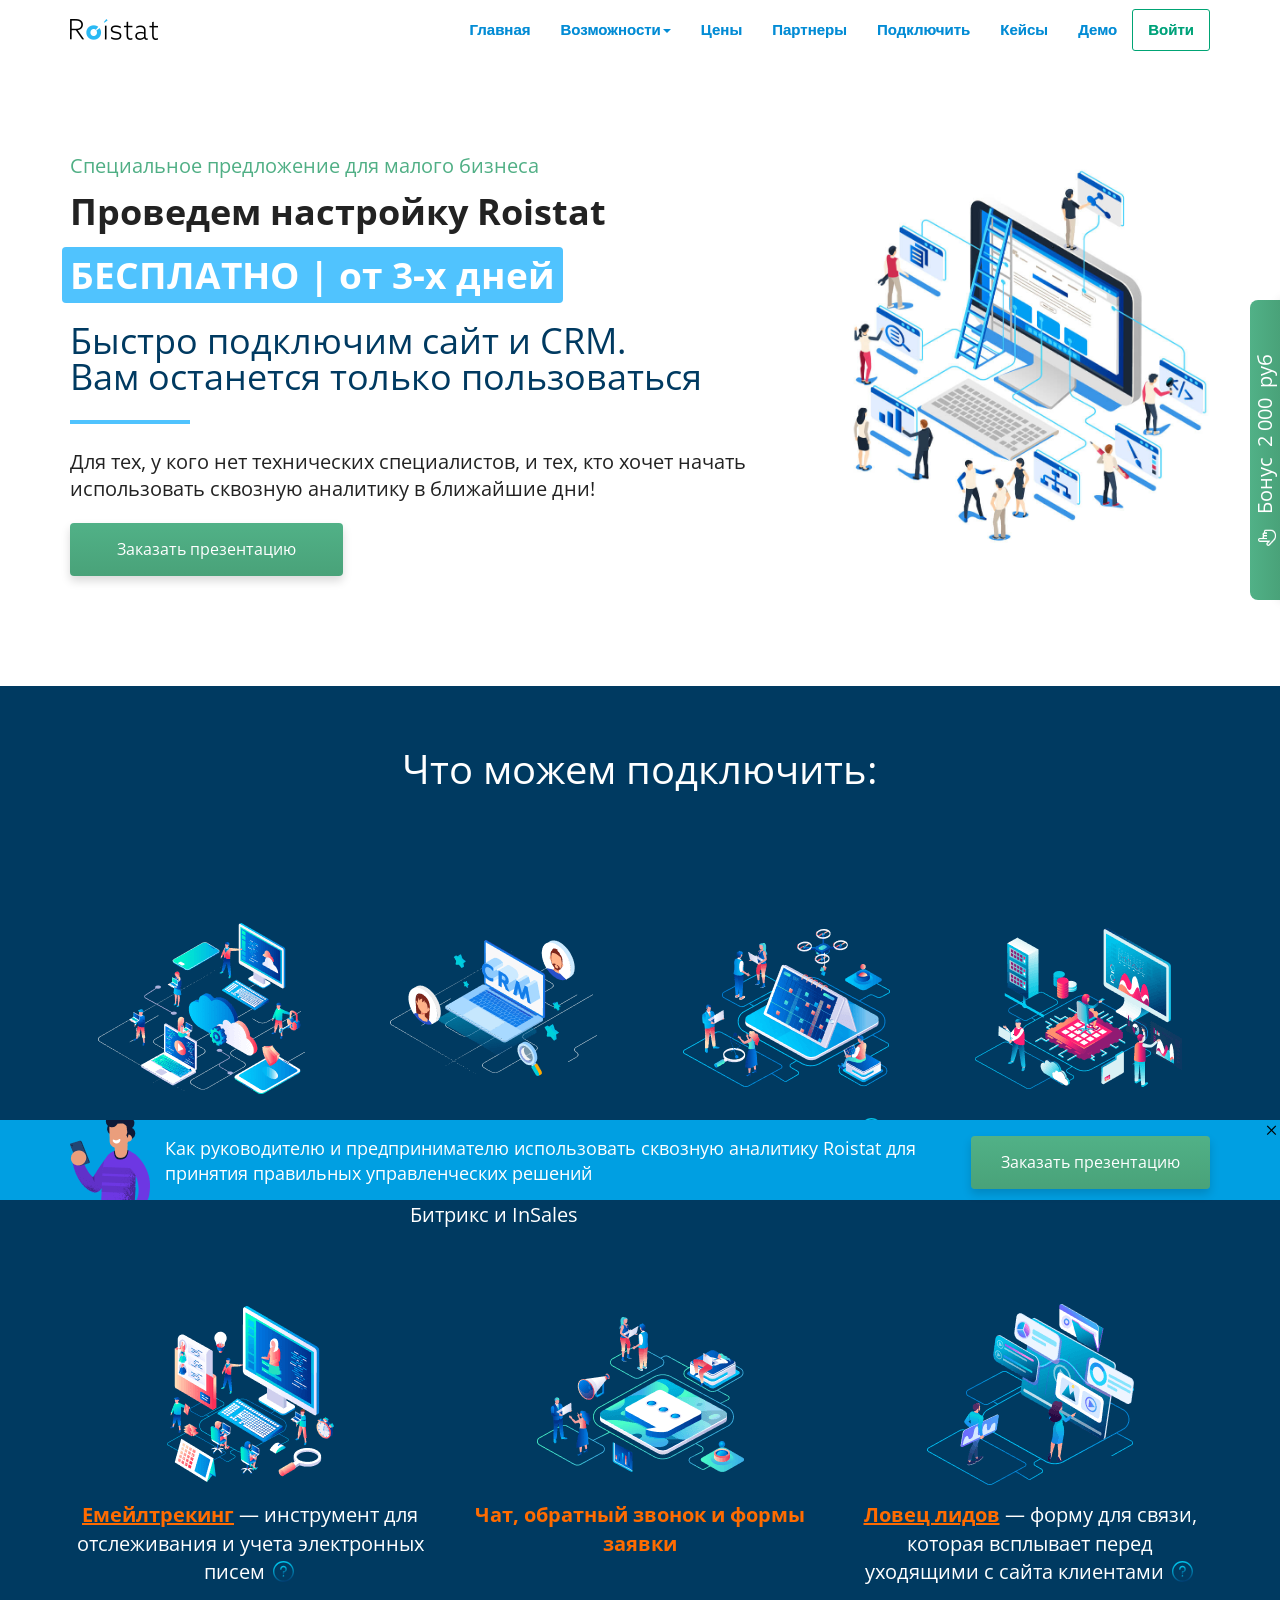
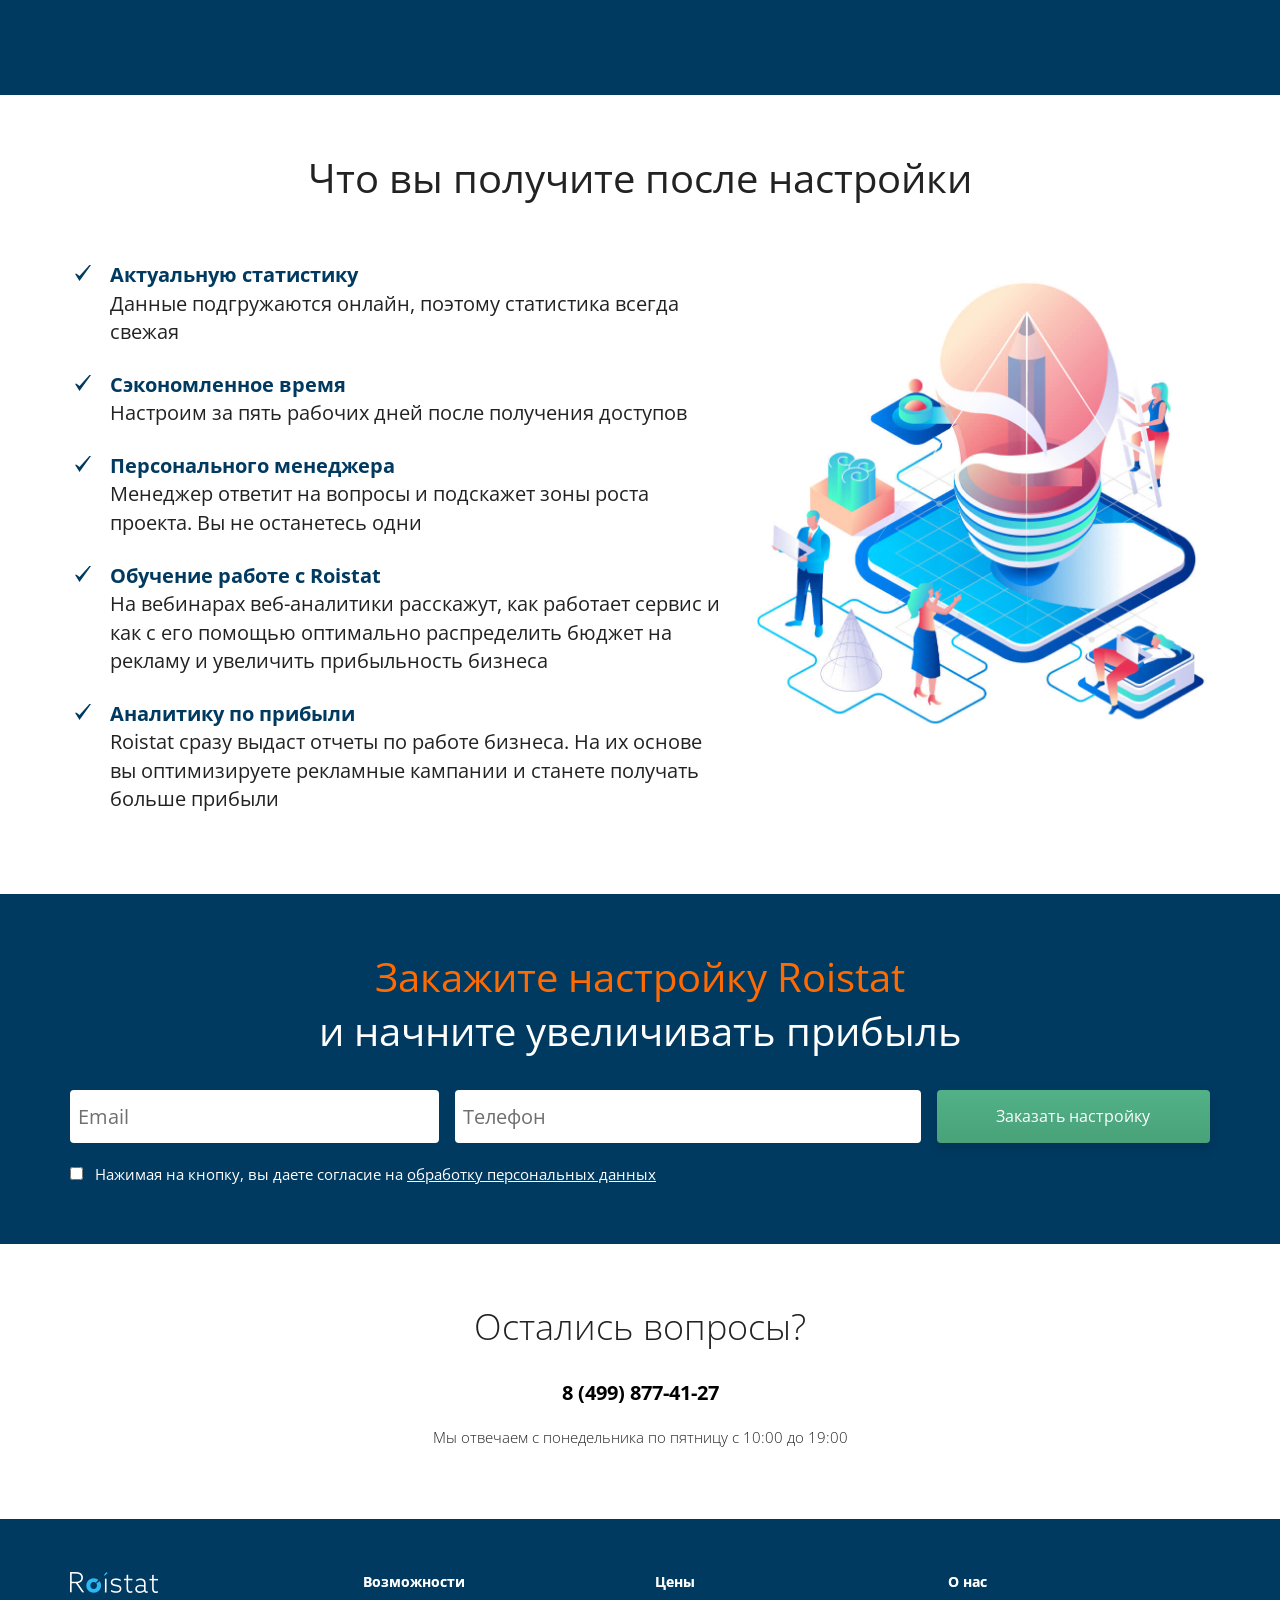
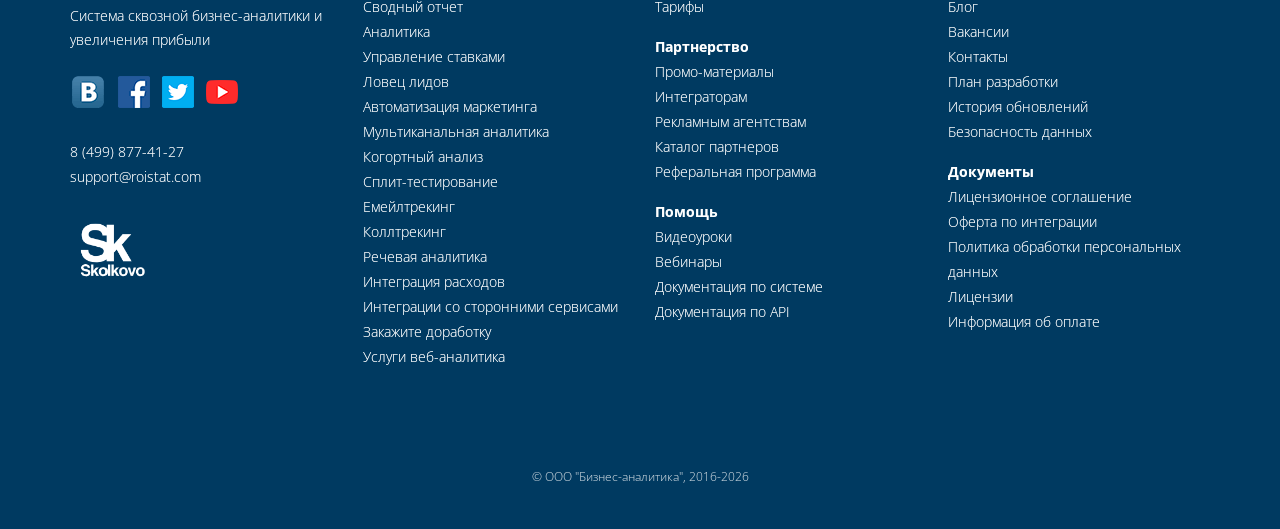
<file: index.html>
<!doctype html>
<html lang="ru">
<head>
	<meta charset="utf-8">
	<meta http-equiv="X-UA-Compatible" content="IE=edge,chrome=1">
	<title>Базовая интеграция Roistat c СRM</title>
	<meta name="description" content="Как подключить Roistat и CRM без специалистов максимально быстро и получить актуальную аналитику по продажам">
	<meta name="viewport" content="width=device-width, initial-scale=1">
	<link rel="shortcut icon" href="favicon.ico" type="image/x-icon">
	<link href="https://fonts.googleapis.com/css?family=Open+Sans:600,400,300&subset=latin,cyrillic-ext" rel="stylesheet">
	<link rel="stylesheet" href="css/vendor/bootstrap.min.css">
	<link rel="stylesheet" href="css/libs/modal.css">
	<link rel="stylesheet" href="css/main.css">
</head>
<body>
<div class="overlay js-overlay"></div>

<div class="rs-modal js-modal">
	<div class="close js-close-modal">
		<i class="x fa fa-times" aria-hidden="true"></i>
	</div>
	<h3 class="rs-modal__title js-modal__title"></h3>
	<form class="js-form">
		<div class="input-group">
			<input class="form__input js-form-input js-name" type="text" maxlength="60"  placeholder="Ваше имя" name="formParams[full_name]" value="">
		</div>
		<div class="input-group">
			<input class="form__input js-form-input js-email" type="email" maxlength="60"  placeholder="Ваш E-mail" name="formParams[email]" value="">
		</div>
		<div class="input-group">
			<input class="form__input js-form-input phone__input js-phone" type="tel" maxlength="60"  placeholder="Ваш телефон" name="formParams[phone]" value="">
			<div class="flag-container js-flag-container">
				<img class="country-image js-country-image" src="img/rus.svg" alt="Russia">
			</div>
			<div class="dropdown js-dropdown hide">
				<ul class="country-list">
					<li class="country-item js-country-item" data-country="belarus">
						<div class="flag belarus"></div>
						<span class="country-name">Belarus (Беларусь)</span>
						<span class="country-phone-code">+375</span>
					</li>
					<li class="country-item js-country-item" data-country="kazakhstan">
						<div class="flag kazakhstan"></div>
						<span class="country-name">Kazakhstan (Казахстан)</span>
						<span class="country-phone-code">+7</span>
					</li>
					<li class="country-item js-country-item" data-country="russia">
						<div class="flag russia"></div>
						<span class="country-name">Russia (Россия)</span>
						<span class="country-phone-code">+7</span>
					</li>
					<li class="country-item js-country-item" data-country="ukraine">
						<div class="flag ukraine"></div>
						<span class="country-name">Ukraine (Украина)</span>
						<span class="country-phone-code">+380</span>
					</li>
				</ul>
			</div>
		</div>
		<button class="btn submit js-submit" type="submit"></button>
		<div class="checkbox js-checkbox">
			<input class="checkbox__input js-checkbox__input" id="check" type="checkbox">
			<label for="check">Отправляя сведения через электронную форму, вы соглашаетесь с условиями <a class="checkbox-link js-checkbox__link" href="/ru/privacy">оферты</a>, даете согласие на обработку персональных данных, их сбор, хранение и передвчу третьим лицам представленной вами информации на условиях <a class="checkbox-link js-checkbox__link" href="/ru/license/integration">Политики обработки персональных данных</a></label>
		</div>
		<input type="hidden" id="1301595dcac97f1689d" name="__gc__internal__form__helper" class="__gc__internal__form__helper" value="">
		<input type="hidden" id="1301595dcac97f1689dref" name="__gc__internal__form__helper_ref" class="__gc__internal__form__helper_ref" value="">
		<input type="hidden" name="requestTime" value="1573570943">
		<input type="hidden" name="requestSimpleSign" value="08caa1a9f842d72c41dda9ce7ab56776">
		<input type="hidden" name="isHtmlWidget" value="1"/>

		<span id="gccounterImgContainer"></span>
	</form>
	<div class="answer js-answer">
		<img class="answer-image js-answer-image">
		<p class="answer-text js-answer-text"></p>
	</div>
</div>

<div class="navbar js-navbar navbar-fixed-top navbar-default navbar-top">
	<div class="container navbar-container">
		<div class="navbar-header">
			<button type="button" class="navbar-toggle collapsed" data-toggle="collapse" data-target="#navbar" aria-expanded="false" aria-controls="navbar">
				<span class="sr-only">Toggle navigation</span>
				<span class="icon-bar"></span>
				<span class="icon-bar"></span>
				<span class="icon-bar"></span>
			</button>
			<div class="navbar-brand js-target-button">
				<a class="navbar-logo" href="/ru/">
					<img src="img/logo_black.png" alt="Roistat">
				</a>
			</div>
		</div>

		<div id="navbar" class="collapse navbar-collapse navbar-right" aria-expanded="false">
			<ul class="nav navbar-nav js-nav-pjax">
				<li class="hidden-sm"><a href="/ru/">Главная</a></li>
				<li class="dropdown">
					<a href="#" class="dropdown-toggle" data-toggle="dropdown" role="button" aria-haspopup="true" aria-expanded="false">Возможности<span class="caret"></span></a>
					<ul class="dropdown-menu">
						<li><a href="/ru/features/dashboard">Сводный отчет</a></li>
						<li><a href="/ru/features/analytics">Аналитика</a></li>
						<li><a href="/ru/features/bid-manager">Управление ставками</a></li>
						<li><a href="/ru/features/lead-hunter">Ловец лидов</a></li>
						<li><a href="/ru/features/automation">Автоматизация маркетинга</a></li>
						<li><a href="/ru/features/multi-channel-analytics">Мультиканальная аналитика</a></li>
						<li><a href="/ru/features/cohorts">Когортный анализ</a></li>
						<li><a href="/ru/features/split-testing">Сплит-тестирование</a></li>
						<li><a href="/ru/features/emailtracking">Емейлтрекинг</a></li>
						<li><a href="/ru/features/calltracking">Коллтрекинг</a></li>
						<li><a href="/ru/features/speech-analytics">Речевая аналитика</a></li>
						<li><a href="/ru/features/marketing-channels">Интеграция расходов</a></li>
						<li><a href="/ru/features/integrations">Интеграции со сторонними сервисами</a></li>
						<li><a href="/ru/features/feature-request">Закажите доработку</a></li>
						<li><a href="/ru/features/audit">Услуги веб-аналитика</a></li>
					</ul>
				</li>
				<li><a href="/ru/price">Цены</a></li>
				<li><a href="/ru/partners/referral">Партнеры</a></li>
				<li class="hidden-md hidden-sm"><a href="/ru/connection">Подключить</a></li>
				<li class="hidden-sm"><a href="https://roistat.com/ru/blog/category/keysy" target="_blank">Кейсы</a></li>
				<li class="hidden-sm"><a href="https://cloud.roistat.com/user/register?demo=1&tags=199&lang=ru" class="js-generate-link js-target-button">Демо</a></li>
				<li><a href="https://cloud.roistat.com/user/login?tags=199&lang=ru" class="js-generate-link navbar-nav__reg-button border js-target-button">Войти</a></li>
			</ul>
		</div>
	</div>
</div>

<div class="article">
	<div class="titles">
		<div class="container">
			<div class="row">
				<div class="col-sm-8 titles__text-block">
					<span class="titles__subtitle">Специальное предложение для малого бизнеса</span>
					<h1 class="titles__title">Проведем настройку Roistat</h1>
					<span class="titles__price">БЕСПЛАТНО | от 3-х дней</span>
					<span class="titles__description">Быстро подключим сайт и&nbsp;CRM. Вам&nbsp;останется только пользоваться</span>
					<p>Для тех, у кого нет технических специалистов, и тех, кто  хочет начать использовать сквозную аналитику в ближайшие дни!</p>
					<div class="titles__button-block">
						<button class="js-open-modal">Заказать презентацию</button>
					</div>
				</div>
				<div class="col-sm-4">
					<div class="titles__bg">
						<img src="img/imac.jpg" alt="background">
					</div>
				</div>
			</div>
		</div>
	</div>

	<div class="product-cards bluebg">
		<div class="container">
			<h2>Что можем подключить:</h2>
			<div class="row product-cards__items">
				<div class="product-cards__item product-cards-item col-sm-3">
					<div class="product-cards-item__imgbl display-table">
						<div class="display-tablecell">
							<img src="img/sites.png" alt="sites">
						</div>
					</div>
					<div class="product-cards-item__text-block">
						<span class="product-cards-item__text-block_orange">Сайты</span><span class="product-cards-item__text-block_white"> — самописные, созданные с помощью конструктора или CMS</span>
					</div>
				</div>
				<div class="product-cards__item product-cards-item col-sm-3">
					<div class="product-cards-item__imgbl display-table">
						<div class="display-tablecell">
							<img src="img/crm.png" alt="CRM">
						</div>
					</div>
					<div class="product-cards-item__text-block">
						<span class="product-cards-item__text-block_orange">CRM:</span><span class="product-cards-item__text-block_white"> Битрикс24, amoCRM, RetailCRM, МойСклад, Мегаплан, 1С-Битрикс и InSales</span>
					</div>
				</div>
				<div class="product-cards-item product-cards-item col-sm-3">
					<div class="product-cards-item__imgbl display-table">
						<div class="display-tablecell">
							<img src="img/googtables.png" alt="Google tables">
						</div>
					</div>
					<div class="product-cards-item__text-block">
						<span class="product-cards-item__text-block_orange">Google таблицы</span><span class="product-cards-item__text-block_white"></span>
						<div class="help">
							<span class="help-text help-text_right">Решение подойдет, если вы не&nbsp;ведете учет заявок в&nbsp;CRM или&nbsp;CMS.</span>
						</div>
					</div>
				</div>
				<div class="product-cards__item product-cards-item col-sm-3">
					<div class="product-cards-item__imgbl display-table">
						<div class="display-tablecell">
							<img src="img/calltrack.png" alt="Calltracking">
						</div>
					</div>
					<div class="product-cards-item__text-block">
						<span class="product-cards-item__text-block_orange"><a href="/ru/features/calltracking">Коллтрекинг</a></span><span class="product-cards-item__text-block_white"> — систему аналитики источников звонков</span>
						<div class="help">
							<span class="help-text help-text_right">Рекомендуем подключить, если более 15% обращений поступает по&nbsp;звонкам.</span>
						</div>
					</div>
				</div>
				<div class="product-cards__item product-cards-item col-sm-4">
					<div class="product-cards-item__imgbl display-table">
						<div class="display-tablecell">
							<img src="img/emailtrack.png" alt="Emailtracking">
						</div>
					</div>
					<div class="product-cards-item__text-block">
						<span class="product-cards-item__text-block_orange"><a href="/ru/features/emailtracking">Емейлтрекинг</a></span><span class="product-cards-item__text-block_white"> — инструмент для отслеживания и учета электронных писем</span>
						<div class="help">
							<span class="help-text help-text_right">Необходим для компании, в&nbsp;которой клиенты предпочитают оставлять заявки по&nbsp;электронной почте.</span>
						</div>
					</div>
				</div>
				<div class="product-cards__item product-cards-item col-sm-4">
					<div class="product-cards-item__imgbl display-table">
						<div class="display-tablecell">
							<img src="img/chat.png" alt="Chat">
						</div>
					</div>
					<div class="product-cards-item__text-block">
						<span class="product-cards-item__text-block_orange">Чат, обратный звонок и формы заявки</span><span class="product-cards-item__text-block_white"></span>
					</div>
				</div>
				<div class="product-cards__item product-cards-item col-sm-4">
					<div class="product-cards-item__imgbl display-table">
						<div class="display-tablecell">
							<img src="img/lovets.png" alt="Lead hunter">
						</div>
					</div>
					<div class="product-cards-item__text-block">
						<span class="product-cards-item__text-block_orange"><a href="/ru/features/lead-hunter">Ловец лидов</a></span><span class="product-cards-item__text-block_white"> — форму для связи, которая всплывает перед уходящими с сайта клиентами</span>
						<div class="help">
							<span class="help-text help-text_right">Вернет вам 7% клиентов, уходящих с&nbsp;сайта</span>
						</div>
					</div>
				</div>
			</div>
		</div>
	</div>

	<div class="vantage-list">
		<div class="container">
			<h2>Что вы получите после настройки</h2>
		</div>
		<div class="container">
			<div class="row">
				<div class="col-sm-7">
					<ul class="vantage-list__list">
						<li class="vantage-list__item vantage-listitem">
							<span class="vantage-list__item_head">Актуальную статистику</span>
							<p class="vantage-listitem_text">Данные подгружаются онлайн, поэтому статистика всегда свежая</p>
						</li>
						<li class="vantage-list__item vantage-listitem">
							<span class="vantage-list__item_head">Сэкономленное время</span>
							<p class="vantage-listitem_text">Настроим за пять рабочих дней после получения доступов</p>
						</li>
						<li class="vantage-list__item vantage-listitem">
							<span class="vantage-list__item_head">Персонального менеджера</span>
							<p class="vantage-listitem_text">Менеджер ответит на вопросы и подскажет зоны роста проекта. Вы не останетесь одни</p>
						</li>
						<li class="vantage-list__item vantage-listitem">
							<span class="vantage-list__item_head">Обучение работе с Roistat</span>
							<p class="vantage-listitem_text">На вебинарах веб-аналитики расскажут, как работает сервис и как с его помощью оптимально распределить бюджет на рекламу и увеличить прибыльность бизнеса</p>
						</li>
						<li class="vantage-list__item vantage-listitem">
							<span class="vantage-list__item_head">Аналитику по прибыли</span>
							<p class="vantage-listitem_text">Roistat сразу выдаст отчеты по работе бизнеса. На их основе вы оптимизируете рекламные кампании и станете получать больше прибыли</p>
						</li>
					</ul>
				</div>
				<div class="col-sm-5">
					<div class="vantage-list__bg">
						<img src="img/lamp.jpg" alt="background">
					</div>
				</div>
			</div>
		</div>
	</div>

	<div class="form-block bluebg">
		<div class="container">
			<h2><span class="orange">Закажите настройку Roistat</span><br>и начните увеличивать прибыль</h2>
			<form data-action="https://roistat.com/ml/leadhunter/scripts/send.php" class="form-block__form">
				<div class="row">
					<div class="col-sm-4">
						<input class="js-input-email type-text" type="text" name="email" placeholder="Email">
					</div>
					<div class="col-sm-5">
						<input class="js-input-phone type-text" type="text" name="number" placeholder="Телефон">
					</div>
					<div class="col-sm-3">
						<button class="js-submit-data type-text" type="submit">Заказать настройку</button>
					</div>
				</div>
				<div class="form-block__agreecheck">
					<input id="agreecheck" type="checkbox" class="agreecheck checkbox__input js-checkbox__input">
					<label for="agreecheck">Нажимая на кнопку, вы даете согласие на <a href="/ru/license/integration">обработку персональных данных</a></label>
				</div>
				<p class="answer js-answer"></p>
			</form>
		</div>
	</div>

	<div class="js-bottom-block bottom-block closed">
		<div class="x js-closeblock closeblock"></div>
		<div class="container">
			<div class="row">
				<div class="col-sm-9">
					<p>Как руководителю и предпринимателю использовать сквозную аналитику Roistat для принятия правильных управленческих решений</p>
				</div>
				<div class="col-sm-3">
					<div class="bottom-block__button-block">
						<button class="js-open-modal">Заказать презентацию</button>
					</div>
				</div>
			</div>
		</div>
	</div>

	<div class="side-block js-side-block">
		<div class="side-block__label js-side-block-label"><img src="img/pointer.png" class="pointer" alt="pointer">Бонус&ensp;2 000&ensp;руб</div>
		<div class="formobile">
			<span class="side-block__text-block">Узнайте больше о Базовой настройке в <span class="green">WhastApp</span></span>
			<div class="whatsapp-button-block">
				<a href="https://myautobot.ru/l/qfo00bd" class="js-target-button button">2 000&ensp;руб. на аналитику<img src="img/waicon.png" class="waicon" alt="whatsapp"></a>
				<p>В 1 клик в <a href="https://myautobot.ru/l/qfo00bd" class="green">WhatsApp</a></p>
			</div>
		</div>
		<div class="fordesktop">
			<span class="side-block__text-block">Сканируйте QR-код, чтобы узнать больше о Базовой настройке</span>
			<div class="qrcode-block"><img src="img/qr-code.gif" alt="qr-code"></div>
			<p>В 1 клик в <span class="green">WhatsApp</span></p>
		</div>
	</div>
</div>

<div class="got-any-questions" class="text-center">
	<div class="container">
		<h2>Остались вопросы?</h2>
		<div class="linkblock"><a href="tel:+74998774127" class="roistat-phone tel">8 (499) 877-41-27</a></div>
		<p>Мы отвечаем с понедельника по пятницу с 10:00 до 19:00</p>
	</div>
</div>

<div class="footer with-copyright">
	<div class="container">
		<div class="row">
			<div class="col-md-3 col-xs-6">
				<img src="img/logo_transparent.png" alt="Roistat - Система сквозной бизнес-аналитики и увеличения прибыли"><br>
				<p class="footer__underlogo">Система сквозной бизнес-аналитики и увеличения прибыли</p>

				<div class="footer__social">
					<a target="_blank" href="https://vk.com/roistat"><i class="icon40 i53"></i></a>
					<a target="_blank" href="https://www.facebook.com/roistat"><i class="icon40 i13"></i></a>
					<a target="_blank" href="https://twitter.com/roistatcom"><i class="icon40 i43"></i></a>
					<a target="_blank" href="https://www.youtube.com/c/roistatcom"><i class="icon40 i23"></i></a>
				</div>

				<div class="footer__contacts">
					<a class="roistat-phone" href="tel:+74998774127">8 (499) 877-41-27</a><br>
					<a href="mailto:support@roistat.com">support@roistat.com</a>
				</div>
				
				<div class="footer__links">
					<a href="https://sk.ru" rel="nofollow">
						<img class="sk-logo" src="img/skolkovo.png" alt="skolkovo">
					</a>
					<iframe id='frame-duns' class="frame-duns" src='https://dunsregistered.dnb.com/SealAuthentication.aspx?Cid=1' width='114px' height='97px' frameborder='0' scrolling='no' allowtransparency='true' ></iframe>
				</div>
			</div>

			<div class="col-md-3 col-xs-6">
				<span class="footer__list-header">Возможности</span>
				<ul class="footer__list">
					<li><a href="/ru/features/dashboard">Сводный отчет</a></li>
					<li><a href="/ru/features/analytics">Аналитика</a></li>
					<li><a href="/ru/features/bid-manager">Управление ставками</a></li>
					<li><a href="/ru/features/lead-hunter">Ловец лидов</a></li>
					<li><a href="/ru/features/automation">Автоматизация маркетинга</a></li>
					<li><a href="/ru/features/multi-channel-analytics">Мультиканальная аналитика</a></li>
					<li><a href="/ru/features/cohorts">Когортный анализ</a></li>
					<li><a href="/ru/features/split-testing">Сплит-тестирование</a></li>
					<li><a href="/ru/features/emailtracking">Емейлтрекинг</a></li>
					<li><a href="/ru/features/calltracking">Коллтрекинг</a></li>
					<li><a href="/ru/features/speech-analytics">Речевая аналитика</a></li>
					<li><a href="/ru/features/marketing-channels">Интеграция расходов</a></li>
					<li><a href="/ru/features/integrations">Интеграции со сторонними сервисами</a></li>
					<li><a href="/ru/features/feature-request">Закажите доработку</a></li>
					<li><a href="/ru/features/audit">Услуги веб-аналитика</a></li>
				</ul>
			</div>

			<div class="col-md-3 col-xs-6 footer-xs-clear">
				<span class="footer__list-header">Цены</span>
				<ul class="footer__list">
					<li><a href="/ru/price">Тарифы</a></li>
				</ul>

				<span class="footer__list-header">Партнерство</span>
				<ul class="footer__list">
					<li><a href="/ru/promo">Промо-материалы</a></li>
					<li><a href="/ru/partners/integrator">Интеграторам</a></li>
					<li><a href="/ru/partners/agency">Рекламным агентствам</a></li>
					<li><a href="/ru/partners/marketplace">Каталог партнеров</a></li>
					<li><a href="/ru/partners/referral">Реферальная программа</a></li>
				</ul>

				<span class="footer__list-header">Помощь</span>
				<ul class="footer__list">
					<li><a target="_blank" href="https://www.youtube.com/channel/UCP-9hs-OHYoTh4fNHJ6XvEA/videos">Видеоуроки</a></li>
					<li><a target="_blank" href="/ru/features/webinar">Вебинары</a></li>
					<li><a target="_blank" href="https://help.roistat.com/pages/viewpage.action?pageId=360908">Документация по системе</a></li>
					<li><a target="_blank" href="https://roistat.api-docs.io">Документация по API</a></li>
				</ul>
			</div>

			<div class="col-md-3 col-xs-6">
				<span class="footer__list-header">О нас</span>
				<ul class="footer__list">
					<li><a target="_blank" href="https://roistat.com/ru/blog/">Блог</a></li>
					<li><a href="/ru/vacancy">Вакансии</a></li>
					<li><a href="/ru/contacts">Контакты</a></li>
					<li><a href="/ru/roadmap">План разработки</a></li>
					<li><a href="/ru/changelog">История обновлений</a></li>
					<li><a href="/ru/security">Безопасность данных</a></li>
				</ul>

				<span class="footer__list-header">Документы</span>
				<ul class="footer__list">
					<li><a href="/ru/license">Лицензионное соглашение</a></li>
					<li><a href="/ru/license/integration">Оферта по интеграции</a></li>
					<li><a href="/ru/privacy">Политика обработки персональных данных</a></li>
					<li><a href="/ru/documents">Лицензии</a></li>
					<li><a href="/ru/payment-info">Информация об оплате</a></li>
				</ul>
			</div>
		</div>

		<div class="row copyright">
			<span>© ООО "Бизнес-аналитика", 2016-<span class="js-current-year"></span></span>
		</div>
	</div>
</div>

<script src="js/vendor/jquery-3.1.1.min.js"></script>
<script src="js/vendor/bootstrap.min.js"></script>
<script src="js/vendor/inputmask.min.js"></script>
<script src="js/libs/utils.js"></script>
<script src="js/main.js"></script>
<script>
	!function(f,b,e,v,n,t,s) {
	    if(f.fbq)return;n=f.fbq=function () {
	        n.callMethod?
	        n.callMethod.apply(n,arguments):n.queue.push(arguments)};
	        if(!f._fbq)f._fbq=n;n.push=n;n.loaded=!0;n.version='2.0';
	        n.queue=[];t=b.createElement(e);t.async=!0;
	        t.src=v;s=b.getElementsByTagName(e)[0];
	        s.parentNode.insertBefore(t,s)}(window, document,'script',
	        'https://connect.facebook.net/en_US/fbevents.js');
	        fbq('init', '1860525404053913');

	(function(m,e,t,r,i,k,a){m[i]=m[i]||function(){(m[i].a=m[i].a||[]).push(arguments)}; m[i].l=1*new Date();k=e.createElement(t),a=e.getElementsByTagName(t)[0],k.async=1,k.src=r,a.parentNode.insertBefore(k,a)}) (window, document, "script", "https://mc.yandex.ru/metrika/tag.js", "ym"); ym(24840335, "init", { clickmap:true, trackLinks:true, accurateTrackBounce:true, webvisor:true, trackHash:true });

	(function(w, d, s, h, id) {
	    w.roistatProjectId = id; w.roistatHost = h;
	    var p = d.location.protocol == "https:" ? "https://" : "http://";
	    var u = /^.*roistat_visit=[^;]+(.*)?$/.test(d.cookie) ? "/dist/module.js" : "/api/site/1.0/"+id+"/init";
	    var js = d.createElement(s); js.charset="UTF-8"; js.async = 1; js.src = p+h+u; var js2 = d.getElementsByTagName(s)[0]; js2.parentNode.insertBefore(js, js2);
	})(window, document, 'script', 'cloud.roistat.com', '86ee03e4ba0f978620d7a0ee0e2e51dc');

	!function(){var t=document.createElement("script");t.type="text/javascript",t.async=!0,t.src="https://vk.com/js/api/openapi.js?162",t.onload=function(){VK.Retargeting.Init("VK-RTRG-412502-cCwct"),VK.Retargeting.Hit()},document.head.appendChild(t)}();

	(function(i,s,o,g,r,a,m){i['GoogleAnalyticsObject']=r;i[r]=i[r]||function(){(i[r].q=i[r].q||[]).push(arguments)},i[r].l=1*new Date();a=s.createElement(o), m=s.getElementsByTagName(o)[0];a.async=1;a.src=g;m.parentNode.insertBefore(a,m)})(window,document,'script','//www.google-analytics.com/analytics.js','ga');
	ga('create', 'UA-57887378-1', 'auto', {'allowLinker': true});
	ga('require', 'linker');
	ga('linker:autoLink', ['cloud.roistat.com'] );
	ga('send', 'pageview');
</script>
</body>
</html>
</file>
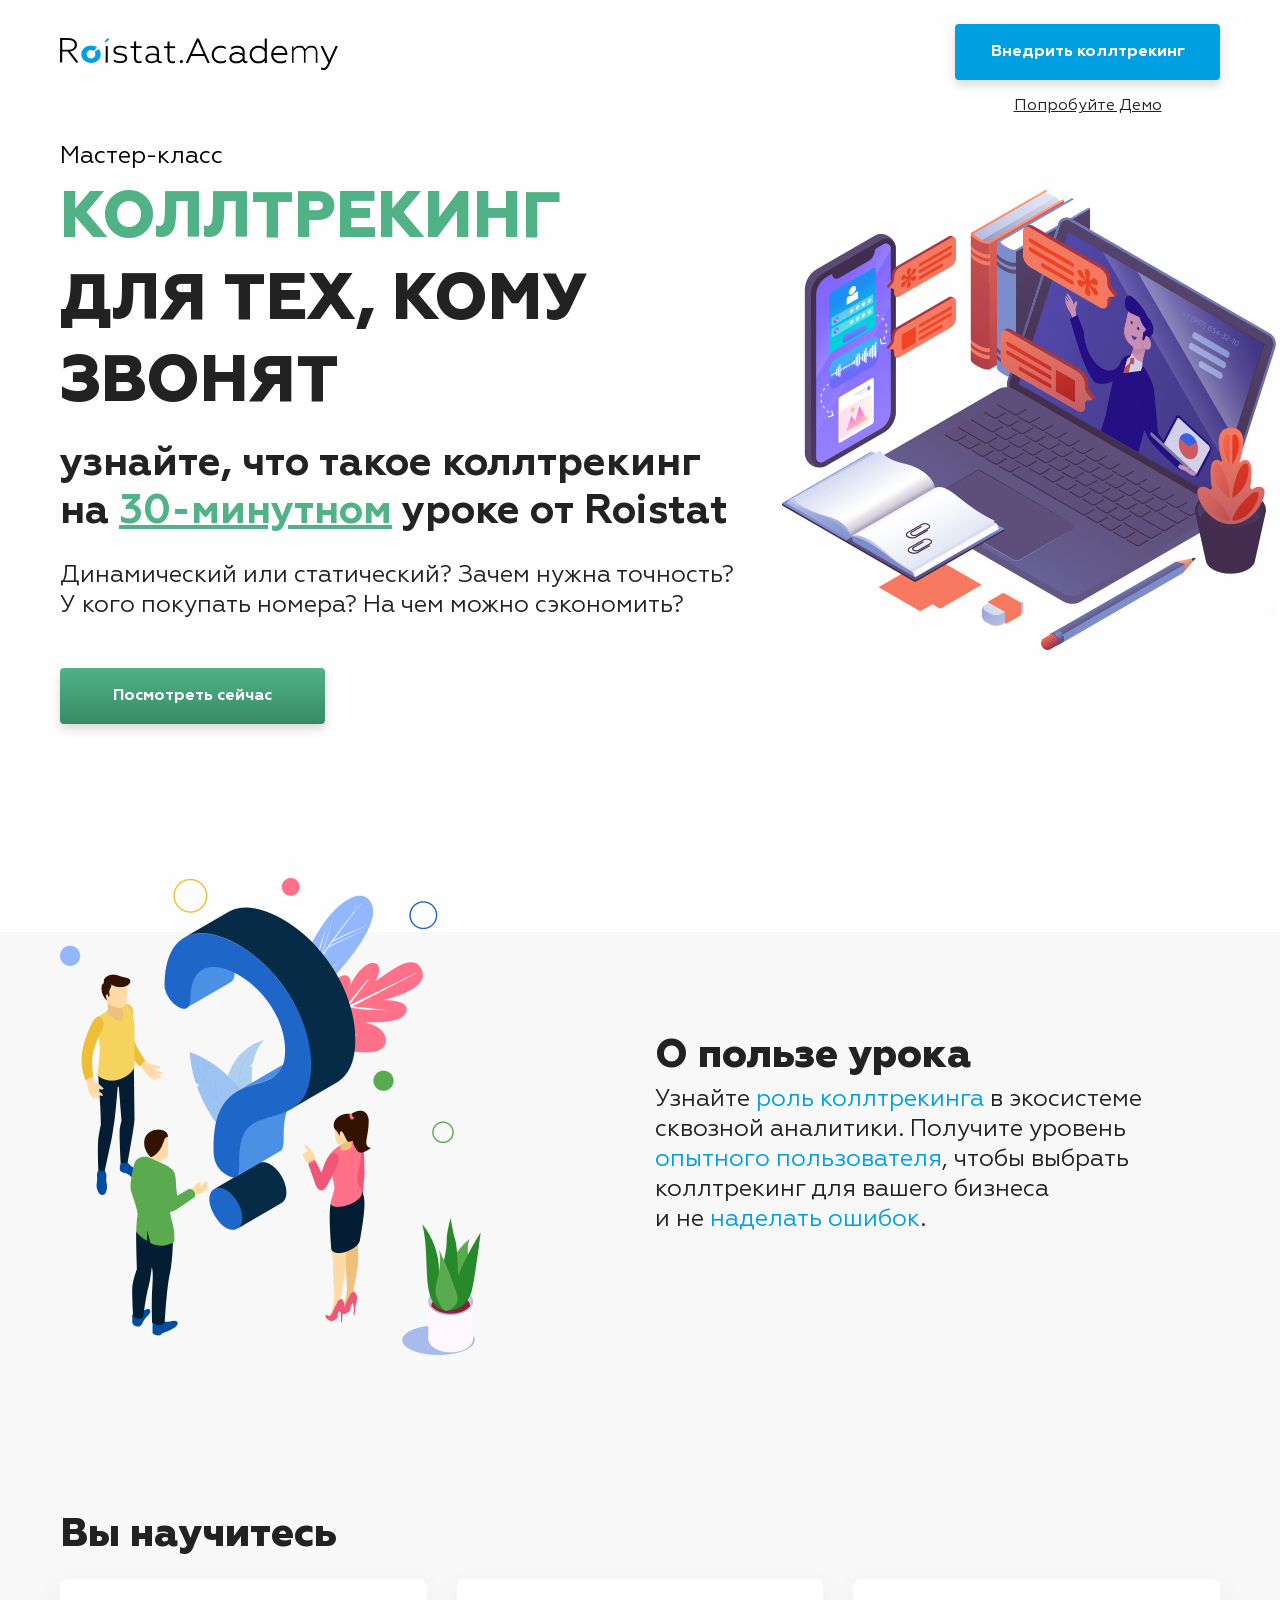
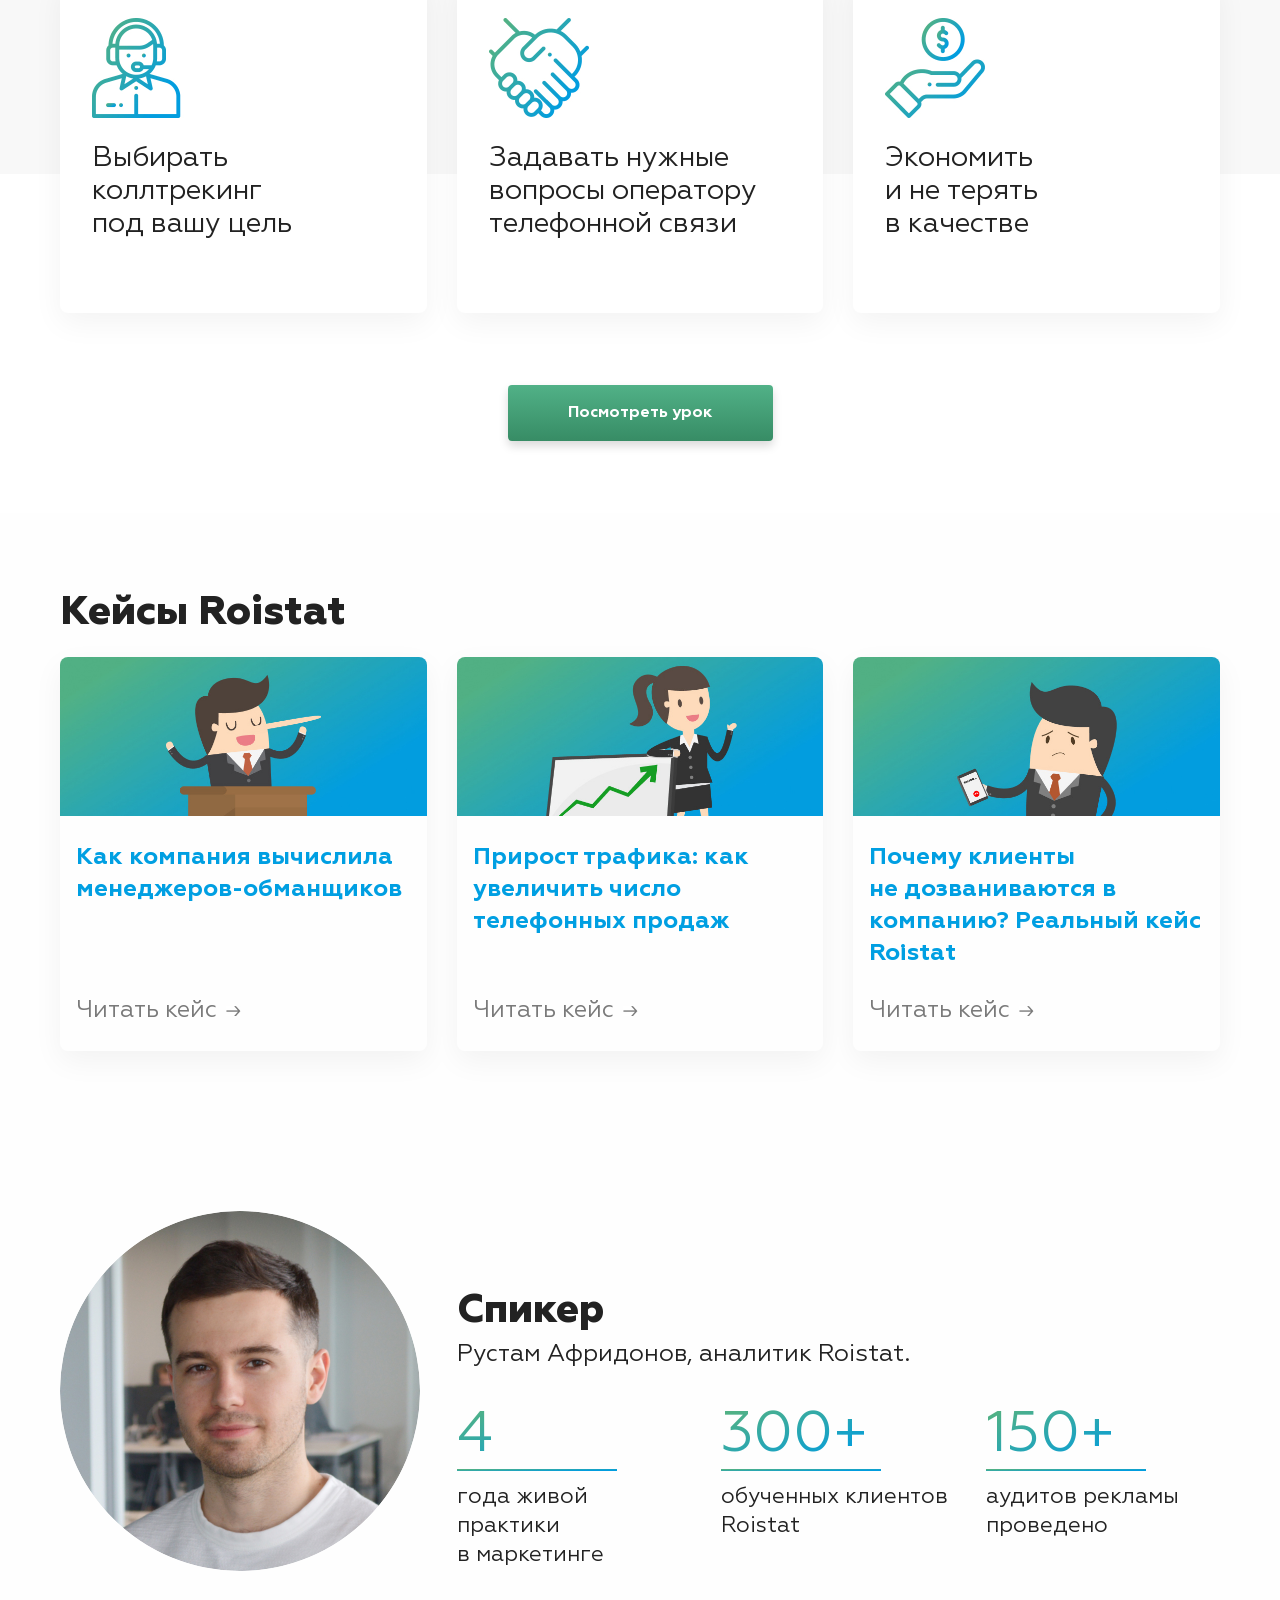
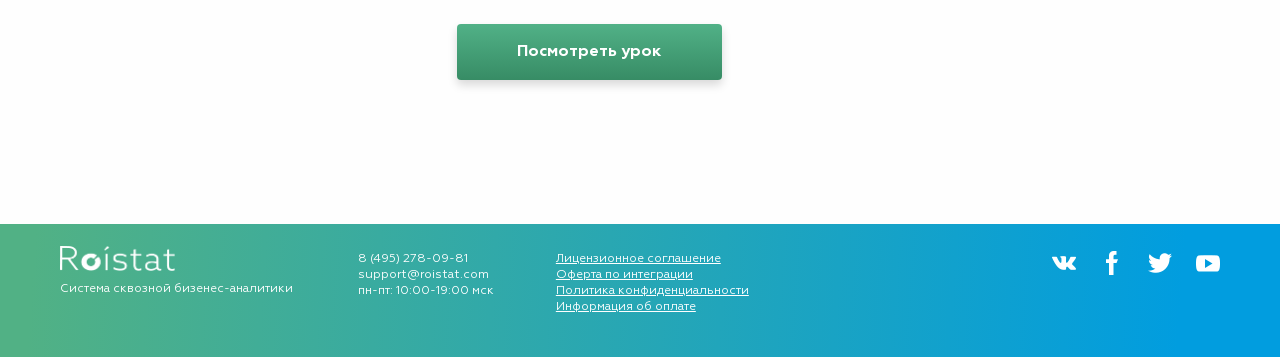
<file: calltracking-webinar/index.html>
<!doctype html>
<html lang="ru">
<head>
	<meta charset="utf-8">
	<meta http-equiv="X-UA-Compatible" content="IE=edge,chrome=1">
	<title>Мастер класс по коллтрекингу. Узнайте, как отслеживать звонки в аналитике.</title>
	<meta name="description" content="Коллтрекинг в сквозной аналитике. Узнайте, что такое динамический и статический коллтрекинг и как настроить эффективную систему отслеживания звонков.">
	<meta name="viewport" content="width=device-width, initial-scale=1">
	<link rel="shortcut icon" href="favicon.ico" type="image/x-icon">
	<link rel="stylesheet" href="fonts/Geometria/stylesheet.css">
	<link rel="stylesheet" href="css/libs/modal.css">
	<link rel="stylesheet" href="css/main.css">
</head>
<body>
<div class="overlay js-overlay"></div>

<div class="rs-modal js-modal">
	<div class="close js-close-modal">
		<i class="x fa fa-times" aria-hidden="true"></i>
	</div>
	<h3 class="rs-modal__title js-modal__title"></h3>
	<form class="js-form" action="https://edu.roistat.com/teach/control/lesson/view/id/102656854">
		<!-- <div class="input-group">
			<input class="form__input js-form-input js-name" type="text" maxlength="60"  placeholder="Ваше имя" name="formParams[full_name]" value="">
		</div> -->
		<div class="input-group">
			<input class="form__input js-form-input js-email" type="email" maxlength="60"  placeholder="Ваш E-mail" name="formParams[email]" value="">
		</div>
		<div class="input-group">
			<input class="form__input js-form-input phone__input js-phone" type="tel" maxlength="60"  placeholder="Ваш телефон" name="formParams[phone]" value="">
			<div class="flag-container js-flag-container">
				<img class="country-image js-country-image" src="img/rus.svg" alt="Russia">
			</div>
			<div class="dropdown js-dropdown hide">
				<ul class="country-list">
					<li class="country-item js-country-item" data-country="belarus">
						<div class="flag belarus"></div>
						<span class="country-name">Belarus (Беларусь)</span>
						<span class="country-phone-code">+375</span>
					</li>
					<li class="country-item js-country-item" data-country="kazakhstan">
						<div class="flag kazakhstan"></div>
						<span class="country-name">Kazakhstan (Казахстан)</span>
						<span class="country-phone-code">+7</span>
					</li>
					<li class="country-item js-country-item" data-country="russia">
						<div class="flag russia"></div>
						<span class="country-name">Russia (Россия)</span>
						<span class="country-phone-code">+7</span>
					</li>
					<li class="country-item js-country-item" data-country="ukraine">
						<div class="flag ukraine"></div>
						<span class="country-name">Ukraine (Украина)</span>
						<span class="country-phone-code">+380</span>
					</li>
				</ul>
			</div>
		</div>
		<button class="btn submit js-submit" type="submit"></button>
		<div class="checkbox js-checkbox">
			<input class="checkbox__input js-checkbox__input" id="check" type="checkbox">
			<label for="check">Отправляя сведения через электронную форму, вы соглашаетесь с условиями <a class="checkbox-link js-checkbox__link" href="https://roistat.com/ru/license">оферты</a>, даете согласие на обработку персональных данных, их сбор, хранение и передвчу третьим лицам представленной вами информации на условиях <a class="checkbox-link js-checkbox__link" href="https://roistat.com/ru/privacy">Политики обработки персональных данных</a></label>
		</div>
		<input type="hidden" id="1301595ddbefc67f45c" name="__gc__internal__form__helper" class="__gc__internal__form__helper" value="">
		<input type="hidden" id="1301595ddbefc67f45cref" name="__gc__internal__form__helper_ref" class="__gc__internal__form__helper_ref" value="">
		<input type="hidden" name="requestTime" value="1574694854">
		<input type="hidden" name="requestSimpleSign" value="2ce7a6d1c37a0dac11e9ce006f6b15d4">
		<input type="hidden" name="isHtmlWidget" value="1"/>

		<span id="gccounterImgContainer"></span>
	</form>
	<div class="answer js-answer">
		<img class="answer-image js-answer-image">
		<p class="answer-text js-answer-text"></p>
	</div>
</div>

<div class="header logo-button-header">
	<div class="container">
		<div class="logo-button-header__logo-block">
			<div class="logo-button-header__logo">
				<a target="_blank" href="https://roistat.com/">
					<img class="header__roistat-logo" src="img/logoroistat.png" alt="Academy.roistat logo">
				</a>
				<a href="https://academy.roistat.com/">
					<img class="header__academy-logo" src="img/logoacademy.png" alt="Academy.roistat logo">
				</a>
			</div>			
		</div>
		<div class="mobilehide logo-button-header__right-block">
			<div class="logo-button-header__button-block">
				<a target="_blank" href="https://roistat.com/ru/features/calltracking" class="js-target-button blue-button button">Внедрить коллтрекинг</a>
			</div>
			<div class="logo-button-header__link-block">
				<a target="_blank" href="https://cloud.roistat.com/user/register?demo=1&tags=156&lang=ru" class="js-open-modal-prezent logo-button-header__link js-generate-link js-target-button">Попробуйте Демо</a>
			</div>
		</div>
	</div>
</div>

<div class="article">
	<div class="section text-bgimg first-floor">
		<div class="container">
			<div class="row">
				<div class="col-sm-7">
					<div class="text-bgimg__text-block">
						<span class="text-bgimg__subtitle">Мастер-класс</span>
						<h1 class="text-bgimg__title"><span class="green">КОЛЛТРЕКИНГ</span> ДЛЯ&nbsp;ТЕХ, КОМУ ЗВОНЯТ</h1>
						<p class="text-bgimg__description">узнайте, что&nbsp;такое коллтрекинг на&nbsp;<span class="green">30-минутном</span> уроке от&nbsp;Roistat</p>
						<p class="text-bgimg__subdescription">Динамический или&nbsp;статический? Зачем нужна точность? У&nbsp;кого покупать номера? На&nbsp;чем можно сэкономить?</p>
						<div class="text-bgimg__buttonblock">
							<button class="js-target-button js-open-modal">Посмотреть сейчас</button>
						</div>
						<div class="mobileshow logo-button-header__right-block">
							<div class="logo-button-header__button-block">
								<a target="_blank" href="https://roistat.com/ru/features/calltracking" class="js-target-button blue-button button">Внедрить коллтрекинг</a>
							</div>
							<div class="logo-button-header__link-block">
								<a target="_blank" href="https://cloud.roistat.com/user/register?demo=1&tags=156&lang=ru" class="js-open-modal-prezent logo-button-header__link js-generate-link js-target-button">Попробуйте Демо</a>
							</div>
						</div>
					</div>
				</div>
				<div class="col-sm-5 mobilehide">
					<div class="text-bgimg__bg-block">
						<img class="floor1bg" src="img/fl1bg.jpg" alt="">
					</div>
				</div>
			</div>
		</div>
	</div>

	<div class="section bg_gray bgimg-text second-floor">
		<div class="container">
			<div class="row">
				<div class="col-sm-6">
					<div class="bgimg-text__bg-block">
						<img class="floor2bg" src="img/fl2bg.png" alt="">
					</div>
				</div>
				<div class="col-sm-6 bgimg-text__text-block">
					<h2>О пользе урока</h2>
					<p>Узнайте <span class="blue">роль коллтрекинга</span> в&nbsp;экосистеме сквозной аналитики. Получите уровень <span class="blue">опытного пользователя</span>, чтобы выбрать коллтрекинг для&nbsp;вашего бизнеса и&nbsp;не&nbsp;<span class="blue">наделать ошибок</span>.</p>
				</div>
			</div>

			<!-- <div class="bgimg-text__bg-block mobileshow">
				<img class="floor2bg" src="img/fl2bg.png" alt="">
			</div> -->
		</div>
	</div>

	<div class="section bg_half-gray you-will-learn">
		<div class="container">
			<h2>Вы научитесь</h2>
			<div class="row">
				<div class="col-sm-4">
					<div class="item-topimg-text">
						<div class="item-topimg-text__imgblock">
							<img src="img/operatorka.jpg" alt="operator">
						</div>
						<p class="item-topimg-text__text">Выбирать коллтрекинг под&nbsp;вашу цель</p>
					</div>
				</div>
				<div class="col-sm-4">
					<div class="item-topimg-text">
						<div class="item-topimg-text__imgblock">
							<img src="img/handshake.jpg" alt="handshake">
						</div>
						<p class="item-topimg-text__text">Задавать нужные вопросы оператору телефонной связи</p>
					</div>
				</div>
				<div class="col-sm-4">
					<div class="item-topimg-text">
						<div class="item-topimg-text__imgblock">
							<img src="img/money.jpg" alt="money">
						</div>
						<p class="item-topimg-text__text">Экономить и&nbsp;не&nbsp;терять в&nbsp;качестве</p>
					</div>
				</div>

			</div>
			<div class="button-block">
				<button class="js-target-button js-open-modal">Посмотреть урок</button>
			</div>
		</div>
	</div>

	<div class="section roistat-cases">
		<div class="container">
			<h2>Кейсы Roistat</h2>
			<div class="row">
				<div class="col-sm-4">
					<a target="_blank" href="https://roistat.com/ru/blog/neozhidannyy-kolltreking#case-one" class="item-topbgimg-text obman">
						<p class="item-topbgimg-text__text">Как компания вычислила менеджеров-обманщиков</p>
						<span class="item-topbgimg-text__link">Читать кейс</span>
					</a>
				</div>
				<div class="col-sm-4">
					<a target="_blank" href="https://roistat.com/ru/blog/prirost-telefonnih-prodaj" class="item-topbgimg-text rost">
						<p class="item-topbgimg-text__text">Прирост трафика: как увеличить число телефонных продаж</p>
						<span class="item-topbgimg-text__link">Читать кейс</span>
					</a>
				</div>
				<div class="col-sm-4">
					<a target="_blank" href="https://roistat.com/ru/blog/neozhidannyy-kolltreking#case-two" class="item-topbgimg-text nedozvon">
						<p class="item-topbgimg-text__text">Почему клиенты не&nbsp;дозваниваются в компанию? Реальный кейс Roistat</p>
						<span class="item-topbgimg-text__link">Читать кейс</span>
					</a>
				</div>
			</div>
		</div>
	</div>

	<div class="section speaker bgimg-text">
		<div class="container">
			<div class="row">
				<div class="col-sm-4">
					<img class="bgimg-text__porteait" src="img/rustam.jpg" alt="Рустам Афридонов">
				</div>
				<div class="col-sm-8 bgimg-text__text-block">
					<h2>Спикер</h2>
					<p>Рустам Афридонов, аналитик Roistat.</p>

					<div class="row item-topnumber-text-block">
						<div class="col-sm-4">
							<div class="item-topnumber-text">
								<span class="item-topnumber-text__number">4</span>
								<p class="item-topnumber-text__text">года живой практики в&nbsp;маркетинге</p>
							</div>
						</div>
						<div class="col-sm-4">
							<div class="item-topnumber-text">
								<span class="item-topnumber-text__number">300+</span>
								<p class="item-topnumber-text__text">обученных клиентов Roistat</p>
							</div>
						</div>
						<div class="col-sm-4">
							<div class="item-topnumber-text">
								<span class="item-topnumber-text__number">150+</span>
								<p class="item-topnumber-text__text">аудитов рекламы проведено</p>
							</div>
						</div>
					</div>

					<div class="buttonbl">
						<button class="js-target-button js-open-modal">Посмотреть урок</button>
					</div>
				</div>
			</div>
		</div>
	</div>
</div>

<div class="footer">
	<div class="container">
		<div class="row">
			<div class="col-sm-3">
				<div class="footer__logo">
					<img class="footer__roistat-logo" src="img/footerlogo.png" alt="Academy.roistat logo">
				</div>
				<p class="footer__underlogo">Система сквозной бизенес-аналитики</p>
			</div>
			<div class="col-sm-2">
				<p class="footer__contacts"><a href="tel:84952780981" class="footer__link">8 (495) 278-09-81</a><br><a href="mailto:support@roistat.com" class="footer__link">support@roistat.com</a><br>пн-пт: 10:00-19:00 мск</p>
			</div>
			<div class="col-sm-3">
				<ul class="footer__menu">
					<li><a target="_blank" href="https://roistat.com/ru/license">Лицензионное соглашение</a></li>
					<li><a target="_blank" href="https://roistat.com/ru/license/integration">Оферта по интеграции</a></li>
					<li><a target="_blank" href="https://roistat.com/ru/privacy">Политика конфиденциальности</a></li>
					<li><a target="_blank" href="https://roistat.com/ru/payment-info">Информация об оплате</a></li>
				</ul>
			</div>
			<div class="col-sm-4">
				<ul class="footer__socials">
					<li><a target="_blank" href="https://vk.com/roistat"><img src="img/vk.png" alt="vk"></a></li>
					<li><a target="_blank" href="https://www.facebook.com/roistat"><img src="img/fb.png" alt="facebook"></a></li>
					<li><a target="_blank" href="https://twitter.com/roistatcom"><img src="img/tw.png" alt="twitter"></a></li>
					<li><a target="_blank" href="https://www.youtube.com/c/roistatcom"><img src="img/yt.png" alt="youtube"></a></li>
				</ul>
			</div>
		</div>
	</div>
</div>

<!-- <div class="side-block js-side-block">
	<div class="side-block__label js-side-block-label"><img src="img/pointer.png" class="pointer" alt="pointer">Бонус&ensp;2 000&ensp;руб</div>
	<div class="formobile">
		<span class="side-block__text-block">Узнайте больше о Базовой настройке в <span class="green">WhastApp</span></span>
		<div class="whatsapp-button-block">
			<a href="https://myautobot.ru/l/qfo00bd" class="js-target-button button">2 000&ensp;руб. на аналитику<img src="img/waicon.png" class="waicon" alt="whatsapp"></a>
			<p>В 1 клик в <a href="https://myautobot.ru/l/qfo00bd" class="green">WhatsApp</a></p>
		</div>
	</div>
	<div class="fordesktop">
		<span class="side-block__text-block">Сканируйте QR-код, чтобы узнать больше о Базовой настройке</span>
		<div class="qrcode-block"><img src="img/qr-code.gif" alt="qr-code"></div>
		<p>В 1 клик в <span class="green">WhatsApp</span></p>
	</div>
</div> -->

<script src="js/vendor/jquery-3.1.1.min.js"></script>
<script src="js/vendor/inputmask.min.js"></script>
<script src="js/libs/utils.js"></script>
<script src="js/main.js"></script>
<script>
	!function(f,b,e,v,n,t,s) {
	    if(f.fbq)return;n=f.fbq=function () {
	        n.callMethod?
	        n.callMethod.apply(n,arguments):n.queue.push(arguments)};
	        if(!f._fbq)f._fbq=n;n.push=n;n.loaded=!0;n.version='2.0';
	        n.queue=[];t=b.createElement(e);t.async=!0;
	        t.src=v;s=b.getElementsByTagName(e)[0];
	        s.parentNode.insertBefore(t,s)}(window, document,'script',
	        'https://connect.facebook.net/en_US/fbevents.js');
	        fbq('init', '1860525404053913');

	(function(m,e,t,r,i,k,a){m[i]=m[i]||function(){(m[i].a=m[i].a||[]).push(arguments)}; m[i].l=1*new Date();k=e.createElement(t),a=e.getElementsByTagName(t)[0],k.async=1,k.src=r,a.parentNode.insertBefore(k,a)}) (window, document, "script", "https://mc.yandex.ru/metrika/tag.js", "ym"); ym(24840335, "init", { clickmap:true, trackLinks:true, accurateTrackBounce:true, webvisor:true, trackHash:true });

	(function(w, d, s, h, id) {
	    w.roistatProjectId = id; w.roistatHost = h;
	    var p = d.location.protocol == "https:" ? "https://" : "http://";
	    var u = /^.*roistat_visit=[^;]+(.*)?$/.test(d.cookie) ? "/dist/module.js" : "/api/site/1.0/"+id+"/init";
	    var js = d.createElement(s); js.charset="UTF-8"; js.async = 1; js.src = p+h+u; var js2 = d.getElementsByTagName(s)[0]; js2.parentNode.insertBefore(js, js2);
	})(window, document, 'script', 'cloud.roistat.com', '86ee03e4ba0f978620d7a0ee0e2e51dc');

	!function(){var t=document.createElement("script");t.type="text/javascript",t.async=!0,t.src="https://vk.com/js/api/openapi.js?162",t.onload=function(){VK.Retargeting.Init("VK-RTRG-412502-cCwct"),VK.Retargeting.Hit()},document.head.appendChild(t)}();

	(function(i,s,o,g,r,a,m){i['GoogleAnalyticsObject']=r;i[r]=i[r]||function(){(i[r].q=i[r].q||[]).push(arguments)},i[r].l=1*new Date();a=s.createElement(o), m=s.getElementsByTagName(o)[0];a.async=1;a.src=g;m.parentNode.insertBefore(a,m)})(window,document,'script','//www.google-analytics.com/analytics.js','ga');
	ga('create', 'UA-57887378-1', 'auto', {'allowLinker': true});
	ga('require', 'linker');
	ga('linker:autoLink', ['cloud.roistat.com'] );
	ga('send', 'pageview');
</script>
</body>
</html>
</file>
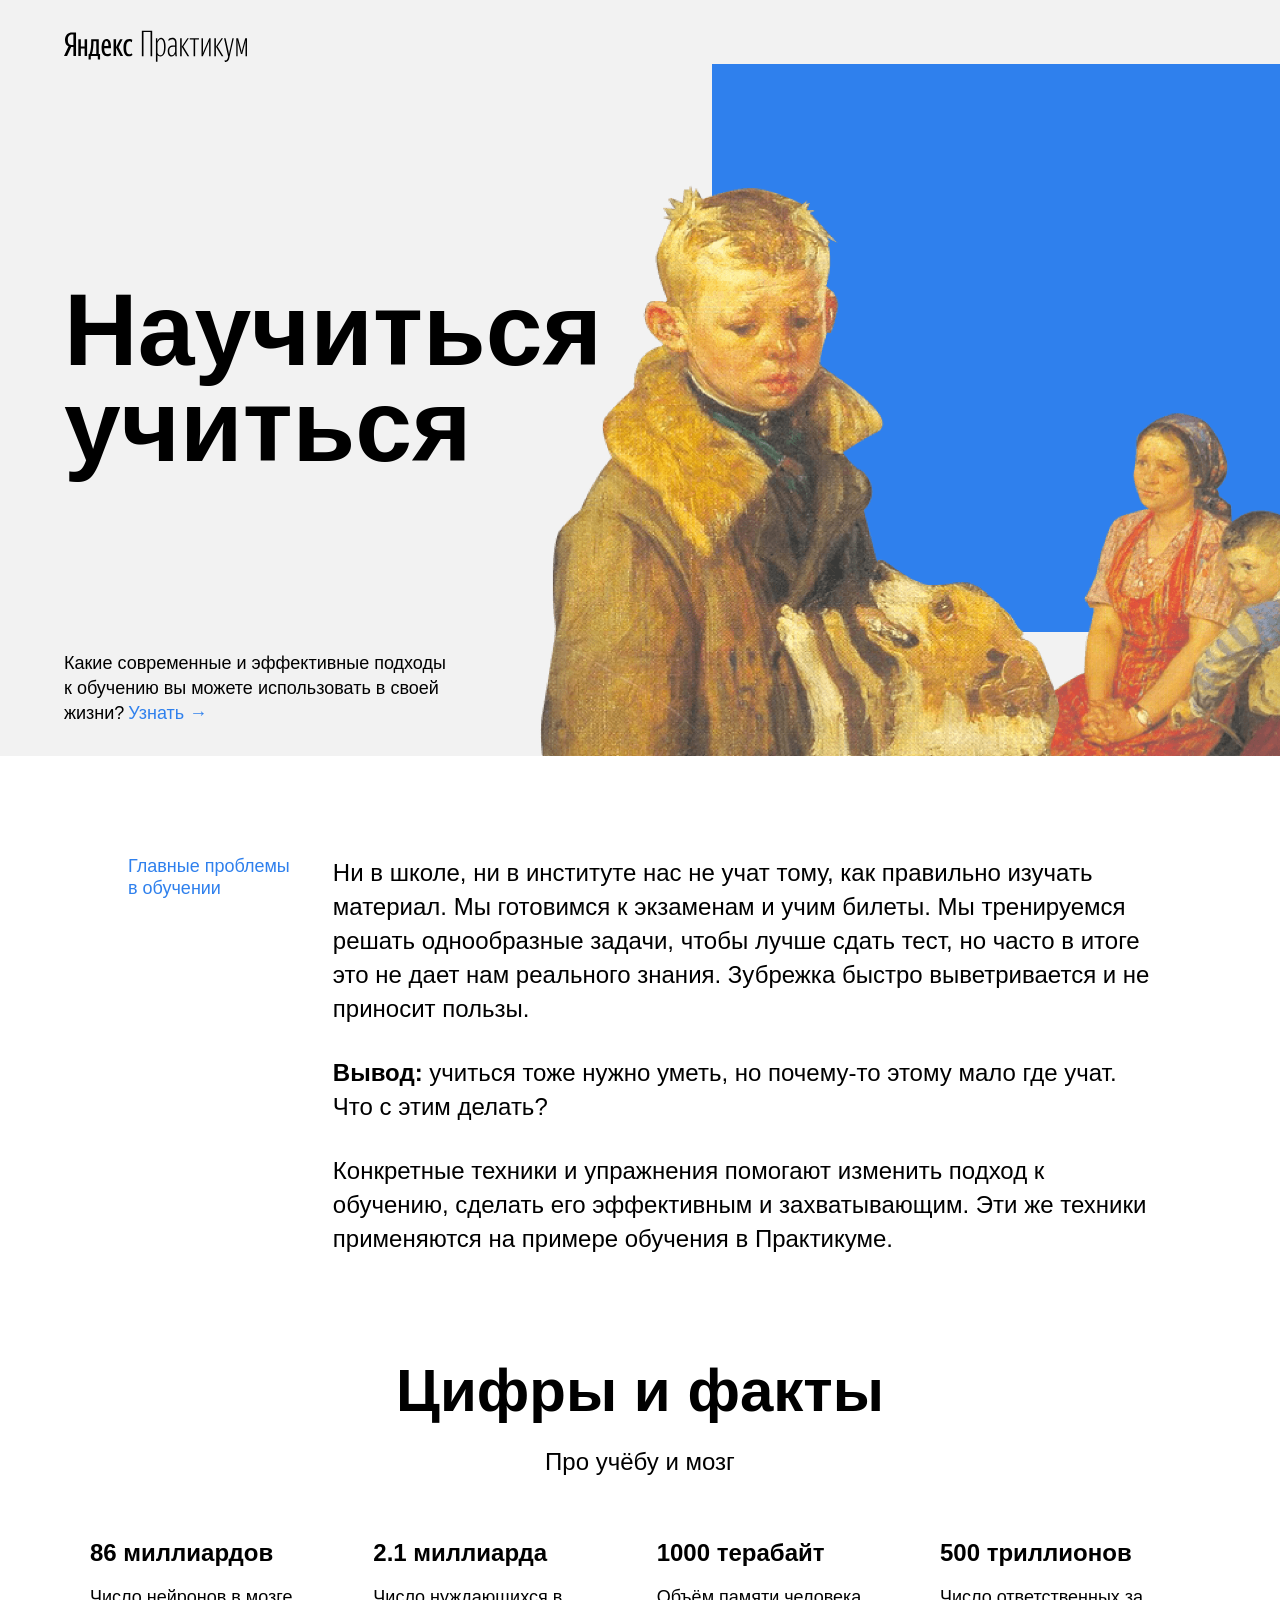
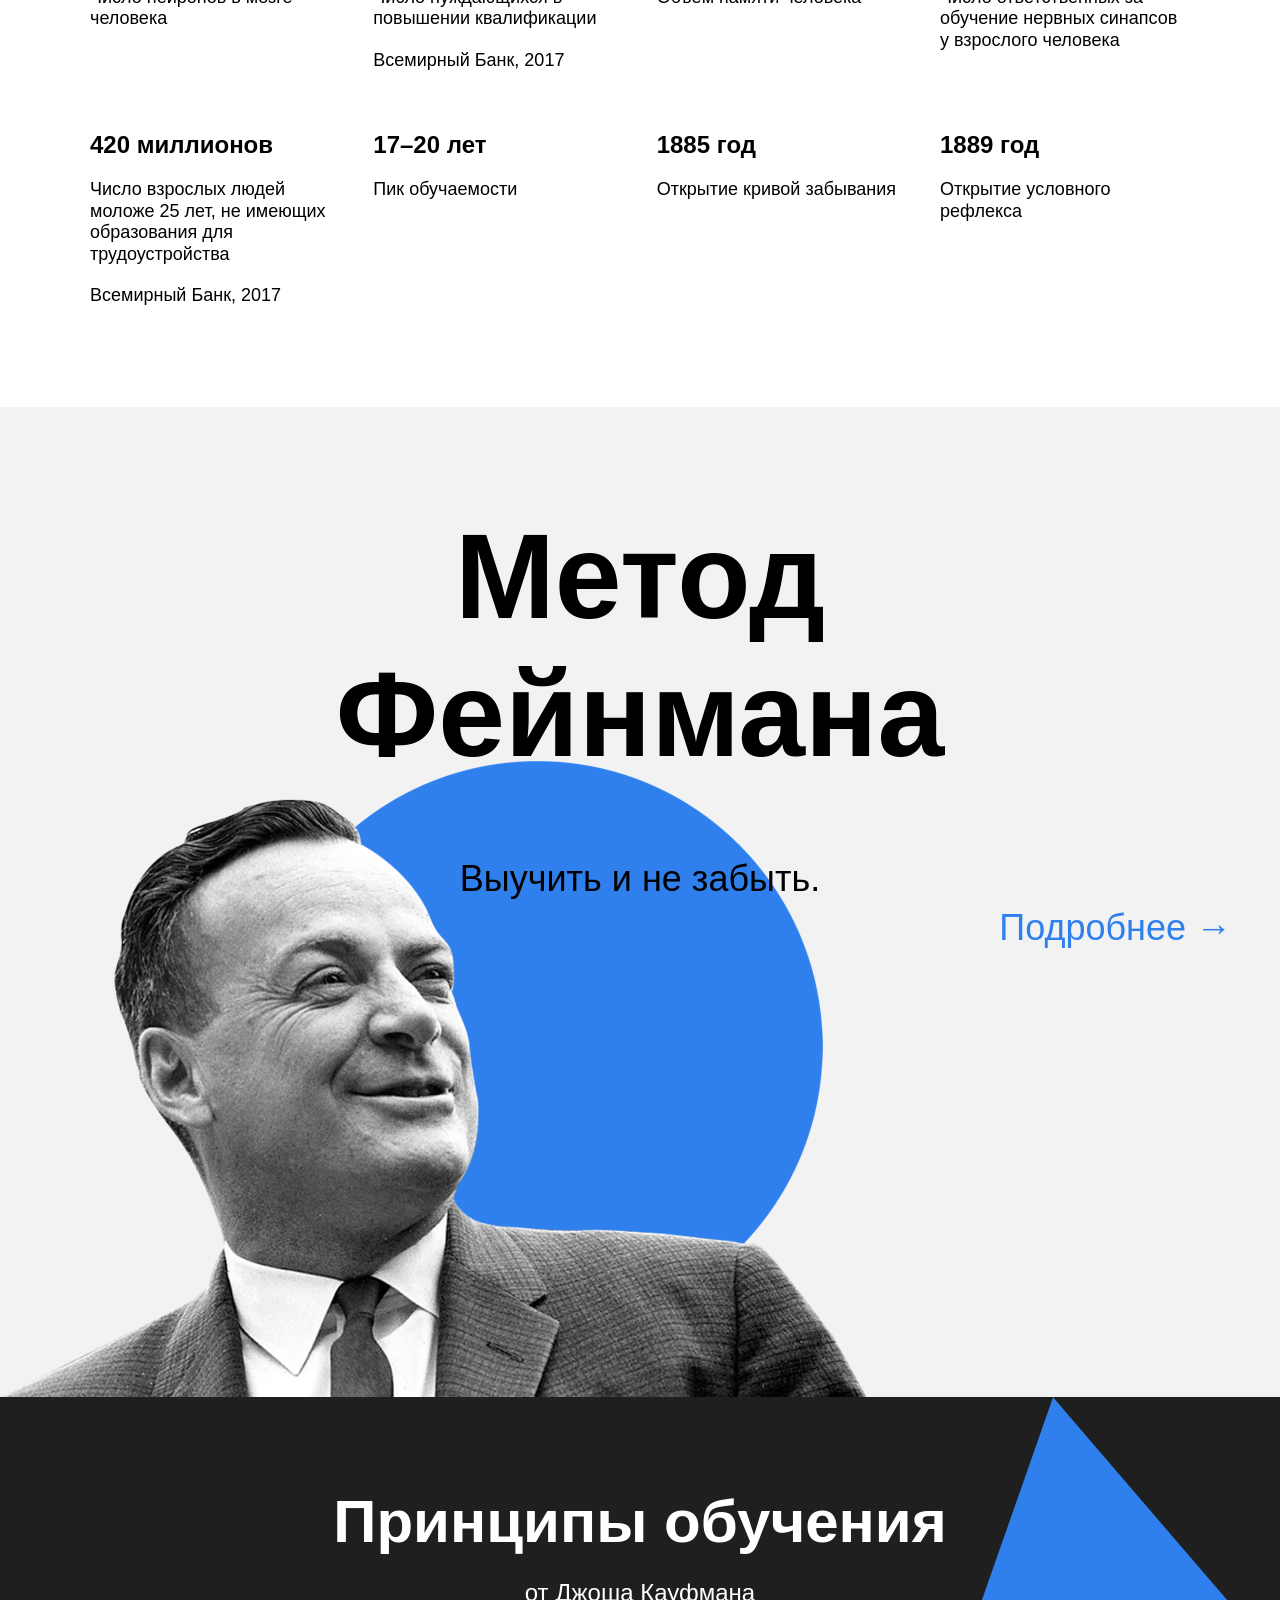
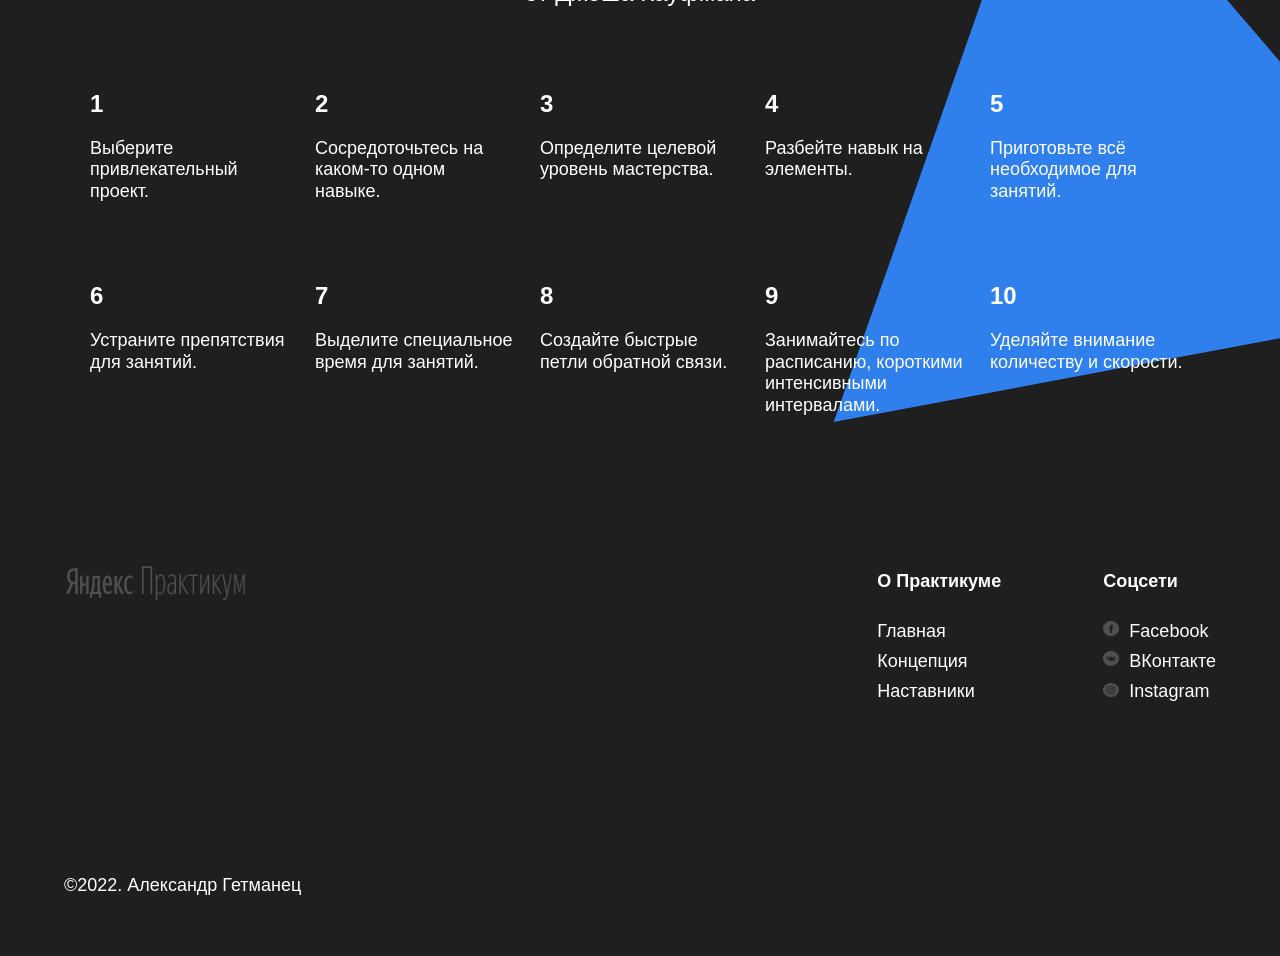
<file: how-to-learn/index.html>
<!DOCTYPE html>
<html lang="ru">
<head>
  <meta charset="UTF-8">
  <meta name="viewport" content="width=device-width, initial-scale=1.0">
  <title>Научиться учиться</title>
  <link rel="stylesheet" href="styles/normalize.css">
  <link rel="stylesheet" href="styles/style.css">
</head>
<body>
  <div class="page">
    <header class="header">
      <img class="logo logo_place_header" src="images/logo_place_header.svg" alt="Логотип Яндекс.Практикум">
      <h1 class="header__title">Научиться учиться</h1>
      <p class="header__subtitle">Какие современные и эффективные подходы к обучению вы можете использовать в своей жизни?<a href="#description" class="header__link link">Узнать</a></p>
      <img class="header__main-illustration" src="images/header-image.png" alt="Опять двойка">
      <div class="header__square-pic"></div>
    </header>
    <main class="content">
      <section class="description" id="description">
        <div class="two-columns">
          <h2 class="two-columns__brief">Главные проблемы в обучении</h2>
          <div class="two-columns__main-text">
            <p class="two-columns__paragraph">Ни в школе, ни в институте нас не учат тому, как правильно изучать материал. Мы готовимся к экзаменам и учим билеты. Мы тренируемся решать однообразные задачи, чтобы лучше сдать тест, но часто в итоге это не дает нам реального знания. Зубрежка быстро выветривается и не приносит пользы.</p>
            <p class="two-columns__paragraph"><span class="two-columns__span-accent">Вывод:</span> учиться тоже нужно уметь, но почему-то этому мало где учат. Что с этим делать?</p>
            <p class="two-columns__paragraph">Конкретные техники и упражнения помогают изменить подход к обучению, сделать его эффективным и захватывающим. Эти же техники применяются на примере обучения в Практикуме.</p>
          </div>
        </div>
      </section>

      <section class="digits">
        <h2 class="section-title">Цифры и факты</h2>
        <p class="section-subtitle">Про учёбу и мозг</p>
        <div class="table">
          <div class="table__cell">
            <h3 class="table__heading">86 миллиардов</h3>
            <p class="table__text">Число нейронов в мозге человека</p>
          </div>
          <div class="table__cell">
            <h3 class="table__heading">2.1 миллиарда
            </h3>
            <p class="table__text">Число нуждающихся в повышении квалификации</p>
            <p class="table__text">Всемирный Банк, 2017</p>
          </div>
          <div class="table__cell">
            <h3 class="table__heading">1000 терабайт</h3>
            <p class="table__text">Объём памяти человека</p>
          </div>
          <div class="table__cell">
            <h3 class="table__heading">500 триллионов
            </h3>
            <p class="table__text">Число ответственных за обучение нервных синапсов у взрослого человека</p>
          </div>
          <div class="table__cell">
            <h3 class="table__heading">420 миллионов</h3>
            <p class="table__text">Число взрослых людей моложе 25 лет, не имеющих образования для трудоустройства</p>
            <p class="table__text">Всемирный Банк, 2017</p>
          </div>
          <div class="table__cell">
            <h3 class="table__heading">17–20 лет</h3>
            <p class="table__text">Пик обучаемости</p>
          </div>
          <div class="table__cell">
            <h3 class="table__heading">1885 год</h3>
            <p class="table__text">Открытие кривой забывания</p>
          </div>
          <div class="table__cell">
            <h3 class="table__heading">1889 год</h3>
            <p class="table__text">Открытие условного рефлекса</p>
          </div>
        </div>
      </section>

      <section class="feynman">
        <h2 class="feynman__title">Метод Фейнмана</h2>
        <p class="feynman__subtitle">Выучить и не забыть.</p>
        <a href="#" class="feynman__link link">Подробнее</a>
        <img src="images/feynman.png" class="feynman__illustration" alt="Фейнман">
      </section>

      <section class="kaufman">
        <h2 class="section-title section-title_theme_dark">Принципы обучения</h2>
        <p class="section-subtitle section-subtitle_theme_dark">от Джоша Кауфмана</p>
        <div class="table table_theme_dark">
          <div class="table__cell table__cell_theme_dark table__cell_width_200">
            <h3 class="table__heading table__heading_theme_dark">1</h3>
            <p class="table__text table__text_theme_dark">Выберите привлекательный проект.</p>
          </div>
          <div class="table__cell table__cell_theme_dark table__cell_width_200">
            <h3 class="table__heading table__heading_theme_dark">2</h3>
            <p class="table__text table__text_theme_dark">Сосредоточьтесь на каком-то одном навыке.</p>
          </div>
          <div class="table__cell table__cell_theme_dark table__cell_width_200">
            <h3 class="table__heading table__heading_theme_dark">3</h3>
            <p class="table__text table__text_theme_dark">Определите целевой уровень мастерства.</p>
          </div>
          <div class="table__cell table__cell_theme_dark table__cell_width_200">
            <h3 class="table__heading table__heading_theme_dark">4</h3>
            <p class="table__text table__text_theme_dark">Разбейте навык на элементы.</p>
          </div>
          <div class="table__cell table__cell_theme_dark table__cell_width_200">
            <h3 class="table__heading table__heading_theme_dark">5</h3>
            <p class="table__text table__text_theme_dark">Приготовьте всё необходимое для занятий.</p>
          </div>
          <div class="table__cell table__cell_theme_dark table__cell_width_200">
            <h3 class="table__heading table__heading_theme_dark">6</h3>
            <p class="table__text table__text_theme_dark">Устраните препятствия для занятий.</p>
          </div>
          <div class="table__cell table__cell_theme_dark table__cell_width_200">
            <h3 class="table__heading table__heading_theme_dark">7</h3>
            <p class="table__text table__text_theme_dark">Выделите специальное время для занятий.</p>
          </div>
          <div class="table__cell table__cell_theme_dark table__cell_width_200">
            <h3 class="table__heading table__heading_theme_dark">8</h3>
            <p class="table__text table__text_theme_dark">Создайте быстрые петли обратной связи.</p>
          </div>
          <div class="table__cell table__cell_theme_dark table__cell_width_200">
            <h3 class="table__heading table__heading_theme_dark">9</h3>
            <p class="table__text table__text_theme_dark">Занимайтесь по расписанию, короткими интенсивными интервалами.</p>
          </div>
          <div class="table__cell table__cell_theme_dark table__cell_width_200">
            <h3 class="table__heading table__heading_theme_dark">10</h3>
            <p class="table__text table__text_theme_dark">Уделяйте внимание количеству и скорости.</p>
          </div>
        </div>
        <img src="images/kaufman-triangle.svg" alt="blue triangle" class="kaufman__triangle">
      </section>
    </main>
    <footer class="footer">
      <div class="footer__columns">
        <div class="footer__column footer__column_content-copyright">
          <img class="logo logo_place_footer" src="images/logo_place_footer.svg" alt="Логотип Яндекс.Практикум">
          <span class="footer__author">&copy;2022. Александр Гетманец</span>
        </div>
        <div class="footer__column footer__column_content-info">
          <span class="footer__column-heading">О Практикуме</span>
          <div class="footer__column-links">
            <a href="#" class="footer__column-link">Главная</a>
            <a href="#" class="footer__column-link">Концепция</a>
            <a href="#" class="footer__column-link">Наставники</a>
          </div>
        </div>
        <div class="footer__column footer__column_content-social">
          <span class="footer__column-heading">Соцсети</span>
          <div class="footer__column-links">
            <a href="#" class="footer__column-link"><img class="footer__social-icon" src="images/facebook_color_white.svg" alt="Facebook icon">Facebook</a>
            <a href="#" class="footer__column-link"><img class="footer__social-icon" src="images/vk_color_white.svg" alt="Иконка ВКонтакте">ВКонтакте</a>
            <a href="#" class="footer__column-link"><img class="footer__social-icon" src="images/instagram_color_white.svg" alt="Instagram icon">Instagram</a>
          </div>
        </div>
      </div>
    </footer>
  </div>
</body>
</html>
</file>
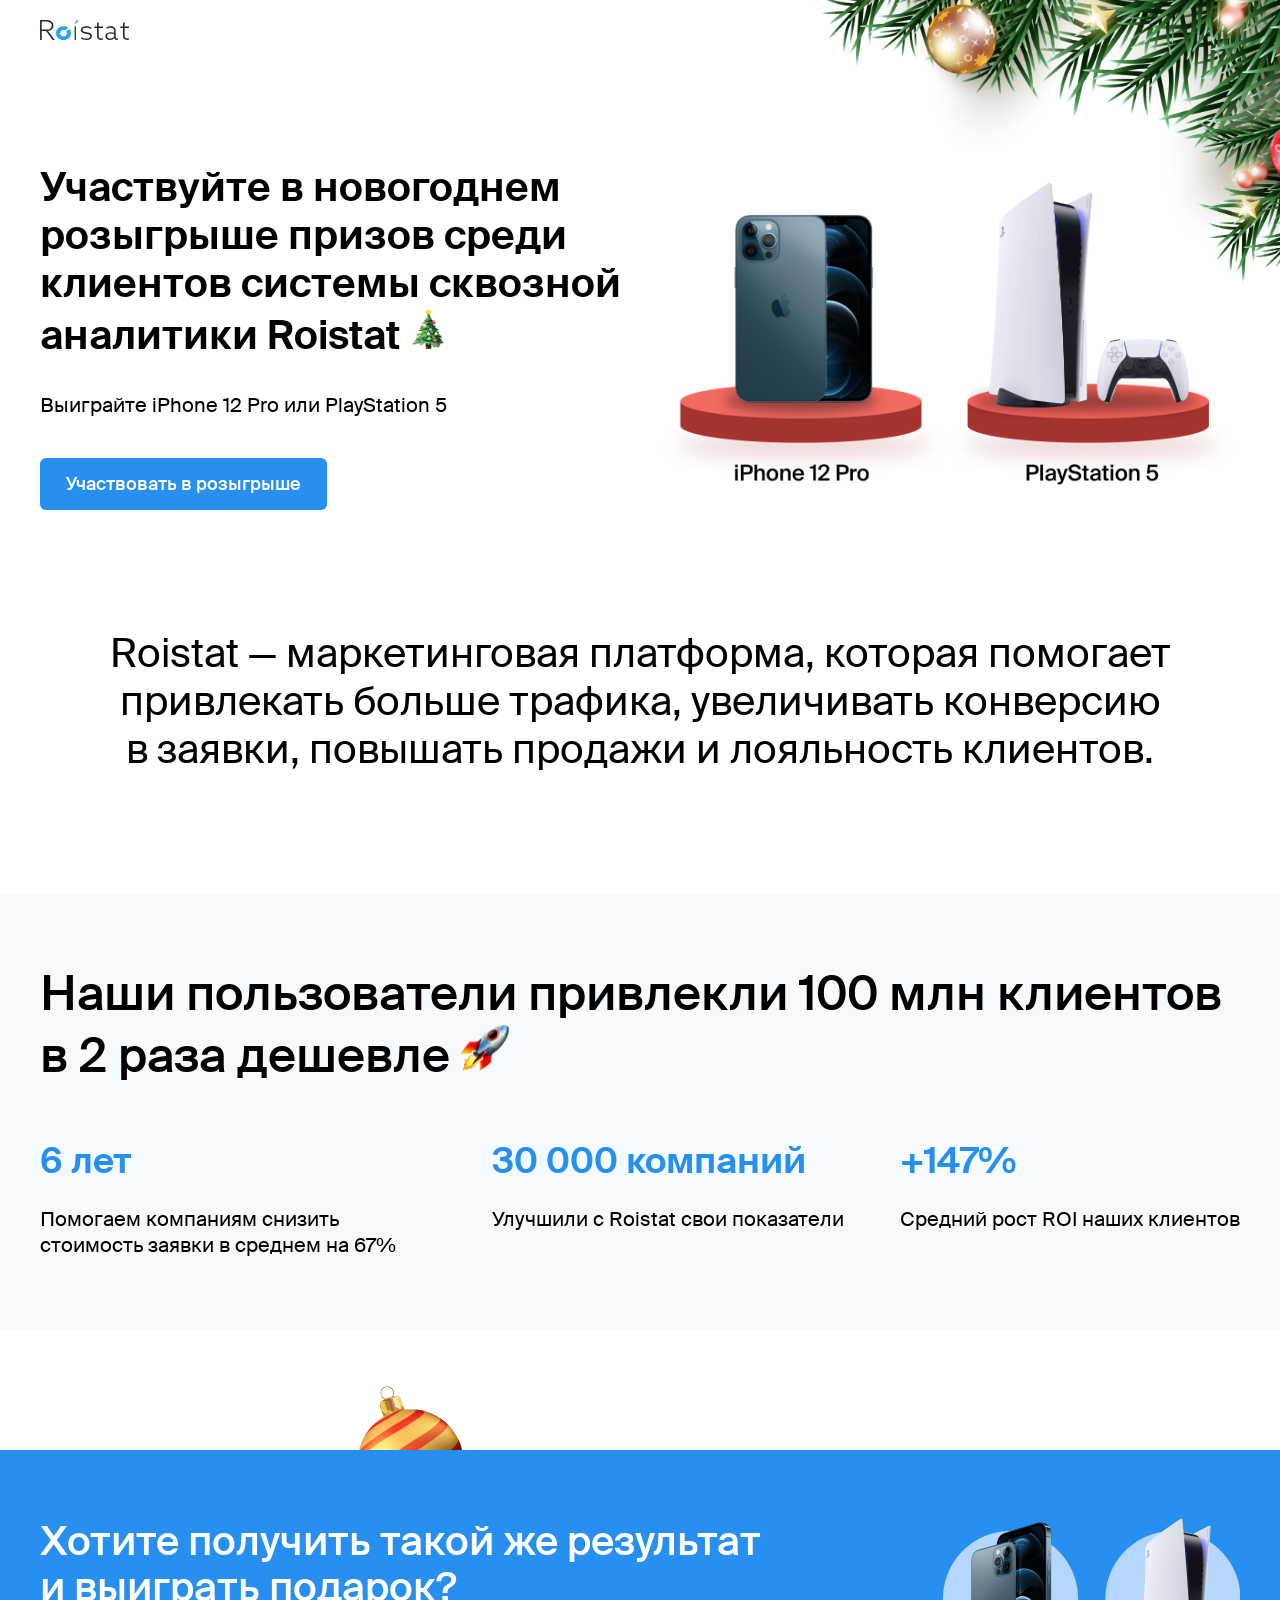
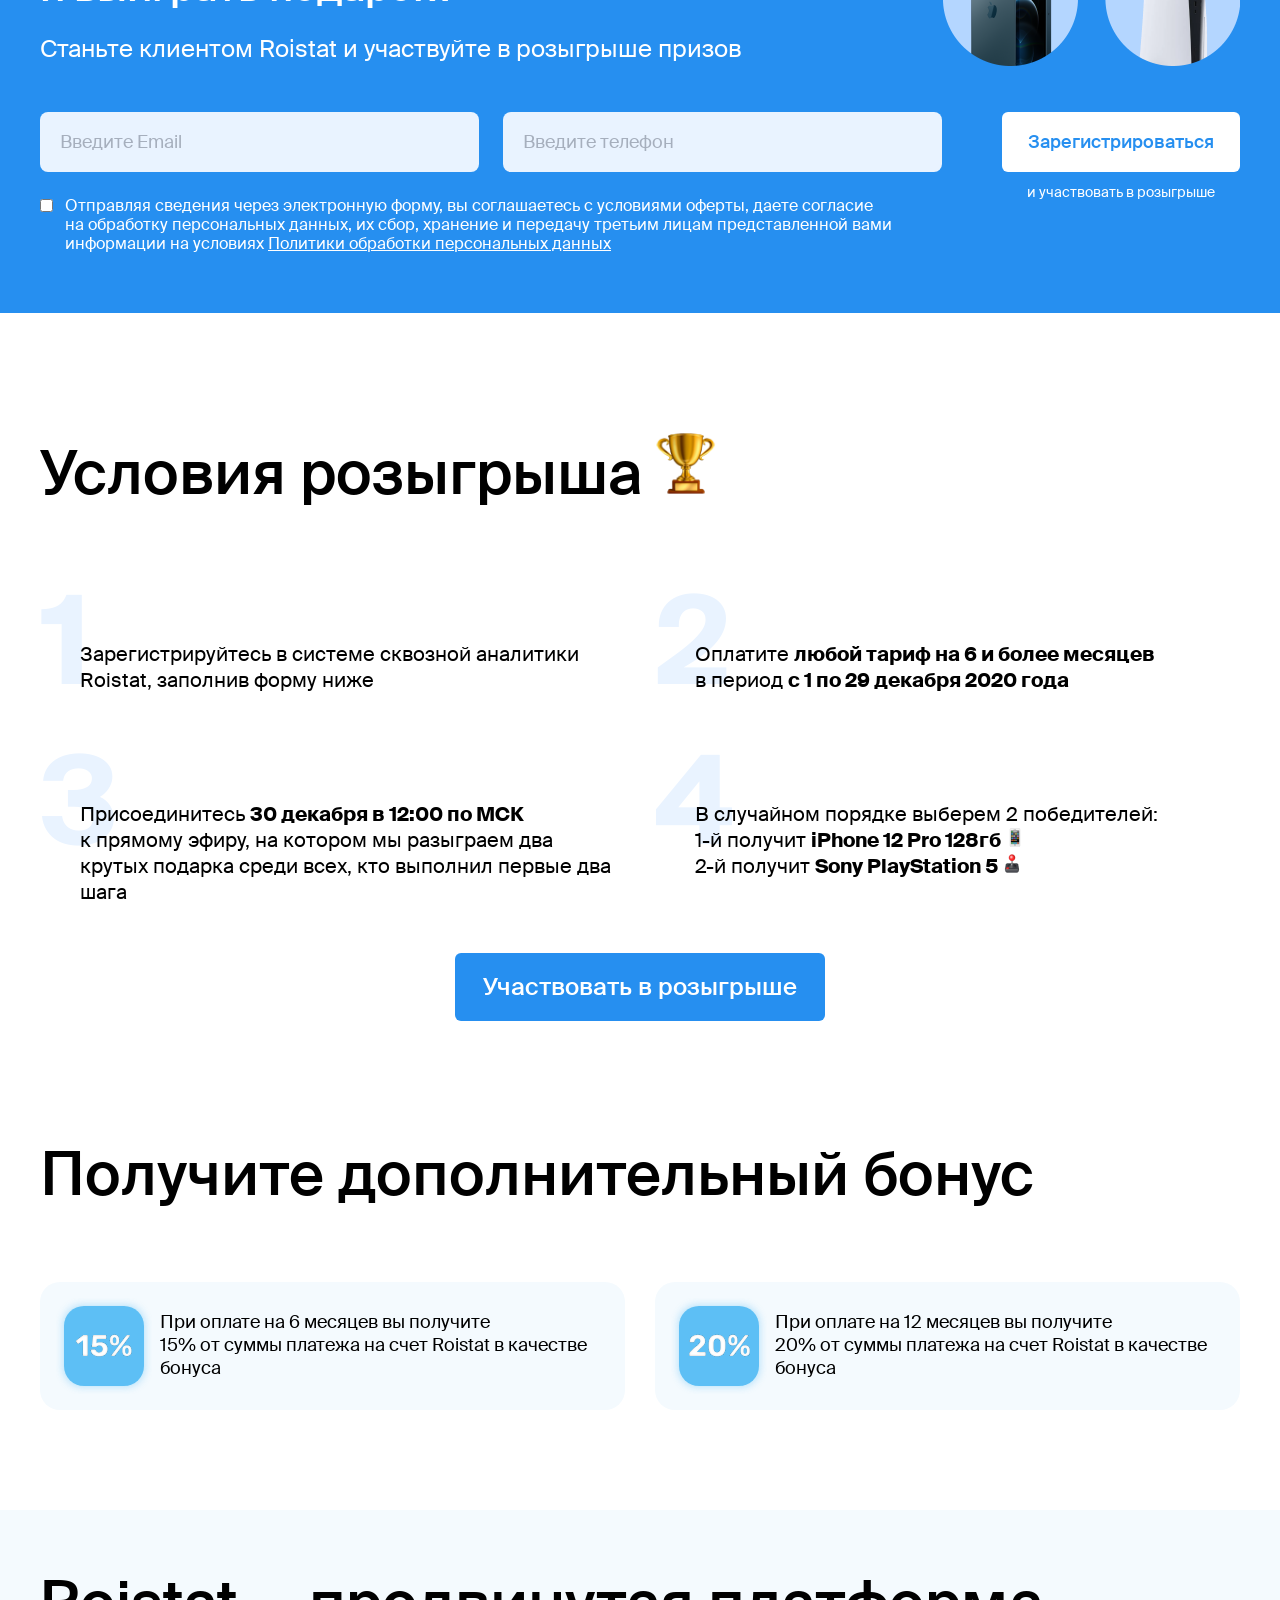
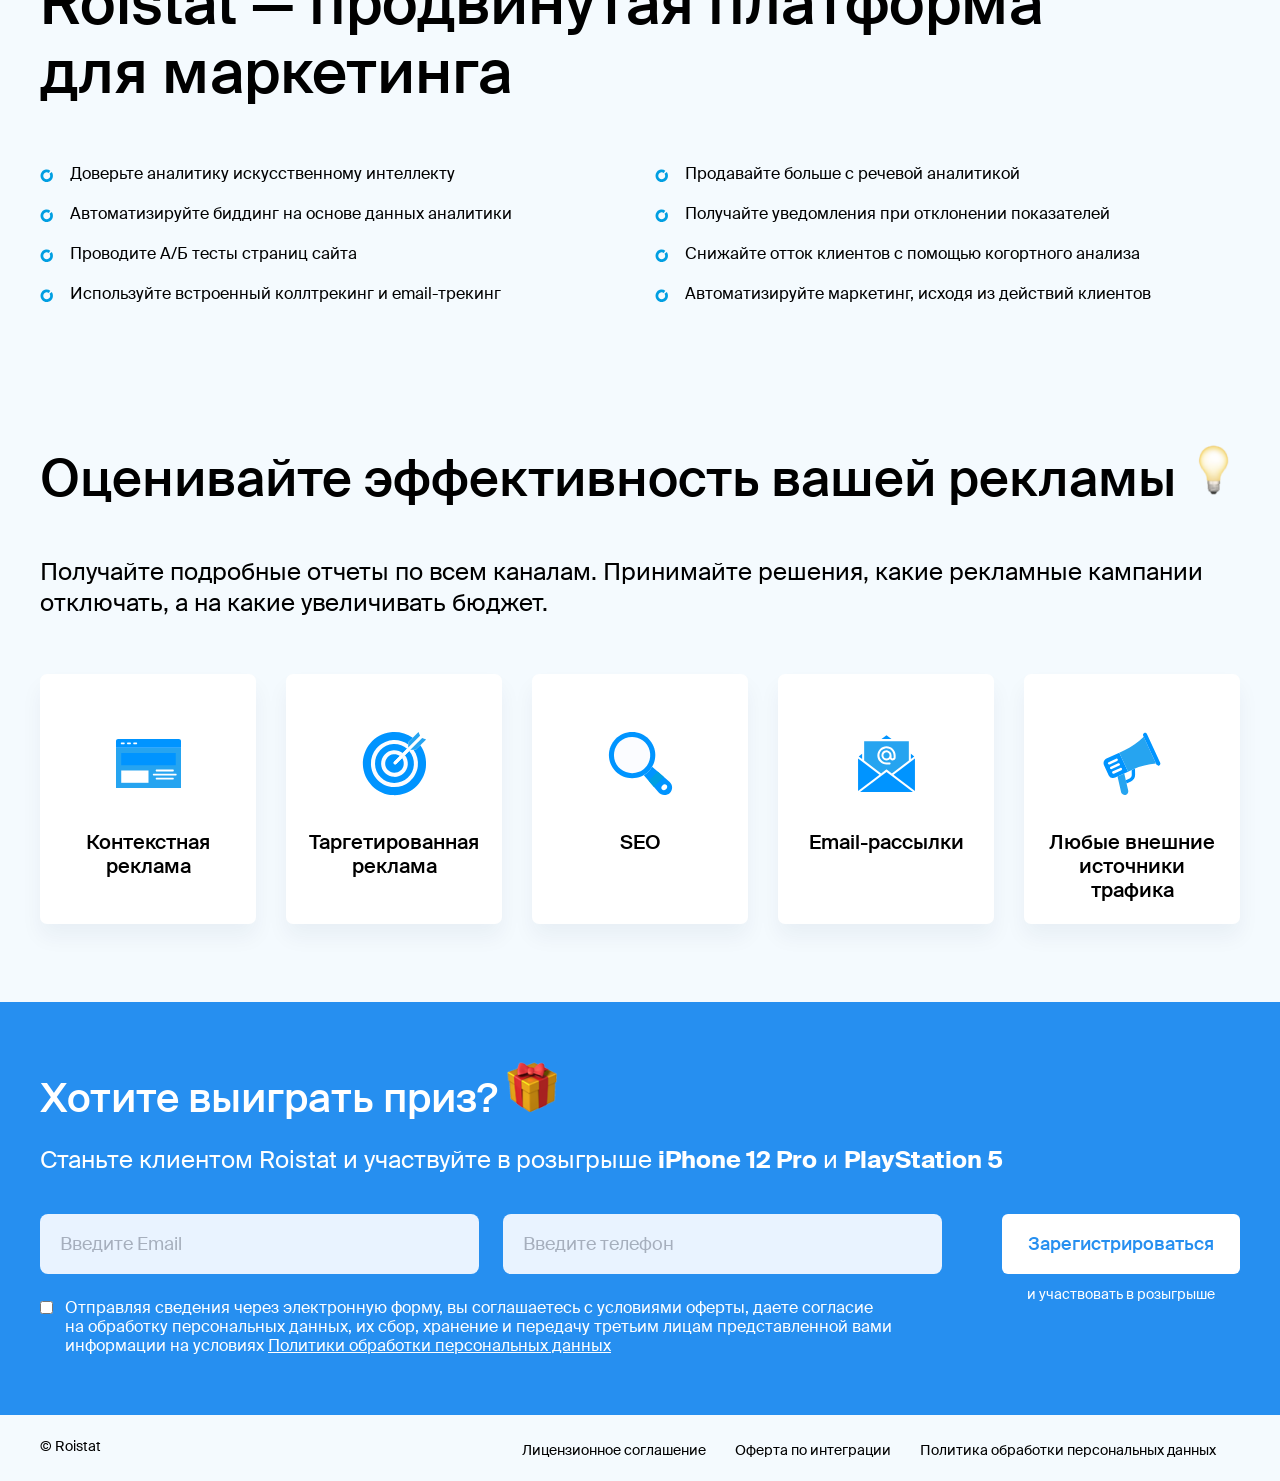
<file: new-year-2021/index.html>
<!doctype html>
<html lang="ru">
<head>
	<meta charset="utf-8">
	<meta http-equiv="X-UA-Compatible" content="IE=edge,chrome=1">
	<title></title>
	<meta name="description" content="">

	<meta property="og:title" content="">
	<meta name="twitter:title" content="">
	<meta property="og:description" content="">
	<meta name="twitter:description" content="">
	<meta property="og:url" content="https://roistat.com/ml/">
	<meta property="og:image"content="">
	<meta name="twitter:card" content="summary_large_image">
	<meta name="twitter:image" content="">
	<meta property="og:image:width" content="1024">
	<meta property="og:image:height" content="512">

	<meta name="viewport" content="width=device-width, initial-scale=1">
	<link rel="shortcut icon" href="favicon.ico" type="image/x-icon">
	
	<link rel="stylesheet" href="font/font.css">
	<link rel="stylesheet" href="css/main.css">
	<link rel="stylesheet" href="css/mobile.css">
</head>
<body>

<!-- <div class="over-overlay js-over-overlay">
	<div class="overlay js-overlay"></div>
	<div class="popup success-popup js-success-popup bg_blue">
		<div class="js-close-icon close-icon"></div>
		<h2 class="text_center">Спасибо за заявку!</h2>
		<p class="text_center"></p>
	</div>
</div> -->


<div class="navbar">
	<div class="container">
		<div class="navbar__logo">
			<a href="https://roistat.com/ru/">
				<img src="img/logo.svg" alt="Roistat">
			</a>
		</div>
	</div>
</div>



<div class="section floor1">
	<div class="container">
		<div class="row-flex-md flex-reverse">
			<div class="col-md-6">
				<div class="img-block">
					<img src="img/head-gifts.png" alt="iPhone 12 Pro, PlayStation 5">
				</div>
			</div>

			<div class="col-md-6">
				<h1>Участвуйте в&nbsp;новогоднем розыгрыше призов среди клиентов системы сквозной аналитики Roistat&nbsp;<img class="tree" src="img/tree.png" alt="🎄"></h1>
				<p>Выиграйте iPhone&nbsp;12&nbsp;Pro или&nbsp;PlayStation&nbsp;5</p>
				<div class="button-block">
					<button class="js-target-button js-open-modal">Участвовать в розыгрыше</button>
				</div>
			</div>
		</div>
	</div>
</div>


<div class="section floor2">
	<div class="container">
		<p class="text_center">Roistat&nbsp;— маркетинговая платформа, которая помогает привлекать больше трафика, увеличивать конверсию в&nbsp;заявки, повышать продажи и&nbsp;лояльность клиентов.</p>
	</div>
</div>

<div class="section floor3">
	<div class="container">
		<h2>Наши пользователи привлекли 100&nbsp;млн клиентов в 2&nbsp;раза дешевле&nbsp;<img class="rocket" src="img/rocket.png" alt="🚀"></h2>
		<div class="flex">
			<div class="floor3__item">
				<h3>6 лет</h3>
				<p>Помогаем компаниям снизить стоимость&nbsp;заявки в&nbsp;среднем на&nbsp;67%</p>
			</div>
			<div class="floor3__item">
				<h3>30&nbsp;000&nbsp;компаний</h3>
				<p>Улучшили с&nbsp;Roistat свои показатели</p>
			</div>
			<div class="floor3__item">
				<h3>+147%</h3>
				<p>Средний рост ROI наших клиентов</p>
			</div>
		</div>

	</div>
</div>


<div class="section floor-form" id="form">
	<div class="container">
		<div class="flex top-block">
			<div class="text-block">
				<h2>Хотите получить такой&nbsp;же результат и&nbsp;выиграть подарок?</h2>
				<p>Станьте клиентом Roistat и&nbsp;участвуйте в&nbsp;розыгрыше призов</p>
			</div>
			<div class="img-block">
				<img src="img/form-gifts.png" alt="iPhone 12 Pro, PlayStation 5">
			</div>
		</div>

		<div class="form-block">
			<form class="js-form">
				<div class="flex">
					<input type="text" class="js-input-email" placeholder="Введите Email">
					<input type="text" class="js-input-tel" placeholder="Введите телефон">
					<div class="button-block">
						<button type="submit" class="js-submit">Зарегистрироваться</button>
						<span class="button-block__description">и участвовать в&nbsp;розыгрыше</span>
					</div>
					<div class="clear"></div>
				</div>
				
				<div class="js-checkbox-container form-block__agreecheck">
					<input id="agreecheck" type="checkbox" class="agreecheck checkbox__input js-agreeprivacy">
					<label for="agreecheck">Отправляя сведения через электронную форму, вы соглашаетесь с&nbsp;условиями оферты, даете согласие на&nbsp;обработку персональных данных, их&nbsp;сбор, хранение и&nbsp;передачу третьим лицам представленной вами информации на&nbsp;условиях <a target="_blank" href="https://roistat.com/ru/license/privacy">Политики обработки персональных данных</a></label>
				</div>
			</form>
		</div>
	</div>
</div>

<div class="section floor5">
	<div class="container">
		<h2>Условия розыгрыша <img class="cup" src="img/cup.png" alt="🏆"></h2>
		<div class="row">
			<div class="col-md-6">
				<div class="textitem">
					<span class="textitem__title">1</span>
					<p>Зарегистрируйтесь в&nbsp;системе сквозной аналитики Roistat, заполнив форму ниже</p>
				</div>
			</div>
			<div class="col-md-6">
				<div class="textitem">
					<span class="textitem__title">2</span>
					<p>Оплатите <span class="bold">любой тариф на&nbsp;6 и&nbsp;более месяцев</span> в&nbsp;период <span class="bold">с&nbsp;1 по&nbsp;29 декабря 2020&nbsp;года</span></p>
				</div>
			</div>
			<div class="col-md-6">
				<div class="textitem">
					<span class="textitem__title">3</span>
					<p>Присоединитесь <span class="bold">30&nbsp;декабря в&nbsp;12:00 по&nbsp;МСК</span> к&nbsp;прямому эфиру, на&nbsp;котором мы&nbsp;разыграем два крутых подарка среди всех, кто выполнил первые два шага </p>
				</div>
			</div>
			<div class="col-md-6">
				<div class="textitem">
					<span class="textitem__title">4</span>
					<p>В случайном порядке выберем 2&nbsp;победителей:</p>
					<p>1-й получит <span class="bold">iPhone&nbsp;12&nbsp;Pro&nbsp;128гб</span>&nbsp;<img class="phone" src="img/phone.png" alt="📱"><br>2-й получит <span class="bold">Sony&nbsp;PlayStation&nbsp;5</span>&nbsp;<img class="joystick" src="img/joystick.png" alt="🕹"></p>
				</div>
			</div>
		</div>

		<div class="button-block">
			<a href="#form" class="button">Участвовать в розыгрыше</a>
		</div>
	</div>
</div>


<div class="section floor6">
	<div class="container">
		<h2>Получите дополнительный бонус</h2>
		<div class="row">
			<div class="col-md-6">
				<div class="card">
					<div class="icon">
						<img src="img/icon-15per.svg" alt="15%">
					</div>
					<span class="description">При&nbsp;оплате на&nbsp;6&nbsp;месяцев вы получите 15%&nbsp;от&nbsp;суммы платежа на&nbsp;счет Roistat в&nbsp;качестве бонуса</span>
				</div>
			</div>
			<div class="col-md-6">
				<div class="card">
					<div class="icon">
						<img src="img/icon-20per.svg" alt="20%">
					</div>
					<span class="description">При оплате на&nbsp;12&nbsp;месяцев вы получите 20%&nbsp;от&nbsp;суммы платежа на&nbsp;счет Roistat в&nbsp;качестве бонуса</span>
				</div>
			</div>
		</div>
	</div>
</div>

<div class="section floor7">
	<div class="container">
		<h2>Roistat&nbsp;— продвинутая платформа для&nbsp;маркетинга</h2>
		<div class="row">
			<div class="col-sm-6">
				<ul>
					<li>Доверьте аналитику искусственному интеллекту</li>
					<li>Автоматизируйте биддинг на&nbsp;основе данных аналитики</li>
					<li>Проводите А/Б тесты страниц сайта</li>
					<li>Используйте встроенный коллтрекинг и&nbsp;email-трекинг</li>
				</ul>
			</div>
			<div class="col-sm-6">
				<ul>
					<li>Продавайте больше с&nbsp;речевой аналитикой</li>
					<li>Получайте уведомления при&nbsp;отклонении показателей</li>
					<li>Снижайте отток клиентов с&nbsp;помощью когортного анализа</li>
					<li>Автоматизируйте маркетинг, исходя из&nbsp;действий клиентов</li>
				</ul>
			</div>
		</div>
	</div>
</div>


<div class="section floor8">
	<div class="container">
		<h2>Оценивайте эффективность вашей рекламы&nbsp;<img class="light" src="img/light.png" alt="💡"></h2>
		<p>Получайте подробные отчеты по&nbsp;всем каналам. Принимайте решения, какие рекламные кампании отключать, а&nbsp;на&nbsp;какие увеличивать бюджет.</p>
		<div class="cards-row">
			<div class="row-flex-xs">
				<div class="col-md-20 col-sm-4 col-xs-6">
					<div class="cards-row__item">
						<div class="cards-row__img-block">
							<img src="img/instrument1.svg" alt="">
						</div>
						<span class="cards-row__text">Контекстная реклама</span>
					</div>
				</div>
				<div class="col-md-20 col-sm-4 col-xs-6">
					<div class="cards-row__item">
						<div class="cards-row__img-block">
							<img src="img/instrument2.svg" alt="">
						</div>
						<span class="cards-row__text">Таргети&shy;рованная реклама</span>
					</div>
				</div>
				<div class="col-md-20 col-sm-4 col-xs-6">
					<div class="cards-row__item">
						<div class="cards-row__img-block">
							<img src="img/instrument3.svg" alt="">
						</div>
						<span class="cards-row__text">SEO</span>
					</div>
				</div>
				<div class="col-md-20 col-sm-4 col-xs-6">
					<div class="cards-row__item">
						<div class="cards-row__img-block">
							<img src="img/instrument4.svg" alt="">
						</div>
						<span class="cards-row__text">Email-рассылки</span>
					</div>
				</div>
				<div class="col-md-20 col-sm-4 col-xs-6">
					<div class="cards-row__item">
						<div class="cards-row__img-block">
							<img src="img/instrument5.svg" alt="">
						</div>
						<span class="cards-row__text">Любые внешние источники трафика</span>
					</div>
				</div>
			</div>
		</div>
	</div>
</div>




<div class="section floor-form">
	<div class="container">
		<div class="top-block">
			<div class="text-block">
				<h2>Хотите выиграть приз?&nbsp;<img class="gift" src="img/gift.png" alt="🎁"></h2>
				<p>Станьте клиентом Roistat и&nbsp;участвуйте в&nbsp;розыгрыше <span class="bold">iPhone&nbsp;12&nbsp;Pro</span> и&nbsp;<span class="bold">PlayStation&nbsp;5</span></p>
			</div>
		</div>

		<div class="form-block">
			<form class="js-form">
				<div class="flex">
					<input type="text" class="js-input-email" placeholder="Введите Email">
					<input type="text" class="js-input-tel" placeholder="Введите телефон">
					<div class="button-block">
						<button type="submit" class="js-submit">Зарегистрироваться</button>
						<span class="button-block__description">и участвовать в розыгрыше</span>
					</div>
					<div class="clear"></div>
				</div>
				
				<div class="js-checkbox-container form-block__agreecheck">
					<input id="agreecheck2" type="checkbox" class="agreecheck checkbox__input js-agreeprivacy">
					<label for="agreecheck2">Отправляя сведения через электронную форму, вы соглашаетесь с&nbsp;условиями оферты, даете согласие на&nbsp;обработку персональных данных, их сбор, хранение и&nbsp;передачу третьим лицам представленной вами информации на&nbsp;условиях <a target="_blank" href="https://roistat.com/ru/license/privacy">Политики обработки персональных данных</a></label>
				</div>
			</form>
		</div>
	</div>
</div>

<div class="footer">
	<div class="container">
		<div class="flex">
			<span class="copy">&copy; Roistat</span>
			<div class="footer__right-block">
				<ul>
					<li><a target="_blank" href="https://roistat.com/ru/license/license">Лицензионное соглашение</a></li>
					<li><a target="_blank" href="https://roistat.com/ru/license/integration">Оферта по&nbsp;интеграции</a></li>
					<li><a target="_blank" href="https://roistat.com/ru/license/privacy">Политика обработки персональных данных</a></li>
				</ul>
			</div>
		</div>
	</div>
</div>









<script src="js/vendor/jquery-3.1.1.min.js"></script>
<!-- <script src="js/vendor/inputmask.min.js"></script> -->
<!-- <script src="js/vendor/jquery.fancybox.min.js"></script> -->
<!-- <script src="js/vendor/swiper.min.js"></script> -->
<!-- <script src="js/vendor/select2.min.js"></script> -->
<!-- <script src="js/vendor/jquery-ui.min.js"></script> -->
<!-- <script src="js/vendor/jquery.ui.touch-punch.min.js"></script> -->
<script src="js/main.js"></script>
<noscript><img height="1" width="1" style="display:none"
  src="https://www.facebook.com/tr?id=1860525404053913&ev=PageView&noscript=1"
/></noscript>
<script>
	(function(m,e,t,r,i,k,a){m[i]=m[i]||function(){(m[i].a=m[i].a||[]).push(arguments)}; m[i].l=1*new Date();k=e.createElement(t),a=e.getElementsByTagName(t)[0],k.async=1,k.src=r,a.parentNode.insertBefore(k,a)}) (window, document, "script", "https://mc.yandex.ru/metrika/tag.js", "ym"); ym(24840335, "init", { clickmap:true, trackLinks:true, accurateTrackBounce:true, webvisor:true, trackHash:true });
</script>
<noscript><div><img src="https://mc.yandex.ru/watch/24840335" style="position:absolute; left:-9999px;" alt="" /></div></noscript>
<script>
	(function(w, d, s, h, id) {
		w.roistatProjectId = id; w.roistatHost = h;
		var p = d.location.protocol == "https:" ? "https://" : "http://";
		var u = /^.*roistat_visit=[^;]+(.*)?$/.test(d.cookie) ? "/dist/module.js" : "/api/site/1.0/"+id+"/init";
		var js = d.createElement(s); js.charset="UTF-8"; js.async = 1; js.src = p+h+u; var js2 = d.getElementsByTagName(s)[0]; js2.parentNode.insertBefore(js, js2);
	})(window, document, 'script', 'cloud.roistat.com', '86ee03e4ba0f978620d7a0ee0e2e51dc');
</script>
<script>
	!function(){var t=document.createElement("script");t.type="text/javascript",t.async=!0,t.src="https://vk.com/js/api/openapi.js?162",t.onload=function(){VK.Retargeting.Init("VK-RTRG-412502-cCwct"),VK.Retargeting.Hit()},document.head.appendChild(t)}();
</script>
<noscript><img src="https://vk.com/rtrg?p=VK-RTRG-412502-cCwct" style="position:fixed; left:-999px;" alt=""/></noscript>
<script>
	(function(i,s,o,g,r,a,m){i['GoogleAnalyticsObject']=r;i[r]=i[r]||function(){(i[r].q=i[r].q||[]).push(arguments)},i[r].l=1*new Date();a=s.createElement(o), m=s.getElementsByTagName(o)[0];a.async=1;a.src=g;m.parentNode.insertBefore(a,m)})(window,document,'script','//www.google-analytics.com/analytics.js','ga');
	ga('create', 'UA-57887378-1', 'auto', {'allowLinker': true});
	ga('require', 'linker');
	ga('linker:autoLink', ['cloud.roistat.com'] );
	ga('send', 'pageview');
</script>
</body>
</html>
</file>
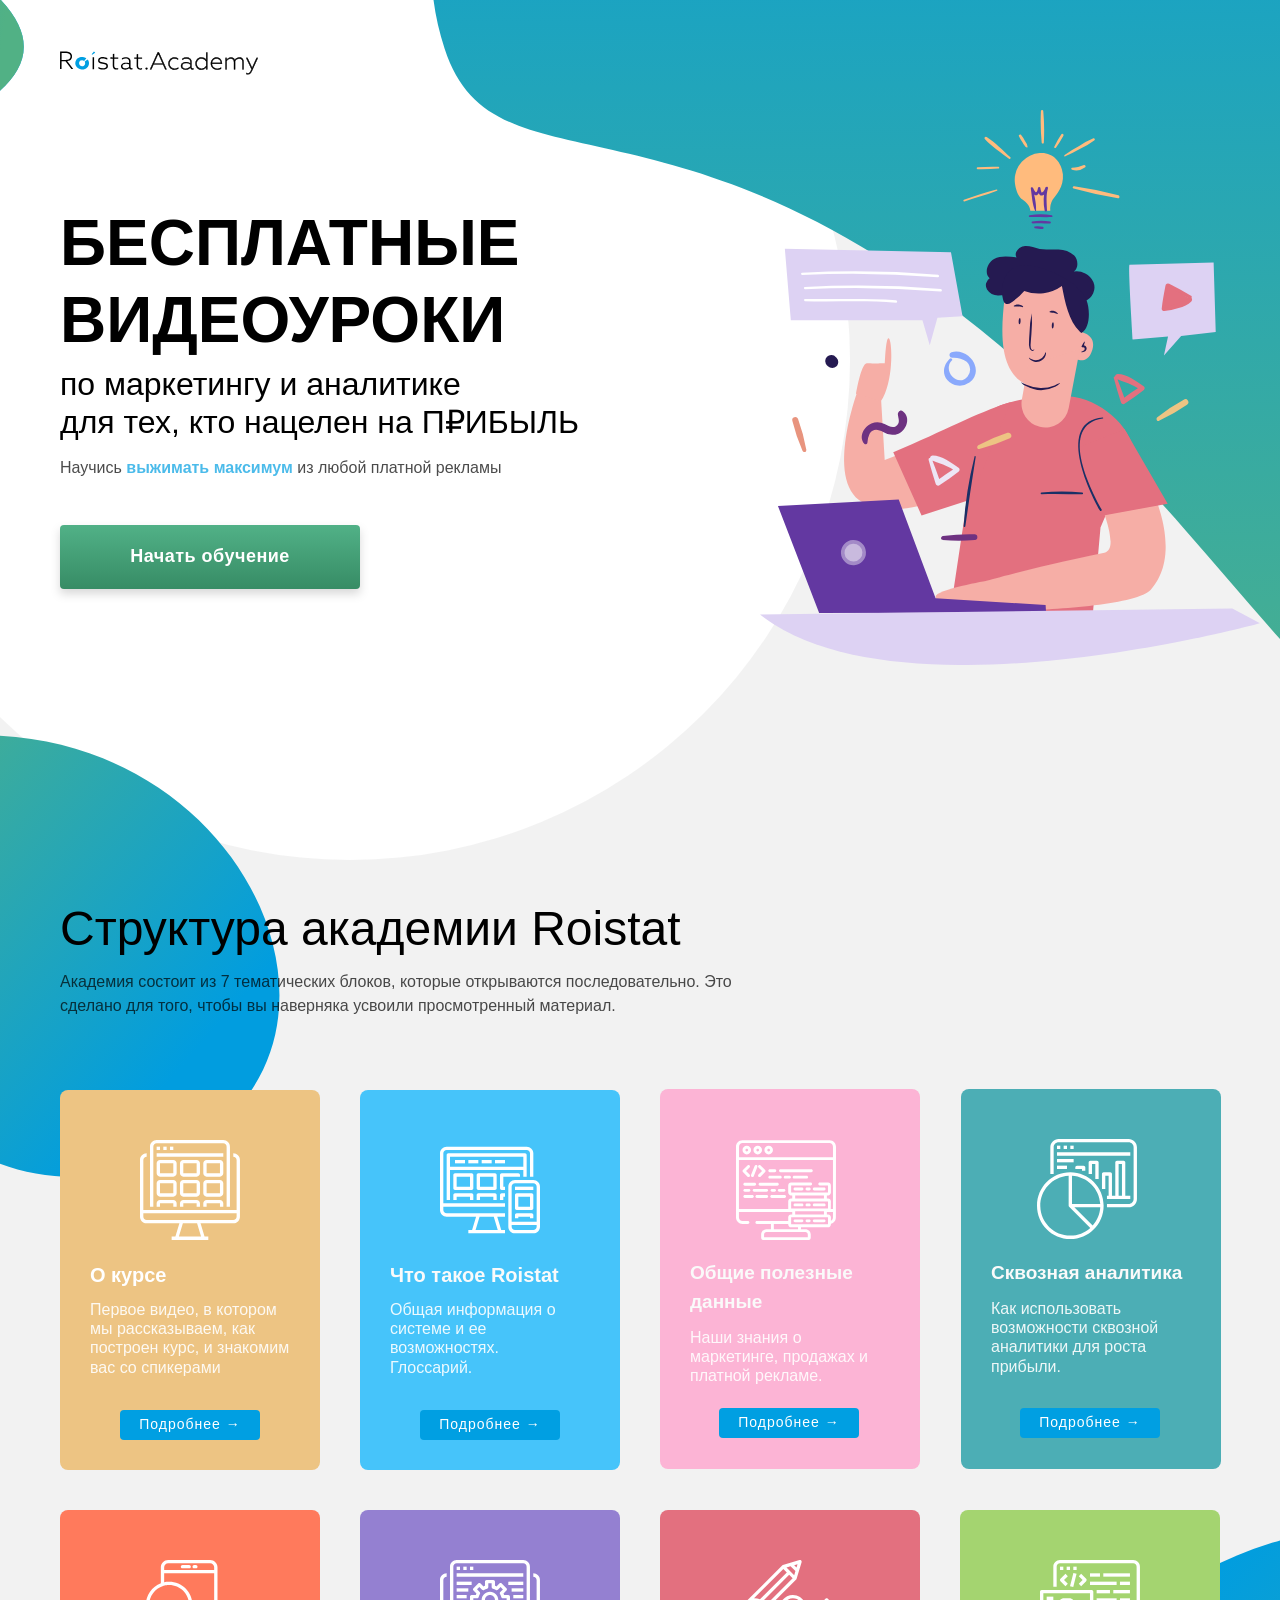
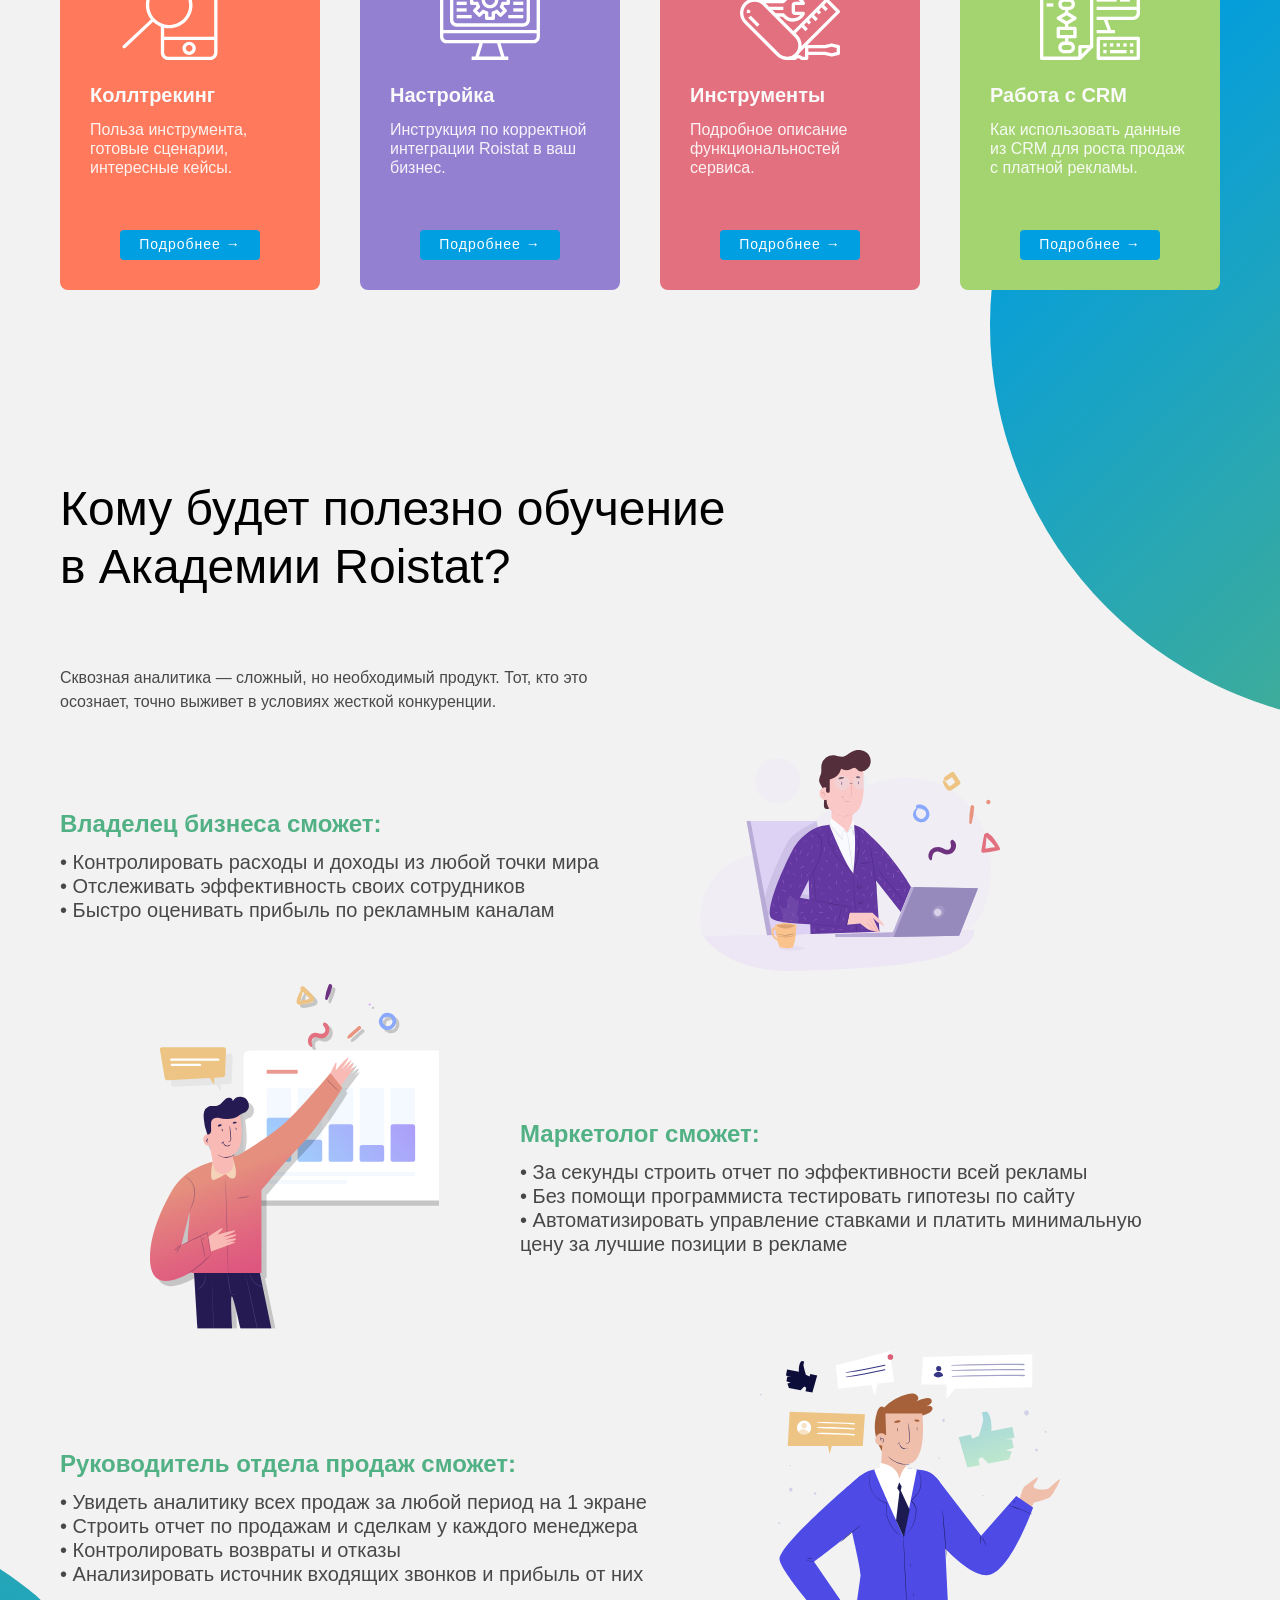
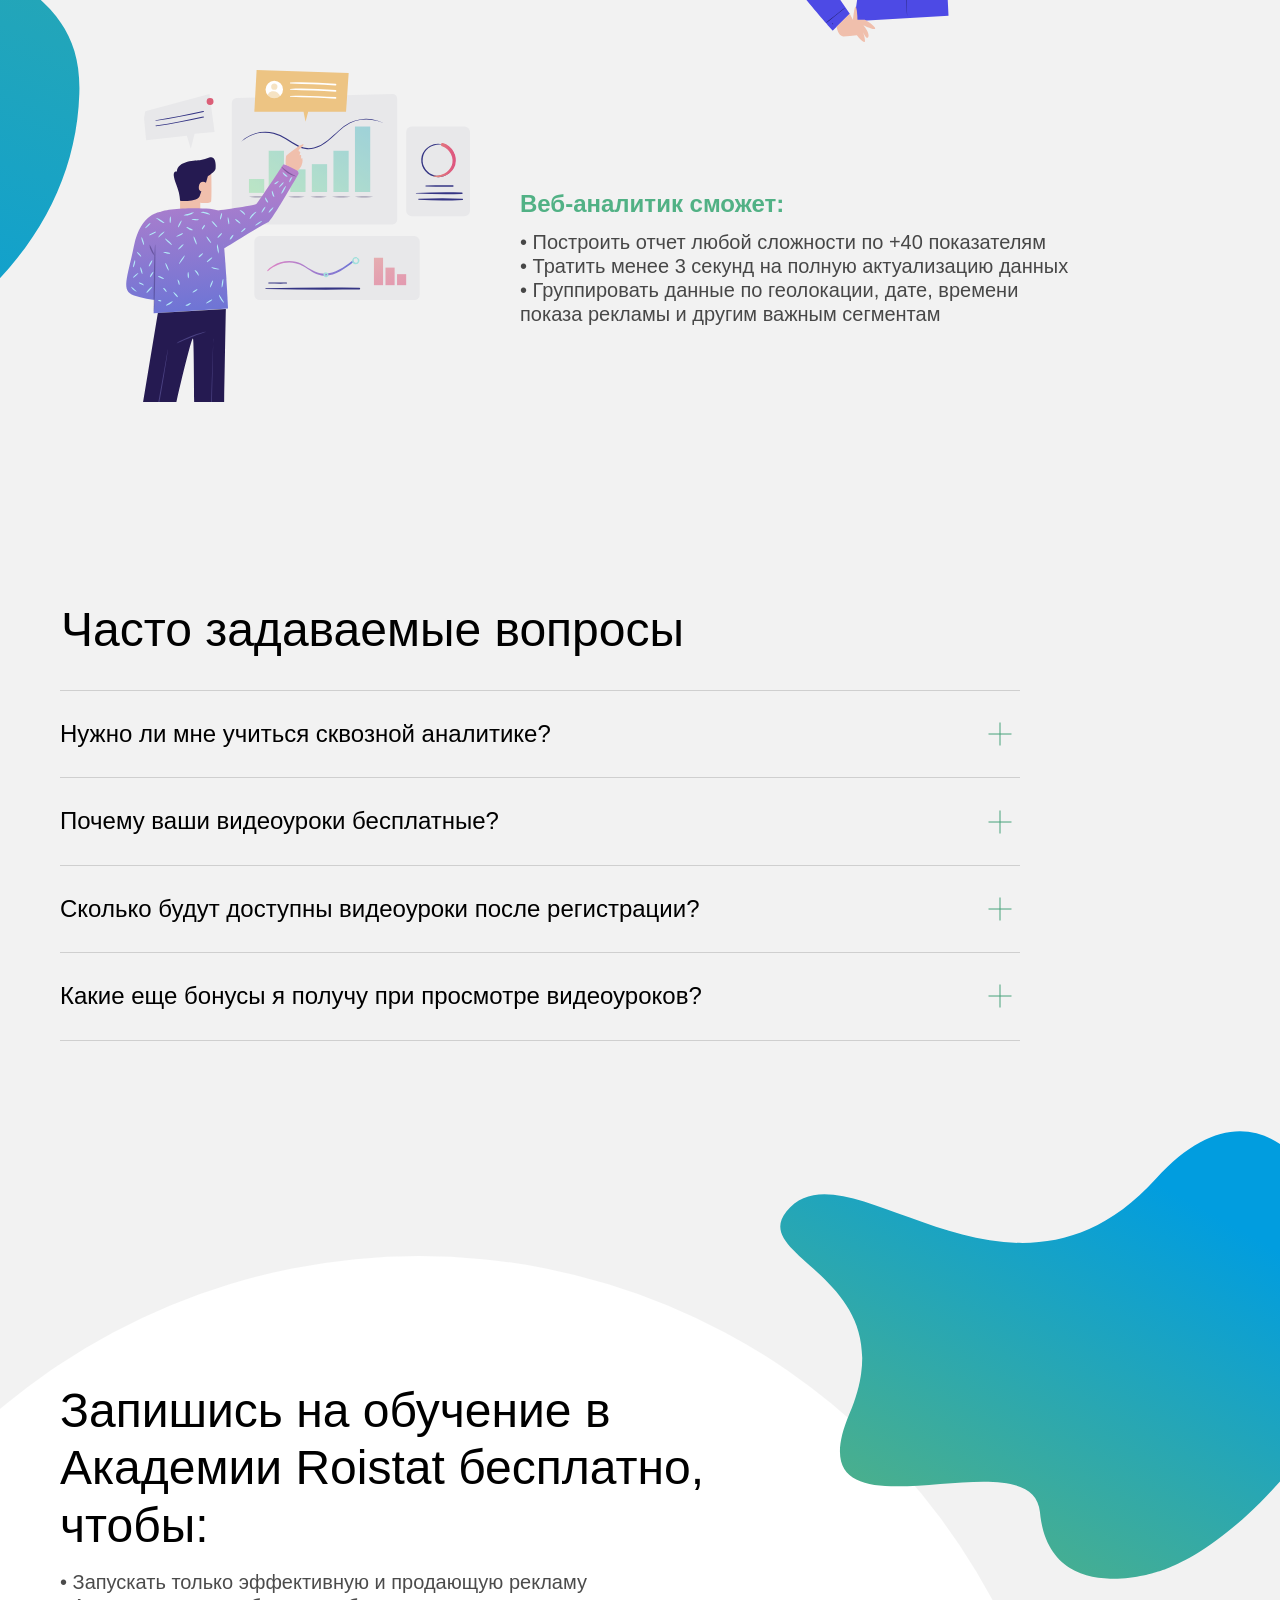
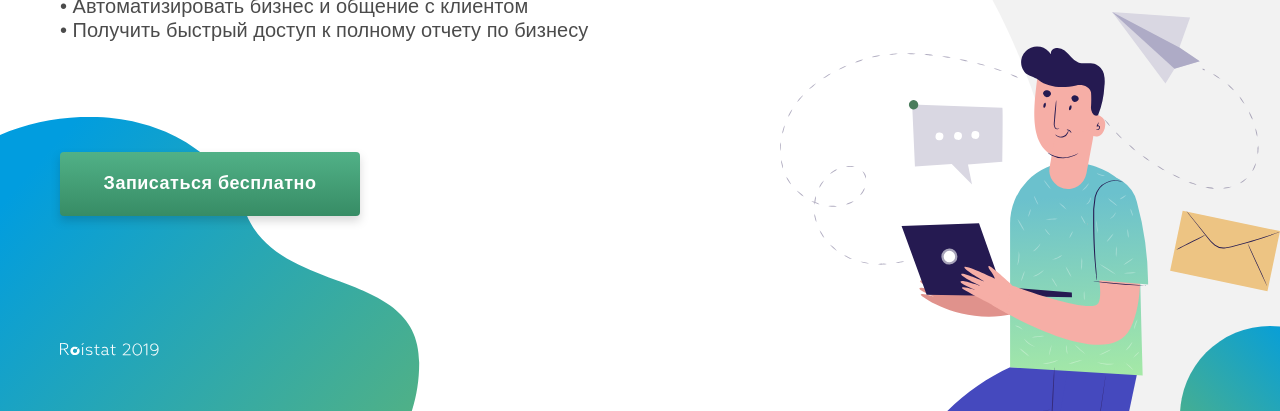
<file: academy/page6607366.html>
<!DOCTYPE html><html> <head><meta charset="utf-8" /><meta http-equiv="Content-Type" content="text/html; charset=utf-8" /><meta name="viewport" content="width=device-width, initial-scale=1.0" /> <!--metatextblock--><title>Roistat.Academy</title><meta property="og:url" content="https://academy.roistat.com" /><meta property="og:title" content="Roistat.Academy" /><meta property="og:description" content="" /><meta property="og:type" content="website" /><meta property="og:image" content="images/tild3264-3763-4234-b235-613736633438__image.png" /> <link rel="canonical" href="https://academy.roistat.com"><!--/metatextblock--><meta property="fb:app_id" content="257953674358265" /><meta name="format-detection" content="telephone=no" /><meta http-equiv="x-dns-prefetch-control" content="on"><link rel="shortcut icon" href="images/tild3165-6535-4666-b261-396663356537__roistat.ico" type="image/x-icon" /><!-- Assets --><link rel="stylesheet" href="css/tilda-grid-3.0.min.css" type="text/css" media="all" /><link rel="stylesheet" href="css/tilda-blocks-2.12.css?t=1574067843" type="text/css" media="all" /><link rel="stylesheet" href="css/tilda-animation-1.0.min.css" type="text/css" media="all" /><link rel="stylesheet" href="css/tilda-slds-1.4.min.css" type="text/css" media="all" /><link rel="stylesheet" href="css/tilda-zoom-2.0.min.css" type="text/css" media="all" /><link rel="stylesheet" href="css/tilda-popup-1.1.min.css" type="text/css" media="all" /><script type="text/javascript" src="js/rentafont_webfonts.js" charset="utf-8"></script><script type="text/javascript"> WebFontConfig = {"id": "OTI5NzBvcmRlcjgxMzgz", "fonts": ["2590","2594","2592","2582","2584"], by_style: 1, by_id: 1};</script><script src="js/jquery-1.10.2.min.js"></script><script src="js/tilda-scripts-2.8.min.js"></script><script src="js/tilda-blocks-2.7.js?t=1574067843"></script><script src="js/lazyload-1.3.min.js" charset="utf-8"></script><script src="js/tilda-animation-1.0.min.js" charset="utf-8"></script><script src="js/tilda-slds-1.4.min.js" charset="utf-8"></script><script src="js/hammer.min.js" charset="utf-8"></script><script src="js/tilda-zoom-2.0.min.js" charset="utf-8"></script><script src="js/tilda-animation-ext-1.0.min.js" charset="utf-8"></script><script src="js/tilda-animation-sbs-1.0.min.js" charset="utf-8"></script><script src="js/tilda-forms-1.0.min.js" charset="utf-8"></script><script type="text/javascript">window.dataLayer = window.dataLayer || [];</script><!-- Google Tag Manager --><script type="text/javascript">(function(w,d,s,l,i){w[l]=w[l]||[];w[l].push({'gtm.start':	new Date().getTime(),event:'gtm.js'});var f=d.getElementsByTagName(s)[0],	j=d.createElement(s),dl=l!='dataLayer'?'&l='+l:'';j.async=true;j.src=	'https://www.googletagmanager.com/gtm.js?id='+i+dl;f.parentNode.insertBefore(j,f);	})(window,document,'script','dataLayer','GTM-TZD44QV');</script><!-- End Google Tag Manager --><script type="text/javascript">if((/bot|google|yandex|baidu|bing|msn|duckduckbot|teoma|slurp|crawler|spider|robot|crawling|facebook/i.test(navigator.userAgent))===false && typeof(sessionStorage)!='undefined' && sessionStorage.getItem('visited')!=='y'){	var style=document.createElement('style');	style.type='text/css';	style.innerHTML='@media screen and (min-width: 980px) {.t-records {opacity: 0;}.t-records_animated {-webkit-transition: opacity ease-in-out .2s;-moz-transition: opacity ease-in-out .2s;-o-transition: opacity ease-in-out .2s;transition: opacity ease-in-out .2s;}.t-records.t-records_visible {opacity: 1;}}';	document.getElementsByTagName('head')[0].appendChild(style);	$(document).ready(function() { $('.t-records').addClass('t-records_animated'); setTimeout(function(){ $('.t-records').addClass('t-records_visible'); sessionStorage.setItem('visited','y'); },400);	});
}</script></head><body class="t-body" style="margin:0;"><!--allrecords--><div id="allrecords" class="t-records" data-hook="blocks-collection-content-node" data-tilda-project-id="1514029" data-tilda-page-id="6607366" data-tilda-page-alias="roistatacademy" data-tilda-formskey="37d88da303286b77bfeaf03f70f16314" ><div id="rec116746068" class="r t-rec" style=" " data-animationappear="off" data-record-type="396" ><!-- T396 --><style>#rec116746068 .t396__artboard{height: 3860px;background-color: #f2f2f2;}#rec116746068 .t396__filter{height: 3860px;}#rec116746068 .t396__carrier{height: 3860px;background-position: center center;background-attachment: scroll;background-size:cover;background-repeat:no-repeat;}@media screen and (max-width: 1199px){#rec116746068 .t396__artboard{height: 3750px;}#rec116746068 .t396__filter{height: 3750px;}#rec116746068 .t396__carrier{height: 3750px;background-attachment:scroll;}}@media screen and (max-width: 959px){#rec116746068 .t396__artboard{height: 5410px;}#rec116746068 .t396__filter{height: 5410px;}#rec116746068 .t396__carrier{height: 5410px;}}@media screen and (max-width: 639px){#rec116746068 .t396__artboard{height: 5000px;}#rec116746068 .t396__filter{height: 5000px;}#rec116746068 .t396__carrier{height: 5000px;}}@media screen and (max-width: 479px){#rec116746068 .t396__artboard{height: 6280px;}#rec116746068 .t396__filter{height: 6280px;}#rec116746068 .t396__carrier{height: 6280px;}}#rec116746068 .tn-elem[data-elem-id="1563381313804"]{z-index:12;top: 50px;left: calc(50% - 600px + 20px);width:200px;}#rec116746068 .tn-elem[data-elem-id="1563381313804"] .tn-atom{background-position:center center;border-color:transparent;border-style:solid;}@media screen and (max-width: 1199px){#rec116746068 .tn-elem[data-elem-id="1563381313804"]{left: calc(50% - 480px + 10px);}}@media screen and (max-width: 959px){}@media screen and (max-width: 639px){#rec116746068 .tn-elem[data-elem-id="1563381313804"]{top: 56px;left: calc(50% - 240px + 10px);}}@media screen and (max-width: 479px){#rec116746068 .tn-elem[data-elem-id="1563381313804"]{top: 26px;left: calc(50% - 160px + 10px);width:150px;}}#rec116746068 .tn-elem[data-elem-id="1563381447681"]{color:#000000;z-index:54;top: 205px;left: calc(50% - 600px + 20px);width:755px;}#rec116746068 .tn-elem[data-elem-id="1563381447681"] .tn-atom{color:#000000;font-size:64px;font-family:'Geometria',Arial,sans-serif;line-height:1.2;font-weight:500;background-position:center center;border-color:transparent;border-style:solid;}@media screen and (max-width: 1199px){#rec116746068 .tn-elem[data-elem-id="1563381447681"]{top: 215px;left: calc(50% - 480px + 10px);}}@media screen and (max-width: 959px){#rec116746068 .tn-elem[data-elem-id="1563381447681"]{top: 153px;left: calc(50% - 320px + 10px);}#rec116746068 .tn-elem[data-elem-id="1563381447681"] .tn-atom{font-size:48px;}}@media screen and (max-width: 639px){#rec116746068 .tn-elem[data-elem-id="1563381447681"]{top: 193px;left: calc(50% - 240px + 10px);width:460px;}#rec116746068 .tn-elem[data-elem-id="1563381447681"] .tn-atom{font-size:40px;}}@media screen and (max-width: 479px){#rec116746068 .tn-elem[data-elem-id="1563381447681"]{top: 72px;left: calc(50% - 160px + 10px);width:300px;}#rec116746068 .tn-elem[data-elem-id="1563381447681"] .tn-atom{font-size:32px;}}#rec116746068 .tn-elem[data-elem-id="1563381501209"]{color:#000000;z-index:13;top: 456px;left: calc(50% - 600px + 20px);width:490px;}#rec116746068 .tn-elem[data-elem-id="1563381501209"] .tn-atom{color:#000000;font-size:16px;font-family:'Geometria',Arial,sans-serif;line-height:1.5;font-weight:400;opacity:0.7;background-position:center center;border-color:transparent;border-style:solid;}@media screen and (max-width: 1199px){#rec116746068 .tn-elem[data-elem-id="1563381501209"]{top: 446px;left: calc(50% - 480px + 10px);}}@media screen and (max-width: 959px){#rec116746068 .tn-elem[data-elem-id="1563381501209"]{top: 366px;left: calc(50% - 320px + 10px);width:480px;}#rec116746068 .tn-elem[data-elem-id="1563381501209"] .tn-atom{font-size:16px;}}@media screen and (max-width: 639px){#rec116746068 .tn-elem[data-elem-id="1563381501209"]{top: 435px;left: calc(50% - 240px + 10px);}}@media screen and (max-width: 479px){#rec116746068 .tn-elem[data-elem-id="1563381501209"]{top: 251px;left: calc(50% - 160px + 10px);width:290px;}#rec116746068 .tn-elem[data-elem-id="1563381501209"] .tn-atom{font-size:12px;}}#rec116746068 .tn-elem[data-elem-id="1563381571790"]{color:#ffffff;text-align:center;z-index:14;top: 525px;left: calc(50% - 600px + 20px);width:300px;height:64px;}#rec116746068 .tn-elem[data-elem-id="1563381571790"] .tn-atom{color:#ffffff;font-size:18px;font-family:'Geometria',Arial,sans-serif;line-height:1.55;font-weight:600;letter-spacing:0.5px;border-radius:4px;background-position:center center;border-color:transparent;border-style:solid;transition: background-color 0.8s ease-in-out, color 0.8s ease-in-out, border-color 0.8s ease-in-out;}#rec116746068 .tn-elem[data-elem-id="1563381571790"] .tn-atom:hover{background-color:#009fe2;}@media screen and (max-width: 1199px){#rec116746068 .tn-elem[data-elem-id="1563381571790"]{top: 536px;left: calc(50% - 480px + 12px);}}@media screen and (max-width: 959px){#rec116746068 .tn-elem[data-elem-id="1563381571790"]{top: 438px;left: calc(50% - 320px + 10px);}}@media screen and (max-width: 639px){#rec116746068 .tn-elem[data-elem-id="1563381571790"]{top: 504px;left: calc(50% - 240px + 10px);}}@media screen and (max-width: 479px){#rec116746068 .tn-elem[data-elem-id="1563381571790"]{top: 315px;left: calc(50% - 160px + 10px);width:252px;height:53px;}}#rec116746068 .tn-elem[data-elem-id="1563454607524"]{color:#000000;z-index:15;top: 900px;left: calc(50% - 600px + 20px);width:860px;}#rec116746068 .tn-elem[data-elem-id="1563454607524"] .tn-atom{color:#000000;font-size:48px;font-family:'Geometria',Arial,sans-serif;line-height:1.2;font-weight:500;background-position:center center;border-color:transparent;border-style:solid;}@media screen and (max-width: 1199px){#rec116746068 .tn-elem[data-elem-id="1563454607524"]{top: 799px;left: calc(50% - 480px + 11px);}}@media screen and (max-width: 959px){#rec116746068 .tn-elem[data-elem-id="1563454607524"]{top: 1070px;left: calc(50% - 320px + 11px);width:480px;}#rec116746068 .tn-elem[data-elem-id="1563454607524"] .tn-atom{font-size:40px;}}@media screen and (max-width: 639px){#rec116746068 .tn-elem[data-elem-id="1563454607524"]{top: 1175px;left: calc(50% - 240px + 11px);width:400px;}#rec116746068 .tn-elem[data-elem-id="1563454607524"] .tn-atom{font-size:32px;}}@media screen and (max-width: 479px){#rec116746068 .tn-elem[data-elem-id="1563454607524"]{top: 781px;left: calc(50% - 160px + 11px);width:300px;}#rec116746068 .tn-elem[data-elem-id="1563454607524"] .tn-atom{font-size:24px;}}#rec116746068 .tn-elem[data-elem-id="1563454607534"]{color:#000000;z-index:16;top: 970px;left: calc(50% - 600px + 20px);width:700px;}#rec116746068 .tn-elem[data-elem-id="1563454607534"] .tn-atom{color:#000000;font-size:16px;font-family:'Geometria',Arial,sans-serif;line-height:1.5;font-weight:400;opacity:0.7;background-position:center center;border-color:transparent;border-style:solid;}@media screen and (max-width: 1199px){#rec116746068 .tn-elem[data-elem-id="1563454607534"]{top: 868px;left: calc(50% - 480px + 12px);}}@media screen and (max-width: 959px){#rec116746068 .tn-elem[data-elem-id="1563454607534"]{top: 1180px;left: calc(50% - 320px + 12px);width:560px;}#rec116746068 .tn-elem[data-elem-id="1563454607534"] .tn-atom{font-size:16px;}}@media screen and (max-width: 639px){#rec116746068 .tn-elem[data-elem-id="1563454607534"]{top: 1267px;left: calc(50% - 240px + 12px);width:430px;}#rec116746068 .tn-elem[data-elem-id="1563454607534"] .tn-atom{font-size:16px;}}@media screen and (max-width: 479px){#rec116746068 .tn-elem[data-elem-id="1563454607534"]{top: 848px;left: calc(50% - 160px + 12px);width:290px;}#rec116746068 .tn-elem[data-elem-id="1563454607534"] .tn-atom{font-size:12px;}}#rec116746068 .tn-elem[data-elem-id="1563455984257"]{z-index:17;top: 110px;left: calc(50% - 600px + 720px);width:500px;}#rec116746068 .tn-elem[data-elem-id="1563455984257"] .tn-atom{background-position:center center;border-color:transparent;border-style:solid;}@media screen and (max-width: 1199px){#rec116746068 .tn-elem[data-elem-id="1563455984257"]{top: 170px;left: calc(50% - 480px + 540px);width:450px;}}@media screen and (max-width: 959px){#rec116746068 .tn-elem[data-elem-id="1563455984257"]{top: 445px;left: calc(50% - 320px + 240px);width:340px;}}@media screen and (max-width: 639px){#rec116746068 .tn-elem[data-elem-id="1563455984257"]{top: 650px;left: calc(50% - 240px + 90px);}}@media screen and (max-width: 479px){#rec116746068 .tn-elem[data-elem-id="1563455984257"]{top: 400px;left: calc(50% - 160px + 35px);width:250px;}}#rec116746068 .tn-elem[data-elem-id="1563533618023"]{color:#000000;z-index:18;top: 365px;left: calc(50% - 600px + 20px);width:850px;}#rec116746068 .tn-elem[data-elem-id="1563533618023"] .tn-atom{color:#000000;font-size:32px;font-family:'Geometria',Arial,sans-serif;line-height:1.2;font-weight:400;background-position:center center;border-color:transparent;border-style:solid;}@media screen and (max-width: 1199px){#rec116746068 .tn-elem[data-elem-id="1563533618023"]{top: 365px;left: calc(50% - 480px + 10px);}}@media screen and (max-width: 959px){#rec116746068 .tn-elem[data-elem-id="1563533618023"]{top: 278px;left: calc(50% - 320px + 10px);width:560px;}#rec116746068 .tn-elem[data-elem-id="1563533618023"] .tn-atom{font-size:32px;}}@media screen and (max-width: 639px){#rec116746068 .tn-elem[data-elem-id="1563533618023"]{top: 303px;left: calc(50% - 240px + 10px);width:480px;}#rec116746068 .tn-elem[data-elem-id="1563533618023"] .tn-atom{font-size:32px;}}@media screen and (max-width: 479px){#rec116746068 .tn-elem[data-elem-id="1563533618023"]{top: 155px;left: calc(50% - 160px + 10px);width:280px;}#rec116746068 .tn-elem[data-elem-id="1563533618023"] .tn-atom{font-size:20px;}}#rec116746068 .tn-elem[data-elem-id="1563535478827"]{z-index:10;top: 520px;left: calc(50% - 600px + 10px);width:320px;}#rec116746068 .tn-elem[data-elem-id="1563535478827"] .tn-atom{background-position:center center;border-color:transparent;border-style:solid;}@media screen and (max-width: 1199px){#rec116746068 .tn-elem[data-elem-id="1563535478827"]{top: 530px;left: calc(50% - 480px + 2px);}}@media screen and (max-width: 959px){#rec116746068 .tn-elem[data-elem-id="1563535478827"]{top: 433px;left: calc(50% - 320px + 1px);}}@media screen and (max-width: 639px){#rec116746068 .tn-elem[data-elem-id="1563535478827"]{top: 499px;left: calc(50% - 240px + 0px);}}@media screen and (max-width: 479px){#rec116746068 .tn-elem[data-elem-id="1563535478827"]{top: 310px;left: calc(50% - 160px + 0px);width:270px;}}#rec116746068 .tn-elem[data-elem-id="1563381742054"]{z-index:11;top: -75px;left: calc(50% - 600px + -470px);width:454px;}#rec116746068 .tn-elem[data-elem-id="1563381742054"] .tn-atom{background-position:center center;border-color:transparent;border-style:solid;}@media screen and (max-width: 1199px){}@media screen and (max-width: 959px){}@media screen and (max-width: 639px){#rec116746068 .tn-elem[data-elem-id="1563381742054"]{top: 15px;left: calc(50% - 240px + -420px);}}@media screen and (max-width: 479px){#rec116746068 .tn-elem[data-elem-id="1563381742054"]{top: 55px;left: calc(50% - 160px + -380px);width:424px;}}#rec116746068 .tn-elem[data-elem-id="1563544457463"]{z-index:9;top: 735px;left: calc(50% - 600px + -310px);width:550px;}#rec116746068 .tn-elem[data-elem-id="1563544457463"] .tn-atom{background-position:center center;border-color:transparent;border-style:solid;}@media screen and (max-width: 1199px){#rec116746068 .tn-elem[data-elem-id="1563544457463"]{top: 735px;left: calc(50% - 480px + -310px);}}@media screen and (max-width: 959px){}@media screen and (max-width: 639px){#rec116746068 .tn-elem[data-elem-id="1563544457463"]{top: 4470px;left: calc(50% - 240px + -410px);}#rec116746068 .tn-elem[data-elem-id="1563544457463"] .tn-atom{-webkit-transform:rotate(180deg); -moz-transform:rotate(180deg);}}@media screen and (max-width: 479px){#rec116746068 .tn-elem[data-elem-id="1563544457463"]{top: 5745px;left: calc(50% - 160px + -410px);}}#rec116746068 .tn-elem[data-elem-id="1563544526066"]{z-index:4;top: -140px;left: calc(50% - 600px + -190px);width:1000px;height:1000px;}#rec116746068 .tn-elem[data-elem-id="1563544526066"] .tn-atom{border-radius:3000px;background-color:#ffffff;background-position:center center;border-color:transparent;border-style:solid;}@media screen and (max-width: 1199px){}@media screen and (max-width: 959px){#rec116746068 .tn-elem[data-elem-id="1563544526066"]{top: -140px;left: calc(50% - 320px + -214px);width:945px;height:852px;}}@media screen and (max-width: 639px){#rec116746068 .tn-elem[data-elem-id="1563544526066"]{top: -120px;left: calc(50% - 240px + -180px);width:985px;height:985px;}}@media screen and (max-width: 479px){#rec116746068 .tn-elem[data-elem-id="1563544526066"]{top: -170px;left: calc(50% - 160px + -183px);width:748px;height:755px;}}#rec116746068 .tn-elem[data-elem-id="1563546135326"]{z-index:19;top: 1090px;left: calc(50% - 600px + 20px);width:260px;height:380px;}#rec116746068 .tn-elem[data-elem-id="1563546135326"] .tn-atom{border-radius:8px;background-color:#edc483;background-position:center center;border-color:transparent;border-style:solid;}@media screen and (max-width: 1199px){#rec116746068 .tn-elem[data-elem-id="1563546135326"]{top: 990px;left: calc(50% - 480px + 10px);width:220px;height:380px;}}@media screen and (max-width: 959px){#rec116746068 .tn-elem[data-elem-id="1563546135326"]{top: 1300px;left: calc(50% - 320px + 91px);}}@media screen and (max-width: 639px){#rec116746068 .tn-elem[data-elem-id="1563546135326"]{top: 1407px;left: calc(50% - 240px + 11px);}}@media screen and (max-width: 479px){#rec116746068 .tn-elem[data-elem-id="1563546135326"]{top: 965px;left: calc(50% - 160px + 11px);width:299px;height:380px;}}#rec116746068 .tn-elem[data-elem-id="1563546919915"]{z-index:20;top: 1140px;left: calc(50% - 600px + 100px);width:100px;}#rec116746068 .tn-elem[data-elem-id="1563546919915"] .tn-atom{background-position:center center;border-color:transparent;border-style:solid;}@media screen and (max-width: 1199px){#rec116746068 .tn-elem[data-elem-id="1563546919915"]{top: 1030px;left: calc(50% - 480px + 60px);}}@media screen and (max-width: 959px){#rec116746068 .tn-elem[data-elem-id="1563546919915"]{top: 1350px;left: calc(50% - 320px + 141px);}}@media screen and (max-width: 639px){#rec116746068 .tn-elem[data-elem-id="1563546919915"]{top: 1457px;left: calc(50% - 240px + 61px);}}@media screen and (max-width: 479px){#rec116746068 .tn-elem[data-elem-id="1563546919915"]{top: 1015px;left: calc(50% - 160px + 110px);}}#rec116746068 .tn-elem[data-elem-id="1563546949231"]{color:#ffffff;z-index:21;top: 1260px;left: calc(50% - 600px + 50px);width:200px;}#rec116746068 .tn-elem[data-elem-id="1563546949231"] .tn-atom{color:#ffffff;font-size:20px;font-family:'Geometria',Arial,sans-serif;line-height:1.5;font-weight:600;background-position:center center;border-color:transparent;border-style:solid;}@media screen and (max-width: 1199px){#rec116746068 .tn-elem[data-elem-id="1563546949231"]{top: 1160px;left: calc(50% - 480px + 25px);width:190px;}}@media screen and (max-width: 959px){#rec116746068 .tn-elem[data-elem-id="1563546949231"]{top: 1470px;left: calc(50% - 320px + 110px);width:140px;}#rec116746068 .tn-elem[data-elem-id="1563546949231"]{text-align:left;}#rec116746068 .tn-elem[data-elem-id="1563546949231"] .tn-atom{font-size:18px;}}@media screen and (max-width: 639px){#rec116746068 .tn-elem[data-elem-id="1563546949231"]{top: 1572px;left: calc(50% - 240px + 30px);width:140px;}#rec116746068 .tn-elem[data-elem-id="1563546949231"] .tn-atom{font-size:18px;}}@media screen and (max-width: 479px){#rec116746068 .tn-elem[data-elem-id="1563546949231"]{top: 1135px;left: calc(50% - 160px + 70px);width:180px;}#rec116746068 .tn-elem[data-elem-id="1563546949231"] .tn-atom{font-size:18px;}}#rec116746068 .tn-elem[data-elem-id="1563547077629"]{z-index:22;top: 1090px;left: calc(50% - 600px + 320px);width:260px;height:380px;}#rec116746068 .tn-elem[data-elem-id="1563547077629"] .tn-atom{border-radius:8px;background-color:#46c4fa;background-position:center center;border-color:transparent;border-style:solid;}@media screen and (max-width: 1199px){#rec116746068 .tn-elem[data-elem-id="1563547077629"]{top: 990px;left: calc(50% - 480px + 251px);width:220px;height:380px;}}@media screen and (max-width: 959px){#rec116746068 .tn-elem[data-elem-id="1563547077629"]{top: 1300px;left: calc(50% - 320px + 332px);}}@media screen and (max-width: 639px){#rec116746068 .tn-elem[data-elem-id="1563547077629"]{top: 1407px;left: calc(50% - 240px + 251px);}}@media screen and (max-width: 479px){#rec116746068 .tn-elem[data-elem-id="1563547077629"]{top: 1376px;left: calc(50% - 160px + 12px);width:299px;height:380px;}}#rec116746068 .tn-elem[data-elem-id="1563547077638"]{z-index:23;top: 1140px;left: calc(50% - 600px + 400px);width:100px;}#rec116746068 .tn-elem[data-elem-id="1563547077638"] .tn-atom{background-position:center center;border-color:transparent;border-style:solid;}@media screen and (max-width: 1199px){#rec116746068 .tn-elem[data-elem-id="1563547077638"]{top: 1030px;left: calc(50% - 480px + 311px);}}@media screen and (max-width: 959px){#rec116746068 .tn-elem[data-elem-id="1563547077638"]{top: 1350px;left: calc(50% - 320px + 382px);}}@media screen and (max-width: 639px){#rec116746068 .tn-elem[data-elem-id="1563547077638"]{top: 1457px;left: calc(50% - 240px + 301px);}}@media screen and (max-width: 479px){#rec116746068 .tn-elem[data-elem-id="1563547077638"]{top: 1426px;left: calc(50% - 160px + 110px);}}#rec116746068 .tn-elem[data-elem-id="1563547077647"]{color:#fafafa;z-index:24;top: 1260px;left: calc(50% - 600px + 350px);width:200px;}#rec116746068 .tn-elem[data-elem-id="1563547077647"] .tn-atom{color:#fafafa;font-size:20px;font-family:'Geometria',Arial,sans-serif;line-height:1.5;font-weight:600;background-position:center center;border-color:transparent;border-style:solid;}@media screen and (max-width: 1199px){#rec116746068 .tn-elem[data-elem-id="1563547077647"]{top: 1160px;left: calc(50% - 480px + 266px);width:190px;}}@media screen and (max-width: 959px){#rec116746068 .tn-elem[data-elem-id="1563547077647"]{top: 1470px;left: calc(50% - 320px + 353px);width:180px;}#rec116746068 .tn-elem[data-elem-id="1563547077647"] .tn-atom{font-size:18px;}}@media screen and (max-width: 639px){#rec116746068 .tn-elem[data-elem-id="1563547077647"]{top: 1572px;left: calc(50% - 240px + 270px);width:190px;}#rec116746068 .tn-elem[data-elem-id="1563547077647"] .tn-atom{font-size:18px;}}@media screen and (max-width: 479px){#rec116746068 .tn-elem[data-elem-id="1563547077647"]{top: 1543px;left: calc(50% - 160px + 70px);width:190px;}#rec116746068 .tn-elem[data-elem-id="1563547077647"] .tn-atom{font-size:18px;}}#rec116746068 .tn-elem[data-elem-id="1563547085862"]{z-index:25;top: 1510px;left: calc(50% - 600px + 620px);width:260px;height:380px;}#rec116746068 .tn-elem[data-elem-id="1563547085862"] .tn-atom{border-radius:8px;background-color:#e3707f;background-position:center center;border-color:transparent;border-style:solid;}@media screen and (max-width: 1199px){#rec116746068 .tn-elem[data-elem-id="1563547085862"]{top: 1411px;left: calc(50% - 480px + 491px);width:220px;height:380px;}}@media screen and (max-width: 959px){#rec116746068 .tn-elem[data-elem-id="1563547085862"]{top: 2562px;left: calc(50% - 320px + 90px);}}@media screen and (max-width: 639px){#rec116746068 .tn-elem[data-elem-id="1563547085862"]{top: 2608px;left: calc(50% - 240px + 11px);}}@media screen and (max-width: 479px){#rec116746068 .tn-elem[data-elem-id="1563547085862"]{top: 3020px;left: calc(50% - 160px + 11px);width:300px;height:380px;}}#rec116746068 .tn-elem[data-elem-id="1563547085868"]{z-index:26;top: 1560px;left: calc(50% - 600px + 700px);width:100px;}#rec116746068 .tn-elem[data-elem-id="1563547085868"] .tn-atom{background-position:center center;border-color:transparent;border-style:solid;}@media screen and (max-width: 1199px){#rec116746068 .tn-elem[data-elem-id="1563547085868"]{top: 1440px;left: calc(50% - 480px + 541px);}}@media screen and (max-width: 959px){#rec116746068 .tn-elem[data-elem-id="1563547085868"]{top: 2602px;left: calc(50% - 320px + 140px);}}@media screen and (max-width: 639px){#rec116746068 .tn-elem[data-elem-id="1563547085868"]{top: 2648px;left: calc(50% - 240px + 61px);}}@media screen and (max-width: 479px){#rec116746068 .tn-elem[data-elem-id="1563547085868"]{top: 3060px;left: calc(50% - 160px + 110px);}}#rec116746068 .tn-elem[data-elem-id="1563547085876"]{color:#fafafa;z-index:27;top: 1680px;left: calc(50% - 600px + 650px);width:200px;}#rec116746068 .tn-elem[data-elem-id="1563547085876"] .tn-atom{color:#fafafa;font-size:20px;font-family:'Geometria',Arial,sans-serif;line-height:1.5;font-weight:600;background-position:center center;border-color:transparent;border-style:solid;}@media screen and (max-width: 1199px){#rec116746068 .tn-elem[data-elem-id="1563547085876"]{top: 1580px;left: calc(50% - 480px + 506px);width:190px;}}@media screen and (max-width: 959px){#rec116746068 .tn-elem[data-elem-id="1563547085876"]{top: 2732px;left: calc(50% - 320px + 110px);width:170px;}#rec116746068 .tn-elem[data-elem-id="1563547085876"] .tn-atom{font-size:18px;}}@media screen and (max-width: 639px){#rec116746068 .tn-elem[data-elem-id="1563547085876"]{top: 2770px;left: calc(50% - 240px + 30px);width:180px;}#rec116746068 .tn-elem[data-elem-id="1563547085876"] .tn-atom{font-size:18px;}}@media screen and (max-width: 479px){#rec116746068 .tn-elem[data-elem-id="1563547085876"]{top: 3185px;left: calc(50% - 160px + 69px);width:180px;}#rec116746068 .tn-elem[data-elem-id="1563547085876"] .tn-atom{font-size:18px;}}#rec116746068 .tn-elem[data-elem-id="1563547085881"]{z-index:28;top: 1510px;left: calc(50% - 600px + 320px);width:260px;height:380px;}#rec116746068 .tn-elem[data-elem-id="1563547085881"] .tn-atom{border-radius:8px;background-color:#9480d1;background-position:center center;border-color:transparent;border-style:solid;}@media screen and (max-width: 1199px){#rec116746068 .tn-elem[data-elem-id="1563547085881"]{top: 1411px;left: calc(50% - 480px + 251px);width:220px;height:380px;}}@media screen and (max-width: 959px){#rec116746068 .tn-elem[data-elem-id="1563547085881"]{top: 2141px;left: calc(50% - 320px + 330px);}}@media screen and (max-width: 639px){#rec116746068 .tn-elem[data-elem-id="1563547085881"]{top: 2208px;left: calc(50% - 240px + 251px);}}@media screen and (max-width: 479px){#rec116746068 .tn-elem[data-elem-id="1563547085881"]{top: 3430px;left: calc(50% - 160px + 11px);width:299px;height:380px;}}#rec116746068 .tn-elem[data-elem-id="1563547085888"]{z-index:29;top: 1560px;left: calc(50% - 600px + 400px);width:100px;}#rec116746068 .tn-elem[data-elem-id="1563547085888"] .tn-atom{background-position:center center;border-color:transparent;border-style:solid;}@media screen and (max-width: 1199px){#rec116746068 .tn-elem[data-elem-id="1563547085888"]{top: 1441px;left: calc(50% - 480px + 301px);}}@media screen and (max-width: 959px){#rec116746068 .tn-elem[data-elem-id="1563547085888"]{top: 2184px;left: calc(50% - 320px + 380px);}}@media screen and (max-width: 639px){#rec116746068 .tn-elem[data-elem-id="1563547085888"]{top: 2251px;left: calc(50% - 240px + 301px);}}@media screen and (max-width: 479px){#rec116746068 .tn-elem[data-elem-id="1563547085888"]{top: 3473px;left: calc(50% - 160px + 110px);}}#rec116746068 .tn-elem[data-elem-id="1563547085894"]{color:#fafafa;z-index:30;top: 1680px;left: calc(50% - 600px + 350px);width:200px;}#rec116746068 .tn-elem[data-elem-id="1563547085894"] .tn-atom{color:#fafafa;font-size:20px;font-family:'Geometria',Arial,sans-serif;line-height:1.5;font-weight:600;background-position:center center;border-color:transparent;border-style:solid;}@media screen and (max-width: 1199px){#rec116746068 .tn-elem[data-elem-id="1563547085894"]{top: 1581px;left: calc(50% - 480px + 261px);}}@media screen and (max-width: 959px){#rec116746068 .tn-elem[data-elem-id="1563547085894"]{top: 2311px;left: calc(50% - 320px + 350px);width:180px;}#rec116746068 .tn-elem[data-elem-id="1563547085894"] .tn-atom{font-size:18px;}}@media screen and (max-width: 639px){#rec116746068 .tn-elem[data-elem-id="1563547085894"]{top: 2370px;left: calc(50% - 240px + 270px);width:170px;}#rec116746068 .tn-elem[data-elem-id="1563547085894"] .tn-atom{font-size:18px;}}@media screen and (max-width: 479px){#rec116746068 .tn-elem[data-elem-id="1563547085894"]{top: 3603px;left: calc(50% - 160px + 70px);width:160px;}#rec116746068 .tn-elem[data-elem-id="1563547085894"] .tn-atom{font-size:18px;}}#rec116746068 .tn-elem[data-elem-id="1563547099014"]{z-index:31;top: 1089px;left: calc(50% - 600px + 921px);width:260px;height:380px;}#rec116746068 .tn-elem[data-elem-id="1563547099014"] .tn-atom{border-radius:8px;background-color:#4caeb5;background-position:center center;border-color:transparent;border-style:solid;}@media screen and (max-width: 1199px){#rec116746068 .tn-elem[data-elem-id="1563547099014"]{top: 990px;left: calc(50% - 480px + 730px);width:220px;height:380px;}}@media screen and (max-width: 959px){#rec116746068 .tn-elem[data-elem-id="1563547099014"]{top: 1721px;left: calc(50% - 320px + 330px);}}@media screen and (max-width: 639px){#rec116746068 .tn-elem[data-elem-id="1563547099014"]{top: 1808px;left: calc(50% - 240px + 250px);}}@media screen and (max-width: 479px){#rec116746068 .tn-elem[data-elem-id="1563547099014"]{top: 2197px;left: calc(50% - 160px + 11px);width:299px;height:380px;}}#rec116746068 .tn-elem[data-elem-id="1563547099022"]{z-index:32;top: 1139px;left: calc(50% - 600px + 997px);width:100px;}#rec116746068 .tn-elem[data-elem-id="1563547099022"] .tn-atom{background-position:center center;border-color:transparent;border-style:solid;}@media screen and (max-width: 1199px){#rec116746068 .tn-elem[data-elem-id="1563547099022"]{top: 1030px;left: calc(50% - 480px + 775px);}}@media screen and (max-width: 959px){#rec116746068 .tn-elem[data-elem-id="1563547099022"]{top: 1771px;left: calc(50% - 320px + 380px);}}@media screen and (max-width: 639px){#rec116746068 .tn-elem[data-elem-id="1563547099022"]{top: 1858px;left: calc(50% - 240px + 300px);}}@media screen and (max-width: 479px){#rec116746068 .tn-elem[data-elem-id="1563547099022"]{top: 2247px;left: calc(50% - 160px + 110px);}}#rec116746068 .tn-elem[data-elem-id="1563547099029"]{color:#fafafa;z-index:33;top: 1259px;left: calc(50% - 600px + 951px);width:220px;}#rec116746068 .tn-elem[data-elem-id="1563547099029"] .tn-atom{color:#fafafa;font-size:19px;font-family:'Geometria',Arial,sans-serif;line-height:1.5;font-weight:600;background-position:center center;border-color:transparent;border-style:solid;}@media screen and (max-width: 1199px){#rec116746068 .tn-elem[data-elem-id="1563547099029"]{top: 1160px;left: calc(50% - 480px + 745px);width:190px;}#rec116746068 .tn-elem[data-elem-id="1563547099029"] .tn-atom{line-height:1.15;}}@media screen and (max-width: 959px){#rec116746068 .tn-elem[data-elem-id="1563547099029"]{top: 1893px;left: calc(50% - 320px + 350px);width:200px;}#rec116746068 .tn-elem[data-elem-id="1563547099029"] .tn-atom{font-size:18px;}}@media screen and (max-width: 639px){#rec116746068 .tn-elem[data-elem-id="1563547099029"]{top: 1988px;left: calc(50% - 240px + 270px);width:160px;}#rec116746068 .tn-elem[data-elem-id="1563547099029"] .tn-atom{font-size:18px;}}@media screen and (max-width: 479px){#rec116746068 .tn-elem[data-elem-id="1563547099029"]{top: 2362px;left: calc(50% - 160px + 70px);width:160px;}#rec116746068 .tn-elem[data-elem-id="1563547099029"] .tn-atom{font-size:18px;}}#rec116746068 .tn-elem[data-elem-id="1563547099033"]{z-index:34;top: 1510px;left: calc(50% - 600px + 920px);width:260px;height:380px;}#rec116746068 .tn-elem[data-elem-id="1563547099033"] .tn-atom{border-radius:8px;background-color:#a4d470;background-position:center center;border-color:transparent;border-style:solid;}@media screen and (max-width: 1199px){#rec116746068 .tn-elem[data-elem-id="1563547099033"]{top: 1410px;left: calc(50% - 480px + 730px);width:220px;height:380px;}}@media screen and (max-width: 959px){#rec116746068 .tn-elem[data-elem-id="1563547099033"]{top: 2561px;left: calc(50% - 320px + 330px);}}@media screen and (max-width: 639px){#rec116746068 .tn-elem[data-elem-id="1563547099033"]{top: 2608px;left: calc(50% - 240px + 251px);}}@media screen and (max-width: 479px){#rec116746068 .tn-elem[data-elem-id="1563547099033"]{top: 3840px;left: calc(50% - 160px + 11px);width:299px;height:380px;}}#rec116746068 .tn-elem[data-elem-id="1563547099040"]{z-index:35;top: 1560px;left: calc(50% - 600px + 1000px);width:100px;}#rec116746068 .tn-elem[data-elem-id="1563547099040"] .tn-atom{background-position:center center;border-color:transparent;border-style:solid;}@media screen and (max-width: 1199px){#rec116746068 .tn-elem[data-elem-id="1563547099040"]{top: 1450px;left: calc(50% - 480px + 780px);}}@media screen and (max-width: 959px){#rec116746068 .tn-elem[data-elem-id="1563547099040"]{top: 2611px;left: calc(50% - 320px + 380px);}}@media screen and (max-width: 639px){#rec116746068 .tn-elem[data-elem-id="1563547099040"]{top: 2659px;left: calc(50% - 240px + 300px);}}@media screen and (max-width: 479px){#rec116746068 .tn-elem[data-elem-id="1563547099040"]{top: 3890px;left: calc(50% - 160px + 110px);}}#rec116746068 .tn-elem[data-elem-id="1563547099047"]{color:#fafafa;z-index:36;top: 1680px;left: calc(50% - 600px + 950px);width:200px;}#rec116746068 .tn-elem[data-elem-id="1563547099047"] .tn-atom{color:#fafafa;font-size:20px;font-family:'Geometria',Arial,sans-serif;line-height:1.5;font-weight:600;background-position:center center;border-color:transparent;border-style:solid;}@media screen and (max-width: 1199px){#rec116746068 .tn-elem[data-elem-id="1563547099047"]{top: 1580px;left: calc(50% - 480px + 745px);width:190px;}}@media screen and (max-width: 959px){#rec116746068 .tn-elem[data-elem-id="1563547099047"]{top: 2733px;left: calc(50% - 320px + 350px);width:190px;}#rec116746068 .tn-elem[data-elem-id="1563547099047"] .tn-atom{font-size:18px;}}@media screen and (max-width: 639px){#rec116746068 .tn-elem[data-elem-id="1563547099047"]{top: 2789px;left: calc(50% - 240px + 270px);width:170px;}#rec116746068 .tn-elem[data-elem-id="1563547099047"] .tn-atom{font-size:18px;}}@media screen and (max-width: 479px){#rec116746068 .tn-elem[data-elem-id="1563547099047"]{top: 4020px;left: calc(50% - 160px + 70px);width:190px;}#rec116746068 .tn-elem[data-elem-id="1563547099047"] .tn-atom{font-size:18px;}}#rec116746068 .tn-elem[data-elem-id="1563548669261"]{z-index:3;top: 1525px;left: calc(50% - 600px + 950px);width:800px;}#rec116746068 .tn-elem[data-elem-id="1563548669261"] .tn-atom{background-position:center center;border-color:transparent;border-style:solid;}@media screen and (max-width: 1199px){#rec116746068 .tn-elem[data-elem-id="1563548669261"]{top: 1455px;left: calc(50% - 480px + 760px);width:690px;}}@media screen and (max-width: 959px){#rec116746068 .tn-elem[data-elem-id="1563548669261"]{top: 2530px;left: calc(50% - 320px + 460px);}}@media screen and (max-width: 639px){#rec116746068 .tn-elem[data-elem-id="1563548669261"]{top: 2690px;left: calc(50% - 240px + 270px);width:470px;}}@media screen and (max-width: 479px){#rec116746068 .tn-elem[data-elem-id="1563548669261"]{top: 3450px;left: calc(50% - 160px + 190px);}}#rec116746068 .tn-elem[data-elem-id="1563548994583"]{color:#000000;z-index:40;top: 2080px;left: calc(50% - 600px + 20px);width:700px;}#rec116746068 .tn-elem[data-elem-id="1563548994583"] .tn-atom{color:#000000;font-size:48px;font-family:'Geometria',Arial,sans-serif;line-height:1.2;font-weight:500;background-position:center center;border-color:transparent;border-style:solid;}@media screen and (max-width: 1199px){#rec116746068 .tn-elem[data-elem-id="1563548994583"]{top: 1940px;left: calc(50% - 480px + 10px);}}@media screen and (max-width: 959px){#rec116746068 .tn-elem[data-elem-id="1563548994583"]{top: 3093px;left: calc(50% - 320px + 11px);width:590px;}#rec116746068 .tn-elem[data-elem-id="1563548994583"] .tn-atom{font-size:40px;}}@media screen and (max-width: 639px){#rec116746068 .tn-elem[data-elem-id="1563548994583"]{top: 3139px;left: calc(50% - 240px + 12px);width:460px;}#rec116746068 .tn-elem[data-elem-id="1563548994583"] .tn-atom{font-size:32px;}}@media screen and (max-width: 479px){#rec116746068 .tn-elem[data-elem-id="1563548994583"]{top: 4353px;left: calc(50% - 160px + 10px);width:310px;}#rec116746068 .tn-elem[data-elem-id="1563548994583"] .tn-atom{font-size:23px;}}#rec116746068 .tn-elem[data-elem-id="1563548994592"]{color:#000000;z-index:41;top: 2266px;left: calc(50% - 600px + 20px);width:560px;}#rec116746068 .tn-elem[data-elem-id="1563548994592"] .tn-atom{color:#000000;font-size:16px;font-family:'Geometria',Arial,sans-serif;line-height:1.5;font-weight:400;opacity:0.7;background-position:center center;border-color:transparent;border-style:solid;}@media screen and (max-width: 1199px){#rec116746068 .tn-elem[data-elem-id="1563548994592"]{top: 2122px;left: calc(50% - 480px + 10px);}}@media screen and (max-width: 959px){#rec116746068 .tn-elem[data-elem-id="1563548994592"]{top: 3253px;left: calc(50% - 320px + 11px);width:430px;}#rec116746068 .tn-elem[data-elem-id="1563548994592"] .tn-atom{font-size:16px;}}@media screen and (max-width: 639px){#rec116746068 .tn-elem[data-elem-id="1563548994592"]{top: 3261px;left: calc(50% - 240px + 12px);}}@media screen and (max-width: 479px){#rec116746068 .tn-elem[data-elem-id="1563548994592"]{top: 4447px;left: calc(50% - 160px + 10px);width:300px;}#rec116746068 .tn-elem[data-elem-id="1563548994592"] .tn-atom{font-size:12px;}}#rec116746068 .tn-elem[data-elem-id="1563740494473"]{color:#51b185;z-index:42;top: 2410px;left: calc(50% - 600px + 20px);width:600px;}#rec116746068 .tn-elem[data-elem-id="1563740494473"] .tn-atom{color:#51b185;font-size:24px;font-family:'Geometria',Arial,sans-serif;line-height:1.2;font-weight:600;background-position:center center;border-color:transparent;border-style:solid;}@media screen and (max-width: 1199px){#rec116746068 .tn-elem[data-elem-id="1563740494473"]{top: 2268px;left: calc(50% - 480px + 10px);}}@media screen and (max-width: 959px){#rec116746068 .tn-elem[data-elem-id="1563740494473"]{top: 3368px;left: calc(50% - 320px + 10px);}#rec116746068 .tn-elem[data-elem-id="1563740494473"] .tn-atom{font-size:20px;}}@media screen and (max-width: 639px){#rec116746068 .tn-elem[data-elem-id="1563740494473"]{top: 3377px;left: calc(50% - 240px + 12px);width:340px;}#rec116746068 .tn-elem[data-elem-id="1563740494473"] .tn-atom{font-size:20px;}}@media screen and (max-width: 479px){#rec116746068 .tn-elem[data-elem-id="1563740494473"]{top: 4535px;left: calc(50% - 160px + 10px);}}#rec116746068 .tn-elem[data-elem-id="1563740494479"]{color:#000000;z-index:43;top: 2450px;left: calc(50% - 600px + 20px);width:710px;}#rec116746068 .tn-elem[data-elem-id="1563740494479"] .tn-atom{color:#000000;font-size:20px;font-family:'Geometria',Arial,sans-serif;line-height:1.2;font-weight:400;opacity:0.7;background-position:center center;border-color:transparent;border-style:solid;}@media screen and (max-width: 1199px){#rec116746068 .tn-elem[data-elem-id="1563740494479"]{top: 2307px;left: calc(50% - 480px + 10px);}}@media screen and (max-width: 959px){#rec116746068 .tn-elem[data-elem-id="1563740494479"]{top: 3403px;left: calc(50% - 320px + 10px);width:500px;}#rec116746068 .tn-elem[data-elem-id="1563740494479"] .tn-atom{font-size:16px;}}@media screen and (max-width: 639px){#rec116746068 .tn-elem[data-elem-id="1563740494479"]{top: 3407px;left: calc(50% - 240px + 12px);width:400px;}#rec116746068 .tn-elem[data-elem-id="1563740494479"] .tn-atom{font-size:12px;}}@media screen and (max-width: 479px){#rec116746068 .tn-elem[data-elem-id="1563740494479"]{top: 4565px;left: calc(50% - 160px + 10px);width:300px;}}#rec116746068 .tn-elem[data-elem-id="1563740494483"]{color:#51b185;z-index:44;top: 2720px;left: calc(50% - 600px + 480px);width:600px;}#rec116746068 .tn-elem[data-elem-id="1563740494483"] .tn-atom{color:#51b185;font-size:24px;font-family:'Geometria',Arial,sans-serif;line-height:1.2;font-weight:600;background-position:center center;border-color:transparent;border-style:solid;}@media screen and (max-width: 1199px){#rec116746068 .tn-elem[data-elem-id="1563740494483"]{top: 2574px;left: calc(50% - 480px + 350px);}}@media screen and (max-width: 959px){#rec116746068 .tn-elem[data-elem-id="1563740494483"]{top: 3758px;left: calc(50% - 320px + 10px);width:230px;}#rec116746068 .tn-elem[data-elem-id="1563740494483"] .tn-atom{font-size:20px;}}@media screen and (max-width: 639px){#rec116746068 .tn-elem[data-elem-id="1563740494483"]{top: 3699px;left: calc(50% - 240px + 12px);width:320px;}#rec116746068 .tn-elem[data-elem-id="1563740494483"] .tn-atom{font-size:20px;}}@media screen and (max-width: 479px){#rec116746068 .tn-elem[data-elem-id="1563740494483"]{top: 4874px;left: calc(50% - 160px + 10px);}}#rec116746068 .tn-elem[data-elem-id="1563740494487"]{color:#000000;z-index:45;top: 2760px;left: calc(50% - 600px + 480px);width:630px;}#rec116746068 .tn-elem[data-elem-id="1563740494487"] .tn-atom{color:#000000;font-size:20px;font-family:'Geometria',Arial,sans-serif;line-height:1.2;font-weight:400;opacity:0.7;background-position:center center;border-color:transparent;border-style:solid;}@media screen and (max-width: 1199px){#rec116746068 .tn-elem[data-elem-id="1563740494487"]{top: 2613px;left: calc(50% - 480px + 350px);width:600px;}}@media screen and (max-width: 959px){#rec116746068 .tn-elem[data-elem-id="1563740494487"]{top: 3792px;left: calc(50% - 320px + 10px);width:510px;}#rec116746068 .tn-elem[data-elem-id="1563740494487"] .tn-atom{font-size:16px;}}@media screen and (max-width: 639px){#rec116746068 .tn-elem[data-elem-id="1563740494487"]{top: 3730px;left: calc(50% - 240px + 12px);width:380px;}#rec116746068 .tn-elem[data-elem-id="1563740494487"] .tn-atom{font-size:12px;}}@media screen and (max-width: 479px){#rec116746068 .tn-elem[data-elem-id="1563740494487"]{top: 4905px;left: calc(50% - 160px + 10px);width:300px;}}#rec116746068 .tn-elem[data-elem-id="1563740494492"]{color:#51b185;z-index:46;top: 3050px;left: calc(50% - 600px + 20px);width:570px;}#rec116746068 .tn-elem[data-elem-id="1563740494492"] .tn-atom{color:#51b185;font-size:24px;font-family:'Geometria',Arial,sans-serif;line-height:1.2;font-weight:600;background-position:center center;border-color:transparent;border-style:solid;}@media screen and (max-width: 1199px){#rec116746068 .tn-elem[data-elem-id="1563740494492"]{top: 2904px;left: calc(50% - 480px + 10px);}}@media screen and (max-width: 959px){#rec116746068 .tn-elem[data-elem-id="1563740494492"]{top: 4218px;left: calc(50% - 320px + 10px);}#rec116746068 .tn-elem[data-elem-id="1563740494492"] .tn-atom{font-size:20px;}}@media screen and (max-width: 639px){#rec116746068 .tn-elem[data-elem-id="1563740494492"]{top: 4089px;left: calc(50% - 240px + 12px);width:400px;}#rec116746068 .tn-elem[data-elem-id="1563740494492"] .tn-atom{font-size:20px;}}@media screen and (max-width: 479px){#rec116746068 .tn-elem[data-elem-id="1563740494492"]{top: 5275px;left: calc(50% - 160px + 10px);width:250px;}}#rec116746068 .tn-elem[data-elem-id="1563740494496"]{color:#000000;z-index:47;top: 3090px;left: calc(50% - 600px + 20px);width:770px;}#rec116746068 .tn-elem[data-elem-id="1563740494496"] .tn-atom{color:#000000;font-size:20px;font-family:'Geometria',Arial,sans-serif;line-height:1.2;font-weight:400;opacity:0.7;background-position:center center;border-color:transparent;border-style:solid;}@media screen and (max-width: 1199px){#rec116746068 .tn-elem[data-elem-id="1563740494496"]{top: 2943px;left: calc(50% - 480px + 10px);}}@media screen and (max-width: 959px){#rec116746068 .tn-elem[data-elem-id="1563740494496"]{top: 4253px;left: calc(50% - 320px + 10px);width:560px;}#rec116746068 .tn-elem[data-elem-id="1563740494496"] .tn-atom{font-size:16px;}}@media screen and (max-width: 639px){#rec116746068 .tn-elem[data-elem-id="1563740494496"]{top: 4120px;left: calc(50% - 240px + 12px);width:400px;}#rec116746068 .tn-elem[data-elem-id="1563740494496"] .tn-atom{font-size:12px;}}@media screen and (max-width: 479px){#rec116746068 .tn-elem[data-elem-id="1563740494496"]{top: 5324px;left: calc(50% - 160px + 10px);width:300px;}}#rec116746068 .tn-elem[data-elem-id="1563740494500"]{color:#51b185;z-index:48;top: 3390px;left: calc(50% - 600px + 480px);width:600px;}#rec116746068 .tn-elem[data-elem-id="1563740494500"] .tn-atom{color:#51b185;font-size:24px;font-family:'Geometria',Arial,sans-serif;line-height:1.2;font-weight:600;background-position:center center;border-color:transparent;border-style:solid;}@media screen and (max-width: 1199px){#rec116746068 .tn-elem[data-elem-id="1563740494500"]{top: 3234px;left: calc(50% - 480px + 363px);}}@media screen and (max-width: 959px){#rec116746068 .tn-elem[data-elem-id="1563740494500"]{top: 4668px;left: calc(50% - 320px + 10px);}#rec116746068 .tn-elem[data-elem-id="1563740494500"] .tn-atom{font-size:20px;}}@media screen and (max-width: 639px){#rec116746068 .tn-elem[data-elem-id="1563740494500"]{top: 4430px;left: calc(50% - 240px + 12px);width:300px;}#rec116746068 .tn-elem[data-elem-id="1563740494500"] .tn-atom{font-size:20px;}}@media screen and (max-width: 479px){#rec116746068 .tn-elem[data-elem-id="1563740494500"]{top: 5666px;left: calc(50% - 160px + 10px);}}#rec116746068 .tn-elem[data-elem-id="1563740494503"]{color:#000000;z-index:49;top: 3430px;left: calc(50% - 600px + 480px);width:730px;}#rec116746068 .tn-elem[data-elem-id="1563740494503"] .tn-atom{color:#000000;font-size:20px;font-family:'Geometria',Arial,sans-serif;line-height:1.2;font-weight:400;opacity:0.7;background-position:center center;border-color:transparent;border-style:solid;}@media screen and (max-width: 1199px){#rec116746068 .tn-elem[data-elem-id="1563740494503"]{top: 3273px;left: calc(50% - 480px + 363px);}}@media screen and (max-width: 959px){#rec116746068 .tn-elem[data-elem-id="1563740494503"]{top: 4703px;left: calc(50% - 320px + 10px);}#rec116746068 .tn-elem[data-elem-id="1563740494503"] .tn-atom{font-size:16px;}}@media screen and (max-width: 639px){#rec116746068 .tn-elem[data-elem-id="1563740494503"]{top: 4460px;left: calc(50% - 240px + 12px);width:380px;}#rec116746068 .tn-elem[data-elem-id="1563740494503"] .tn-atom{font-size:12px;}}@media screen and (max-width: 479px){#rec116746068 .tn-elem[data-elem-id="1563740494503"]{top: 5701px;left: calc(50% - 160px + 10px);width:300px;}}#rec116746068 .tn-elem[data-elem-id="1563740766443"]{z-index:50;top: 2350px;left: calc(50% - 600px + 660px);width:300px;}#rec116746068 .tn-elem[data-elem-id="1563740766443"] .tn-atom{background-position:center center;border-color:transparent;border-style:solid;}@media screen and (max-width: 1199px){#rec116746068 .tn-elem[data-elem-id="1563740766443"]{top: 2218px;left: calc(50% - 480px + 630px);}}@media screen and (max-width: 959px){#rec116746068 .tn-elem[data-elem-id="1563740766443"]{top: 3486px;left: calc(50% - 320px + 10px);}}@media screen and (max-width: 639px){#rec116746068 .tn-elem[data-elem-id="1563740766443"]{top: 3475px;left: calc(50% - 240px + 12px);width:260px;}}@media screen and (max-width: 479px){#rec116746068 .tn-elem[data-elem-id="1563740766443"]{top: 4652px;left: calc(50% - 160px + 30px);}}#rec116746068 .tn-elem[data-elem-id="1563740810090"]{z-index:2;top: 2584px;left: calc(50% - 600px + 110px);width:300px;}#rec116746068 .tn-elem[data-elem-id="1563740810090"] .tn-atom{background-position:center center;border-color:transparent;border-style:solid;}@media screen and (max-width: 1199px){#rec116746068 .tn-elem[data-elem-id="1563740810090"]{top: 2433px;left: calc(50% - 480px + 30px);}}@media screen and (max-width: 959px){#rec116746068 .tn-elem[data-elem-id="1563740810090"]{top: 3894px;left: calc(50% - 320px + 10px);width:240px;}}@media screen and (max-width: 639px){#rec116746068 .tn-elem[data-elem-id="1563740810090"]{top: 3805px;left: calc(50% - 240px + 40px);width:220px;}}@media screen and (max-width: 479px){#rec116746068 .tn-elem[data-elem-id="1563740810090"]{top: 5015px;left: calc(50% - 160px + 60px);width:200px;}}#rec116746068 .tn-elem[data-elem-id="1563740846305"]{z-index:51;top: 3270px;left: calc(50% - 600px + 80px);width:350px;}#rec116746068 .tn-elem[data-elem-id="1563740846305"] .tn-atom{background-position:center center;border-color:transparent;border-style:solid;}@media screen and (max-width: 1199px){#rec116746068 .tn-elem[data-elem-id="1563740846305"]{top: 3143px;left: calc(50% - 480px + 30px);width:320px;}}@media screen and (max-width: 959px){#rec116746068 .tn-elem[data-elem-id="1563740846305"]{top: 4808px;left: calc(50% - 320px + 50px);}}@media screen and (max-width: 639px){#rec116746068 .tn-elem[data-elem-id="1563740846305"]{top: 4535px;left: calc(50% - 240px + 12px);width:260px;}}@media screen and (max-width: 479px){#rec116746068 .tn-elem[data-elem-id="1563740846305"]{top: 5810px;left: calc(50% - 160px + 40px);width:240px;}}#rec116746068 .tn-elem[data-elem-id="1563740870158"]{z-index:52;top: 2950px;left: calc(50% - 600px + 720px);width:300px;}#rec116746068 .tn-elem[data-elem-id="1563740870158"] .tn-atom{background-position:center center;border-color:transparent;border-style:solid;}@media screen and (max-width: 1199px){#rec116746068 .tn-elem[data-elem-id="1563740870158"]{top: 2828px;left: calc(50% - 480px + 660px);width:280px;}}@media screen and (max-width: 959px){#rec116746068 .tn-elem[data-elem-id="1563740870158"]{top: 4355px;left: calc(50% - 320px + 10px);}}@media screen and (max-width: 639px){#rec116746068 .tn-elem[data-elem-id="1563740870158"]{top: 4193px;left: calc(50% - 240px + 12px);width:210px;}}@media screen and (max-width: 479px){#rec116746068 .tn-elem[data-elem-id="1563740870158"]{top: 5435px;left: calc(50% - 160px + 55px);}}#rec116746068 .tn-elem[data-elem-id="1563740915550"]{z-index:8;top: 2165px;left: calc(50% - 600px + -1350px);width:1500px;}#rec116746068 .tn-elem[data-elem-id="1563740915550"] .tn-atom{-webkit-transform:rotate(200deg); -moz-transform:rotate(200deg); transform:rotate(200deg);background-position:center center;border-color:transparent;border-style:solid;}@media screen and (max-width: 1199px){#rec116746068 .tn-elem[data-elem-id="1563740915550"]{top: 2035px;left: calc(50% - 480px + -1350px);}}@media screen and (max-width: 959px){#rec116746068 .tn-elem[data-elem-id="1563740915550"]{top: 4765px;left: calc(50% - 320px + -280px);width:542px;}}@media screen and (max-width: 639px){#rec116746068 .tn-elem[data-elem-id="1563740915550"]{top: 0px;left: calc(50% - 240px + 1340px);width:402px;}#rec116746068 .tn-elem[data-elem-id="1563740915550"] .tn-atom{-webkit-transform:rotate(9deg); -moz-transform:rotate(9deg);}}@media screen and (max-width: 479px){#rec116746068 .tn-elem[data-elem-id="1563740915550"]{top: 815px;left: calc(50% - 160px + 140px);}}#rec116746068 .tn-elem[data-elem-id="1563803028172"]{color:#000000;z-index:53;top: 3801px;left: calc(50% - 600px + 21px);width:700px;}#rec116746068 .tn-elem[data-elem-id="1563803028172"] .tn-atom{color:#000000;font-size:48px;font-family:'Geometria',Arial,sans-serif;line-height:1.2;font-weight:500;background-position:center center;border-color:transparent;border-style:solid;}@media screen and (max-width: 1199px){#rec116746068 .tn-elem[data-elem-id="1563803028172"]{top: 3646px;left: calc(50% - 480px + 10px);}}@media screen and (max-width: 959px){#rec116746068 .tn-elem[data-elem-id="1563803028172"]{top: 5311px;left: calc(50% - 320px + 11px);}#rec116746068 .tn-elem[data-elem-id="1563803028172"] .tn-atom{font-size:40px;}}@media screen and (max-width: 639px){#rec116746068 .tn-elem[data-elem-id="1563803028172"]{top: 4932px;left: calc(50% - 240px + 12px);width:460px;}#rec116746068 .tn-elem[data-elem-id="1563803028172"] .tn-atom{font-size:32px;}}@media screen and (max-width: 479px){#rec116746068 .tn-elem[data-elem-id="1563803028172"]{top: 6198px;left: calc(50% - 160px + 11px);width:310px;}#rec116746068 .tn-elem[data-elem-id="1563803028172"] .tn-atom{font-size:23px;}}#rec116746068 .tn-elem[data-elem-id="1563878191087"]{color:#ffffff;z-index:55;top: 1300px;left: calc(50% - 600px + 50px);width:200px;}#rec116746068 .tn-elem[data-elem-id="1563878191087"] .tn-atom{color:#ffffff;font-size:16px;font-family:'Geometria',Arial,sans-serif;line-height:1.2;font-weight:400;opacity:0.9;background-position:center center;border-color:transparent;border-style:solid;}@media screen and (max-width: 1199px){#rec116746068 .tn-elem[data-elem-id="1563878191087"]{top: 1197px;left: calc(50% - 480px + 25px);width:190px;}}@media screen and (max-width: 959px){#rec116746068 .tn-elem[data-elem-id="1563878191087"]{top: 1505px;left: calc(50% - 320px + 110px);width:190px;}#rec116746068 .tn-elem[data-elem-id="1563878191087"] .tn-atom{font-size:16px;}}@media screen and (max-width: 639px){#rec116746068 .tn-elem[data-elem-id="1563878191087"]{top: 1607px;left: calc(50% - 240px + 30px);width:180px;}#rec116746068 .tn-elem[data-elem-id="1563878191087"] .tn-atom{font-size:16px;}}@media screen and (max-width: 479px){#rec116746068 .tn-elem[data-elem-id="1563878191087"]{top: 1170px;left: calc(50% - 160px + 70px);width:200px;}#rec116746068 .tn-elem[data-elem-id="1563878191087"] .tn-atom{font-size:16px;}}#rec116746068 .tn-elem[data-elem-id="1563878394339"]{color:#ffffff;z-index:56;top: 1300px;left: calc(50% - 600px + 350px);width:170px;}#rec116746068 .tn-elem[data-elem-id="1563878394339"] .tn-atom{color:#ffffff;font-size:16px;font-family:'Geometria',Arial,sans-serif;line-height:1.2;font-weight:400;opacity:0.9;background-position:center center;border-color:transparent;border-style:solid;}@media screen and (max-width: 1199px){#rec116746068 .tn-elem[data-elem-id="1563878394339"]{top: 1197px;left: calc(50% - 480px + 266px);}}@media screen and (max-width: 959px){#rec116746068 .tn-elem[data-elem-id="1563878394339"]{top: 1505px;left: calc(50% - 320px + 353px);width:170px;}#rec116746068 .tn-elem[data-elem-id="1563878394339"] .tn-atom{font-size:16px;}}@media screen and (max-width: 639px){#rec116746068 .tn-elem[data-elem-id="1563878394339"]{top: 1607px;left: calc(50% - 240px + 270px);width:170px;}#rec116746068 .tn-elem[data-elem-id="1563878394339"] .tn-atom{font-size:16px;}}@media screen and (max-width: 479px){#rec116746068 .tn-elem[data-elem-id="1563878394339"]{top: 1578px;left: calc(50% - 160px + 70px);width:200px;}#rec116746068 .tn-elem[data-elem-id="1563878394339"] .tn-atom{font-size:16px;}}#rec116746068 .tn-elem[data-elem-id="1563878400671"]{color:#ffffff;z-index:57;top: 1720px;left: calc(50% - 600px + 650px);width:200px;}#rec116746068 .tn-elem[data-elem-id="1563878400671"] .tn-atom{color:#ffffff;font-size:16px;font-family:'Geometria',Arial,sans-serif;line-height:1.2;font-weight:400;opacity:0.9;background-position:center center;border-color:transparent;border-style:solid;}@media screen and (max-width: 1199px){#rec116746068 .tn-elem[data-elem-id="1563878400671"]{top: 1617px;left: calc(50% - 480px + 506px);width:190px;}}@media screen and (max-width: 959px){#rec116746068 .tn-elem[data-elem-id="1563878400671"]{top: 2767px;left: calc(50% - 320px + 110px);width:220px;}#rec116746068 .tn-elem[data-elem-id="1563878400671"] .tn-atom{font-size:16px;}}@media screen and (max-width: 639px){#rec116746068 .tn-elem[data-elem-id="1563878400671"]{top: 2804px;left: calc(50% - 240px + 30px);width:180px;}#rec116746068 .tn-elem[data-elem-id="1563878400671"] .tn-atom{font-size:16px;}}@media screen and (max-width: 479px){#rec116746068 .tn-elem[data-elem-id="1563878400671"]{top: 3220px;left: calc(50% - 160px + 69px);width:190px;}#rec116746068 .tn-elem[data-elem-id="1563878400671"] .tn-atom{font-size:16px;}}#rec116746068 .tn-elem[data-elem-id="1563878405532"]{color:#ffffff;z-index:58;top: 1720px;left: calc(50% - 600px + 350px);width:200px;}#rec116746068 .tn-elem[data-elem-id="1563878405532"] .tn-atom{color:#ffffff;font-size:16px;font-family:'Geometria',Arial,sans-serif;line-height:1.2;font-weight:400;opacity:0.9;background-position:center center;border-color:transparent;border-style:solid;}@media screen and (max-width: 1199px){#rec116746068 .tn-elem[data-elem-id="1563878405532"]{top: 1618px;left: calc(50% - 480px + 261px);}}@media screen and (max-width: 959px){#rec116746068 .tn-elem[data-elem-id="1563878405532"]{top: 2346px;left: calc(50% - 320px + 350px);width:160px;}#rec116746068 .tn-elem[data-elem-id="1563878405532"] .tn-atom{font-size:16px;}}@media screen and (max-width: 639px){#rec116746068 .tn-elem[data-elem-id="1563878405532"]{top: 2404px;left: calc(50% - 240px + 270px);width:180px;}#rec116746068 .tn-elem[data-elem-id="1563878405532"] .tn-atom{font-size:16px;}}@media screen and (max-width: 479px){#rec116746068 .tn-elem[data-elem-id="1563878405532"]{top: 3638px;left: calc(50% - 160px + 70px);width:160px;}#rec116746068 .tn-elem[data-elem-id="1563878405532"] .tn-atom{font-size:16px;}}#rec116746068 .tn-elem[data-elem-id="1563878586645"]{color:#ffffff;z-index:59;top: 1299px;left: calc(50% - 600px + 951px);width:200px;}#rec116746068 .tn-elem[data-elem-id="1563878586645"] .tn-atom{color:#ffffff;font-size:16px;font-family:'Geometria',Arial,sans-serif;line-height:1.2;font-weight:400;opacity:0.9;background-position:center center;border-color:transparent;border-style:solid;}@media screen and (max-width: 1199px){#rec116746068 .tn-elem[data-elem-id="1563878586645"]{top: 1213px;left: calc(50% - 480px + 745px);width:190px;}}@media screen and (max-width: 959px){#rec116746068 .tn-elem[data-elem-id="1563878586645"]{top: 1928px;left: calc(50% - 320px + 350px);width:190px;}#rec116746068 .tn-elem[data-elem-id="1563878586645"] .tn-atom{font-size:16px;}}@media screen and (max-width: 639px){#rec116746068 .tn-elem[data-elem-id="1563878586645"]{top: 2038px;left: calc(50% - 240px + 270px);width:190px;}#rec116746068 .tn-elem[data-elem-id="1563878586645"] .tn-atom{font-size:16px;}}@media screen and (max-width: 479px){#rec116746068 .tn-elem[data-elem-id="1563878586645"]{top: 2413px;left: calc(50% - 160px + 70px);width:190px;}#rec116746068 .tn-elem[data-elem-id="1563878586645"] .tn-atom{font-size:16px;}}#rec116746068 .tn-elem[data-elem-id="1563878664227"]{color:#ffffff;z-index:60;top: 1720px;left: calc(50% - 600px + 950px);width:200px;}#rec116746068 .tn-elem[data-elem-id="1563878664227"] .tn-atom{color:#ffffff;font-size:16px;font-family:'Geometria',Arial,sans-serif;line-height:1.2;font-weight:400;opacity:0.9;background-position:center center;border-color:transparent;border-style:solid;}@media screen and (max-width: 1199px){#rec116746068 .tn-elem[data-elem-id="1563878664227"]{top: 1617px;left: calc(50% - 480px + 745px);width:190px;}}@media screen and (max-width: 959px){#rec116746068 .tn-elem[data-elem-id="1563878664227"]{top: 2768px;left: calc(50% - 320px + 350px);width:190px;}#rec116746068 .tn-elem[data-elem-id="1563878664227"] .tn-atom{font-size:16px;}}@media screen and (max-width: 639px){#rec116746068 .tn-elem[data-elem-id="1563878664227"]{top: 2824px;left: calc(50% - 240px + 270px);width:190px;}#rec116746068 .tn-elem[data-elem-id="1563878664227"] .tn-atom{font-size:16px;}}@media screen and (max-width: 479px){#rec116746068 .tn-elem[data-elem-id="1563878664227"]{top: 4055px;left: calc(50% - 160px + 70px);width:180px;}#rec116746068 .tn-elem[data-elem-id="1563878664227"] .tn-atom{font-size:16px;}}#rec116746068 .tn-elem[data-elem-id="1563890245009"]{color:#ffffff;text-align:center;z-index:64;top: 1410px;left: calc(50% - 600px + 80px);width:140px;height:30px;}#rec116746068 .tn-elem[data-elem-id="1563890245009"] .tn-atom{color:#ffffff;font-size:14px;font-family:'Geometria',Arial,sans-serif;line-height:1.55;font-weight:500;letter-spacing:1px;border-width:1px;border-radius:4px;background-color:#009fe2;background-position:center center;border-color:transparent;border-style:solid;transition: background-color 0.2s ease-in-out, color 0.2s ease-in-out, border-color 0.2s ease-in-out;}#rec116746068 .tn-elem[data-elem-id="1563890245009"] .tn-atom:hover{background-color:#009fe2;}@media screen and (max-width: 1199px){#rec116746068 .tn-elem[data-elem-id="1563890245009"]{top: 1320px;left: calc(50% - 480px + 50px);}}@media screen and (max-width: 959px){#rec116746068 .tn-elem[data-elem-id="1563890245009"]{top: 1630px;left: calc(50% - 320px + 130px);}}@media screen and (max-width: 639px){#rec116746068 .tn-elem[data-elem-id="1563890245009"]{top: 1737px;left: calc(50% - 240px + 51px);}}@media screen and (max-width: 479px){#rec116746068 .tn-elem[data-elem-id="1563890245009"]{top: 1295px;left: calc(50% - 160px + 90px);}}#rec116746068 .tn-elem[data-elem-id="1563890408306"]{color:#ffffff;text-align:center;z-index:65;top: 1410px;left: calc(50% - 600px + 380px);width:140px;height:30px;}#rec116746068 .tn-elem[data-elem-id="1563890408306"] .tn-atom{color:#ffffff;font-size:14px;font-family:'Geometria',Arial,sans-serif;line-height:1.55;font-weight:500;letter-spacing:1px;border-width:1px;border-radius:4px;background-color:#009fe2;background-position:center center;border-color:transparent;border-style:solid;transition: background-color 0.2s ease-in-out, color 0.2s ease-in-out, border-color 0.2s ease-in-out;}#rec116746068 .tn-elem[data-elem-id="1563890408306"] .tn-atom:hover{background-color:#009fe2;}@media screen and (max-width: 1199px){#rec116746068 .tn-elem[data-elem-id="1563890408306"]{top: 1320px;left: calc(50% - 480px + 290px);}}@media screen and (max-width: 959px){#rec116746068 .tn-elem[data-elem-id="1563890408306"]{top: 1630px;left: calc(50% - 320px + 370px);}}@media screen and (max-width: 639px){#rec116746068 .tn-elem[data-elem-id="1563890408306"]{top: 1735px;left: calc(50% - 240px + 290px);}}@media screen and (max-width: 479px){#rec116746068 .tn-elem[data-elem-id="1563890408306"]{top: 1706px;left: calc(50% - 160px + 90px);}}#rec116746068 .tn-elem[data-elem-id="1563890415431"]{color:#ffffff;text-align:center;z-index:66;top: 1830px;left: calc(50% - 600px + 680px);width:140px;height:30px;}#rec116746068 .tn-elem[data-elem-id="1563890415431"] .tn-atom{color:#ffffff;font-size:14px;font-family:'Geometria',Arial,sans-serif;line-height:1.55;font-weight:500;letter-spacing:1px;border-width:1px;border-radius:4px;background-color:#009fe2;background-position:center center;border-color:transparent;border-style:solid;transition: background-color 0.2s ease-in-out, color 0.2s ease-in-out, border-color 0.2s ease-in-out;}#rec116746068 .tn-elem[data-elem-id="1563890415431"] .tn-atom:hover{background-color:#009fe2;}@media screen and (max-width: 1199px){#rec116746068 .tn-elem[data-elem-id="1563890415431"]{top: 1740px;left: calc(50% - 480px + 530px);}}@media screen and (max-width: 959px){#rec116746068 .tn-elem[data-elem-id="1563890415431"]{top: 2892px;left: calc(50% - 320px + 130px);}}@media screen and (max-width: 639px){#rec116746068 .tn-elem[data-elem-id="1563890415431"]{top: 2938px;left: calc(50% - 240px + 51px);}}@media screen and (max-width: 479px){#rec116746068 .tn-elem[data-elem-id="1563890415431"]{top: 3350px;left: calc(50% - 160px + 90px);}}#rec116746068 .tn-elem[data-elem-id="1563890420005"]{color:#ffffff;text-align:center;z-index:67;top: 1830px;left: calc(50% - 600px + 380px);width:140px;height:30px;}#rec116746068 .tn-elem[data-elem-id="1563890420005"] .tn-atom{color:#ffffff;font-size:14px;font-family:'Geometria',Arial,sans-serif;line-height:1.55;font-weight:500;letter-spacing:1px;border-width:1px;border-radius:4px;background-color:#009fe2;background-position:center center;border-color:transparent;border-style:solid;transition: background-color 0.2s ease-in-out, color 0.2s ease-in-out, border-color 0.2s ease-in-out;}#rec116746068 .tn-elem[data-elem-id="1563890420005"] .tn-atom:hover{background-color:#009fe2;}@media screen and (max-width: 1199px){#rec116746068 .tn-elem[data-elem-id="1563890420005"]{top: 1741px;left: calc(50% - 480px + 291px);}}@media screen and (max-width: 959px){#rec116746068 .tn-elem[data-elem-id="1563890420005"]{top: 2471px;left: calc(50% - 320px + 370px);}}@media screen and (max-width: 639px){#rec116746068 .tn-elem[data-elem-id="1563890420005"]{top: 2538px;left: calc(50% - 240px + 291px);}}@media screen and (max-width: 479px){#rec116746068 .tn-elem[data-elem-id="1563890420005"]{top: 3760px;left: calc(50% - 160px + 90px);}}#rec116746068 .tn-elem[data-elem-id="1563890444619"]{color:#ffffff;text-align:center;z-index:68;top: 1408px;left: calc(50% - 600px + 980px);width:140px;height:30px;}#rec116746068 .tn-elem[data-elem-id="1563890444619"] .tn-atom{color:#ffffff;font-size:14px;font-family:'Geometria',Arial,sans-serif;line-height:1.55;font-weight:500;letter-spacing:1px;border-width:1px;border-radius:4px;background-color:#009fe2;background-position:center center;border-color:transparent;border-style:solid;transition: background-color 0.2s ease-in-out, color 0.2s ease-in-out, border-color 0.2s ease-in-out;}#rec116746068 .tn-elem[data-elem-id="1563890444619"] .tn-atom:hover{background-color:#009fe2;}@media screen and (max-width: 1199px){#rec116746068 .tn-elem[data-elem-id="1563890444619"]{top: 1320px;left: calc(50% - 480px + 770px);}}@media screen and (max-width: 959px){#rec116746068 .tn-elem[data-elem-id="1563890444619"]{top: 2051px;left: calc(50% - 320px + 370px);}}@media screen and (max-width: 639px){#rec116746068 .tn-elem[data-elem-id="1563890444619"]{top: 2137px;left: calc(50% - 240px + 290px);}}@media screen and (max-width: 479px){#rec116746068 .tn-elem[data-elem-id="1563890444619"]{top: 2527px;left: calc(50% - 160px + 90px);}}#rec116746068 .tn-elem[data-elem-id="1563890444626"]{color:#ffffff;text-align:center;z-index:69;top: 1830px;left: calc(50% - 600px + 980px);width:140px;height:30px;}#rec116746068 .tn-elem[data-elem-id="1563890444626"] .tn-atom{color:#ffffff;font-size:14px;font-family:'Geometria',Arial,sans-serif;line-height:1.55;font-weight:500;letter-spacing:1px;border-width:1px;border-radius:4px;background-color:#009fe2;background-position:center center;border-color:transparent;border-style:solid;transition: background-color 0.2s ease-in-out, color 0.2s ease-in-out, border-color 0.2s ease-in-out;}#rec116746068 .tn-elem[data-elem-id="1563890444626"] .tn-atom:hover{background-color:#009fe2;}@media screen and (max-width: 1199px){#rec116746068 .tn-elem[data-elem-id="1563890444626"]{top: 1740px;left: calc(50% - 480px + 770px);}}@media screen and (max-width: 959px){#rec116746068 .tn-elem[data-elem-id="1563890444626"]{top: 2891px;left: calc(50% - 320px + 370px);}}@media screen and (max-width: 639px){#rec116746068 .tn-elem[data-elem-id="1563890444626"]{top: 2938px;left: calc(50% - 240px + 291px);}}@media screen and (max-width: 479px){#rec116746068 .tn-elem[data-elem-id="1563890444626"]{top: 4170px;left: calc(50% - 160px + 90px);}}#rec116746068 .tn-elem[data-elem-id="1565596885366"]{z-index:71;top: 206px;left: calc(50% - 600px + 1560px);width:100px;height:100px;}#rec116746068 .tn-elem[data-elem-id="1565596885366"] .tn-atom{opacity:0;background-color:#fff705;background-position:center center;border-color:transparent;border-style:solid;}@media screen and (max-width: 1199px){}@media screen and (max-width: 959px){}@media screen and (max-width: 639px){}@media screen and (max-width: 479px){}#rec116746068 .tn-elem[data-elem-id="1565596894019"]{z-index:72;top: 199px;left: calc(50% - 600px + 1514px);width:100px;height:100px;}#rec116746068 .tn-elem[data-elem-id="1565596894019"] .tn-atom{opacity:0;background-color:#fff705;background-position:center center;border-color:transparent;border-style:solid;}@media screen and (max-width: 1199px){}@media screen and (max-width: 959px){}@media screen and (max-width: 639px){}@media screen and (max-width: 479px){}#rec116746068 .tn-elem[data-elem-id="1565596898323"]{z-index:5;top: -535px;left: calc(50% - 600px + 390px);width:1499px;}#rec116746068 .tn-elem[data-elem-id="1565596898323"] .tn-atom{background-position:center center;border-color:transparent;border-style:solid;}@media screen and (max-width: 1199px){#rec116746068 .tn-elem[data-elem-id="1565596898323"]{top: -245px;left: calc(50% - 480px + 400px);}}@media screen and (max-width: 959px){}@media screen and (max-width: 639px){}@media screen and (max-width: 479px){#rec116746068 .tn-elem[data-elem-id="1565596898323"]{top: -275px;left: calc(50% - 160px + 400px);}}#rec116746068 .tn-elem[data-elem-id="1566467124025"]{z-index:75;top: 1140px;left: calc(50% - 600px + 696px);width:100px;}#rec116746068 .tn-elem[data-elem-id="1566467124025"] .tn-atom{background-position:center center;border-color:transparent;border-style:solid;}@media screen and (max-width: 1199px){#rec116746068 .tn-elem[data-elem-id="1566467124025"]{top: 1030px;left: calc(50% - 480px + 550px);}}@media screen and (max-width: 959px){#rec116746068 .tn-elem[data-elem-id="1566467124025"]{top: 1762px;left: calc(50% - 320px + 150px);}}@media screen and (max-width: 639px){#rec116746068 .tn-elem[data-elem-id="1566467124025"]{top: 1855px;left: calc(50% - 240px + 71px);}}@media screen and (max-width: 479px){#rec116746068 .tn-elem[data-elem-id="1566467124025"]{top: 1830px;left: calc(50% - 160px + 111px);}}#rec116746068 .tn-elem[data-elem-id="1566468002246"]{z-index:1;top: 1089px;left: calc(50% - 600px + 620px);width:260px;height:380px;}#rec116746068 .tn-elem[data-elem-id="1566468002246"] .tn-atom{border-radius:8px;background-color:#fcb4d5;background-position:center center;border-color:transparent;border-style:solid;}@media screen and (max-width: 1199px){#rec116746068 .tn-elem[data-elem-id="1566468002246"]{top: 990px;left: calc(50% - 480px + 490px);width:220px;height:380px;}}@media screen and (max-width: 959px){#rec116746068 .tn-elem[data-elem-id="1566468002246"]{top: 1720px;left: calc(50% - 320px + 90px);}}@media screen and (max-width: 639px){#rec116746068 .tn-elem[data-elem-id="1566468002246"]{top: 1808px;left: calc(50% - 240px + 11px);}}@media screen and (max-width: 479px){#rec116746068 .tn-elem[data-elem-id="1566468002246"]{top: 1787px;left: calc(50% - 160px + 11px);width:299px;height:380px;}}#rec116746068 .tn-elem[data-elem-id="1566468002266"]{color:#fafafa;z-index:81;top: 1259px;left: calc(50% - 600px + 650px);width:220px;}#rec116746068 .tn-elem[data-elem-id="1566468002266"] .tn-atom{color:#fafafa;font-size:19px;font-family:'Geometria',Arial,sans-serif;line-height:1.5;font-weight:600;background-position:center center;border-color:transparent;border-style:solid;}@media screen and (max-width: 1199px){#rec116746068 .tn-elem[data-elem-id="1566468002266"]{top: 1160px;left: calc(50% - 480px + 505px);width:190px;}#rec116746068 .tn-elem[data-elem-id="1566468002266"] .tn-atom{line-height:1.15;}}@media screen and (max-width: 959px){#rec116746068 .tn-elem[data-elem-id="1566468002266"]{top: 1892px;left: calc(50% - 320px + 100px);width:200px;}#rec116746068 .tn-elem[data-elem-id="1566468002266"] .tn-atom{font-size:18px;}}@media screen and (max-width: 639px){#rec116746068 .tn-elem[data-elem-id="1566468002266"]{top: 1988px;left: calc(50% - 240px + 26px);width:160px;}#rec116746068 .tn-elem[data-elem-id="1566468002266"] .tn-atom{font-size:18px;}}@media screen and (max-width: 479px){#rec116746068 .tn-elem[data-elem-id="1566468002266"]{top: 1952px;left: calc(50% - 160px + 71px);width:160px;}#rec116746068 .tn-elem[data-elem-id="1566468002266"] .tn-atom{font-size:18px;}}#rec116746068 .tn-elem[data-elem-id="1566468002272"]{color:#ffffff;z-index:82;top: 1328px;left: calc(50% - 600px + 650px);width:200px;}#rec116746068 .tn-elem[data-elem-id="1566468002272"] .tn-atom{color:#ffffff;font-size:16px;font-family:'Geometria',Arial,sans-serif;line-height:1.2;font-weight:400;opacity:0.9;background-position:center center;border-color:transparent;border-style:solid;}@media screen and (max-width: 1199px){#rec116746068 .tn-elem[data-elem-id="1566468002272"]{top: 1212px;left: calc(50% - 480px + 505px);width:190px;}}@media screen and (max-width: 959px){#rec116746068 .tn-elem[data-elem-id="1566468002272"]{top: 1947px;left: calc(50% - 320px + 100px);width:190px;}#rec116746068 .tn-elem[data-elem-id="1566468002272"] .tn-atom{font-size:16px;}}@media screen and (max-width: 639px){#rec116746068 .tn-elem[data-elem-id="1566468002272"]{top: 2038px;left: calc(50% - 240px + 26px);width:190px;}#rec116746068 .tn-elem[data-elem-id="1566468002272"] .tn-atom{font-size:16px;}}@media screen and (max-width: 479px){#rec116746068 .tn-elem[data-elem-id="1566468002272"]{top: 2003px;left: calc(50% - 160px + 71px);width:190px;}#rec116746068 .tn-elem[data-elem-id="1566468002272"] .tn-atom{font-size:16px;}}#rec116746068 .tn-elem[data-elem-id="1566468002278"]{color:#ffffff;text-align:center;z-index:83;top: 1408px;left: calc(50% - 600px + 679px);width:140px;height:30px;}#rec116746068 .tn-elem[data-elem-id="1566468002278"] .tn-atom{color:#ffffff;font-size:14px;font-family:'Geometria',Arial,sans-serif;line-height:1.55;font-weight:500;letter-spacing:1px;border-width:1px;border-radius:4px;background-color:#009fe2;background-position:center center;border-color:transparent;border-style:solid;transition: background-color 0.2s ease-in-out, color 0.2s ease-in-out, border-color 0.2s ease-in-out;}#rec116746068 .tn-elem[data-elem-id="1566468002278"] .tn-atom:hover{background-color:#009fe2;}@media screen and (max-width: 1199px){#rec116746068 .tn-elem[data-elem-id="1566468002278"]{top: 1320px;left: calc(50% - 480px + 530px);}}@media screen and (max-width: 959px){#rec116746068 .tn-elem[data-elem-id="1566468002278"]{top: 2050px;left: calc(50% - 320px + 130px);}}@media screen and (max-width: 639px){#rec116746068 .tn-elem[data-elem-id="1566468002278"]{top: 2137px;left: calc(50% - 240px + 51px);}}@media screen and (max-width: 479px){#rec116746068 .tn-elem[data-elem-id="1566468002278"]{top: 2117px;left: calc(50% - 160px + 91px);}}#rec116746068 .tn-elem[data-elem-id="1566468894356"]{z-index:84;top: 1510px;left: calc(50% - 600px + 20px);width:260px;height:380px;}#rec116746068 .tn-elem[data-elem-id="1566468894356"] .tn-atom{border-radius:8px;background-color:#ff7a5c;background-position:center center;border-color:transparent;border-style:solid;}@media screen and (max-width: 1199px){#rec116746068 .tn-elem[data-elem-id="1566468894356"]{top: 1411px;left: calc(50% - 480px + 11px);width:220px;height:380px;}}@media screen and (max-width: 959px){#rec116746068 .tn-elem[data-elem-id="1566468894356"]{top: 2141px;left: calc(50% - 320px + 88px);}}@media screen and (max-width: 639px){#rec116746068 .tn-elem[data-elem-id="1566468894356"]{top: 2209px;left: calc(50% - 240px + 12px);}}@media screen and (max-width: 479px){#rec116746068 .tn-elem[data-elem-id="1566468894356"]{top: 2607px;left: calc(50% - 160px + 12px);width:299px;height:380px;}}#rec116746068 .tn-elem[data-elem-id="1566468894400"]{color:#fafafa;z-index:86;top: 1680px;left: calc(50% - 600px + 50px);width:200px;}#rec116746068 .tn-elem[data-elem-id="1566468894400"] .tn-atom{color:#fafafa;font-size:20px;font-family:'Geometria',Arial,sans-serif;line-height:1.5;font-weight:600;background-position:center center;border-color:transparent;border-style:solid;}@media screen and (max-width: 1199px){#rec116746068 .tn-elem[data-elem-id="1566468894400"]{top: 1581px;left: calc(50% - 480px + 21px);}}@media screen and (max-width: 959px){#rec116746068 .tn-elem[data-elem-id="1566468894400"]{top: 2321px;left: calc(50% - 320px + 108px);width:180px;}#rec116746068 .tn-elem[data-elem-id="1566468894400"] .tn-atom{font-size:18px;}}@media screen and (max-width: 639px){#rec116746068 .tn-elem[data-elem-id="1566468894400"]{top: 2371px;left: calc(50% - 240px + 32px);width:170px;}#rec116746068 .tn-elem[data-elem-id="1566468894400"] .tn-atom{font-size:18px;}}@media screen and (max-width: 479px){#rec116746068 .tn-elem[data-elem-id="1566468894400"]{top: 2780px;left: calc(50% - 160px + 71px);width:160px;}#rec116746068 .tn-elem[data-elem-id="1566468894400"] .tn-atom{font-size:18px;}}#rec116746068 .tn-elem[data-elem-id="1566468894408"]{color:#ffffff;z-index:87;top: 1720px;left: calc(50% - 600px + 50px);width:200px;}#rec116746068 .tn-elem[data-elem-id="1566468894408"] .tn-atom{color:#ffffff;font-size:16px;font-family:'Geometria',Arial,sans-serif;line-height:1.2;font-weight:400;opacity:0.9;background-position:center center;border-color:transparent;border-style:solid;}@media screen and (max-width: 1199px){#rec116746068 .tn-elem[data-elem-id="1566468894408"]{top: 1617px;left: calc(50% - 480px + 21px);}}@media screen and (max-width: 959px){#rec116746068 .tn-elem[data-elem-id="1566468894408"]{top: 2346px;left: calc(50% - 320px + 108px);width:160px;}#rec116746068 .tn-elem[data-elem-id="1566468894408"] .tn-atom{font-size:16px;}}@media screen and (max-width: 639px){#rec116746068 .tn-elem[data-elem-id="1566468894408"]{top: 2405px;left: calc(50% - 240px + 32px);width:180px;}#rec116746068 .tn-elem[data-elem-id="1566468894408"] .tn-atom{font-size:16px;}}@media screen and (max-width: 479px){#rec116746068 .tn-elem[data-elem-id="1566468894408"]{top: 2815px;left: calc(50% - 160px + 71px);width:180px;}#rec116746068 .tn-elem[data-elem-id="1566468894408"] .tn-atom{font-size:16px;}}#rec116746068 .tn-elem[data-elem-id="1566468894416"]{color:#ffffff;text-align:center;z-index:88;top: 1830px;left: calc(50% - 600px + 80px);width:140px;height:30px;}#rec116746068 .tn-elem[data-elem-id="1566468894416"] .tn-atom{color:#ffffff;font-size:14px;font-family:'Geometria',Arial,sans-serif;line-height:1.55;font-weight:500;letter-spacing:1px;border-width:1px;border-radius:4px;background-color:#009fe2;background-position:center center;border-color:transparent;border-style:solid;transition: background-color 0.2s ease-in-out, color 0.2s ease-in-out, border-color 0.2s ease-in-out;}#rec116746068 .tn-elem[data-elem-id="1566468894416"] .tn-atom:hover{background-color:#009fe2;}@media screen and (max-width: 1199px){#rec116746068 .tn-elem[data-elem-id="1566468894416"]{top: 1741px;left: calc(50% - 480px + 51px);}}@media screen and (max-width: 959px){#rec116746068 .tn-elem[data-elem-id="1566468894416"]{top: 2471px;left: calc(50% - 320px + 128px);}}@media screen and (max-width: 639px){#rec116746068 .tn-elem[data-elem-id="1566468894416"]{top: 2539px;left: calc(50% - 240px + 52px);}}@media screen and (max-width: 479px){#rec116746068 .tn-elem[data-elem-id="1566468894416"]{top: 2937px;left: calc(50% - 160px + 91px);}}#rec116746068 .tn-elem[data-elem-id="1566469051816"]{z-index:89;top: 1560px;left: calc(50% - 600px + 80px);width:100px;}#rec116746068 .tn-elem[data-elem-id="1566469051816"] .tn-atom{background-position:center center;border-color:transparent;border-style:solid;}@media screen and (max-width: 1199px){#rec116746068 .tn-elem[data-elem-id="1566469051816"]{top: 1448px;left: calc(50% - 480px + 55px);}}@media screen and (max-width: 959px){#rec116746068 .tn-elem[data-elem-id="1566469051816"]{top: 2185px;left: calc(50% - 320px + 131px);}}@media screen and (max-width: 639px){#rec116746068 .tn-elem[data-elem-id="1566469051816"]{top: 2249px;left: calc(50% - 240px + 62px);}}@media screen and (max-width: 479px){#rec116746068 .tn-elem[data-elem-id="1566469051816"]{top: 2658px;left: calc(50% - 160px + 101px);}}</style> <div class='t396'><div class="t396__artboard" data-artboard-recid="116746068"	data-artboard-height="3860"	data-artboard-height-res-960="3750"	data-artboard-height-res-640="5410"	data-artboard-height-res-480="5000"	data-artboard-height-res-320="6280"	data-artboard-height_vh=""	data-artboard-valign="center"	data-artboard-ovrflw=""	> <div class="t396__carrier" data-artboard-recid="116746068"></div> <div class="t396__filter" data-artboard-recid="116746068"></div> <div class='t396__elem tn-elem tn-elem__1167460681563381313804' data-elem-id='1563381313804' data-elem-type='image'	data-field-top-value="50"	data-field-top-res-480-value="56"	data-field-top-res-320-value="26"	data-field-left-value="20"	data-field-left-res-960-value="10"	data-field-left-res-480-value="10"	data-field-left-res-320-value="10"	data-field-width-value="200"	data-field-width-res-320-value="150"	data-field-axisy-value="top"	data-field-axisx-value="left"	data-field-container-value="grid"	data-field-topunits-value=""	data-field-leftunits-value=""	data-field-heightunits-value=""	data-field-widthunits-value="" > <div class='tn-atom' > <img class='tn-atom__img t-img' data-original='images/tild6333-6632-4537-b564-333864643764__group_4.svg' imgfield='tn_img_1563381313804'> </div> </div> <div class='t396__elem tn-elem tn-elem__1167460681563381447681' data-elem-id='1563381447681' data-elem-type='text'	data-field-top-value="205"	data-field-top-res-960-value="215"	data-field-top-res-640-value="153"	data-field-top-res-480-value="193"	data-field-top-res-320-value="72"	data-field-left-value="20"	data-field-left-res-960-value="10"	data-field-left-res-640-value="10"	data-field-left-res-480-value="10"	data-field-left-res-320-value="10"	data-field-width-value="755"	data-field-width-res-480-value="460"	data-field-width-res-320-value="300"	data-field-axisy-value="top"	data-field-axisx-value="left"	data-field-container-value="grid"	data-field-topunits-value=""	data-field-leftunits-value=""	data-field-heightunits-value=""	data-field-widthunits-value="" > <div class='tn-atom' field='tn_text_1563381447681' ><b>БЕСПЛАТНЫЕ ВИДЕОУРОКИ</b></div> </div> <div class='t396__elem tn-elem tn-elem__1167460681563381501209' data-elem-id='1563381501209' data-elem-type='text'	data-field-top-value="456"	data-field-top-res-960-value="446"	data-field-top-res-640-value="366"	data-field-top-res-480-value="435"	data-field-top-res-320-value="251"	data-field-left-value="20"	data-field-left-res-960-value="10"	data-field-left-res-640-value="10"	data-field-left-res-480-value="10"	data-field-left-res-320-value="10"	data-field-width-value="490"	data-field-width-res-640-value="480"	data-field-width-res-320-value="290"	data-field-axisy-value="top"	data-field-axisx-value="left"	data-field-container-value="grid"	data-field-topunits-value=""	data-field-leftunits-value=""	data-field-heightunits-value=""	data-field-widthunits-value="" > <div class='tn-atom' field='tn_text_1563381501209' >Научись <span style="color: rgb(0, 159, 226);"><span style="font-weight: 700;">выжимать максимум</span></span> из любой платной рекламы<br></div> </div> <div class='t396__elem tn-elem tn-elem__1167460681563381571790' data-elem-id='1563381571790' data-elem-type='button'	data-field-top-value="525"	data-field-top-res-960-value="536"	data-field-top-res-640-value="438"	data-field-top-res-480-value="504"	data-field-top-res-320-value="315"	data-field-left-value="20"	data-field-left-res-960-value="12"	data-field-left-res-640-value="10"	data-field-left-res-480-value="10"	data-field-left-res-320-value="10"	data-field-height-value="64"	data-field-height-res-320-value="53"	data-field-width-value="300"	data-field-width-res-320-value="252"	data-field-axisy-value="top"	data-field-axisx-value="left"	data-field-container-value="grid"	data-field-topunits-value=""	data-field-leftunits-value=""	data-field-heightunits-value=""	data-field-widthunits-value="" > <a class='tn-atom' href="#popup:embedcode" >Начать обучение</a> </div> <div class='t396__elem tn-elem tn-elem__1167460681563454607524' data-elem-id='1563454607524' data-elem-type='text'	data-field-top-value="900"	data-field-top-res-960-value="799"	data-field-top-res-640-value="1070"	data-field-top-res-480-value="1175"	data-field-top-res-320-value="781"	data-field-left-value="20"	data-field-left-res-960-value="11"	data-field-left-res-640-value="11"	data-field-left-res-480-value="11"	data-field-left-res-320-value="11"	data-field-width-value="860"	data-field-width-res-640-value="480"	data-field-width-res-480-value="400"	data-field-width-res-320-value="300"	data-field-axisy-value="top"	data-field-axisx-value="left"	data-field-container-value="grid"	data-field-topunits-value=""	data-field-leftunits-value=""	data-field-heightunits-value=""	data-field-widthunits-value="" > <div class='tn-atom' field='tn_text_1563454607524' >Структура академии Roistat<br></div> </div> <div class='t396__elem tn-elem tn-elem__1167460681563454607534' data-elem-id='1563454607534' data-elem-type='text'	data-field-top-value="970"	data-field-top-res-960-value="868"	data-field-top-res-640-value="1180"	data-field-top-res-480-value="1267"	data-field-top-res-320-value="848"	data-field-left-value="20"	data-field-left-res-960-value="12"	data-field-left-res-640-value="12"	data-field-left-res-480-value="12"	data-field-left-res-320-value="12"	data-field-width-value="700"	data-field-width-res-640-value="560"	data-field-width-res-480-value="430"	data-field-width-res-320-value="290"	data-field-axisy-value="top"	data-field-axisx-value="left"	data-field-container-value="grid"	data-field-topunits-value=""	data-field-leftunits-value=""	data-field-heightunits-value=""	data-field-widthunits-value="" > <div class='tn-atom' field='tn_text_1563454607534' >Академия состоит из 7 тематических блоков, которые открываются последовательно. Это сделано для того, чтобы вы наверняка усвоили просмотренный материал.<br></div> </div> <div class='t396__elem tn-elem tn-elem__1167460681563455984257' data-elem-id='1563455984257' data-elem-type='image'	data-field-top-value="110"	data-field-top-res-960-value="170"	data-field-top-res-640-value="445"	data-field-top-res-480-value="650"	data-field-top-res-320-value="400"	data-field-left-value="720"	data-field-left-res-960-value="540"	data-field-left-res-640-value="240"	data-field-left-res-480-value="90"	data-field-left-res-320-value="35"	data-field-width-value="500"	data-field-width-res-960-value="450"	data-field-width-res-640-value="340"	data-field-width-res-320-value="250"	data-field-axisy-value="top"	data-field-axisx-value="left"	data-field-container-value="grid"	data-field-topunits-value=""	data-field-leftunits-value=""	data-field-heightunits-value=""	data-field-widthunits-value=""	data-animate-sbs-event="intoview" data-animate-sbs-trg="1" data-animate-sbs-trgofst="0" data-animate-sbs-loop="loop" data-animate-sbs-opts="[{'ti':'0','mx':'0','my':'0','sx':'1','sy':'1','op':'1','ro':'0','bl':'0','ea':'','dt':'0'},{'ti':2000,'mx':'0','my':'0','sx':'1','sy':'1','op':'1','ro':-3,'bl':'0','ea':'','dt':'0'},{'ti':2000,'mx':'0','my':'0','sx':'1','sy':'1','op':'1','ro':0,'bl':'0','ea':'','dt':'0'},{'ti':2000,'mx':'0','my':'0','sx':'1','sy':'1','op':'1','ro':3,'bl':'0','ea':'','dt':'0'},{'ti':2000,'mx':'0','my':'0','sx':'1','sy':'1','op':'1','ro':null,'bl':'0','ea':'','dt':'0'}]" > <div class='tn-atom' > <img class='tn-atom__img t-img' data-original='images/tild3836-3465-4063-b638-316330613735__asset_1.svg' imgfield='tn_img_1563455984257'> </div> </div> <div class='t396__elem tn-elem tn-elem__1167460681563533618023' data-elem-id='1563533618023' data-elem-type='text'	data-field-top-value="365"	data-field-top-res-960-value="365"	data-field-top-res-640-value="278"	data-field-top-res-480-value="303"	data-field-top-res-320-value="155"	data-field-left-value="20"	data-field-left-res-960-value="10"	data-field-left-res-640-value="10"	data-field-left-res-480-value="10"	data-field-left-res-320-value="10"	data-field-width-value="850"	data-field-width-res-640-value="560"	data-field-width-res-480-value="480"	data-field-width-res-320-value="280"	data-field-axisy-value="top"	data-field-axisx-value="left"	data-field-container-value="grid"	data-field-topunits-value=""	data-field-leftunits-value=""	data-field-heightunits-value=""	data-field-widthunits-value="" > <div class='tn-atom' field='tn_text_1563533618023' ><span style="font-weight: 500;">по маркетингу и аналитике</span><br>для тех, кто нацелен
на <span style="font-weight: 500;">П₽ИБЫЛЬ</span><br></div> </div> <div class='t396__elem tn-elem tn-elem__1167460681563535478827' data-elem-id='1563535478827' data-elem-type='image'	data-field-top-value="520"	data-field-top-res-960-value="530"	data-field-top-res-640-value="433"	data-field-top-res-480-value="499"	data-field-top-res-320-value="310"	data-field-left-value="10"	data-field-left-res-960-value="2"	data-field-left-res-640-value="1"	data-field-left-res-480-value="0"	data-field-left-res-320-value="0"	data-field-width-value="320"	data-field-width-res-320-value="270"	data-field-axisy-value="top"	data-field-axisx-value="left"	data-field-container-value="grid"	data-field-topunits-value=""	data-field-leftunits-value=""	data-field-heightunits-value=""	data-field-widthunits-value=""	data-animate-sbs-event="intoview" data-animate-sbs-trg="1" data-animate-sbs-trgofst="0" data-animate-sbs-loop="loop" data-animate-sbs-opts="[{'ti':'0','mx':'0','my':'0','sx':'1','sy':'1','op':'1','ro':'0','bl':'0','ea':'','dt':'0'},{'ti':2000,'mx':'0','my':'0','sx':'1','sy':'1','op':0.8,'ro':'0','bl':'0','ea':'','dt':'0'},{'ti':2000,'mx':'0','my':'0','sx':'1','sy':'1','op':1,'ro':'0','bl':'0','ea':'','dt':'0'}]" > <div class='tn-atom' > <img class='tn-atom__img t-img' data-original='images/tild6165-6366-4430-b531-366536643934__button.svg' imgfield='tn_img_1563535478827'> </div> </div> <div class='t396__elem tn-elem tn-elem__1167460681563381742054' data-elem-id='1563381742054' data-elem-type='image'	data-field-top-value="-75"	data-field-top-res-480-value="15"	data-field-top-res-320-value="55"	data-field-left-value="-470"	data-field-left-res-480-value="-420"	data-field-left-res-320-value="-380"	data-field-width-value="454"	data-field-width-res-320-value="424"	data-field-axisy-value="top"	data-field-axisx-value="left"	data-field-container-value="grid"	data-field-topunits-value=""	data-field-leftunits-value=""	data-field-heightunits-value=""	data-field-widthunits-value=""	data-animate-prx="mouse" data-animate-prx-dx="10" data-animate-prx-dy="10" > <div class='tn-atom' > <img class='tn-atom__img t-img' data-original='images/tild6264-6332-4562-b737-346266353464__vector1.svg' imgfield='tn_img_1563381742054'> </div> </div> <div class='t396__elem tn-elem tn-elem__1167460681563544457463' data-elem-id='1563544457463' data-elem-type='image'	data-field-top-value="735"	data-field-top-res-960-value="735"	data-field-top-res-480-value="4470"	data-field-top-res-320-value="5745"	data-field-left-value="-310"	data-field-left-res-960-value="-310"	data-field-left-res-480-value="-410"	data-field-left-res-320-value="-410"	data-field-width-value="550"	data-field-axisy-value="top"	data-field-axisx-value="left"	data-field-container-value="grid"	data-field-topunits-value=""	data-field-leftunits-value=""	data-field-heightunits-value=""	data-field-widthunits-value=""	data-animate-prx="mouse" data-animate-prx-dx="-5" data-animate-prx-dy="10" > <div class='tn-atom' > <img class='tn-atom__img t-img' data-original='images/tild3362-3730-4537-b365-636661303463__vector2.svg' imgfield='tn_img_1563544457463'> </div> </div> <div class='t396__elem tn-elem tn-elem__1167460681563544526066' data-elem-id='1563544526066' data-elem-type='shape'	data-field-top-value="-140"	data-field-top-res-640-value="-140"	data-field-top-res-480-value="-120"	data-field-top-res-320-value="-170"	data-field-left-value="-190"	data-field-left-res-640-value="-214"	data-field-left-res-480-value="-180"	data-field-left-res-320-value="-183"	data-field-height-value="1000"	data-field-height-res-640-value="852"	data-field-height-res-480-value="985"	data-field-height-res-320-value="755"	data-field-width-value="1000"	data-field-width-res-640-value="945"	data-field-width-res-480-value="985"	data-field-width-res-320-value="748"	data-field-axisy-value="top"	data-field-axisx-value="left"	data-field-container-value="grid"	data-field-topunits-value=""	data-field-leftunits-value=""	data-field-heightunits-value=""	data-field-widthunits-value=""	data-animate-prx="mouse" data-animate-prx-dx="5" data-animate-prx-dy="5" > <div class='tn-atom' > </div> </div> <div class='t396__elem tn-elem tn-elem__1167460681563546135326' data-elem-id='1563546135326' data-elem-type='shape'	data-field-top-value="1090"	data-field-top-res-960-value="990"	data-field-top-res-640-value="1300"	data-field-top-res-480-value="1407"	data-field-top-res-320-value="965"	data-field-left-value="20"	data-field-left-res-960-value="10"	data-field-left-res-640-value="91"	data-field-left-res-480-value="11"	data-field-left-res-320-value="11"	data-field-height-value="380"	data-field-height-res-960-value="380"	data-field-height-res-320-value="380"	data-field-width-value="260"	data-field-width-res-960-value="220"	data-field-width-res-320-value="299"	data-field-axisy-value="top"	data-field-axisx-value="left"	data-field-container-value="grid"	data-field-topunits-value=""	data-field-leftunits-value=""	data-field-heightunits-value=""	data-field-widthunits-value="" > <a class='tn-atom' href="#popup:course" > </a> </div> <div class='t396__elem tn-elem tn-elem__1167460681563546919915' data-elem-id='1563546919915' data-elem-type='image'	data-field-top-value="1140"	data-field-top-res-960-value="1030"	data-field-top-res-640-value="1350"	data-field-top-res-480-value="1457"	data-field-top-res-320-value="1015"	data-field-left-value="100"	data-field-left-res-960-value="60"	data-field-left-res-640-value="141"	data-field-left-res-480-value="61"	data-field-left-res-320-value="110"	data-field-width-value="100"	data-field-axisy-value="top"	data-field-axisx-value="left"	data-field-container-value="grid"	data-field-topunits-value=""	data-field-leftunits-value=""	data-field-heightunits-value=""	data-field-widthunits-value="" > <a class='tn-atom' href="#popup:course" > <img class='tn-atom__img t-img' data-original='images/tild3035-3838-4330-a466-363039643437___.svg' imgfield='tn_img_1563546919915'> </a> </div> <div class='t396__elem tn-elem tn-elem__1167460681563546949231' data-elem-id='1563546949231' data-elem-type='text'	data-field-top-value="1260"	data-field-top-res-960-value="1160"	data-field-top-res-640-value="1470"	data-field-top-res-480-value="1572"	data-field-top-res-320-value="1135"	data-field-left-value="50"	data-field-left-res-960-value="25"	data-field-left-res-640-value="110"	data-field-left-res-480-value="30"	data-field-left-res-320-value="70"	data-field-width-value="200"	data-field-width-res-960-value="190"	data-field-width-res-640-value="140"	data-field-width-res-480-value="140"	data-field-width-res-320-value="180"	data-field-axisy-value="top"	data-field-axisx-value="left"	data-field-container-value="grid"	data-field-topunits-value=""	data-field-leftunits-value=""	data-field-heightunits-value=""	data-field-widthunits-value="" > <a class='tn-atom' href="#popup:course" >О курсе</a> </div> <div class='t396__elem tn-elem tn-elem__1167460681563547077629' data-elem-id='1563547077629' data-elem-type='shape'	data-field-top-value="1090"	data-field-top-res-960-value="990"	data-field-top-res-640-value="1300"	data-field-top-res-480-value="1407"	data-field-top-res-320-value="1376"	data-field-left-value="320"	data-field-left-res-960-value="251"	data-field-left-res-640-value="332"	data-field-left-res-480-value="251"	data-field-left-res-320-value="12"	data-field-height-value="380"	data-field-height-res-960-value="380"	data-field-height-res-320-value="380"	data-field-width-value="260"	data-field-width-res-960-value="220"	data-field-width-res-320-value="299"	data-field-axisy-value="top"	data-field-axisx-value="left"	data-field-container-value="grid"	data-field-topunits-value=""	data-field-leftunits-value=""	data-field-heightunits-value=""	data-field-widthunits-value="" > <a class='tn-atom' href="#popup:roistat" > </a> </div> <div class='t396__elem tn-elem tn-elem__1167460681563547077638' data-elem-id='1563547077638' data-elem-type='image'	data-field-top-value="1140"	data-field-top-res-960-value="1030"	data-field-top-res-640-value="1350"	data-field-top-res-480-value="1457"	data-field-top-res-320-value="1426"	data-field-left-value="400"	data-field-left-res-960-value="311"	data-field-left-res-640-value="382"	data-field-left-res-480-value="301"	data-field-left-res-320-value="110"	data-field-width-value="100"	data-field-axisy-value="top"	data-field-axisx-value="left"	data-field-container-value="grid"	data-field-topunits-value=""	data-field-leftunits-value=""	data-field-heightunits-value=""	data-field-widthunits-value="" > <a class='tn-atom' href="#popup:roistat" > <img class='tn-atom__img t-img' data-original='images/tild6535-3731-4862-a665-646161666536___.svg' imgfield='tn_img_1563547077638'> </a> </div> <div class='t396__elem tn-elem tn-elem__1167460681563547077647' data-elem-id='1563547077647' data-elem-type='text'	data-field-top-value="1260"	data-field-top-res-960-value="1160"	data-field-top-res-640-value="1470"	data-field-top-res-480-value="1572"	data-field-top-res-320-value="1543"	data-field-left-value="350"	data-field-left-res-960-value="266"	data-field-left-res-640-value="353"	data-field-left-res-480-value="270"	data-field-left-res-320-value="70"	data-field-width-value="200"	data-field-width-res-960-value="190"	data-field-width-res-640-value="180"	data-field-width-res-480-value="190"	data-field-width-res-320-value="190"	data-field-axisy-value="top"	data-field-axisx-value="left"	data-field-container-value="grid"	data-field-topunits-value=""	data-field-leftunits-value=""	data-field-heightunits-value=""	data-field-widthunits-value="" > <a class='tn-atom' href="#popup:roistat" >Что такое Roistat</a> </div> <div class='t396__elem tn-elem tn-elem__1167460681563547085862' data-elem-id='1563547085862' data-elem-type='shape'	data-field-top-value="1510"	data-field-top-res-960-value="1411"	data-field-top-res-640-value="2562"	data-field-top-res-480-value="2608"	data-field-top-res-320-value="3020"	data-field-left-value="620"	data-field-left-res-960-value="491"	data-field-left-res-640-value="90"	data-field-left-res-480-value="11"	data-field-left-res-320-value="11"	data-field-height-value="380"	data-field-height-res-960-value="380"	data-field-height-res-320-value="380"	data-field-width-value="260"	data-field-width-res-960-value="220"	data-field-width-res-320-value="300"	data-field-axisy-value="top"	data-field-axisx-value="left"	data-field-container-value="grid"	data-field-topunits-value=""	data-field-leftunits-value=""	data-field-heightunits-value=""	data-field-widthunits-value="" > <a class='tn-atom' href="#popup:tools" > </a> </div> <div class='t396__elem tn-elem tn-elem__1167460681563547085868' data-elem-id='1563547085868' data-elem-type='image'	data-field-top-value="1560"	data-field-top-res-960-value="1440"	data-field-top-res-640-value="2602"	data-field-top-res-480-value="2648"	data-field-top-res-320-value="3060"	data-field-left-value="700"	data-field-left-res-960-value="541"	data-field-left-res-640-value="140"	data-field-left-res-480-value="61"	data-field-left-res-320-value="110"	data-field-width-value="100"	data-field-axisy-value="top"	data-field-axisx-value="left"	data-field-container-value="grid"	data-field-topunits-value=""	data-field-leftunits-value=""	data-field-heightunits-value=""	data-field-widthunits-value="" > <a class='tn-atom' href="#popup:tools" > <img class='tn-atom__img t-img' data-original='images/tild6465-3731-4937-a138-306536376635__photo.svg' imgfield='tn_img_1563547085868'> </a> </div> <div class='t396__elem tn-elem tn-elem__1167460681563547085876' data-elem-id='1563547085876' data-elem-type='text'	data-field-top-value="1680"	data-field-top-res-960-value="1580"	data-field-top-res-640-value="2732"	data-field-top-res-480-value="2770"	data-field-top-res-320-value="3185"	data-field-left-value="650"	data-field-left-res-960-value="506"	data-field-left-res-640-value="110"	data-field-left-res-480-value="30"	data-field-left-res-320-value="69"	data-field-width-value="200"	data-field-width-res-960-value="190"	data-field-width-res-640-value="170"	data-field-width-res-480-value="180"	data-field-width-res-320-value="180"	data-field-axisy-value="top"	data-field-axisx-value="left"	data-field-container-value="grid"	data-field-topunits-value=""	data-field-leftunits-value=""	data-field-heightunits-value=""	data-field-widthunits-value="" > <a class='tn-atom' href="#popup:tools" >Инструменты</a> </div> <div class='t396__elem tn-elem tn-elem__1167460681563547085881' data-elem-id='1563547085881' data-elem-type='shape'	data-field-top-value="1510"	data-field-top-res-960-value="1411"	data-field-top-res-640-value="2141"	data-field-top-res-480-value="2208"	data-field-top-res-320-value="3430"	data-field-left-value="320"	data-field-left-res-960-value="251"	data-field-left-res-640-value="330"	data-field-left-res-480-value="251"	data-field-left-res-320-value="11"	data-field-height-value="380"	data-field-height-res-960-value="380"	data-field-height-res-320-value="380"	data-field-width-value="260"	data-field-width-res-960-value="220"	data-field-width-res-320-value="299"	data-field-axisy-value="top"	data-field-axisx-value="left"	data-field-container-value="grid"	data-field-topunits-value=""	data-field-leftunits-value=""	data-field-heightunits-value=""	data-field-widthunits-value="" > <a class='tn-atom' href="#popup:tuning" > </a> </div> <div class='t396__elem tn-elem tn-elem__1167460681563547085888' data-elem-id='1563547085888' data-elem-type='image'	data-field-top-value="1560"	data-field-top-res-960-value="1441"	data-field-top-res-640-value="2184"	data-field-top-res-480-value="2251"	data-field-top-res-320-value="3473"	data-field-left-value="400"	data-field-left-res-960-value="301"	data-field-left-res-640-value="380"	data-field-left-res-480-value="301"	data-field-left-res-320-value="110"	data-field-width-value="100"	data-field-axisy-value="top"	data-field-axisx-value="left"	data-field-container-value="grid"	data-field-topunits-value=""	data-field-leftunits-value=""	data-field-heightunits-value=""	data-field-widthunits-value="" > <a class='tn-atom' href="#popup:tuning" > <img class='tn-atom__img t-img' data-original='images/tild3235-3561-4434-b237-303730363437__photo.svg' imgfield='tn_img_1563547085888'> </a> </div> <div class='t396__elem tn-elem tn-elem__1167460681563547085894' data-elem-id='1563547085894' data-elem-type='text'	data-field-top-value="1680"	data-field-top-res-960-value="1581"	data-field-top-res-640-value="2311"	data-field-top-res-480-value="2370"	data-field-top-res-320-value="3603"	data-field-left-value="350"	data-field-left-res-960-value="261"	data-field-left-res-640-value="350"	data-field-left-res-480-value="270"	data-field-left-res-320-value="70"	data-field-width-value="200"	data-field-width-res-640-value="180"	data-field-width-res-480-value="170"	data-field-width-res-320-value="160"	data-field-axisy-value="top"	data-field-axisx-value="left"	data-field-container-value="grid"	data-field-topunits-value=""	data-field-leftunits-value=""	data-field-heightunits-value=""	data-field-widthunits-value="" > <a class='tn-atom' href="#popup:tuning" >Настройка</a> </div> <div class='t396__elem tn-elem tn-elem__1167460681563547099014' data-elem-id='1563547099014' data-elem-type='shape'	data-field-top-value="1089"	data-field-top-res-960-value="990"	data-field-top-res-640-value="1721"	data-field-top-res-480-value="1808"	data-field-top-res-320-value="2197"	data-field-left-value="921"	data-field-left-res-960-value="730"	data-field-left-res-640-value="330"	data-field-left-res-480-value="250"	data-field-left-res-320-value="11"	data-field-height-value="380"	data-field-height-res-960-value="380"	data-field-height-res-320-value="380"	data-field-width-value="260"	data-field-width-res-960-value="220"	data-field-width-res-320-value="299"	data-field-axisy-value="top"	data-field-axisx-value="left"	data-field-container-value="grid"	data-field-topunits-value=""	data-field-leftunits-value=""	data-field-heightunits-value=""	data-field-widthunits-value="" > <a class='tn-atom' href="#popup:analytics" > </a> </div> <div class='t396__elem tn-elem tn-elem__1167460681563547099022' data-elem-id='1563547099022' data-elem-type='image'	data-field-top-value="1139"	data-field-top-res-960-value="1030"	data-field-top-res-640-value="1771"	data-field-top-res-480-value="1858"	data-field-top-res-320-value="2247"	data-field-left-value="997"	data-field-left-res-960-value="775"	data-field-left-res-640-value="380"	data-field-left-res-480-value="300"	data-field-left-res-320-value="110"	data-field-width-value="100"	data-field-axisy-value="top"	data-field-axisx-value="left"	data-field-container-value="grid"	data-field-topunits-value=""	data-field-leftunits-value=""	data-field-heightunits-value=""	data-field-widthunits-value="" > <a class='tn-atom' href="#popup:analytics" > <img class='tn-atom__img t-img' data-original='images/tild6134-6336-4336-b762-363133383333___.svg' imgfield='tn_img_1563547099022'> </a> </div> <div class='t396__elem tn-elem tn-elem__1167460681563547099029' data-elem-id='1563547099029' data-elem-type='text'	data-field-top-value="1259"	data-field-top-res-960-value="1160"	data-field-top-res-640-value="1893"	data-field-top-res-480-value="1988"	data-field-top-res-320-value="2362"	data-field-left-value="951"	data-field-left-res-960-value="745"	data-field-left-res-640-value="350"	data-field-left-res-480-value="270"	data-field-left-res-320-value="70"	data-field-width-value="220"	data-field-width-res-960-value="190"	data-field-width-res-640-value="200"	data-field-width-res-480-value="160"	data-field-width-res-320-value="160"	data-field-axisy-value="top"	data-field-axisx-value="left"	data-field-container-value="grid"	data-field-topunits-value=""	data-field-leftunits-value=""	data-field-heightunits-value=""	data-field-widthunits-value="" > <a class='tn-atom' href="#popup:analytics" >Сквозная аналитика</a> </div> <div class='t396__elem tn-elem tn-elem__1167460681563547099033' data-elem-id='1563547099033' data-elem-type='shape'	data-field-top-value="1510"	data-field-top-res-960-value="1410"	data-field-top-res-640-value="2561"	data-field-top-res-480-value="2608"	data-field-top-res-320-value="3840"	data-field-left-value="920"	data-field-left-res-960-value="730"	data-field-left-res-640-value="330"	data-field-left-res-480-value="251"	data-field-left-res-320-value="11"	data-field-height-value="380"	data-field-height-res-960-value="380"	data-field-height-res-320-value="380"	data-field-width-value="260"	data-field-width-res-960-value="220"	data-field-width-res-320-value="299"	data-field-axisy-value="top"	data-field-axisx-value="left"	data-field-container-value="grid"	data-field-topunits-value=""	data-field-leftunits-value=""	data-field-heightunits-value=""	data-field-widthunits-value="" > <a class='tn-atom' href="#popup:srm" > </a> </div> <div class='t396__elem tn-elem tn-elem__1167460681563547099040' data-elem-id='1563547099040' data-elem-type='image'	data-field-top-value="1560"	data-field-top-res-960-value="1450"	data-field-top-res-640-value="2611"	data-field-top-res-480-value="2659"	data-field-top-res-320-value="3890"	data-field-left-value="1000"	data-field-left-res-960-value="780"	data-field-left-res-640-value="380"	data-field-left-res-480-value="300"	data-field-left-res-320-value="110"	data-field-width-value="100"	data-field-axisy-value="top"	data-field-axisx-value="left"	data-field-container-value="grid"	data-field-topunits-value=""	data-field-leftunits-value=""	data-field-heightunits-value=""	data-field-widthunits-value="" > <a class='tn-atom' href="#popup:srm" > <img class='tn-atom__img t-img' data-original='images/tild3532-3839-4138-b439-393336306436____.svg' imgfield='tn_img_1563547099040'> </a> </div> <div class='t396__elem tn-elem tn-elem__1167460681563547099047' data-elem-id='1563547099047' data-elem-type='text'	data-field-top-value="1680"	data-field-top-res-960-value="1580"	data-field-top-res-640-value="2733"	data-field-top-res-480-value="2789"	data-field-top-res-320-value="4020"	data-field-left-value="950"	data-field-left-res-960-value="745"	data-field-left-res-640-value="350"	data-field-left-res-480-value="270"	data-field-left-res-320-value="70"	data-field-width-value="200"	data-field-width-res-960-value="190"	data-field-width-res-640-value="190"	data-field-width-res-480-value="170"	data-field-width-res-320-value="190"	data-field-axisy-value="top"	data-field-axisx-value="left"	data-field-container-value="grid"	data-field-topunits-value=""	data-field-leftunits-value=""	data-field-heightunits-value=""	data-field-widthunits-value="" > <a class='tn-atom' href="#popup:srm" >Работа с CRM</a> </div> <div class='t396__elem tn-elem tn-elem__1167460681563548669261' data-elem-id='1563548669261' data-elem-type='image'	data-field-top-value="1525"	data-field-top-res-960-value="1455"	data-field-top-res-640-value="2530"	data-field-top-res-480-value="2690"	data-field-top-res-320-value="3450"	data-field-left-value="950"	data-field-left-res-960-value="760"	data-field-left-res-640-value="460"	data-field-left-res-480-value="270"	data-field-left-res-320-value="190"	data-field-width-value="800"	data-field-width-res-960-value="690"	data-field-width-res-480-value="470"	data-field-axisy-value="top"	data-field-axisx-value="left"	data-field-container-value="grid"	data-field-topunits-value=""	data-field-leftunits-value=""	data-field-heightunits-value=""	data-field-widthunits-value=""	data-animate-prx="mouse" data-animate-prx-dx="10" data-animate-prx-dy="10" > <div class='tn-atom' > <img class='tn-atom__img t-img' data-original='images/tild3962-3637-4534-b737-316332323431__ellipse.svg' imgfield='tn_img_1563548669261'> </div> </div> <div class='t396__elem tn-elem tn-elem__1167460681563548994583' data-elem-id='1563548994583' data-elem-type='text'	data-field-top-value="2080"	data-field-top-res-960-value="1940"	data-field-top-res-640-value="3093"	data-field-top-res-480-value="3139"	data-field-top-res-320-value="4353"	data-field-left-value="20"	data-field-left-res-960-value="10"	data-field-left-res-640-value="11"	data-field-left-res-480-value="12"	data-field-left-res-320-value="10"	data-field-width-value="700"	data-field-width-res-640-value="590"	data-field-width-res-480-value="460"	data-field-width-res-320-value="310"	data-field-axisy-value="top"	data-field-axisx-value="left"	data-field-container-value="grid"	data-field-topunits-value=""	data-field-leftunits-value=""	data-field-heightunits-value=""	data-field-widthunits-value="" > <div class='tn-atom' field='tn_text_1563548994583' >Кому будет полезно обучение в Академии Roistat?</div> </div> <div class='t396__elem tn-elem tn-elem__1167460681563548994592' data-elem-id='1563548994592' data-elem-type='text'	data-field-top-value="2266"	data-field-top-res-960-value="2122"	data-field-top-res-640-value="3253"	data-field-top-res-480-value="3261"	data-field-top-res-320-value="4447"	data-field-left-value="20"	data-field-left-res-960-value="10"	data-field-left-res-640-value="11"	data-field-left-res-480-value="12"	data-field-left-res-320-value="10"	data-field-width-value="560"	data-field-width-res-640-value="430"	data-field-width-res-320-value="300"	data-field-axisy-value="top"	data-field-axisx-value="left"	data-field-container-value="grid"	data-field-topunits-value=""	data-field-leftunits-value=""	data-field-heightunits-value=""	data-field-widthunits-value="" > <div class='tn-atom' field='tn_text_1563548994592' >Сквозная аналитика — сложный, но необходимый продукт. Тот, кто это осознает, точно выживет в условиях жесткой конкуренции.<br></div> </div> <div class='t396__elem tn-elem tn-elem__1167460681563740494473' data-elem-id='1563740494473' data-elem-type='text'	data-field-top-value="2410"	data-field-top-res-960-value="2268"	data-field-top-res-640-value="3368"	data-field-top-res-480-value="3377"	data-field-top-res-320-value="4535"	data-field-left-value="20"	data-field-left-res-960-value="10"	data-field-left-res-640-value="10"	data-field-left-res-480-value="12"	data-field-left-res-320-value="10"	data-field-width-value="600"	data-field-width-res-480-value="340"	data-field-axisy-value="top"	data-field-axisx-value="left"	data-field-container-value="grid"	data-field-topunits-value=""	data-field-leftunits-value=""	data-field-heightunits-value=""	data-field-widthunits-value="" > <div class='tn-atom' field='tn_text_1563740494473' >Владелец бизнеса сможет:<br></div> </div> <div class='t396__elem tn-elem tn-elem__1167460681563740494479' data-elem-id='1563740494479' data-elem-type='text'	data-field-top-value="2450"	data-field-top-res-960-value="2307"	data-field-top-res-640-value="3403"	data-field-top-res-480-value="3407"	data-field-top-res-320-value="4565"	data-field-left-value="20"	data-field-left-res-960-value="10"	data-field-left-res-640-value="10"	data-field-left-res-480-value="12"	data-field-left-res-320-value="10"	data-field-width-value="710"	data-field-width-res-640-value="500"	data-field-width-res-480-value="400"	data-field-width-res-320-value="300"	data-field-axisy-value="top"	data-field-axisx-value="left"	data-field-container-value="grid"	data-field-topunits-value=""	data-field-leftunits-value=""	data-field-heightunits-value=""	data-field-widthunits-value="" > <div class='tn-atom' field='tn_text_1563740494479' >• Контролировать расходы и доходы из любой точки мира<br>• Отслеживать эффективность своих сотрудников<br>• Быстро оценивать прибыль по рекламным каналам<br></div> </div> <div class='t396__elem tn-elem tn-elem__1167460681563740494483' data-elem-id='1563740494483' data-elem-type='text'	data-field-top-value="2720"	data-field-top-res-960-value="2574"	data-field-top-res-640-value="3758"	data-field-top-res-480-value="3699"	data-field-top-res-320-value="4874"	data-field-left-value="480"	data-field-left-res-960-value="350"	data-field-left-res-640-value="10"	data-field-left-res-480-value="12"	data-field-left-res-320-value="10"	data-field-width-value="600"	data-field-width-res-640-value="230"	data-field-width-res-480-value="320"	data-field-axisy-value="top"	data-field-axisx-value="left"	data-field-container-value="grid"	data-field-topunits-value=""	data-field-leftunits-value=""	data-field-heightunits-value=""	data-field-widthunits-value="" > <div class='tn-atom' field='tn_text_1563740494483' >Маркетолог сможет:<br></div> </div> <div class='t396__elem tn-elem tn-elem__1167460681563740494487' data-elem-id='1563740494487' data-elem-type='text'	data-field-top-value="2760"	data-field-top-res-960-value="2613"	data-field-top-res-640-value="3792"	data-field-top-res-480-value="3730"	data-field-top-res-320-value="4905"	data-field-left-value="480"	data-field-left-res-960-value="350"	data-field-left-res-640-value="10"	data-field-left-res-480-value="12"	data-field-left-res-320-value="10"	data-field-width-value="630"	data-field-width-res-960-value="600"	data-field-width-res-640-value="510"	data-field-width-res-480-value="380"	data-field-width-res-320-value="300"	data-field-axisy-value="top"	data-field-axisx-value="left"	data-field-container-value="grid"	data-field-topunits-value=""	data-field-leftunits-value=""	data-field-heightunits-value=""	data-field-widthunits-value="" > <div class='tn-atom' field='tn_text_1563740494487' >• За секунды строить отчет по эффективности всей рекламы<br>• Без помощи программиста тестировать гипотезы по сайту<br>• Автоматизировать управление ставками и платить минимальную цену за лучшие позиции в рекламе<br></div> </div> <div class='t396__elem tn-elem tn-elem__1167460681563740494492' data-elem-id='1563740494492' data-elem-type='text'	data-field-top-value="3050"	data-field-top-res-960-value="2904"	data-field-top-res-640-value="4218"	data-field-top-res-480-value="4089"	data-field-top-res-320-value="5275"	data-field-left-value="20"	data-field-left-res-960-value="10"	data-field-left-res-640-value="10"	data-field-left-res-480-value="12"	data-field-left-res-320-value="10"	data-field-width-value="570"	data-field-width-res-480-value="400"	data-field-width-res-320-value="250"	data-field-axisy-value="top"	data-field-axisx-value="left"	data-field-container-value="grid"	data-field-topunits-value=""	data-field-leftunits-value=""	data-field-heightunits-value=""	data-field-widthunits-value="" > <div class='tn-atom' field='tn_text_1563740494492' >Руководитель отдела продаж сможет:<br></div> </div> <div class='t396__elem tn-elem tn-elem__1167460681563740494496' data-elem-id='1563740494496' data-elem-type='text'	data-field-top-value="3090"	data-field-top-res-960-value="2943"	data-field-top-res-640-value="4253"	data-field-top-res-480-value="4120"	data-field-top-res-320-value="5324"	data-field-left-value="20"	data-field-left-res-960-value="10"	data-field-left-res-640-value="10"	data-field-left-res-480-value="12"	data-field-left-res-320-value="10"	data-field-width-value="770"	data-field-width-res-640-value="560"	data-field-width-res-480-value="400"	data-field-width-res-320-value="300"	data-field-axisy-value="top"	data-field-axisx-value="left"	data-field-container-value="grid"	data-field-topunits-value=""	data-field-leftunits-value=""	data-field-heightunits-value=""	data-field-widthunits-value="" > <div class='tn-atom' field='tn_text_1563740494496' >• Увидеть аналитику всех продаж за любой период на 1 экране<br>• Строить отчет по продажам и сделкам у каждого менеджера<br>• Контролировать возвраты и отказы<br>• Анализировать источник входящих звонков и прибыль от них<br></div> </div> <div class='t396__elem tn-elem tn-elem__1167460681563740494500' data-elem-id='1563740494500' data-elem-type='text'	data-field-top-value="3390"	data-field-top-res-960-value="3234"	data-field-top-res-640-value="4668"	data-field-top-res-480-value="4430"	data-field-top-res-320-value="5666"	data-field-left-value="480"	data-field-left-res-960-value="363"	data-field-left-res-640-value="10"	data-field-left-res-480-value="12"	data-field-left-res-320-value="10"	data-field-width-value="600"	data-field-width-res-480-value="300"	data-field-axisy-value="top"	data-field-axisx-value="left"	data-field-container-value="grid"	data-field-topunits-value=""	data-field-leftunits-value=""	data-field-heightunits-value=""	data-field-widthunits-value="" > <div class='tn-atom' field='tn_text_1563740494500' >Веб-аналитик сможет:<br></div> </div> <div class='t396__elem tn-elem tn-elem__1167460681563740494503' data-elem-id='1563740494503' data-elem-type='text'	data-field-top-value="3430"	data-field-top-res-960-value="3273"	data-field-top-res-640-value="4703"	data-field-top-res-480-value="4460"	data-field-top-res-320-value="5701"	data-field-left-value="480"	data-field-left-res-960-value="363"	data-field-left-res-640-value="10"	data-field-left-res-480-value="12"	data-field-left-res-320-value="10"	data-field-width-value="730"	data-field-width-res-480-value="380"	data-field-width-res-320-value="300"	data-field-axisy-value="top"	data-field-axisx-value="left"	data-field-container-value="grid"	data-field-topunits-value=""	data-field-leftunits-value=""	data-field-heightunits-value=""	data-field-widthunits-value="" > <div class='tn-atom' field='tn_text_1563740494503' >• Построить отчет любой сложности по +40 показателям<br>• Тратить менее 3 секунд на полную актуализацию данных<br>• Группировать данные по геолокации, дате, времени<br> показа рекламы и другим важным сегментам<br></div> </div> <div class='t396__elem tn-elem tn-elem__1167460681563740766443' data-elem-id='1563740766443' data-elem-type='image'	data-field-top-value="2350"	data-field-top-res-960-value="2218"	data-field-top-res-640-value="3486"	data-field-top-res-480-value="3475"	data-field-top-res-320-value="4652"	data-field-left-value="660"	data-field-left-res-960-value="630"	data-field-left-res-640-value="10"	data-field-left-res-480-value="12"	data-field-left-res-320-value="30"	data-field-width-value="300"	data-field-width-res-480-value="260"	data-field-axisy-value="top"	data-field-axisx-value="left"	data-field-container-value="grid"	data-field-topunits-value=""	data-field-leftunits-value=""	data-field-heightunits-value=""	data-field-widthunits-value=""	data-animate-sbs-event="intoview" data-animate-sbs-trg="1" data-animate-sbs-trgofst="0" data-animate-sbs-loop="loop" data-animate-sbs-opts="[{'ti':'0','mx':'0','my':'0','sx':'1','sy':'1','op':'1','ro':'0','bl':'0','ea':'','dt':'0'},{'ti':2000,'mx':0,'my':-10,'sx':'1','sy':'1','op':'1','ro':'0','bl':'0','ea':'','dt':'0'},{'ti':2000,'mx':0,'my':0,'sx':'1','sy':'1','op':'1','ro':'0','bl':'0','ea':'','dt':'0'}]" > <div class='tn-atom' > <img class='tn-atom__img t-img' data-original='images/tild3033-3932-4464-b961-303031386262__asset_2.svg' imgfield='tn_img_1563740766443'> </div> </div> <div class='t396__elem tn-elem tn-elem__1167460681563740810090' data-elem-id='1563740810090' data-elem-type='image'	data-field-top-value="2584"	data-field-top-res-960-value="2433"	data-field-top-res-640-value="3894"	data-field-top-res-480-value="3805"	data-field-top-res-320-value="5015"	data-field-left-value="110"	data-field-left-res-960-value="30"	data-field-left-res-640-value="10"	data-field-left-res-480-value="40"	data-field-left-res-320-value="60"	data-field-width-value="300"	data-field-width-res-640-value="240"	data-field-width-res-480-value="220"	data-field-width-res-320-value="200"	data-field-axisy-value="top"	data-field-axisx-value="left"	data-field-container-value="grid"	data-field-topunits-value=""	data-field-leftunits-value=""	data-field-heightunits-value=""	data-field-widthunits-value=""	data-animate-sbs-event="intoview" data-animate-sbs-trg="1" data-animate-sbs-trgofst="0" data-animate-sbs-loop="loop" data-animate-sbs-opts="[{'ti':'0','mx':'0','my':'0','sx':'1','sy':'1','op':'1','ro':'0','bl':'0','ea':'','dt':'0'},{'ti':2000,'mx':'0','my':10,'sx':'1','sy':'1','op':'1','ro':'0','bl':'0','ea':'','dt':'0'},{'ti':2000,'mx':'0','my':0,'sx':'1','sy':'1','op':'1','ro':'0','bl':'0','ea':'','dt':'0'}]" > <div class='tn-atom' > <img class='tn-atom__img t-img' data-original='images/tild3731-6538-4032-b033-313339343339__asset_3.svg' imgfield='tn_img_1563740810090'> </div> </div> <div class='t396__elem tn-elem tn-elem__1167460681563740846305' data-elem-id='1563740846305' data-elem-type='image'	data-field-top-value="3270"	data-field-top-res-960-value="3143"	data-field-top-res-640-value="4808"	data-field-top-res-480-value="4535"	data-field-top-res-320-value="5810"	data-field-left-value="80"	data-field-left-res-960-value="30"	data-field-left-res-640-value="50"	data-field-left-res-480-value="12"	data-field-left-res-320-value="40"	data-field-width-value="350"	data-field-width-res-960-value="320"	data-field-width-res-480-value="260"	data-field-width-res-320-value="240"	data-field-axisy-value="top"	data-field-axisx-value="left"	data-field-container-value="grid"	data-field-topunits-value=""	data-field-leftunits-value=""	data-field-heightunits-value=""	data-field-widthunits-value=""	data-animate-sbs-event="intoview" data-animate-sbs-trg="1" data-animate-sbs-trgofst="0" data-animate-sbs-loop="loop" data-animate-sbs-opts="[{'ti':'0','mx':'0','my':'0','sx':'1','sy':'1','op':'1','ro':'0','bl':'0','ea':'','dt':'0'},{'ti':2000,'mx':'0','my':10,'sx':'1','sy':'1','op':'1','ro':'0','bl':'0','ea':'','dt':'0'},{'ti':2000,'mx':'0','my':0,'sx':'1','sy':'1','op':'1','ro':'0','bl':'0','ea':'','dt':'0'}]" > <div class='tn-atom' > <img class='tn-atom__img t-img' data-original='images/tild3938-3739-4133-a131-386662343531__asset_4.svg' imgfield='tn_img_1563740846305'> </div> </div> <div class='t396__elem tn-elem tn-elem__1167460681563740870158' data-elem-id='1563740870158' data-elem-type='image'	data-field-top-value="2950"	data-field-top-res-960-value="2828"	data-field-top-res-640-value="4355"	data-field-top-res-480-value="4193"	data-field-top-res-320-value="5435"	data-field-left-value="720"	data-field-left-res-960-value="660"	data-field-left-res-640-value="10"	data-field-left-res-480-value="12"	data-field-left-res-320-value="55"	data-field-width-value="300"	data-field-width-res-960-value="280"	data-field-width-res-480-value="210"	data-field-axisy-value="top"	data-field-axisx-value="left"	data-field-container-value="grid"	data-field-topunits-value=""	data-field-leftunits-value=""	data-field-heightunits-value=""	data-field-widthunits-value=""	data-animate-sbs-event="intoview" data-animate-sbs-trg="1" data-animate-sbs-trgofst="0" data-animate-sbs-loop="loop" data-animate-sbs-opts="[{'ti':'0','mx':'0','my':'0','sx':'1','sy':'1','op':'1','ro':'0','bl':'0','ea':'','dt':'0'},{'ti':2000,'mx':'0','my':-10,'sx':'1','sy':'1','op':'1','ro':'0','bl':'0','ea':'','dt':0},{'ti':2000,'mx':'0','my':0,'sx':'1','sy':'1','op':'1','ro':'0','bl':'0','ea':'','dt':'0'}]" > <div class='tn-atom' > <img class='tn-atom__img t-img' data-original='images/tild3332-6263-4638-b562-636431333733__asset_5.svg' imgfield='tn_img_1563740870158'> </div> </div> <div class='t396__elem tn-elem tn-elem__1167460681563740915550' data-elem-id='1563740915550' data-elem-type='image'	data-field-top-value="2165"	data-field-top-res-960-value="2035"	data-field-top-res-640-value="4765"	data-field-top-res-480-value="0"	data-field-top-res-320-value="815"	data-field-left-value="-1350"	data-field-left-res-960-value="-1350"	data-field-left-res-640-value="-280"	data-field-left-res-480-value="1340"	data-field-left-res-320-value="140"	data-field-width-value="1500"	data-field-width-res-640-value="542"	data-field-width-res-480-value="402"	data-field-axisy-value="top"	data-field-axisx-value="left"	data-field-container-value="grid"	data-field-topunits-value=""	data-field-leftunits-value=""	data-field-heightunits-value=""	data-field-widthunits-value="" > <div class='tn-atom' > <img class='tn-atom__img t-img' data-original='images/tild6630-3639-4536-b934-666165343564__vector.svg' imgfield='tn_img_1563740915550'> </div> </div> <div class='t396__elem tn-elem tn-elem__1167460681563803028172' data-elem-id='1563803028172' data-elem-type='text'	data-field-top-value="3801"	data-field-top-res-960-value="3646"	data-field-top-res-640-value="5311"	data-field-top-res-480-value="4932"	data-field-top-res-320-value="6198"	data-field-left-value="21"	data-field-left-res-960-value="10"	data-field-left-res-640-value="11"	data-field-left-res-480-value="12"	data-field-left-res-320-value="11"	data-field-width-value="700"	data-field-width-res-480-value="460"	data-field-width-res-320-value="310"	data-field-axisy-value="top"	data-field-axisx-value="left"	data-field-container-value="grid"	data-field-topunits-value=""	data-field-leftunits-value=""	data-field-heightunits-value=""	data-field-widthunits-value="" > <div class='tn-atom' field='tn_text_1563803028172' >Часто задаваемые вопросы<br></div> </div> <div class='t396__elem tn-elem tn-elem__1167460681563878191087' data-elem-id='1563878191087' data-elem-type='text'	data-field-top-value="1300"	data-field-top-res-960-value="1197"	data-field-top-res-640-value="1505"	data-field-top-res-480-value="1607"	data-field-top-res-320-value="1170"	data-field-left-value="50"	data-field-left-res-960-value="25"	data-field-left-res-640-value="110"	data-field-left-res-480-value="30"	data-field-left-res-320-value="70"	data-field-width-value="200"	data-field-width-res-960-value="190"	data-field-width-res-640-value="190"	data-field-width-res-480-value="180"	data-field-width-res-320-value="200"	data-field-axisy-value="top"	data-field-axisx-value="left"	data-field-container-value="grid"	data-field-topunits-value=""	data-field-leftunits-value=""	data-field-heightunits-value=""	data-field-widthunits-value="" > <a class='tn-atom' href="#popup:course" >Первое видео, в котором мы рассказываем, как построен курс, и знакомим вас со спикерами</a> </div> <div class='t396__elem tn-elem tn-elem__1167460681563878394339' data-elem-id='1563878394339' data-elem-type='text'	data-field-top-value="1300"	data-field-top-res-960-value="1197"	data-field-top-res-640-value="1505"	data-field-top-res-480-value="1607"	data-field-top-res-320-value="1578"	data-field-left-value="350"	data-field-left-res-960-value="266"	data-field-left-res-640-value="353"	data-field-left-res-480-value="270"	data-field-left-res-320-value="70"	data-field-width-value="170"	data-field-width-res-640-value="170"	data-field-width-res-480-value="170"	data-field-width-res-320-value="200"	data-field-axisy-value="top"	data-field-axisx-value="left"	data-field-container-value="grid"	data-field-topunits-value=""	data-field-leftunits-value=""	data-field-heightunits-value=""	data-field-widthunits-value="" > <a class='tn-atom' href="#popup:roistat" >Общая информация о системе и ее возможностях. Глоссарий.</a> </div> <div class='t396__elem tn-elem tn-elem__1167460681563878400671' data-elem-id='1563878400671' data-elem-type='text'	data-field-top-value="1720"	data-field-top-res-960-value="1617"	data-field-top-res-640-value="2767"	data-field-top-res-480-value="2804"	data-field-top-res-320-value="3220"	data-field-left-value="650"	data-field-left-res-960-value="506"	data-field-left-res-640-value="110"	data-field-left-res-480-value="30"	data-field-left-res-320-value="69"	data-field-width-value="200"	data-field-width-res-960-value="190"	data-field-width-res-640-value="220"	data-field-width-res-480-value="180"	data-field-width-res-320-value="190"	data-field-axisy-value="top"	data-field-axisx-value="left"	data-field-container-value="grid"	data-field-topunits-value=""	data-field-leftunits-value=""	data-field-heightunits-value=""	data-field-widthunits-value="" > <a class='tn-atom' href="#popup:tools" >Подробное описание функциональностей сервиса.</a> </div> <div class='t396__elem tn-elem tn-elem__1167460681563878405532' data-elem-id='1563878405532' data-elem-type='text'	data-field-top-value="1720"	data-field-top-res-960-value="1618"	data-field-top-res-640-value="2346"	data-field-top-res-480-value="2404"	data-field-top-res-320-value="3638"	data-field-left-value="350"	data-field-left-res-960-value="261"	data-field-left-res-640-value="350"	data-field-left-res-480-value="270"	data-field-left-res-320-value="70"	data-field-width-value="200"	data-field-width-res-640-value="160"	data-field-width-res-480-value="180"	data-field-width-res-320-value="160"	data-field-axisy-value="top"	data-field-axisx-value="left"	data-field-container-value="grid"	data-field-topunits-value=""	data-field-leftunits-value=""	data-field-heightunits-value=""	data-field-widthunits-value="" > <a class='tn-atom' href="#popup:tuning" >Инструкция по корректной интеграции Roistat в ваш бизнес.</a> </div> <div class='t396__elem tn-elem tn-elem__1167460681563878586645' data-elem-id='1563878586645' data-elem-type='text'	data-field-top-value="1299"	data-field-top-res-960-value="1213"	data-field-top-res-640-value="1928"	data-field-top-res-480-value="2038"	data-field-top-res-320-value="2413"	data-field-left-value="951"	data-field-left-res-960-value="745"	data-field-left-res-640-value="350"	data-field-left-res-480-value="270"	data-field-left-res-320-value="70"	data-field-width-value="200"	data-field-width-res-960-value="190"	data-field-width-res-640-value="190"	data-field-width-res-480-value="190"	data-field-width-res-320-value="190"	data-field-axisy-value="top"	data-field-axisx-value="left"	data-field-container-value="grid"	data-field-topunits-value=""	data-field-leftunits-value=""	data-field-heightunits-value=""	data-field-widthunits-value="" > <a class='tn-atom' href="#popup:analytics" >Как использовать возможности сквозной аналитики для роста прибыли.</a> </div> <div class='t396__elem tn-elem tn-elem__1167460681563878664227' data-elem-id='1563878664227' data-elem-type='text'	data-field-top-value="1720"	data-field-top-res-960-value="1617"	data-field-top-res-640-value="2768"	data-field-top-res-480-value="2824"	data-field-top-res-320-value="4055"	data-field-left-value="950"	data-field-left-res-960-value="745"	data-field-left-res-640-value="350"	data-field-left-res-480-value="270"	data-field-left-res-320-value="70"	data-field-width-value="200"	data-field-width-res-960-value="190"	data-field-width-res-640-value="190"	data-field-width-res-480-value="190"	data-field-width-res-320-value="180"	data-field-axisy-value="top"	data-field-axisx-value="left"	data-field-container-value="grid"	data-field-topunits-value=""	data-field-leftunits-value=""	data-field-heightunits-value=""	data-field-widthunits-value="" > <a class='tn-atom' href="#popup:srm" >Как использовать данные из CRM для роста продаж с платной рекламы.</a> </div> <div class='t396__elem tn-elem tn-elem__1167460681563890245009' data-elem-id='1563890245009' data-elem-type='button'	data-field-top-value="1410"	data-field-top-res-960-value="1320"	data-field-top-res-640-value="1630"	data-field-top-res-480-value="1737"	data-field-top-res-320-value="1295"	data-field-left-value="80"	data-field-left-res-960-value="50"	data-field-left-res-640-value="130"	data-field-left-res-480-value="51"	data-field-left-res-320-value="90"	data-field-height-value="30"	data-field-width-value="140"	data-field-axisy-value="top"	data-field-axisx-value="left"	data-field-container-value="grid"	data-field-topunits-value=""	data-field-leftunits-value=""	data-field-heightunits-value=""	data-field-widthunits-value="" > <a class='tn-atom' href="#popup:course" >Подробнее →</a> </div> <div class='t396__elem tn-elem tn-elem__1167460681563890408306' data-elem-id='1563890408306' data-elem-type='button'	data-field-top-value="1410"	data-field-top-res-960-value="1320"	data-field-top-res-640-value="1630"	data-field-top-res-480-value="1735"	data-field-top-res-320-value="1706"	data-field-left-value="380"	data-field-left-res-960-value="290"	data-field-left-res-640-value="370"	data-field-left-res-480-value="290"	data-field-left-res-320-value="90"	data-field-height-value="30"	data-field-width-value="140"	data-field-axisy-value="top"	data-field-axisx-value="left"	data-field-container-value="grid"	data-field-topunits-value=""	data-field-leftunits-value=""	data-field-heightunits-value=""	data-field-widthunits-value="" > <a class='tn-atom' href="#popup:roistat" >Подробнее →</a> </div> <div class='t396__elem tn-elem tn-elem__1167460681563890415431' data-elem-id='1563890415431' data-elem-type='button'	data-field-top-value="1830"	data-field-top-res-960-value="1740"	data-field-top-res-640-value="2892"	data-field-top-res-480-value="2938"	data-field-top-res-320-value="3350"	data-field-left-value="680"	data-field-left-res-960-value="530"	data-field-left-res-640-value="130"	data-field-left-res-480-value="51"	data-field-left-res-320-value="90"	data-field-height-value="30"	data-field-width-value="140"	data-field-axisy-value="top"	data-field-axisx-value="left"	data-field-container-value="grid"	data-field-topunits-value=""	data-field-leftunits-value=""	data-field-heightunits-value=""	data-field-widthunits-value="" > <a class='tn-atom' href="#popup:tools" >Подробнее →</a> </div> <div class='t396__elem tn-elem tn-elem__1167460681563890420005' data-elem-id='1563890420005' data-elem-type='button'	data-field-top-value="1830"	data-field-top-res-960-value="1741"	data-field-top-res-640-value="2471"	data-field-top-res-480-value="2538"	data-field-top-res-320-value="3760"	data-field-left-value="380"	data-field-left-res-960-value="291"	data-field-left-res-640-value="370"	data-field-left-res-480-value="291"	data-field-left-res-320-value="90"	data-field-height-value="30"	data-field-width-value="140"	data-field-axisy-value="top"	data-field-axisx-value="left"	data-field-container-value="grid"	data-field-topunits-value=""	data-field-leftunits-value=""	data-field-heightunits-value=""	data-field-widthunits-value="" > <a class='tn-atom' href="#popup:tuning" >Подробнее →</a> </div> <div class='t396__elem tn-elem tn-elem__1167460681563890444619' data-elem-id='1563890444619' data-elem-type='button'	data-field-top-value="1408"	data-field-top-res-960-value="1320"	data-field-top-res-640-value="2051"	data-field-top-res-480-value="2137"	data-field-top-res-320-value="2527"	data-field-left-value="980"	data-field-left-res-960-value="770"	data-field-left-res-640-value="370"	data-field-left-res-480-value="290"	data-field-left-res-320-value="90"	data-field-height-value="30"	data-field-width-value="140"	data-field-axisy-value="top"	data-field-axisx-value="left"	data-field-container-value="grid"	data-field-topunits-value=""	data-field-leftunits-value=""	data-field-heightunits-value=""	data-field-widthunits-value="" > <a class='tn-atom' href="#popup:analytics" >Подробнее →</a> </div> <div class='t396__elem tn-elem tn-elem__1167460681563890444626' data-elem-id='1563890444626' data-elem-type='button'	data-field-top-value="1830"	data-field-top-res-960-value="1740"	data-field-top-res-640-value="2891"	data-field-top-res-480-value="2938"	data-field-top-res-320-value="4170"	data-field-left-value="980"	data-field-left-res-960-value="770"	data-field-left-res-640-value="370"	data-field-left-res-480-value="291"	data-field-left-res-320-value="90"	data-field-height-value="30"	data-field-width-value="140"	data-field-axisy-value="top"	data-field-axisx-value="left"	data-field-container-value="grid"	data-field-topunits-value=""	data-field-leftunits-value=""	data-field-heightunits-value=""	data-field-widthunits-value="" > <a class='tn-atom' href="#popup:srm" >Подробнее →</a> </div> <div class='t396__elem tn-elem tn-elem__1167460681565596885366' data-elem-id='1565596885366' data-elem-type='shape'	data-field-top-value="206"	data-field-left-value="1560"	data-field-height-value="100"	data-field-width-value="100"	data-field-axisy-value="top"	data-field-axisx-value="left"	data-field-container-value="grid"	data-field-topunits-value=""	data-field-leftunits-value=""	data-field-heightunits-value=""	data-field-widthunits-value="" > <div class='tn-atom' > </div> </div> <div class='t396__elem tn-elem tn-elem__1167460681565596894019' data-elem-id='1565596894019' data-elem-type='shape'	data-field-top-value="199"	data-field-left-value="1514"	data-field-height-value="100"	data-field-width-value="100"	data-field-axisy-value="top"	data-field-axisx-value="left"	data-field-container-value="grid"	data-field-topunits-value=""	data-field-leftunits-value=""	data-field-heightunits-value=""	data-field-widthunits-value="" > <div class='tn-atom' > </div> </div> <div class='t396__elem tn-elem tn-elem__1167460681565596898323' data-elem-id='1565596898323' data-elem-type='image'	data-field-top-value="-535"	data-field-top-res-960-value="-245"	data-field-top-res-320-value="-275"	data-field-left-value="390"	data-field-left-res-960-value="400"	data-field-left-res-320-value="400"	data-field-width-value="1499"	data-field-axisy-value="top"	data-field-axisx-value="left"	data-field-container-value="grid"	data-field-topunits-value=""	data-field-leftunits-value=""	data-field-heightunits-value=""	data-field-widthunits-value="" > <div class='tn-atom' > <img class='tn-atom__img t-img' data-original='images/tild6630-3639-4536-b934-666165343564__vector.svg' imgfield='tn_img_1565596898323'> </div> </div> <div class='t396__elem tn-elem tn-elem__1167460681566467124025' data-elem-id='1566467124025' data-elem-type='image'	data-field-top-value="1140"	data-field-top-res-960-value="1030"	data-field-top-res-640-value="1762"	data-field-top-res-480-value="1855"	data-field-top-res-320-value="1830"	data-field-left-value="696"	data-field-left-res-960-value="550"	data-field-left-res-640-value="150"	data-field-left-res-480-value="71"	data-field-left-res-320-value="111"	data-field-width-value="100"	data-field-axisy-value="top"	data-field-axisx-value="left"	data-field-container-value="grid"	data-field-topunits-value=""	data-field-leftunits-value=""	data-field-heightunits-value=""	data-field-widthunits-value="" > <div class='tn-atom' > <img class='tn-atom__img t-img' data-original='images/tild3439-3439-4733-a335-666339393833__data.svg' imgfield='tn_img_1566467124025'> </div> </div> <div class='t396__elem tn-elem tn-elem__1167460681566468002246' data-elem-id='1566468002246' data-elem-type='shape'	data-field-top-value="1089"	data-field-top-res-960-value="990"	data-field-top-res-640-value="1720"	data-field-top-res-480-value="1808"	data-field-top-res-320-value="1787"	data-field-left-value="620"	data-field-left-res-960-value="490"	data-field-left-res-640-value="90"	data-field-left-res-480-value="11"	data-field-left-res-320-value="11"	data-field-height-value="380"	data-field-height-res-960-value="380"	data-field-height-res-320-value="380"	data-field-width-value="260"	data-field-width-res-960-value="220"	data-field-width-res-320-value="299"	data-field-axisy-value="top"	data-field-axisx-value="left"	data-field-container-value="grid"	data-field-topunits-value=""	data-field-leftunits-value=""	data-field-heightunits-value=""	data-field-widthunits-value="" > <a class='tn-atom' href="#popup:analytics" > </a> </div> <div class='t396__elem tn-elem tn-elem__1167460681566468002266' data-elem-id='1566468002266' data-elem-type='text'	data-field-top-value="1259"	data-field-top-res-960-value="1160"	data-field-top-res-640-value="1892"	data-field-top-res-480-value="1988"	data-field-top-res-320-value="1952"	data-field-left-value="650"	data-field-left-res-960-value="505"	data-field-left-res-640-value="100"	data-field-left-res-480-value="26"	data-field-left-res-320-value="71"	data-field-width-value="220"	data-field-width-res-960-value="190"	data-field-width-res-640-value="200"	data-field-width-res-480-value="160"	data-field-width-res-320-value="160"	data-field-axisy-value="top"	data-field-axisx-value="left"	data-field-container-value="grid"	data-field-topunits-value=""	data-field-leftunits-value=""	data-field-heightunits-value=""	data-field-widthunits-value="" > <a class='tn-atom' href="#popup:analytics" >Общие полезные данные</a> </div> <div class='t396__elem tn-elem tn-elem__1167460681566468002272' data-elem-id='1566468002272' data-elem-type='text'	data-field-top-value="1328"	data-field-top-res-960-value="1212"	data-field-top-res-640-value="1947"	data-field-top-res-480-value="2038"	data-field-top-res-320-value="2003"	data-field-left-value="650"	data-field-left-res-960-value="505"	data-field-left-res-640-value="100"	data-field-left-res-480-value="26"	data-field-left-res-320-value="71"	data-field-width-value="200"	data-field-width-res-960-value="190"	data-field-width-res-640-value="190"	data-field-width-res-480-value="190"	data-field-width-res-320-value="190"	data-field-axisy-value="top"	data-field-axisx-value="left"	data-field-container-value="grid"	data-field-topunits-value=""	data-field-leftunits-value=""	data-field-heightunits-value=""	data-field-widthunits-value="" > <a class='tn-atom' href="#popup:analytics" >Наши знания о маркетинге, продажах и платной рекламе.</a> </div> <div class='t396__elem tn-elem tn-elem__1167460681566468002278' data-elem-id='1566468002278' data-elem-type='button'	data-field-top-value="1408"	data-field-top-res-960-value="1320"	data-field-top-res-640-value="2050"	data-field-top-res-480-value="2137"	data-field-top-res-320-value="2117"	data-field-left-value="679"	data-field-left-res-960-value="530"	data-field-left-res-640-value="130"	data-field-left-res-480-value="51"	data-field-left-res-320-value="91"	data-field-height-value="30"	data-field-width-value="140"	data-field-axisy-value="top"	data-field-axisx-value="left"	data-field-container-value="grid"	data-field-topunits-value=""	data-field-leftunits-value=""	data-field-heightunits-value=""	data-field-widthunits-value="" > <a class='tn-atom' href="#popup:analytics" >Подробнее →</a> </div> <div class='t396__elem tn-elem tn-elem__1167460681566468894356' data-elem-id='1566468894356' data-elem-type='shape'	data-field-top-value="1510"	data-field-top-res-960-value="1411"	data-field-top-res-640-value="2141"	data-field-top-res-480-value="2209"	data-field-top-res-320-value="2607"	data-field-left-value="20"	data-field-left-res-960-value="11"	data-field-left-res-640-value="88"	data-field-left-res-480-value="12"	data-field-left-res-320-value="12"	data-field-height-value="380"	data-field-height-res-960-value="380"	data-field-height-res-320-value="380"	data-field-width-value="260"	data-field-width-res-960-value="220"	data-field-width-res-320-value="299"	data-field-axisy-value="top"	data-field-axisx-value="left"	data-field-container-value="grid"	data-field-topunits-value=""	data-field-leftunits-value=""	data-field-heightunits-value=""	data-field-widthunits-value="" > <a class='tn-atom' href="#popup:tuning" > </a> </div> <div class='t396__elem tn-elem tn-elem__1167460681566468894400' data-elem-id='1566468894400' data-elem-type='text'	data-field-top-value="1680"	data-field-top-res-960-value="1581"	data-field-top-res-640-value="2321"	data-field-top-res-480-value="2371"	data-field-top-res-320-value="2780"	data-field-left-value="50"	data-field-left-res-960-value="21"	data-field-left-res-640-value="108"	data-field-left-res-480-value="32"	data-field-left-res-320-value="71"	data-field-width-value="200"	data-field-width-res-640-value="180"	data-field-width-res-480-value="170"	data-field-width-res-320-value="160"	data-field-axisy-value="top"	data-field-axisx-value="left"	data-field-container-value="grid"	data-field-topunits-value=""	data-field-leftunits-value=""	data-field-heightunits-value=""	data-field-widthunits-value="" > <a class='tn-atom' href="#popup:tuning" >Коллтрекинг</a> </div> <div class='t396__elem tn-elem tn-elem__1167460681566468894408' data-elem-id='1566468894408' data-elem-type='text'	data-field-top-value="1720"	data-field-top-res-960-value="1617"	data-field-top-res-640-value="2346"	data-field-top-res-480-value="2405"	data-field-top-res-320-value="2815"	data-field-left-value="50"	data-field-left-res-960-value="21"	data-field-left-res-640-value="108"	data-field-left-res-480-value="32"	data-field-left-res-320-value="71"	data-field-width-value="200"	data-field-width-res-640-value="160"	data-field-width-res-480-value="180"	data-field-width-res-320-value="180"	data-field-axisy-value="top"	data-field-axisx-value="left"	data-field-container-value="grid"	data-field-topunits-value=""	data-field-leftunits-value=""	data-field-heightunits-value=""	data-field-widthunits-value="" > <a class='tn-atom' href="#popup:tuning" >Польза инструмента, готовые сценарии, интересные кейсы.</a> </div> <div class='t396__elem tn-elem tn-elem__1167460681566468894416' data-elem-id='1566468894416' data-elem-type='button'	data-field-top-value="1830"	data-field-top-res-960-value="1741"	data-field-top-res-640-value="2471"	data-field-top-res-480-value="2539"	data-field-top-res-320-value="2937"	data-field-left-value="80"	data-field-left-res-960-value="51"	data-field-left-res-640-value="128"	data-field-left-res-480-value="52"	data-field-left-res-320-value="91"	data-field-height-value="30"	data-field-width-value="140"	data-field-axisy-value="top"	data-field-axisx-value="left"	data-field-container-value="grid"	data-field-topunits-value=""	data-field-leftunits-value=""	data-field-heightunits-value=""	data-field-widthunits-value="" > <a class='tn-atom' href="#popup:tuning" >Подробнее →</a> </div> <div class='t396__elem tn-elem tn-elem__1167460681566469051816' data-elem-id='1566469051816' data-elem-type='image'	data-field-top-value="1560"	data-field-top-res-960-value="1448"	data-field-top-res-640-value="2185"	data-field-top-res-480-value="2249"	data-field-top-res-320-value="2658"	data-field-left-value="80"	data-field-left-res-960-value="55"	data-field-left-res-640-value="131"	data-field-left-res-480-value="62"	data-field-left-res-320-value="101"	data-field-width-value="100"	data-field-axisy-value="top"	data-field-axisx-value="left"	data-field-container-value="grid"	data-field-topunits-value=""	data-field-leftunits-value=""	data-field-heightunits-value=""	data-field-widthunits-value="" > <div class='tn-atom' > <img class='tn-atom__img t-img' data-original='images/tild6634-6334-4332-a633-393862356431__smartphone.svg' imgfield='tn_img_1566469051816'> </div> </div> </div> </div> <script>$( document ).ready(function() { t396_init('116746068');
});</script><!-- /T396 --></div><div id="rec116922731" class="r t-rec t-rec_pt_30 t-rec_pb_90" style="padding-top:30px;padding-bottom:90px;background-color:#f2f2f2; " data-animationappear="off" data-record-type="585" data-bg-color="#f2f2f2"><!-- T585--><div class="t585"> <div class="t-container"> <div class="t-col t-col_10 "> <div class="t585__accordion"> <div class="t585__wrapper"> <div class="t585__header" style=" border-top: 1px solid #cfcfcf"> <div class="t585__title t-name t-name_xl" field="li_title__1480611044356" style=""><span style="font-weight: 500;">Нужно ли мне учиться сквозной аналитике?</span></div> <div class="t585__icon"> <div class="t585__lines"> <svg width="24px" height="24px" viewBox="0 0 24 24" xmlns="http://www.w3.org/2000/svg" xmlns:xlink="http://www.w3.org/1999/xlink"> <g stroke="none" stroke-width="1px" fill="none" fill-rule="evenodd" stroke-linecap="square"> <g transform="translate(1.000000, 1.000000)" stroke="#47a27a"> <path d="M0,11 L22,11"></path> <path d="M11,0 L11,22"></path> </g> </g> </svg> </div> <div class="t585__circle" style="background-color: transparent;"></div> </div> <div class="t585__icon t585__icon-hover"> <div class="t585__lines"> <svg width="24px" height="24px" viewBox="0 0 24 24" xmlns="http://www.w3.org/2000/svg" xmlns:xlink="http://www.w3.org/1999/xlink"> <g stroke="none" stroke-width="1px" fill="none" fill-rule="evenodd" stroke-linecap="square"> <g transform="translate(1.000000, 1.000000)" stroke="#222222"> <path d="M0,11 L22,11"></path> <path d="M11,0 L11,22"></path> </g> </g> </svg> </div> <div class="t585__circle" style="background-color: #eee;"></div> </div> </div> <div class="t585__content"> <div class="t585__textwrapper"> <div class="t585__text t-descr t-descr_xs" field="li_descr__1480611044356" style="">Нужно, если вы до сих пор оцениваете эффективность вашей рекламы по кликам, переходам, показам. Ничего из этого не даст вам достаточных данных для принятия решения, с какими рекламными каналами стоит работать дальше, а какие безжалостно расходуют ваш бюджет. Сквозная аналитика точно покажет, сколько денег принес каждый рекламный канал, с точностью до объявления и ключевого слова. Так вам будет легче понять, через какие каналы лучше осуществлять продажи.</div> </div> </div> </div> </div> </div> <div class="t-col t-col_10 "> <div class="t585__accordion"> <div class="t585__wrapper"> <div class="t585__header" style=" border-top: 1px solid #cfcfcf"> <div class="t585__title t-name t-name_xl" field="li_title__1480611048442" style=""><span style="font-weight: 500;">Почему ваши видеоуроки бесплатные?<br /></span></div> <div class="t585__icon"> <div class="t585__lines"> <svg width="24px" height="24px" viewBox="0 0 24 24" xmlns="http://www.w3.org/2000/svg" xmlns:xlink="http://www.w3.org/1999/xlink"> <g stroke="none" stroke-width="1px" fill="none" fill-rule="evenodd" stroke-linecap="square"> <g transform="translate(1.000000, 1.000000)" stroke="#47a27a"> <path d="M0,11 L22,11"></path> <path d="M11,0 L11,22"></path> </g> </g> </svg> </div> <div class="t585__circle" style="background-color: transparent;"></div> </div> <div class="t585__icon t585__icon-hover"> <div class="t585__lines"> <svg width="24px" height="24px" viewBox="0 0 24 24" xmlns="http://www.w3.org/2000/svg" xmlns:xlink="http://www.w3.org/1999/xlink"> <g stroke="none" stroke-width="1px" fill="none" fill-rule="evenodd" stroke-linecap="square"> <g transform="translate(1.000000, 1.000000)" stroke="#222222"> <path d="M0,11 L22,11"></path> <path d="M11,0 L11,22"></path> </g> </g> </svg> </div> <div class="t585__circle" style="background-color: #eee;"></div> </div> </div> <div class="t585__content"> <div class="t585__textwrapper"> <div class="t585__text t-descr t-descr_xs" field="li_descr__1480611048442" style="">Цель Roistat — увеличить эффективность маркетинга во всем мире. Нам важно, чтобы как можно больше собственников, маркетологов, веб-аналитиков осознало бесполезность любых маркетинговых действий без аналитики по прибыли. Мы счастливы, когда видим, как с помощью Roistat бизнес сокращает расходы на рекламу и многократно окупает рекламные вложения.<br /></div> </div> </div> </div> </div> </div> <div class="t-col t-col_10 "> <div class="t585__accordion"> <div class="t585__wrapper"> <div class="t585__header" style=" border-top: 1px solid #cfcfcf"> <div class="t585__title t-name t-name_xl" field="li_title__1489600117321" style=""><span style="font-weight: 500;">Сколько будут доступны видеоуроки после регистрации?<br /></span></div> <div class="t585__icon"> <div class="t585__lines"> <svg width="24px" height="24px" viewBox="0 0 24 24" xmlns="http://www.w3.org/2000/svg" xmlns:xlink="http://www.w3.org/1999/xlink"> <g stroke="none" stroke-width="1px" fill="none" fill-rule="evenodd" stroke-linecap="square"> <g transform="translate(1.000000, 1.000000)" stroke="#47a27a"> <path d="M0,11 L22,11"></path> <path d="M11,0 L11,22"></path> </g> </g> </svg> </div> <div class="t585__circle" style="background-color: transparent;"></div> </div> <div class="t585__icon t585__icon-hover"> <div class="t585__lines"> <svg width="24px" height="24px" viewBox="0 0 24 24" xmlns="http://www.w3.org/2000/svg" xmlns:xlink="http://www.w3.org/1999/xlink"> <g stroke="none" stroke-width="1px" fill="none" fill-rule="evenodd" stroke-linecap="square"> <g transform="translate(1.000000, 1.000000)" stroke="#222222"> <path d="M0,11 L22,11"></path> <path d="M11,0 L11,22"></path> </g> </g> </svg> </div> <div class="t585__circle" style="background-color: #eee;"></div> </div> </div> <div class="t585__content"> <div class="t585__textwrapper"> <div class="t585__text t-descr t-descr_xs" field="li_descr__1489600117321" style="">Мы не ограничиваем вас временными рамками. Уроки можно смотреть в удобное для вас время, ставить на паузу, изучать повторно. Единственное, чего сделать нельзя - перескочить через обучающий блок к следующему. Тематические блоки открываются последовательно, так мы будем уверены, что вы усвоите полученную информацию.<br /></div> </div> </div> </div> </div> </div> <div class="t-col t-col_10 "> <div class="t585__accordion"> <div class="t585__wrapper"> <div class="t585__header" style=" border-top: 1px solid #cfcfcf"> <div class="t585__title t-name t-name_xl" field="li_title__1563457671088" style=""><span style="font-weight: 500;">Какие еще бонусы я получу при просмотре видеоуроков?</span></div> <div class="t585__icon"> <div class="t585__lines"> <svg width="24px" height="24px" viewBox="0 0 24 24" xmlns="http://www.w3.org/2000/svg" xmlns:xlink="http://www.w3.org/1999/xlink"> <g stroke="none" stroke-width="1px" fill="none" fill-rule="evenodd" stroke-linecap="square"> <g transform="translate(1.000000, 1.000000)" stroke="#47a27a"> <path d="M0,11 L22,11"></path> <path d="M11,0 L11,22"></path> </g> </g> </svg> </div> <div class="t585__circle" style="background-color: transparent;"></div> </div> <div class="t585__icon t585__icon-hover"> <div class="t585__lines"> <svg width="24px" height="24px" viewBox="0 0 24 24" xmlns="http://www.w3.org/2000/svg" xmlns:xlink="http://www.w3.org/1999/xlink"> <g stroke="none" stroke-width="1px" fill="none" fill-rule="evenodd" stroke-linecap="square"> <g transform="translate(1.000000, 1.000000)" stroke="#222222"> <path d="M0,11 L22,11"></path> <path d="M11,0 L11,22"></path> </g> </g> </svg> </div> <div class="t585__circle" style="background-color: #eee;"></div> </div> </div> <div class="t585__content"> <div class="t585__textwrapper"> <div class="t585__text t-descr t-descr_xs" field="li_descr__1563457671088" style="">Кроме того, что вы получите полное представление о принципе работы сквозной аналитики, механике ее внедрения, инструментах для роста прибыли, мы, конечно, "прячем" в видеоуроках бонусы. Реальные деньги на счет Roistat, полезные чек-листы, скидки на интеграцию и даже билеты на экскурсию в Roistat.</div> </div> </div> </div> </div> <div class="t585__border" style="height: 1px; background-color: #cfcfcf"></div> </div> </div></div><script type="text/javascript"> $(document).ready(function(){ t585_init('116922731'); });</script></div><div id="rec117558094" class="r t-rec t-rec_pt_0" style="padding-top:0px; " data-animationappear="off" data-record-type="396" ><!-- T396 --><style>#rec117558094 .t396__artboard{height: 880px;background-color: #f2f2f2;}#rec117558094 .t396__filter{height: 880px;}#rec117558094 .t396__carrier{height: 880px;background-position: center center;background-attachment: scroll;background-size:cover;background-repeat:no-repeat;}@media screen and (max-width: 1199px){#rec117558094 .t396__artboard{height: 760px;}#rec117558094 .t396__filter{height: 760px;}#rec117558094 .t396__carrier{height: 760px;background-attachment:scroll;}}@media screen and (max-width: 959px){#rec117558094 .t396__artboard{height: 790px;}#rec117558094 .t396__filter{height: 790px;}#rec117558094 .t396__carrier{height: 790px;}}@media screen and (max-width: 639px){#rec117558094 .t396__artboard{height: 720px;}#rec117558094 .t396__filter{height: 720px;}#rec117558094 .t396__carrier{height: 720px;}}@media screen and (max-width: 479px){#rec117558094 .t396__artboard{height: 970px;}#rec117558094 .t396__filter{height: 970px;}#rec117558094 .t396__carrier{height: 970px;}}#rec117558094 .tn-elem[data-elem-id="1563794976359"]{color:#000000;z-index:88;top: 439px;left: calc(50% - 600px + 20px);width:750px;}#rec117558094 .tn-elem[data-elem-id="1563794976359"] .tn-atom{color:#000000;font-size:20px;font-family:'Geometria',Arial,sans-serif;line-height:1.2;font-weight:400;opacity:0.7;background-position:center center;border-color:transparent;border-style:solid;}@media screen and (max-width: 1199px){#rec117558094 .tn-elem[data-elem-id="1563794976359"]{top: 384px;left: calc(50% - 480px + 10px);}}@media screen and (max-width: 959px){#rec117558094 .tn-elem[data-elem-id="1563794976359"]{top: 354px;left: calc(50% - 320px + 10px);width:620px;}#rec117558094 .tn-elem[data-elem-id="1563794976359"] .tn-atom{font-size:16px;}}@media screen and (max-width: 639px){#rec117558094 .tn-elem[data-elem-id="1563794976359"]{top: 316px;left: calc(50% - 240px + 10px);width:460px;}#rec117558094 .tn-elem[data-elem-id="1563794976359"] .tn-atom{font-size:12px;}}@media screen and (max-width: 479px){#rec117558094 .tn-elem[data-elem-id="1563794976359"]{top: 400px;left: calc(50% - 160px + 10px);width:300px;}}#rec117558094 .tn-elem[data-elem-id="1563794976366"]{color:#000000;z-index:89;top: 251px;left: calc(50% - 600px + 20px);width:760px;}#rec117558094 .tn-elem[data-elem-id="1563794976366"] .tn-atom{color:#000000;font-size:48px;font-family:'Geometria',Arial,sans-serif;line-height:1.2;font-weight:500;background-position:center center;border-color:transparent;border-style:solid;}@media screen and (max-width: 1199px){#rec117558094 .tn-elem[data-elem-id="1563794976366"]{top: 205px;left: calc(50% - 480px + 10px);}}@media screen and (max-width: 959px){#rec117558094 .tn-elem[data-elem-id="1563794976366"]{top: 200px;left: calc(50% - 320px + 10px);width:620px;}#rec117558094 .tn-elem[data-elem-id="1563794976366"] .tn-atom{font-size:40px;}}@media screen and (max-width: 639px){#rec117558094 .tn-elem[data-elem-id="1563794976366"]{top: 190px;left: calc(50% - 240px + 10px);width:460px;}#rec117558094 .tn-elem[data-elem-id="1563794976366"] .tn-atom{font-size:32px;line-height:1.2;}}@media screen and (max-width: 479px){#rec117558094 .tn-elem[data-elem-id="1563794976366"]{top: 150px;left: calc(50% - 160px + 10px);width:300px;}}#rec117558094 .tn-elem[data-elem-id="1563794976379"]{z-index:90;top: 0px;left: calc(50% - 600px + 740px);width:570px;}#rec117558094 .tn-elem[data-elem-id="1563794976379"] .tn-atom{background-position:center center;border-color:transparent;border-style:solid;}@media screen and (max-width: 1199px){#rec117558094 .tn-elem[data-elem-id="1563794976379"]{top: 5px;left: calc(50% - 480px + 680px);width:410px;}#rec117558094 .tn-elem[data-elem-id="1563794976379"] .tn-atom{-webkit-transform:rotate(0deg); -moz-transform:rotate(0deg); transform:rotate(0deg);}}@media screen and (max-width: 959px){#rec117558094 .tn-elem[data-elem-id="1563794976379"]{top: 5px;left: calc(50% - 320px + 480px);width:310px;}}@media screen and (max-width: 639px){#rec117558094 .tn-elem[data-elem-id="1563794976379"]{top: 5px;left: calc(50% - 240px + 340px);width:280px;}}@media screen and (max-width: 479px){#rec117558094 .tn-elem[data-elem-id="1563794976379"]{top: 15px;left: calc(50% - 160px + 210px);}#rec117558094 .tn-elem[data-elem-id="1563794976379"] .tn-atom{-webkit-transform:rotate(0deg); -moz-transform:rotate(0deg); transform:rotate(0deg);}}#rec117558094 .tn-elem[data-elem-id="1563794976398"]{z-index:91;top: 795px;left: calc(50% - 600px + 1140px);width:180px;}#rec117558094 .tn-elem[data-elem-id="1563794976398"] .tn-atom{-webkit-transform:rotate(90deg); -moz-transform:rotate(90deg); transform:rotate(90deg);background-position:center center;border-color:transparent;border-style:solid;}@media screen and (max-width: 1199px){#rec117558094 .tn-elem[data-elem-id="1563794976398"]{top: 645px;left: calc(50% - 480px + 880px);}}@media screen and (max-width: 959px){#rec117558094 .tn-elem[data-elem-id="1563794976398"]{top: 660px;left: calc(50% - 320px + 560px);}}@media screen and (max-width: 639px){#rec117558094 .tn-elem[data-elem-id="1563794976398"]{top: 675px;left: calc(50% - 240px + 410px);}}@media screen and (max-width: 479px){#rec117558094 .tn-elem[data-elem-id="1563794976398"]{top: 827px;left: calc(50% - 160px + 240px);}}#rec117558094 .tn-elem[data-elem-id="1563794976405"]{z-index:14;top: 586px;left: calc(50% - 600px + -150px);width:530px;}#rec117558094 .tn-elem[data-elem-id="1563794976405"] .tn-atom{-webkit-transform:rotate(180deg); -moz-transform:rotate(180deg); transform:rotate(180deg);background-position:center center;border-color:transparent;border-style:solid;}@media screen and (max-width: 1199px){#rec117558094 .tn-elem[data-elem-id="1563794976405"]{top: 486px;left: calc(50% - 480px + -150px);}#rec117558094 .tn-elem[data-elem-id="1563794976405"] .tn-atom{opacity:1;}}@media screen and (max-width: 959px){#rec117558094 .tn-elem[data-elem-id="1563794976405"]{top: 430px;left: calc(50% - 320px + -290px);width:500px;}#rec117558094 .tn-elem[data-elem-id="1563794976405"] .tn-atom{opacity:1;}}@media screen and (max-width: 639px){#rec117558094 .tn-elem[data-elem-id="1563794976405"]{top: 520px;left: calc(50% - 240px + -160px);width:380px;}#rec117558094 .tn-elem[data-elem-id="1563794976405"] .tn-atom{opacity:1;}}@media screen and (max-width: 479px){#rec117558094 .tn-elem[data-elem-id="1563794976405"]{top: 742px;left: calc(50% - 160px + -170px);width:310px;}#rec117558094 .tn-elem[data-elem-id="1563794976405"] .tn-atom{opacity:1;}}#rec117558094 .tn-elem[data-elem-id="1563794976413"]{z-index:92;top: 811px;left: calc(50% - 600px + 20px);width:100px;}#rec117558094 .tn-elem[data-elem-id="1563794976413"] .tn-atom{background-position:center center;border-color:transparent;border-style:solid;}@media screen and (max-width: 1199px){#rec117558094 .tn-elem[data-elem-id="1563794976413"]{top: 691px;left: calc(50% - 480px + 10px);}}@media screen and (max-width: 959px){#rec117558094 .tn-elem[data-elem-id="1563794976413"]{top: 720px;left: calc(50% - 320px + 10px);}}@media screen and (max-width: 639px){#rec117558094 .tn-elem[data-elem-id="1563794976413"]{top: 656px;left: calc(50% - 240px + 10px);}}@media screen and (max-width: 479px){#rec117558094 .tn-elem[data-elem-id="1563794976413"]{top: 899px;left: calc(50% - 160px + 10px);}}#rec117558094 .tn-elem[data-elem-id="1563795297605"]{color:#ffffff;text-align:center;z-index:93;top: 621px;left: calc(50% - 600px + 20px);width:300px;height:64px;}#rec117558094 .tn-elem[data-elem-id="1563795297605"] .tn-atom{color:#ffffff;font-size:18px;font-family:'Geometria',Arial,sans-serif;line-height:1.55;font-weight:600;letter-spacing:0.5px;border-radius:4px;background-position:center center;border-color:transparent;border-style:solid;transition: background-color 0.8s ease-in-out, color 0.8s ease-in-out, border-color 0.8s ease-in-out;}#rec117558094 .tn-elem[data-elem-id="1563795297605"] .tn-atom:hover{background-color:#009fe2;}@media screen and (max-width: 1199px){#rec117558094 .tn-elem[data-elem-id="1563795297605"]{top: 505px;left: calc(50% - 480px + -11px);}}@media screen and (max-width: 959px){#rec117558094 .tn-elem[data-elem-id="1563795297605"]{top: 505px;left: calc(50% - 320px + 10px);}}@media screen and (max-width: 639px){#rec117558094 .tn-elem[data-elem-id="1563795297605"]{top: 441px;left: calc(50% - 240px + 10px);}}@media screen and (max-width: 479px){#rec117558094 .tn-elem[data-elem-id="1563795297605"]{top: 532px;left: calc(50% - 160px + 8px);width:252px;height:53px;}}#rec117558094 .tn-elem[data-elem-id="1563795389789"]{z-index:33;top: 616px;left: calc(50% - 600px + 10px);width:320px;}#rec117558094 .tn-elem[data-elem-id="1563795389789"] .tn-atom{background-position:center center;border-color:transparent;border-style:solid;}@media screen and (max-width: 1199px){#rec117558094 .tn-elem[data-elem-id="1563795389789"]{top: 500px;left: calc(50% - 480px + -21px);}}@media screen and (max-width: 959px){#rec117558094 .tn-elem[data-elem-id="1563795389789"]{top: 500px;left: calc(50% - 320px + -1px);}}@media screen and (max-width: 639px){#rec117558094 .tn-elem[data-elem-id="1563795389789"]{top: 435px;left: calc(50% - 240px + -1px);}}@media screen and (max-width: 479px){#rec117558094 .tn-elem[data-elem-id="1563795389789"]{top: 527px;left: calc(50% - 160px + -1px);width:270px;}}#rec117558094 .tn-elem[data-elem-id="1563797740145"]{z-index:4;top: 481px;left: calc(50% - 600px + 740px);width:500px;}#rec117558094 .tn-elem[data-elem-id="1563797740145"] .tn-atom{background-position:center center;border-color:transparent;border-style:solid;}@media screen and (max-width: 1199px){#rec117558094 .tn-elem[data-elem-id="1563797740145"]{top: 395px;left: calc(50% - 480px + 490px);width:440px;}#rec117558094 .tn-elem[data-elem-id="1563797740145"] .tn-atom{opacity:1;}}@media screen and (max-width: 959px){#rec117558094 .tn-elem[data-elem-id="1563797740145"]{top: 470px;left: calc(50% - 320px + 340px);width:290px;}}@media screen and (max-width: 639px){#rec117558094 .tn-elem[data-elem-id="1563797740145"]{top: 505px;left: calc(50% - 240px + 170px);}}@media screen and (max-width: 479px){#rec117558094 .tn-elem[data-elem-id="1563797740145"]{top: 642px;left: calc(50% - 160px + 15px);}}#rec117558094 .tn-elem[data-elem-id="1563797937673"]{z-index:1;top: 125px;left: calc(50% - 600px + -271px);width:1300px;height:1300px;}#rec117558094 .tn-elem[data-elem-id="1563797937673"] .tn-atom{border-radius:3000px;background-color:#ffffff;background-position:center center;border-color:transparent;border-style:solid;}@media screen and (max-width: 1199px){#rec117558094 .tn-elem[data-elem-id="1563797937673"]{top: 123px;left: calc(50% - 480px + -302px);}#rec117558094 .tn-elem[data-elem-id="1563797937673"] .tn-atom{opacity:1;background-attachment:scroll;}}@media screen and (max-width: 959px){#rec117558094 .tn-elem[data-elem-id="1563797937673"]{top: 153px;left: calc(50% - 320px + -302px);}#rec117558094 .tn-elem[data-elem-id="1563797937673"] .tn-atom{opacity:1;}}@media screen and (max-width: 639px){#rec117558094 .tn-elem[data-elem-id="1563797937673"]{top: 103px;left: calc(50% - 240px + -245px);width:970px;height:972px;}#rec117558094 .tn-elem[data-elem-id="1563797937673"] .tn-atom{opacity:1;}}@media screen and (max-width: 479px){#rec117558094 .tn-elem[data-elem-id="1563797937673"]{top: 97px;left: calc(50% - 160px + -366px);width:1065px;height:936px;}#rec117558094 .tn-elem[data-elem-id="1563797937673"] .tn-atom{opacity:1;}}</style> <div class='t396'><div class="t396__artboard" data-artboard-recid="117558094"	data-artboard-height="880"	data-artboard-height-res-960="760"	data-artboard-height-res-640="790"	data-artboard-height-res-480="720"	data-artboard-height-res-320="970"	data-artboard-height_vh=""	data-artboard-valign="center"	data-artboard-ovrflw=""	> <div class="t396__carrier" data-artboard-recid="117558094"></div> <div class="t396__filter" data-artboard-recid="117558094"></div> <div class='t396__elem tn-elem tn-elem__1175580941563794976359' data-elem-id='1563794976359' data-elem-type='text'	data-field-top-value="439"	data-field-top-res-960-value="384"	data-field-top-res-640-value="354"	data-field-top-res-480-value="316"	data-field-top-res-320-value="400"	data-field-left-value="20"	data-field-left-res-960-value="10"	data-field-left-res-640-value="10"	data-field-left-res-480-value="10"	data-field-left-res-320-value="10"	data-field-width-value="750"	data-field-width-res-640-value="620"	data-field-width-res-480-value="460"	data-field-width-res-320-value="300"	data-field-axisy-value="top"	data-field-axisx-value="left"	data-field-container-value="grid"	data-field-topunits-value=""	data-field-leftunits-value=""	data-field-heightunits-value=""	data-field-widthunits-value="" > <div class='tn-atom' field='tn_text_1563794976359' >• Запускать только эффективную и продающую рекламу<br>• Автоматизировать бизнес и общение с клиентом <br>• Получить быстрый доступ к полному отчету по бизнесу</div> </div> <div class='t396__elem tn-elem tn-elem__1175580941563794976366' data-elem-id='1563794976366' data-elem-type='text'	data-field-top-value="251"	data-field-top-res-960-value="205"	data-field-top-res-640-value="200"	data-field-top-res-480-value="190"	data-field-top-res-320-value="150"	data-field-left-value="20"	data-field-left-res-960-value="10"	data-field-left-res-640-value="10"	data-field-left-res-480-value="10"	data-field-left-res-320-value="10"	data-field-width-value="760"	data-field-width-res-640-value="620"	data-field-width-res-480-value="460"	data-field-width-res-320-value="300"	data-field-axisy-value="top"	data-field-axisx-value="left"	data-field-container-value="grid"	data-field-topunits-value=""	data-field-leftunits-value=""	data-field-heightunits-value=""	data-field-widthunits-value="" > <div class='tn-atom' field='tn_text_1563794976366' >Запишись на обучение в Академии Roistat бесплатно, чтобы:</div> </div> <div class='t396__elem tn-elem tn-elem__1175580941563794976379' data-elem-id='1563794976379' data-elem-type='image'	data-field-top-value="0"	data-field-top-res-960-value="5"	data-field-top-res-640-value="5"	data-field-top-res-480-value="5"	data-field-top-res-320-value="15"	data-field-left-value="740"	data-field-left-res-960-value="680"	data-field-left-res-640-value="480"	data-field-left-res-480-value="340"	data-field-left-res-320-value="210"	data-field-width-value="570"	data-field-width-res-960-value="410"	data-field-width-res-640-value="310"	data-field-width-res-480-value="280"	data-field-axisy-value="top"	data-field-axisx-value="left"	data-field-container-value="grid"	data-field-topunits-value=""	data-field-leftunits-value=""	data-field-heightunits-value=""	data-field-widthunits-value=""	data-animate-prx="mouse" data-animate-prx-dx="10" data-animate-prx-dy="10" > <div class='tn-atom' > <img class='tn-atom__img t-img' data-original='images/tild6533-6365-4532-b166-343064633239__vector3.svg' imgfield='tn_img_1563794976379'> </div> </div> <div class='t396__elem tn-elem tn-elem__1175580941563794976398' data-elem-id='1563794976398' data-elem-type='image'	data-field-top-value="795"	data-field-top-res-960-value="645"	data-field-top-res-640-value="660"	data-field-top-res-480-value="675"	data-field-top-res-320-value="827"	data-field-left-value="1140"	data-field-left-res-960-value="880"	data-field-left-res-640-value="560"	data-field-left-res-480-value="410"	data-field-left-res-320-value="240"	data-field-width-value="180"	data-field-axisy-value="top"	data-field-axisx-value="left"	data-field-container-value="grid"	data-field-topunits-value=""	data-field-leftunits-value=""	data-field-heightunits-value=""	data-field-widthunits-value=""	data-animate-prx="mouse" data-animate-prx-dx="-10" data-animate-prx-dy="10" > <div class='tn-atom' > <img class='tn-atom__img t-img' data-original='images/tild6432-3764-4434-b462-623134303132__ellipse.svg' imgfield='tn_img_1563794976398'> </div> </div> <div class='t396__elem tn-elem tn-elem__1175580941563794976405' data-elem-id='1563794976405' data-elem-type='image'	data-field-top-value="586"	data-field-top-res-960-value="486"	data-field-top-res-640-value="430"	data-field-top-res-480-value="520"	data-field-top-res-320-value="742"	data-field-left-value="-150"	data-field-left-res-960-value="-150"	data-field-left-res-640-value="-290"	data-field-left-res-480-value="-160"	data-field-left-res-320-value="-170"	data-field-width-value="530"	data-field-width-res-640-value="500"	data-field-width-res-480-value="380"	data-field-width-res-320-value="310"	data-field-axisy-value="top"	data-field-axisx-value="left"	data-field-container-value="grid"	data-field-topunits-value=""	data-field-leftunits-value=""	data-field-heightunits-value=""	data-field-widthunits-value=""	data-animate-prx="mouse" data-animate-prx-dx="-10" data-animate-prx-dy="-10" > <div class='tn-atom' > <img class='tn-atom__img t-img' data-original='images/tild3731-3034-4331-a135-376463306366__vector2.svg' imgfield='tn_img_1563794976405'> </div> </div> <div class='t396__elem tn-elem tn-elem__1175580941563794976413' data-elem-id='1563794976413' data-elem-type='image'	data-field-top-value="811"	data-field-top-res-960-value="691"	data-field-top-res-640-value="720"	data-field-top-res-480-value="656"	data-field-top-res-320-value="899"	data-field-left-value="20"	data-field-left-res-960-value="10"	data-field-left-res-640-value="10"	data-field-left-res-480-value="10"	data-field-left-res-320-value="10"	data-field-width-value="100"	data-field-axisy-value="top"	data-field-axisx-value="left"	data-field-container-value="grid"	data-field-topunits-value=""	data-field-leftunits-value=""	data-field-heightunits-value=""	data-field-widthunits-value="" > <div class='tn-atom' > <img class='tn-atom__img t-img' data-original='images/tild6138-3265-4065-a261-633532396331__group_41.svg' imgfield='tn_img_1563794976413'> </div> </div> <div class='t396__elem tn-elem tn-elem__1175580941563795297605' data-elem-id='1563795297605' data-elem-type='button'	data-field-top-value="621"	data-field-top-res-960-value="505"	data-field-top-res-640-value="505"	data-field-top-res-480-value="441"	data-field-top-res-320-value="532"	data-field-left-value="20"	data-field-left-res-960-value="-11"	data-field-left-res-640-value="10"	data-field-left-res-480-value="10"	data-field-left-res-320-value="8"	data-field-height-value="64"	data-field-height-res-320-value="53"	data-field-width-value="300"	data-field-width-res-320-value="252"	data-field-axisy-value="top"	data-field-axisx-value="left"	data-field-container-value="grid"	data-field-topunits-value=""	data-field-leftunits-value=""	data-field-heightunits-value=""	data-field-widthunits-value="" > <a class='tn-atom' href="#popup:embedcode" >Записаться бесплатно</a> </div> <div class='t396__elem tn-elem tn-elem__1175580941563795389789' data-elem-id='1563795389789' data-elem-type='image'	data-field-top-value="616"	data-field-top-res-960-value="500"	data-field-top-res-640-value="500"	data-field-top-res-480-value="435"	data-field-top-res-320-value="527"	data-field-left-value="10"	data-field-left-res-960-value="-21"	data-field-left-res-640-value="-1"	data-field-left-res-480-value="-1"	data-field-left-res-320-value="-1"	data-field-width-value="320"	data-field-width-res-320-value="270"	data-field-axisy-value="top"	data-field-axisx-value="left"	data-field-container-value="grid"	data-field-topunits-value=""	data-field-leftunits-value=""	data-field-heightunits-value=""	data-field-widthunits-value=""	data-animate-sbs-event="intoview" data-animate-sbs-trg="1" data-animate-sbs-trgofst="0" data-animate-sbs-loop="loop" data-animate-sbs-opts="[{'ti':'0','mx':'0','my':'0','sx':'1','sy':'1','op':'1','ro':'0','bl':'0','ea':'','dt':'0'}]" > <div class='tn-atom' > <img class='tn-atom__img t-img' data-original='images/tild6165-6366-4430-b531-366536643934__button.svg' imgfield='tn_img_1563795389789'> </div> </div> <div class='t396__elem tn-elem tn-elem__1175580941563797740145' data-elem-id='1563797740145' data-elem-type='image'	data-field-top-value="481"	data-field-top-res-960-value="395"	data-field-top-res-640-value="470"	data-field-top-res-480-value="505"	data-field-top-res-320-value="642"	data-field-left-value="740"	data-field-left-res-960-value="490"	data-field-left-res-640-value="340"	data-field-left-res-480-value="170"	data-field-left-res-320-value="15"	data-field-width-value="500"	data-field-width-res-960-value="440"	data-field-width-res-640-value="290"	data-field-axisy-value="top"	data-field-axisx-value="left"	data-field-container-value="grid"	data-field-topunits-value=""	data-field-leftunits-value=""	data-field-heightunits-value=""	data-field-widthunits-value=""	data-animate-sbs-event="intoview" data-animate-sbs-trg="1" data-animate-sbs-trgofst="0" data-animate-sbs-loop="loop" data-animate-sbs-opts="[{'ti':'0','mx':'0','my':'0','sx':'1','sy':'1','op':'1','ro':'0','bl':'0','ea':'','dt':'0'},{'ti':'1000','mx':0,'my':10,'sx':'1','sy':'1','op':'1','ro':'0','bl':'0','ea':'','dt':'0'},{'ti':2000,'mx':0,'my':0,'sx':'1','sy':'1','op':'1','ro':'0','bl':'0','ea':'','dt':'0'}]" > <div class='tn-atom' > <img class='tn-atom__img t-img' data-original='images/tild6536-3139-4230-a430-663830346638__asset_6.svg' imgfield='tn_img_1563797740145'> </div> </div> <div class='t396__elem tn-elem tn-elem__1175580941563797937673' data-elem-id='1563797937673' data-elem-type='shape'	data-field-top-value="125"	data-field-top-res-960-value="123"	data-field-top-res-640-value="153"	data-field-top-res-480-value="103"	data-field-top-res-320-value="97"	data-field-left-value="-271"	data-field-left-res-960-value="-302"	data-field-left-res-640-value="-302"	data-field-left-res-480-value="-245"	data-field-left-res-320-value="-366"	data-field-height-value="1300"	data-field-height-res-480-value="972"	data-field-height-res-320-value="936"	data-field-width-value="1300"	data-field-width-res-480-value="970"	data-field-width-res-320-value="1065"	data-field-axisy-value="top"	data-field-axisx-value="left"	data-field-container-value="grid"	data-field-topunits-value=""	data-field-leftunits-value=""	data-field-heightunits-value=""	data-field-widthunits-value="" > <div class='tn-atom' > </div> </div> </div> </div> <script>$( document ).ready(function() { t396_init('117558094');
});</script><!-- /T396 --></div><div id="rec116943801" class="r t-rec" style=" " data-animationappear="off" data-record-type="702" ><!-- T702 --><div class="t702"> <div class="t-popup" data-tooltip-hook="#popup:myform" > <div class="t-popup__close"> <div class="t-popup__close-wrapper"> <svg class="t-popup__close-icon" width="23px" height="23px" viewBox="0 0 23 23" version="1.1" xmlns="http://www.w3.org/2000/svg" xmlns:xlink="http://www.w3.org/1999/xlink"> <g stroke="none" stroke-width="1" fill="#fff" fill-rule="evenodd"> <rect transform="translate(11.313708, 11.313708) rotate(-45.000000) translate(-11.313708, -11.313708) " x="10.3137085" y="-3.6862915" width="2" height="30"></rect> <rect transform="translate(11.313708, 11.313708) rotate(-315.000000) translate(-11.313708, -11.313708) " x="10.3137085" y="-3.6862915" width="2" height="30"></rect> </g> </svg> </div> </div> <div class="t-popup__container t-width t-width_6" > <div class="t702__wrapper"> <div class="t702__text-wrapper t-align_center"> <div class="t702__title t-title t-title_xxs" style="">Старт обучения назначен на сентябрь 2019 года.<br /></div> <div class="t702__descr t-descr t-descr_xs" style="">Первые 100 человек пройдут курс бесплатно.<br />Оставьте свои данные, чтобы занять бесплатное место. <br /></div> </div> <form id="form116943801" name='form116943801' role="form" action='' method='POST' data-formactiontype="2" data-inputbox=".t-input-group" class="t-form js-form-proccess t-form_inputs-total_2 " data-success-callback="t702_onSuccess" > <input type="hidden" name="formservices[]" value="23618d221e1c5d82d8cfe02906a76c6a" class="js-formaction-services"> <input type="hidden" name="formservices[]" value="995015d1b193a844ef80e0dd8a3541a5" class="js-formaction-services"> <div class="js-successbox t-form__successbox t-text t-text_md" style="display:none;">Ваша заявка принята, скоро мы уведомим вас о конкретной дате старта.</div> <div class="t-form__inputsbox"> <div class="t-input-group t-input-group_em" data-input-lid="1495810354468"> <div class="t-input-block"> <input type="text" name="Email" class="t-input js-tilda-rule " value="" placeholder="E-mail" data-tilda-rule="email" style="color:#000000; border:1px solid #c9c9c9; border-radius: 5px; -moz-border-radius: 5px; -webkit-border-radius: 5px;"> <div class="t-input-error"></div> </div> </div> <div class="t-input-group t-input-group_ph" data-input-lid="1495810359387"> <div class="t-input-block"> <input type="tel" name="Phone" class="t-input js-tilda-rule " value="" placeholder="+7 (987) 654-32-10" data-tilda-rule="phone" pattern="[0-9]*" style="color:#000000; border:1px solid #c9c9c9; border-radius: 5px; -moz-border-radius: 5px; -webkit-border-radius: 5px;"> <div class="t-input-error"></div> </div> </div> <input type="hidden" name="tags" tabindex="-1" value="108"><div class="t-form__errorbox-middle"> <div class="js-errorbox-all t-form__errorbox-wrapper" style="display:none;"> <div class="t-form__errorbox-text t-text t-text_md"> <p class="t-form__errorbox-item js-rule-error js-rule-error-all"></p> <p class="t-form__errorbox-item js-rule-error js-rule-error-req"></p> <p class="t-form__errorbox-item js-rule-error js-rule-error-email"></p> <p class="t-form__errorbox-item js-rule-error js-rule-error-name"></p> <p class="t-form__errorbox-item js-rule-error js-rule-error-phone"></p> <p class="t-form__errorbox-item js-rule-error js-rule-error-minlength"></p> <p class="t-form__errorbox-item js-rule-error js-rule-error-string"></p> </div> </div></div> <div class="t-form__submit"> <button type="submit" class="t-submit" style="color:#ffffff;background-color:#47a27a;border-radius:5px; -moz-border-radius:5px; -webkit-border-radius:5px;font-weight:600;" >Оставить заявку</button> </div> </div> <div class="t-form__errorbox-bottom"> <div class="js-errorbox-all t-form__errorbox-wrapper" style="display:none;"> <div class="t-form__errorbox-text t-text t-text_md"> <p class="t-form__errorbox-item js-rule-error js-rule-error-all"></p> <p class="t-form__errorbox-item js-rule-error js-rule-error-req"></p> <p class="t-form__errorbox-item js-rule-error js-rule-error-email"></p> <p class="t-form__errorbox-item js-rule-error js-rule-error-name"></p> <p class="t-form__errorbox-item js-rule-error js-rule-error-phone"></p> <p class="t-form__errorbox-item js-rule-error js-rule-error-minlength"></p> <p class="t-form__errorbox-item js-rule-error js-rule-error-string"></p> </div> </div> </div> </form><style>#rec116943801 input::-webkit-input-placeholder {color:#000000; opacity: 0.5;}	#rec116943801 input::-moz-placeholder {color:#000000; opacity: 0.5;}	#rec116943801 input:-moz-placeholder {color:#000000; opacity: 0.5;}	#rec116943801 input:-ms-input-placeholder {color:#000000; opacity: 0.5;}	#rec116943801 textarea::-webkit-input-placeholder {color:#000000; opacity: 0.5;}	#rec116943801 textarea::-moz-placeholder {color:#000000; opacity: 0.5;}	#rec116943801 textarea:-moz-placeholder {color:#000000; opacity: 0.5;}	#rec116943801 textarea:-ms-input-placeholder {color:#000000; opacity: 0.5;}</style> </div> </div> </div></div><script type="text/javascript">$(document).ready(function(){ setTimeout(function(){ t702_initPopup('116943801'); }, 500); /* hack for Android */ var ua = navigator.userAgent.toLowerCase(); var isAndroid = ua.indexOf("android") > -1; if(isAndroid) { $('.t-body').addClass('t-body_scrollable-hack-for-android'); $('head').append("<style>@media screen and (max-width: 560px) {\n.t-body_scrollable-hack-for-android {\noverflow: visible !important;\n}\n}\n</style>"); console.log('Android css hack was inited'); }
});</script><style>#rec116943801 .t-btn[data-btneffects-first],
#rec116943801 .t-btn[data-btneffects-second],
#rec116943801 .t-submit[data-btneffects-first],
#rec116943801 .t-submit[data-btneffects-second] {	position: relative; overflow: hidden; -webkit-transform: translate3d(0,0,0); transform: translate3d(0,0,0);
}</style><script type="text/javascript">$(document).ready(function() {
});</script></div><div id="rec117581562" class="r t-rec" style=" " data-record-type="390" ><div class="t390"> <div class="t-popup" data-tooltip-hook="#popup:course" > <div class="t-popup__close"> <div class="t-popup__close-wrapper"> <svg class="t-popup__close-icon" width="23px" height="23px" viewBox="0 0 23 23" version="1.1" xmlns="http://www.w3.org/2000/svg" xmlns:xlink="http://www.w3.org/1999/xlink"> <g stroke="none" stroke-width="1" fill="#fff" fill-rule="evenodd"> <rect transform="translate(11.313708, 11.313708) rotate(-45.000000) translate(-11.313708, -11.313708) " x="10.3137085" y="-3.6862915" width="2" height="30"></rect> <rect transform="translate(11.313708, 11.313708) rotate(-315.000000) translate(-11.313708, -11.313708) " x="10.3137085" y="-3.6862915" width="2" height="30"></rect> </g> </svg> </div> </div> <div class="t-popup__container t-width t-width_6" style="background-color: #fbfbf9;"> <div class="t390__wrapper t-align_left"> <div class="t390__descr t-descr t-descr_xs" style=""><strong>Общая информация о системе<br />и ее возможностях. Глоссарий.</strong><br /></div> <div class="t390__btn-wrapper"> <a href="#popup:embedcode" target="" class="t390__btn t390__btn_first t-btn " style=" color:#ffffff;background-color:#47a27a;border-radius:4px; -moz-border-radius:4px; -webkit-border-radius:4px;"><table style="width:100%; height:100%;"><tr><td>Записаться на курс</td></tr></table></a> </div> </div> </div> </div></div><script type="text/javascript">$(document).ready(function(){ $("#rec117581562").attr('data-animationappear','off'); $("#rec117581562").css('opacity','1'); setTimeout(function(){ t390_initPopup('117581562'); }, 500);
});</script><style>#rec117581562 .t-btn[data-btneffects-first],
#rec117581562 .t-btn[data-btneffects-second],
#rec117581562 .t-submit[data-btneffects-first],
#rec117581562 .t-submit[data-btneffects-second] {	position: relative; overflow: hidden; -webkit-transform: translate3d(0,0,0); transform: translate3d(0,0,0);
}</style><script type="text/javascript">$(document).ready(function() {
});</script></div><div id="rec117581323" class="r t-rec" style=" " data-record-type="390" ><div class="t390"> <div class="t-popup" data-tooltip-hook="#popup:roistat" > <div class="t-popup__close"> <div class="t-popup__close-wrapper"> <svg class="t-popup__close-icon" width="23px" height="23px" viewBox="0 0 23 23" version="1.1" xmlns="http://www.w3.org/2000/svg" xmlns:xlink="http://www.w3.org/1999/xlink"> <g stroke="none" stroke-width="1" fill="#fff" fill-rule="evenodd"> <rect transform="translate(11.313708, 11.313708) rotate(-45.000000) translate(-11.313708, -11.313708) " x="10.3137085" y="-3.6862915" width="2" height="30"></rect> <rect transform="translate(11.313708, 11.313708) rotate(-315.000000) translate(-11.313708, -11.313708) " x="10.3137085" y="-3.6862915" width="2" height="30"></rect> </g> </svg> </div> </div> <div class="t-popup__container t-width t-width_6" style="background-color: #fbfbf9;"> <div class="t390__wrapper t-align_left"> <div class="t390__descr t-descr t-descr_xs" style=""><div style="text-align:left;" data-customstyle="yes"><strong>Первое видео, в котором мы рассказываем, как построен курс, и знакомим вас со спикерами.</strong><strong></strong></div></div> <div class="t390__btn-wrapper"> <a href="#popup:embedcode" target="" class="t390__btn t390__btn_first t-btn " style=" color:#ffffff;background-color:#47a27a;border-radius:4px; -moz-border-radius:4px; -webkit-border-radius:4px;"><table style="width:100%; height:100%;"><tr><td>Записаться на курс</td></tr></table></a> </div> </div> </div> </div></div><script type="text/javascript">$(document).ready(function(){ $("#rec117581323").attr('data-animationappear','off'); $("#rec117581323").css('opacity','1'); setTimeout(function(){ t390_initPopup('117581323'); }, 500);
});</script><style>#rec117581323 .t-btn[data-btneffects-first],
#rec117581323 .t-btn[data-btneffects-second],
#rec117581323 .t-submit[data-btneffects-first],
#rec117581323 .t-submit[data-btneffects-second] {	position: relative; overflow: hidden; -webkit-transform: translate3d(0,0,0); transform: translate3d(0,0,0);
}</style><script type="text/javascript">$(document).ready(function() {
});</script></div><div id="rec117581601" class="r t-rec" style=" " data-record-type="390" ><div class="t390"> <div class="t-popup" data-tooltip-hook="#popup:tools" > <div class="t-popup__close"> <div class="t-popup__close-wrapper"> <svg class="t-popup__close-icon" width="23px" height="23px" viewBox="0 0 23 23" version="1.1" xmlns="http://www.w3.org/2000/svg" xmlns:xlink="http://www.w3.org/1999/xlink"> <g stroke="none" stroke-width="1" fill="#fff" fill-rule="evenodd"> <rect transform="translate(11.313708, 11.313708) rotate(-45.000000) translate(-11.313708, -11.313708) " x="10.3137085" y="-3.6862915" width="2" height="30"></rect> <rect transform="translate(11.313708, 11.313708) rotate(-315.000000) translate(-11.313708, -11.313708) " x="10.3137085" y="-3.6862915" width="2" height="30"></rect> </g> </svg> </div> </div> <div class="t-popup__container t-width t-width_6" style="background-color: #fbfbf9;"> <div class="t390__wrapper t-align_left"> <div class="t390__descr t-descr t-descr_xs" style=""><strong>Подробное описание функциональностей сервиса.<br /></strong><br />Уроки по теме:<br />3.1 Мультиканальная аналитика<br />3.2 Коллтрекинг<br />3.3 Ловец Лидов<br />3.4 Автоматизация маркетинга<br />3.5 Радар<br />3.6 Управление ставками<br />3.7 Сплит-тестирование<br />3.8 События<br />3.9 Емейлтрекинг<br />3.10 Управление клиентами<br />3.11 Когортный анализ</div> <div class="t390__btn-wrapper"> <a href="#popup:embedcode" target="" class="t390__btn t390__btn_first t-btn " style=" color:#ffffff;background-color:#47a27a;border-radius:4px; -moz-border-radius:4px; -webkit-border-radius:4px;"><table style="width:100%; height:100%;"><tr><td>Записаться на курс</td></tr></table></a> </div> </div> </div> </div></div><script type="text/javascript">$(document).ready(function(){ $("#rec117581601").attr('data-animationappear','off'); $("#rec117581601").css('opacity','1'); setTimeout(function(){ t390_initPopup('117581601'); }, 500);
});</script><style>#rec117581601 .t-btn[data-btneffects-first],
#rec117581601 .t-btn[data-btneffects-second],
#rec117581601 .t-submit[data-btneffects-first],
#rec117581601 .t-submit[data-btneffects-second] {	position: relative; overflow: hidden; -webkit-transform: translate3d(0,0,0); transform: translate3d(0,0,0);
}</style><script type="text/javascript">$(document).ready(function() {
});</script></div><div id="rec117581729" class="r t-rec" style=" " data-record-type="390" ><div class="t390"> <div class="t-popup" data-tooltip-hook="#popup:tuning" > <div class="t-popup__close"> <div class="t-popup__close-wrapper"> <svg class="t-popup__close-icon" width="23px" height="23px" viewBox="0 0 23 23" version="1.1" xmlns="http://www.w3.org/2000/svg" xmlns:xlink="http://www.w3.org/1999/xlink"> <g stroke="none" stroke-width="1" fill="#fff" fill-rule="evenodd"> <rect transform="translate(11.313708, 11.313708) rotate(-45.000000) translate(-11.313708, -11.313708) " x="10.3137085" y="-3.6862915" width="2" height="30"></rect> <rect transform="translate(11.313708, 11.313708) rotate(-315.000000) translate(-11.313708, -11.313708) " x="10.3137085" y="-3.6862915" width="2" height="30"></rect> </g> </svg> </div> </div> <div class="t-popup__container t-width t-width_6" style="background-color: #fbfbf9;"> <div class="t390__wrapper t-align_left"> <div class="t390__descr t-descr t-descr_xs" style=""><strong>Инструкция по корректной интеграции Roistat<br />в ваш бизнес</strong><br /><br />Уроки по теме:<br />4.1. Экосистема Roistat<br />4.2. Подключение сайта<br />4.3. Подключение CRM<br />4.4. Подключение виджетов<br />4.5. Подключение коллтрекинга<br />4.6. Подключение рекламных каналов<br />4.7. Выдача доступов к проектам<br />4.8. Разметка дополнительных источников трафика</div> <div class="t390__btn-wrapper"> <a href="#popup:embedcode" target="" class="t390__btn t390__btn_first t-btn " style=" color:#ffffff;background-color:#47a27a;border-radius:4px; -moz-border-radius:4px; -webkit-border-radius:4px;"><table style="width:100%; height:100%;"><tr><td>Записаться на курс</td></tr></table></a> </div> </div> </div> </div></div><script type="text/javascript">$(document).ready(function(){ $("#rec117581729").attr('data-animationappear','off'); $("#rec117581729").css('opacity','1'); setTimeout(function(){ t390_initPopup('117581729'); }, 500);
});</script><style>#rec117581729 .t-btn[data-btneffects-first],
#rec117581729 .t-btn[data-btneffects-second],
#rec117581729 .t-submit[data-btneffects-first],
#rec117581729 .t-submit[data-btneffects-second] {	position: relative; overflow: hidden; -webkit-transform: translate3d(0,0,0); transform: translate3d(0,0,0);
}</style><script type="text/javascript">$(document).ready(function() {
});</script></div><div id="rec117581875" class="r t-rec" style=" " data-record-type="390" ><div class="t390"> <div class="t-popup" data-tooltip-hook="#popup:analytics" > <div class="t-popup__close"> <div class="t-popup__close-wrapper"> <svg class="t-popup__close-icon" width="23px" height="23px" viewBox="0 0 23 23" version="1.1" xmlns="http://www.w3.org/2000/svg" xmlns:xlink="http://www.w3.org/1999/xlink"> <g stroke="none" stroke-width="1" fill="#fff" fill-rule="evenodd"> <rect transform="translate(11.313708, 11.313708) rotate(-45.000000) translate(-11.313708, -11.313708) " x="10.3137085" y="-3.6862915" width="2" height="30"></rect> <rect transform="translate(11.313708, 11.313708) rotate(-315.000000) translate(-11.313708, -11.313708) " x="10.3137085" y="-3.6862915" width="2" height="30"></rect> </g> </svg> </div> </div> <div class="t-popup__container t-width t-width_6" style="background-color: #fbfbf9;"> <div class="t390__wrapper t-align_left"> <div class="t390__descr t-descr t-descr_xs" style=""><strong>Как использовать возможности сквозной аналитики для роста прибыли</strong><br /><br />Уроки по теме:<br />5.1. Интерфейс аналитики и навигация<br />5.2.Настройка отчетов аналитики<br />5.3. Расширенные настройки отчетов<br />5.4. Мультиканальная аналитика<br />5.5. Работа с календарем событий<br />5.6. Ручной ввод расходов</div> <div class="t390__btn-wrapper"> <a href="#popup:embedcode" target="" class="t390__btn t390__btn_first t-btn " style=" color:#ffffff;background-color:#47a27a;border-radius:4px; -moz-border-radius:4px; -webkit-border-radius:4px;"><table style="width:100%; height:100%;"><tr><td>Записаться на курс</td></tr></table></a> </div> </div> </div> </div></div><script type="text/javascript">$(document).ready(function(){ $("#rec117581875").attr('data-animationappear','off'); $("#rec117581875").css('opacity','1'); setTimeout(function(){ t390_initPopup('117581875'); }, 500);
});</script><style>#rec117581875 .t-btn[data-btneffects-first],
#rec117581875 .t-btn[data-btneffects-second],
#rec117581875 .t-submit[data-btneffects-first],
#rec117581875 .t-submit[data-btneffects-second] {	position: relative; overflow: hidden; -webkit-transform: translate3d(0,0,0); transform: translate3d(0,0,0);
}</style><script type="text/javascript">$(document).ready(function() {
});</script></div><div id="rec117581998" class="r t-rec" style=" " data-record-type="390" ><div class="t390"> <div class="t-popup" data-tooltip-hook="#popup:srm" > <div class="t-popup__close"> <div class="t-popup__close-wrapper"> <svg class="t-popup__close-icon" width="23px" height="23px" viewBox="0 0 23 23" version="1.1" xmlns="http://www.w3.org/2000/svg" xmlns:xlink="http://www.w3.org/1999/xlink"> <g stroke="none" stroke-width="1" fill="#fff" fill-rule="evenodd"> <rect transform="translate(11.313708, 11.313708) rotate(-45.000000) translate(-11.313708, -11.313708) " x="10.3137085" y="-3.6862915" width="2" height="30"></rect> <rect transform="translate(11.313708, 11.313708) rotate(-315.000000) translate(-11.313708, -11.313708) " x="10.3137085" y="-3.6862915" width="2" height="30"></rect> </g> </svg> </div> </div> <div class="t-popup__container t-width t-width_6" style="background-color: #fbfbf9;"> <div class="t390__wrapper t-align_left"> <div class="t390__descr t-descr t-descr_xs" style=""><strong>Как использовать данные из CRM для роста продаж<br />с платной рекламы<br /></strong><br />Уроки по теме<br />6.1. Общие правила работы со сделками<br />6.2. Настройка статусов CRM<br />6.3. Автоматический расчет ROI<br />6.4. Изменение дополнительных полей в CRM<br />6.5. Сравнение воронки CRM и воронки Roistat<br />6.6. Работа с оффлайн сделками<br />6.7. Изменение даты продажи</div> <div class="t390__btn-wrapper"> <a href="#popup:embedcode" target="" class="t390__btn t390__btn_first t-btn " style=" color:#ffffff;background-color:#47a27a;border-radius:4px; -moz-border-radius:4px; -webkit-border-radius:4px;"><table style="width:100%; height:100%;"><tr><td>Записаться на курс</td></tr></table></a> </div> </div> </div> </div></div><script type="text/javascript">$(document).ready(function(){ $("#rec117581998").attr('data-animationappear','off'); $("#rec117581998").css('opacity','1'); setTimeout(function(){ t390_initPopup('117581998'); }, 500);
});</script><style>#rec117581998 .t-btn[data-btneffects-first],
#rec117581998 .t-btn[data-btneffects-second],
#rec117581998 .t-submit[data-btneffects-first],
#rec117581998 .t-submit[data-btneffects-second] {	position: relative; overflow: hidden; -webkit-transform: translate3d(0,0,0); transform: translate3d(0,0,0);
}</style><script type="text/javascript">$(document).ready(function() {
});</script></div><div id="rec117582066" class="r t-rec" style=" " data-record-type="390" ><div class="t390"> <div class="t-popup" data-tooltip-hook="#popup:premium" > <div class="t-popup__close"> <div class="t-popup__close-wrapper"> <svg class="t-popup__close-icon" width="23px" height="23px" viewBox="0 0 23 23" version="1.1" xmlns="http://www.w3.org/2000/svg" xmlns:xlink="http://www.w3.org/1999/xlink"> <g stroke="none" stroke-width="1" fill="#fff" fill-rule="evenodd"> <rect transform="translate(11.313708, 11.313708) rotate(-45.000000) translate(-11.313708, -11.313708) " x="10.3137085" y="-3.6862915" width="2" height="30"></rect> <rect transform="translate(11.313708, 11.313708) rotate(-315.000000) translate(-11.313708, -11.313708) " x="10.3137085" y="-3.6862915" width="2" height="30"></rect> </g> </svg> </div> </div> <div class="t-popup__container t-width t-width_6" style="background-color: #fbfbf9;"> <div class="t390__wrapper t-align_left"> <div class="t390__descr t-descr t-descr_xs" style=""><strong>Курс для тех, кто хорошо разбирается<br />в базовой аналитике показателей.<br /></strong><br /><span style="color: rgb(255, 0, 0);">Требуется отдельная регистрация</span></div> </div> </div> </div></div><script type="text/javascript">$(document).ready(function(){ $("#rec117582066").attr('data-animationappear','off'); $("#rec117582066").css('opacity','1'); setTimeout(function(){ t390_initPopup('117582066'); }, 500);
});</script><style>#rec117582066 .t-btn[data-btneffects-first],
#rec117582066 .t-btn[data-btneffects-second],
#rec117582066 .t-submit[data-btneffects-first],
#rec117582066 .t-submit[data-btneffects-second] {	position: relative; overflow: hidden; -webkit-transform: translate3d(0,0,0); transform: translate3d(0,0,0);
}</style><script type="text/javascript">$(document).ready(function() {
});</script></div><div id="rec116945050" class="r t-rec" style=" " data-record-type="270" ><div class="t270" ></div><script type="text/javascript"> $(document).ready(function(){ setTimeout(function(){ var $root = $('html, body'); $('a[href*="#"]:not([href="#"],.carousel-control,.t-carousel__control,[href^="#price"],[href^="#popup"],[href^="#prodpopup"],[href^="#order"])').click(function() { var target = $(this.hash); if (target.length == 0){ target = $('a[name="' + this.hash.substr(1) + '"]'); } if (target.length == 0){ return true; } $root.animate({ scrollTop: target.offset().top + 3 }, 500); return false; }); }, 500); }); </script></div><div id="rec121693604" class="r t-rec" style=" " data-animationappear="off" data-record-type="868" ><!-- t868 --><div class="t868 "> <div class="t-popup" data-tooltip-hook="#popup:embedcode" > <div class="t-popup__close"> <div class="t-popup__close-wrapper"> <svg class="t-popup__close-icon" width="23px" height="23px" viewBox="0 0 23 23" version="1.1" xmlns="http://www.w3.org/2000/svg" xmlns:xlink="http://www.w3.org/1999/xlink"> <g stroke="none" stroke-width="1" fill="#fff" fill-rule="evenodd"> <rect transform="translate(11.313708, 11.313708) rotate(-45.000000) translate(-11.313708, -11.313708) " x="10.3137085" y="-3.6862915" width="2" height="30"></rect> <rect transform="translate(11.313708, 11.313708) rotate(-315.000000) translate(-11.313708, -11.313708) " x="10.3137085" y="-3.6862915" width="2" height="30"></rect> </g> </svg> </div> </div> <div class="t-popup__container t-width t-width_10" > <div class="t868__code-wrap"> 
        <iframe
  src="https://edu.roistat.com/pl/lite/widget/widget?id=109971"
  style="width: 100%; height: 499px; border: none; overflow: hidden;">
</iframe>
                 </div> </div> </div></div><script type="text/javascript">$(document).ready(function(){ setTimeout(function(){ t868_initPopup('121693604'); }, 500);
});</script></div><div id="rec118280840" class="r t-rec" style=" " data-animationappear="off" data-record-type="131" ><!-- T123 --><div class="t123" ><div class="t-container_100 "><div class="t-width t-width_100 ">
<!-- Facebook Pixel Code -->
<script>
  !function(f,b,e,v,n,t,s)
  {if(f.fbq)return;n=f.fbq=function(){n.callMethod?
  n.callMethod.apply(n,arguments):n.queue.push(arguments)};
  if(!f._fbq)f._fbq=n;n.push=n;n.loaded=!0;n.version='2.0';
  n.queue=[];t=b.createElement(e);t.async=!0;
  t.src=v;s=b.getElementsByTagName(e)[0];
  s.parentNode.insertBefore(t,s)}(window, document,'script',
  'https://connect.facebook.net/en_US/fbevents.js');
  fbq('init', '1860525404053913');
</script>
<noscript><img height="1" width="1" style="display:none"
  src="https://www.facebook.com/tr?id=1860525404053913&ev=PageView&noscript=1"
/></noscript>
<!-- End Facebook Pixel Code -->
<script>
    $(document).ready(function () {
        fbq('track', 'PageView');
    });
</script>
<script>
(function(w, d, s, h, id) {
    w.roistatProjectId = id; w.roistatHost = h;
    var p = d.location.protocol == "https:" ? "https://" : "http://";
    var u = /^.*roistat_visit=[^;]+(.*)?$/.test(d.cookie) ? "/dist/module.js" : "/api/site/1.0/"+id+"/init";
    var js = d.createElement(s); js.charset="UTF-8"; js.async = 1; js.src = p+h+u; var js2 = d.getElementsByTagName(s)[0]; js2.parentNode.insertBefore(js, js2);
})(window, document, 'script', 'cloud.roistat.com', '86ee03e4ba0f978620d7a0ee0e2e51dc');
</script>

<script type="text/javascript">!function(){var t=document.createElement("script");t.type="text/javascript",t.async=!0,t.src="https://vk.com/js/api/openapi.js?162",t.onload=function(){VK.Retargeting.Init("VK-RTRG-412502-cCwct"),VK.Retargeting.Hit()},document.head.appendChild(t)}();</script><noscript><img src="https://vk.com/rtrg?p=VK-RTRG-412502-cCwct" style="position:fixed; left:-999px;" alt=""/></noscript>
<!-- Google Tag Manager -->
<script>(function(w,d,s,l,i){w[l]=w[l]||[];w[l].push({'gtm.start':
new Date().getTime(),event:'gtm.js'});var f=d.getElementsByTagName(s)[0],
j=d.createElement(s),dl=l!='dataLayer'?'&l='+l:'';j.async=true;j.src=
'https://www.googletagmanager.com/gtm.js?id='+i+dl;f.parentNode.insertBefore(j,f);
})(window,document,'script','dataLayer','GTM-TZD44QV');</script>
<!-- End Google Tag Manager -->
<!-- Google Tag Manager (noscript) -->
<noscript><iframe src="https://www.googletagmanager.com/ns.html?id=GTM-TZD44QV"
height="0" width="0" style="display:none;visibility:hidden"></iframe></noscript>
<!-- End Google Tag Manager (noscript) -->
<!-- Yandex.Metrika counter --> <script type="text/javascript" > (function(m,e,t,r,i,k,a){m[i]=m[i]||function(){(m[i].a=m[i].a||[]).push(arguments)}; m[i].l=1*new Date();k=e.createElement(t),a=e.getElementsByTagName(t)[0],k.async=1,k.src=r,a.parentNode.insertBefore(k,a)}) (window, document, "script", "https://mc.yandex.ru/metrika/tag.js", "ym"); ym(24840335, "init", { clickmap:true, trackLinks:true, accurateTrackBounce:true, webvisor:true, trackHash:true }); </script> <noscript><div><img src="https://mc.yandex.ru/watch/24840335" style="position:absolute; left:-9999px;" alt="" /></div></noscript> <!-- /Yandex.Metrika counter -->
<script type="text/javascript">!function(){var t=document.createElement("script");t.type="text/javascript",t.async=!0,t.src="https://vk.com/js/api/openapi.js?162",t.onload=function(){VK.Retargeting.Init("VK-RTRG-389255-5JZZ9"),VK.Retargeting.Hit()},document.head.appendChild(t)}();</script><noscript><img src="https://vk.com/rtrg?p=VK-RTRG-389255-5JZZ9" style="position:fixed; left:-999px;" alt=""/></noscript>
<script>
    document.querySelector('.tn-elem__1175580941563795297605').addEventListener('click', function() {
        console.log(1);
        ym(24840335, 'reachGoal', 'academy_button_click');
        roistat.event.send('academy_button_click');
    });
    
    document.querySelector('.tn-elem__1167460681563381571790').addEventListener('click', function() {
        console.log(2);
        ym(24840335, 'reachGoal', 'academy_button_click');
        roistat.event.send('academy_button_click');
    });
    
    document.querySelectorAll('.t-btn').forEach(function(item) {
        item.addEventListener('click', function() {
        console.log(3);
            ym(24840335, 'reachGoal', 'academy_button_click');
            roistat.event.send('academy_button_click');
        })
    });
    
    document.querySelector('.t-submit').addEventListener('click', function() {
        console.log(4);
        roistat.event.send('academy_form_send');
        ym(24840335, 'reachGoal', 'academy_form_send');
        console.log(3);
    });
    $('.t-popup__container').eq(8).css({'background': 'none'})
</script>
 
</div> </div></div></div></div><!--/allrecords--><!-- Stat --><!-- Google Tag Manager (noscript) --><noscript><iframe src="https://www.googletagmanager.com/ns.html?id=GTM-TZD44QV" height="0" width="0" style="display:none;visibility:hidden"></iframe></noscript><!-- End Google Tag Manager (noscript) --><script type="text/javascript">if (! window.mainTracker) { window.mainTracker = 'tilda'; }	(function (d, w, k, o, g) { var n=d.getElementsByTagName(o)[0],s=d.createElement(o),f=function(){n.parentNode.insertBefore(s,n);}; s.type = "text/javascript"; s.async = true; s.key = k; s.id = "tildastatscript"; s.src=g; if (w.opera=="[object Opera]") {d.addEventListener("DOMContentLoaded", f, false);} else { f(); } })(document, window, '2f086fb9c9dc36f772372581abe7e04c','script','https://stat.tildacdn.com/js/tildastat-0.2.min.js');</script></body></html>
</file>
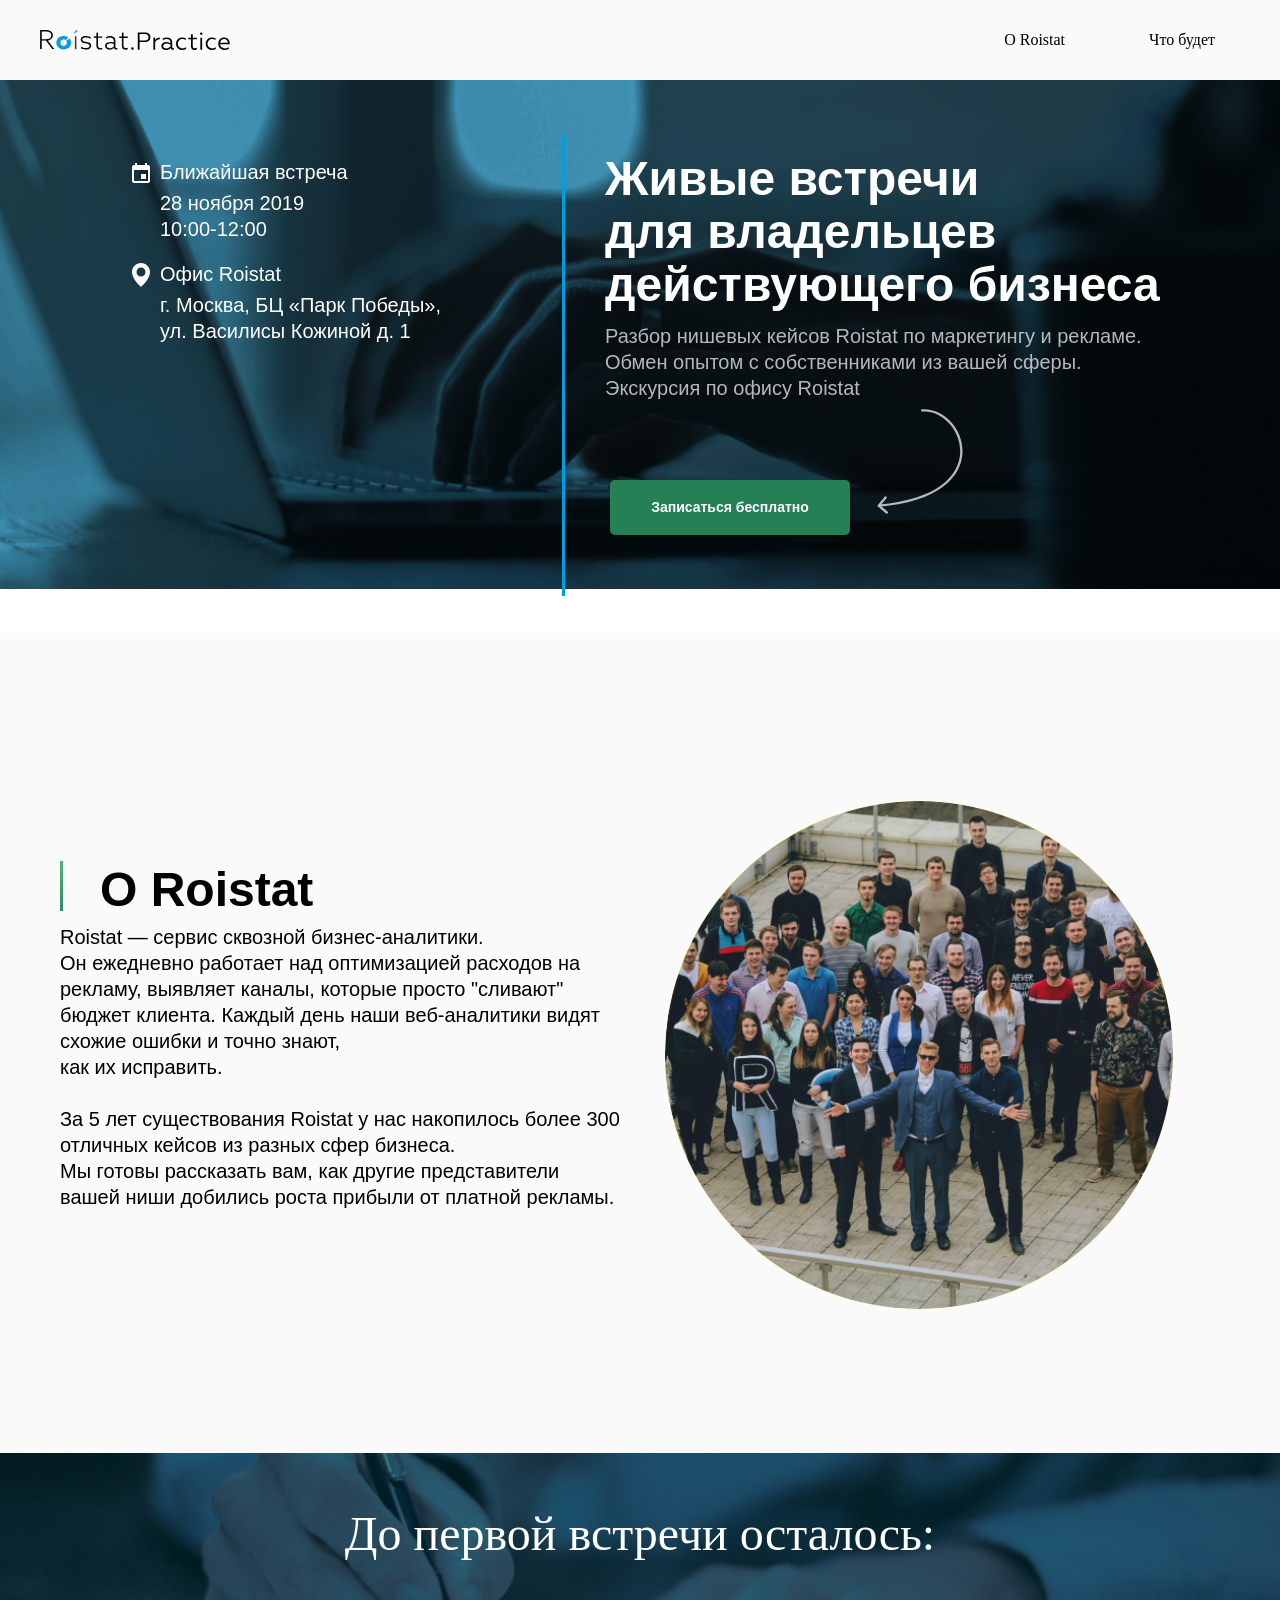
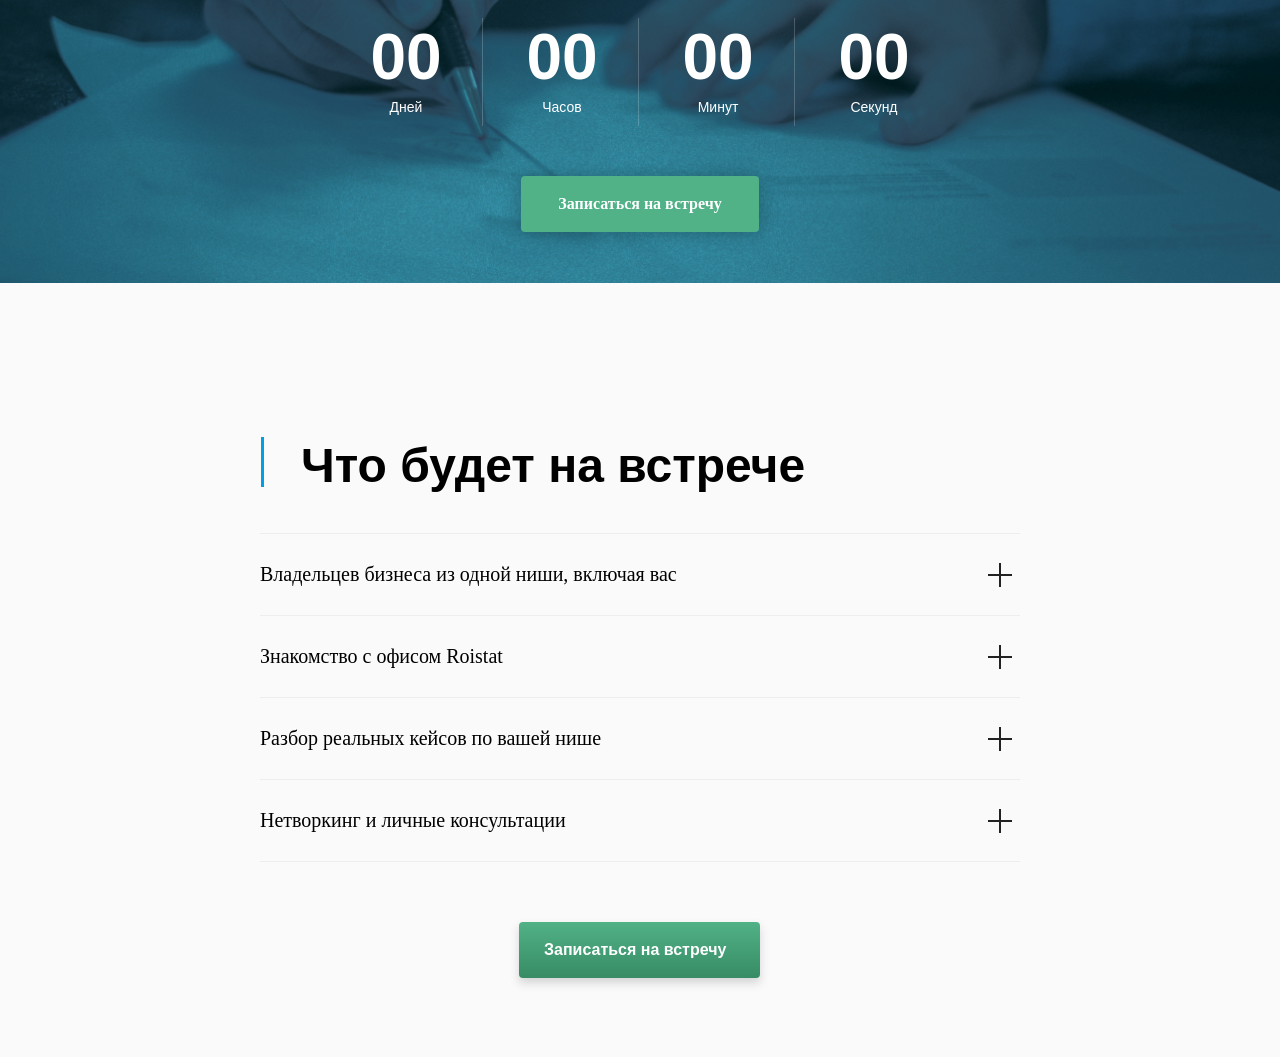
<file: academy/page6828070.html>
<!DOCTYPE html><html> <head><meta charset="utf-8" /><meta http-equiv="Content-Type" content="text/html; charset=utf-8" /><meta name="viewport" content="width=device-width, initial-scale=1.0" /> <!--metatextblock--><title>Roistat.Practice</title><meta property="og:url" content="https://academy.roistat.com/practice" /><meta property="og:title" content="Roistat.Practice" /><meta property="og:description" content="" /><meta property="og:type" content="website" /><meta property="og:image" content="images/tild3061-6337-4538-a339-643164323765__image.png" /> <link rel="canonical" href="https://academy.roistat.com/practice"><!--/metatextblock--><meta property="fb:app_id" content="257953674358265" /><meta name="format-detection" content="telephone=no" /><meta http-equiv="x-dns-prefetch-control" content="on"><link rel="shortcut icon" href="images/tild3165-6535-4666-b261-396663356537__roistat.ico" type="image/x-icon" /><!-- Assets --><link rel="stylesheet" href="css/tilda-grid-3.0.min.css" type="text/css" media="all" /><link rel="stylesheet" href="css/tilda-blocks-2.12.css?t=1574328161" type="text/css" media="all" /><link rel="stylesheet" href="css/tilda-animation-1.0.min.css" type="text/css" media="all" /><link rel="stylesheet" href="css/tilda-menusub-1.0.min.css" type="text/css" media="all" /><link rel="stylesheet" href="css/tilda-slds-1.4.min.css" type="text/css" media="all" /><link rel="stylesheet" href="css/tilda-zoom-2.0.min.css" type="text/css" media="all" /><link rel="stylesheet" href="css/tilda-popup-1.1.min.css" type="text/css" media="all" /><script type="text/javascript" src="js/rentafont_webfonts.js" charset="utf-8"></script><script type="text/javascript"> WebFontConfig = {"id": "OTI5NzBvcmRlcjgxMzgz", "fonts": ["2590","2594","2592","2582","2584"], by_style: 1, by_id: 1};</script><script src="js/jquery-1.10.2.min.js"></script><script src="js/tilda-scripts-2.8.min.js"></script><script src="js/tilda-blocks-2.7.js?t=1574328161"></script><script src="js/lazyload-1.3.min.js" charset="utf-8"></script><script src="js/tilda-animation-1.0.min.js" charset="utf-8"></script><script src="js/tilda-menusub-1.0.min.js" charset="utf-8"></script><script src="js/tilda-slds-1.4.min.js" charset="utf-8"></script><script src="js/hammer.min.js" charset="utf-8"></script><script src="js/tilda-zoom-2.0.min.js" charset="utf-8"></script><script src="js/tilda-forms-1.0.min.js" charset="utf-8"></script><script src="js/tilda-zero-forms-1.0.min.js" charset="utf-8"></script><script type="text/javascript">window.dataLayer = window.dataLayer || [];</script><!-- Google Tag Manager --><script type="text/javascript">(function(w,d,s,l,i){w[l]=w[l]||[];w[l].push({'gtm.start':	new Date().getTime(),event:'gtm.js'});var f=d.getElementsByTagName(s)[0],	j=d.createElement(s),dl=l!='dataLayer'?'&l='+l:'';j.async=true;j.src=	'https://www.googletagmanager.com/gtm.js?id='+i+dl;f.parentNode.insertBefore(j,f);	})(window,document,'script','dataLayer','GTM-TZD44QV');</script><!-- End Google Tag Manager --><script type="text/javascript">if((/bot|google|yandex|baidu|bing|msn|duckduckbot|teoma|slurp|crawler|spider|robot|crawling|facebook/i.test(navigator.userAgent))===false && typeof(sessionStorage)!='undefined' && sessionStorage.getItem('visited')!=='y'){	var style=document.createElement('style');	style.type='text/css';	style.innerHTML='@media screen and (min-width: 980px) {.t-records {opacity: 0;}.t-records_animated {-webkit-transition: opacity ease-in-out .2s;-moz-transition: opacity ease-in-out .2s;-o-transition: opacity ease-in-out .2s;transition: opacity ease-in-out .2s;}.t-records.t-records_visible {opacity: 1;}}';	document.getElementsByTagName('head')[0].appendChild(style);	$(document).ready(function() { $('.t-records').addClass('t-records_animated'); setTimeout(function(){ $('.t-records').addClass('t-records_visible'); sessionStorage.setItem('visited','y'); },400);	});
}</script></head><body class="t-body" style="margin:0;"><!--allrecords--><div id="allrecords" class="t-records" data-hook="blocks-collection-content-node" data-tilda-project-id="1514029" data-tilda-page-id="6828070" data-tilda-page-alias="practice" data-tilda-formskey="37d88da303286b77bfeaf03f70f16314" ><div id="rec120378429" class="r t-rec t-screenmin-1200px" style="background-color:#fafafa; " data-animationappear="off" data-record-type="456" data-screen-min="1200px" data-bg-color="#fafafa"><!-- T456 --><div id="nav120378429marker"></div><div id="nav120378429" class="t456 t456__positionstatic " style="background-color: rgba(250,250,250,1); " data-bgcolor-hex="#fafafa" data-bgcolor-rgba="rgba(250,250,250,1)" data-navmarker="nav120378429marker" data-appearoffset="" data-bgopacity-two="" data-menushadow="" data-bgopacity="1" data-menu-items-align="right" data-menu="yes"> <div class="t456__maincontainer " style=""> <div class="t456__leftwrapper" style=""> <div style="display: block;"> <a href="https://google.com" style="color:#ffffff;"> <img src="images/tild3133-3765-4266-a531-393862336562__group.svg" class="t456__imglogo t456__imglogomobile" imgfield="img" style="max-width: 190px; width: 190px;" alt=""> </a> </div> </div> <div class="t456__rightwrapper t456__menualign_right" style=""> <ul class="t456__list"> <li class="t456__list_item"><a class="t-menu__link-item" href="#rec120362783" data-menu-submenu-hook="" style="color:#000000;font-weight:400;font-family:&apos;Geometria&apos;;margin:0 25px;" data-menu-item-number="1">О Roistat</a> </li> <li class="t456__list_item"><a class="t-menu__link-item" href="#rec120367150" data-menu-submenu-hook="" style="color:#000000;font-weight:400;font-family:&apos;Geometria&apos;;margin:0 25px;" data-menu-item-number="2">Что будет</a> </li> </ul> </div> </div></div><style>@media screen and (max-width: 980px) { #rec120378429 .t456__leftcontainer{ padding: 20px; }
}
@media screen and (max-width: 980px) { #rec120378429 .t456__imglogo{ padding: 20px 0; }
}</style><script type="text/javascript"> $(document).ready(function() { t456_highlight(); });
$(window).resize(function() { t456_setBg('120378429');
});
$(document).ready(function() { t456_setBg('120378429');
});</script><script type="text/javascript"> $(document).ready(function() { setTimeout(function(){ t_menusub_init('120378429'); }, 500); });</script><style>@media screen and (max-width: 980px) { #rec120378429 .t-menusub__menu .t-menusub__link-item { color:#000000 !important; }
}</style><!--[if IE 8]><style>#rec120378429 .t456 { filter: progid:DXImageTransform.Microsoft.gradient(startColorStr='#D9fafafa', endColorstr='#D9fafafa');
}</style><![endif]--> </div><div id="rec125518931" class="r t-rec t-screenmax-1200px" style="background-color:#fafafa; " data-animationappear="off" data-record-type="309" data-screen-max="1200px" data-bg-color="#fafafa"><!-- T280 --><div id="nav125518931marker"></div><div id="nav125518931" class="t280 " data-menu="yes" data-appearoffset=""> <div class="t280__container t280__positionstatic" style=""> <div class="t280__container__bg" style="background-color: rgba(250,250,250,1); " data-bgcolor-hex="#fafafa" data-bgcolor-rgba="rgba(250,250,250,1)" data-navmarker="nav125518931marker" data-appearoffset="" data-bgopacity="1" data-menu-shadow="0px 1px 3px rgba(0,0,0,0.)"></div> <div class="t280__menu__content "> <div class="t280__logo__container" style="height:50px;"> <div class="t280__logo__content"><a class="t280__logo" href="https://google.com" style="color:#ffffff;"><img src="images/tild3133-3765-4266-a531-393862336562__group.svg" style="height: 15px;" class="t280__logo__img" imgfield="img" alt=""></a></div> <div class="t280__burger"> <span style=";"></span> <span style=";"></span> <span style=";"></span> <span style=";"></span> </div> </div> </div> </div> <div class="t280__menu__wrapper "> <div class="t280__menu__bg" style="background-color:#f2f2f2; "></div> <div class="t280__menu__container"> <div class="t280__menu t-width t-width_6"> <a class="t280__menu__item t-title t-title_xl t-menu__link-item" href="#rec120362783" data-menu-submenu-hook="" style="color:#000000;font-weight:400;font-family:&apos;Geometria&apos;;">О Roistat</a> <a class="t280__menu__item t-title t-title_xl t-menu__link-item" href="#rec120367150" data-menu-submenu-hook="" style="color:#000000;font-weight:400;font-family:&apos;Geometria&apos;;">Что будет</a> <a class="t280__menu__item t-title t-title_xl t-menu__link-item" href="#rec120369818" data-menu-submenu-hook="" style="color:#000000;font-weight:400;font-family:&apos;Geometria&apos;;">Расписание встреч</a> </div> </div> </div></div><script type="text/javascript"> $(document).ready(function() { t280_showMenu('125518931'); t280_changeSize('125518931');	t280_highlight(); }); $(window).resize(function() { t280_changeSize('125518931'); }); </script> <script type="text/javascript"> $(document).ready(function() { setTimeout(function(){ t_menusub_init('125518931'); }, 500); });</script><style>@media screen and (max-width: 980px) { #rec125518931 .t-menusub__menu .t-menusub__link-item { color:#000000 !important; }
}</style><!--[if IE 8]><style>#rec125518931 .t280__container__bg { filter: progid:DXImageTransform.Microsoft.gradient(startColorStr='#D9fafafa', endColorstr='#D9fafafa');
}</style><![endif]--> </div><div id="rec120352738" class="r t-rec" style=" " data-animationappear="off" data-record-type="396" ><!-- T396 --><style>#rec120352738 .t396__artboard{height: 553px;background-color: #ffffff;}#rec120352738 .t396__filter{height: 553px;}#rec120352738 .t396__carrier{height: 553px;background-position: center center;background-attachment: scroll;background-size:cover;background-repeat:no-repeat;}@media screen and (max-width: 1199px){#rec120352738 .t396__artboard{}#rec120352738 .t396__filter{background-color: rgba(0,0,0,0);}#rec120352738 .t396__carrier{background-attachment:scroll;}}@media screen and (max-width: 959px){#rec120352738 .t396__artboard{height: 683px;}#rec120352738 .t396__filter{height: 683px;}#rec120352738 .t396__carrier{height: 683px;}}@media screen and (max-width: 639px){#rec120352738 .t396__artboard{height: 663px;}#rec120352738 .t396__filter{height: 663px;}#rec120352738 .t396__carrier{height: 663px;}}@media screen and (max-width: 479px){#rec120352738 .t396__artboard{height: 653px;}#rec120352738 .t396__filter{height: 653px;}#rec120352738 .t396__carrier{height: 653px;}}#rec120352738 .tn-elem[data-elem-id="1565094095329"]{z-index:1;top: 0px;left: calc(50% - 50px + 0px);width:100%;}#rec120352738 .tn-elem[data-elem-id="1565094095329"] .tn-atom{background-position:center center;border-color:transparent;border-style:solid;}@media screen and (max-width: 1199px){#rec120352738 .tn-elem[data-elem-id="1565094095329"]{top: 0px;left: calc(50% - 68px + 0px);width:136%;}}@media screen and (max-width: 959px){#rec120352738 .tn-elem[data-elem-id="1565094095329"]{top: 0px;left: calc(50% - 134.5px + 221px);width:269%;}}@media screen and (max-width: 639px){#rec120352738 .tn-elem[data-elem-id="1565094095329"]{top: 0px;left: calc(50% - 173.5px + 237px);width:347%;}}@media screen and (max-width: 479px){#rec120352738 .tn-elem[data-elem-id="1565094095329"]{top: 0px;left: calc(50% - 256.5px + 323px);width:513%;}}#rec120352738 .tn-elem[data-elem-id="1565094217946"]{z-index:2;top: 81px;left: calc(50% - 600px + 89px);width:24px;}#rec120352738 .tn-elem[data-elem-id="1565094217946"] .tn-atom{background-position:center center;border-color:transparent;border-style:solid;}@media screen and (max-width: 1199px){#rec120352738 .tn-elem[data-elem-id="1565094217946"]{top: 81px;left: calc(50% - 480px + 9px);}}@media screen and (max-width: 959px){}@media screen and (max-width: 639px){#rec120352738 .tn-elem[data-elem-id="1565094217946"]{top: 51px;left: calc(50% - 240px + 9px);}}@media screen and (max-width: 479px){#rec120352738 .tn-elem[data-elem-id="1565094217946"]{top: 481px;left: calc(50% - 160px + 9px);}}#rec120352738 .tn-elem[data-elem-id="1565094230119"]{z-index:3;top: 183px;left: calc(50% - 600px + 89px);width:24px;}#rec120352738 .tn-elem[data-elem-id="1565094230119"] .tn-atom{background-position:center center;border-color:transparent;border-style:solid;}@media screen and (max-width: 1199px){#rec120352738 .tn-elem[data-elem-id="1565094230119"]{top: 183px;left: calc(50% - 480px + 9px);}}@media screen and (max-width: 959px){#rec120352738 .tn-elem[data-elem-id="1565094230119"]{top: 83px;left: calc(50% - 320px + 309px);}}@media screen and (max-width: 639px){#rec120352738 .tn-elem[data-elem-id="1565094230119"]{top: 53px;left: calc(50% - 240px + 309px);}}@media screen and (max-width: 479px){#rec120352738 .tn-elem[data-elem-id="1565094230119"]{top: 563px;left: calc(50% - 160px + 9px);}}#rec120352738 .tn-elem[data-elem-id="1565094265973"]{color:#ffffff;z-index:4;top: 77px;left: calc(50% - 600px + 120px);width:240px;}#rec120352738 .tn-elem[data-elem-id="1565094265973"] .tn-atom{color:#ffffff;font-size:20px;font-family:'Geometria',Arial,sans-serif;line-height:1.55;font-weight:500;background-position:center center;border-color:transparent;border-style:solid;}@media screen and (max-width: 1199px){#rec120352738 .tn-elem[data-elem-id="1565094265973"]{top: 77px;left: calc(50% - 480px + 40px);}}@media screen and (max-width: 959px){#rec120352738 .tn-elem[data-elem-id="1565094265973"]{top: 77px;left: calc(50% - 320px + 40px);}#rec120352738 .tn-elem[data-elem-id="1565094265973"] .tn-atom{font-size:18px;}}@media screen and (max-width: 639px){#rec120352738 .tn-elem[data-elem-id="1565094265973"]{top: 47px;left: calc(50% - 240px + 40px);}#rec120352738 .tn-elem[data-elem-id="1565094265973"] .tn-atom{font-size:16px;}}@media screen and (max-width: 479px){#rec120352738 .tn-elem[data-elem-id="1565094265973"]{top: 477px;left: calc(50% - 160px + 40px);}}#rec120352738 .tn-elem[data-elem-id="1565094291612"]{color:#ffffff;z-index:5;top: 179px;left: calc(50% - 600px + 120px);width:150px;}#rec120352738 .tn-elem[data-elem-id="1565094291612"] .tn-atom{color:#ffffff;font-size:20px;font-family:'Geometria',Arial,sans-serif;line-height:1.55;font-weight:500;background-position:center center;border-color:transparent;border-style:solid;}@media screen and (max-width: 1199px){#rec120352738 .tn-elem[data-elem-id="1565094291612"]{top: 179px;left: calc(50% - 480px + 40px);}}@media screen and (max-width: 959px){#rec120352738 .tn-elem[data-elem-id="1565094291612"]{top: 77px;left: calc(50% - 320px + 340px);}#rec120352738 .tn-elem[data-elem-id="1565094291612"] .tn-atom{font-size:18px;}}@media screen and (max-width: 639px){#rec120352738 .tn-elem[data-elem-id="1565094291612"]{top: 47px;left: calc(50% - 240px + 340px);}#rec120352738 .tn-elem[data-elem-id="1565094291612"] .tn-atom{font-size:16px;}}@media screen and (max-width: 479px){#rec120352738 .tn-elem[data-elem-id="1565094291612"]{top: 557px;left: calc(50% - 160px + 40px);}}#rec120352738 .tn-elem[data-elem-id="1565094358570"]{color:#ffffff;z-index:6;top: 110px;left: calc(50% - 600px + 120px);width:210px;}#rec120352738 .tn-elem[data-elem-id="1565094358570"] .tn-atom{color:#ffffff;font-size:20px;font-family:'Geometria',Arial,sans-serif;line-height:1.3;font-weight:400;background-position:center center;border-color:transparent;border-style:solid;}@media screen and (max-width: 1199px){#rec120352738 .tn-elem[data-elem-id="1565094358570"]{top: 110px;left: calc(50% - 480px + 40px);}}@media screen and (max-width: 959px){#rec120352738 .tn-elem[data-elem-id="1565094358570"]{top: 100px;left: calc(50% - 320px + 40px);}#rec120352738 .tn-elem[data-elem-id="1565094358570"] .tn-atom{font-size:18px;}}@media screen and (max-width: 639px){#rec120352738 .tn-elem[data-elem-id="1565094358570"]{top: 70px;left: calc(50% - 240px + 40px);}#rec120352738 .tn-elem[data-elem-id="1565094358570"] .tn-atom{font-size:16px;}}@media screen and (max-width: 479px){#rec120352738 .tn-elem[data-elem-id="1565094358570"]{top: 500px;left: calc(50% - 160px + 40px);}}#rec120352738 .tn-elem[data-elem-id="1565094420940"]{color:#ffffff;z-index:7;top: 212px;left: calc(50% - 600px + 120px);width:330px;}#rec120352738 .tn-elem[data-elem-id="1565094420940"] .tn-atom{color:#ffffff;font-size:20px;font-family:'Geometria',Arial,sans-serif;line-height:1.3;font-weight:400;background-position:center center;border-color:transparent;border-style:solid;}@media screen and (max-width: 1199px){#rec120352738 .tn-elem[data-elem-id="1565094420940"]{top: 212px;left: calc(50% - 480px + 40px);}}@media screen and (max-width: 959px){#rec120352738 .tn-elem[data-elem-id="1565094420940"]{top: 100px;left: calc(50% - 320px + 340px);}#rec120352738 .tn-elem[data-elem-id="1565094420940"] .tn-atom{font-size:18px;}}@media screen and (max-width: 639px){#rec120352738 .tn-elem[data-elem-id="1565094420940"]{top: 70px;left: calc(50% - 240px + 340px);width:130px;}#rec120352738 .tn-elem[data-elem-id="1565094420940"] .tn-atom{font-size:16px;}}@media screen and (max-width: 479px){#rec120352738 .tn-elem[data-elem-id="1565094420940"]{top: 580px;left: calc(50% - 160px + 40px);width:260px;}}#rec120352738 .tn-elem[data-elem-id="1565094778769"]{z-index:8;top: 56px;left: calc(50% - 600px + 522px);width:3px;height:460px;}#rec120352738 .tn-elem[data-elem-id="1565094778769"] .tn-atom{background-color:#009fe2;background-position:center center;border-color:transparent;border-style:solid;}@media screen and (max-width: 1199px){#rec120352738 .tn-elem[data-elem-id="1565094778769"]{top: 56px;left: calc(50% - 480px + 442px);}}@media screen and (max-width: 959px){#rec120352738 .tn-elem[data-elem-id="1565094778769"]{top: -94px;left: calc(50% - 320px + 323px);height:602px;}#rec120352738 .tn-elem[data-elem-id="1565094778769"] .tn-atom{-webkit-transform:rotate(90deg); -moz-transform:rotate(90deg); transform: rotate(90deg);}}@media screen and (max-width: 639px){#rec120352738 .tn-elem[data-elem-id="1565094778769"]{top: -51px;left: calc(50% - 240px + 239px);height:450px;}}@media screen and (max-width: 479px){#rec120352738 .tn-elem[data-elem-id="1565094778769"]{top: 299px;left: calc(50% - 160px + 159px);height:300px;}}#rec120352738 .tn-elem[data-elem-id="1565094865338"]{color:#ffffff;z-index:9;top: 73px;left: calc(50% - 600px + 565px);width:600px;}#rec120352738 .tn-elem[data-elem-id="1565094865338"] .tn-atom{color:#ffffff;font-size:48px;font-family:'Geometria',Arial,sans-serif;line-height:1.1;font-weight:600;background-position:center center;border-color:transparent;border-style:solid;}@media screen and (max-width: 1199px){#rec120352738 .tn-elem[data-elem-id="1565094865338"]{top: 73px;left: calc(50% - 480px + 485px);width:470px;}}@media screen and (max-width: 959px){#rec120352738 .tn-elem[data-elem-id="1565094865338"]{top: 233px;left: calc(50% - 320px + 10px);width:373px;}#rec120352738 .tn-elem[data-elem-id="1565094865338"] .tn-atom{font-size:42px;}}@media screen and (max-width: 639px){#rec120352738 .tn-elem[data-elem-id="1565094865338"]{top: 203px;left: calc(50% - 240px + 10px);}}@media screen and (max-width: 479px){#rec120352738 .tn-elem[data-elem-id="1565094865338"]{top: 33px;left: calc(50% - 160px + 10px);}#rec120352738 .tn-elem[data-elem-id="1565094865338"] .tn-atom{font-size:36px;}}#rec120352738 .tn-elem[data-elem-id="1565095042634"]{color:#ffffff;z-index:10;top: 243px;left: calc(50% - 600px + 565px);width:590px;}#rec120352738 .tn-elem[data-elem-id="1565095042634"] .tn-atom{color:#ffffff;font-size:20px;font-family:'Geometria',Arial,sans-serif;line-height:1.3;font-weight:400;opacity:0.7;background-position:center center;border-color:transparent;border-style:solid;}@media screen and (max-width: 1199px){#rec120352738 .tn-elem[data-elem-id="1565095042634"]{top: 303px;left: calc(50% - 480px + 485px);width:470px;}#rec120352738 .tn-elem[data-elem-id="1565095042634"] .tn-atom{font-size:18px;}}@media screen and (max-width: 959px){#rec120352738 .tn-elem[data-elem-id="1565095042634"]{top: 433px;left: calc(50% - 320px + 10px);}}@media screen and (max-width: 639px){#rec120352738 .tn-elem[data-elem-id="1565095042634"]{top: 403px;left: calc(50% - 240px + 10px);}}@media screen and (max-width: 479px){#rec120352738 .tn-elem[data-elem-id="1565095042634"]{top: 203px;left: calc(50% - 160px + 10px);width:300px;}}#rec120352738 .tn-elem[data-elem-id="1565095122914"]{color:#ffffff;z-index:11;top: 361px;left: calc(50% - 600px + 565px);width:320px;}#rec120352738 .tn-elem[data-elem-id="1565095122914"] .tn-atom{color:#ffffff;font-size:24px;font-family:'Geometria',Arial,sans-serif;line-height:1.3;font-weight:500;background-position:center center;border-color:transparent;border-style:solid;}@media screen and (max-width: 1199px){}@media screen and (max-width: 959px){}@media screen and (max-width: 639px){}@media screen and (max-width: 479px){}#rec120352738 .tn-elem[data-elem-id="1565095633511"]{z-index:15;top: 320px;left: calc(50% - 600px + 810px);width:131px;}#rec120352738 .tn-elem[data-elem-id="1565095633511"] .tn-atom{background-position:center center;border-color:transparent;border-style:solid;}@media screen and (max-width: 1199px){#rec120352738 .tn-elem[data-elem-id="1565095633511"]{top: 380px;left: calc(50% - 480px + 730px);}}@media screen and (max-width: 959px){#rec120352738 .tn-elem[data-elem-id="1565095633511"]{top: 510px;left: calc(50% - 320px + 255px);}}@media screen and (max-width: 639px){#rec120352738 .tn-elem[data-elem-id="1565095633511"]{top: 470px;left: calc(50% - 240px + 255px);}}@media screen and (max-width: 479px){#rec120352738 .tn-elem[data-elem-id="1565095633511"]{top: 300px;left: calc(50% - 160px + 230px);width:91px;}}#rec120352738 .tn-elem[data-elem-id="1565864416856"]{color:#ffffff;text-align:center;z-index:16;top: 400px;left: calc(50% - 600px + 570px);width:240px;height:55px;}#rec120352738 .tn-elem[data-elem-id="1565864416856"] .tn-atom{color:#ffffff;font-size:14px;font-family:'Arial',Arial,sans-serif;line-height:1.55;font-weight:600;border-width:1px;border-radius:5px;background-color:#258056;background-position:center center;border-color:transparent;border-style:solid;transition: background-color 0.2s ease-in-out, color 0.2s ease-in-out, border-color 0.2s ease-in-out;}@media screen and (max-width: 1199px){#rec120352738 .tn-elem[data-elem-id="1565864416856"]{top: 460px;left: calc(50% - 480px + 490px);}}@media screen and (max-width: 959px){#rec120352738 .tn-elem[data-elem-id="1565864416856"]{top: 590px;left: calc(50% - 320px + 15px);}}@media screen and (max-width: 639px){#rec120352738 .tn-elem[data-elem-id="1565864416856"]{top: 550px;left: calc(50% - 240px + 15px);}}@media screen and (max-width: 479px){#rec120352738 .tn-elem[data-elem-id="1565864416856"]{top: 360px;left: calc(50% - 160px + 15px);width:220px;height:55px;}}</style> <div class='t396'><div class="t396__artboard" data-artboard-recid="120352738"	data-artboard-height="553"	data-artboard-height-res-640="683"	data-artboard-height-res-480="663"	data-artboard-height-res-320="653"	data-artboard-height_vh=""	data-artboard-valign="center"	data-artboard-ovrflw=""	> <div class="t396__carrier" data-artboard-recid="120352738"></div> <div class="t396__filter" data-artboard-recid="120352738"></div> <div class='t396__elem tn-elem tn-elem__1203527381565094095329' data-elem-id='1565094095329' data-elem-type='image'	data-field-top-value="0"	data-field-top-res-960-value="0"	data-field-top-res-640-value="0"	data-field-top-res-480-value="0"	data-field-top-res-320-value="0"	data-field-left-value="0"	data-field-left-res-960-value="0"	data-field-left-res-640-value="221"	data-field-left-res-480-value="237"	data-field-left-res-320-value="323"	data-field-width-value="100"	data-field-width-res-960-value="136"	data-field-width-res-640-value="269"	data-field-width-res-480-value="347"	data-field-width-res-320-value="513"	data-field-axisy-value="top"	data-field-axisy-res-960-value="top"	data-field-axisx-value="center"	data-field-container-value="window"	data-field-topunits-value=""	data-field-leftunits-value=""	data-field-heightunits-value=""	data-field-widthunits-value="%" > <div class='tn-atom' > <img class='tn-atom__img t-img' data-original='images/tild3764-3232-4439-b731-373066356331__group_2.jpg' imgfield='tn_img_1565094095329'> </div> </div> <div class='t396__elem tn-elem tn-elem__1203527381565094217946' data-elem-id='1565094217946' data-elem-type='image'	data-field-top-value="81"	data-field-top-res-960-value="81"	data-field-top-res-480-value="51"	data-field-top-res-320-value="481"	data-field-left-value="89"	data-field-left-res-960-value="9"	data-field-left-res-480-value="9"	data-field-left-res-320-value="9"	data-field-width-value="24"	data-field-axisy-value="top"	data-field-axisx-value="left"	data-field-container-value="grid"	data-field-topunits-value=""	data-field-leftunits-value=""	data-field-heightunits-value=""	data-field-widthunits-value="" > <div class='tn-atom' > <img class='tn-atom__img t-img' data-original='images/tild6439-3232-4965-b761-666637353165__frame.svg' imgfield='tn_img_1565094217946'> </div> </div> <div class='t396__elem tn-elem tn-elem__1203527381565094230119' data-elem-id='1565094230119' data-elem-type='image'	data-field-top-value="183"	data-field-top-res-960-value="183"	data-field-top-res-640-value="83"	data-field-top-res-480-value="53"	data-field-top-res-320-value="563"	data-field-left-value="89"	data-field-left-res-960-value="9"	data-field-left-res-640-value="309"	data-field-left-res-480-value="309"	data-field-left-res-320-value="9"	data-field-width-value="24"	data-field-axisy-value="top"	data-field-axisx-value="left"	data-field-container-value="grid"	data-field-topunits-value=""	data-field-leftunits-value=""	data-field-heightunits-value=""	data-field-widthunits-value="" > <div class='tn-atom' > <img class='tn-atom__img t-img' data-original='images/tild3830-6633-4330-a136-393130363531__frame.svg' imgfield='tn_img_1565094230119'> </div> </div> <div class='t396__elem tn-elem tn-elem__1203527381565094265973' data-elem-id='1565094265973' data-elem-type='text'	data-field-top-value="77"	data-field-top-res-960-value="77"	data-field-top-res-640-value="77"	data-field-top-res-480-value="47"	data-field-top-res-320-value="477"	data-field-left-value="120"	data-field-left-res-960-value="40"	data-field-left-res-640-value="40"	data-field-left-res-480-value="40"	data-field-left-res-320-value="40"	data-field-width-value="240"	data-field-axisy-value="top"	data-field-axisx-value="left"	data-field-container-value="grid"	data-field-topunits-value=""	data-field-leftunits-value=""	data-field-heightunits-value=""	data-field-widthunits-value="" > <div class='tn-atom' field='tn_text_1565094265973' >Ближайшая встреча</div> </div> <div class='t396__elem tn-elem tn-elem__1203527381565094291612' data-elem-id='1565094291612' data-elem-type='text'	data-field-top-value="179"	data-field-top-res-960-value="179"	data-field-top-res-640-value="77"	data-field-top-res-480-value="47"	data-field-top-res-320-value="557"	data-field-left-value="120"	data-field-left-res-960-value="40"	data-field-left-res-640-value="340"	data-field-left-res-480-value="340"	data-field-left-res-320-value="40"	data-field-width-value="150"	data-field-axisy-value="top"	data-field-axisx-value="left"	data-field-container-value="grid"	data-field-topunits-value=""	data-field-leftunits-value=""	data-field-heightunits-value=""	data-field-widthunits-value="" > <div class='tn-atom' field='tn_text_1565094291612' >Офиc Roistat</div> </div> <div class='t396__elem tn-elem tn-elem__1203527381565094358570' data-elem-id='1565094358570' data-elem-type='text'	data-field-top-value="110"	data-field-top-res-960-value="110"	data-field-top-res-640-value="100"	data-field-top-res-480-value="70"	data-field-top-res-320-value="500"	data-field-left-value="120"	data-field-left-res-960-value="40"	data-field-left-res-640-value="40"	data-field-left-res-480-value="40"	data-field-left-res-320-value="40"	data-field-width-value="210"	data-field-axisy-value="top"	data-field-axisx-value="left"	data-field-container-value="grid"	data-field-topunits-value=""	data-field-leftunits-value=""	data-field-heightunits-value=""	data-field-widthunits-value="" > <div class='tn-atom' field='tn_text_1565094358570' >28 ноября 2019<br />10:00-12:00<br /></div> </div> <div class='t396__elem tn-elem tn-elem__1203527381565094420940' data-elem-id='1565094420940' data-elem-type='text'	data-field-top-value="212"	data-field-top-res-960-value="212"	data-field-top-res-640-value="100"	data-field-top-res-480-value="70"	data-field-top-res-320-value="580"	data-field-left-value="120"	data-field-left-res-960-value="40"	data-field-left-res-640-value="340"	data-field-left-res-480-value="340"	data-field-left-res-320-value="40"	data-field-width-value="330"	data-field-width-res-480-value="130"	data-field-width-res-320-value="260"	data-field-axisy-value="top"	data-field-axisx-value="left"	data-field-container-value="grid"	data-field-topunits-value=""	data-field-leftunits-value=""	data-field-heightunits-value=""	data-field-widthunits-value="" > <div class='tn-atom' field='tn_text_1565094420940' >г. Москва, БЦ «Парк Победы»,<br>ул. Василисы Кожиной д. 1<br></div> </div> <div class='t396__elem tn-elem tn-elem__1203527381565094778769' data-elem-id='1565094778769' data-elem-type='shape'	data-field-top-value="56"	data-field-top-res-960-value="56"	data-field-top-res-640-value="-94"	data-field-top-res-480-value="-51"	data-field-top-res-320-value="299"	data-field-left-value="522"	data-field-left-res-960-value="442"	data-field-left-res-640-value="323"	data-field-left-res-480-value="239"	data-field-left-res-320-value="159"	data-field-height-value="460"	data-field-height-res-640-value="602"	data-field-height-res-480-value="450"	data-field-height-res-320-value="300"	data-field-width-value="3"	data-field-axisy-value="top"	data-field-axisx-value="left"	data-field-container-value="grid"	data-field-topunits-value=""	data-field-leftunits-value=""	data-field-heightunits-value=""	data-field-widthunits-value="" > <div class='tn-atom' > </div> </div> <div class='t396__elem tn-elem tn-elem__1203527381565094865338' data-elem-id='1565094865338' data-elem-type='text'	data-field-top-value="73"	data-field-top-res-960-value="73"	data-field-top-res-640-value="233"	data-field-top-res-480-value="203"	data-field-top-res-320-value="33"	data-field-left-value="565"	data-field-left-res-960-value="485"	data-field-left-res-640-value="10"	data-field-left-res-480-value="10"	data-field-left-res-320-value="10"	data-field-width-value="600"	data-field-width-res-960-value="470"	data-field-width-res-640-value="373"	data-field-axisy-value="top"	data-field-axisx-value="left"	data-field-container-value="grid"	data-field-topunits-value=""	data-field-leftunits-value=""	data-field-heightunits-value=""	data-field-widthunits-value="" > <div class='tn-atom' field='tn_text_1565094865338' >Живые встречи<br>для владельцев<br>действующегo бизнеса<br></div> </div> <div class='t396__elem tn-elem tn-elem__1203527381565095042634' data-elem-id='1565095042634' data-elem-type='text'	data-field-top-value="243"	data-field-top-res-960-value="303"	data-field-top-res-640-value="433"	data-field-top-res-480-value="403"	data-field-top-res-320-value="203"	data-field-left-value="565"	data-field-left-res-960-value="485"	data-field-left-res-640-value="10"	data-field-left-res-480-value="10"	data-field-left-res-320-value="10"	data-field-width-value="590"	data-field-width-res-960-value="470"	data-field-width-res-320-value="300"	data-field-axisy-value="top"	data-field-axisx-value="left"	data-field-container-value="grid"	data-field-topunits-value=""	data-field-leftunits-value=""	data-field-heightunits-value=""	data-field-widthunits-value="" > <div class='tn-atom' field='tn_text_1565095042634' >Разбор нишевых кейсов Roistat по маркетингу и рекламе.<br>Обмен опытом с собственниками из вашей сферы.<br>Экскурсия по офису Roistat<br></div> </div> <div class='t396__elem tn-elem tn-elem__1203527381565095122914' data-elem-id='1565095122914' data-elem-type='text'	data-field-top-value="361"	data-field-left-value="565"	data-field-width-value="320"	data-field-axisy-value="top"	data-field-axisx-value="left"	data-field-container-value="grid"	data-field-topunits-value=""	data-field-leftunits-value=""	data-field-heightunits-value=""	data-field-widthunits-value="" > <div class='tn-atom' field='tn_text_1565095122914' ></div> </div> <div class='t396__elem tn-elem tn-elem__1203527381565095633511' data-elem-id='1565095633511' data-elem-type='image'	data-field-top-value="320"	data-field-top-res-960-value="380"	data-field-top-res-640-value="510"	data-field-top-res-480-value="470"	data-field-top-res-320-value="300"	data-field-left-value="810"	data-field-left-res-960-value="730"	data-field-left-res-640-value="255"	data-field-left-res-480-value="255"	data-field-left-res-320-value="230"	data-field-width-value="131"	data-field-width-res-320-value="91"	data-field-axisy-value="top"	data-field-axisx-value="left"	data-field-container-value="grid"	data-field-topunits-value=""	data-field-leftunits-value=""	data-field-heightunits-value=""	data-field-widthunits-value="" > <div class='tn-atom' > <img class='tn-atom__img t-img' data-original='images/tild3231-6366-4434-b765-323963653231__vector.svg' imgfield='tn_img_1565095633511'> </div> </div> <div class='t396__elem tn-elem tn-elem__1203527381565864416856' data-elem-id='1565864416856' data-elem-type='button'	data-field-top-value="400"	data-field-top-res-960-value="460"	data-field-top-res-640-value="590"	data-field-top-res-480-value="550"	data-field-top-res-320-value="360"	data-field-left-value="570"	data-field-left-res-960-value="490"	data-field-left-res-640-value="15"	data-field-left-res-480-value="15"	data-field-left-res-320-value="15"	data-field-height-value="55"	data-field-height-res-320-value="55"	data-field-width-value="240"	data-field-width-res-320-value="220"	data-field-axisy-value="top"	data-field-axisx-value="left"	data-field-container-value="grid"	data-field-topunits-value=""	data-field-leftunits-value=""	data-field-heightunits-value=""	data-field-widthunits-value="" > <a class='tn-atom' href="#popup:embedcode" >Записаться бесплатно</a> </div> </div> </div> <script>$( document ).ready(function() { t396_init('120352738');
});</script><!-- /T396 --></div><div id="rec120362783" class="r t-rec" style=" " data-animationappear="off" data-record-type="396" ><!-- T396 --><style>#rec120362783 .t396__artboard{height: 820px;background-color: #FAFAFA;}#rec120362783 .t396__filter{height: 820px;}#rec120362783 .t396__carrier{height: 820px;background-position: center center;background-attachment: scroll;background-size:cover;background-repeat:no-repeat;}@media screen and (max-width: 1199px){#rec120362783 .t396__artboard{}#rec120362783 .t396__filter{}#rec120362783 .t396__carrier{background-attachment:scroll;}}@media screen and (max-width: 959px){#rec120362783 .t396__artboard{height: 930px;}#rec120362783 .t396__filter{height: 930px;}#rec120362783 .t396__carrier{height: 930px;}}@media screen and (max-width: 639px){#rec120362783 .t396__artboard{height: 860px;}#rec120362783 .t396__filter{height: 860px;}#rec120362783 .t396__carrier{height: 860px;}}@media screen and (max-width: 479px){#rec120362783 .t396__artboard{height: 820px;}#rec120362783 .t396__filter{height: 820px;}#rec120362783 .t396__carrier{height: 820px;}}#rec120362783 .tn-elem[data-elem-id="1565096172563"]{z-index:2;top: 228px;left: calc(50% - 600px + 20px);width:3px;height:50px;}#rec120362783 .tn-elem[data-elem-id="1565096172563"] .tn-atom{background-color:#009fe2;background-position:center center;border-color:transparent;border-style:solid;}@media screen and (max-width: 1199px){#rec120362783 .tn-elem[data-elem-id="1565096172563"]{top: 228px;left: calc(50% - 480px + 12px);}}@media screen and (max-width: 959px){#rec120362783 .tn-elem[data-elem-id="1565096172563"]{top: 58px;left: calc(50% - 320px + 20px);}}@media screen and (max-width: 639px){#rec120362783 .tn-elem[data-elem-id="1565096172563"]{top: 58px;left: calc(50% - 240px + 22px);height:45px;}}@media screen and (max-width: 479px){#rec120362783 .tn-elem[data-elem-id="1565096172563"]{top: 58px;left: calc(50% - 160px + 13px);}}#rec120362783 .tn-elem[data-elem-id="1565096243089"]{color:#000000;z-index:3;top: 220px;left: calc(50% - 600px + 60px);width:260px;}#rec120362783 .tn-elem[data-elem-id="1565096243089"] .tn-atom{color:#000000;font-size:48px;font-family:'Geometria',Arial,sans-serif;line-height:1.55;font-weight:600;background-position:center center;border-color:transparent;border-style:solid;}@media screen and (max-width: 1199px){#rec120362783 .tn-elem[data-elem-id="1565096243089"]{top: 220px;left: calc(50% - 480px + 52px);}}@media screen and (max-width: 959px){#rec120362783 .tn-elem[data-elem-id="1565096243089"]{top: 50px;left: calc(50% - 320px + 60px);}}@media screen and (max-width: 639px){#rec120362783 .tn-elem[data-elem-id="1565096243089"]{top: 50px;left: calc(50% - 240px + 52px);}#rec120362783 .tn-elem[data-elem-id="1565096243089"] .tn-atom{font-size:40px;}}@media screen and (max-width: 479px){#rec120362783 .tn-elem[data-elem-id="1565096243089"]{top: 50px;left: calc(50% - 160px + 43px);}}#rec120362783 .tn-elem[data-elem-id="1565096301633"]{color:#000000;z-index:4;top: 291px;left: calc(50% - 600px + 20px);width:560px;}#rec120362783 .tn-elem[data-elem-id="1565096301633"] .tn-atom{color:#000000;font-size:20px;font-family:'Geometria',Arial,sans-serif;line-height:1.3;font-weight:400;background-position:center center;border-color:transparent;border-style:solid;}@media screen and (max-width: 1199px){#rec120362783 .tn-elem[data-elem-id="1565096301633"]{top: 301px;left: calc(50% - 480px + 12px);width:480px;}#rec120362783 .tn-elem[data-elem-id="1565096301633"] .tn-atom{font-size:18px;}}@media screen and (max-width: 959px){#rec120362783 .tn-elem[data-elem-id="1565096301633"]{top: 131px;left: calc(50% - 320px + 20px);width:550px;}}@media screen and (max-width: 639px){#rec120362783 .tn-elem[data-elem-id="1565096301633"]{top: 131px;left: calc(50% - 240px + 22px);width:450px;}#rec120362783 .tn-elem[data-elem-id="1565096301633"] .tn-atom{font-size:16px;}}@media screen and (max-width: 479px){#rec120362783 .tn-elem[data-elem-id="1565096301633"]{top: 131px;left: calc(50% - 160px + 13px);width:300px;}}#rec120362783 .tn-elem[data-elem-id="1566563680087"]{z-index:5;top: 168px;left: calc(50% - 600px + 625px);width:508px;height:508px;}#rec120362783 .tn-elem[data-elem-id="1566563680087"] .tn-atom{border-radius:3000px;background-color:#fff705;background-position:center center;background-size:cover;background-repeat:no-repeat;border-color:transparent;border-style:solid;}@media screen and (max-width: 1199px){#rec120362783 .tn-elem[data-elem-id="1566563680087"]{top: 213px;left: calc(50% - 480px + 505px);width:443px;height:443px;}}@media screen and (max-width: 959px){#rec120362783 .tn-elem[data-elem-id="1566563680087"]{top: 406px;left: calc(50% - 320px + 79px);width:486px;height:468px;}}@media screen and (max-width: 639px){#rec120362783 .tn-elem[data-elem-id="1566563680087"]{top: 385px;left: calc(50% - 240px + 15px);width:453px;height:436px;}}@media screen and (max-width: 479px){#rec120362783 .tn-elem[data-elem-id="1566563680087"]{top: 489px;left: calc(50% - 160px + 15px);width:293px;height:282px;}}</style> <div class='t396'><div class="t396__artboard" data-artboard-recid="120362783"	data-artboard-height="820"	data-artboard-height-res-640="930"	data-artboard-height-res-480="860"	data-artboard-height-res-320="820"	data-artboard-height_vh=""	data-artboard-valign="center"	data-artboard-ovrflw=""	> <div class="t396__carrier" data-artboard-recid="120362783"></div> <div class="t396__filter" data-artboard-recid="120362783"></div> <div class='t396__elem tn-elem tn-elem__1203627831565096172563' data-elem-id='1565096172563' data-elem-type='shape'	data-field-top-value="228"	data-field-top-res-960-value="228"	data-field-top-res-640-value="58"	data-field-top-res-480-value="58"	data-field-top-res-320-value="58"	data-field-left-value="20"	data-field-left-res-960-value="12"	data-field-left-res-640-value="20"	data-field-left-res-480-value="22"	data-field-left-res-320-value="13"	data-field-height-value="50"	data-field-height-res-480-value="45"	data-field-width-value="3"	data-field-axisy-value="top"	data-field-axisx-value="left"	data-field-container-value="grid"	data-field-topunits-value=""	data-field-leftunits-value=""	data-field-heightunits-value=""	data-field-widthunits-value="" > <div class='tn-atom' > </div> </div> <div class='t396__elem tn-elem tn-elem__1203627831565096243089' data-elem-id='1565096243089' data-elem-type='text'	data-field-top-value="220"	data-field-top-res-960-value="220"	data-field-top-res-640-value="50"	data-field-top-res-480-value="50"	data-field-top-res-320-value="50"	data-field-left-value="60"	data-field-left-res-960-value="52"	data-field-left-res-640-value="60"	data-field-left-res-480-value="52"	data-field-left-res-320-value="43"	data-field-width-value="260"	data-field-axisy-value="top"	data-field-axisx-value="left"	data-field-container-value="grid"	data-field-topunits-value=""	data-field-leftunits-value=""	data-field-heightunits-value=""	data-field-widthunits-value="" > <div class='tn-atom' field='tn_text_1565096243089' >О Roistat</div> </div> <div class='t396__elem tn-elem tn-elem__1203627831565096301633' data-elem-id='1565096301633' data-elem-type='text'	data-field-top-value="291"	data-field-top-res-960-value="301"	data-field-top-res-640-value="131"	data-field-top-res-480-value="131"	data-field-top-res-320-value="131"	data-field-left-value="20"	data-field-left-res-960-value="12"	data-field-left-res-640-value="20"	data-field-left-res-480-value="22"	data-field-left-res-320-value="13"	data-field-width-value="560"	data-field-width-res-960-value="480"	data-field-width-res-640-value="550"	data-field-width-res-480-value="450"	data-field-width-res-320-value="300"	data-field-axisy-value="top"	data-field-axisx-value="left"	data-field-container-value="grid"	data-field-topunits-value=""	data-field-leftunits-value=""	data-field-heightunits-value=""	data-field-widthunits-value="" > <div class='tn-atom' field='tn_text_1565096301633' >Roistat — сервис сквозной бизнес-аналитики.<br>Он ежедневно работает над оптимизацией расходов на рекламу, выявляет каналы, которые просто "сливают" бюджет клиента. Каждый день наши веб-аналитики видят схожие ошибки и точно знают,<br>как их исправить.<br><br>За 5 лет существования Roistat у нас накопилось более 300 отличных кейсов из разных сфер бизнеса.<br>Мы готовы рассказать вам, как другие представители<br>вашей ниши добились роста прибыли
от платной рекламы.<br></div> </div> <div class='t396__elem tn-elem tn-elem__1203627831566563680087' data-elem-id='1566563680087' data-elem-type='shape'	data-field-top-value="168"	data-field-top-res-960-value="213"	data-field-top-res-640-value="406"	data-field-top-res-480-value="385"	data-field-top-res-320-value="489"	data-field-left-value="625"	data-field-left-res-960-value="505"	data-field-left-res-640-value="79"	data-field-left-res-480-value="15"	data-field-left-res-320-value="15"	data-field-height-value="508"	data-field-height-res-960-value="443"	data-field-height-res-640-value="468"	data-field-height-res-480-value="436"	data-field-height-res-320-value="282"	data-field-width-value="508"	data-field-width-res-960-value="443"	data-field-width-res-640-value="486"	data-field-width-res-480-value="453"	data-field-width-res-320-value="293"	data-field-axisy-value="top"	data-field-axisx-value="left"	data-field-container-value="grid"	data-field-topunits-value=""	data-field-leftunits-value=""	data-field-heightunits-value=""	data-field-widthunits-value="" > <div class='tn-atom t-bgimg' data-original="images/tild3134-3966-4636-b533-393663373836__roistat_96.png" style="background-image:url('images/tild3134-3966-4636-b533-393663373836__-__resize__20x__Roistat_96.png');" > </div> </div> </div> </div> <script>$( document ).ready(function() { t396_init('120362783');
});</script><!-- /T396 --></div><div id="rec120364559" class="r t-rec" style=" " data-animationappear="off" data-record-type="415" ><!-- t415 --><!-- cover --><div class="t-cover" id="recorddiv120364559" bgimgfield="img" style="height:430px; background-image:url('images/tild3633-3238-4536-b162-316165353264__-__resize__20x__Group_2.jpg');" ><div class="t-cover__carrier" id="coverCarry120364559" data-content-cover-id="120364559" data-content-cover-bg="images/tild3633-3238-4536-b162-316165353264__group_2.jpg" data-content-cover-height="430px" data-content-cover-parallax="" style="height:430px;background-attachment:scroll; "></div> <div class="t-cover__filter" style="height:430px;background-image: -moz-linear-gradient(top, rgba(0,0,0,0.0), rgba(0,0,0,0.0));background-image: -webkit-linear-gradient(top, rgba(0,0,0,0.0), rgba(0,0,0,0.0));background-image: -o-linear-gradient(top, rgba(0,0,0,0.0), rgba(0,0,0,0.0));background-image: -ms-linear-gradient(top, rgba(0,0,0,0.0), rgba(0,0,0,0.0));background-image: linear-gradient(top, rgba(0,0,0,0.0), rgba(0,0,0,0.0));filter: progid:DXImageTransform.Microsoft.gradient(startColorStr='#fe000000', endColorstr='#fe000000');"></div><div class="t415"> <div class="t-container"> <div class="t-width t-width_12 t415__mainblock"> <div class="t-cover__wrapper t-valign_middle" style="height:430px;"> <div class="t415__content" data-hook-content="covercontent"> <div class="t415__textwrapper t-width t-width_12"> <div class="t415__title t-title t-title_md" field="title" style=" font-size:48px;font-weight:500;font-family:'Geometria';">До первой встречи осталось:</div> </div> <div id="t415__timer120364559" class="t415__timer" > <div class="t415__col "> <span class="t415__days t-title t-title_lg t415__number" ></span> <div class="t415__text t-descr t-descr_xxs" >Дней</div> </div> <div class="t415__col"> <span class="t415__hours t-title t-title_lg t415__number" ></span> <div class="t415__text t-descr t-descr_xxs" >Часов</div> </div> <div class="t415__col"> <span class="t415__minutes t-title t-title_lg t415__number" ></span> <div class="t415__text t-descr t-descr_xxs" >Минут</div> </div> <div class="t415__col"> <span class="t415__seconds t-title t-title_lg t415__number" ></span> <div class="t415__text t-descr t-descr_xxs" >Секунд</div> </div> </div> <div class="t415__buttons"> <a href="#popup:embedcode" target="" class="t415__btn t-btn " style="color:#ffffff;background-color:#51b187;border-radius:4px; -moz-border-radius:4px; -webkit-border-radius:4px;font-family:Geometria;font-weight:600;box-shadow: 0px 0px 20px 0px rgba(0, 0, 0, 0.3);"><table style="width:100%; height:100%;"><tr><td>Записаться на встречу</td></tr></table></a> </div> </div> </div> </div> </div></div> </div> <script type="text/javascript">$(document).ready(function() { function getTimeRemaining(endtime){ var t = Date.parse(endtime) - Date.parse(new Date()); if (t < 0) { var seconds = 0; var minutes = 0; var hours = 0; var days = 0; } else { var seconds = Math.floor( (t/1000) % 60 ); var minutes = Math.floor( (t/1000/60) % 60 ); var hours = Math.floor( (t/(1000*60*60)) % 24 ); var days = Math.floor( t/(1000*60*60*24) ); } return { 'total': t, 'days': days, 'hours': hours, 'minutes': minutes, 'seconds': seconds }; } function initializeClock(id, endtime){ var clock = document.getElementById(id); if (! clock) { console.log('Block with timer not found'); return; } var daysSpan = clock.querySelector('.t415__days'); var hoursSpan = clock.querySelector('.t415__hours'); var minutesSpan = clock.querySelector('.t415__minutes'); var secondsSpan = clock.querySelector('.t415__seconds'); function updateClock(){ var t = getTimeRemaining(endtime); if (t.days >= 100) { daysSpan.innerHTML = t.days; } else { daysSpan.innerHTML = ('0' + t.days).slice(-2); } hoursSpan.innerHTML = ('0' + t.hours).slice(-2); minutesSpan.innerHTML = ('0' + t.minutes).slice(-2); secondsSpan.innerHTML = ('0' + t.seconds).slice(-2); if(t.total<=0){ clearInterval(timeinterval); } } updateClock(); var timeinterval = setInterval(updateClock,1000); } var deadline = new Date("2019-11-28T10:00+03:00"); initializeClock('t415__timer120364559', deadline);
});</script><style>#rec120364559 .t-btn:not(.t-animate_no-hover):hover{ color: #ffffff !important;	}	#rec120364559 .t-btn:not(.t-animate_no-hover){ -webkit-transition: background-color 0.2s ease-in-out, color 0.2s ease-in-out, border-color 0.2s ease-in-out, box-shadow 0.2s ease-in-out; transition: background-color 0.2s ease-in-out, color 0.2s ease-in-out, border-color 0.2s ease-in-out, box-shadow 0.2s ease-in-out;	}</style><style>#rec120364559 .t-btn[data-btneffects-first],
#rec120364559 .t-btn[data-btneffects-second],
#rec120364559 .t-submit[data-btneffects-first],
#rec120364559 .t-submit[data-btneffects-second] {	position: relative; overflow: hidden; -webkit-transform: translate3d(0,0,0); transform: translate3d(0,0,0);
}</style><script type="text/javascript">$(document).ready(function() {
});</script></div><div id="rec120367150" class="r t-rec" style=" " data-animationappear="off" data-record-type="396" ><!-- T396 --><style>#rec120367150 .t396__artboard{height: 250px;background-color: #FAFAFA;}#rec120367150 .t396__filter{height: 250px;}#rec120367150 .t396__carrier{height: 250px;background-position: center center;background-attachment: scroll;background-size:cover;background-repeat:no-repeat;}@media screen and (max-width: 1199px){#rec120367150 .t396__artboard{height: 200px;}#rec120367150 .t396__filter{height: 200px;}#rec120367150 .t396__carrier{height: 200px;background-attachment:scroll;}}@media screen and (max-width: 959px){#rec120367150 .t396__artboard{height: 180px;}#rec120367150 .t396__filter{height: 180px;}#rec120367150 .t396__carrier{height: 180px;}}@media screen and (max-width: 639px){}@media screen and (max-width: 479px){#rec120367150 .t396__artboard{height: 230px;background-color: #FAFAFA;}#rec120367150 .t396__filter{height: 230px;}#rec120367150 .t396__carrier{height: 230px;background-position: center center;}}#rec120367150 .tn-elem[data-elem-id="1565096172563"]{z-index:2;top: 154px;left: calc(50% - 600px + 221px);width:3px;height:50px;}#rec120367150 .tn-elem[data-elem-id="1565096172563"] .tn-atom{background-color:#009fe2;background-position:center center;border-color:transparent;border-style:solid;}@media screen and (max-width: 1199px){#rec120367150 .tn-elem[data-elem-id="1565096172563"]{top: 114px;left: calc(50% - 480px + 221px);}}@media screen and (max-width: 959px){#rec120367150 .tn-elem[data-elem-id="1565096172563"]{top: 94px;left: calc(50% - 320px + 51px);}}@media screen and (max-width: 639px){#rec120367150 .tn-elem[data-elem-id="1565096172563"]{top: 94px;left: calc(50% - 240px + 11px);}}@media screen and (max-width: 479px){#rec120367150 .tn-elem[data-elem-id="1565096172563"]{top: 84px;left: calc(50% - 160px + 11px);height:100px;}}#rec120367150 .tn-elem[data-elem-id="1565096243089"]{color:#000000;z-index:3;top: 146px;left: calc(50% - 600px + 261px);width:520px;}#rec120367150 .tn-elem[data-elem-id="1565096243089"] .tn-atom{color:#000000;font-size:48px;font-family:'Geometria',Arial,sans-serif;line-height:1.55;font-weight:600;background-position:center center;border-color:transparent;border-style:solid;}@media screen and (max-width: 1199px){#rec120367150 .tn-elem[data-elem-id="1565096243089"]{top: 106px;left: calc(50% - 480px + 261px);}}@media screen and (max-width: 959px){#rec120367150 .tn-elem[data-elem-id="1565096243089"]{top: 86px;left: calc(50% - 320px + 91px);}}@media screen and (max-width: 639px){#rec120367150 .tn-elem[data-elem-id="1565096243089"]{top: 88px;left: calc(50% - 240px + 44px);}#rec120367150 .tn-elem[data-elem-id="1565096243089"] .tn-atom{font-size:40px;}}@media screen and (max-width: 479px){#rec120367150 .tn-elem[data-elem-id="1565096243089"]{top: 78px;left: calc(50% - 160px + 44px);width:210px;}#rec120367150 .tn-elem[data-elem-id="1565096243089"] .tn-atom{font-size:38px;}}</style> <div class='t396'><div class="t396__artboard" data-artboard-recid="120367150"	data-artboard-height="250"	data-artboard-height-res-960="200"	data-artboard-height-res-640="180"	data-artboard-height-res-320="230"	data-artboard-height_vh=""	data-artboard-valign="center"	data-artboard-ovrflw=""	> <div class="t396__carrier" data-artboard-recid="120367150"></div> <div class="t396__filter" data-artboard-recid="120367150"></div> <div class='t396__elem tn-elem tn-elem__1203671501565096172563' data-elem-id='1565096172563' data-elem-type='shape'	data-field-top-value="154"	data-field-top-res-960-value="114"	data-field-top-res-640-value="94"	data-field-top-res-480-value="94"	data-field-top-res-320-value="84"	data-field-left-value="221"	data-field-left-res-960-value="221"	data-field-left-res-640-value="51"	data-field-left-res-480-value="11"	data-field-left-res-320-value="11"	data-field-height-value="50"	data-field-height-res-320-value="100"	data-field-width-value="3"	data-field-axisy-value="top"	data-field-axisx-value="left"	data-field-container-value="grid"	data-field-topunits-value=""	data-field-leftunits-value=""	data-field-heightunits-value=""	data-field-widthunits-value="" > <div class='tn-atom' > </div> </div> <div class='t396__elem tn-elem tn-elem__1203671501565096243089' data-elem-id='1565096243089' data-elem-type='text'	data-field-top-value="146"	data-field-top-res-960-value="106"	data-field-top-res-640-value="86"	data-field-top-res-480-value="88"	data-field-top-res-320-value="78"	data-field-left-value="261"	data-field-left-res-960-value="261"	data-field-left-res-640-value="91"	data-field-left-res-480-value="44"	data-field-left-res-320-value="44"	data-field-width-value="520"	data-field-width-res-320-value="210"	data-field-axisy-value="top"	data-field-axisx-value="left"	data-field-container-value="grid"	data-field-topunits-value=""	data-field-leftunits-value=""	data-field-heightunits-value=""	data-field-widthunits-value="" > <div class='tn-atom' field='tn_text_1565096243089' >Что будет на встрече</div> </div> </div> </div> <script>$( document ).ready(function() { t396_init('120367150');
});</script><!-- /T396 --></div><div id="rec120367615" class="r t-rec t-rec_pt_0 t-rec_pb_45" style="padding-top:0px;padding-bottom:45px;background-color:#fafafa; " data-animationappear="off" data-record-type="585" data-bg-color="#fafafa"><!-- T585--><div class="t585"> <div class="t-container"> <div class="t-col t-col_8 t-prefix_2"> <div class="t585__accordion"> <div class="t585__wrapper"> <div class="t585__header" style=" border-top: 1px solid #eee;"> <div class="t585__title t-name t-name_xl" field="li_title__1480611044356" style="font-size:20px;font-weight:500;font-family:&apos;Geometria&apos;;">Владельцев бизнеса из одной ниши, включая вас</div> <div class="t585__icon"> <div class="t585__lines"> <svg width="24px" height="24px" viewBox="0 0 24 24" xmlns="http://www.w3.org/2000/svg" xmlns:xlink="http://www.w3.org/1999/xlink"> <g stroke="none" stroke-width="2px" fill="none" fill-rule="evenodd" stroke-linecap="square"> <g transform="translate(1.000000, 1.000000)" stroke="#222222"> <path d="M0,11 L22,11"></path> <path d="M11,0 L11,22"></path> </g> </g> </svg> </div> <div class="t585__circle" style="background-color: transparent;"></div> </div> <div class="t585__icon t585__icon-hover"> <div class="t585__lines"> <svg width="24px" height="24px" viewBox="0 0 24 24" xmlns="http://www.w3.org/2000/svg" xmlns:xlink="http://www.w3.org/1999/xlink"> <g stroke="none" stroke-width="2px" fill="none" fill-rule="evenodd" stroke-linecap="square"> <g transform="translate(1.000000, 1.000000)" stroke="#222222"> <path d="M0,11 L22,11"></path> <path d="M11,0 L11,22"></path> </g> </g> </svg> </div> <div class="t585__circle" style="background-color: #eee;"></div> </div> </div> <div class="t585__content"> <div class="t585__textwrapper"> <div class="t585__text t-descr t-descr_xs" field="li_descr__1480611044356" style="">В разных отраслях бизнеса - разные нормы показателей. Отличается цена за клик, стоимость привлечения клиента, рекламные бюджеты и рабочие рекламные каналы. Чтобы подобрать наиболее подходящую вам встречу, пройдите короткий опрос при регистрации.<br /></div> </div> </div> </div> </div> </div> <div class="t-col t-col_8 t-prefix_2"> <div class="t585__accordion"> <div class="t585__wrapper"> <div class="t585__header" style=" border-top: 1px solid #eee;"> <div class="t585__title t-name t-name_xl" field="li_title__1480611048442" style="font-size:20px;font-weight:500;font-family:&apos;Geometria&apos;;">Знакомство с офисом Roistat</div> <div class="t585__icon"> <div class="t585__lines"> <svg width="24px" height="24px" viewBox="0 0 24 24" xmlns="http://www.w3.org/2000/svg" xmlns:xlink="http://www.w3.org/1999/xlink"> <g stroke="none" stroke-width="2px" fill="none" fill-rule="evenodd" stroke-linecap="square"> <g transform="translate(1.000000, 1.000000)" stroke="#222222"> <path d="M0,11 L22,11"></path> <path d="M11,0 L11,22"></path> </g> </g> </svg> </div> <div class="t585__circle" style="background-color: transparent;"></div> </div> <div class="t585__icon t585__icon-hover"> <div class="t585__lines"> <svg width="24px" height="24px" viewBox="0 0 24 24" xmlns="http://www.w3.org/2000/svg" xmlns:xlink="http://www.w3.org/1999/xlink"> <g stroke="none" stroke-width="2px" fill="none" fill-rule="evenodd" stroke-linecap="square"> <g transform="translate(1.000000, 1.000000)" stroke="#222222"> <path d="M0,11 L22,11"></path> <path d="M11,0 L11,22"></path> </g> </g> </svg> </div> <div class="t585__circle" style="background-color: #eee;"></div> </div> </div> <div class="t585__content"> <div class="t585__textwrapper"> <div class="t585__text t-descr t-descr_xs" field="li_descr__1480611048442" style="">Общая площадь нашего офиса в Москве - полторы тысячи квадратных метров! Мы покажем ключевые зоны, расскажем о подразделениях, важных бизнес-процессах, обустройстве рабочих мест. <br /></div> </div> </div> </div> </div> </div> <div class="t-col t-col_8 t-prefix_2"> <div class="t585__accordion"> <div class="t585__wrapper"> <div class="t585__header" style=" border-top: 1px solid #eee;"> <div class="t585__title t-name t-name_xl" field="li_title__1489600117321" style="font-size:20px;font-weight:500;font-family:&apos;Geometria&apos;;">Разбор реальных кейсов по вашей нише</div> <div class="t585__icon"> <div class="t585__lines"> <svg width="24px" height="24px" viewBox="0 0 24 24" xmlns="http://www.w3.org/2000/svg" xmlns:xlink="http://www.w3.org/1999/xlink"> <g stroke="none" stroke-width="2px" fill="none" fill-rule="evenodd" stroke-linecap="square"> <g transform="translate(1.000000, 1.000000)" stroke="#222222"> <path d="M0,11 L22,11"></path> <path d="M11,0 L11,22"></path> </g> </g> </svg> </div> <div class="t585__circle" style="background-color: transparent;"></div> </div> <div class="t585__icon t585__icon-hover"> <div class="t585__lines"> <svg width="24px" height="24px" viewBox="0 0 24 24" xmlns="http://www.w3.org/2000/svg" xmlns:xlink="http://www.w3.org/1999/xlink"> <g stroke="none" stroke-width="2px" fill="none" fill-rule="evenodd" stroke-linecap="square"> <g transform="translate(1.000000, 1.000000)" stroke="#222222"> <path d="M0,11 L22,11"></path> <path d="M11,0 L11,22"></path> </g> </g> </svg> </div> <div class="t585__circle" style="background-color: #eee;"></div> </div> </div> <div class="t585__content"> <div class="t585__textwrapper"> <div class="t585__text t-descr t-descr_xs" field="li_descr__1489600117321" style="">Веб-аналитики Roistat на реальных цифрах наших клиентов покажут, с какими бюджетами работают компании и как снизить стоимость привлечения клиента в вашем бизнесе. А также расскажут, где в рекламе собственники чаще всего "теряют" деньги зря. <br /></div> </div> </div> </div> </div> </div> <div class="t-col t-col_8 t-prefix_2"> <div class="t585__accordion"> <div class="t585__wrapper"> <div class="t585__header" style=" border-top: 1px solid #eee;"> <div class="t585__title t-name t-name_xl" field="li_title__1565097006335" style="font-size:20px;font-weight:500;font-family:&apos;Geometria&apos;;">Нетворкинг и личные консультации</div> <div class="t585__icon"> <div class="t585__lines"> <svg width="24px" height="24px" viewBox="0 0 24 24" xmlns="http://www.w3.org/2000/svg" xmlns:xlink="http://www.w3.org/1999/xlink"> <g stroke="none" stroke-width="2px" fill="none" fill-rule="evenodd" stroke-linecap="square"> <g transform="translate(1.000000, 1.000000)" stroke="#222222"> <path d="M0,11 L22,11"></path> <path d="M11,0 L11,22"></path> </g> </g> </svg> </div> <div class="t585__circle" style="background-color: transparent;"></div> </div> <div class="t585__icon t585__icon-hover"> <div class="t585__lines"> <svg width="24px" height="24px" viewBox="0 0 24 24" xmlns="http://www.w3.org/2000/svg" xmlns:xlink="http://www.w3.org/1999/xlink"> <g stroke="none" stroke-width="2px" fill="none" fill-rule="evenodd" stroke-linecap="square"> <g transform="translate(1.000000, 1.000000)" stroke="#222222"> <path d="M0,11 L22,11"></path> <path d="M11,0 L11,22"></path> </g> </g> </svg> </div> <div class="t585__circle" style="background-color: #eee;"></div> </div> </div> <div class="t585__content"> <div class="t585__textwrapper"> <div class="t585__text t-descr t-descr_xs" field="li_descr__1565097006335" style="">В свободное время вы сможете задать личные вопросы экспертам Roistat и пообщаться с владельцами других бизнесов на актуальные темы. <br /></div> </div> </div> </div> </div> <div class="t585__border" style="height: 1px; background-color: #eee;"></div> </div> </div></div><script type="text/javascript"> $(document).ready(function(){ t585_init('120367615'); });</script></div><div id="rec120368475" class="r t-rec" style=" " data-animationappear="off" data-record-type="396" ><!-- T396 --><style>#rec120368475 .t396__artboard{height: 150px;background-color: #fafafa;}#rec120368475 .t396__filter{height: 150px;}#rec120368475 .t396__carrier{height: 150px;background-position: center center;background-attachment: scroll;background-size:cover;background-repeat:no-repeat;}@media screen and (max-width: 1199px){#rec120368475 .t396__artboard{}#rec120368475 .t396__filter{}#rec120368475 .t396__carrier{background-attachment:scroll;}}@media screen and (max-width: 959px){}@media screen and (max-width: 639px){}@media screen and (max-width: 479px){}#rec120368475 .tn-elem[data-elem-id="1565097189793"]{z-index:1;top: 10px;left: calc(50% - 600px + 469px);width:261px;}#rec120368475 .tn-elem[data-elem-id="1565097189793"] .tn-atom{background-position:center center;border-color:transparent;border-style:solid;}@media screen and (max-width: 1199px){}@media screen and (max-width: 959px){}@media screen and (max-width: 639px){}@media screen and (max-width: 479px){}#rec120368475 .tn-elem[data-elem-id="1565097189807"]{color:#ffffff;z-index:2;top: 31px;left: calc(50% - 600px + 504px);width:190px;}#rec120368475 .tn-elem[data-elem-id="1565097189807"] .tn-atom{color:#ffffff;font-size:16px;font-family:'Geometria',Arial,sans-serif;line-height:1.55;font-weight:600;background-position:center center;border-color:transparent;border-style:solid;}@media screen and (max-width: 1199px){}@media screen and (max-width: 959px){}@media screen and (max-width: 639px){}@media screen and (max-width: 479px){}#rec120368475 .tn-elem[data-elem-id="1565097189814"]{color:#ffffff;text-align:center;z-index:3;top: 15px;left: calc(50% - 600px + 479px);width:240px;height:55px;}#rec120368475 .tn-elem[data-elem-id="1565097189814"] .tn-atom{color:#ffffff;font-size:14px;font-family:'Arial',Arial,sans-serif;line-height:1.55;font-weight:600;border-width:1px;border-radius:4px;opacity:0;background-color:#ffffff;background-position:center center;border-color:transparent;border-style:solid;transition: background-color 0.2s ease-in-out, color 0.2s ease-in-out, border-color 0.2s ease-in-out;}@media screen and (max-width: 1199px){}@media screen and (max-width: 959px){}@media screen and (max-width: 639px){}@media screen and (max-width: 479px){}</style> <div class='t396'><div class="t396__artboard" data-artboard-recid="120368475"	data-artboard-height="150"	data-artboard-height_vh=""	data-artboard-valign="center"	data-artboard-ovrflw=""	> <div class="t396__carrier" data-artboard-recid="120368475"></div> <div class="t396__filter" data-artboard-recid="120368475"></div> <div class='t396__elem tn-elem tn-elem__1203684751565097189793' data-elem-id='1565097189793' data-elem-type='image'	data-field-top-value="10"	data-field-left-value="469"	data-field-width-value="261"	data-field-axisy-value="top"	data-field-axisx-value="left"	data-field-container-value="grid"	data-field-topunits-value=""	data-field-leftunits-value=""	data-field-heightunits-value=""	data-field-widthunits-value="" > <div class='tn-atom' > <img class='tn-atom__img t-img' data-original='images/tild6331-3061-4964-b031-623834633130__rectangle_2.svg' imgfield='tn_img_1565097189793'> </div> </div> <div class='t396__elem tn-elem tn-elem__1203684751565097189807' data-elem-id='1565097189807' data-elem-type='text'	data-field-top-value="31"	data-field-left-value="504"	data-field-width-value="190"	data-field-axisy-value="top"	data-field-axisx-value="left"	data-field-container-value="grid"	data-field-topunits-value=""	data-field-leftunits-value=""	data-field-heightunits-value=""	data-field-widthunits-value="" > <div class='tn-atom' field='tn_text_1565097189807' >Выбрать дату встречи</div> </div> <div class='t396__elem tn-elem tn-elem__1203684751565097189814' data-elem-id='1565097189814' data-elem-type='button'	data-field-top-value="15"	data-field-left-value="479"	data-field-height-value="55"	data-field-width-value="240"	data-field-axisy-value="top"	data-field-axisx-value="left"	data-field-container-value="grid"	data-field-topunits-value=""	data-field-leftunits-value=""	data-field-heightunits-value=""	data-field-widthunits-value="" > <a class='tn-atom' href="#popup:embedcode" ></a> </div> </div> </div> <script>$( document ).ready(function() { t396_init('120368475');
});</script><!-- /T396 --></div><div id="rec121970536" class="r t-rec" style=" " data-animationappear="off" data-record-type="131" ><!-- T123 --><div class="t123" ><div class="t-container_100 "><div class="t-width t-width_100 ">
<script id="20ca311aa48681169280fbc6b40ba45743f91632" src="https://edu.roistat.com/pl/lite/widget/script?id=110168"></script>
 
</div> </div></div></div><div id="rec123754987" class="r t-rec" style=" " data-animationappear="off" data-record-type="131" ><!-- T123 --><div class="t123" ><div class="t-container_100 "><div class="t-width t-width_100 ">
<!-- Roistat -->
<script>window.roistatCookieDomain = 'roistat.com';</script>
<script>window.roistatLeadHunterInited = true;</script>
<script>(function(w, d, s, h, id) { w.roistatProjectId = id; w.roistatHost = h; var p = d.location.protocol == "https:" ? "https://" : "http://"; var u = /^.*roistat_visit=[^;]+(.*)?$/.test(d.cookie) ? "/dist/module.js" : "/api/site/1.0/"+id+"/init"; var js = d.createElement(s); js.async = 1; js.src = p+h+u; var js2 = d.getElementsByTagName(s)[0]; js2.parentNode.insertBefore(js, js2);})(window, document, 'script', 'cloud.roistat.com', '86ee03e4ba0f978620d7a0ee0e2e51dc');</script>
<!-- Roistat -->
<!-- Yandex.Metrika counter --> <script type="text/javascript" > (function(m,e,t,r,i,k,a){m[i]=m[i]||function(){(m[i].a=m[i].a||[]).push(arguments)}; m[i].l=1*new Date();k=e.createElement(t),a=e.getElementsByTagName(t)[0],k.async=1,k.src=r,a.parentNode.insertBefore(k,a)}) (window, document, "script", "https://mc.yandex.ru/metrika/tag.js", "ym"); ym(24840335, "init", { clickmap:true, trackLinks:true, accurateTrackBounce:true, webvisor:true, trackHash:true }); </script> <noscript><div><img src="https://mc.yandex.ru/watch/24840335" style="position:absolute; left:-9999px;" alt="" /></div></noscript> <!-- /Yandex.Metrika counter -->
<!-- GA --><script>(function(i,s,o,g,r,a,m){i['GoogleAnalyticsObject']=r;i[r]=i[r]||function(){(i[r].q=i[r].q||[]).push(arguments)},i[r].l=1*new Date();a=s.createElement(o), m=s.getElementsByTagName(o)[0];a.async=1;a.src=g;m.parentNode.insertBefore(a,m)})(window,document,'script','//www.google-analytics.com/analytics.js','ga');
ga('create', 'UA-57887378-1', 'auto', {'allowLinker': true});
ga('require', 'linker');
ga('linker:autoLink', ['cloud.roistat.com'] );
ga('send', 'pageview');
</script><!-- /GA -->

<script type="text/javascript">!function(){var t=document.createElement("script");t.type="text/javascript",t.async=!0,t.src="https://vk.com/js/api/openapi.js?162",t.onload=function(){VK.Retargeting.Init("VK-RTRG-412502-cCwct"),VK.Retargeting.Hit()},document.head.appendChild(t)}();</script><noscript><img src="https://vk.com/rtrg?p=VK-RTRG-412502-cCwct" style="position:fixed; left:-999px;" alt=""/></noscript>
 
</div> </div></div></div><div id="rec122059506" class="r t-rec" style=" " data-animationappear="off" data-record-type="868" ><!-- t868 --><div class="t868 "> <div class="t-popup" data-tooltip-hook="#popup:embedcode" > <div class="t-popup__close"> <div class="t-popup__close-wrapper"> <svg class="t-popup__close-icon" width="23px" height="23px" viewBox="0 0 23 23" version="1.1" xmlns="http://www.w3.org/2000/svg" xmlns:xlink="http://www.w3.org/1999/xlink"> <g stroke="none" stroke-width="1" fill="#fff" fill-rule="evenodd"> <rect transform="translate(11.313708, 11.313708) rotate(-45.000000) translate(-11.313708, -11.313708) " x="10.3137085" y="-3.6862915" width="2" height="30"></rect> <rect transform="translate(11.313708, 11.313708) rotate(-315.000000) translate(-11.313708, -11.313708) " x="10.3137085" y="-3.6862915" width="2" height="30"></rect> </g> </svg> </div> </div> <div class="t-popup__container t-width t-width_10" > <div class="t868__code-wrap"> 
        <iframe
  src="https://roistat.getcourse.ru/pl/lite/widget/widget?id=110675"
  style="width: 100%; height: 650px; border: none;">
</iframe>
                 </div> </div> </div></div><script type="text/javascript">$(document).ready(function(){ setTimeout(function(){ t868_initPopup('122059506'); }, 500);
});</script></div><div id="rec120383375" class="r t-rec" style=" " data-record-type="270" ><div class="t270" ></div><script type="text/javascript"> $(document).ready(function(){ setTimeout(function(){ var $root = $('html, body'); $('a[href*="#"]:not([href="#"],.carousel-control,.t-carousel__control,[href^="#price"],[href^="#popup"],[href^="#prodpopup"],[href^="#order"])').click(function() { var target = $(this.hash); if (target.length == 0){ target = $('a[name="' + this.hash.substr(1) + '"]'); } if (target.length == 0){ return true; } $root.animate({ scrollTop: target.offset().top + 3 }, 500); return false; }); }, 500); }); </script></div><div id="rec121465091" class="r t-rec" style=" " data-animationappear="off" data-record-type="131" ><!-- T123 --><div class="t123" ><div class="t-container_100 "><div class="t-width t-width_100 ">
<script> 
    $('.tn-elem__1203527381565095478139, .t415__btn, .tn-elem__1203527381565864416856, .tn-elem__1203684751565097189814').on('click', function(e) {
        e.preventDefault();
        roistat.event.send('practice_button_click');
        ym(24840335, 'reachGoal', 'practice_button_click');
        console.log(222);
    });
    
    $('.tn-form__submit').on('click', function(e) {
        e.preventDefault();
        console.log(100);
        roistat.event.send('practice_form_send');
        ym(24840335, 'reachGoal', 'practice_form_send');
        console.log(000);
    });
    
    $('.t-submit').on('click', function () {
        console.log('hello');
    });
    $('div[field="tn_text_1565097189807"]').text('Записаться на встречу');
    $('div[field="tn_text_1565095425049"]').text('Записаться бесплатно');
    $('.tn-elem__1203527381565095425049').css({
        left: '917px !important',
        width: '200px !important'
    });
    $('.tn-atom').eq(13).css({
        background: 'linear-gradient(180deg,#51B187 0%,#378C65 100%)',
        fontSize: '16px'
    })
    $('.tn-atom').eq(13).on('click', function () {
        roistat.event.send('practice_button_click');
        ym(24840335, 'reachGoal', 'practice_button_click');
        console.log('Нажал');
    });
    $('.tn-elem__1203527381565094095329').css({top: 0});
    console.log($('.tn-elem__1203527381565094095329'));
</script>

 
</div> </div></div></div><div id="rec123820475" class="r t-rec" style=" " data-animationappear="off" data-record-type="131" ><!-- T123 --><div class="t123" ><div class="t-container_100 "><div class="t-width t-width_100 ">
<!-- Facebook Pixel Code -->
<script>
  !function(f,b,e,v,n,t,s)
  {if(f.fbq)return;n=f.fbq=function(){n.callMethod?
  n.callMethod.apply(n,arguments):n.queue.push(arguments)};
  if(!f._fbq)f._fbq=n;n.push=n;n.loaded=!0;n.version='2.0';
  n.queue=[];t=b.createElement(e);t.async=!0;
  t.src=v;s=b.getElementsByTagName(e)[0];
  s.parentNode.insertBefore(t,s)}(window, document,'script',
  'https://connect.facebook.net/en_US/fbevents.js');
  fbq('init', '1860525404053913');
</script>
<noscript><img height="1" width="1" style="display:none"
  src="https://www.facebook.com/tr?id=1860525404053913&ev=PageView&noscript=1"
/></noscript>
<!-- End Facebook Pixel Code -->
<script>
    $(document).ready(function () {
        fbq('track', 'PageView');
    });
</script>
<script> 
    $('.tn-elem__1203527381565095478139, .t415__btn, .tn-elem__1203527381565864416856, .tn-elem__1203684751565097189814').on('click', function(e) {
        e.preventDefault();
        roistat.event.send('practice_button_click');
        ym(24840335, 'reachGoal', 'practice_button_click');
        $('iframe').eq(1).css({height: '650px'});
        console.log(222);
    });
    
    $('.tn-form__submit').on('click', function(e) {
        e.preventDefault();
        console.log(100);
        roistat.event.send('practice_form_send');
        ym(24840335, 'reachGoal', 'practice_form_send');
        console.log(000);
    });
    
    $('.t-submit').on('click', function () {
        console.log('hello');
    });
    $('div[field="tn_text_1565097189807"]').text('Записаться на встречу');
    $('div[field="tn_text_1565095425049"]').text('Записаться бесплатно');
    $('.tn-elem__1203527381565095425049').css({
        left: '917px !important',
        width: '200px !important'
    });
    $('.tn-atom').eq(13).css({
        background: 'linear-gradient(180deg,#51B187 0%,#378C65 100%)',
        fontSize: '16px'
    })
    $('.tn-atom').eq(13).on('click', function () {
        roistat.event.send('practice_button_click');
        ym(24840335, 'reachGoal', 'practice_button_click');
        console.log('Нажал');
    });
    $('.tn-elem__1203527381565094095329').css({top: 0});
    console.log($('.tn-elem__1203527381565094095329'));
</script>
 
</div> </div></div></div></div><!--/allrecords--><!-- Stat --><!-- Google Tag Manager (noscript) --><noscript><iframe src="https://www.googletagmanager.com/ns.html?id=GTM-TZD44QV" height="0" width="0" style="display:none;visibility:hidden"></iframe></noscript><!-- End Google Tag Manager (noscript) --><script type="text/javascript">if (! window.mainTracker) { window.mainTracker = 'tilda'; }	(function (d, w, k, o, g) { var n=d.getElementsByTagName(o)[0],s=d.createElement(o),f=function(){n.parentNode.insertBefore(s,n);}; s.type = "text/javascript"; s.async = true; s.key = k; s.id = "tildastatscript"; s.src=g; if (w.opera=="[object Opera]") {d.addEventListener("DOMContentLoaded", f, false);} else { f(); } })(document, window, '2f086fb9c9dc36f772372581abe7e04c','script','https://stat.tildacdn.com/js/tildastat-0.2.min.js');</script></body></html>
</file>
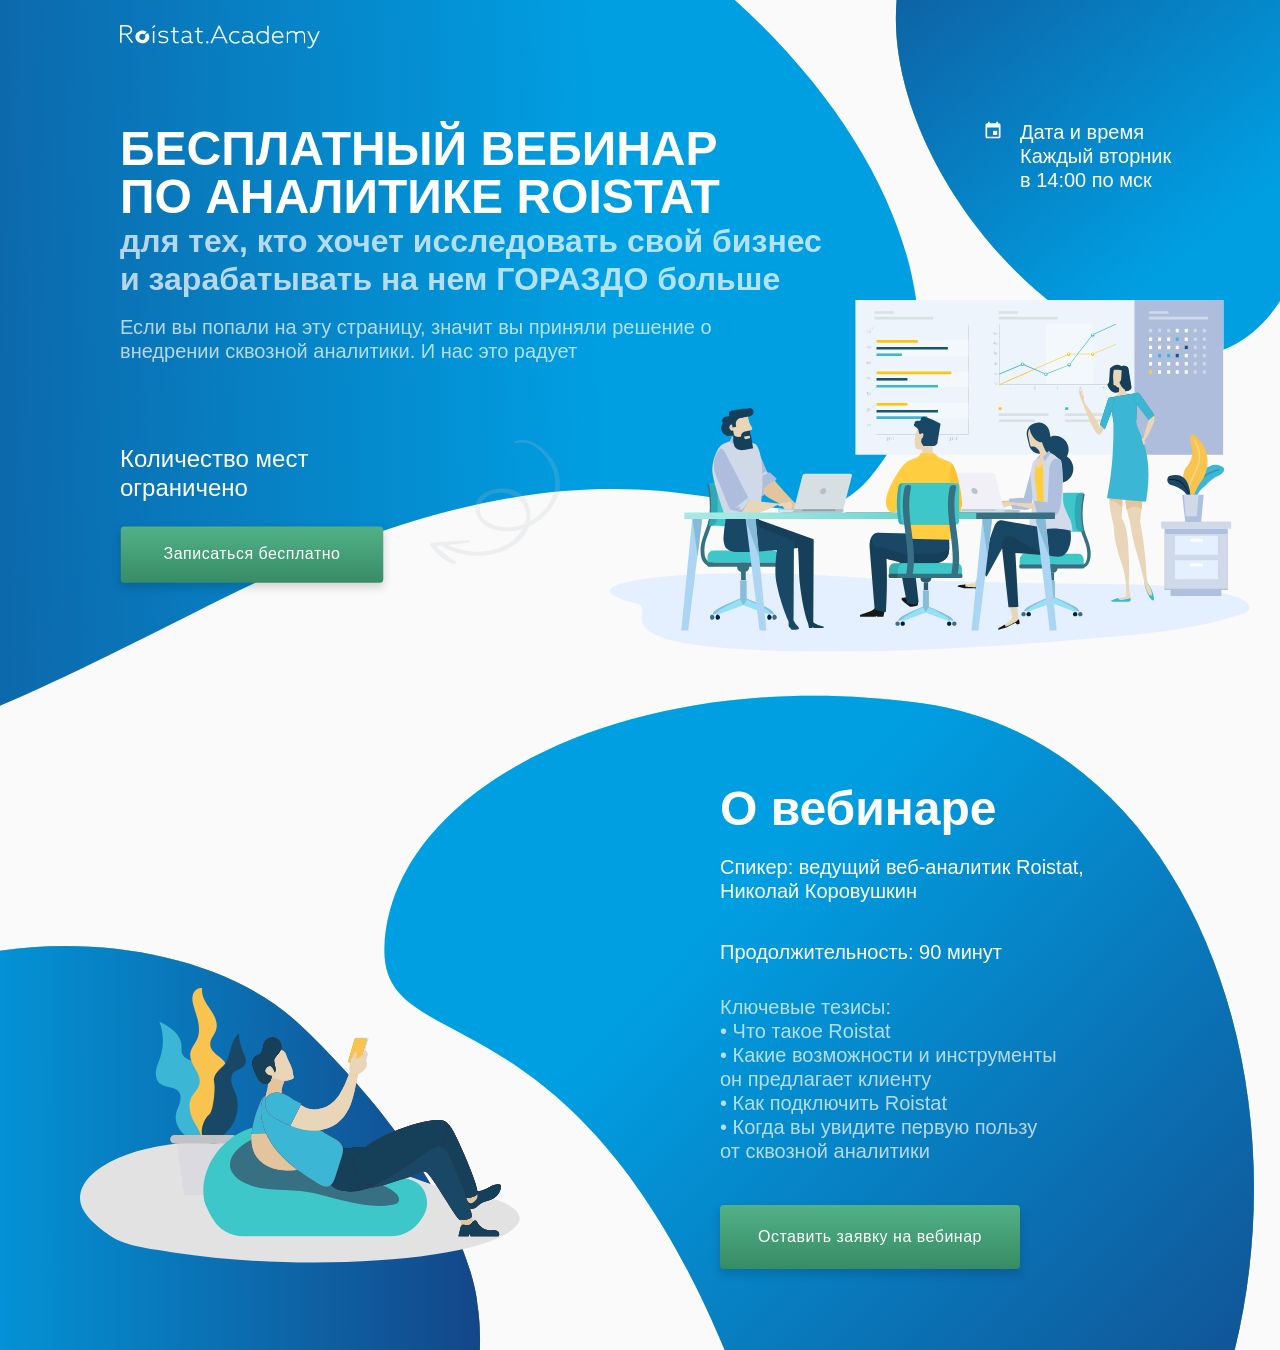
<file: academy/page6893187.html>
<!DOCTYPE html><html> <head><meta charset="utf-8" /><meta http-equiv="Content-Type" content="text/html; charset=utf-8" /><meta name="viewport" content="width=device-width, initial-scale=1.0" /> <!--metatextblock--><title>Бесплатный вебинар Roistat.Academy</title><meta property="og:url" content="https://academy.roistat.com/webinar" /><meta property="og:title" content="Бесплатный вебинар Roistat.Academy" /><meta property="og:description" content="" /><meta property="og:type" content="website" /><meta property="og:image" content="images/tild6537-3738-4663-b034-643363366332__image.png" /> <link rel="canonical" href="https://academy.roistat.com/webinar"><!--/metatextblock--><meta property="fb:app_id" content="257953674358265" /><meta name="format-detection" content="telephone=no" /><meta http-equiv="x-dns-prefetch-control" content="on"><link rel="shortcut icon" href="images/tild3165-6535-4666-b261-396663356537__roistat.ico" type="image/x-icon" /><!-- Assets --><link rel="stylesheet" href="css/tilda-grid-3.0.min.css" type="text/css" media="all" /><link rel="stylesheet" href="css/tilda-blocks-2.12.css?t=1574079067" type="text/css" media="all" /><link rel="stylesheet" href="css/tilda-animation-1.0.min.css" type="text/css" media="all" /><link rel="stylesheet" href="css/tilda-slds-1.4.min.css" type="text/css" media="all" /><link rel="stylesheet" href="css/tilda-zoom-2.0.min.css" type="text/css" media="all" /><link rel="stylesheet" href="css/tilda-popup-1.1.min.css" type="text/css" media="all" /><script type="text/javascript" src="js/rentafont_webfonts.js" charset="utf-8"></script><script type="text/javascript"> WebFontConfig = {"id": "OTI5NzBvcmRlcjgxMzgz", "fonts": ["2590","2594","2592","2582","2584"], by_style: 1, by_id: 1};</script><script src="js/jquery-1.10.2.min.js"></script><script src="js/tilda-scripts-2.8.min.js"></script><script src="js/tilda-blocks-2.7.js?t=1574079067"></script><script src="js/lazyload-1.3.min.js" charset="utf-8"></script><script src="js/tilda-animation-1.0.min.js" charset="utf-8"></script><script src="js/tilda-slds-1.4.min.js" charset="utf-8"></script><script src="js/hammer.min.js" charset="utf-8"></script><script src="js/tilda-zoom-2.0.min.js" charset="utf-8"></script><script src="js/tilda-animation-sbs-1.0.min.js" charset="utf-8"></script><script type="text/javascript">window.dataLayer = window.dataLayer || [];</script><!-- Google Tag Manager --><script type="text/javascript">(function(w,d,s,l,i){w[l]=w[l]||[];w[l].push({'gtm.start':	new Date().getTime(),event:'gtm.js'});var f=d.getElementsByTagName(s)[0],	j=d.createElement(s),dl=l!='dataLayer'?'&l='+l:'';j.async=true;j.src=	'https://www.googletagmanager.com/gtm.js?id='+i+dl;f.parentNode.insertBefore(j,f);	})(window,document,'script','dataLayer','GTM-TZD44QV');</script><!-- End Google Tag Manager --><script type="text/javascript">if((/bot|google|yandex|baidu|bing|msn|duckduckbot|teoma|slurp|crawler|spider|robot|crawling|facebook/i.test(navigator.userAgent))===false && typeof(sessionStorage)!='undefined' && sessionStorage.getItem('visited')!=='y'){	var style=document.createElement('style');	style.type='text/css';	style.innerHTML='@media screen and (min-width: 980px) {.t-records {opacity: 0;}.t-records_animated {-webkit-transition: opacity ease-in-out .2s;-moz-transition: opacity ease-in-out .2s;-o-transition: opacity ease-in-out .2s;transition: opacity ease-in-out .2s;}.t-records.t-records_visible {opacity: 1;}}';	document.getElementsByTagName('head')[0].appendChild(style);	$(document).ready(function() { $('.t-records').addClass('t-records_animated'); setTimeout(function(){ $('.t-records').addClass('t-records_visible'); sessionStorage.setItem('visited','y'); },400);	});
}</script></head><body class="t-body" style="margin:0;"><!--allrecords--><div id="allrecords" class="t-records" data-hook="blocks-collection-content-node" data-tilda-project-id="1514029" data-tilda-page-id="6893187" data-tilda-page-alias="webinar" data-tilda-formskey="37d88da303286b77bfeaf03f70f16314" ><div id="rec121416933" class="r t-rec" style=" " data-animationappear="off" data-record-type="396" ><!-- T396 --><style>#rec121416933 .t396__artboard{height: 1350px;background-color: #fafafa;}#rec121416933 .t396__filter{height: 1350px;}#rec121416933 .t396__carrier{height: 1350px;background-position: center center;background-attachment: scroll;background-size:cover;background-repeat:no-repeat;}@media screen and (max-width: 1199px){#rec121416933 .t396__artboard{}#rec121416933 .t396__filter{}#rec121416933 .t396__carrier{background-attachment:scroll;}}@media screen and (max-width: 959px){}@media screen and (max-width: 639px){}@media screen and (max-width: 479px){#rec121416933 .t396__artboard{height: 1280px;}#rec121416933 .t396__filter{height: 1280px;}#rec121416933 .t396__carrier{height: 1280px;}}#rec121416933 .tn-elem[data-elem-id="1565607036140"]{color:#ffffff;z-index:10;top: 125px;left: calc(50% - 600px + 80px);width:830px;}#rec121416933 .tn-elem[data-elem-id="1565607036140"] .tn-atom{color:#ffffff;font-size:48px;font-family:'Geometria',Arial,sans-serif;line-height:1;font-weight:600;background-position:center center;border-color:transparent;border-style:solid;}@media screen and (max-width: 1199px){#rec121416933 .tn-elem[data-elem-id="1565607036140"]{top: 125px;left: calc(50% - 480px + 90px);}#rec121416933 .tn-elem[data-elem-id="1565607036140"] .tn-atom{font-size:42px;}}@media screen and (max-width: 959px){#rec121416933 .tn-elem[data-elem-id="1565607036140"]{top: 125px;left: calc(50% - 320px + 10px);}#rec121416933 .tn-elem[data-elem-id="1565607036140"] .tn-atom{font-size:36px;}}@media screen and (max-width: 639px){#rec121416933 .tn-elem[data-elem-id="1565607036140"]{top: 128px;left: calc(50% - 240px + 10px);width:410px;}#rec121416933 .tn-elem[data-elem-id="1565607036140"] .tn-atom{font-size:28px;}}@media screen and (max-width: 479px){#rec121416933 .tn-elem[data-elem-id="1565607036140"]{top: 111px;left: calc(50% - 160px + 10px);}#rec121416933 .tn-elem[data-elem-id="1565607036140"] .tn-atom{font-size:22px;}}#rec121416933 .tn-elem[data-elem-id="1565607337399"]{z-index:9;top: -160px;left: calc(50% - 600px + -340px);width:1220px;}#rec121416933 .tn-elem[data-elem-id="1565607337399"] .tn-atom{-webkit-transform:rotate(2deg); -moz-transform:rotate(2deg); transform:rotate(2deg);background-position:center center;border-color:transparent;border-style:solid;}@media screen and (max-width: 1199px){#rec121416933 .tn-elem[data-elem-id="1565607337399"]{top: -95px;left: calc(50% - 480px + -300px);width:1000px;}}@media screen and (max-width: 959px){#rec121416933 .tn-elem[data-elem-id="1565607337399"]{top: -130px;left: calc(50% - 320px + -486px);}}@media screen and (max-width: 639px){#rec121416933 .tn-elem[data-elem-id="1565607337399"]{top: -95px;left: calc(50% - 240px + -496px);width:940px;}#rec121416933 .tn-elem[data-elem-id="1565607337399"] .tn-atom{-webkit-transform:rotate(3deg); -moz-transform:rotate(3deg);}}@media screen and (max-width: 479px){#rec121416933 .tn-elem[data-elem-id="1565607337399"]{top: -135px;left: calc(50% - 160px + -390px);}#rec121416933 .tn-elem[data-elem-id="1565607337399"] .tn-atom{-webkit-transform:rotate(0deg); -moz-transform:rotate(0deg); transform:rotate(0deg);}}#rec121416933 .tn-elem[data-elem-id="1565607346833"]{z-index:12;top: -650px;left: calc(50% - 600px + 700px);width:1170px;}#rec121416933 .tn-elem[data-elem-id="1565607346833"] .tn-atom{background-position:center center;border-color:transparent;border-style:solid;}@media screen and (max-width: 1199px){#rec121416933 .tn-elem[data-elem-id="1565607346833"]{top: -585px;left: calc(50% - 480px + 510px);}}@media screen and (max-width: 959px){#rec121416933 .tn-elem[data-elem-id="1565607346833"]{top: -665px;left: calc(50% - 320px + 280px);width:1100px;}}@media screen and (max-width: 639px){#rec121416933 .tn-elem[data-elem-id="1565607346833"]{top: -755px;left: calc(50% - 240px + 117px);width:1070px;}}@media screen and (max-width: 479px){#rec121416933 .tn-elem[data-elem-id="1565607346833"]{top: -880px;left: calc(50% - 160px + -30px);width:1010px;}}#rec121416933 .tn-elem[data-elem-id="1565607349373"]{z-index:7;top: 910px;left: calc(50% - 600px + -330px);width:820px;}#rec121416933 .tn-elem[data-elem-id="1565607349373"] .tn-atom{background-position:center center;border-color:transparent;border-style:solid;}@media screen and (max-width: 1199px){#rec121416933 .tn-elem[data-elem-id="1565607349373"]{top: 940px;left: calc(50% - 480px + -300px);}}@media screen and (max-width: 959px){#rec121416933 .tn-elem[data-elem-id="1565607349373"]{top: 915px;left: calc(50% - 320px + -450px);}}@media screen and (max-width: 639px){#rec121416933 .tn-elem[data-elem-id="1565607349373"]{top: 900px;left: calc(50% - 240px + -470px);}}@media screen and (max-width: 479px){#rec121416933 .tn-elem[data-elem-id="1565607349373"]{top: 1025px;left: calc(50% - 160px + -550px);}}#rec121416933 .tn-elem[data-elem-id="1565607350493"]{z-index:8;top: 695px;left: calc(50% - 600px + 344px);width:870px;}#rec121416933 .tn-elem[data-elem-id="1565607350493"] .tn-atom{background-position:center center;border-color:transparent;border-style:solid;}@media screen and (max-width: 1199px){#rec121416933 .tn-elem[data-elem-id="1565607350493"]{top: 640px;left: calc(50% - 480px + 210px);}}@media screen and (max-width: 959px){#rec121416933 .tn-elem[data-elem-id="1565607350493"]{top: 680px;left: calc(50% - 320px + 50px);width:740px;}}@media screen and (max-width: 639px){#rec121416933 .tn-elem[data-elem-id="1565607350493"]{top: 625px;left: calc(50% - 240px + 10px);}}@media screen and (max-width: 479px){#rec121416933 .tn-elem[data-elem-id="1565607350493"]{top: 600px;left: calc(50% - 160px + -130px);}}#rec121416933 .tn-elem[data-elem-id="1565607512424"]{z-index:13;top: 25px;left: calc(50% - 600px + 80px);width:200px;}#rec121416933 .tn-elem[data-elem-id="1565607512424"] .tn-atom{background-position:center center;border-color:transparent;border-style:solid;}@media screen and (max-width: 1199px){#rec121416933 .tn-elem[data-elem-id="1565607512424"]{top: 25px;left: calc(50% - 480px + 90px);}}@media screen and (max-width: 959px){#rec121416933 .tn-elem[data-elem-id="1565607512424"]{top: 25px;left: calc(50% - 320px + 10px);}}@media screen and (max-width: 639px){#rec121416933 .tn-elem[data-elem-id="1565607512424"]{top: 40px;left: calc(50% - 240px + 10px);width:160px;}}@media screen and (max-width: 479px){#rec121416933 .tn-elem[data-elem-id="1565607512424"]{top: 42px;left: calc(50% - 160px + 10px);width:140px;}}#rec121416933 .tn-elem[data-elem-id="1565607572160"]{color:#ffffff;z-index:15;top: 222px;left: calc(50% - 600px + 80px);width:730px;}#rec121416933 .tn-elem[data-elem-id="1565607572160"] .tn-atom{color:#ffffff;font-size:32px;font-family:'Geometria',Arial,sans-serif;line-height:1.2;font-weight:600;opacity:0.7;background-position:center center;border-color:transparent;border-style:solid;}@media screen and (max-width: 1199px){#rec121416933 .tn-elem[data-elem-id="1565607572160"]{top: 212px;left: calc(50% - 480px + 90px);width:590px;}#rec121416933 .tn-elem[data-elem-id="1565607572160"] .tn-atom{font-size:26px;}}@media screen and (max-width: 959px){#rec121416933 .tn-elem[data-elem-id="1565607572160"]{top: 204px;left: calc(50% - 320px + 10px);}#rec121416933 .tn-elem[data-elem-id="1565607572160"] .tn-atom{font-size:20px;}}@media screen and (max-width: 639px){#rec121416933 .tn-elem[data-elem-id="1565607572160"]{top: 194px;left: calc(50% - 240px + 10px);width:400px;}#rec121416933 .tn-elem[data-elem-id="1565607572160"] .tn-atom{font-size:18px;}}@media screen and (max-width: 479px){#rec121416933 .tn-elem[data-elem-id="1565607572160"]{top: 168px;left: calc(50% - 160px + 10px);width:300px;}#rec121416933 .tn-elem[data-elem-id="1565607572160"] .tn-atom{font-size:16px;}}#rec121416933 .tn-elem[data-elem-id="1565607665631"]{color:#ffffff;z-index:16;top: 315px;left: calc(50% - 600px + 80px);width:620px;}#rec121416933 .tn-elem[data-elem-id="1565607665631"] .tn-atom{color:#ffffff;font-size:20px;font-family:'Geometria',Arial,sans-serif;line-height:1.2;font-weight:400;opacity:0.7;background-position:center center;border-color:transparent;border-style:solid;}@media screen and (max-width: 1199px){#rec121416933 .tn-elem[data-elem-id="1565607665631"]{top: 296px;left: calc(50% - 480px + 90px);width:560px;}#rec121416933 .tn-elem[data-elem-id="1565607665631"] .tn-atom{font-size:18px;}}@media screen and (max-width: 959px){#rec121416933 .tn-elem[data-elem-id="1565607665631"]{top: 275px;left: calc(50% - 320px + 10px);width:490px;}#rec121416933 .tn-elem[data-elem-id="1565607665631"] .tn-atom{font-size:16px;}}@media screen and (max-width: 639px){#rec121416933 .tn-elem[data-elem-id="1565607665631"]{top: 260px;left: calc(50% - 240px + 10px);width:430px;}#rec121416933 .tn-elem[data-elem-id="1565607665631"] .tn-atom{font-size:14px;}}@media screen and (max-width: 479px){#rec121416933 .tn-elem[data-elem-id="1565607665631"]{top: 246px;left: calc(50% - 160px + 10px);width:300px;}}#rec121416933 .tn-elem[data-elem-id="1565607720095"]{color:#ffffff;z-index:17;top: 445px;left: calc(50% - 600px + 80px);width:230px;}#rec121416933 .tn-elem[data-elem-id="1565607720095"] .tn-atom{color:#ffffff;font-size:24px;font-family:'Geometria',Arial,sans-serif;line-height:1.2;font-weight:400;background-position:center center;border-color:transparent;border-style:solid;}@media screen and (max-width: 1199px){#rec121416933 .tn-elem[data-elem-id="1565607720095"]{top: 421px;left: calc(50% - 480px + 90px);width:180px;}#rec121416933 .tn-elem[data-elem-id="1565607720095"] .tn-atom{font-size:20px;}}@media screen and (max-width: 959px){#rec121416933 .tn-elem[data-elem-id="1565607720095"]{top: 376px;left: calc(50% - 320px + 10px);}#rec121416933 .tn-elem[data-elem-id="1565607720095"] .tn-atom{font-size:18px;}}@media screen and (max-width: 639px){#rec121416933 .tn-elem[data-elem-id="1565607720095"]{top: 355px;left: calc(50% - 240px + 10px);}#rec121416933 .tn-elem[data-elem-id="1565607720095"] .tn-atom{font-size:16px;}}@media screen and (max-width: 479px){#rec121416933 .tn-elem[data-elem-id="1565607720095"]{top: 335px;left: calc(50% - 160px + 10px);}}#rec121416933 .tn-elem[data-elem-id="1565607858803"]{color:#ffffff;text-align:center;z-index:19;top: 527px;left: calc(50% - 600px + 82px);width:260px;height:54px;}#rec121416933 .tn-elem[data-elem-id="1565607858803"] .tn-atom{color:#ffffff;font-size:16px;font-family:'Geometria',Arial,sans-serif;line-height:1.55;font-weight:500;letter-spacing:0.5px;border-radius:4px;background-position:center center;border-color:transparent;border-style:solid;transition: background-color 0.8s ease-in-out, color 0.8s ease-in-out, border-color 0.8s ease-in-out;}#rec121416933 .tn-elem[data-elem-id="1565607858803"] .tn-atom:hover{background-color:#009fe2;}@media screen and (max-width: 1199px){#rec121416933 .tn-elem[data-elem-id="1565607858803"]{top: 496px;left: calc(50% - 480px + 90px);}}@media screen and (max-width: 959px){#rec121416933 .tn-elem[data-elem-id="1565607858803"]{top: 442px;left: calc(50% - 320px + 10px);width:240px;height:54px;}#rec121416933 .tn-elem[data-elem-id="1565607858803"] .tn-atom{font-size:14px;}}@media screen and (max-width: 639px){#rec121416933 .tn-elem[data-elem-id="1565607858803"]{top: 417px;left: calc(50% - 240px + 10px);width:220px;height:44px;}}@media screen and (max-width: 479px){#rec121416933 .tn-elem[data-elem-id="1565607858803"]{top: 392px;left: calc(50% - 160px + 15px);width:182px;height:33px;}#rec121416933 .tn-elem[data-elem-id="1565607858803"] .tn-atom{font-size:12px;}}#rec121416933 .tn-elem[data-elem-id="1565607858809"]{z-index:18;top: 522px;left: calc(50% - 600px + 72px);width:280px;}#rec121416933 .tn-elem[data-elem-id="1565607858809"] .tn-atom{background-position:center center;border-color:transparent;border-style:solid;}@media screen and (max-width: 1199px){#rec121416933 .tn-elem[data-elem-id="1565607858809"]{top: 492px;left: calc(50% - 480px + 80px);}}@media screen and (max-width: 959px){#rec121416933 .tn-elem[data-elem-id="1565607858809"]{top: 438px;left: calc(50% - 320px + 1px);width:260px;}}@media screen and (max-width: 639px){#rec121416933 .tn-elem[data-elem-id="1565607858809"]{top: 411px;left: calc(50% - 240px + 0px);width:240px;}}@media screen and (max-width: 479px){#rec121416933 .tn-elem[data-elem-id="1565607858809"]{top: 385px;left: calc(50% - 160px + 4px);width:200px;}}#rec121416933 .tn-elem[data-elem-id="1565608314923"]{color:#ffffff;z-index:20;top: 785px;left: calc(50% - 600px + 680px);width:300px;}#rec121416933 .tn-elem[data-elem-id="1565608314923"] .tn-atom{color:#ffffff;font-size:48px;font-family:'Geometria',Arial,sans-serif;line-height:1;font-weight:600;background-position:center center;border-color:transparent;border-style:solid;}@media screen and (max-width: 1199px){#rec121416933 .tn-elem[data-elem-id="1565608314923"]{top: 740px;left: calc(50% - 480px + 550px);}#rec121416933 .tn-elem[data-elem-id="1565608314923"] .tn-atom{font-size:42px;}}@media screen and (max-width: 959px){#rec121416933 .tn-elem[data-elem-id="1565608314923"]{top: 740px;left: calc(50% - 320px + 310px);}#rec121416933 .tn-elem[data-elem-id="1565608314923"] .tn-atom{font-size:36px;}}@media screen and (max-width: 639px){#rec121416933 .tn-elem[data-elem-id="1565608314923"]{top: 695px;left: calc(50% - 240px + 170px);}#rec121416933 .tn-elem[data-elem-id="1565608314923"] .tn-atom{font-size:28px;}}@media screen and (max-width: 479px){#rec121416933 .tn-elem[data-elem-id="1565608314923"]{top: 675px;left: calc(50% - 160px + 10px);}#rec121416933 .tn-elem[data-elem-id="1565608314923"] .tn-atom{font-size:22px;}}#rec121416933 .tn-elem[data-elem-id="1565608382702"]{color:#ffffff;z-index:21;top: 855px;left: calc(50% - 600px + 680px);width:420px;}#rec121416933 .tn-elem[data-elem-id="1565608382702"] .tn-atom{color:#ffffff;font-size:20px;font-family:'Geometria',Arial,sans-serif;line-height:1.2;font-weight:400;background-position:center center;border-color:transparent;border-style:solid;}@media screen and (max-width: 1199px){#rec121416933 .tn-elem[data-elem-id="1565608382702"]{top: 810px;left: calc(50% - 480px + 550px);}#rec121416933 .tn-elem[data-elem-id="1565608382702"] .tn-atom{font-size:18px;}}@media screen and (max-width: 959px){#rec121416933 .tn-elem[data-elem-id="1565608382702"]{top: 804px;left: calc(50% - 320px + 310px);width:340px;}#rec121416933 .tn-elem[data-elem-id="1565608382702"] .tn-atom{font-size:16px;}}@media screen and (max-width: 639px){#rec121416933 .tn-elem[data-elem-id="1565608382702"]{top: 741px;left: calc(50% - 240px + 170px);}#rec121416933 .tn-elem[data-elem-id="1565608382702"] .tn-atom{font-size:14px;}}@media screen and (max-width: 479px){#rec121416933 .tn-elem[data-elem-id="1565608382702"]{top: 721px;left: calc(50% - 160px + 10px);}}#rec121416933 .tn-elem[data-elem-id="1565608462637"]{color:#ffffff;z-index:22;top: 940px;left: calc(50% - 600px + 680px);width:420px;}#rec121416933 .tn-elem[data-elem-id="1565608462637"] .tn-atom{color:#ffffff;font-size:20px;font-family:'Geometria',Arial,sans-serif;line-height:1.2;font-weight:400;background-position:center center;border-color:transparent;border-style:solid;}@media screen and (max-width: 1199px){#rec121416933 .tn-elem[data-elem-id="1565608462637"]{top: 875px;left: calc(50% - 480px + 550px);}#rec121416933 .tn-elem[data-elem-id="1565608462637"] .tn-atom{font-size:18px;}}@media screen and (max-width: 959px){#rec121416933 .tn-elem[data-elem-id="1565608462637"]{top: 859px;left: calc(50% - 320px + 310px);}#rec121416933 .tn-elem[data-elem-id="1565608462637"] .tn-atom{font-size:16px;}}@media screen and (max-width: 639px){#rec121416933 .tn-elem[data-elem-id="1565608462637"]{top: 793px;left: calc(50% - 240px + 170px);}#rec121416933 .tn-elem[data-elem-id="1565608462637"] .tn-atom{font-size:14px;}}@media screen and (max-width: 479px){#rec121416933 .tn-elem[data-elem-id="1565608462637"]{top: 773px;left: calc(50% - 160px + 10px);}}#rec121416933 .tn-elem[data-elem-id="1565608491529"]{color:#ffffff;z-index:23;top: 995px;left: calc(50% - 600px + 680px);width:420px;}#rec121416933 .tn-elem[data-elem-id="1565608491529"] .tn-atom{color:#ffffff;font-size:20px;font-family:'Geometria',Arial,sans-serif;line-height:1.2;font-weight:400;opacity:0.7;background-position:center center;border-color:transparent;border-style:solid;}@media screen and (max-width: 1199px){#rec121416933 .tn-elem[data-elem-id="1565608491529"]{top: 910px;left: calc(50% - 480px + 550px);}#rec121416933 .tn-elem[data-elem-id="1565608491529"] .tn-atom{font-size:18px;}}@media screen and (max-width: 959px){#rec121416933 .tn-elem[data-elem-id="1565608491529"]{top: 894px;left: calc(50% - 320px + 310px);}#rec121416933 .tn-elem[data-elem-id="1565608491529"] .tn-atom{font-size:16px;}}@media screen and (max-width: 639px){#rec121416933 .tn-elem[data-elem-id="1565608491529"]{top: 829px;left: calc(50% - 240px + 170px);}#rec121416933 .tn-elem[data-elem-id="1565608491529"] .tn-atom{font-size:14px;}}@media screen and (max-width: 479px){#rec121416933 .tn-elem[data-elem-id="1565608491529"]{top: 809px;left: calc(50% - 160px + 10px);}}#rec121416933 .tn-elem[data-elem-id="1565608596040"]{color:#ffffff;text-align:center;z-index:25;top: 1205px;left: calc(50% - 600px + 680px);width:300px;height:64px;}#rec121416933 .tn-elem[data-elem-id="1565608596040"] .tn-atom{color:#ffffff;font-size:16px;font-family:'Geometria',Arial,sans-serif;line-height:1.55;font-weight:500;letter-spacing:0.5px;border-radius:4px;background-position:center center;border-color:transparent;border-style:solid;transition: background-color 0.8s ease-in-out, color 0.8s ease-in-out, border-color 0.8s ease-in-out;}#rec121416933 .tn-elem[data-elem-id="1565608596040"] .tn-atom:hover{background-color:#009fe2;}@media screen and (max-width: 1199px){#rec121416933 .tn-elem[data-elem-id="1565608596040"]{top: 1085px;left: calc(50% - 480px + 550px);width:280px;height:64px;}}@media screen and (max-width: 959px){#rec121416933 .tn-elem[data-elem-id="1565608596040"]{top: 1055px;left: calc(50% - 320px + 310px);width:250px;height:48px;}#rec121416933 .tn-elem[data-elem-id="1565608596040"] .tn-atom{font-size:14px;}}@media screen and (max-width: 639px){#rec121416933 .tn-elem[data-elem-id="1565608596040"]{top: 965px;left: calc(50% - 240px + 170px);width:240px;height:48px;}#rec121416933 .tn-elem[data-elem-id="1565608596040"] .tn-atom{font-size:12px;}}@media screen and (max-width: 479px){#rec121416933 .tn-elem[data-elem-id="1565608596040"]{top: 950px;left: calc(50% - 160px + 12px);width:202px;height:43px;}}#rec121416933 .tn-elem[data-elem-id="1565608601835"]{z-index:24;top: 1200px;left: calc(50% - 600px + 670px);width:320px;}#rec121416933 .tn-elem[data-elem-id="1565608601835"] .tn-atom{background-position:center center;border-color:transparent;border-style:solid;}@media screen and (max-width: 1199px){#rec121416933 .tn-elem[data-elem-id="1565608601835"]{top: 1080px;left: calc(50% - 480px + 540px);width:300px;}}@media screen and (max-width: 959px){#rec121416933 .tn-elem[data-elem-id="1565608601835"]{top: 1050px;left: calc(50% - 320px + 300px);width:270px;}}@media screen and (max-width: 639px){#rec121416933 .tn-elem[data-elem-id="1565608601835"]{top: 960px;left: calc(50% - 240px + 160px);width:250px;}}@media screen and (max-width: 479px){#rec121416933 .tn-elem[data-elem-id="1565608601835"]{top: 945px;left: calc(50% - 160px + 4px);width:220px;}}#rec121416933 .tn-elem[data-elem-id="1565608732464"]{z-index:26;top: 440px;left: calc(50% - 600px + 390px);width:130px;}#rec121416933 .tn-elem[data-elem-id="1565608732464"] .tn-atom{background-position:center center;border-color:transparent;border-style:solid;}@media screen and (max-width: 1199px){#rec121416933 .tn-elem[data-elem-id="1565608732464"]{top: 411px;left: calc(50% - 480px + 380px);width:110px;}}@media screen and (max-width: 959px){#rec121416933 .tn-elem[data-elem-id="1565608732464"]{top: 390px;left: calc(50% - 320px + 270px);width:90px;}}@media screen and (max-width: 639px){#rec121416933 .tn-elem[data-elem-id="1565608732464"]{top: 380px;left: calc(50% - 240px + 260px);width:80px;}}@media screen and (max-width: 479px){#rec121416933 .tn-elem[data-elem-id="1565608732464"]{top: 345px;left: calc(50% - 160px + 210px);}}#rec121416933 .tn-elem[data-elem-id="1565608735352"]{z-index:27;top: 120px;left: calc(50% - 600px + 943px);width:20px;}#rec121416933 .tn-elem[data-elem-id="1565608735352"] .tn-atom{background-position:center center;border-color:transparent;border-style:solid;}@media screen and (max-width: 1199px){#rec121416933 .tn-elem[data-elem-id="1565608735352"]{top: 125px;left: calc(50% - 480px + 693px);}}@media screen and (max-width: 959px){#rec121416933 .tn-elem[data-elem-id="1565608735352"]{top: 125px;left: calc(50% - 320px + 505px);}}@media screen and (max-width: 639px){#rec121416933 .tn-elem[data-elem-id="1565608735352"]{top: 40px;left: calc(50% - 240px + 345px);width:20px;}}@media screen and (max-width: 479px){#rec121416933 .tn-elem[data-elem-id="1565608735352"]{top: 40px;left: calc(50% - 160px + 180px);}}#rec121416933 .tn-elem[data-elem-id="1565608737328"]{z-index:14;top: 300px;left: calc(50% - 600px + 570px);width:640px;}#rec121416933 .tn-elem[data-elem-id="1565608737328"] .tn-atom{background-position:center center;border-color:transparent;border-style:solid;}@media screen and (max-width: 1199px){#rec121416933 .tn-elem[data-elem-id="1565608737328"]{top: 400px;left: calc(50% - 480px + 410px);width:530px;}}@media screen and (max-width: 959px){#rec121416933 .tn-elem[data-elem-id="1565608737328"]{top: 460px;left: calc(50% - 320px + 190px);width:450px;}}@media screen and (max-width: 639px){#rec121416933 .tn-elem[data-elem-id="1565608737328"]{top: 466px;left: calc(50% - 240px + 110px);width:360px;}}@media screen and (max-width: 479px){#rec121416933 .tn-elem[data-elem-id="1565608737328"]{top: 440px;left: calc(50% - 160px + 0px);width:320px;}}#rec121416933 .tn-elem[data-elem-id="1565608874959"]{color:#ffffff;z-index:28;top: 120px;left: calc(50% - 600px + 980px);width:170px;}#rec121416933 .tn-elem[data-elem-id="1565608874959"] .tn-atom{color:#ffffff;font-size:20px;font-family:'Geometria',Arial,sans-serif;line-height:1.2;font-weight:400;background-position:center center;border-color:transparent;border-style:solid;}@media screen and (max-width: 1199px){#rec121416933 .tn-elem[data-elem-id="1565608874959"]{top: 125px;left: calc(50% - 480px + 730px);width:150px;}#rec121416933 .tn-elem[data-elem-id="1565608874959"] .tn-atom{font-size:18px;}}@media screen and (max-width: 959px){#rec121416933 .tn-elem[data-elem-id="1565608874959"]{top: 125px;left: calc(50% - 320px + 532px);width:110px;}#rec121416933 .tn-elem[data-elem-id="1565608874959"] .tn-atom{font-size:14px;}}@media screen and (max-width: 639px){#rec121416933 .tn-elem[data-elem-id="1565608874959"]{top: 40px;left: calc(50% - 240px + 372px);width:100px;}#rec121416933 .tn-elem[data-elem-id="1565608874959"] .tn-atom{font-size:12px;}}@media screen and (max-width: 479px){#rec121416933 .tn-elem[data-elem-id="1565608874959"]{top: 40px;left: calc(50% - 160px + 207px);width:110px;}}#rec121416933 .tn-elem[data-elem-id="1565609035541"]{z-index:29;top: 988px;left: calc(50% - 600px + 40px);width:440px;}#rec121416933 .tn-elem[data-elem-id="1565609035541"] .tn-atom{background-position:center center;border-color:transparent;border-style:solid;}@media screen and (max-width: 1199px){#rec121416933 .tn-elem[data-elem-id="1565609035541"]{top: 1005px;left: calc(50% - 480px + 70px);width:410px;}}@media screen and (max-width: 959px){#rec121416933 .tn-elem[data-elem-id="1565609035541"]{top: 975px;left: calc(50% - 320px + -30px);width:290px;}}@media screen and (max-width: 639px){#rec121416933 .tn-elem[data-elem-id="1565609035541"]{top: 1000px;left: calc(50% - 240px + 0px);width:260px;}}@media screen and (max-width: 479px){#rec121416933 .tn-elem[data-elem-id="1565609035541"]{top: 1015px;left: calc(50% - 160px + 0px);width:310px;}}#rec121416933 .tn-elem[data-elem-id="1565606936333"]{z-index:5;top: 0px;left: calc(50% - 600px + -120px);width:1440px;}#rec121416933 .tn-elem[data-elem-id="1565606936333"] .tn-atom{opacity:0;background-position:center center;border-color:transparent;border-style:solid;}@media screen and (max-width: 1199px){#rec121416933 .tn-elem[data-elem-id="1565606936333"] .tn-atom{opacity:0;}}@media screen and (max-width: 959px){#rec121416933 .tn-elem[data-elem-id="1565606936333"]{top: 0px;left: calc(50% - 320px + -111px);}}@media screen and (max-width: 639px){}@media screen and (max-width: 479px){}</style> <div class='t396'><div class="t396__artboard" data-artboard-recid="121416933"	data-artboard-height="1350"	data-artboard-height-res-320="1280"	data-artboard-height_vh=""	data-artboard-valign="center"	data-artboard-ovrflw=""	> <div class="t396__carrier" data-artboard-recid="121416933"></div> <div class="t396__filter" data-artboard-recid="121416933"></div> <div class='t396__elem tn-elem tn-elem__1214169331565607036140' data-elem-id='1565607036140' data-elem-type='text'	data-field-top-value="125"	data-field-top-res-960-value="125"	data-field-top-res-640-value="125"	data-field-top-res-480-value="128"	data-field-top-res-320-value="111"	data-field-left-value="80"	data-field-left-res-960-value="90"	data-field-left-res-640-value="10"	data-field-left-res-480-value="10"	data-field-left-res-320-value="10"	data-field-width-value="830"	data-field-width-res-480-value="410"	data-field-axisy-value="top"	data-field-axisx-value="left"	data-field-container-value="grid"	data-field-topunits-value=""	data-field-leftunits-value=""	data-field-heightunits-value=""	data-field-widthunits-value="" > <div class='tn-atom' field='tn_text_1565607036140' >БEСПЛАТНЫЙ ВЕБИНАР<br>ПО АНАЛИТИКЕ ROISTAT <br></div> </div> <div class='t396__elem tn-elem tn-elem__1214169331565607337399' data-elem-id='1565607337399' data-elem-type='image'	data-field-top-value="-160"	data-field-top-res-960-value="-95"	data-field-top-res-640-value="-130"	data-field-top-res-480-value="-95"	data-field-top-res-320-value="-135"	data-field-left-value="-340"	data-field-left-res-960-value="-300"	data-field-left-res-640-value="-486"	data-field-left-res-480-value="-496"	data-field-left-res-320-value="-390"	data-field-width-value="1220"	data-field-width-res-960-value="1000"	data-field-width-res-480-value="940"	data-field-axisy-value="top"	data-field-axisx-value="left"	data-field-container-value="grid"	data-field-topunits-value=""	data-field-leftunits-value=""	data-field-heightunits-value=""	data-field-widthunits-value="" > <div class='tn-atom' > <img class='tn-atom__img t-img' data-original='images/tild3462-3464-4536-a535-393536626438__vector-2.svg' imgfield='tn_img_1565607337399'> </div> </div> <div class='t396__elem tn-elem tn-elem__1214169331565607346833' data-elem-id='1565607346833' data-elem-type='image'	data-field-top-value="-650"	data-field-top-res-960-value="-585"	data-field-top-res-640-value="-665"	data-field-top-res-480-value="-755"	data-field-top-res-320-value="-880"	data-field-left-value="700"	data-field-left-res-960-value="510"	data-field-left-res-640-value="280"	data-field-left-res-480-value="117"	data-field-left-res-320-value="-30"	data-field-width-value="1170"	data-field-width-res-640-value="1100"	data-field-width-res-480-value="1070"	data-field-width-res-320-value="1010"	data-field-axisy-value="top"	data-field-axisx-value="left"	data-field-container-value="grid"	data-field-topunits-value=""	data-field-leftunits-value=""	data-field-heightunits-value=""	data-field-widthunits-value="" > <div class='tn-atom' > <img class='tn-atom__img t-img' data-original='images/tild6533-3830-4730-a134-653732626462__vector-1.svg' imgfield='tn_img_1565607346833'> </div> </div> <div class='t396__elem tn-elem tn-elem__1214169331565607349373' data-elem-id='1565607349373' data-elem-type='image'	data-field-top-value="910"	data-field-top-res-960-value="940"	data-field-top-res-640-value="915"	data-field-top-res-480-value="900"	data-field-top-res-320-value="1025"	data-field-left-value="-330"	data-field-left-res-960-value="-300"	data-field-left-res-640-value="-450"	data-field-left-res-480-value="-470"	data-field-left-res-320-value="-550"	data-field-width-value="820"	data-field-axisy-value="top"	data-field-axisx-value="left"	data-field-container-value="grid"	data-field-topunits-value=""	data-field-leftunits-value=""	data-field-heightunits-value=""	data-field-widthunits-value="" > <div class='tn-atom' > <img class='tn-atom__img t-img' data-original='images/tild3832-6333-4333-b235-643665336139__vector-3.svg' imgfield='tn_img_1565607349373'> </div> </div> <div class='t396__elem tn-elem tn-elem__1214169331565607350493' data-elem-id='1565607350493' data-elem-type='image'	data-field-top-value="695"	data-field-top-res-960-value="640"	data-field-top-res-640-value="680"	data-field-top-res-480-value="625"	data-field-top-res-320-value="600"	data-field-left-value="344"	data-field-left-res-960-value="210"	data-field-left-res-640-value="50"	data-field-left-res-480-value="10"	data-field-left-res-320-value="-130"	data-field-width-value="870"	data-field-width-res-640-value="740"	data-field-axisy-value="top"	data-field-axisx-value="left"	data-field-container-value="grid"	data-field-topunits-value=""	data-field-leftunits-value=""	data-field-heightunits-value=""	data-field-widthunits-value="" > <div class='tn-atom' > <img class='tn-atom__img t-img' data-original='images/tild3166-3631-4436-b763-643861643564__vector.svg' imgfield='tn_img_1565607350493'> </div> </div> <div class='t396__elem tn-elem tn-elem__1214169331565607512424' data-elem-id='1565607512424' data-elem-type='image'	data-field-top-value="25"	data-field-top-res-960-value="25"	data-field-top-res-640-value="25"	data-field-top-res-480-value="40"	data-field-top-res-320-value="42"	data-field-left-value="80"	data-field-left-res-960-value="90"	data-field-left-res-640-value="10"	data-field-left-res-480-value="10"	data-field-left-res-320-value="10"	data-field-width-value="200"	data-field-width-res-480-value="160"	data-field-width-res-320-value="140"	data-field-axisy-value="top"	data-field-axisx-value="left"	data-field-container-value="grid"	data-field-topunits-value=""	data-field-leftunits-value=""	data-field-heightunits-value=""	data-field-widthunits-value="" > <div class='tn-atom' > <img class='tn-atom__img t-img' data-original='images/tild6361-3736-4363-b139-326635643834__group_41.svg' imgfield='tn_img_1565607512424'> </div> </div> <div class='t396__elem tn-elem tn-elem__1214169331565607572160' data-elem-id='1565607572160' data-elem-type='text'	data-field-top-value="222"	data-field-top-res-960-value="212"	data-field-top-res-640-value="204"	data-field-top-res-480-value="194"	data-field-top-res-320-value="168"	data-field-left-value="80"	data-field-left-res-960-value="90"	data-field-left-res-640-value="10"	data-field-left-res-480-value="10"	data-field-left-res-320-value="10"	data-field-width-value="730"	data-field-width-res-960-value="590"	data-field-width-res-480-value="400"	data-field-width-res-320-value="300"	data-field-axisy-value="top"	data-field-axisx-value="left"	data-field-container-value="grid"	data-field-topunits-value=""	data-field-leftunits-value=""	data-field-heightunits-value=""	data-field-widthunits-value="" > <div class='tn-atom' field='tn_text_1565607572160' >для тех, кто хочет исследовать свой бизнес и зарабатывать на нем ГОРАЗДО больше</div> </div> <div class='t396__elem tn-elem tn-elem__1214169331565607665631' data-elem-id='1565607665631' data-elem-type='text'	data-field-top-value="315"	data-field-top-res-960-value="296"	data-field-top-res-640-value="275"	data-field-top-res-480-value="260"	data-field-top-res-320-value="246"	data-field-left-value="80"	data-field-left-res-960-value="90"	data-field-left-res-640-value="10"	data-field-left-res-480-value="10"	data-field-left-res-320-value="10"	data-field-width-value="620"	data-field-width-res-960-value="560"	data-field-width-res-640-value="490"	data-field-width-res-480-value="430"	data-field-width-res-320-value="300"	data-field-axisy-value="top"	data-field-axisx-value="left"	data-field-container-value="grid"	data-field-topunits-value=""	data-field-leftunits-value=""	data-field-heightunits-value=""	data-field-widthunits-value="" > <div class='tn-atom' field='tn_text_1565607665631' >Если вы попали на эту страницу, значит вы приняли решение о внедрении сквозной аналитики. И нас это радует</div> </div> <div class='t396__elem tn-elem tn-elem__1214169331565607720095' data-elem-id='1565607720095' data-elem-type='text'	data-field-top-value="445"	data-field-top-res-960-value="421"	data-field-top-res-640-value="376"	data-field-top-res-480-value="355"	data-field-top-res-320-value="335"	data-field-left-value="80"	data-field-left-res-960-value="90"	data-field-left-res-640-value="10"	data-field-left-res-480-value="10"	data-field-left-res-320-value="10"	data-field-width-value="230"	data-field-width-res-960-value="180"	data-field-axisy-value="top"	data-field-axisx-value="left"	data-field-container-value="grid"	data-field-topunits-value=""	data-field-leftunits-value=""	data-field-heightunits-value=""	data-field-widthunits-value="" > <div class='tn-atom' field='tn_text_1565607720095' >Количество мест<br>ограничено</div> </div> <div class='t396__elem tn-elem tn-elem__1214169331565607858803' data-elem-id='1565607858803' data-elem-type='button'	data-field-top-value="527"	data-field-top-res-960-value="496"	data-field-top-res-640-value="442"	data-field-top-res-480-value="417"	data-field-top-res-320-value="392"	data-field-left-value="82"	data-field-left-res-960-value="90"	data-field-left-res-640-value="10"	data-field-left-res-480-value="10"	data-field-left-res-320-value="15"	data-field-height-value="54"	data-field-height-res-640-value="54"	data-field-height-res-480-value="44"	data-field-height-res-320-value="33"	data-field-width-value="260"	data-field-width-res-640-value="240"	data-field-width-res-480-value="220"	data-field-width-res-320-value="182"	data-field-axisy-value="top"	data-field-axisx-value="left"	data-field-container-value="grid"	data-field-topunits-value=""	data-field-leftunits-value=""	data-field-heightunits-value=""	data-field-widthunits-value="" > <a class='tn-atom' href="#popup:embedcode" >Записаться бесплатно</a> </div> <div class='t396__elem tn-elem tn-elem__1214169331565607858809' data-elem-id='1565607858809' data-elem-type='image'	data-field-top-value="522"	data-field-top-res-960-value="492"	data-field-top-res-640-value="438"	data-field-top-res-480-value="411"	data-field-top-res-320-value="385"	data-field-left-value="72"	data-field-left-res-960-value="80"	data-field-left-res-640-value="1"	data-field-left-res-480-value="0"	data-field-left-res-320-value="4"	data-field-width-value="280"	data-field-width-res-640-value="260"	data-field-width-res-480-value="240"	data-field-width-res-320-value="200"	data-field-axisy-value="top"	data-field-axisx-value="left"	data-field-container-value="grid"	data-field-topunits-value=""	data-field-leftunits-value=""	data-field-heightunits-value=""	data-field-widthunits-value="" > <div class='tn-atom' > <img class='tn-atom__img t-img' data-original='images/tild6165-6366-4430-b531-366536643934__button.svg' imgfield='tn_img_1565607858809'> </div> </div> <div class='t396__elem tn-elem tn-elem__1214169331565608314923' data-elem-id='1565608314923' data-elem-type='text'	data-field-top-value="785"	data-field-top-res-960-value="740"	data-field-top-res-640-value="740"	data-field-top-res-480-value="695"	data-field-top-res-320-value="675"	data-field-left-value="680"	data-field-left-res-960-value="550"	data-field-left-res-640-value="310"	data-field-left-res-480-value="170"	data-field-left-res-320-value="10"	data-field-width-value="300"	data-field-axisy-value="top"	data-field-axisx-value="left"	data-field-container-value="grid"	data-field-topunits-value=""	data-field-leftunits-value=""	data-field-heightunits-value=""	data-field-widthunits-value="" > <div class='tn-atom' field='tn_text_1565608314923' >О вебинаре <br></div> </div> <div class='t396__elem tn-elem tn-elem__1214169331565608382702' data-elem-id='1565608382702' data-elem-type='text'	data-field-top-value="855"	data-field-top-res-960-value="810"	data-field-top-res-640-value="804"	data-field-top-res-480-value="741"	data-field-top-res-320-value="721"	data-field-left-value="680"	data-field-left-res-960-value="550"	data-field-left-res-640-value="310"	data-field-left-res-480-value="170"	data-field-left-res-320-value="10"	data-field-width-value="420"	data-field-width-res-640-value="340"	data-field-axisy-value="top"	data-field-axisx-value="left"	data-field-container-value="grid"	data-field-topunits-value=""	data-field-leftunits-value=""	data-field-heightunits-value=""	data-field-widthunits-value="" > <div class='tn-atom' field='tn_text_1565608382702' ><span style="font-weight: 500;">Спикер:</span> веду<span style="font-weight: 400;">щи</span>й веб-аналитик Roistat,<br>Николай Коровушкин</div> </div> <div class='t396__elem tn-elem tn-elem__1214169331565608462637' data-elem-id='1565608462637' data-elem-type='text'	data-field-top-value="940"	data-field-top-res-960-value="875"	data-field-top-res-640-value="859"	data-field-top-res-480-value="793"	data-field-top-res-320-value="773"	data-field-left-value="680"	data-field-left-res-960-value="550"	data-field-left-res-640-value="310"	data-field-left-res-480-value="170"	data-field-left-res-320-value="10"	data-field-width-value="420"	data-field-axisy-value="top"	data-field-axisx-value="left"	data-field-container-value="grid"	data-field-topunits-value=""	data-field-leftunits-value=""	data-field-heightunits-value=""	data-field-widthunits-value="" > <div class='tn-atom' field='tn_text_1565608462637' ><span style="font-weight: 500;">Продолжительность:</span> 90 минут</div> </div> <div class='t396__elem tn-elem tn-elem__1214169331565608491529' data-elem-id='1565608491529' data-elem-type='text'	data-field-top-value="995"	data-field-top-res-960-value="910"	data-field-top-res-640-value="894"	data-field-top-res-480-value="829"	data-field-top-res-320-value="809"	data-field-left-value="680"	data-field-left-res-960-value="550"	data-field-left-res-640-value="310"	data-field-left-res-480-value="170"	data-field-left-res-320-value="10"	data-field-width-value="420"	data-field-axisy-value="top"	data-field-axisx-value="left"	data-field-container-value="grid"	data-field-topunits-value=""	data-field-leftunits-value=""	data-field-heightunits-value=""	data-field-widthunits-value="" > <div class='tn-atom' field='tn_text_1565608491529' ><span style="font-weight: 500;">Ключевые тезисы:</span><br>• Что такое Roistat<br>• Какие возможности и инструменты<br> он предлагает клиенту<br>• Как подключить Roistat<br>• Когда вы увидите первую пользу<br> от сквозной аналитики</div> </div> <div class='t396__elem tn-elem tn-elem__1214169331565608596040' data-elem-id='1565608596040' data-elem-type='button'	data-field-top-value="1205"	data-field-top-res-960-value="1085"	data-field-top-res-640-value="1055"	data-field-top-res-480-value="965"	data-field-top-res-320-value="950"	data-field-left-value="680"	data-field-left-res-960-value="550"	data-field-left-res-640-value="310"	data-field-left-res-480-value="170"	data-field-left-res-320-value="12"	data-field-height-value="64"	data-field-height-res-960-value="64"	data-field-height-res-640-value="48"	data-field-height-res-480-value="48"	data-field-height-res-320-value="43"	data-field-width-value="300"	data-field-width-res-960-value="280"	data-field-width-res-640-value="250"	data-field-width-res-480-value="240"	data-field-width-res-320-value="202"	data-field-axisy-value="top"	data-field-axisx-value="left"	data-field-container-value="grid"	data-field-topunits-value=""	data-field-leftunits-value=""	data-field-heightunits-value=""	data-field-widthunits-value="" > <a class='tn-atom' href="#popup:embedcode" >Оставить заявку на вебинар</a> </div> <div class='t396__elem tn-elem tn-elem__1214169331565608601835' data-elem-id='1565608601835' data-elem-type='image'	data-field-top-value="1200"	data-field-top-res-960-value="1080"	data-field-top-res-640-value="1050"	data-field-top-res-480-value="960"	data-field-top-res-320-value="945"	data-field-left-value="670"	data-field-left-res-960-value="540"	data-field-left-res-640-value="300"	data-field-left-res-480-value="160"	data-field-left-res-320-value="4"	data-field-width-value="320"	data-field-width-res-960-value="300"	data-field-width-res-640-value="270"	data-field-width-res-480-value="250"	data-field-width-res-320-value="220"	data-field-axisy-value="top"	data-field-axisx-value="left"	data-field-container-value="grid"	data-field-topunits-value=""	data-field-leftunits-value=""	data-field-heightunits-value=""	data-field-widthunits-value=""	data-animate-sbs-event="intoview" data-animate-sbs-trg="1" data-animate-sbs-trgofst="0" data-animate-sbs-loop="loop" data-animate-sbs-opts="[{'ti':'0','mx':'0','my':'0','sx':'1','sy':'1','op':'1','ro':'0','bl':'0','ea':'','dt':'0'},{'ti':2000,'mx':'0','my':'0','sx':'1','sy':'1','op':0.8,'ro':'0','bl':'0','ea':'','dt':'0'},{'ti':2000,'mx':'0','my':'0','sx':'1','sy':'1','op':1,'ro':'0','bl':'0','ea':'','dt':'0'}]" > <div class='tn-atom' > <img class='tn-atom__img t-img' data-original='images/tild6165-6366-4430-b531-366536643934__button.svg' imgfield='tn_img_1565608601835'> </div> </div> <div class='t396__elem tn-elem tn-elem__1214169331565608732464' data-elem-id='1565608732464' data-elem-type='image'	data-field-top-value="440"	data-field-top-res-960-value="411"	data-field-top-res-640-value="390"	data-field-top-res-480-value="380"	data-field-top-res-320-value="345"	data-field-left-value="390"	data-field-left-res-960-value="380"	data-field-left-res-640-value="270"	data-field-left-res-480-value="260"	data-field-left-res-320-value="210"	data-field-width-value="130"	data-field-width-res-960-value="110"	data-field-width-res-640-value="90"	data-field-width-res-480-value="80"	data-field-axisy-value="top"	data-field-axisx-value="left"	data-field-container-value="grid"	data-field-topunits-value=""	data-field-leftunits-value=""	data-field-heightunits-value=""	data-field-widthunits-value="" > <div class='tn-atom' > <img class='tn-atom__img t-img' data-original='images/tild3136-3431-4866-a633-626461396437__vector.svg' imgfield='tn_img_1565608732464'> </div> </div> <div class='t396__elem tn-elem tn-elem__1214169331565608735352' data-elem-id='1565608735352' data-elem-type='image'	data-field-top-value="120"	data-field-top-res-960-value="125"	data-field-top-res-640-value="125"	data-field-top-res-480-value="40"	data-field-top-res-320-value="40"	data-field-left-value="943"	data-field-left-res-960-value="693"	data-field-left-res-640-value="505"	data-field-left-res-480-value="345"	data-field-left-res-320-value="180"	data-field-width-value="20"	data-field-width-res-480-value="20"	data-field-axisy-value="top"	data-field-axisx-value="left"	data-field-container-value="grid"	data-field-topunits-value=""	data-field-leftunits-value=""	data-field-heightunits-value=""	data-field-widthunits-value="" > <div class='tn-atom' > <img class='tn-atom__img t-img' data-original='images/tild3638-3238-4033-b565-383966616139__frame.svg' imgfield='tn_img_1565608735352'> </div> </div> <div class='t396__elem tn-elem tn-elem__1214169331565608737328' data-elem-id='1565608737328' data-elem-type='image'	data-field-top-value="300"	data-field-top-res-960-value="400"	data-field-top-res-640-value="460"	data-field-top-res-480-value="466"	data-field-top-res-320-value="440"	data-field-left-value="570"	data-field-left-res-960-value="410"	data-field-left-res-640-value="190"	data-field-left-res-480-value="110"	data-field-left-res-320-value="0"	data-field-width-value="640"	data-field-width-res-960-value="530"	data-field-width-res-640-value="450"	data-field-width-res-480-value="360"	data-field-width-res-320-value="320"	data-field-axisy-value="top"	data-field-axisx-value="left"	data-field-container-value="grid"	data-field-topunits-value=""	data-field-leftunits-value=""	data-field-heightunits-value=""	data-field-widthunits-value="" > <div class='tn-atom' > <img class='tn-atom__img t-img' data-original='images/tild3966-3630-4235-b737-306262363638__group-1.svg' imgfield='tn_img_1565608737328'> </div> </div> <div class='t396__elem tn-elem tn-elem__1214169331565608874959' data-elem-id='1565608874959' data-elem-type='text'	data-field-top-value="120"	data-field-top-res-960-value="125"	data-field-top-res-640-value="125"	data-field-top-res-480-value="40"	data-field-top-res-320-value="40"	data-field-left-value="980"	data-field-left-res-960-value="730"	data-field-left-res-640-value="532"	data-field-left-res-480-value="372"	data-field-left-res-320-value="207"	data-field-width-value="170"	data-field-width-res-960-value="150"	data-field-width-res-640-value="110"	data-field-width-res-480-value="100"	data-field-width-res-320-value="110"	data-field-axisy-value="top"	data-field-axisx-value="left"	data-field-container-value="grid"	data-field-topunits-value=""	data-field-leftunits-value=""	data-field-heightunits-value=""	data-field-widthunits-value="" > <div class='tn-atom' field='tn_text_1565608874959' ><span style="font-weight: 500;">Дата и время</span><br />Каждый вторник<br />в 14:00 по мск</div> </div> <div class='t396__elem tn-elem tn-elem__1214169331565609035541' data-elem-id='1565609035541' data-elem-type='image'	data-field-top-value="988"	data-field-top-res-960-value="1005"	data-field-top-res-640-value="975"	data-field-top-res-480-value="1000"	data-field-top-res-320-value="1015"	data-field-left-value="40"	data-field-left-res-960-value="70"	data-field-left-res-640-value="-30"	data-field-left-res-480-value="0"	data-field-left-res-320-value="0"	data-field-width-value="440"	data-field-width-res-960-value="410"	data-field-width-res-640-value="290"	data-field-width-res-480-value="260"	data-field-width-res-320-value="310"	data-field-axisy-value="top"	data-field-axisx-value="left"	data-field-container-value="grid"	data-field-topunits-value=""	data-field-leftunits-value=""	data-field-heightunits-value=""	data-field-widthunits-value="" > <div class='tn-atom' > <img class='tn-atom__img t-img' data-original='images/tild6234-3538-4438-b736-383766376466__group.svg' imgfield='tn_img_1565609035541'> </div> </div> <div class='t396__elem tn-elem tn-elem__1214169331565606936333' data-elem-id='1565606936333' data-elem-type='image'	data-field-top-value="0"	data-field-top-res-640-value="0"	data-field-left-value="-120"	data-field-left-res-640-value="-111"	data-field-width-value="1440"	data-field-axisy-value="top"	data-field-axisx-value="left"	data-field-container-value="grid"	data-field-topunits-value=""	data-field-leftunits-value=""	data-field-heightunits-value=""	data-field-widthunits-value="" > <div class='tn-atom' > <img class='tn-atom__img t-img' data-original='images/tild3231-6639-4133-b133-366261383838__macbook_pro.jpg' imgfield='tn_img_1565606936333'> </div> </div> </div> </div> <script>$( document ).ready(function() { t396_init('121416933');
});</script><!-- /T396 --></div><div id="rec122050681" class="r t-rec" style=" " data-animationappear="off" data-record-type="868" ><!-- t868 --><div class="t868 "> <div class="t-popup" data-tooltip-hook="#popup:embedcode" > <div class="t-popup__close"> <div class="t-popup__close-wrapper"> <svg class="t-popup__close-icon" width="23px" height="23px" viewBox="0 0 23 23" version="1.1" xmlns="http://www.w3.org/2000/svg" xmlns:xlink="http://www.w3.org/1999/xlink"> <g stroke="none" stroke-width="1" fill="#fff" fill-rule="evenodd"> <rect transform="translate(11.313708, 11.313708) rotate(-45.000000) translate(-11.313708, -11.313708) " x="10.3137085" y="-3.6862915" width="2" height="30"></rect> <rect transform="translate(11.313708, 11.313708) rotate(-315.000000) translate(-11.313708, -11.313708) " x="10.3137085" y="-3.6862915" width="2" height="30"></rect> </g> </svg> </div> </div> <div class="t-popup__container t-width t-width_10" > <div class="t868__code-wrap"> 
        <iframe
  src="https://roistat.getcourse.ru/pl/lite/widget/widget?id=110384"
  style="width: 100%; height: 499px; border: none; overflow: hidden;">
</iframe>
                 </div> </div> </div></div><script type="text/javascript">$(document).ready(function(){ setTimeout(function(){ t868_initPopup('122050681'); }, 500);
});</script></div><div id="rec127781017" class="r t-rec" style=" " data-animationappear="off" data-record-type="131" ><!-- T123 --><div class="t123" ><div class="t-container_100 "><div class="t-width t-width_100 ">
<!-- Global site tag (gtag.js) - Google Analytics 
<script async src="https://www.googletagmanager.com/gtag/js?id=UA-57887378-1"></script>
<script>
  window.dataLayer = window.dataLayer || [];
  function gtag(){dataLayer.push(arguments);}
  gtag('js', new Date());
  gtag('config', 'UA-57887378-1');
</script>-->
<!-- Facebook Pixel Code -->
<script>
  !function(f,b,e,v,n,t,s)
  {if(f.fbq)return;n=f.fbq=function(){n.callMethod?
  n.callMethod.apply(n,arguments):n.queue.push(arguments)};
  if(!f._fbq)f._fbq=n;n.push=n;n.loaded=!0;n.version='2.0';
  n.queue=[];t=b.createElement(e);t.async=!0;
  t.src=v;s=b.getElementsByTagName(e)[0];
  s.parentNode.insertBefore(t,s)}(window, document,'script',
  'https://connect.facebook.net/en_US/fbevents.js');
  fbq('init', '1860525404053913');
</script>
<noscript><img height="1" width="1" style="display:none"
  src="https://www.facebook.com/tr?id=1860525404053913&ev=PageView&noscript=1"
/></noscript>
<!-- End Facebook Pixel Code -->
<script>
    $(document).ready(function () {
        fbq('track', 'PageView');
    });
</script>
<!-- Google Tag Manager -->
<script>(function(w,d,s,l,i){w[l]=w[l]||[];w[l].push({'gtm.start':
new Date().getTime(),event:'gtm.js'});var f=d.getElementsByTagName(s)[0],
j=d.createElement(s),dl=l!='dataLayer'?'&l='+l:'';j.async=true;j.src=
'https://www.googletagmanager.com/gtm.js?id='+i+dl;f.parentNode.insertBefore(j,f);
})(window,document,'script','dataLayer','GTM-PFQ8HMV');</script>
<!-- End Google Tag Manager -->
<!-- Google Tag Manager (noscript) -->
<noscript><iframe src="https://www.googletagmanager.com/ns.html?id=GTM-PFQ8HMV"
height="0" width="0" style="display:none;visibility:hidden"></iframe></noscript>
<!-- End Google Tag Manager (noscript) -->

<!-- Global site tag (gtag.js) - Google Analytics -->
<script async src="https://www.googletagmanager.com/gtag/js?id=UA-147992167-1"></script>
<script>
  window.dataLayer = window.dataLayer || [];
  function gtag(){dataLayer.push(arguments);}
  gtag('js', new Date());
  gtag('config', 'UA-147992167-1');
</script>

<!-- Yandex.Metrika counter -->
<script type="text/javascript" >
   (function(m,e,t,r,i,k,a){m[i]=m[i]||function(){(m[i].a=m[i].a||[]).push(arguments)};
   m[i].l=1*new Date();k=e.createElement(t),a=e.getElementsByTagName(t)[0],k.async=1,k.src=r,a.parentNode.insertBefore(k,a)})
   (window, document, "script", "https://mc.yandex.ru/metrika/tag.js", "ym");
   ym(55590901, "init", {
        clickmap:true,
        trackLinks:true,
        accurateTrackBounce:true
   });
</script>
<noscript><div><img src="https://mc.yandex.ru/watch/55590901" style="position:absolute; left:-9999px;" alt="" /></div></noscript>
<!-- /Yandex.Metrika counter -->

<script>
(function(w, d, s, h, id) {
    w.roistatProjectId = id; w.roistatHost = h;
    var p = d.location.protocol == "https:" ? "https://" : "http://";
    var u = /^.*roistat_visit=[^;]+(.*)?$/.test(d.cookie) ? "/dist/module.js" : "/api/site/1.0/"+id+"/init";
    var js = d.createElement(s); js.charset="UTF-8"; js.async = 1; js.src = p+h+u; var js2 = d.getElementsByTagName(s)[0]; js2.parentNode.insertBefore(js, js2);
})(window, document, 'script', 'cloud.roistat.com', '86ee03e4ba0f978620d7a0ee0e2e51dc');
</script>
<!-- Facebook Pixel Code -->
<script>
  !function(f,b,e,v,n,t,s)
  {if(f.fbq)return;n=f.fbq=function(){n.callMethod?
  n.callMethod.apply(n,arguments):n.queue.push(arguments)};
  if(!f._fbq)f._fbq=n;n.push=n;n.loaded=!0;n.version='2.0';
  n.queue=[];t=b.createElement(e);t.async=!0;
  t.src=v;s=b.getElementsByTagName(e)[0];
  s.parentNode.insertBefore(t,s)}(window, document,'script',
  'https://connect.facebook.net/en_US/fbevents.js');
  fbq('init', '1860525404053913');
  fbq('track', 'PageView');
</script>
<noscript><img height="1" width="1" style="display:none"
  src="https://www.facebook.com/tr?id=1860525404053913&ev=PageView&noscript=1"
/></noscript>
<!-- End Facebook Pixel Code -->

<script type="text/javascript">!function(){var t=document.createElement("script");t.type="text/javascript",t.async=!0,t.src="https://vk.com/js/api/openapi.js?162",t.onload=function(){VK.Retargeting.Init("VK-RTRG-412502-cCwct"),VK.Retargeting.Hit()},document.head.appendChild(t)}();</script><noscript><img src="https://vk.com/rtrg?p=VK-RTRG-412502-cCwct" style="position:fixed; left:-999px;" alt=""/></noscript>

<!-- Global site tag (gtag.js) - Google Analytics 
<script async src="https://www.googletagmanager.com/gtag/js?id=UA-57887378-1"></script>
<script>
  window.dataLayer = window.dataLayer || [];
  function gtag(){dataLayer.push(arguments);}
  gtag('js', new Date());
  gtag('config', 'UA-57887378-1');
</script>-->
<script>
    $('.tn-elem__1214169331565607858803').on('click', function () {
        console.log('Work-top');
        roistat.event.send('webinar_registration_started');
        ga('send', 'event', 'link', 'click');
        ym(24840335, 'reachGoal', 'webinar_registration_started');
        yaCounter55590901.reachGoal('clicky');
        ym(24840335, 'reachGoal', 'webinar_registration_started');
        /*setInterval(function () {
            $('.roistat-lh-pulsator-phone').css({display: 'none'})
        }, 500)*/
    });
    
    $('.tn-elem__1214169331565608596040').on('click', function () {
        console.log('Work-bottom');
        roistat.event.send('webinar_registration_completed');
        ga('send', 'event', 'link', 'click');
        ym(24840335, 'reachGoal', 'webinar_registration_started');
        yaCounter55590901.reachGoal('clicky');
        ym(24840335, 'reachGoal', 'webinar_registration_completed');
        setTimeout(function () {
            $('.roistat-lh-pulsator-phone').css({display: 'none'})
        }, 5000)
    });
</script>
 
</div> </div></div></div></div><!--/allrecords--><!-- Stat --><!-- Google Tag Manager (noscript) --><noscript><iframe src="https://www.googletagmanager.com/ns.html?id=GTM-TZD44QV" height="0" width="0" style="display:none;visibility:hidden"></iframe></noscript><!-- End Google Tag Manager (noscript) --><script type="text/javascript">if (! window.mainTracker) { window.mainTracker = 'tilda'; }	(function (d, w, k, o, g) { var n=d.getElementsByTagName(o)[0],s=d.createElement(o),f=function(){n.parentNode.insertBefore(s,n);}; s.type = "text/javascript"; s.async = true; s.key = k; s.id = "tildastatscript"; s.src=g; if (w.opera=="[object Opera]") {d.addEventListener("DOMContentLoaded", f, false);} else { f(); } })(document, window, '2f086fb9c9dc36f772372581abe7e04c','script','https://stat.tildacdn.com/js/tildastat-0.2.min.js');</script></body></html>
</file>
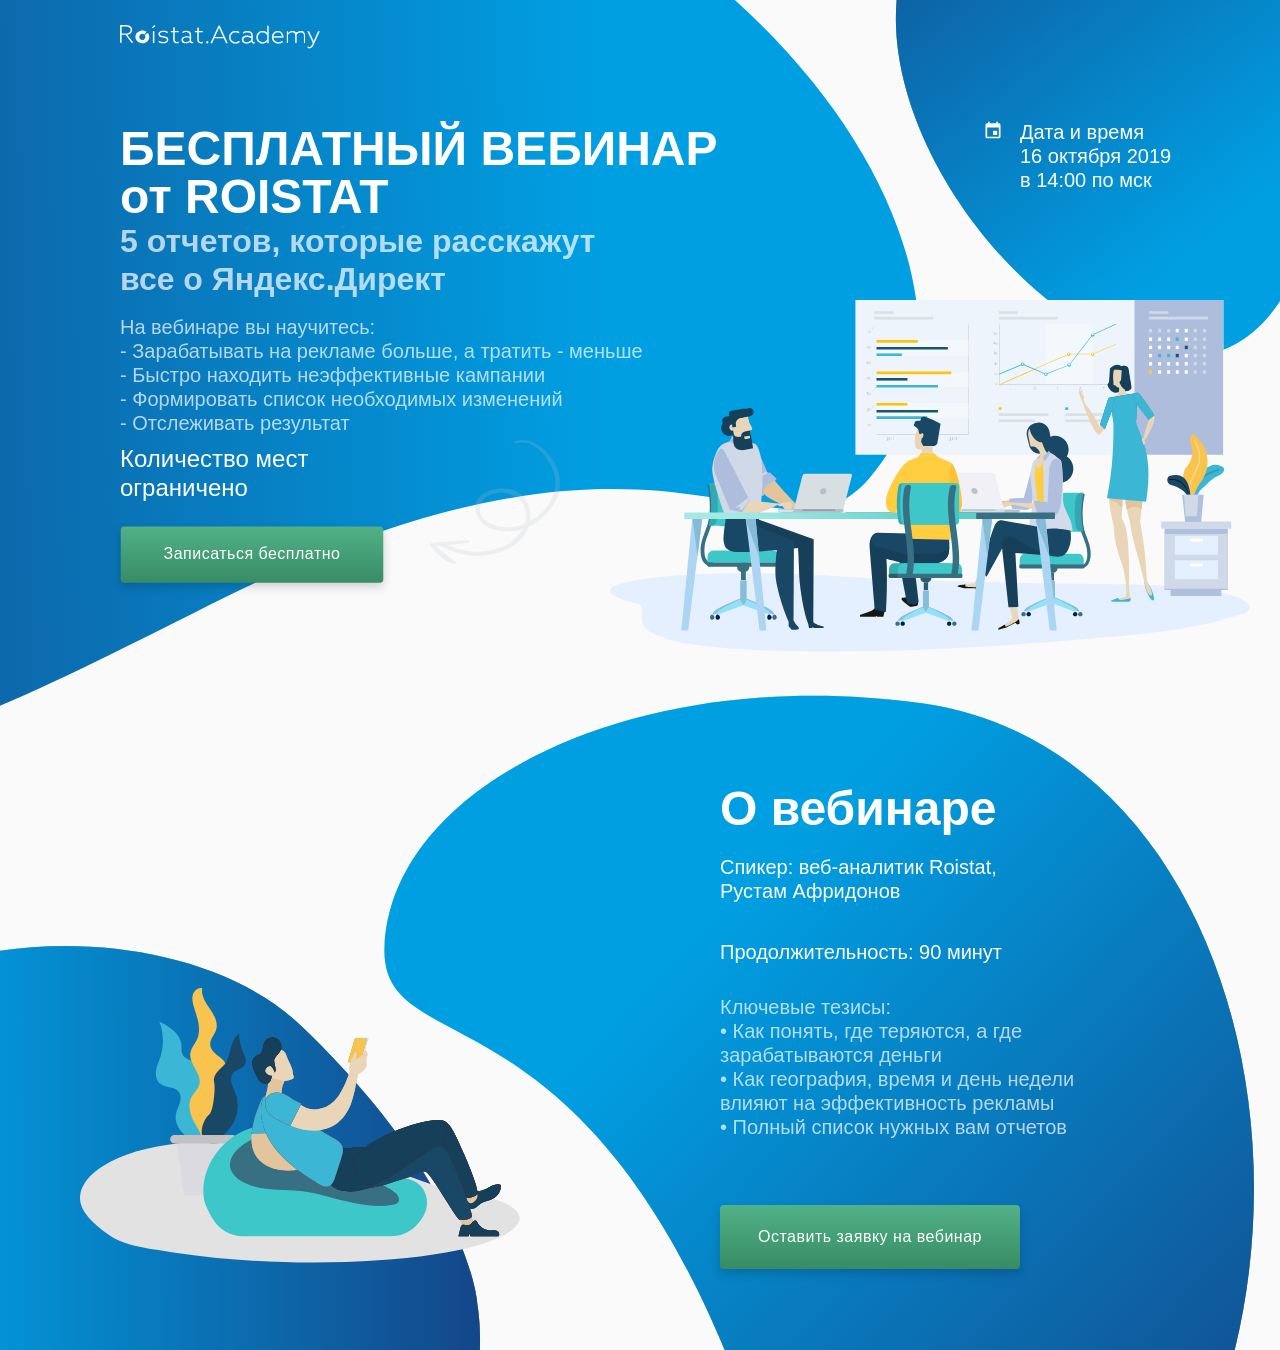
<file: academy/page7296495.html>
<!DOCTYPE html><html> <head><meta charset="utf-8" /><meta http-equiv="Content-Type" content="text/html; charset=utf-8" /><meta name="viewport" content="width=device-width, initial-scale=1.0" /> <!--metatextblock--><title>Тематический вебинар Roistat.Academy</title><meta property="og:url" content="https://academy.roistat.com/5_reports" /><meta property="og:title" content="Тематический вебинар Roistat.Academy" /><meta property="og:description" content="" /><meta property="og:type" content="website" /><meta property="og:image" content="images/tild3635-3939-4234-b836-346562643637__doc72285535-51690043.jpg" /> <link rel="canonical" href="https://academy.roistat.com/5_reports"><!--/metatextblock--><meta property="fb:app_id" content="257953674358265" /><meta name="format-detection" content="telephone=no" /><meta http-equiv="x-dns-prefetch-control" content="on"><link rel="shortcut icon" href="images/tild3165-6535-4666-b261-396663356537__roistat.ico" type="image/x-icon" /><!-- Assets --><link rel="stylesheet" href="css/tilda-grid-3.0.min.css" type="text/css" media="all" /><link rel="stylesheet" href="css/tilda-blocks-2.12.css?t=1574079497" type="text/css" media="all" /><link rel="stylesheet" href="css/tilda-animation-1.0.min.css" type="text/css" media="all" /><link rel="stylesheet" href="css/tilda-slds-1.4.min.css" type="text/css" media="all" /><link rel="stylesheet" href="css/tilda-zoom-2.0.min.css" type="text/css" media="all" /><link rel="stylesheet" href="css/tilda-popup-1.1.min.css" type="text/css" media="all" /><script type="text/javascript" src="js/rentafont_webfonts.js" charset="utf-8"></script><script type="text/javascript"> WebFontConfig = {"id": "OTI5NzBvcmRlcjgxMzgz", "fonts": ["2590","2594","2592","2582","2584"], by_style: 1, by_id: 1};</script><script src="js/jquery-1.10.2.min.js"></script><script src="js/tilda-scripts-2.8.min.js"></script><script src="js/tilda-blocks-2.7.js?t=1574079497"></script><script src="js/lazyload-1.3.min.js" charset="utf-8"></script><script src="js/tilda-animation-1.0.min.js" charset="utf-8"></script><script src="js/tilda-slds-1.4.min.js" charset="utf-8"></script><script src="js/hammer.min.js" charset="utf-8"></script><script src="js/tilda-zoom-2.0.min.js" charset="utf-8"></script><script src="js/tilda-animation-sbs-1.0.min.js" charset="utf-8"></script><script type="text/javascript">window.dataLayer = window.dataLayer || [];</script><!-- Google Tag Manager --><script type="text/javascript">(function(w,d,s,l,i){w[l]=w[l]||[];w[l].push({'gtm.start':	new Date().getTime(),event:'gtm.js'});var f=d.getElementsByTagName(s)[0],	j=d.createElement(s),dl=l!='dataLayer'?'&l='+l:'';j.async=true;j.src=	'https://www.googletagmanager.com/gtm.js?id='+i+dl;f.parentNode.insertBefore(j,f);	})(window,document,'script','dataLayer','GTM-TZD44QV');</script><!-- End Google Tag Manager --><script type="text/javascript">if((/bot|google|yandex|baidu|bing|msn|duckduckbot|teoma|slurp|crawler|spider|robot|crawling|facebook/i.test(navigator.userAgent))===false && typeof(sessionStorage)!='undefined' && sessionStorage.getItem('visited')!=='y'){	var style=document.createElement('style');	style.type='text/css';	style.innerHTML='@media screen and (min-width: 980px) {.t-records {opacity: 0;}.t-records_animated {-webkit-transition: opacity ease-in-out .2s;-moz-transition: opacity ease-in-out .2s;-o-transition: opacity ease-in-out .2s;transition: opacity ease-in-out .2s;}.t-records.t-records_visible {opacity: 1;}}';	document.getElementsByTagName('head')[0].appendChild(style);	$(document).ready(function() { $('.t-records').addClass('t-records_animated'); setTimeout(function(){ $('.t-records').addClass('t-records_visible'); sessionStorage.setItem('visited','y'); },400);	});
}</script></head><body class="t-body" style="margin:0;"><!--allrecords--><div id="allrecords" class="t-records" data-hook="blocks-collection-content-node" data-tilda-project-id="1514029" data-tilda-page-id="7296495" data-tilda-page-alias="5_reports" data-tilda-formskey="37d88da303286b77bfeaf03f70f16314" ><div id="rec127958806" class="r t-rec" style=" " data-animationappear="off" data-record-type="396" ><!-- T396 --><style>#rec127958806 .t396__artboard{height: 1350px;background-color: #fafafa;}#rec127958806 .t396__filter{height: 1350px;}#rec127958806 .t396__carrier{height: 1350px;background-position: center center;background-attachment: scroll;background-size:cover;background-repeat:no-repeat;}@media screen and (max-width: 1199px){#rec127958806 .t396__artboard{}#rec127958806 .t396__filter{}#rec127958806 .t396__carrier{background-attachment:scroll;}}@media screen and (max-width: 959px){}@media screen and (max-width: 639px){}@media screen and (max-width: 479px){#rec127958806 .t396__artboard{height: 1280px;}#rec127958806 .t396__filter{height: 1280px;}#rec127958806 .t396__carrier{height: 1280px;}}#rec127958806 .tn-elem[data-elem-id="1565607036140"]{color:#ffffff;z-index:10;top: 125px;left: calc(50% - 600px + 80px);width:830px;}#rec127958806 .tn-elem[data-elem-id="1565607036140"] .tn-atom{color:#ffffff;font-size:48px;font-family:'Geometria',Arial,sans-serif;line-height:1;font-weight:600;background-position:center center;border-color:transparent;border-style:solid;}@media screen and (max-width: 1199px){#rec127958806 .tn-elem[data-elem-id="1565607036140"]{top: 125px;left: calc(50% - 480px + 90px);}#rec127958806 .tn-elem[data-elem-id="1565607036140"] .tn-atom{font-size:42px;}}@media screen and (max-width: 959px){#rec127958806 .tn-elem[data-elem-id="1565607036140"]{top: 125px;left: calc(50% - 320px + 10px);}#rec127958806 .tn-elem[data-elem-id="1565607036140"] .tn-atom{font-size:36px;}}@media screen and (max-width: 639px){#rec127958806 .tn-elem[data-elem-id="1565607036140"]{top: 128px;left: calc(50% - 240px + 10px);width:410px;}#rec127958806 .tn-elem[data-elem-id="1565607036140"] .tn-atom{font-size:28px;}}@media screen and (max-width: 479px){#rec127958806 .tn-elem[data-elem-id="1565607036140"]{top: 111px;left: calc(50% - 160px + 10px);}#rec127958806 .tn-elem[data-elem-id="1565607036140"] .tn-atom{font-size:22px;}}#rec127958806 .tn-elem[data-elem-id="1565607337399"]{z-index:9;top: -160px;left: calc(50% - 600px + -340px);width:1220px;}#rec127958806 .tn-elem[data-elem-id="1565607337399"] .tn-atom{-webkit-transform:rotate(2deg); -moz-transform:rotate(2deg); transform:rotate(2deg);background-position:center center;border-color:transparent;border-style:solid;}@media screen and (max-width: 1199px){#rec127958806 .tn-elem[data-elem-id="1565607337399"]{top: -95px;left: calc(50% - 480px + -300px);width:1000px;}}@media screen and (max-width: 959px){#rec127958806 .tn-elem[data-elem-id="1565607337399"]{top: -130px;left: calc(50% - 320px + -486px);}}@media screen and (max-width: 639px){#rec127958806 .tn-elem[data-elem-id="1565607337399"]{top: -95px;left: calc(50% - 240px + -500px);width:940px;}#rec127958806 .tn-elem[data-elem-id="1565607337399"] .tn-atom{-webkit-transform:rotate(3deg); -moz-transform:rotate(3deg);}}@media screen and (max-width: 479px){#rec127958806 .tn-elem[data-elem-id="1565607337399"]{top: -105px;left: calc(50% - 160px + -380px);}#rec127958806 .tn-elem[data-elem-id="1565607337399"] .tn-atom{-webkit-transform:rotate(0deg); -moz-transform:rotate(0deg); transform:rotate(0deg);}}#rec127958806 .tn-elem[data-elem-id="1565607346833"]{z-index:12;top: -650px;left: calc(50% - 600px + 700px);width:1170px;}#rec127958806 .tn-elem[data-elem-id="1565607346833"] .tn-atom{background-position:center center;border-color:transparent;border-style:solid;}@media screen and (max-width: 1199px){#rec127958806 .tn-elem[data-elem-id="1565607346833"]{top: -585px;left: calc(50% - 480px + 510px);}}@media screen and (max-width: 959px){#rec127958806 .tn-elem[data-elem-id="1565607346833"]{top: -665px;left: calc(50% - 320px + 280px);width:1100px;}}@media screen and (max-width: 639px){#rec127958806 .tn-elem[data-elem-id="1565607346833"]{top: -745px;left: calc(50% - 240px + 120px);width:1070px;}}@media screen and (max-width: 479px){#rec127958806 .tn-elem[data-elem-id="1565607346833"]{top: -880px;left: calc(50% - 160px + -30px);width:1010px;}}#rec127958806 .tn-elem[data-elem-id="1565607349373"]{z-index:7;top: 910px;left: calc(50% - 600px + -330px);width:820px;}#rec127958806 .tn-elem[data-elem-id="1565607349373"] .tn-atom{background-position:center center;border-color:transparent;border-style:solid;}@media screen and (max-width: 1199px){#rec127958806 .tn-elem[data-elem-id="1565607349373"]{top: 940px;left: calc(50% - 480px + -300px);}}@media screen and (max-width: 959px){#rec127958806 .tn-elem[data-elem-id="1565607349373"]{top: 915px;left: calc(50% - 320px + -450px);}}@media screen and (max-width: 639px){#rec127958806 .tn-elem[data-elem-id="1565607349373"]{top: 900px;left: calc(50% - 240px + -470px);}}@media screen and (max-width: 479px){#rec127958806 .tn-elem[data-elem-id="1565607349373"]{top: 1065px;left: calc(50% - 160px + -550px);}}#rec127958806 .tn-elem[data-elem-id="1565607350493"]{z-index:8;top: 695px;left: calc(50% - 600px + 344px);width:870px;}#rec127958806 .tn-elem[data-elem-id="1565607350493"] .tn-atom{background-position:center center;border-color:transparent;border-style:solid;}@media screen and (max-width: 1199px){#rec127958806 .tn-elem[data-elem-id="1565607350493"]{top: 640px;left: calc(50% - 480px + 210px);}}@media screen and (max-width: 959px){#rec127958806 .tn-elem[data-elem-id="1565607350493"]{top: 680px;left: calc(50% - 320px + 50px);width:740px;}}@media screen and (max-width: 639px){#rec127958806 .tn-elem[data-elem-id="1565607350493"]{top: 625px;left: calc(50% - 240px + 10px);}}@media screen and (max-width: 479px){#rec127958806 .tn-elem[data-elem-id="1565607350493"]{top: 640px;left: calc(50% - 160px + -130px);}}#rec127958806 .tn-elem[data-elem-id="1565607512424"]{z-index:13;top: 25px;left: calc(50% - 600px + 80px);width:200px;}#rec127958806 .tn-elem[data-elem-id="1565607512424"] .tn-atom{background-position:center center;border-color:transparent;border-style:solid;}@media screen and (max-width: 1199px){#rec127958806 .tn-elem[data-elem-id="1565607512424"]{top: 25px;left: calc(50% - 480px + 90px);}}@media screen and (max-width: 959px){#rec127958806 .tn-elem[data-elem-id="1565607512424"]{top: 25px;left: calc(50% - 320px + 10px);}}@media screen and (max-width: 639px){#rec127958806 .tn-elem[data-elem-id="1565607512424"]{top: 40px;left: calc(50% - 240px + 10px);width:160px;}}@media screen and (max-width: 479px){#rec127958806 .tn-elem[data-elem-id="1565607512424"]{top: 42px;left: calc(50% - 160px + 10px);width:140px;}}#rec127958806 .tn-elem[data-elem-id="1565607572160"]{color:#ffffff;z-index:15;top: 222px;left: calc(50% - 600px + 80px);width:730px;}#rec127958806 .tn-elem[data-elem-id="1565607572160"] .tn-atom{color:#ffffff;font-size:32px;font-family:'Geometria',Arial,sans-serif;line-height:1.2;font-weight:600;opacity:0.7;background-position:center center;border-color:transparent;border-style:solid;}@media screen and (max-width: 1199px){#rec127958806 .tn-elem[data-elem-id="1565607572160"]{top: 212px;left: calc(50% - 480px + 90px);width:590px;}#rec127958806 .tn-elem[data-elem-id="1565607572160"] .tn-atom{font-size:26px;}}@media screen and (max-width: 959px){#rec127958806 .tn-elem[data-elem-id="1565607572160"]{top: 204px;left: calc(50% - 320px + 10px);}#rec127958806 .tn-elem[data-elem-id="1565607572160"] .tn-atom{font-size:20px;}}@media screen and (max-width: 639px){#rec127958806 .tn-elem[data-elem-id="1565607572160"]{top: 194px;left: calc(50% - 240px + 10px);width:400px;}#rec127958806 .tn-elem[data-elem-id="1565607572160"] .tn-atom{font-size:18px;}}@media screen and (max-width: 479px){#rec127958806 .tn-elem[data-elem-id="1565607572160"]{top: 168px;left: calc(50% - 160px + 10px);width:300px;}#rec127958806 .tn-elem[data-elem-id="1565607572160"] .tn-atom{font-size:16px;}}#rec127958806 .tn-elem[data-elem-id="1565607665631"]{color:#ffffff;z-index:16;top: 315px;left: calc(50% - 600px + 80px);width:620px;}#rec127958806 .tn-elem[data-elem-id="1565607665631"] .tn-atom{color:#ffffff;font-size:20px;font-family:'Geometria',Arial,sans-serif;line-height:1.2;font-weight:400;opacity:0.7;background-position:center center;border-color:transparent;border-style:solid;}@media screen and (max-width: 1199px){#rec127958806 .tn-elem[data-elem-id="1565607665631"]{top: 296px;left: calc(50% - 480px + 90px);width:560px;}#rec127958806 .tn-elem[data-elem-id="1565607665631"] .tn-atom{font-size:18px;}}@media screen and (max-width: 959px){#rec127958806 .tn-elem[data-elem-id="1565607665631"]{top: 265px;left: calc(50% - 320px + 10px);width:490px;}#rec127958806 .tn-elem[data-elem-id="1565607665631"] .tn-atom{font-size:16px;}}@media screen and (max-width: 639px){#rec127958806 .tn-elem[data-elem-id="1565607665631"]{top: 260px;left: calc(50% - 240px + 10px);width:430px;}#rec127958806 .tn-elem[data-elem-id="1565607665631"] .tn-atom{font-size:14px;}}@media screen and (max-width: 479px){#rec127958806 .tn-elem[data-elem-id="1565607665631"]{top: 226px;left: calc(50% - 160px + 10px);width:300px;}}#rec127958806 .tn-elem[data-elem-id="1565607720095"]{color:#ffffff;z-index:17;top: 445px;left: calc(50% - 600px + 80px);width:230px;}#rec127958806 .tn-elem[data-elem-id="1565607720095"] .tn-atom{color:#ffffff;font-size:24px;font-family:'Geometria',Arial,sans-serif;line-height:1.2;font-weight:400;background-position:center center;border-color:transparent;border-style:solid;}@media screen and (max-width: 1199px){#rec127958806 .tn-elem[data-elem-id="1565607720095"]{top: 421px;left: calc(50% - 480px + 90px);width:180px;}#rec127958806 .tn-elem[data-elem-id="1565607720095"] .tn-atom{font-size:20px;}}@media screen and (max-width: 959px){#rec127958806 .tn-elem[data-elem-id="1565607720095"]{top: 376px;left: calc(50% - 320px + 10px);}#rec127958806 .tn-elem[data-elem-id="1565607720095"] .tn-atom{font-size:18px;}}@media screen and (max-width: 639px){#rec127958806 .tn-elem[data-elem-id="1565607720095"]{top: 355px;left: calc(50% - 240px + 10px);}#rec127958806 .tn-elem[data-elem-id="1565607720095"] .tn-atom{font-size:16px;}}@media screen and (max-width: 479px){#rec127958806 .tn-elem[data-elem-id="1565607720095"]{top: 365px;left: calc(50% - 160px + 10px);}}#rec127958806 .tn-elem[data-elem-id="1565607858803"]{color:#ffffff;text-align:center;z-index:19;top: 527px;left: calc(50% - 600px + 82px);width:260px;height:54px;}#rec127958806 .tn-elem[data-elem-id="1565607858803"] .tn-atom{color:#ffffff;font-size:16px;font-family:'Geometria',Arial,sans-serif;line-height:1.55;font-weight:500;letter-spacing:0.5px;border-radius:4px;background-position:center center;border-color:transparent;border-style:solid;transition: background-color 0.8s ease-in-out, color 0.8s ease-in-out, border-color 0.8s ease-in-out;}#rec127958806 .tn-elem[data-elem-id="1565607858803"] .tn-atom:hover{background-color:#009fe2;}@media screen and (max-width: 1199px){#rec127958806 .tn-elem[data-elem-id="1565607858803"]{top: 496px;left: calc(50% - 480px + 90px);}}@media screen and (max-width: 959px){#rec127958806 .tn-elem[data-elem-id="1565607858803"]{top: 442px;left: calc(50% - 320px + 10px);width:240px;height:54px;}#rec127958806 .tn-elem[data-elem-id="1565607858803"] .tn-atom{font-size:14px;}}@media screen and (max-width: 639px){#rec127958806 .tn-elem[data-elem-id="1565607858803"]{top: 417px;left: calc(50% - 240px + 10px);width:220px;height:44px;}}@media screen and (max-width: 479px){#rec127958806 .tn-elem[data-elem-id="1565607858803"]{top: 422px;left: calc(50% - 160px + 15px);width:182px;height:33px;}#rec127958806 .tn-elem[data-elem-id="1565607858803"] .tn-atom{font-size:12px;}}#rec127958806 .tn-elem[data-elem-id="1565607858809"]{z-index:18;top: 522px;left: calc(50% - 600px + 72px);width:280px;}#rec127958806 .tn-elem[data-elem-id="1565607858809"] .tn-atom{background-position:center center;border-color:transparent;border-style:solid;}@media screen and (max-width: 1199px){#rec127958806 .tn-elem[data-elem-id="1565607858809"]{top: 492px;left: calc(50% - 480px + 80px);}}@media screen and (max-width: 959px){#rec127958806 .tn-elem[data-elem-id="1565607858809"]{top: 438px;left: calc(50% - 320px + 1px);width:260px;}}@media screen and (max-width: 639px){#rec127958806 .tn-elem[data-elem-id="1565607858809"]{top: 411px;left: calc(50% - 240px + 0px);width:240px;}}@media screen and (max-width: 479px){#rec127958806 .tn-elem[data-elem-id="1565607858809"]{top: 415px;left: calc(50% - 160px + 4px);width:200px;}}#rec127958806 .tn-elem[data-elem-id="1565608314923"]{color:#ffffff;z-index:20;top: 785px;left: calc(50% - 600px + 680px);width:300px;}#rec127958806 .tn-elem[data-elem-id="1565608314923"] .tn-atom{color:#ffffff;font-size:48px;font-family:'Geometria',Arial,sans-serif;line-height:1;font-weight:600;background-position:center center;border-color:transparent;border-style:solid;}@media screen and (max-width: 1199px){#rec127958806 .tn-elem[data-elem-id="1565608314923"]{top: 740px;left: calc(50% - 480px + 550px);}#rec127958806 .tn-elem[data-elem-id="1565608314923"] .tn-atom{font-size:42px;}}@media screen and (max-width: 959px){#rec127958806 .tn-elem[data-elem-id="1565608314923"]{top: 740px;left: calc(50% - 320px + 310px);}#rec127958806 .tn-elem[data-elem-id="1565608314923"] .tn-atom{font-size:36px;}}@media screen and (max-width: 639px){#rec127958806 .tn-elem[data-elem-id="1565608314923"]{top: 695px;left: calc(50% - 240px + 170px);}#rec127958806 .tn-elem[data-elem-id="1565608314923"] .tn-atom{font-size:28px;}}@media screen and (max-width: 479px){#rec127958806 .tn-elem[data-elem-id="1565608314923"]{top: 715px;left: calc(50% - 160px + 10px);}#rec127958806 .tn-elem[data-elem-id="1565608314923"] .tn-atom{font-size:22px;}}#rec127958806 .tn-elem[data-elem-id="1565608382702"]{color:#ffffff;z-index:21;top: 855px;left: calc(50% - 600px + 680px);width:420px;}#rec127958806 .tn-elem[data-elem-id="1565608382702"] .tn-atom{color:#ffffff;font-size:20px;font-family:'Geometria',Arial,sans-serif;line-height:1.2;font-weight:400;background-position:center center;border-color:transparent;border-style:solid;}@media screen and (max-width: 1199px){#rec127958806 .tn-elem[data-elem-id="1565608382702"]{top: 810px;left: calc(50% - 480px + 550px);}#rec127958806 .tn-elem[data-elem-id="1565608382702"] .tn-atom{font-size:18px;}}@media screen and (max-width: 959px){#rec127958806 .tn-elem[data-elem-id="1565608382702"]{top: 804px;left: calc(50% - 320px + 310px);width:340px;}#rec127958806 .tn-elem[data-elem-id="1565608382702"] .tn-atom{font-size:16px;}}@media screen and (max-width: 639px){#rec127958806 .tn-elem[data-elem-id="1565608382702"]{top: 741px;left: calc(50% - 240px + 170px);}#rec127958806 .tn-elem[data-elem-id="1565608382702"] .tn-atom{font-size:14px;}}@media screen and (max-width: 479px){#rec127958806 .tn-elem[data-elem-id="1565608382702"]{top: 761px;left: calc(50% - 160px + 10px);}}#rec127958806 .tn-elem[data-elem-id="1565608462637"]{color:#ffffff;z-index:22;top: 940px;left: calc(50% - 600px + 680px);width:420px;}#rec127958806 .tn-elem[data-elem-id="1565608462637"] .tn-atom{color:#ffffff;font-size:20px;font-family:'Geometria',Arial,sans-serif;line-height:1.2;font-weight:400;background-position:center center;border-color:transparent;border-style:solid;}@media screen and (max-width: 1199px){#rec127958806 .tn-elem[data-elem-id="1565608462637"]{top: 875px;left: calc(50% - 480px + 550px);}#rec127958806 .tn-elem[data-elem-id="1565608462637"] .tn-atom{font-size:18px;}}@media screen and (max-width: 959px){#rec127958806 .tn-elem[data-elem-id="1565608462637"]{top: 859px;left: calc(50% - 320px + 310px);}#rec127958806 .tn-elem[data-elem-id="1565608462637"] .tn-atom{font-size:16px;}}@media screen and (max-width: 639px){#rec127958806 .tn-elem[data-elem-id="1565608462637"]{top: 793px;left: calc(50% - 240px + 170px);}#rec127958806 .tn-elem[data-elem-id="1565608462637"] .tn-atom{font-size:14px;}}@media screen and (max-width: 479px){#rec127958806 .tn-elem[data-elem-id="1565608462637"]{top: 813px;left: calc(50% - 160px + 10px);}}#rec127958806 .tn-elem[data-elem-id="1565608491529"]{color:#ffffff;z-index:23;top: 995px;left: calc(50% - 600px + 680px);width:420px;}#rec127958806 .tn-elem[data-elem-id="1565608491529"] .tn-atom{color:#ffffff;font-size:20px;font-family:'Geometria',Arial,sans-serif;line-height:1.2;font-weight:400;opacity:0.7;background-position:center center;border-color:transparent;border-style:solid;}@media screen and (max-width: 1199px){#rec127958806 .tn-elem[data-elem-id="1565608491529"]{top: 910px;left: calc(50% - 480px + 550px);width:350px;}#rec127958806 .tn-elem[data-elem-id="1565608491529"] .tn-atom{font-size:18px;}}@media screen and (max-width: 959px){#rec127958806 .tn-elem[data-elem-id="1565608491529"]{top: 894px;left: calc(50% - 320px + 310px);width:320px;}#rec127958806 .tn-elem[data-elem-id="1565608491529"] .tn-atom{font-size:16px;}}@media screen and (max-width: 639px){#rec127958806 .tn-elem[data-elem-id="1565608491529"]{top: 829px;left: calc(50% - 240px + 170px);width:300px;}#rec127958806 .tn-elem[data-elem-id="1565608491529"] .tn-atom{font-size:14px;}}@media screen and (max-width: 479px){#rec127958806 .tn-elem[data-elem-id="1565608491529"]{top: 849px;left: calc(50% - 160px + 10px);}}#rec127958806 .tn-elem[data-elem-id="1565608596040"]{color:#ffffff;text-align:center;z-index:25;top: 1205px;left: calc(50% - 600px + 680px);width:300px;height:64px;}#rec127958806 .tn-elem[data-elem-id="1565608596040"] .tn-atom{color:#ffffff;font-size:16px;font-family:'Geometria',Arial,sans-serif;line-height:1.55;font-weight:500;letter-spacing:0.5px;border-radius:4px;background-position:center center;border-color:transparent;border-style:solid;transition: background-color 0.8s ease-in-out, color 0.8s ease-in-out, border-color 0.8s ease-in-out;}#rec127958806 .tn-elem[data-elem-id="1565608596040"] .tn-atom:hover{background-color:#009fe2;}@media screen and (max-width: 1199px){#rec127958806 .tn-elem[data-elem-id="1565608596040"]{top: 1085px;left: calc(50% - 480px + 550px);width:280px;height:64px;}}@media screen and (max-width: 959px){#rec127958806 .tn-elem[data-elem-id="1565608596040"]{top: 1055px;left: calc(50% - 320px + 310px);width:250px;height:48px;}#rec127958806 .tn-elem[data-elem-id="1565608596040"] .tn-atom{font-size:14px;}}@media screen and (max-width: 639px){#rec127958806 .tn-elem[data-elem-id="1565608596040"]{top: 965px;left: calc(50% - 240px + 170px);width:240px;height:48px;}#rec127958806 .tn-elem[data-elem-id="1565608596040"] .tn-atom{font-size:12px;}}@media screen and (max-width: 479px){#rec127958806 .tn-elem[data-elem-id="1565608596040"]{top: 990px;left: calc(50% - 160px + 12px);width:202px;height:43px;}}#rec127958806 .tn-elem[data-elem-id="1565608601835"]{z-index:24;top: 1200px;left: calc(50% - 600px + 670px);width:320px;}#rec127958806 .tn-elem[data-elem-id="1565608601835"] .tn-atom{background-position:center center;border-color:transparent;border-style:solid;}@media screen and (max-width: 1199px){#rec127958806 .tn-elem[data-elem-id="1565608601835"]{top: 1080px;left: calc(50% - 480px + 540px);width:300px;}}@media screen and (max-width: 959px){#rec127958806 .tn-elem[data-elem-id="1565608601835"]{top: 1050px;left: calc(50% - 320px + 300px);width:270px;}}@media screen and (max-width: 639px){#rec127958806 .tn-elem[data-elem-id="1565608601835"]{top: 960px;left: calc(50% - 240px + 160px);width:250px;}}@media screen and (max-width: 479px){#rec127958806 .tn-elem[data-elem-id="1565608601835"]{top: 985px;left: calc(50% - 160px + 4px);width:220px;}}#rec127958806 .tn-elem[data-elem-id="1565608732464"]{z-index:26;top: 440px;left: calc(50% - 600px + 390px);width:130px;}#rec127958806 .tn-elem[data-elem-id="1565608732464"] .tn-atom{background-position:center center;border-color:transparent;border-style:solid;}@media screen and (max-width: 1199px){#rec127958806 .tn-elem[data-elem-id="1565608732464"]{top: 411px;left: calc(50% - 480px + 380px);width:110px;}}@media screen and (max-width: 959px){#rec127958806 .tn-elem[data-elem-id="1565608732464"]{top: 390px;left: calc(50% - 320px + 270px);width:90px;}}@media screen and (max-width: 639px){#rec127958806 .tn-elem[data-elem-id="1565608732464"]{top: 380px;left: calc(50% - 240px + 260px);width:80px;}}@media screen and (max-width: 479px){#rec127958806 .tn-elem[data-elem-id="1565608732464"]{top: 365px;left: calc(50% - 160px + 210px);}}#rec127958806 .tn-elem[data-elem-id="1565608735352"]{z-index:27;top: 120px;left: calc(50% - 600px + 943px);width:20px;}#rec127958806 .tn-elem[data-elem-id="1565608735352"] .tn-atom{background-position:center center;border-color:transparent;border-style:solid;}@media screen and (max-width: 1199px){#rec127958806 .tn-elem[data-elem-id="1565608735352"]{top: 125px;left: calc(50% - 480px + 693px);}}@media screen and (max-width: 959px){#rec127958806 .tn-elem[data-elem-id="1565608735352"]{top: 125px;left: calc(50% - 320px + 505px);}}@media screen and (max-width: 639px){#rec127958806 .tn-elem[data-elem-id="1565608735352"]{top: 40px;left: calc(50% - 240px + 355px);width:20px;}}@media screen and (max-width: 479px){#rec127958806 .tn-elem[data-elem-id="1565608735352"]{top: 40px;left: calc(50% - 160px + 180px);}}#rec127958806 .tn-elem[data-elem-id="1565608737328"]{z-index:14;top: 300px;left: calc(50% - 600px + 570px);width:640px;}#rec127958806 .tn-elem[data-elem-id="1565608737328"] .tn-atom{background-position:center center;border-color:transparent;border-style:solid;}@media screen and (max-width: 1199px){#rec127958806 .tn-elem[data-elem-id="1565608737328"]{top: 400px;left: calc(50% - 480px + 410px);width:530px;}}@media screen and (max-width: 959px){#rec127958806 .tn-elem[data-elem-id="1565608737328"]{top: 460px;left: calc(50% - 320px + 190px);width:450px;}}@media screen and (max-width: 639px){#rec127958806 .tn-elem[data-elem-id="1565608737328"]{top: 466px;left: calc(50% - 240px + 110px);width:360px;}}@media screen and (max-width: 479px){#rec127958806 .tn-elem[data-elem-id="1565608737328"]{top: 480px;left: calc(50% - 160px + 0px);width:320px;}}#rec127958806 .tn-elem[data-elem-id="1565608874959"]{color:#ffffff;z-index:28;top: 120px;left: calc(50% - 600px + 980px);width:170px;}#rec127958806 .tn-elem[data-elem-id="1565608874959"] .tn-atom{color:#ffffff;font-size:20px;font-family:'Geometria',Arial,sans-serif;line-height:1.2;font-weight:400;background-position:center center;border-color:transparent;border-style:solid;}@media screen and (max-width: 1199px){#rec127958806 .tn-elem[data-elem-id="1565608874959"]{top: 125px;left: calc(50% - 480px + 730px);width:150px;}#rec127958806 .tn-elem[data-elem-id="1565608874959"] .tn-atom{font-size:18px;}}@media screen and (max-width: 959px){#rec127958806 .tn-elem[data-elem-id="1565608874959"]{top: 125px;left: calc(50% - 320px + 532px);width:110px;}#rec127958806 .tn-elem[data-elem-id="1565608874959"] .tn-atom{font-size:14px;}}@media screen and (max-width: 639px){#rec127958806 .tn-elem[data-elem-id="1565608874959"]{top: 40px;left: calc(50% - 240px + 382px);width:100px;}#rec127958806 .tn-elem[data-elem-id="1565608874959"] .tn-atom{font-size:12px;}}@media screen and (max-width: 479px){#rec127958806 .tn-elem[data-elem-id="1565608874959"]{top: 40px;left: calc(50% - 160px + 207px);width:110px;}}#rec127958806 .tn-elem[data-elem-id="1565609035541"]{z-index:29;top: 988px;left: calc(50% - 600px + 40px);width:440px;}#rec127958806 .tn-elem[data-elem-id="1565609035541"] .tn-atom{background-position:center center;border-color:transparent;border-style:solid;}@media screen and (max-width: 1199px){#rec127958806 .tn-elem[data-elem-id="1565609035541"]{top: 1005px;left: calc(50% - 480px + 70px);width:410px;}}@media screen and (max-width: 959px){#rec127958806 .tn-elem[data-elem-id="1565609035541"]{top: 975px;left: calc(50% - 320px + -30px);width:290px;}}@media screen and (max-width: 639px){#rec127958806 .tn-elem[data-elem-id="1565609035541"]{top: 1000px;left: calc(50% - 240px + 0px);width:260px;}}@media screen and (max-width: 479px){#rec127958806 .tn-elem[data-elem-id="1565609035541"]{top: 1055px;left: calc(50% - 160px + -10px);width:310px;}}#rec127958806 .tn-elem[data-elem-id="1565606936333"]{z-index:5;top: 0px;left: calc(50% - 600px + -120px);width:1440px;}#rec127958806 .tn-elem[data-elem-id="1565606936333"] .tn-atom{opacity:0;background-position:center center;border-color:transparent;border-style:solid;}@media screen and (max-width: 1199px){#rec127958806 .tn-elem[data-elem-id="1565606936333"] .tn-atom{opacity:0;}}@media screen and (max-width: 959px){#rec127958806 .tn-elem[data-elem-id="1565606936333"]{top: 0px;left: calc(50% - 320px + -111px);}}@media screen and (max-width: 639px){}@media screen and (max-width: 479px){}</style> <div class='t396'><div class="t396__artboard" data-artboard-recid="127958806"	data-artboard-height="1350"	data-artboard-height-res-320="1280"	data-artboard-height_vh=""	data-artboard-valign="center"	data-artboard-ovrflw=""	> <div class="t396__carrier" data-artboard-recid="127958806"></div> <div class="t396__filter" data-artboard-recid="127958806"></div> <div class='t396__elem tn-elem tn-elem__1279588061565607036140' data-elem-id='1565607036140' data-elem-type='text'	data-field-top-value="125"	data-field-top-res-960-value="125"	data-field-top-res-640-value="125"	data-field-top-res-480-value="128"	data-field-top-res-320-value="111"	data-field-left-value="80"	data-field-left-res-960-value="90"	data-field-left-res-640-value="10"	data-field-left-res-480-value="10"	data-field-left-res-320-value="10"	data-field-width-value="830"	data-field-width-res-480-value="410"	data-field-axisy-value="top"	data-field-axisx-value="left"	data-field-container-value="grid"	data-field-topunits-value=""	data-field-leftunits-value=""	data-field-heightunits-value=""	data-field-widthunits-value="" > <div class='tn-atom' field='tn_text_1565607036140' >БEСПЛАТНЫЙ ВЕБИНАР<br>от ROISTAT <br></div> </div> <div class='t396__elem tn-elem tn-elem__1279588061565607337399' data-elem-id='1565607337399' data-elem-type='image'	data-field-top-value="-160"	data-field-top-res-960-value="-95"	data-field-top-res-640-value="-130"	data-field-top-res-480-value="-95"	data-field-top-res-320-value="-105"	data-field-left-value="-340"	data-field-left-res-960-value="-300"	data-field-left-res-640-value="-486"	data-field-left-res-480-value="-500"	data-field-left-res-320-value="-380"	data-field-width-value="1220"	data-field-width-res-960-value="1000"	data-field-width-res-480-value="940"	data-field-axisy-value="top"	data-field-axisx-value="left"	data-field-container-value="grid"	data-field-topunits-value=""	data-field-leftunits-value=""	data-field-heightunits-value=""	data-field-widthunits-value="" > <div class='tn-atom' > <img class='tn-atom__img t-img' data-original='images/tild3462-3464-4536-a535-393536626438__vector-2.svg' imgfield='tn_img_1565607337399'> </div> </div> <div class='t396__elem tn-elem tn-elem__1279588061565607346833' data-elem-id='1565607346833' data-elem-type='image'	data-field-top-value="-650"	data-field-top-res-960-value="-585"	data-field-top-res-640-value="-665"	data-field-top-res-480-value="-745"	data-field-top-res-320-value="-880"	data-field-left-value="700"	data-field-left-res-960-value="510"	data-field-left-res-640-value="280"	data-field-left-res-480-value="120"	data-field-left-res-320-value="-30"	data-field-width-value="1170"	data-field-width-res-640-value="1100"	data-field-width-res-480-value="1070"	data-field-width-res-320-value="1010"	data-field-axisy-value="top"	data-field-axisx-value="left"	data-field-container-value="grid"	data-field-topunits-value=""	data-field-leftunits-value=""	data-field-heightunits-value=""	data-field-widthunits-value="" > <div class='tn-atom' > <img class='tn-atom__img t-img' data-original='images/tild6533-3830-4730-a134-653732626462__vector-1.svg' imgfield='tn_img_1565607346833'> </div> </div> <div class='t396__elem tn-elem tn-elem__1279588061565607349373' data-elem-id='1565607349373' data-elem-type='image'	data-field-top-value="910"	data-field-top-res-960-value="940"	data-field-top-res-640-value="915"	data-field-top-res-480-value="900"	data-field-top-res-320-value="1065"	data-field-left-value="-330"	data-field-left-res-960-value="-300"	data-field-left-res-640-value="-450"	data-field-left-res-480-value="-470"	data-field-left-res-320-value="-550"	data-field-width-value="820"	data-field-axisy-value="top"	data-field-axisx-value="left"	data-field-container-value="grid"	data-field-topunits-value=""	data-field-leftunits-value=""	data-field-heightunits-value=""	data-field-widthunits-value="" > <div class='tn-atom' > <img class='tn-atom__img t-img' data-original='images/tild3832-6333-4333-b235-643665336139__vector-3.svg' imgfield='tn_img_1565607349373'> </div> </div> <div class='t396__elem tn-elem tn-elem__1279588061565607350493' data-elem-id='1565607350493' data-elem-type='image'	data-field-top-value="695"	data-field-top-res-960-value="640"	data-field-top-res-640-value="680"	data-field-top-res-480-value="625"	data-field-top-res-320-value="640"	data-field-left-value="344"	data-field-left-res-960-value="210"	data-field-left-res-640-value="50"	data-field-left-res-480-value="10"	data-field-left-res-320-value="-130"	data-field-width-value="870"	data-field-width-res-640-value="740"	data-field-axisy-value="top"	data-field-axisx-value="left"	data-field-container-value="grid"	data-field-topunits-value=""	data-field-leftunits-value=""	data-field-heightunits-value=""	data-field-widthunits-value="" > <div class='tn-atom' > <img class='tn-atom__img t-img' data-original='images/tild3166-3631-4436-b763-643861643564__vector.svg' imgfield='tn_img_1565607350493'> </div> </div> <div class='t396__elem tn-elem tn-elem__1279588061565607512424' data-elem-id='1565607512424' data-elem-type='image'	data-field-top-value="25"	data-field-top-res-960-value="25"	data-field-top-res-640-value="25"	data-field-top-res-480-value="40"	data-field-top-res-320-value="42"	data-field-left-value="80"	data-field-left-res-960-value="90"	data-field-left-res-640-value="10"	data-field-left-res-480-value="10"	data-field-left-res-320-value="10"	data-field-width-value="200"	data-field-width-res-480-value="160"	data-field-width-res-320-value="140"	data-field-axisy-value="top"	data-field-axisx-value="left"	data-field-container-value="grid"	data-field-topunits-value=""	data-field-leftunits-value=""	data-field-heightunits-value=""	data-field-widthunits-value="" > <div class='tn-atom' > <img class='tn-atom__img t-img' data-original='images/tild6361-3736-4363-b139-326635643834__group_41.svg' imgfield='tn_img_1565607512424'> </div> </div> <div class='t396__elem tn-elem tn-elem__1279588061565607572160' data-elem-id='1565607572160' data-elem-type='text'	data-field-top-value="222"	data-field-top-res-960-value="212"	data-field-top-res-640-value="204"	data-field-top-res-480-value="194"	data-field-top-res-320-value="168"	data-field-left-value="80"	data-field-left-res-960-value="90"	data-field-left-res-640-value="10"	data-field-left-res-480-value="10"	data-field-left-res-320-value="10"	data-field-width-value="730"	data-field-width-res-960-value="590"	data-field-width-res-480-value="400"	data-field-width-res-320-value="300"	data-field-axisy-value="top"	data-field-axisx-value="left"	data-field-container-value="grid"	data-field-topunits-value=""	data-field-leftunits-value=""	data-field-heightunits-value=""	data-field-widthunits-value="" > <div class='tn-atom' field='tn_text_1565607572160' >5 отчетов, которые расскажут <br>все о Яндекс.Директ</div> </div> <div class='t396__elem tn-elem tn-elem__1279588061565607665631' data-elem-id='1565607665631' data-elem-type='text'	data-field-top-value="315"	data-field-top-res-960-value="296"	data-field-top-res-640-value="265"	data-field-top-res-480-value="260"	data-field-top-res-320-value="226"	data-field-left-value="80"	data-field-left-res-960-value="90"	data-field-left-res-640-value="10"	data-field-left-res-480-value="10"	data-field-left-res-320-value="10"	data-field-width-value="620"	data-field-width-res-960-value="560"	data-field-width-res-640-value="490"	data-field-width-res-480-value="430"	data-field-width-res-320-value="300"	data-field-axisy-value="top"	data-field-axisx-value="left"	data-field-container-value="grid"	data-field-topunits-value=""	data-field-leftunits-value=""	data-field-heightunits-value=""	data-field-widthunits-value="" > <div class='tn-atom' field='tn_text_1565607665631' >На вебинаре вы научитесь: <br>- Зарабатывать на рекламе больше, а тратить - меньше<br>- Быстро находить неэффективные кампании<br>- Формировать список необходимых изменений<br>- Отслеживать результат<br></div> </div> <div class='t396__elem tn-elem tn-elem__1279588061565607720095' data-elem-id='1565607720095' data-elem-type='text'	data-field-top-value="445"	data-field-top-res-960-value="421"	data-field-top-res-640-value="376"	data-field-top-res-480-value="355"	data-field-top-res-320-value="365"	data-field-left-value="80"	data-field-left-res-960-value="90"	data-field-left-res-640-value="10"	data-field-left-res-480-value="10"	data-field-left-res-320-value="10"	data-field-width-value="230"	data-field-width-res-960-value="180"	data-field-axisy-value="top"	data-field-axisx-value="left"	data-field-container-value="grid"	data-field-topunits-value=""	data-field-leftunits-value=""	data-field-heightunits-value=""	data-field-widthunits-value="" > <div class='tn-atom' field='tn_text_1565607720095' >Количество мест<br>ограничено</div> </div> <div class='t396__elem tn-elem tn-elem__1279588061565607858803' data-elem-id='1565607858803' data-elem-type='button'	data-field-top-value="527"	data-field-top-res-960-value="496"	data-field-top-res-640-value="442"	data-field-top-res-480-value="417"	data-field-top-res-320-value="422"	data-field-left-value="82"	data-field-left-res-960-value="90"	data-field-left-res-640-value="10"	data-field-left-res-480-value="10"	data-field-left-res-320-value="15"	data-field-height-value="54"	data-field-height-res-640-value="54"	data-field-height-res-480-value="44"	data-field-height-res-320-value="33"	data-field-width-value="260"	data-field-width-res-640-value="240"	data-field-width-res-480-value="220"	data-field-width-res-320-value="182"	data-field-axisy-value="top"	data-field-axisx-value="left"	data-field-container-value="grid"	data-field-topunits-value=""	data-field-leftunits-value=""	data-field-heightunits-value=""	data-field-widthunits-value="" > <a class='tn-atom' href="#popup:embedcode" >Записаться бесплатно</a> </div> <div class='t396__elem tn-elem tn-elem__1279588061565607858809' data-elem-id='1565607858809' data-elem-type='image'	data-field-top-value="522"	data-field-top-res-960-value="492"	data-field-top-res-640-value="438"	data-field-top-res-480-value="411"	data-field-top-res-320-value="415"	data-field-left-value="72"	data-field-left-res-960-value="80"	data-field-left-res-640-value="1"	data-field-left-res-480-value="0"	data-field-left-res-320-value="4"	data-field-width-value="280"	data-field-width-res-640-value="260"	data-field-width-res-480-value="240"	data-field-width-res-320-value="200"	data-field-axisy-value="top"	data-field-axisx-value="left"	data-field-container-value="grid"	data-field-topunits-value=""	data-field-leftunits-value=""	data-field-heightunits-value=""	data-field-widthunits-value="" > <div class='tn-atom' > <img class='tn-atom__img t-img' data-original='images/tild6165-6366-4430-b531-366536643934__button.svg' imgfield='tn_img_1565607858809'> </div> </div> <div class='t396__elem tn-elem tn-elem__1279588061565608314923' data-elem-id='1565608314923' data-elem-type='text'	data-field-top-value="785"	data-field-top-res-960-value="740"	data-field-top-res-640-value="740"	data-field-top-res-480-value="695"	data-field-top-res-320-value="715"	data-field-left-value="680"	data-field-left-res-960-value="550"	data-field-left-res-640-value="310"	data-field-left-res-480-value="170"	data-field-left-res-320-value="10"	data-field-width-value="300"	data-field-axisy-value="top"	data-field-axisx-value="left"	data-field-container-value="grid"	data-field-topunits-value=""	data-field-leftunits-value=""	data-field-heightunits-value=""	data-field-widthunits-value="" > <div class='tn-atom' field='tn_text_1565608314923' >О вебинаре <br></div> </div> <div class='t396__elem tn-elem tn-elem__1279588061565608382702' data-elem-id='1565608382702' data-elem-type='text'	data-field-top-value="855"	data-field-top-res-960-value="810"	data-field-top-res-640-value="804"	data-field-top-res-480-value="741"	data-field-top-res-320-value="761"	data-field-left-value="680"	data-field-left-res-960-value="550"	data-field-left-res-640-value="310"	data-field-left-res-480-value="170"	data-field-left-res-320-value="10"	data-field-width-value="420"	data-field-width-res-640-value="340"	data-field-axisy-value="top"	data-field-axisx-value="left"	data-field-container-value="grid"	data-field-topunits-value=""	data-field-leftunits-value=""	data-field-heightunits-value=""	data-field-widthunits-value="" > <div class='tn-atom' field='tn_text_1565608382702' ><span style="font-weight: 500;">Спикер:</span> веб-аналитик Roistat,<br>Рустам Афридонов</div> </div> <div class='t396__elem tn-elem tn-elem__1279588061565608462637' data-elem-id='1565608462637' data-elem-type='text'	data-field-top-value="940"	data-field-top-res-960-value="875"	data-field-top-res-640-value="859"	data-field-top-res-480-value="793"	data-field-top-res-320-value="813"	data-field-left-value="680"	data-field-left-res-960-value="550"	data-field-left-res-640-value="310"	data-field-left-res-480-value="170"	data-field-left-res-320-value="10"	data-field-width-value="420"	data-field-axisy-value="top"	data-field-axisx-value="left"	data-field-container-value="grid"	data-field-topunits-value=""	data-field-leftunits-value=""	data-field-heightunits-value=""	data-field-widthunits-value="" > <div class='tn-atom' field='tn_text_1565608462637' ><span style="font-weight: 500;">Продолжительность:</span> 90 минут</div> </div> <div class='t396__elem tn-elem tn-elem__1279588061565608491529' data-elem-id='1565608491529' data-elem-type='text'	data-field-top-value="995"	data-field-top-res-960-value="910"	data-field-top-res-640-value="894"	data-field-top-res-480-value="829"	data-field-top-res-320-value="849"	data-field-left-value="680"	data-field-left-res-960-value="550"	data-field-left-res-640-value="310"	data-field-left-res-480-value="170"	data-field-left-res-320-value="10"	data-field-width-value="420"	data-field-width-res-960-value="350"	data-field-width-res-640-value="320"	data-field-width-res-480-value="300"	data-field-axisy-value="top"	data-field-axisx-value="left"	data-field-container-value="grid"	data-field-topunits-value=""	data-field-leftunits-value=""	data-field-heightunits-value=""	data-field-widthunits-value="" > <div class='tn-atom' field='tn_text_1565608491529' ><span style="font-weight: 500;">Ключевые тезисы:</span><br>• Как понять, где теряются, а где зарабатываются деньги <br>• Как география, время и день недели влияют на эффективность рекламы<br>• Полный список нужных вам отчетов</div> </div> <div class='t396__elem tn-elem tn-elem__1279588061565608596040' data-elem-id='1565608596040' data-elem-type='button'	data-field-top-value="1205"	data-field-top-res-960-value="1085"	data-field-top-res-640-value="1055"	data-field-top-res-480-value="965"	data-field-top-res-320-value="990"	data-field-left-value="680"	data-field-left-res-960-value="550"	data-field-left-res-640-value="310"	data-field-left-res-480-value="170"	data-field-left-res-320-value="12"	data-field-height-value="64"	data-field-height-res-960-value="64"	data-field-height-res-640-value="48"	data-field-height-res-480-value="48"	data-field-height-res-320-value="43"	data-field-width-value="300"	data-field-width-res-960-value="280"	data-field-width-res-640-value="250"	data-field-width-res-480-value="240"	data-field-width-res-320-value="202"	data-field-axisy-value="top"	data-field-axisx-value="left"	data-field-container-value="grid"	data-field-topunits-value=""	data-field-leftunits-value=""	data-field-heightunits-value=""	data-field-widthunits-value="" > <a class='tn-atom' href="#popup:embedcode" >Оставить заявку на вебинар</a> </div> <div class='t396__elem tn-elem tn-elem__1279588061565608601835' data-elem-id='1565608601835' data-elem-type='image'	data-field-top-value="1200"	data-field-top-res-960-value="1080"	data-field-top-res-640-value="1050"	data-field-top-res-480-value="960"	data-field-top-res-320-value="985"	data-field-left-value="670"	data-field-left-res-960-value="540"	data-field-left-res-640-value="300"	data-field-left-res-480-value="160"	data-field-left-res-320-value="4"	data-field-width-value="320"	data-field-width-res-960-value="300"	data-field-width-res-640-value="270"	data-field-width-res-480-value="250"	data-field-width-res-320-value="220"	data-field-axisy-value="top"	data-field-axisx-value="left"	data-field-container-value="grid"	data-field-topunits-value=""	data-field-leftunits-value=""	data-field-heightunits-value=""	data-field-widthunits-value=""	data-animate-sbs-event="intoview" data-animate-sbs-trg="1" data-animate-sbs-trgofst="0" data-animate-sbs-loop="loop" data-animate-sbs-opts="[{'ti':'0','mx':'0','my':'0','sx':'1','sy':'1','op':'1','ro':'0','bl':'0','ea':'','dt':'0'},{'ti':2000,'mx':'0','my':'0','sx':'1','sy':'1','op':0.8,'ro':'0','bl':'0','ea':'','dt':'0'},{'ti':2000,'mx':'0','my':'0','sx':'1','sy':'1','op':1,'ro':'0','bl':'0','ea':'','dt':'0'}]" > <div class='tn-atom' > <img class='tn-atom__img t-img' data-original='images/tild6165-6366-4430-b531-366536643934__button.svg' imgfield='tn_img_1565608601835'> </div> </div> <div class='t396__elem tn-elem tn-elem__1279588061565608732464' data-elem-id='1565608732464' data-elem-type='image'	data-field-top-value="440"	data-field-top-res-960-value="411"	data-field-top-res-640-value="390"	data-field-top-res-480-value="380"	data-field-top-res-320-value="365"	data-field-left-value="390"	data-field-left-res-960-value="380"	data-field-left-res-640-value="270"	data-field-left-res-480-value="260"	data-field-left-res-320-value="210"	data-field-width-value="130"	data-field-width-res-960-value="110"	data-field-width-res-640-value="90"	data-field-width-res-480-value="80"	data-field-axisy-value="top"	data-field-axisx-value="left"	data-field-container-value="grid"	data-field-topunits-value=""	data-field-leftunits-value=""	data-field-heightunits-value=""	data-field-widthunits-value="" > <div class='tn-atom' > <img class='tn-atom__img t-img' data-original='images/tild3136-3431-4866-a633-626461396437__vector.svg' imgfield='tn_img_1565608732464'> </div> </div> <div class='t396__elem tn-elem tn-elem__1279588061565608735352' data-elem-id='1565608735352' data-elem-type='image'	data-field-top-value="120"	data-field-top-res-960-value="125"	data-field-top-res-640-value="125"	data-field-top-res-480-value="40"	data-field-top-res-320-value="40"	data-field-left-value="943"	data-field-left-res-960-value="693"	data-field-left-res-640-value="505"	data-field-left-res-480-value="355"	data-field-left-res-320-value="180"	data-field-width-value="20"	data-field-width-res-480-value="20"	data-field-axisy-value="top"	data-field-axisx-value="left"	data-field-container-value="grid"	data-field-topunits-value=""	data-field-leftunits-value=""	data-field-heightunits-value=""	data-field-widthunits-value="" > <div class='tn-atom' > <img class='tn-atom__img t-img' data-original='images/tild3638-3238-4033-b565-383966616139__frame.svg' imgfield='tn_img_1565608735352'> </div> </div> <div class='t396__elem tn-elem tn-elem__1279588061565608737328' data-elem-id='1565608737328' data-elem-type='image'	data-field-top-value="300"	data-field-top-res-960-value="400"	data-field-top-res-640-value="460"	data-field-top-res-480-value="466"	data-field-top-res-320-value="480"	data-field-left-value="570"	data-field-left-res-960-value="410"	data-field-left-res-640-value="190"	data-field-left-res-480-value="110"	data-field-left-res-320-value="0"	data-field-width-value="640"	data-field-width-res-960-value="530"	data-field-width-res-640-value="450"	data-field-width-res-480-value="360"	data-field-width-res-320-value="320"	data-field-axisy-value="top"	data-field-axisx-value="left"	data-field-container-value="grid"	data-field-topunits-value=""	data-field-leftunits-value=""	data-field-heightunits-value=""	data-field-widthunits-value="" > <div class='tn-atom' > <img class='tn-atom__img t-img' data-original='images/tild3966-3630-4235-b737-306262363638__group-1.svg' imgfield='tn_img_1565608737328'> </div> </div> <div class='t396__elem tn-elem tn-elem__1279588061565608874959' data-elem-id='1565608874959' data-elem-type='text'	data-field-top-value="120"	data-field-top-res-960-value="125"	data-field-top-res-640-value="125"	data-field-top-res-480-value="40"	data-field-top-res-320-value="40"	data-field-left-value="980"	data-field-left-res-960-value="730"	data-field-left-res-640-value="532"	data-field-left-res-480-value="382"	data-field-left-res-320-value="207"	data-field-width-value="170"	data-field-width-res-960-value="150"	data-field-width-res-640-value="110"	data-field-width-res-480-value="100"	data-field-width-res-320-value="110"	data-field-axisy-value="top"	data-field-axisx-value="left"	data-field-container-value="grid"	data-field-topunits-value=""	data-field-leftunits-value=""	data-field-heightunits-value=""	data-field-widthunits-value="" > <div class='tn-atom' field='tn_text_1565608874959' ><span style="font-weight: 500;">Дата и время</span><br />16 октября 2019<br />в 14:00 по мск</div> </div> <div class='t396__elem tn-elem tn-elem__1279588061565609035541' data-elem-id='1565609035541' data-elem-type='image'	data-field-top-value="988"	data-field-top-res-960-value="1005"	data-field-top-res-640-value="975"	data-field-top-res-480-value="1000"	data-field-top-res-320-value="1055"	data-field-left-value="40"	data-field-left-res-960-value="70"	data-field-left-res-640-value="-30"	data-field-left-res-480-value="0"	data-field-left-res-320-value="-10"	data-field-width-value="440"	data-field-width-res-960-value="410"	data-field-width-res-640-value="290"	data-field-width-res-480-value="260"	data-field-width-res-320-value="310"	data-field-axisy-value="top"	data-field-axisx-value="left"	data-field-container-value="grid"	data-field-topunits-value=""	data-field-leftunits-value=""	data-field-heightunits-value=""	data-field-widthunits-value="" > <div class='tn-atom' > <img class='tn-atom__img t-img' data-original='images/tild6234-3538-4438-b736-383766376466__group.svg' imgfield='tn_img_1565609035541'> </div> </div> <div class='t396__elem tn-elem tn-elem__1279588061565606936333' data-elem-id='1565606936333' data-elem-type='image'	data-field-top-value="0"	data-field-top-res-640-value="0"	data-field-left-value="-120"	data-field-left-res-640-value="-111"	data-field-width-value="1440"	data-field-axisy-value="top"	data-field-axisx-value="left"	data-field-container-value="grid"	data-field-topunits-value=""	data-field-leftunits-value=""	data-field-heightunits-value=""	data-field-widthunits-value="" > <div class='tn-atom' > <img class='tn-atom__img t-img' data-original='images/tild3231-6639-4133-b133-366261383838__macbook_pro.jpg' imgfield='tn_img_1565606936333'> </div> </div> </div> </div> <script>$( document ).ready(function() { t396_init('127958806');
});</script><!-- /T396 --></div><div id="rec127958807" class="r t-rec" style=" " data-animationappear="off" data-record-type="868" ><!-- t868 --><div class="t868 "> <div class="t-popup" data-tooltip-hook="#popup:embedcode" > <div class="t-popup__close"> <div class="t-popup__close-wrapper"> <svg class="t-popup__close-icon" width="23px" height="23px" viewBox="0 0 23 23" version="1.1" xmlns="http://www.w3.org/2000/svg" xmlns:xlink="http://www.w3.org/1999/xlink"> <g stroke="none" stroke-width="1" fill="#fff" fill-rule="evenodd"> <rect transform="translate(11.313708, 11.313708) rotate(-45.000000) translate(-11.313708, -11.313708) " x="10.3137085" y="-3.6862915" width="2" height="30"></rect> <rect transform="translate(11.313708, 11.313708) rotate(-315.000000) translate(-11.313708, -11.313708) " x="10.3137085" y="-3.6862915" width="2" height="30"></rect> </g> </svg> </div> </div> <div class="t-popup__container t-width t-width_10" > <div class="t868__code-wrap"> 
        <iframe
  src="https://roistat.getcourse.ru/pl/lite/widget/widget?id=118201"
  style="width: 100%; height: 499px; border: none; overflow: hidden;">
</iframe>
                 </div> </div> </div></div><script type="text/javascript">$(document).ready(function(){ setTimeout(function(){ t868_initPopup('127958807'); }, 500);
});</script></div><div id="rec127958808" class="r t-rec" style=" " data-animationappear="off" data-record-type="131" ><!-- T123 --><div class="t123" ><div class="t-container_100 "><div class="t-width t-width_100 ">
<!-- Facebook Pixel Code -->
<script>
  !function(f,b,e,v,n,t,s)
  {if(f.fbq)return;n=f.fbq=function(){n.callMethod?
  n.callMethod.apply(n,arguments):n.queue.push(arguments)};
  if(!f._fbq)f._fbq=n;n.push=n;n.loaded=!0;n.version='2.0';
  n.queue=[];t=b.createElement(e);t.async=!0;
  t.src=v;s=b.getElementsByTagName(e)[0];
  s.parentNode.insertBefore(t,s)}(window, document,'script',
  'https://connect.facebook.net/en_US/fbevents.js');
  fbq('init', '1860525404053913');
</script>
<noscript><img height="1" width="1" style="display:none"
  src="https://www.facebook.com/tr?id=1860525404053913&ev=PageView&noscript=1"
/></noscript>
<!-- End Facebook Pixel Code -->

<script type="text/javascript">!function(){var t=document.createElement("script");t.type="text/javascript",t.async=!0,t.src="https://vk.com/js/api/openapi.js?162",t.onload=function(){VK.Retargeting.Init("VK-RTRG-412502-cCwct"),VK.Retargeting.Hit()},document.head.appendChild(t)}();</script><noscript><img src="https://vk.com/rtrg?p=VK-RTRG-412502-cCwct" style="position:fixed; left:-999px;" alt=""/></noscript>

<script>
    $(document).ready(function () {
        fbq('track', 'PageView');
    });
</script>
<script>
(function(w, d, s, h, id) {
    w.roistatProjectId = id; w.roistatHost = h;
    var p = d.location.protocol == "https:" ? "https://" : "http://";
    var u = /^.*roistat_visit=[^;]+(.*)?$/.test(d.cookie) ? "/dist/module.js" : "/api/site/1.0/"+id+"/init";
    var js = d.createElement(s); js.charset="UTF-8"; js.async = 1; js.src = p+h+u; var js2 = d.getElementsByTagName(s)[0]; js2.parentNode.insertBefore(js, js2);
})(window, document, 'script', 'cloud.roistat.com', '86ee03e4ba0f978620d7a0ee0e2e51dc');
</script>
<!-- Global site tag (gtag.js) - Google Analytics -->
<script async src="https://www.googletagmanager.com/gtag/js?id=UA-57887378-1"></script>
<script>
  window.dataLayer = window.dataLayer || [];
  function gtag(){dataLayer.push(arguments);}
  gtag('js', new Date());
  gtag('config', 'UA-57887378-1');
</script>
<!-- Yandex.Metrika counter --> <script type="text/javascript" > (function(m,e,t,r,i,k,a){m[i]=m[i]||function(){(m[i].a=m[i].a||[]).push(arguments)}; m[i].l=1*new Date();k=e.createElement(t),a=e.getElementsByTagName(t)[0],k.async=1,k.src=r,a.parentNode.insertBefore(k,a)}) (window, document, "script", "https://mc.yandex.ru/metrika/tag.js", "ym"); ym(24840335, "init", { clickmap:true, trackLinks:true, accurateTrackBounce:true, webvisor:true, trackHash:true }); </script> <noscript><div><img src="https://mc.yandex.ru/watch/24840335" style="position:absolute; left:-9999px;" alt="" /></div></noscript> <!-- /Yandex.Metrika counter -->
<script>
    $('.tn-elem__1214169331565607858803').on('click', function () {
        console.log('Work-top');
        roistat.event.send('webinar_registration_started');
        ga('send', 'event', 'webinar_registration_started', 'click')
        ym(24840335, 'reachGoal', 'webinar_registration_started');
    });
    
    $('.tn-elem__1214169331565608596040').on('click', function () {
        console.log('Work-bottom');
        roistat.event.send('webinar_registration_completed');
        ga('send', 'event', 'webinar_registration_completed', 'click')
        ym(24840335, 'reachGoal', 'webinar_registration_completed');
    });
</script>
 
</div> </div></div></div></div><!--/allrecords--><!-- Stat --><!-- Google Tag Manager (noscript) --><noscript><iframe src="https://www.googletagmanager.com/ns.html?id=GTM-TZD44QV" height="0" width="0" style="display:none;visibility:hidden"></iframe></noscript><!-- End Google Tag Manager (noscript) --><script type="text/javascript">if (! window.mainTracker) { window.mainTracker = 'tilda'; }	(function (d, w, k, o, g) { var n=d.getElementsByTagName(o)[0],s=d.createElement(o),f=function(){n.parentNode.insertBefore(s,n);}; s.type = "text/javascript"; s.async = true; s.key = k; s.id = "tildastatscript"; s.src=g; if (w.opera=="[object Opera]") {d.addEventListener("DOMContentLoaded", f, false);} else { f(); } })(document, window, '2f086fb9c9dc36f772372581abe7e04c','script','https://stat.tildacdn.com/js/tildastat-0.2.min.js');</script></body></html>
</file>
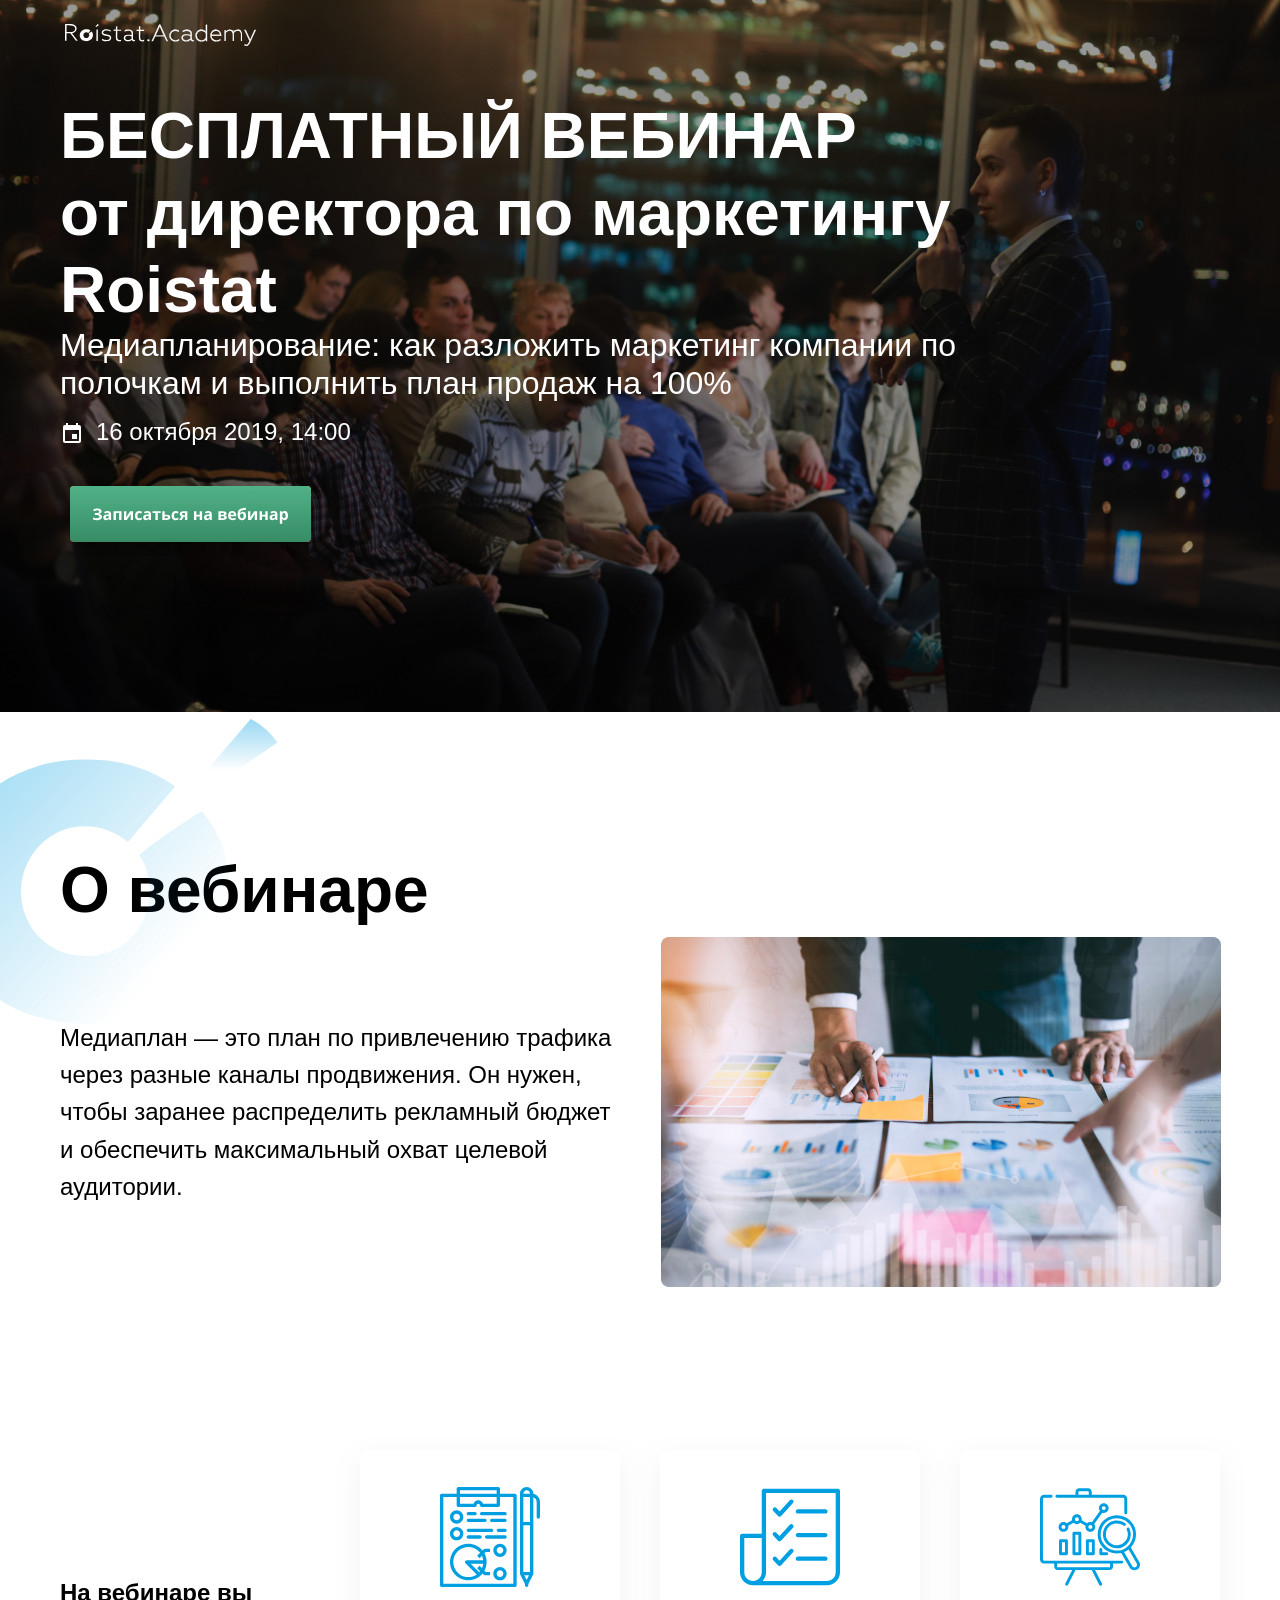
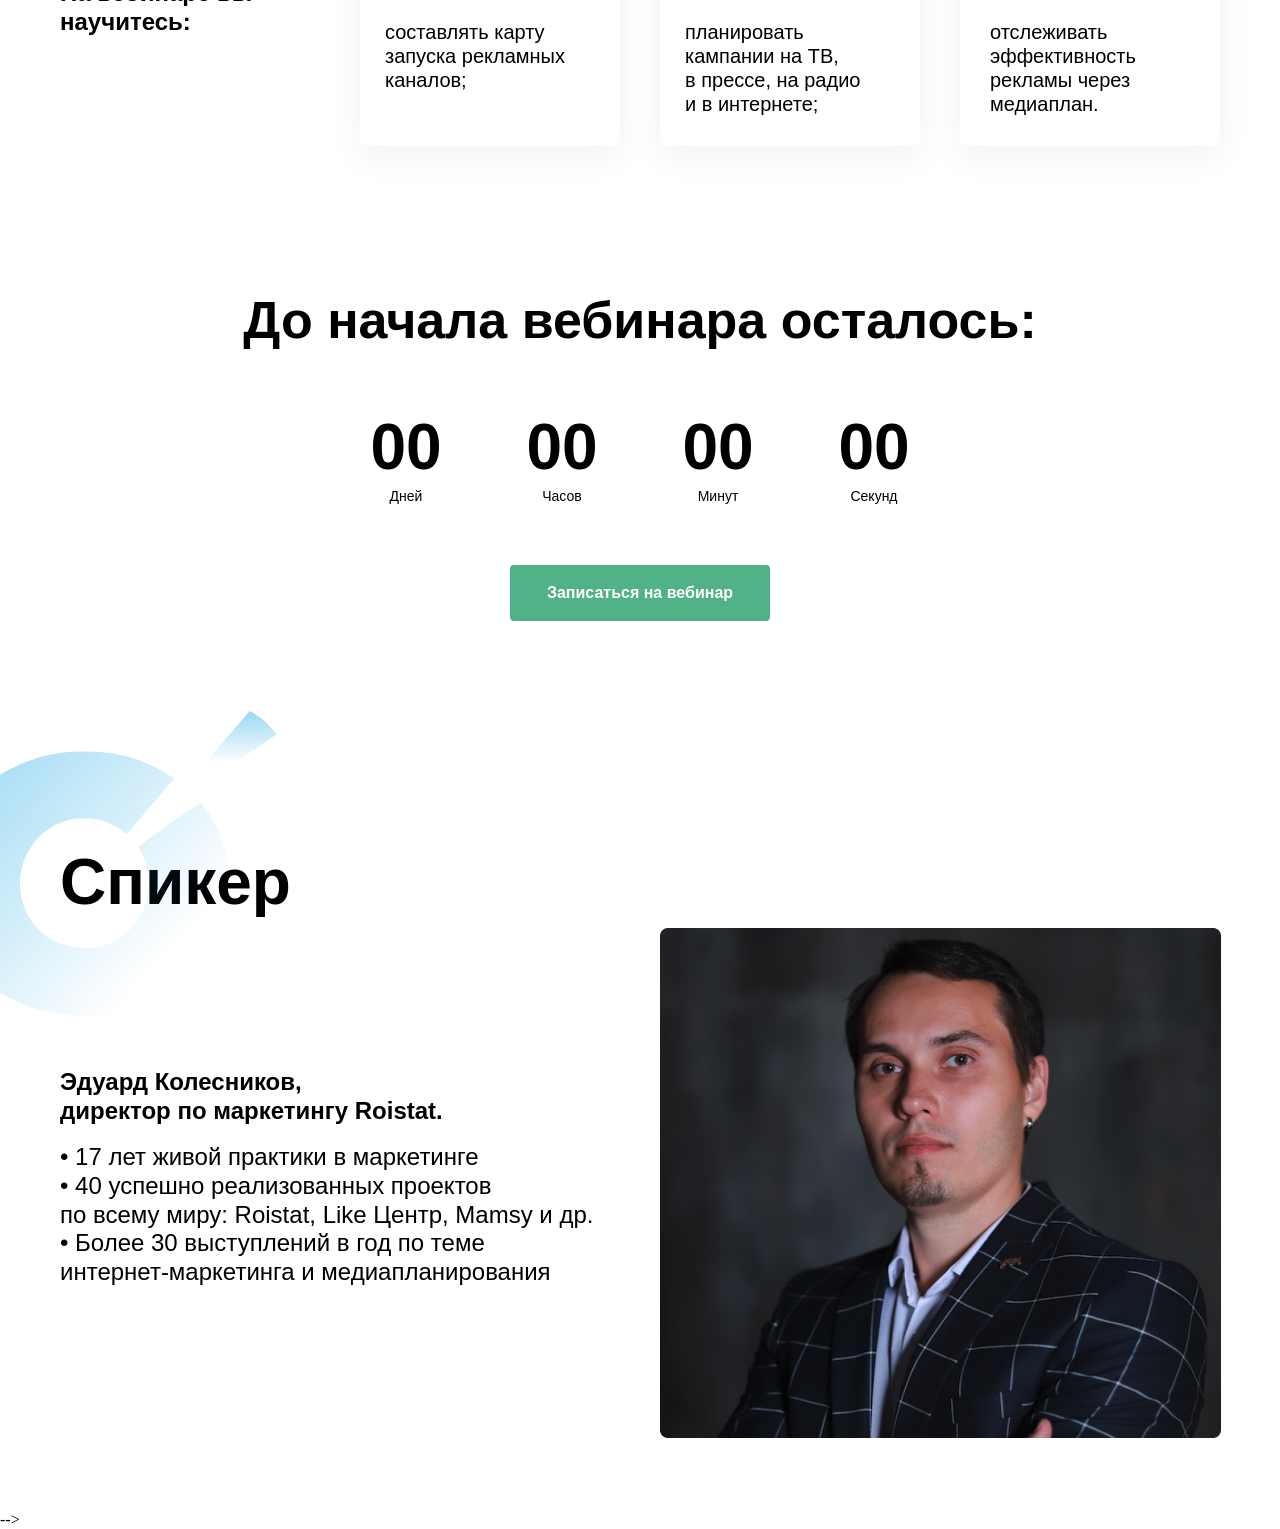
<file: academy/page7480000.html>
<!DOCTYPE html><html> <head><meta charset="utf-8" /><meta http-equiv="Content-Type" content="text/html; charset=utf-8" /><meta name="viewport" content="width=device-width, initial-scale=1.0" /> <!--metatextblock--><title>Бесплатный вебинар по медиаплану</title><meta property="og:url" content="https://academy.roistat.com/mediaplan" /><meta property="og:title" content="Бесплатный вебинар по медиаплану" /><meta property="og:description" content="" /><meta property="og:type" content="website" /> <link rel="canonical" href="https://academy.roistat.com/mediaplan"><!--/metatextblock--><meta property="fb:app_id" content="257953674358265" /><meta name="format-detection" content="telephone=no" /><meta http-equiv="x-dns-prefetch-control" content="on"><link rel="shortcut icon" href="images/tild3165-6535-4666-b261-396663356537__roistat.ico" type="image/x-icon" /><!-- Assets --><link rel="stylesheet" href="css/tilda-grid-3.0.min.css" type="text/css" media="all" /><link rel="stylesheet" href="css/tilda-blocks-2.12.css?t=1574079131" type="text/css" media="all" /><link rel="stylesheet" href="css/tilda-animation-1.0.min.css" type="text/css" media="all" /><link rel="stylesheet" href="css/tilda-slds-1.4.min.css" type="text/css" media="all" /><link rel="stylesheet" href="css/tilda-zoom-2.0.min.css" type="text/css" media="all" /><link rel="stylesheet" href="css/tilda-popup-1.1.min.css" type="text/css" media="all" /><script type="text/javascript" src="js/rentafont_webfonts.js" charset="utf-8"></script><script type="text/javascript"> WebFontConfig = {"id": "OTI5NzBvcmRlcjgxMzgz", "fonts": ["2590","2594","2582","2584"], by_style: 1, by_id: 1};</script><script src="js/jquery-1.10.2.min.js"></script><script src="js/tilda-scripts-2.8.min.js"></script><script src="js/tilda-blocks-2.7.js?t=1574079131"></script><script src="js/lazyload-1.3.min.js" charset="utf-8"></script><script src="js/tilda-animation-1.0.min.js" charset="utf-8"></script><script src="js/tilda-slds-1.4.min.js" charset="utf-8"></script><script src="js/hammer.min.js" charset="utf-8"></script><script src="js/tilda-zoom-2.0.min.js" charset="utf-8"></script><script src="js/tilda-forms-1.0.min.js" charset="utf-8"></script><script type="text/javascript">window.dataLayer = window.dataLayer || [];</script><!-- Google Tag Manager --><script type="text/javascript">(function(w,d,s,l,i){w[l]=w[l]||[];w[l].push({'gtm.start':	new Date().getTime(),event:'gtm.js'});var f=d.getElementsByTagName(s)[0],	j=d.createElement(s),dl=l!='dataLayer'?'&l='+l:'';j.async=true;j.src=	'https://www.googletagmanager.com/gtm.js?id='+i+dl;f.parentNode.insertBefore(j,f);	})(window,document,'script','dataLayer','GTM-TZD44QV');</script><!-- End Google Tag Manager --><script type="text/javascript">if((/bot|google|yandex|baidu|bing|msn|duckduckbot|teoma|slurp|crawler|spider|robot|crawling|facebook/i.test(navigator.userAgent))===false && typeof(sessionStorage)!='undefined' && sessionStorage.getItem('visited')!=='y'){	var style=document.createElement('style');	style.type='text/css';	style.innerHTML='@media screen and (min-width: 980px) {.t-records {opacity: 0;}.t-records_animated {-webkit-transition: opacity ease-in-out .2s;-moz-transition: opacity ease-in-out .2s;-o-transition: opacity ease-in-out .2s;transition: opacity ease-in-out .2s;}.t-records.t-records_visible {opacity: 1;}}';	document.getElementsByTagName('head')[0].appendChild(style);	$(document).ready(function() { $('.t-records').addClass('t-records_animated'); setTimeout(function(){ $('.t-records').addClass('t-records_visible'); sessionStorage.setItem('visited','y'); },400);	});
}</script></head><body class="t-body" style="margin:0;"><!--allrecords--><div id="allrecords" class="t-records" data-hook="blocks-collection-content-node" data-tilda-project-id="1514029" data-tilda-page-id="7480000" data-tilda-page-alias="mediaplan" data-tilda-formskey="37d88da303286b77bfeaf03f70f16314" ><div id="rec130936132" class="r t-rec" style=" " data-animationappear="off" data-record-type="396" ><!-- T396 --><style>#rec130936132 .t396__artboard{height: 1799px;background-color: #ffffff;}#rec130936132 .t396__filter{height: 1799px;}#rec130936132 .t396__carrier{height: 1799px;background-position: center center;background-attachment: scroll;background-size:cover;background-repeat:no-repeat;}@media screen and (max-width: 1199px){#rec130936132 .t396__artboard{height: 1969px;}#rec130936132 .t396__filter{height: 1969px;}#rec130936132 .t396__carrier{height: 1969px;background-attachment:scroll;}}@media screen and (max-width: 959px){#rec130936132 .t396__artboard{height: 1779px;}#rec130936132 .t396__filter{height: 1779px;}#rec130936132 .t396__carrier{height: 1779px;}}@media screen and (max-width: 639px){#rec130936132 .t396__artboard{height: 2409px;}#rec130936132 .t396__filter{height: 2409px;}#rec130936132 .t396__carrier{height: 2409px;}}@media screen and (max-width: 479px){#rec130936132 .t396__artboard{height: 2219px;}#rec130936132 .t396__filter{height: 2219px;}#rec130936132 .t396__carrier{height: 2219px;}}#rec130936132 .tn-elem[data-elem-id="1569596284938"]{z-index:3;top: 24px;left: calc(50% - 600px + 25px);width:191px;}#rec130936132 .tn-elem[data-elem-id="1569596284938"] .tn-atom{background-position:center center;border-color:transparent;border-style:solid;}@media screen and (max-width: 1199px){}@media screen and (max-width: 959px){}@media screen and (max-width: 639px){}@media screen and (max-width: 479px){}#rec130936132 .tn-elem[data-elem-id="1569596329557"]{color:#ffffff;z-index:4;top: 98px;left: calc(50% - 600px + 20px);width:970px;}#rec130936132 .tn-elem[data-elem-id="1569596329557"] .tn-atom{color:#ffffff;font-size:64px;font-family:'Geometria',Arial,sans-serif;line-height:1.2;font-weight:700;background-position:center center;border-color:transparent;border-style:solid;}@media screen and (max-width: 1199px){}@media screen and (max-width: 959px){#rec130936132 .tn-elem[data-elem-id="1569596329557"]{top: 98px;left: calc(50% - 320px + 20px);width:610px;}#rec130936132 .tn-elem[data-elem-id="1569596329557"] .tn-atom{font-size:40px;}}@media screen and (max-width: 639px){#rec130936132 .tn-elem[data-elem-id="1569596329557"]{top: 98px;left: calc(50% - 240px + 20px);width:450px;}#rec130936132 .tn-elem[data-elem-id="1569596329557"] .tn-atom{font-size:28px;}}@media screen and (max-width: 479px){#rec130936132 .tn-elem[data-elem-id="1569596329557"]{top: 98px;left: calc(50% - 160px + 20px);width:290px;}#rec130936132 .tn-elem[data-elem-id="1569596329557"] .tn-atom{font-size:20px;}}#rec130936132 .tn-elem[data-elem-id="1569596437319"]{color:#ffffff;z-index:5;top: 326px;left: calc(50% - 600px + 20px);width:940px;}#rec130936132 .tn-elem[data-elem-id="1569596437319"] .tn-atom{color:#ffffff;font-size:32px;font-family:'Geometria',Arial,sans-serif;line-height:1.2;font-weight:400;background-position:center center;border-color:transparent;border-style:solid;}@media screen and (max-width: 1199px){}@media screen and (max-width: 959px){#rec130936132 .tn-elem[data-elem-id="1569596437319"]{top: 252px;left: calc(50% - 320px + 20px);width:570px;}#rec130936132 .tn-elem[data-elem-id="1569596437319"] .tn-atom{font-size:24px;}}@media screen and (max-width: 639px){#rec130936132 .tn-elem[data-elem-id="1569596437319"]{top: 210px;left: calc(50% - 240px + 20px);width:380px;}#rec130936132 .tn-elem[data-elem-id="1569596437319"] .tn-atom{font-size:20px;}}@media screen and (max-width: 479px){#rec130936132 .tn-elem[data-elem-id="1569596437319"]{top: 185px;left: calc(50% - 160px + 20px);width:270px;}#rec130936132 .tn-elem[data-elem-id="1569596437319"] .tn-atom{font-size:16px;}}#rec130936132 .tn-elem[data-elem-id="1569596509948"]{z-index:6;top: 421px;left: calc(50% - 600px + 20px);width:24px;}#rec130936132 .tn-elem[data-elem-id="1569596509948"] .tn-atom{background-position:center center;border-color:transparent;border-style:solid;}@media screen and (max-width: 1199px){}@media screen and (max-width: 959px){#rec130936132 .tn-elem[data-elem-id="1569596509948"]{top: 364px;left: calc(50% - 320px + 20px);}}@media screen and (max-width: 639px){#rec130936132 .tn-elem[data-elem-id="1569596509948"]{top: 298px;left: calc(50% - 240px + 20px);}}@media screen and (max-width: 479px){#rec130936132 .tn-elem[data-elem-id="1569596509948"]{top: 273px;left: calc(50% - 160px + 20px);}}#rec130936132 .tn-elem[data-elem-id="1569596528220"]{color:#ffffff;z-index:7;top: 418px;left: calc(50% - 600px + 56px);width:270px;}#rec130936132 .tn-elem[data-elem-id="1569596528220"] .tn-atom{color:#ffffff;font-size:24px;font-family:'Geometria',Arial,sans-serif;line-height:1.2;font-weight:400;background-position:center center;border-color:transparent;border-style:solid;}@media screen and (max-width: 1199px){}@media screen and (max-width: 959px){#rec130936132 .tn-elem[data-elem-id="1569596528220"]{top: 361px;left: calc(50% - 320px + 56px);}}@media screen and (max-width: 639px){#rec130936132 .tn-elem[data-elem-id="1569596528220"]{top: 297px;left: calc(50% - 240px + 56px);}#rec130936132 .tn-elem[data-elem-id="1569596528220"] .tn-atom{font-size:20px;}}@media screen and (max-width: 479px){#rec130936132 .tn-elem[data-elem-id="1569596528220"]{top: 272px;left: calc(50% - 160px + 56px);}}#rec130936132 .tn-elem[data-elem-id="1569596704368"]{z-index:8;top: 481px;left: calc(50% - 600px + 20px);width:261px;}#rec130936132 .tn-elem[data-elem-id="1569596704368"] .tn-atom{background-position:center center;border-color:transparent;border-style:solid;}@media screen and (max-width: 1199px){}@media screen and (max-width: 959px){#rec130936132 .tn-elem[data-elem-id="1569596704368"]{top: 435px;left: calc(50% - 320px + 20px);}}@media screen and (max-width: 639px){#rec130936132 .tn-elem[data-elem-id="1569596704368"]{top: 366px;left: calc(50% - 240px + 20px);}}@media screen and (max-width: 479px){#rec130936132 .tn-elem[data-elem-id="1569596704368"]{top: 341px;left: calc(50% - 160px + 20px);}}#rec130936132 .tn-elem[data-elem-id="1569596737771"]{color:#ffffff;text-align:center;z-index:9;top: 486px;left: calc(50% - 600px + 29px);width:241px;height:56px;}#rec130936132 .tn-elem[data-elem-id="1569596737771"] .tn-atom{color:#ffffff;font-size:14px;font-family:'Arial',Arial,sans-serif;line-height:1.55;font-weight:600;border-width:1px;border-radius:30px;background-position:center center;border-color:transparent;border-style:solid;transition: background-color 0.2s ease-in-out, color 0.2s ease-in-out, border-color 0.2s ease-in-out;}@media screen and (max-width: 1199px){}@media screen and (max-width: 959px){#rec130936132 .tn-elem[data-elem-id="1569596737771"]{top: 440px;left: calc(50% - 320px + 29px);}}@media screen and (max-width: 639px){#rec130936132 .tn-elem[data-elem-id="1569596737771"]{top: 371px;left: calc(50% - 240px + 29px);}}@media screen and (max-width: 479px){#rec130936132 .tn-elem[data-elem-id="1569596737771"]{top: 346px;left: calc(50% - 160px + 29px);}}#rec130936132 .tn-elem[data-elem-id="1569596830874"]{color:#000000;z-index:10;top: 841px;left: calc(50% - 600px + 20px);width:390px;}#rec130936132 .tn-elem[data-elem-id="1569596830874"] .tn-atom{color:#000000;font-size:64px;font-family:'Geometria',Arial,sans-serif;line-height:1.55;font-weight:700;background-position:center center;border-color:transparent;border-style:solid;}@media screen and (max-width: 1199px){#rec130936132 .tn-elem[data-elem-id="1569596830874"]{top: 771px;left: calc(50% - 480px + 20px);}}@media screen and (max-width: 959px){#rec130936132 .tn-elem[data-elem-id="1569596830874"]{top: 686px;left: calc(50% - 320px + 11px);width:250px;}#rec130936132 .tn-elem[data-elem-id="1569596830874"] .tn-atom{font-size:40px;}}@media screen and (max-width: 639px){}@media screen and (max-width: 479px){#rec130936132 .tn-elem[data-elem-id="1569596830874"]{top: 576px;left: calc(50% - 160px + 11px);}}#rec130936132 .tn-elem[data-elem-id="1569596877763"]{color:#000000;z-index:11;top: 1019px;left: calc(50% - 600px + 20px);width:560px;}#rec130936132 .tn-elem[data-elem-id="1569596877763"] .tn-atom{color:#000000;font-size:24px;font-family:'Geometria',Arial,sans-serif;line-height:1.55;font-weight:400;background-position:center center;border-color:transparent;border-style:solid;}@media screen and (max-width: 1199px){#rec130936132 .tn-elem[data-elem-id="1569596877763"]{top: 892px;left: calc(50% - 480px + 12px);width:930px;}}@media screen and (max-width: 959px){#rec130936132 .tn-elem[data-elem-id="1569596877763"]{top: 757px;left: calc(50% - 320px + 12px);width:620px;}}@media screen and (max-width: 639px){#rec130936132 .tn-elem[data-elem-id="1569596877763"]{top: 757px;left: calc(50% - 240px + 12px);width:460px;}#rec130936132 .tn-elem[data-elem-id="1569596877763"] .tn-atom{font-size:20px;}}@media screen and (max-width: 479px){#rec130936132 .tn-elem[data-elem-id="1569596877763"]{top: 647px;left: calc(50% - 160px + 12px);width:300px;}#rec130936132 .tn-elem[data-elem-id="1569596877763"] .tn-atom{font-size:16px;}}#rec130936132 .tn-elem[data-elem-id="1569596930379"]{z-index:12;top: 937px;left: calc(50% - 600px + 621px);width:560px;}#rec130936132 .tn-elem[data-elem-id="1569596930379"] .tn-atom{background-position:center center;border-color:transparent;border-style:solid;}@media screen and (max-width: 1199px){#rec130936132 .tn-elem[data-elem-id="1569596930379"]{top: 1020px;left: calc(50% - 480px + 12px);}}@media screen and (max-width: 959px){#rec130936132 .tn-elem[data-elem-id="1569596930379"]{top: 985px;left: calc(50% - 320px + 12px);width:620px;}}@media screen and (max-width: 639px){#rec130936132 .tn-elem[data-elem-id="1569596930379"]{top: 985px;left: calc(50% - 240px + 12px);width:460px;}}@media screen and (max-width: 479px){#rec130936132 .tn-elem[data-elem-id="1569596930379"]{top: 839px;left: calc(50% - 160px + 10px);width:300px;}}#rec130936132 .tn-elem[data-elem-id="1569597030621"]{color:#000000;z-index:14;top: 1579px;left: calc(50% - 600px + 20px);width:210px;}#rec130936132 .tn-elem[data-elem-id="1569597030621"] .tn-atom{color:#000000;font-size:24px;font-family:'Geometria',Arial,sans-serif;line-height:1.2;font-weight:700;background-position:center center;border-color:transparent;border-style:solid;}@media screen and (max-width: 1199px){#rec130936132 .tn-elem[data-elem-id="1569597030621"]{top: 1530px;left: calc(50% - 480px + 10px);width:380px;}}@media screen and (max-width: 959px){#rec130936132 .tn-elem[data-elem-id="1569597030621"]{top: 1434px;left: calc(50% - 320px + 10px);}}@media screen and (max-width: 639px){#rec130936132 .tn-elem[data-elem-id="1569597030621"]{top: 1354px;left: calc(50% - 240px + 10px);}}@media screen and (max-width: 479px){#rec130936132 .tn-elem[data-elem-id="1569597030621"]{top: 1126px;left: calc(50% - 160px + 10px);width:180px;}#rec130936132 .tn-elem[data-elem-id="1569597030621"] .tn-atom{line-height:1.2;}}#rec130936132 .tn-elem[data-elem-id="1569597078603"]{z-index:15;top: 1430px;left: calc(50% - 600px + 890px);width:320px;}#rec130936132 .tn-elem[data-elem-id="1569597078603"] .tn-atom{background-position:center center;border-color:transparent;border-style:solid;}@media screen and (max-width: 1199px){#rec130936132 .tn-elem[data-elem-id="1569597078603"]{top: 1583px;left: calc(50% - 480px + 660px);}}@media screen and (max-width: 959px){#rec130936132 .tn-elem[data-elem-id="1569597078603"]{top: 1487px;left: calc(50% - 320px + 406px);width:230px;}}@media screen and (max-width: 639px){#rec130936132 .tn-elem[data-elem-id="1569597078603"]{top: 2055px;left: calc(50% - 240px + 90px);width:300px;}}@media screen and (max-width: 479px){#rec130936132 .tn-elem[data-elem-id="1569597078603"]{top: 1847px;left: calc(50% - 160px + 10px);}}#rec130936132 .tn-elem[data-elem-id="1569597111195"]{z-index:16;top: 1430px;left: calc(50% - 600px + 590px);width:320px;}#rec130936132 .tn-elem[data-elem-id="1569597111195"] .tn-atom{background-position:center center;border-color:transparent;border-style:solid;}@media screen and (max-width: 1199px){#rec130936132 .tn-elem[data-elem-id="1569597111195"]{top: 1583px;left: calc(50% - 480px + 320px);}}@media screen and (max-width: 959px){#rec130936132 .tn-elem[data-elem-id="1569597111195"]{top: 1487px;left: calc(50% - 320px + 195px);width:230px;}}@media screen and (max-width: 639px){#rec130936132 .tn-elem[data-elem-id="1569597111195"]{top: 1731px;left: calc(50% - 240px + 90px);width:300px;}}@media screen and (max-width: 479px){#rec130936132 .tn-elem[data-elem-id="1569597111195"]{top: 1523px;left: calc(50% - 160px + 10px);}}#rec130936132 .tn-elem[data-elem-id="1569597116404"]{z-index:17;top: 1430px;left: calc(50% - 600px + 290px);width:320px;}#rec130936132 .tn-elem[data-elem-id="1569597116404"] .tn-atom{background-position:center center;border-color:transparent;border-style:solid;}@media screen and (max-width: 1199px){#rec130936132 .tn-elem[data-elem-id="1569597116404"]{top: 1583px;left: calc(50% - 480px + -20px);}}@media screen and (max-width: 959px){#rec130936132 .tn-elem[data-elem-id="1569597116404"]{top: 1487px;left: calc(50% - 320px + -8px);width:230px;}}@media screen and (max-width: 639px){#rec130936132 .tn-elem[data-elem-id="1569597116404"]{top: 1407px;left: calc(50% - 240px + 90px);width:300px;}}@media screen and (max-width: 479px){#rec130936132 .tn-elem[data-elem-id="1569597116404"]{top: 1199px;left: calc(50% - 160px + 10px);}}#rec130936132 .tn-elem[data-elem-id="1569597127406"]{z-index:18;top: 1487px;left: calc(50% - 600px + 400px);width:100px;}#rec130936132 .tn-elem[data-elem-id="1569597127406"] .tn-atom{background-position:center center;border-color:transparent;border-style:solid;}@media screen and (max-width: 1199px){#rec130936132 .tn-elem[data-elem-id="1569597127406"]{top: 1640px;left: calc(50% - 480px + 90px);}}@media screen and (max-width: 959px){#rec130936132 .tn-elem[data-elem-id="1569597127406"]{top: 1520px;left: calc(50% - 320px + 67px);width:80px;}}@media screen and (max-width: 639px){#rec130936132 .tn-elem[data-elem-id="1569597127406"]{top: 1464px;left: calc(50% - 240px + 190px);}}@media screen and (max-width: 479px){#rec130936132 .tn-elem[data-elem-id="1569597127406"]{top: 1256px;left: calc(50% - 160px + 110px);}}#rec130936132 .tn-elem[data-elem-id="1569597131309"]{z-index:19;top: 1487px;left: calc(50% - 600px + 700px);width:100px;}#rec130936132 .tn-elem[data-elem-id="1569597131309"] .tn-atom{background-position:center center;border-color:transparent;border-style:solid;}@media screen and (max-width: 1199px){#rec130936132 .tn-elem[data-elem-id="1569597131309"]{top: 1640px;left: calc(50% - 480px + 430px);}}@media screen and (max-width: 959px){#rec130936132 .tn-elem[data-elem-id="1569597131309"]{top: 1520px;left: calc(50% - 320px + 270px);width:80px;}}@media screen and (max-width: 639px){#rec130936132 .tn-elem[data-elem-id="1569597131309"]{top: 1775px;left: calc(50% - 240px + 190px);}}@media screen and (max-width: 479px){#rec130936132 .tn-elem[data-elem-id="1569597131309"]{top: 1567px;left: calc(50% - 160px + 110px);}}#rec130936132 .tn-elem[data-elem-id="1569597133424"]{z-index:20;top: 1487px;left: calc(50% - 600px + 1000px);width:100px;}#rec130936132 .tn-elem[data-elem-id="1569597133424"] .tn-atom{background-position:center center;border-color:transparent;border-style:solid;}@media screen and (max-width: 1199px){#rec130936132 .tn-elem[data-elem-id="1569597133424"]{top: 1640px;left: calc(50% - 480px + 770px);}}@media screen and (max-width: 959px){#rec130936132 .tn-elem[data-elem-id="1569597133424"]{top: 1520px;left: calc(50% - 320px + 481px);width:80px;}}@media screen and (max-width: 639px){#rec130936132 .tn-elem[data-elem-id="1569597133424"]{top: 2098px;left: calc(50% - 240px + 190px);}}@media screen and (max-width: 479px){#rec130936132 .tn-elem[data-elem-id="1569597133424"]{top: 1890px;left: calc(50% - 160px + 110px);}}#rec130936132 .tn-elem[data-elem-id="1569597233189"]{color:#000000;z-index:21;top: 1620px;left: calc(50% - 600px + 345px);width:200px;}#rec130936132 .tn-elem[data-elem-id="1569597233189"] .tn-atom{color:#000000;font-size:20px;font-family:'Geometria',Arial,sans-serif;line-height:1.2;font-weight:400;background-position:center center;border-color:transparent;border-style:solid;}@media screen and (max-width: 1199px){#rec130936132 .tn-elem[data-elem-id="1569597233189"]{top: 1773px;left: calc(50% - 480px + 35px);}}@media screen and (max-width: 959px){#rec130936132 .tn-elem[data-elem-id="1569597233189"]{top: 1615px;left: calc(50% - 320px + 27px);width:160px;}#rec130936132 .tn-elem[data-elem-id="1569597233189"] .tn-atom{font-size:16px;}}@media screen and (max-width: 639px){#rec130936132 .tn-elem[data-elem-id="1569597233189"]{top: 1597px;left: calc(50% - 240px + 140px);}}@media screen and (max-width: 479px){#rec130936132 .tn-elem[data-elem-id="1569597233189"]{top: 1389px;left: calc(50% - 160px + 60px);}#rec130936132 .tn-elem[data-elem-id="1569597233189"] .tn-atom{line-height:1.2;}}#rec130936132 .tn-elem[data-elem-id="1569597271776"]{color:#000000;z-index:22;top: 1620px;left: calc(50% - 600px + 645px);width:200px;}#rec130936132 .tn-elem[data-elem-id="1569597271776"] .tn-atom{color:#000000;font-size:20px;font-family:'Geometria',Arial,sans-serif;line-height:1.2;font-weight:400;background-position:center center;border-color:transparent;border-style:solid;}@media screen and (max-width: 1199px){#rec130936132 .tn-elem[data-elem-id="1569597271776"]{top: 1773px;left: calc(50% - 480px + 375px);}}@media screen and (max-width: 959px){#rec130936132 .tn-elem[data-elem-id="1569597271776"]{top: 1615px;left: calc(50% - 320px + 230px);width:160px;}#rec130936132 .tn-elem[data-elem-id="1569597271776"] .tn-atom{font-size:16px;}}@media screen and (max-width: 639px){#rec130936132 .tn-elem[data-elem-id="1569597271776"]{top: 1908px;left: calc(50% - 240px + 140px);}}@media screen and (max-width: 479px){#rec130936132 .tn-elem[data-elem-id="1569597271776"]{top: 1700px;left: calc(50% - 160px + 60px);}#rec130936132 .tn-elem[data-elem-id="1569597271776"] .tn-atom{line-height:1.2;}}#rec130936132 .tn-elem[data-elem-id="1569597295458"]{color:#000000;z-index:23;top: 1620px;left: calc(50% - 600px + 950px);width:200px;}#rec130936132 .tn-elem[data-elem-id="1569597295458"] .tn-atom{color:#000000;font-size:20px;font-family:'Geometria',Arial,sans-serif;line-height:1.2;font-weight:400;background-position:center center;border-color:transparent;border-style:solid;}@media screen and (max-width: 1199px){#rec130936132 .tn-elem[data-elem-id="1569597295458"]{top: 1773px;left: calc(50% - 480px + 720px);}}@media screen and (max-width: 959px){#rec130936132 .tn-elem[data-elem-id="1569597295458"]{top: 1615px;left: calc(50% - 320px + 456px);width:130px;}#rec130936132 .tn-elem[data-elem-id="1569597295458"] .tn-atom{font-size:16px;}}@media screen and (max-width: 639px){#rec130936132 .tn-elem[data-elem-id="1569597295458"]{top: 2231px;left: calc(50% - 240px + 140px);}}@media screen and (max-width: 479px){#rec130936132 .tn-elem[data-elem-id="1569597295458"]{top: 2023px;left: calc(50% - 160px + 60px);}#rec130936132 .tn-elem[data-elem-id="1569597295458"] .tn-atom{line-height:1.2;}}#rec130936132 .tn-elem[data-elem-id="1569597503350"]{z-index:2;top: -1px;left: calc(50% - 51.5px + 2px);width:103%;height:713px;}#rec130936132 .tn-elem[data-elem-id="1569597503350"] .tn-atom{background-color:#fff705;background-position:center center;background-size:cover;background-repeat:no-repeat;border-color:transparent;border-style:solid;}@media screen and (max-width: 1199px){#rec130936132 .tn-elem[data-elem-id="1569597503350"]{height:600px;}}@media screen and (max-width: 959px){#rec130936132 .tn-elem[data-elem-id="1569597503350"]{height:550px;}}@media screen and (max-width: 639px){}@media screen and (max-width: 479px){#rec130936132 .tn-elem[data-elem-id="1569597503350"]{height:480px;}}#rec130936132 .tn-elem[data-elem-id="1569606248876"]{z-index:24;top: 719px;left: calc(50% - 600px + -99px);width:337px;}#rec130936132 .tn-elem[data-elem-id="1569606248876"] .tn-atom{background-position:center center;border-color:transparent;border-style:solid;}@media screen and (max-width: 1199px){#rec130936132 .tn-elem[data-elem-id="1569606248876"]{top: 649px;left: calc(50% - 480px + -99px);}}@media screen and (max-width: 959px){#rec130936132 .tn-elem[data-elem-id="1569606248876"]{top: 600px;left: calc(50% - 320px + -70px);width:227px;}}@media screen and (max-width: 639px){}@media screen and (max-width: 479px){#rec130936132 .tn-elem[data-elem-id="1569606248876"]{top: 515px;left: calc(50% - 160px + -50px);width:177px;}}</style> <div class='t396'><div class="t396__artboard" data-artboard-recid="130936132"	data-artboard-height="1799"	data-artboard-height-res-960="1969"	data-artboard-height-res-640="1779"	data-artboard-height-res-480="2409"	data-artboard-height-res-320="2219"	data-artboard-height_vh=""	data-artboard-valign="center"	data-artboard-ovrflw=""	> <div class="t396__carrier" data-artboard-recid="130936132"></div> <div class="t396__filter" data-artboard-recid="130936132"></div> <div class='t396__elem tn-elem tn-elem__1309361321569596284938' data-elem-id='1569596284938' data-elem-type='image'	data-field-top-value="24"	data-field-left-value="25"	data-field-width-value="191"	data-field-axisy-value="top"	data-field-axisx-value="left"	data-field-container-value="grid"	data-field-topunits-value=""	data-field-leftunits-value=""	data-field-heightunits-value=""	data-field-widthunits-value="" > <div class='tn-atom' > <img class='tn-atom__img t-img' data-original='images/tild3734-3965-4537-a431-653162396662__group_4.svg' imgfield='tn_img_1569596284938'> </div> </div> <div class='t396__elem tn-elem tn-elem__1309361321569596329557' data-elem-id='1569596329557' data-elem-type='text'	data-field-top-value="98"	data-field-top-res-640-value="98"	data-field-top-res-480-value="98"	data-field-top-res-320-value="98"	data-field-left-value="20"	data-field-left-res-640-value="20"	data-field-left-res-480-value="20"	data-field-left-res-320-value="20"	data-field-width-value="970"	data-field-width-res-640-value="610"	data-field-width-res-480-value="450"	data-field-width-res-320-value="290"	data-field-axisy-value="top"	data-field-axisx-value="left"	data-field-container-value="grid"	data-field-topunits-value=""	data-field-leftunits-value=""	data-field-heightunits-value=""	data-field-widthunits-value="" > <div class='tn-atom' field='tn_text_1569596329557' >БЕСПЛАТНЫЙ ВЕБИНАР<br>от директора по маркетингу Roistat<br></div> </div> <div class='t396__elem tn-elem tn-elem__1309361321569596437319' data-elem-id='1569596437319' data-elem-type='text'	data-field-top-value="326"	data-field-top-res-640-value="252"	data-field-top-res-480-value="210"	data-field-top-res-320-value="185"	data-field-left-value="20"	data-field-left-res-640-value="20"	data-field-left-res-480-value="20"	data-field-left-res-320-value="20"	data-field-width-value="940"	data-field-width-res-640-value="570"	data-field-width-res-480-value="380"	data-field-width-res-320-value="270"	data-field-axisy-value="top"	data-field-axisx-value="left"	data-field-container-value="grid"	data-field-topunits-value=""	data-field-leftunits-value=""	data-field-heightunits-value=""	data-field-widthunits-value="" > <div class='tn-atom' field='tn_text_1569596437319' >Медиапланирование: как разложить маркетинг компании по полочкам и выполнить план продаж на 100%<br></div> </div> <div class='t396__elem tn-elem tn-elem__1309361321569596509948' data-elem-id='1569596509948' data-elem-type='image'	data-field-top-value="421"	data-field-top-res-640-value="364"	data-field-top-res-480-value="298"	data-field-top-res-320-value="273"	data-field-left-value="20"	data-field-left-res-640-value="20"	data-field-left-res-480-value="20"	data-field-left-res-320-value="20"	data-field-width-value="24"	data-field-axisy-value="top"	data-field-axisx-value="left"	data-field-container-value="grid"	data-field-topunits-value=""	data-field-leftunits-value=""	data-field-heightunits-value=""	data-field-widthunits-value="" > <div class='tn-atom' > <img class='tn-atom__img t-img' data-original='images/tild6135-6463-4636-b662-333361383664__frame.svg' imgfield='tn_img_1569596509948'> </div> </div> <div class='t396__elem tn-elem tn-elem__1309361321569596528220' data-elem-id='1569596528220' data-elem-type='text'	data-field-top-value="418"	data-field-top-res-640-value="361"	data-field-top-res-480-value="297"	data-field-top-res-320-value="272"	data-field-left-value="56"	data-field-left-res-640-value="56"	data-field-left-res-480-value="56"	data-field-left-res-320-value="56"	data-field-width-value="270"	data-field-axisy-value="top"	data-field-axisx-value="left"	data-field-container-value="grid"	data-field-topunits-value=""	data-field-leftunits-value=""	data-field-heightunits-value=""	data-field-widthunits-value="" > <div class='tn-atom' field='tn_text_1569596528220' >16 октября 2019, 14:00<br></div> </div> <div class='t396__elem tn-elem tn-elem__1309361321569596704368' data-elem-id='1569596704368' data-elem-type='image'	data-field-top-value="481"	data-field-top-res-640-value="435"	data-field-top-res-480-value="366"	data-field-top-res-320-value="341"	data-field-left-value="20"	data-field-left-res-640-value="20"	data-field-left-res-480-value="20"	data-field-left-res-320-value="20"	data-field-width-value="261"	data-field-axisy-value="top"	data-field-axisx-value="left"	data-field-container-value="grid"	data-field-topunits-value=""	data-field-leftunits-value=""	data-field-heightunits-value=""	data-field-widthunits-value="" > <div class='tn-atom' > <img class='tn-atom__img t-img' data-original='images/tild6537-3262-4261-b764-373733316664__group.svg' imgfield='tn_img_1569596704368'> </div> </div> <div class='t396__elem tn-elem tn-elem__1309361321569596737771' data-elem-id='1569596737771' data-elem-type='button'	data-field-top-value="486"	data-field-top-res-640-value="440"	data-field-top-res-480-value="371"	data-field-top-res-320-value="346"	data-field-left-value="29"	data-field-left-res-640-value="29"	data-field-left-res-480-value="29"	data-field-left-res-320-value="29"	data-field-height-value="56"	data-field-width-value="241"	data-field-axisy-value="top"	data-field-axisx-value="left"	data-field-container-value="grid"	data-field-topunits-value=""	data-field-leftunits-value=""	data-field-heightunits-value=""	data-field-widthunits-value="" > <a class='tn-atom' href="#popup:embedcode" ></a> </div> <div class='t396__elem tn-elem tn-elem__1309361321569596830874' data-elem-id='1569596830874' data-elem-type='text'	data-field-top-value="841"	data-field-top-res-960-value="771"	data-field-top-res-640-value="686"	data-field-top-res-320-value="576"	data-field-left-value="20"	data-field-left-res-960-value="20"	data-field-left-res-640-value="11"	data-field-left-res-320-value="11"	data-field-width-value="390"	data-field-width-res-640-value="250"	data-field-axisy-value="top"	data-field-axisx-value="left"	data-field-container-value="grid"	data-field-topunits-value=""	data-field-leftunits-value=""	data-field-heightunits-value=""	data-field-widthunits-value="" > <div class='tn-atom' field='tn_text_1569596830874' >О вебинаре</div> </div> <div class='t396__elem tn-elem tn-elem__1309361321569596877763' data-elem-id='1569596877763' data-elem-type='text'	data-field-top-value="1019"	data-field-top-res-960-value="892"	data-field-top-res-640-value="757"	data-field-top-res-480-value="757"	data-field-top-res-320-value="647"	data-field-left-value="20"	data-field-left-res-960-value="12"	data-field-left-res-640-value="12"	data-field-left-res-480-value="12"	data-field-left-res-320-value="12"	data-field-width-value="560"	data-field-width-res-960-value="930"	data-field-width-res-640-value="620"	data-field-width-res-480-value="460"	data-field-width-res-320-value="300"	data-field-axisy-value="top"	data-field-axisx-value="left"	data-field-container-value="grid"	data-field-topunits-value=""	data-field-leftunits-value=""	data-field-heightunits-value=""	data-field-widthunits-value="" > <div class='tn-atom' field='tn_text_1569596877763' >Медиаплан — это план по привлечению трафика через разные каналы продвижения. Он нужен, чтобы заранее распределить рекламный бюджет<br>и обеспечить максимальный охват целевой аудитории.<br></div> </div> <div class='t396__elem tn-elem tn-elem__1309361321569596930379' data-elem-id='1569596930379' data-elem-type='image'	data-field-top-value="937"	data-field-top-res-960-value="1020"	data-field-top-res-640-value="985"	data-field-top-res-480-value="985"	data-field-top-res-320-value="839"	data-field-left-value="621"	data-field-left-res-960-value="12"	data-field-left-res-640-value="12"	data-field-left-res-480-value="12"	data-field-left-res-320-value="10"	data-field-width-value="560"	data-field-width-res-640-value="620"	data-field-width-res-480-value="460"	data-field-width-res-320-value="300"	data-field-axisy-value="top"	data-field-axisx-value="left"	data-field-container-value="grid"	data-field-topunits-value=""	data-field-leftunits-value=""	data-field-heightunits-value=""	data-field-widthunits-value="" > <div class='tn-atom' > <img class='tn-atom__img t-img' data-original='images/tild3732-3439-4561-b838-666330633937__1518.jpg' imgfield='tn_img_1569596930379'> </div> </div> <div class='t396__elem tn-elem tn-elem__1309361321569597030621' data-elem-id='1569597030621' data-elem-type='text'	data-field-top-value="1579"	data-field-top-res-960-value="1530"	data-field-top-res-640-value="1434"	data-field-top-res-480-value="1354"	data-field-top-res-320-value="1126"	data-field-left-value="20"	data-field-left-res-960-value="10"	data-field-left-res-640-value="10"	data-field-left-res-480-value="10"	data-field-left-res-320-value="10"	data-field-width-value="210"	data-field-width-res-960-value="380"	data-field-width-res-320-value="180"	data-field-axisy-value="top"	data-field-axisx-value="left"	data-field-container-value="grid"	data-field-topunits-value=""	data-field-leftunits-value=""	data-field-heightunits-value=""	data-field-widthunits-value="" > <div class='tn-atom' field='tn_text_1569597030621' >На вебинаре вы научитесь:<br></div> </div> <div class='t396__elem tn-elem tn-elem__1309361321569597078603' data-elem-id='1569597078603' data-elem-type='image'	data-field-top-value="1430"	data-field-top-res-960-value="1583"	data-field-top-res-640-value="1487"	data-field-top-res-480-value="2055"	data-field-top-res-320-value="1847"	data-field-left-value="890"	data-field-left-res-960-value="660"	data-field-left-res-640-value="406"	data-field-left-res-480-value="90"	data-field-left-res-320-value="10"	data-field-width-value="320"	data-field-width-res-640-value="230"	data-field-width-res-480-value="300"	data-field-axisy-value="top"	data-field-axisx-value="left"	data-field-container-value="grid"	data-field-topunits-value=""	data-field-leftunits-value=""	data-field-heightunits-value=""	data-field-widthunits-value="" > <div class='tn-atom' > <img class='tn-atom__img t-img' data-original='images/tild6163-3232-4561-b134-333362353737__rectangle.svg' imgfield='tn_img_1569597078603'> </div> </div> <div class='t396__elem tn-elem tn-elem__1309361321569597111195' data-elem-id='1569597111195' data-elem-type='image'	data-field-top-value="1430"	data-field-top-res-960-value="1583"	data-field-top-res-640-value="1487"	data-field-top-res-480-value="1731"	data-field-top-res-320-value="1523"	data-field-left-value="590"	data-field-left-res-960-value="320"	data-field-left-res-640-value="195"	data-field-left-res-480-value="90"	data-field-left-res-320-value="10"	data-field-width-value="320"	data-field-width-res-640-value="230"	data-field-width-res-480-value="300"	data-field-axisy-value="top"	data-field-axisx-value="left"	data-field-container-value="grid"	data-field-topunits-value=""	data-field-leftunits-value=""	data-field-heightunits-value=""	data-field-widthunits-value="" > <div class='tn-atom' > <img class='tn-atom__img t-img' data-original='images/tild6163-3232-4561-b134-333362353737__rectangle.svg' imgfield='tn_img_1569597111195'> </div> </div> <div class='t396__elem tn-elem tn-elem__1309361321569597116404' data-elem-id='1569597116404' data-elem-type='image'	data-field-top-value="1430"	data-field-top-res-960-value="1583"	data-field-top-res-640-value="1487"	data-field-top-res-480-value="1407"	data-field-top-res-320-value="1199"	data-field-left-value="290"	data-field-left-res-960-value="-20"	data-field-left-res-640-value="-8"	data-field-left-res-480-value="90"	data-field-left-res-320-value="10"	data-field-width-value="320"	data-field-width-res-640-value="230"	data-field-width-res-480-value="300"	data-field-axisy-value="top"	data-field-axisx-value="left"	data-field-container-value="grid"	data-field-topunits-value=""	data-field-leftunits-value=""	data-field-heightunits-value=""	data-field-widthunits-value="" > <div class='tn-atom' > <img class='tn-atom__img t-img' data-original='images/tild6163-3232-4561-b134-333362353737__rectangle.svg' imgfield='tn_img_1569597116404'> </div> </div> <div class='t396__elem tn-elem tn-elem__1309361321569597127406' data-elem-id='1569597127406' data-elem-type='image'	data-field-top-value="1487"	data-field-top-res-960-value="1640"	data-field-top-res-640-value="1520"	data-field-top-res-480-value="1464"	data-field-top-res-320-value="1256"	data-field-left-value="400"	data-field-left-res-960-value="90"	data-field-left-res-640-value="67"	data-field-left-res-480-value="190"	data-field-left-res-320-value="110"	data-field-width-value="100"	data-field-width-res-640-value="80"	data-field-axisy-value="top"	data-field-axisx-value="left"	data-field-container-value="grid"	data-field-topunits-value=""	data-field-leftunits-value=""	data-field-heightunits-value=""	data-field-widthunits-value="" > <div class='tn-atom' > <img class='tn-atom__img t-img' data-original='images/tild3164-3562-4437-b461-613739346165__planning.svg' imgfield='tn_img_1569597127406'> </div> </div> <div class='t396__elem tn-elem tn-elem__1309361321569597131309' data-elem-id='1569597131309' data-elem-type='image'	data-field-top-value="1487"	data-field-top-res-960-value="1640"	data-field-top-res-640-value="1520"	data-field-top-res-480-value="1775"	data-field-top-res-320-value="1567"	data-field-left-value="700"	data-field-left-res-960-value="430"	data-field-left-res-640-value="270"	data-field-left-res-480-value="190"	data-field-left-res-320-value="110"	data-field-width-value="100"	data-field-width-res-640-value="80"	data-field-axisy-value="top"	data-field-axisx-value="left"	data-field-container-value="grid"	data-field-topunits-value=""	data-field-leftunits-value=""	data-field-heightunits-value=""	data-field-widthunits-value="" > <div class='tn-atom' > <img class='tn-atom__img t-img' data-original='images/tild3739-3934-4035-a261-333132633663__wedding-planning.svg' imgfield='tn_img_1569597131309'> </div> </div> <div class='t396__elem tn-elem tn-elem__1309361321569597133424' data-elem-id='1569597133424' data-elem-type='image'	data-field-top-value="1487"	data-field-top-res-960-value="1640"	data-field-top-res-640-value="1520"	data-field-top-res-480-value="2098"	data-field-top-res-320-value="1890"	data-field-left-value="1000"	data-field-left-res-960-value="770"	data-field-left-res-640-value="481"	data-field-left-res-480-value="190"	data-field-left-res-320-value="110"	data-field-width-value="100"	data-field-width-res-640-value="80"	data-field-axisy-value="top"	data-field-axisx-value="left"	data-field-container-value="grid"	data-field-topunits-value=""	data-field-leftunits-value=""	data-field-heightunits-value=""	data-field-widthunits-value="" > <div class='tn-atom' > <img class='tn-atom__img t-img' data-original='images/tild3639-6337-4535-b762-663865333462__analysis.svg' imgfield='tn_img_1569597133424'> </div> </div> <div class='t396__elem tn-elem tn-elem__1309361321569597233189' data-elem-id='1569597233189' data-elem-type='text'	data-field-top-value="1620"	data-field-top-res-960-value="1773"	data-field-top-res-640-value="1615"	data-field-top-res-480-value="1597"	data-field-top-res-320-value="1389"	data-field-left-value="345"	data-field-left-res-960-value="35"	data-field-left-res-640-value="27"	data-field-left-res-480-value="140"	data-field-left-res-320-value="60"	data-field-width-value="200"	data-field-width-res-640-value="160"	data-field-axisy-value="top"	data-field-axisx-value="left"	data-field-container-value="grid"	data-field-topunits-value=""	data-field-leftunits-value=""	data-field-heightunits-value=""	data-field-widthunits-value="" > <div class='tn-atom' field='tn_text_1569597233189' >составлять карту<br>запуска рекламных<br>каналов;<br></div> </div> <div class='t396__elem tn-elem tn-elem__1309361321569597271776' data-elem-id='1569597271776' data-elem-type='text'	data-field-top-value="1620"	data-field-top-res-960-value="1773"	data-field-top-res-640-value="1615"	data-field-top-res-480-value="1908"	data-field-top-res-320-value="1700"	data-field-left-value="645"	data-field-left-res-960-value="375"	data-field-left-res-640-value="230"	data-field-left-res-480-value="140"	data-field-left-res-320-value="60"	data-field-width-value="200"	data-field-width-res-640-value="160"	data-field-axisy-value="top"	data-field-axisx-value="left"	data-field-container-value="grid"	data-field-topunits-value=""	data-field-leftunits-value=""	data-field-heightunits-value=""	data-field-widthunits-value="" > <div class='tn-atom' field='tn_text_1569597271776' >планировать<br>кампании на ТВ,<br>в прессе, на радио<br>и в интернете;<br></div> </div> <div class='t396__elem tn-elem tn-elem__1309361321569597295458' data-elem-id='1569597295458' data-elem-type='text'	data-field-top-value="1620"	data-field-top-res-960-value="1773"	data-field-top-res-640-value="1615"	data-field-top-res-480-value="2231"	data-field-top-res-320-value="2023"	data-field-left-value="950"	data-field-left-res-960-value="720"	data-field-left-res-640-value="456"	data-field-left-res-480-value="140"	data-field-left-res-320-value="60"	data-field-width-value="200"	data-field-width-res-640-value="130"	data-field-axisy-value="top"	data-field-axisx-value="left"	data-field-container-value="grid"	data-field-topunits-value=""	data-field-leftunits-value=""	data-field-heightunits-value=""	data-field-widthunits-value="" > <div class='tn-atom' field='tn_text_1569597295458' >отслеживать<br>эффективность<br>рекламы через<br>медиаплан.<br></div> </div> <div class='t396__elem tn-elem tn-elem__1309361321569597503350' data-elem-id='1569597503350' data-elem-type='shape'	data-field-top-value="-1"	data-field-left-value="2"	data-field-height-value="713"	data-field-height-res-960-value="600"	data-field-height-res-640-value="550"	data-field-height-res-320-value="480"	data-field-width-value="103"	data-field-axisy-value="top"	data-field-axisx-value="center"	data-field-container-value="window"	data-field-topunits-value=""	data-field-leftunits-value=""	data-field-heightunits-value=""	data-field-widthunits-value="%" > <div class='tn-atom t-bgimg' data-original="images/tild3239-3931-4038-b764-616637353630__group_18.jpg" style="background-image:url('images/tild3239-3931-4038-b764-616637353630__-__resize__20x__Group_18.jpg');" > </div> </div> <div class='t396__elem tn-elem tn-elem__1309361321569606248876' data-elem-id='1569606248876' data-elem-type='image'	data-field-top-value="719"	data-field-top-res-960-value="649"	data-field-top-res-640-value="600"	data-field-top-res-320-value="515"	data-field-left-value="-99"	data-field-left-res-960-value="-99"	data-field-left-res-640-value="-70"	data-field-left-res-320-value="-50"	data-field-width-value="337"	data-field-width-res-640-value="227"	data-field-width-res-320-value="177"	data-field-axisy-value="top"	data-field-axisx-value="left"	data-field-container-value="grid"	data-field-topunits-value=""	data-field-leftunits-value=""	data-field-heightunits-value=""	data-field-widthunits-value="" > <div class='tn-atom' > <img class='tn-atom__img t-img' data-original='images/tild6466-6463-4864-b065-353037663965__group_27.svg' imgfield='tn_img_1569606248876'> </div> </div> </div> </div> <script>$( document ).ready(function() { t396_init('130936132');
});</script><!-- /T396 --></div><div id="rec130941654" class="r t-rec" style="background-color:#ffffff; " data-animationappear="off" data-record-type="415" data-bg-color="#ffffff"><!-- t415 --><!-- cover --><div class="t-cover" id="recorddiv130941654" bgimgfield="img" style="height:400px; background-image:-webkit-linear-gradient(top, #ccc, #777); background-image:-moz-linear-gradient(top, #ccc, #777); background-image:-o-linear-gradient(top, #ccc, #777); background-image:-ms-linear-gradient(top, #ccc, #777); background-image:linear-gradient(top, #ccc, #777); " ><div class="t-cover__carrier" id="coverCarry130941654" data-content-cover-id="130941654" data-content-cover-bg="" data-content-cover-height="400px" data-content-cover-parallax="" style="height:400px;background-attachment:scroll; "></div> <div class="t-cover__filter" style="height:400px;background-image: -moz-linear-gradient(top, rgba(255,255,255,1), rgba(255,255,255,1));background-image: -webkit-linear-gradient(top, rgba(255,255,255,1), rgba(255,255,255,1));background-image: -o-linear-gradient(top, rgba(255,255,255,1), rgba(255,255,255,1));background-image: -ms-linear-gradient(top, rgba(255,255,255,1), rgba(255,255,255,1));background-image: linear-gradient(top, rgba(255,255,255,1), rgba(255,255,255,1));filter: progid:DXImageTransform.Microsoft.gradient(startColorStr='#00ffffff', endColorstr='#00ffffff');"></div><div class="t415"> <div class="t-container"> <div class="t-width t-width_12 t415__mainblock"> <div class="t-cover__wrapper t-valign_middle" style="height:400px;"> <div class="t415__content" data-hook-content="covercontent"> <div class="t415__textwrapper t-width t-width_12"> <div class="t415__title t-title t-title_md" field="title" style="color:#000000; color:#000000;">До начала вебинара осталось:</div> </div> <div id="t415__timer130941654" class="t415__timer" > <div class="t415__col "> <span class="t415__days t-title t-title_lg t415__number" style="color: #000000"></span> <div class="t415__text t-descr t-descr_xxs" style="color: #000000">Дней</div> </div> <div class="t415__col"> <span class="t415__hours t-title t-title_lg t415__number" style="color: #000000"></span> <div class="t415__text t-descr t-descr_xxs" style="color: #000000">Часов</div> </div> <div class="t415__col"> <span class="t415__minutes t-title t-title_lg t415__number" style="color: #000000"></span> <div class="t415__text t-descr t-descr_xxs" style="color: #000000">Минут</div> </div> <div class="t415__col"> <span class="t415__seconds t-title t-title_lg t415__number" style="color: #000000"></span> <div class="t415__text t-descr t-descr_xxs" style="color: #000000">Секунд</div> </div> </div> <div class="t415__buttons"> <a href="#popup:embedcode" target="" class="t415__btn t-btn " style="color:#ffffff;background-color:#51b187;border-radius:4px; -moz-border-radius:4px; -webkit-border-radius:4px;"><table style="width:100%; height:100%;"><tr><td>Записаться на вебинар</td></tr></table></a> </div> </div> </div> </div> </div></div> </div> <script type="text/javascript">$(document).ready(function() { function getTimeRemaining(endtime){ var t = Date.parse(endtime) - Date.parse(new Date()); if (t < 0) { var seconds = 0; var minutes = 0; var hours = 0; var days = 0; } else { var seconds = Math.floor( (t/1000) % 60 ); var minutes = Math.floor( (t/1000/60) % 60 ); var hours = Math.floor( (t/(1000*60*60)) % 24 ); var days = Math.floor( t/(1000*60*60*24) ); } return { 'total': t, 'days': days, 'hours': hours, 'minutes': minutes, 'seconds': seconds }; } function initializeClock(id, endtime){ var clock = document.getElementById(id); if (! clock) { console.log('Block with timer not found'); return; } var daysSpan = clock.querySelector('.t415__days'); var hoursSpan = clock.querySelector('.t415__hours'); var minutesSpan = clock.querySelector('.t415__minutes'); var secondsSpan = clock.querySelector('.t415__seconds'); function updateClock(){ var t = getTimeRemaining(endtime); if (t.days >= 100) { daysSpan.innerHTML = t.days; } else { daysSpan.innerHTML = ('0' + t.days).slice(-2); } hoursSpan.innerHTML = ('0' + t.hours).slice(-2); minutesSpan.innerHTML = ('0' + t.minutes).slice(-2); secondsSpan.innerHTML = ('0' + t.seconds).slice(-2); if(t.total<=0){ clearInterval(timeinterval); } } updateClock(); var timeinterval = setInterval(updateClock,1000); } var deadline = new Date("2019-10-16T14:00+03:00"); initializeClock('t415__timer130941654', deadline);
});</script><style>#rec130941654 .t-btn:not(.t-animate_no-hover):hover{ background-color: #378c65 !important; border-color: #378c65 !important;	}	#rec130941654 .t-btn:not(.t-animate_no-hover){ -webkit-transition: background-color 0.2s ease-in-out, color 0.2s ease-in-out, border-color 0.2s ease-in-out, box-shadow 0.2s ease-in-out; transition: background-color 0.2s ease-in-out, color 0.2s ease-in-out, border-color 0.2s ease-in-out, box-shadow 0.2s ease-in-out;	}</style><style>#rec130941654 .t-btn[data-btneffects-first],
#rec130941654 .t-btn[data-btneffects-second],
#rec130941654 .t-submit[data-btneffects-first],
#rec130941654 .t-submit[data-btneffects-second] {	position: relative; overflow: hidden; -webkit-transform: translate3d(0,0,0); transform: translate3d(0,0,0);
}</style><script type="text/javascript">$(document).ready(function() {
});</script></div><div id="rec130942927" class="r t-rec" style=" " data-animationappear="off" data-record-type="396" ><!-- T396 --><style>#rec130942927 .t396__artboard{height: 800px;background-color: #ffffff;}#rec130942927 .t396__filter{height: 800px;}#rec130942927 .t396__carrier{height: 800px;background-position: center center;background-attachment: scroll;background-size:cover;background-repeat:no-repeat;}@media screen and (max-width: 1199px){#rec130942927 .t396__artboard{height: 1360px;}#rec130942927 .t396__filter{height: 1360px;}#rec130942927 .t396__carrier{height: 1360px;background-attachment:scroll;}}@media screen and (max-width: 959px){#rec130942927 .t396__artboard{height: 1320px;}#rec130942927 .t396__filter{height: 1320px;}#rec130942927 .t396__carrier{height: 1320px;}}@media screen and (max-width: 639px){#rec130942927 .t396__artboard{height: 1340px;}#rec130942927 .t396__filter{height: 1340px;}#rec130942927 .t396__carrier{height: 1340px;}}@media screen and (max-width: 479px){#rec130942927 .t396__artboard{height: 1070px;}#rec130942927 .t396__filter{height: 1070px;}#rec130942927 .t396__carrier{height: 1070px;}}#rec130942927 .tn-elem[data-elem-id="1569598211743"]{color:#000000;z-index:1;top: 122px;left: calc(50% - 600px + 20px);width:260px;}#rec130942927 .tn-elem[data-elem-id="1569598211743"] .tn-atom{color:#000000;font-size:64px;font-family:'Geometria',Arial,sans-serif;line-height:1.55;font-weight:700;background-position:center center;border-color:transparent;border-style:solid;}@media screen and (max-width: 1199px){}@media screen and (max-width: 959px){#rec130942927 .tn-elem[data-elem-id="1569598211743"]{top: 98px;left: calc(50% - 320px + 10px);}#rec130942927 .tn-elem[data-elem-id="1569598211743"] .tn-atom{font-size:40px;}}@media screen and (max-width: 639px){}@media screen and (max-width: 479px){#rec130942927 .tn-elem[data-elem-id="1569598211743"]{top: 74px;left: calc(50% - 160px + 10px);}}#rec130942927 .tn-elem[data-elem-id="1569598264408"]{color:#000000;z-index:2;top: 357px;left: calc(50% - 600px + 20px);width:440px;}#rec130942927 .tn-elem[data-elem-id="1569598264408"] .tn-atom{color:#000000;font-size:24px;font-family:'Geometria',Arial,sans-serif;line-height:1.2;font-weight:700;background-position:center center;border-color:transparent;border-style:solid;}@media screen and (max-width: 1199px){#rec130942927 .tn-elem[data-elem-id="1569598264408"]{top: 232px;left: calc(50% - 480px + 20px);width:290px;}}@media screen and (max-width: 959px){#rec130942927 .tn-elem[data-elem-id="1569598264408"]{top: 168px;left: calc(50% - 320px + 10px);width:340px;}}@media screen and (max-width: 639px){}@media screen and (max-width: 479px){#rec130942927 .tn-elem[data-elem-id="1569598264408"]{top: 144px;left: calc(50% - 160px + 10px);}#rec130942927 .tn-elem[data-elem-id="1569598264408"] .tn-atom{font-size:23px;}}#rec130942927 .tn-elem[data-elem-id="1569598318666"]{color:#000000;z-index:3;top: 432px;left: calc(50% - 600px + 20px);width:590px;}#rec130942927 .tn-elem[data-elem-id="1569598318666"] .tn-atom{color:#000000;font-size:24px;font-family:'Geometria',Arial,sans-serif;line-height:1.2;font-weight:400;background-position:center center;border-color:transparent;border-style:solid;}@media screen and (max-width: 1199px){#rec130942927 .tn-elem[data-elem-id="1569598318666"]{top: 232px;left: calc(50% - 480px + 330px);}}@media screen and (max-width: 959px){#rec130942927 .tn-elem[data-elem-id="1569598318666"]{top: 267px;left: calc(50% - 320px + 12px);}}@media screen and (max-width: 639px){#rec130942927 .tn-elem[data-elem-id="1569598318666"]{top: 267px;left: calc(50% - 240px + 12px);width:460px;}#rec130942927 .tn-elem[data-elem-id="1569598318666"] .tn-atom{font-size:18px;}}@media screen and (max-width: 479px){#rec130942927 .tn-elem[data-elem-id="1569598318666"]{top: 240px;left: calc(50% - 160px + 12px);width:300px;}#rec130942927 .tn-elem[data-elem-id="1569598318666"] .tn-atom{font-size:15px;}}#rec130942927 .tn-elem[data-elem-id="1569598399992"]{z-index:4;top: 217px;left: calc(50% - 600px + 620px);width:562px;}#rec130942927 .tn-elem[data-elem-id="1569598399992"] .tn-atom{background-position:center center;border-color:transparent;border-style:solid;}@media screen and (max-width: 1199px){#rec130942927 .tn-elem[data-elem-id="1569598399992"]{top: 406px;left: calc(50% - 480px + 10px);}}@media screen and (max-width: 959px){#rec130942927 .tn-elem[data-elem-id="1569598399992"]{top: 452px;left: calc(50% - 320px + 10px);width:542px;}}@media screen and (max-width: 639px){#rec130942927 .tn-elem[data-elem-id="1569598399992"]{top: 418px;left: calc(50% - 240px + 10px);width:462px;}}@media screen and (max-width: 479px){#rec130942927 .tn-elem[data-elem-id="1569598399992"]{top: 391px;left: calc(50% - 160px + 10px);width:302px;}}#rec130942927 .tn-elem[data-elem-id="1569606334878"]{z-index:8;top: 0px;left: calc(50% - 600px + -100px);width:337px;}#rec130942927 .tn-elem[data-elem-id="1569606334878"] .tn-atom{background-position:center center;border-color:transparent;border-style:solid;}@media screen and (max-width: 1199px){}@media screen and (max-width: 959px){#rec130942927 .tn-elem[data-elem-id="1569606334878"]{top: 10px;left: calc(50% - 320px + -70px);width:227px;}}@media screen and (max-width: 639px){}@media screen and (max-width: 479px){#rec130942927 .tn-elem[data-elem-id="1569606334878"]{top: 15px;left: calc(50% - 160px + -50px);width:177px;}}</style> <div class='t396'><div class="t396__artboard" data-artboard-recid="130942927"	data-artboard-height="800"	data-artboard-height-res-960="1360"	data-artboard-height-res-640="1320"	data-artboard-height-res-480="1340"	data-artboard-height-res-320="1070"	data-artboard-height_vh=""	data-artboard-valign="center"	data-artboard-ovrflw=""	> <div class="t396__carrier" data-artboard-recid="130942927"></div> <div class="t396__filter" data-artboard-recid="130942927"></div> <div class='t396__elem tn-elem tn-elem__1309429271569598211743' data-elem-id='1569598211743' data-elem-type='text'	data-field-top-value="122"	data-field-top-res-640-value="98"	data-field-top-res-320-value="74"	data-field-left-value="20"	data-field-left-res-640-value="10"	data-field-left-res-320-value="10"	data-field-width-value="260"	data-field-axisy-value="top"	data-field-axisx-value="left"	data-field-container-value="grid"	data-field-topunits-value=""	data-field-leftunits-value=""	data-field-heightunits-value=""	data-field-widthunits-value="" > <div class='tn-atom' field='tn_text_1569598211743' >Спикер</div> </div> <div class='t396__elem tn-elem tn-elem__1309429271569598264408' data-elem-id='1569598264408' data-elem-type='text'	data-field-top-value="357"	data-field-top-res-960-value="232"	data-field-top-res-640-value="168"	data-field-top-res-320-value="144"	data-field-left-value="20"	data-field-left-res-960-value="20"	data-field-left-res-640-value="10"	data-field-left-res-320-value="10"	data-field-width-value="440"	data-field-width-res-960-value="290"	data-field-width-res-640-value="340"	data-field-axisy-value="top"	data-field-axisx-value="left"	data-field-container-value="grid"	data-field-topunits-value=""	data-field-leftunits-value=""	data-field-heightunits-value=""	data-field-widthunits-value="" > <div class='tn-atom' field='tn_text_1569598264408' >Эдуард Колесников,<br>директор по маркетингу Roistat.<br></div> </div> <div class='t396__elem tn-elem tn-elem__1309429271569598318666' data-elem-id='1569598318666' data-elem-type='text'	data-field-top-value="432"	data-field-top-res-960-value="232"	data-field-top-res-640-value="267"	data-field-top-res-480-value="267"	data-field-top-res-320-value="240"	data-field-left-value="20"	data-field-left-res-960-value="330"	data-field-left-res-640-value="12"	data-field-left-res-480-value="12"	data-field-left-res-320-value="12"	data-field-width-value="590"	data-field-width-res-480-value="460"	data-field-width-res-320-value="300"	data-field-axisy-value="top"	data-field-axisx-value="left"	data-field-container-value="grid"	data-field-topunits-value=""	data-field-leftunits-value=""	data-field-heightunits-value=""	data-field-widthunits-value="" > <div class='tn-atom' field='tn_text_1569598318666' >• 17 лет живой практики в маркетинге<br>• 40 успешно реализованных проектов<br>по всему миру: Roistat, Like Центр, Mamsy и др.<br>• Более 30 выступлений в год по теме<br>интернет-маркетинга и медиапланирования<br></div> </div> <div class='t396__elem tn-elem tn-elem__1309429271569598399992' data-elem-id='1569598399992' data-elem-type='image'	data-field-top-value="217"	data-field-top-res-960-value="406"	data-field-top-res-640-value="452"	data-field-top-res-480-value="418"	data-field-top-res-320-value="391"	data-field-left-value="620"	data-field-left-res-960-value="10"	data-field-left-res-640-value="10"	data-field-left-res-480-value="10"	data-field-left-res-320-value="10"	data-field-width-value="562"	data-field-width-res-640-value="542"	data-field-width-res-480-value="462"	data-field-width-res-320-value="302"	data-field-axisy-value="top"	data-field-axisx-value="left"	data-field-container-value="grid"	data-field-topunits-value=""	data-field-leftunits-value=""	data-field-heightunits-value=""	data-field-widthunits-value="" > <div class='tn-atom' > <img class='tn-atom__img t-img' data-original='images/tild6236-3136-4935-a632-386638373665__image_2.jpg' imgfield='tn_img_1569598399992'> </div> </div> <div class='t396__elem tn-elem tn-elem__1309429271569606334878' data-elem-id='1569606334878' data-elem-type='image'	data-field-top-value="0"	data-field-top-res-640-value="10"	data-field-top-res-320-value="15"	data-field-left-value="-100"	data-field-left-res-640-value="-70"	data-field-left-res-320-value="-50"	data-field-width-value="337"	data-field-width-res-640-value="227"	data-field-width-res-320-value="177"	data-field-axisy-value="top"	data-field-axisx-value="left"	data-field-container-value="grid"	data-field-topunits-value=""	data-field-leftunits-value=""	data-field-heightunits-value=""	data-field-widthunits-value="" > <div class='tn-atom' > <img class='tn-atom__img t-img' data-original='images/tild3435-3736-4561-b539-626636633662__group_27.svg' imgfield='tn_img_1569606334878'> </div> </div> </div> </div> <script>$( document ).ready(function() { t396_init('130942927');
});</script><!-- /T396 --></div><div id="rec135291500" class="r t-rec" style=" " data-animationappear="off" data-record-type="131" ><!-- T123 --><div class="t123" ><div class="t-container_100 "><div class="t-width t-width_100 ">
<script id="e1f3a63221679c6969555ae749a70c27d28f4de4" src="http://edu.roistat.com/pl/lite/widget/script?id=123624"></script>
 
</div> </div></div></div><div id="rec132357195" class="r t-rec" style=" " data-animationappear="off" data-record-type="868" ><!-- t868 --><div class="t868 "> <div class="t-popup" data-tooltip-hook="#popup:embedcode" > <div class="t-popup__close"> <div class="t-popup__close-wrapper"> <svg class="t-popup__close-icon" width="23px" height="23px" viewBox="0 0 23 23" version="1.1" xmlns="http://www.w3.org/2000/svg" xmlns:xlink="http://www.w3.org/1999/xlink"> <g stroke="none" stroke-width="1" fill="#fff" fill-rule="evenodd"> <rect transform="translate(11.313708, 11.313708) rotate(-45.000000) translate(-11.313708, -11.313708) " x="10.3137085" y="-3.6862915" width="2" height="30"></rect> <rect transform="translate(11.313708, 11.313708) rotate(-315.000000) translate(-11.313708, -11.313708) " x="10.3137085" y="-3.6862915" width="2" height="30"></rect> </g> </svg> </div> </div> <div class="t-popup__container t-width t-width_10" > <div class="t868__code-wrap"> 
        <iframe
  src="https:///roistat.getcourse.ru/pl/lite/widget/widget?id=123624"
  style="width: 100%; height: 430px; border: none; overflow: hidden;">
</iframe>
                 </div> </div> </div></div><script type="text/javascript">$(document).ready(function(){ setTimeout(function(){ t868_initPopup('132357195'); }, 500);
});</script></div><div id="rec132096747" class="r t-rec t-rec_pt_0" style="padding-top:0px; " data-animationappear="off" data-record-type="131" ><!-- T123 --><div class="t123" ><div class="t-container_100 "><div class="t-width t-width_100 ">
<!-- Facebook Pixel Code -->
<script>
  !function(f,b,e,v,n,t,s)
  {if(f.fbq)return;n=f.fbq=function(){n.callMethod?
  n.callMethod.apply(n,arguments):n.queue.push(arguments)};
  if(!f._fbq)f._fbq=n;n.push=n;n.loaded=!0;n.version='2.0';
  n.queue=[];t=b.createElement(e);t.async=!0;
  t.src=v;s=b.getElementsByTagName(e)[0];
  s.parentNode.insertBefore(t,s)}(window, document,'script',
  'https://connect.facebook.net/en_US/fbevents.js');
  fbq('init', '1860525404053913');
</script>
<noscript><img height="1" width="1" style="display:none"
  src="https://www.facebook.com/tr?id=1860525404053913&ev=PageView&noscript=1"
/></noscript>
<!-- End Facebook Pixel Code -->

<script type="text/javascript">!function(){var t=document.createElement("script");t.type="text/javascript",t.async=!0,t.src="https://vk.com/js/api/openapi.js?162",t.onload=function(){VK.Retargeting.Init("VK-RTRG-412502-cCwct"),VK.Retargeting.Hit()},document.head.appendChild(t)}();</script><noscript><img src="https://vk.com/rtrg?p=VK-RTRG-412502-cCwct" style="position:fixed; left:-999px;" alt=""/></noscript>

<script>
    $(document).ready(function () {
        fbq('track', 'PageView');
    });
</script>
<script>
    (function(w, d, s, h, id) {
        w.roistatProjectId = id; w.roistatHost = h;
        var p = d.location.protocol == "https:" ? "https://" : "http://";
        var u = /^.*roistat_visit=[^;]+(.*)?$/.test(d.cookie) ? "/dist/module.js" : "/api/site/1.0/"+id+"/init";
        var js = d.createElement(s); js.charset="UTF-8"; js.async = 1; js.src = p+h+u; var js2 = d.getElementsByTagName(s)[0]; js2.parentNode.insertBefore(js, js2);
    })(window, document, 'script', 'cloud.roistat.com', '86ee03e4ba0f978620d7a0ee0e2e51dc');
</script>
<!-- Google Tag Manager -->
<script>(function(w,d,s,l,i){w[l]=w[l]||[];w[l].push({'gtm.start':
new Date().getTime(),event:'gtm.js'});var f=d.getElementsByTagName(s)[0],
j=d.createElement(s),dl=l!='dataLayer'?'&l='+l:'';j.async=true;j.src=
'https://www.googletagmanager.com/gtm.js?id='+i+dl;f.parentNode.insertBefore(j,f);
})(window,document,'script','dataLayer','GTM-TZD44QV');</script>
<!-- End Google Tag Manager -->
<!-- Google Tag Manager (noscript) -->
<noscript><iframe src="https://www.googletagmanager.com/ns.html?id=GTM-TZD44QV"
height="0" width="0" style="display:none;visibility:hidden"></iframe></noscript>
<!-- End Google Tag Manager (noscript) -->
<!-- Yandex.Metrika counter --> <script type="text/javascript" > (function(m,e,t,r,i,k,a){m[i]=m[i]||function(){(m[i].a=m[i].a||[]).push(arguments)}; m[i].l=1*new Date();k=e.createElement(t),a=e.getElementsByTagName(t)[0],k.async=1,k.src=r,a.parentNode.insertBefore(k,a)}) (window, document, "script", "https://mc.yandex.ru/metrika/tag.js", "ym"); ym(24840335, "init", { clickmap:true, trackLinks:true, accurateTrackBounce:true, webvisor:true, trackHash:true }); </script> <noscript><div><img src="https://mc.yandex.ru/watch/24840335" style="position:absolute; left:-9999px;" alt="" /></div></noscript> <!-- /Yandex.Metrika counter -->
<!-- Global site tag (gtag.js) - Google Analytics -->
<script async src="https://www.googletagmanager.com/gtag/js?id=UA-57887378-1"></script>
<script>
  window.dataLayer = window.dataLayer || [];
  function gtag(){dataLayer.push(arguments);}
  gtag('js', new Date());
  gtag('config', 'UA-57887378-1');
</script>-->
<script>
$('.tn-atom').eq(6).on('click', function() { 
    console.log('top');
    //ga('send', 'event', 'event_test', 'click');
});
$('.t415__btn').on('click', function () {
    console.log('bottom');
    //ga('send', 'event', 'event_test', 'click');
});
    function getCookie(name) {
        var matches = document.cookie.match(new RegExp("(?:^|; )" + name.replace(/([\.$?*|{}\(\)\[\]\\\/\+^])/g, '\\$1') + "=([^;]*)"));
        return matches ? decodeURIComponent(matches[1]) : '';
    }
    
    setTimeout(function () {
        console.log('hahaha');
        $('form').eq(0).on('click', function() {
        console.log(13);
        
        var data = {
                email: $('.t-input').eq(0).val(),
                phone: $('.t-input').eq(1).val(),
                roistat_id: getCookie('roistat_visit'),
                public_key: '783AAD152CF0341300388F867A56BEC1'
            };
            
            console.log(data);
            
        $.ajax({
            type: 'POST',
            headers: {
                        "Access-Control-Allow-Origin":"*"
                    },
            url: 'https://cors-anywhere.herokuapp.com/https://roistat.com/ru/register-in-service-request',
            data: data,
            success: function () {
                console.log('success')
            }
        });
    });
    
    
    $('.t-submit').eq(1).on('click', function () {
        console.log(123);
        
        var data = {
                        email: $('.t-input').eq(2).val(),
                        phone: $('.t-input').eq(3).val(),
                        roistat_id: getCookie('roistat_visit'),
                        public_key: '783AAD152CF0341300388F867A56BEC1'
                    };
                    
                    console.log(data);
                    
                $.ajax({
                    type: 'POST',
                    headers: {
                        "Access-Control-Allow-Origin":"*"
                    },
                    url: 'https://roistat.com/ru/register-in-service-request',
                    data: data,
                    success: function () {
                        console.log('success1')
                    }
                });
    });
    }, 2000);
</script>
 
</div> </div></div></div></div><!--/allrecords--><!-- Stat --><!-- Google Tag Manager (noscript) --><noscript><iframe src="https://www.googletagmanager.com/ns.html?id=GTM-TZD44QV" height="0" width="0" style="display:none;visibility:hidden"></iframe></noscript><!-- End Google Tag Manager (noscript) --><script type="text/javascript">if (! window.mainTracker) { window.mainTracker = 'tilda'; }	(function (d, w, k, o, g) { var n=d.getElementsByTagName(o)[0],s=d.createElement(o),f=function(){n.parentNode.insertBefore(s,n);}; s.type = "text/javascript"; s.async = true; s.key = k; s.id = "tildastatscript"; s.src=g; if (w.opera=="[object Opera]") {d.addEventListener("DOMContentLoaded", f, false);} else { f(); } })(document, window, '2f086fb9c9dc36f772372581abe7e04c','script','https://stat.tildacdn.com/js/tildastat-0.2.min.js');</script></body></html>
</file>
<file: css/libs/modal.css>
.overlay {
    width: 100%;
    height: 100vh;
    position: fixed;
    top: 0;
    left: 0;
    background: rgba(0, 0, 0, .5);
    z-index: -1;
    opacity: 0;
    transition: .3s all;
}

.overlay--active {
    z-index: 2;
    opacity: 1;
}

.rs-modal {
    box-sizing: content-box;
    position: fixed;
    top: 50%;
    left: 50%;
    width: 600px;
    background: #fff;
    padding: 64px 100px;
    box-shadow: 10px 10px 50px rgba(0, 0, 0, 0.15);
    border-radius: 8px;
    z-index: -1;
    opacity: 0;
    transform: translate(-50%, -50%) rotate(540deg) scale(0);
    transition: .5s all;
}

.modal--active {
    opacity: 1;
    transform: translate(-50%, -50%) rotate(0deg) scale(1);
    z-index: 3;
}

.rs-modal .rs-modal__title {
    font-size: 38px;
    font-weight: 700;
    margin-bottom: 24px;
}

.rs-modal .close {
    position: absolute;
    top: 15px;
    right: 15px;
    cursor: pointer;
    color: #DBDBDB;
    transition: .3s all;
}

.rs-modal .close:hover {
    color: #000;
}

.rs-modal .form {
    width: 760px;
}

.rs-modal .form__input {
    line-height: initial;
    border: 2px solid #C4C4C4;
    box-sizing: border-box;
    border-radius: 8px;
    font-size: 15px;
    outline: none;
    display: block;
    width: 100%;
    padding: 21px 24px;
    font-family: 'Montserrat', sans-serif;
}

.rs-modal .form__input:nth-child(2),
.rs-modal .form__input:nth-child(3) {
    margin-bottom: 16px;
}

.rs-modal .submit {
    margin-bottom: 8px 0 16px 0;
}

.rs-modal .checkbox {
    display: flex;
    margin-left: 28px;
}

.rs-modal .checkbox>input {
    display: none;
}

.rs-modal .checkbox>label {
    position: relative;
    line-height: 20px;
    font-size: 16px;
    font-weight: 200;
    text-align: justify;
    cursor: pointer;
}

.rs-modal .checkbox>label::before {
    content: '';
    position: absolute;
    left: -28px;
    top: 0;
    border: 1px solid #C4C4C4;
    border-radius: 4px;
    background: #fff;
    width: 14px;
    height: 14px;
    overflow: hidden;
}

.rs-modal .checkbox>input:checked+label::before {
    background: url(../../img/checkbox.svg) center;
    width: 16px;
    height: 16px;
    background-size: cover;
    border: transparent;
}

.rs-modal .phone__input {
    padding-left: 120px;
}

.rs-modal .input-group {
    position: relative;
    display: block;
}

.rs-modal .input-group:not(:last-child) {
    margin-bottom: 16px;
}

.rs-modal .flag-container {
    position: absolute;
    top: 50%;
    left: 15px;
    transform: translateY(-50%);
    cursor: pointer;
}

.rs-modal .flag-container::before {
    content: '';
    position: absolute;
    top: 50%;
    left: 110%;
    transform: translateY(-50%);
    background: url(../../img/arrow-down.svg);
    background-size: cover;
    width: 12px;
    height: 8px;
    transform-origin: center center;
}

.rs-modal .flag-container::after {
    content: '';
    position: absolute;
    top: 50%;
    left: 150%;
    transform: translateY(-50%);
    background: #C4C4C4;
    width: 1px;
    height: 80%;
}

.rs-modal .dropdown {
    position: absolute;
    bottom: -240px;
    border: 2px solid #C4C4C4;
    border-top: none;
    padding: 10px 0;
    background: #fff;
    font-weight: 200;
    font-size: 16px;
    z-index: 1;
}

.rs-modal .country-item {
    display: flex;
    align-items: center;
    padding: 0 22px;
    cursor: pointer;
    transition: .2s all;
}

.rs-modal .country-item:hover {
    background: rgba(0, 0, 0, .1);
}

.rs-modal .country-item>*:not(:last-child) {
    margin-right: 10px;
}

.rs-modal .flag {
    background-size: cover;
    width: 55px;
    height: 55px;
}

.rs-modal .belarus {
    background: url(../../img/bel.svg);
}

.rs-modal .kazakhstan {
    background: url(../../img/kaz.svg);
}

.rs-modal .russia {
    background: url(../../img/rus.svg);
}

.rs-modal .ukraine {
    background: url(../../img/ukr.svg);
}

.rs-modal .hide {
    display: none;
}

.rs-modal .show {
    display: block;
}

.rs-modal .phone__input--active {
    border-bottom-left-radius: 0;
}

.rs-modal .error {
    margin: 8px 0 24px 0;
    color: #FF6363;
}

.rs-modal .error-field {
    border: 2px solid #FF6363;
}

.rs-modal .highlight-error {
    font-weight: 600;
}

.rs-modal .checkbox-link {
    text-decoration: none;
    display: inline-block;
    border-bottom: 1px solid #009FE2;
    color: #009FE2;
}

.rs-modal .checkbox-link-error {
    border-bottom: 1px solid #FF6363;
    color: #FF6363;
}

.rs-modal .answer {
    display: none;
    align-items: center;
}

.rs-modal .answer-text {
    margin-left: 35px;
}

.rs-modal .new-line {
    display: block;
    height: 5px;
}

.rs-modal .answer-show {
    display: flex;
}

@keyframes checkboxError {
    0% {
        transform: scale(1);
    }

    50% {
        transform: scale(.9);
    }

    100% {
        transform: scale(1);
    }
}

@media screen and (max-width: 900px) {
    .rs-modal {
        width: 400px;
        padding: 64px 50px;
    }

    .rs-modal__title {
        font-size: 31px;
    }
}

@media screen and (max-width: 550px) {
    .rs-modal {
        width: 300px;
    }

    .rs-modal__title {
        font-size: 23px;
    }

    .checkbox>label {
        line-height: 14px;
        font-size: 10px;
    }
}

@media screen and (max-width: 450px) {
    .rs-modal {
        width: 250px;
        padding: 30px 30px;
    }

    .rs-modal__title {
        font-size: 19px;
    }

    .rs-modal .checkbox>label {
        line-height: 9px;
        font-size: 9px;
    }

    .rs-modal .form__input {
        padding: 15px 24px;
    }

    .rs-modal .phone__input {
        padding: 15px 26px 15px 85px;
    }

    .rs-modal .country-image {
        width: 30px;
    }

    .rs-modal .flag-container::after {
        left: 174%;
    }

    .rs-modal .flag {
        background-size: cover;
        width: 39px;
        height: 30px;
    }

    .rs-modal .country-item:not(:last-child) {
        margin-bottom: 10px;
    }

    .rs-modal .country-name {
        font-size: 13px;
    }

    .rs-modal .dropdown {
        bottom: -170px;
    }
}
</file>
<file: css/main.css>
@charset "UTF-8";

* {
    box-sizing: border-box;
}

div,
p,
span,
a,
li,
h1,
h2,
h3,
h4,
h5,
h6,
label,
input,
button {
    color: inherit;
    font-family: inherit;
    font-weight: inherit;
    font-size: inherit;
}

body {
    margin: 0;
    box-sizing: border-box;
    color: #222;
    font-family: "Open Sans", sans-serif;
    font-weight: 400;
    font-size: 20px;
}

ul {
    list-style-type: none;
    margin: 0;
    padding: 0;
}

table {
    width: 100%;
    border: 0;
    border-spacing: 0;
}

.container {
    width: 1170px;
    max-width: 100%;
    padding: 0 15px;
    margin: 0 auto;
}

.bold {
    font-weight: 700;
}

h1 {
    display: block;
    font-size: 36px;
    line-height: 49px;
    padding: 0;
    margin: 0;
    text-align: center;
    font-weight: 700;
}

h2 {
    display: block;
    font-size: 40px;
    line-height: 54px;
    padding: 0;
    margin: 0 0 56px 0;
    text-align: center;
    font-weight: 400;
}

.green {
    color: #1cb39b;
}

.navbar * {
    font-size: 15px;
    line-height: 1.7em;
    font-family: 'OpenSans', Arial, sans-serif;
    font-weight: 300;
    text-shadow: 0 0 0 rgba(0, 0, 0, .5);
}

.navbar-default.navbar {
    background-color: rgba(255, 255, 255, 0.95);
    border: none;
}

.navbar-default {
    z-index: 1;
}

.navbar-default .navbar-nav>li>a.border {
    border: 1px solid #00a474;
    border-radius: 3px;
    margin-bottom: 10px;
    color: #00a474;
}

.navbar-default .navbar-nav>li>a.border:hover {
    border: 1px solid #10b584;
    color: #10b584
}

.navbar-default.navbar {
    background-color: rgba(255, 255, 255, 0.95);
    border: none
}

.navbar-default .navbar-nav {
    padding-top: 10px
}

.navbar-default .navbar-nav>li>a {
    font-weight: bold;
    color: #038cd5;
    text-shadow: 0 0 0 rgba(3, 140, 213, .5);
    padding-top: 10px;
    padding-bottom: 10px;
}

.navbar-default .navbar-brand {
    padding: 15px 0;
    height: 62px;
    margin-left: 0 !important;
}

.navbar-default .navbar-brand-default {
    padding: 14px 5px;
    height: 40px;
}

.navbar-default .navbar-logo {
    display: block;
}

.navbar-default .navbar-phone {
    color: black;
    font-size: 14px;
    font-weight: 500;
    height: 25px;
    display: block;
    padding: 3px 9px;
    color: white;
    border-radius: 9px;
    margin-top: 6px;
    background: #3683CE;
}

.navbar-default.navbar-fixed {
    background-color: rgba(255, 255, 255, 0.95);
    border: none;
    box-shadow: 0 0 3px #000;
}

.navbar-default .navbar-nav>.active>a {
    color: #000;
    text-shadow: 0 0 0 rgba(0, 0, 0, .5);
}

.navbar-default .navbar-nav>li>a:hover {
    color: #ff7e2a;
    text-shadow: 0 0 0 rgba(255, 126, 42, .5);
    background: none
}

.navbar-default .navbar-nav>.open {
    background: #e7e7e7;
}

.navbar-default .navbar-nav .navbar-nav__reg-button {
    position: relative;
    bottom: 1px;
}

.navbar-default .navbar-nav>.active>a,
.navbar-default .navbar-nav>.active>a:hover,
.navbar-default .navbar-nav>.active>a:focus {
    background: none;
    color: #000;
    text-shadow: 0 0 0 rgba(0, 0, 0, .5);
}

.dropdown-menu>.active>a,
.dropdown-menu>.active>a:hover,
.dropdown-menu>.active>a:focus {
    background: #ffecaa;
    color: #000;
    text-shadow: 0 0 0 rgba(0, 0, 0, .5);
}

.nav-pills>li.active>a,
.nav-pills>li.active>a:hover,
.nav-pills>li.active>a:focus {
    background: #ffecaa;
    color: #000;
    text-shadow: 0 0 0 rgba(0, 0, 0, .5);
    border-radius: 30px;
}

.nav-pills>li>a:hover {
    color: #ff7e2a;
    text-shadow: 0 0 0 rgba(255, 126, 42, .5);
    background: none
}

.nav-pills li {
    display: inline-block;
    float: none;
}

.nav-pills li a {
    padding: 7px 20px
}

.nav-pills.nav-center {
    text-align: center
}

.navbar-fixed-top .navbar-collapse#navbar,
.navbar-fixed-bottom .navbar-collapse#navbar {
    max-height: none;
}

.got-any-questions {
    margin: 40px 0 60px 0;
    padding: 0;
}

.got-any-questions h2 {
    font-size: 36px;
    font-weight: 300;
    text-align: center;
    margin: 20px 0 30px 0;
    line-height: 45px;
}

.got-any-questions p {
    font-weight: 300;
    font-size: 15px;
    text-align: center;
}

.got-any-questions .linkblock {
    text-align: center;
    margin-bottom: 20px;
}
.got-any-questions .roistat-phone {
    font-weight: 700;
    color: #000;
    text-decoration: none;
    font-size: 20px;
}

.footer {
    padding: 50px 0;
    color: #fff;
    text-shadow: 0 0 0 rgba(255, 255, 255, .5);
    background-color: #003a61;
    font-size: 0.9em;
    font-weight: 300;
    font-size: 14px;
    line-height: 25px;
}

.footer a {
    color: #fff;
    text-shadow: 0 0 0 rgba(255, 255, 255, .5);
}

.footer a:hover {
    color: #fff;
    text-shadow: 0 0 0 rgba(255, 255, 255, .6);
}

.footer.with-copyright {
    padding-bottom: 40px;
}

.footer .copyright {
    margin-top: 80px;
    font-size: 12px;
    text-align: center;
    color: rgba(255, 255, 255, .5);
}

.footer__underlogo {
    font-size: 14px;
    line-height: 24px;
    margin-top: 10px;
    margin-bottom: 20px;
}

.footer__social {
    margin-bottom: 20px;
}

.footer__contacts {
    margin-bottom: 20px;
}

.footer__list-header {
    display: block;
    font-weight: 700;
}

.footer__list {
    margin-bottom: 15px;
}

.sk-logo {
    height: 80px;
    width: 111px;
    float: left;
}

.icon40 {
    height: 40px;
    width: 40px;
    display: inline-block;
    background: url(../img/roistat_spirtes_40x40.png) 0 0 no-repeat;
}

.icon40.i53 {
    background-position: -160px -80px;
}

.icon40.i13 {
    background-position: 0 -80px;
}

.icon40.i43 {
    background-position: -120px -80px;
}

.icon40.i23 {
    background-position: -40px -80px;
}

.article .button,
.rs-modal .button {
    display: inline-block;
}

.article button,
.article input[type="submit"],
.article .button,
.rs-modal button,
.rs-modal input[type="submit"],
.rs-modal .button {
    background: #51B187;
    padding: 0;
    color: #fff;
    transition: 0.25s;
    font-size: 16px;
    font-weight: 400;
    line-height: 53px;
    text-decoration: none;
    width: 273px;
    max-width: 100%;
    height: 53px;
    background: linear-gradient(180deg, #51B187 0%, #49A279 100%);
    box-shadow: 0px 5px 10px rgba(0, 0, 0, 0.15);
    border-radius: 4px;
    border: 0;
}

.article button:hover,
.article input[type="submit"]:hover,
.article .button:hover,
.rs-modal button:hover,
.rs-modal input[type="submit"]:hover,
.rs-modal .button:hover {
    background: linear-gradient(#17c18b, #00aa78);
}

.article a,
.rs-modal a {
    text-decoration: underline;
}

.article a:hover,
.article a:focus,
.rs-modal a:hover,
.rs-modal a:focus {
    color: inherit;
    text-decoration: none;
}

.article a:focus,
.rs-modal a:focus {
    color: inherit;
    text-decoration: none;
    outline: none;
}

.type-text {
    width: 100%;
    line-height: 53px;
    padding: 0 8px;
    border: 0;
    border-radius: 4px;
    color: #000;
}

input::-webkit-input-placeholder {
    color: #6f6f6f;
}

input::-moz-placeholder {
    color: #6f6f6f;
}

input:-moz-placeholder {
    color: #6f6f6f;
}

input:-ms-input-placeholder {
    color: #6f6f6f;
}

.x {
    cursor: pointer;
    z-index: 2;
    position: absolute;
    top: 10px;
    right: 10px;
    height: 15px;
    width: 15px;
    color: #000;
}

.x::before {
    content: "×";
    font-size: 23px;
    font-family: "Times New Roman";
}

.bluebg {
    background: #003A61;
    color: #fff;
}

.display-table {
    display: table;
    width: 100%;
}

.display-tablecell {
    display: table-cell;
    vertical-align: middle;
}

.orange {
    color: #FF6B00;
}

.row:after {
    cursor: pointer;
}

.titles {
    padding: 152px 0 80px;
}

.titles p {
    line-height: 27px;
    margin-bottom: 21px;
    font-size: 20px;
}

.titles p:before {
    width: 120px;
    height: 4px;
    background: #50C3FE;
    margin-bottom: 24px;
    content: '';
    display: block;
}

.titles__bg {
    text-align: center;
}

.titles__bg img {
    display: inline-block;
    width: 409px;
    max-width: 100%;
}

.titles__subtitle {
    display: block;
    color: #50AF85;
    line-height: 27px;
    margin-bottom: 8px;
    font-size: 20px;
}

.titles__title {
    margin-bottom: 11px;
    text-align: left;
}

.titles__price {
    display: inline-block;
    margin: 0 0 20px -8px;
    padding: 0 8px;
    line-height: 56px;
    color: #fff;
    background: #50C3FE;
    font-weight: 700;
    border-radius: 4px;
    font-size: 37px;
}

.titles__description {
    display: block;
    line-height: 36px;
    margin-bottom: 25px;
    font-size: 36px;
    color: #003A61;
}

.titles__button-block {
    text-align: left;
    margin-bottom: 30px;
}

.product-cards {
    padding: 56px 0 15px;
}

.product-cards__items {
    padding-top: 56px;
}

.product-cards__item {
    margin-bottom: 56px;
    height: 330px;
    padding: 0 20px;
}

.product-cards-item__imgbl {
    text-align: center;
    margin-bottom: 7px;
    height: 200px;
}

.product-cards-item__imgbl img {
    max-width: 100%;
}

.product-cards-item__imgbl>div {
    text-align: center;
}

.product-cards-item__text-block {
    text-align: center;
    font-size: 20px;
    position: relative;
}

.product-cards-item__text-block_orange {
    color: #FF6B00;
    font-weight: 700;
}

.help {
    display: inline-block;
    background: url(../img/question.svg) center center no-repeat;
    background-size: contain;
    width: 26px;
    height: 21px;
    margin-bottom: -3px;
}

.help-text {
    position: absolute;
    bottom: 34px;
    left: 50%;
    display: none;
    opacity: 0;
    transition: 1s;
    background: #fff;
    z-index: 1;
    width: 290px;
    margin-left: -145px;
    font-size: 16px;
    line-height: 27px;
    padding: 15px;
    border-radius: 8px;
    text-align: center;
    box-shadow: 10px 10px 30px rgba(0, 0, 0, 0.15);
    color: #003A61;
}

.help-text:before {
    background: url(../img/helptextarrow.svg) center bottom no-repeat;
    position: absolute;
    width: 16px;
    height: 8px;
    left: 50%;
    bottom: -8px;
    margin-left: -8px;
    content: "";
}

.help:hover .help-text {
    display: block;
    opacity: 1;
}

.vantage-list {
    padding: 56px 0;
}

.vantage-list__item {
    padding-left: 40px;
    background: url(../img/check.svg) 5px 4px no-repeat;
    margin-bottom: 24px;
}

.vantage-list__item_head {
    line-height: 27px;
    margin-bottom: 8px;
    color: #003A61;
    font-weight: 700;
}

.vantage-list__item_text {
    margin: 8px 0 8px 32px;
    color: #6f6f6f;
    font-size: 15px;
}

.vantage-list__bg {
    text-align: center;
}

.vantage-list__bg img {
    width: 464px;
    max-width: 100%;
}

.form-block {
    padding: 56px 0;
}

.form-block h2 {
    margin-bottom: 32px;
}

.form-block .row {
    margin: 0 -8px;
}

.form-block .col-sm-4,
.form-block .col-sm-5,
.form-block .col-sm-3 {
    padding: 0 8px;
    margin-bottom: 16px;
}

.form-block__form .js-submit-data {
    width: 100%;
}

.form-block__form .js-submit-data[disabled="disabled"] {
    opacity: 0.6;
}

.form-block__form .js-submit-data[disabled="disabled"]:hover {
    cursor: default;
    background: linear-gradient(180deg, #51B187 0%, #49A279 100%);
}

.form-block__agreecheck {
    position: relative;
}

.form-block__agreecheck input[type="checkbox"] {
    margin-right: 11px;
    position: absolute;
    left: 0;
    top: 4px;
}

.form-block__agreecheck label {
    font-size: 15px;
    color: #fff;
    margin: 0 0 0 25px;
}

.answer {
    display: none;
    padding: 5px 15px;
    margin-top: 15px;
    text-align: center;
    border: 1px #fff solid;
    border-radius: 4px;
}

.bottom-block {
    background: #009FE2;
    color: #fff;
    position: fixed;
    width: 100%;
    bottom: 0;
    left: 0;
    z-index: 1;
    transition: 0.25s;
}

.bottom-block .container {
    padding: 16px 15px 0 110px;
    background: url(../img/guy.png) 15px bottom no-repeat;
    min-height: 80px;
}

.bottom-block p {
    margin: 0;
    font-size: 18px;
    line-height: 25px;
}

.bottom-block .x {
    top: -5px;
    right: 0px;
}

.bottom-block.closed,
.bottom-block.close {
    bottom: -300px;
}

.side-block {
    position: fixed;
    background: #fff;
    box-shadow: 0 0 10px rgba(0, 0, 0, 0.15);
    width: 300px;
    top: 50%;
    margin-top: -150px;
    height: 300px;
    right: -300px;
    padding: 10px;
    text-align: center;
    transition: 0.5s;
}

.side-block .formobile {
    display: none;
    padding: 50px 0 0 0;
}

.side-block.open {
    right: -300px !important;
}

.side-block.hover,
.side-block:hover {
    right: 0 !important;
}

.side-block.closed {
    right: -350px;
}

.side-block__label {
    background: linear-gradient(to bottom, #51B187 0%, #49A279 100%), #C4C4C4;
    border-radius: 8px 8px 0px 0px;
    height: 30px;
    width: 300px;
    line-height: 30px;
    position: absolute;
    bottom: 150px;
    left: 0;
    -webkit-transform: rotate(270deg) translate(-50%);
    transform: rotate(270deg) translate(-50%);
    -webkit-transform-origin: left bottom;
    transform-origin: left bottom;
    color: #fff;
}

.side-block__text-block {
    display: block;
    text-align: center;
    font-size: 20px;
    text-align: center;
    margin-bottom: 5px;
}

.waicon {
    height: 16px;
    margin-left: 5px;
}

.whatsapp-button-block .button,
.whatsapp-button-block .button:hover {
    background: linear-gradient(180deg, #009FE2 0%, #0093D1 100%), linear-gradient(180deg, #51B187 0%, #49A279 100%);
    margin: 20px 0;
    color: #fff;
}

.qrcode-block {
    width: 100%;
    text-align: center;
}

.qrcode-block img {
    height: 150px;
}

.pointer {
    height: 18px;
    margin-right: 15px;
}

@media (max-width: 991px) {
    .bottom-block button {
        font-size: 12px;
    }
}

@media (max-width: 767px) {
    h1 {
        font-size: 25px;
        line-height: 33px;
    }

    h2 {
        font-size: 32px;
        line-height: 44px;
        margin-bottom: 28px;
    }

    .navbar-default .navbar-brand {
        padding: 15px 0 15px 15px;
    }

    .titles {
        padding: 84px 0 40px;
    }

    .titles p {
        line-height: 22px;
        font-size: 16px;
    }

    .titles__subtitle {
        font-size: 16px;
        line-height: 22px;
    }

    .titles__price {
        font-size: 20px;
        margin: 0 0 26px 0;
    }

    .titles__description {
        font-size: 24px;
    }

    .product-cards__items {
        padding-top: 0;
    }

    .product-cards__item {
        margin-bottom: 25px;
        height: initial;
    }

    .vantage-list {
        padding-bottom: 40px;
    }

    .vantage-list__item_text {
        margin: 8px 0;
    }

    .form-block h2 {
        font-size: 24px;
        line-height: 32px;
    }

    .bottom-block button {
        font-size: 16px;
    }

    .bottom-block p {
        font-size: 14px;
        line-height: 19px;
    }

    .bottom-block__button-block {
        margin: 10px 0 10px 0;
    }

    .side-block .formobile {
        display: block;
    }

    .side-block .fordesktop {
        display: none;
    }
}
</file>
<file: calltracking-webinar/fonts/Geometria/stylesheet.css>
/* This stylesheet generated by Transfonter (https://transfonter.org) on July 4, 2017 2:48 AM */

@font-face {
	font-family: 'Geometria';
	src: url('Geometria-Thin.eot');
	src: local('Geometria Thin'), local('Geometria-Thin'),
		url('Geometria-Thin.eot?#iefix') format('embedded-opentype'),
		url('Geometria-Thin.woff') format('woff'),
		url('Geometria-Thin.ttf') format('truetype');
	font-weight: 100;
	font-style: normal;
}

@font-face {
	font-family: 'Geometria';
	src: url('Geometria-MediumItalic.eot');
	src: local('Geometria MediumItalic'), local('Geometria-MediumItalic'),
		url('Geometria-MediumItalic.eot?#iefix') format('embedded-opentype'),
		url('Geometria-MediumItalic.woff') format('woff'),
		url('Geometria-MediumItalic.ttf') format('truetype');
	font-weight: 500;
	font-style: italic;
}

@font-face {
	font-family: 'Geometria';
	src: url('Geometria-Italic.eot');
	src: local('Geometria Italic'), local('Geometria-Italic'),
		url('Geometria-Italic.eot?#iefix') format('embedded-opentype'),
		url('Geometria-Italic.woff') format('woff'),
		url('Geometria-Italic.ttf') format('truetype');
	font-weight: normal;
	font-style: italic;
}

@font-face {
	font-family: 'Geometria';
	src: url('Geometria-Heavy.eot');
	src: local('Geometria Heavy'), local('Geometria-Heavy'),
		url('Geometria-Heavy.eot?#iefix') format('embedded-opentype'),
		url('Geometria-Heavy.woff') format('woff'),
		url('Geometria-Heavy.ttf') format('truetype');
	font-weight: 900;
	font-style: normal;
}

@font-face {
	font-family: 'Geometria';
	src: url('Geometria-ExtraBoldItalic.eot');
	src: local('Geometria ExtraBoldItalic'), local('Geometria-ExtraBoldItalic'),
		url('Geometria-ExtraBoldItalic.eot?#iefix') format('embedded-opentype'),
		url('Geometria-ExtraBoldItalic.woff') format('woff'),
		url('Geometria-ExtraBoldItalic.ttf') format('truetype');
	font-weight: 800;
	font-style: italic;
}

@font-face {
	font-family: 'Geometria';
	src: url('Geometria-Medium.eot');
	src: local('Geometria Medium'), local('Geometria-Medium'),
		url('Geometria-Medium.eot?#iefix') format('embedded-opentype'),
		url('Geometria-Medium.woff') format('woff'),
		url('Geometria-Medium.ttf') format('truetype');
	font-weight: 500;
	font-style: normal;
}

@font-face {
	font-family: 'Geometria';
	src: url('Geometria-BoldItalic.eot');
	src: local('Geometria BoldItalic'), local('Geometria-BoldItalic'),
		url('Geometria-BoldItalic.eot?#iefix') format('embedded-opentype'),
		url('Geometria-BoldItalic.woff') format('woff'),
		url('Geometria-BoldItalic.ttf') format('truetype');
	font-weight: bold;
	font-style: italic;
}

@font-face {
	font-family: 'Geometria';
	src: url('Geometria-LightItalic.eot');
	src: local('Geometria LightItalic'), local('Geometria-LightItalic'),
		url('Geometria-LightItalic.eot?#iefix') format('embedded-opentype'),
		url('Geometria-LightItalic.woff') format('woff'),
		url('Geometria-LightItalic.ttf') format('truetype');
	font-weight: 300;
	font-style: italic;
}

@font-face {
	font-family: 'Geometria';
	src: url('Geometria-HeavyItalic.eot');
	src: local('Geometria HeavyItalic'), local('Geometria-HeavyItalic'),
		url('Geometria-HeavyItalic.eot?#iefix') format('embedded-opentype'),
		url('Geometria-HeavyItalic.woff') format('woff'),
		url('Geometria-HeavyItalic.ttf') format('truetype');
	font-weight: 900;
	font-style: italic;
}

@font-face {
	font-family: 'Geometria';
	src: url('Geometria.eot');
	src: local('Geometria'),
		url('Geometria.eot?#iefix') format('embedded-opentype'),
		url('Geometria.woff') format('woff'),
		url('Geometria.ttf') format('truetype');
	font-weight: normal;
	font-style: normal;
}

@font-face {
	font-family: 'Geometria';
	src: url('Geometria-Bold.eot');
	src: local('Geometria Bold'), local('Geometria-Bold'),
		url('Geometria-Bold.eot?#iefix') format('embedded-opentype'),
		url('Geometria-Bold.woff') format('woff'),
		url('Geometria-Bold.ttf') format('truetype');
	font-weight: bold;
	font-style: normal;
}

@font-face {
	font-family: 'Geometria';
	src: url('Geometria-ExtraBold.eot');
	src: local('Geometria ExtraBold'), local('Geometria-ExtraBold'),
		url('Geometria-ExtraBold.eot?#iefix') format('embedded-opentype'),
		url('Geometria-ExtraBold.woff') format('woff'),
		url('Geometria-ExtraBold.ttf') format('truetype');
	font-weight: 800;
	font-style: normal;
}

@font-face {
	font-family: 'Geometria';
	src: url('Geometria-ThinItalic.eot');
	src: local('Geometria ThinItalic'), local('Geometria-ThinItalic'),
		url('Geometria-ThinItalic.eot?#iefix') format('embedded-opentype'),
		url('Geometria-ThinItalic.woff') format('woff'),
		url('Geometria-ThinItalic.ttf') format('truetype');
	font-weight: 100;
	font-style: italic;
}

@font-face {
	font-family: 'Geometria';
	src: url('Geometria-ExtraLightItalic.eot');
	src: local('Geometria ExtraLightItalic'), local('Geometria-ExtraLightItalic'),
		url('Geometria-ExtraLightItalic.eot?#iefix') format('embedded-opentype'),
		url('Geometria-ExtraLightItalic.woff') format('woff'),
		url('Geometria-ExtraLightItalic.ttf') format('truetype');
	font-weight: 200;
	font-style: italic;
}

@font-face {
	font-family: 'Geometria';
	src: url('Geometria-Light.eot');
	src: local('Geometria Light'), local('Geometria-Light'),
		url('Geometria-Light.eot?#iefix') format('embedded-opentype'),
		url('Geometria-Light.woff') format('woff'),
		url('Geometria-Light.ttf') format('truetype');
	font-weight: 300;
	font-style: normal;
}

@font-face {
	font-family: 'Geometria';
	src: url('Geometria-ExtraLight.eot');
	src: local('Geometria ExtraLight'), local('Geometria-ExtraLight'),
		url('Geometria-ExtraLight.eot?#iefix') format('embedded-opentype'),
		url('Geometria-ExtraLight.woff') format('woff'),
		url('Geometria-ExtraLight.ttf') format('truetype');
	font-weight: 200;
	font-style: normal;
}
</file>
<file: calltracking-webinar/css/libs/modal.css>
.overlay {
    width: 100%;
    height: 100vh;
    position: fixed;
    top: 0;
    left: 0;
    background: rgba(0, 0, 0, .5);
    z-index: -1;
    opacity: 0;
    transition: .3s all;
}

.overlay--active {
    z-index: 2;
    opacity: 1;
}

.rs-modal {
    box-sizing: content-box;
    position: fixed;
    top: 50%;
    left: 50%;
    width: 600px;
    background: #fff;
    padding: 64px 100px;
    box-shadow: 10px 10px 50px rgba(0, 0, 0, 0.15);
    border-radius: 8px;
    z-index: -1;
    opacity: 0;
    transform: translate(-50%, -50%) rotate(540deg) scale(0);
    transition: .5s all;
}

.modal--active {
    opacity: 1;
    transform: translate(-50%, -50%) rotate(0deg) scale(1);
    z-index: 3;
}

.rs-modal .rs-modal__title {
    font-size: 38px;
    font-weight: 700;
    margin: 0 0 24px 0;
}

.rs-modal .close {
    position: absolute;
    top: 15px;
    right: 15px;
    cursor: pointer;
    color: #DBDBDB;
    transition: .3s all;
}

.rs-modal .close:hover {
    color: #000;
}

.rs-modal .form {
    width: 760px;
}

.rs-modal .form__input {
    line-height: initial;
    border: 2px solid #C4C4C4;
    box-sizing: border-box;
    border-radius: 8px;
    font-size: 15px;
    outline: none;
    display: block;
    width: 100%;
    padding: 21px 24px;
    font-family: 'Montserrat', sans-serif;
}

.rs-modal .form__input:nth-child(2),
.rs-modal .form__input:nth-child(3) {
    margin-bottom: 16px;
}

.rs-modal .submit {
    margin-bottom: 8px 0 16px 0;
}

.rs-modal .checkbox {
    display: flex;
    margin: 16px 0 0 28px;
}

.rs-modal .checkbox>input {
    display: none;
}

.rs-modal .checkbox>label {
    position: relative;
    line-height: 20px;
    font-size: 16px;
    font-weight: 200;
    text-align: justify;
    cursor: pointer;
}

.rs-modal .checkbox>label::before {
    content: '';
    position: absolute;
    left: -28px;
    top: 0;
    border: 1px solid #C4C4C4;
    border-radius: 4px;
    background: #fff;
    width: 14px;
    height: 14px;
    overflow: hidden;
}

.rs-modal .checkbox>input:checked+label::before {
    background: url(../../img/checkbox.svg) center;
    width: 16px;
    height: 16px;
    background-size: cover;
    border: transparent;
}

.rs-modal .phone__input {
    padding-left: 120px;
}

.rs-modal .input-group {
    position: relative;
    display: block;
}

.rs-modal .input-group:not(:last-child) {
    margin-bottom: 16px;
}

.rs-modal .flag-container {
    position: absolute;
    top: 50%;
    left: 15px;
    transform: translateY(-50%);
    cursor: pointer;
}

.rs-modal .flag-container::before {
    content: '';
    position: absolute;
    top: 50%;
    left: 110%;
    transform: translateY(-50%);
    background: url(../../img/arrow-down.svg);
    background-size: cover;
    width: 12px;
    height: 8px;
    transform-origin: center center;
}

.rs-modal .flag-container::after {
    content: '';
    position: absolute;
    top: 50%;
    left: 150%;
    transform: translateY(-50%);
    background: #C4C4C4;
    width: 1px;
    height: 80%;
}

.rs-modal .dropdown {
    position: absolute;
    bottom: -240px;
    border: 2px solid #C4C4C4;
    border-top: none;
    padding: 10px 0;
    background: #fff;
    font-weight: 200;
    font-size: 16px;
    z-index: 1;
}

.rs-modal .country-item {
    display: flex;
    align-items: center;
    padding: 0 22px;
    cursor: pointer;
    transition: .2s all;
}

.rs-modal .country-item:hover {
    background: rgba(0, 0, 0, .1);
}

.rs-modal .country-item>*:not(:last-child) {
    margin-right: 10px;
}

.rs-modal .flag {
    background-size: cover;
    width: 55px;
    height: 55px;
}

.rs-modal .belarus {
    background: url(../../img/bel.svg);
}

.rs-modal .kazakhstan {
    background: url(../../img/kaz.svg);
}

.rs-modal .russia {
    background: url(../../img/rus.svg);
}

.rs-modal .ukraine {
    background: url(../../img/ukr.svg);
}

.rs-modal .hide {
    display: none;
}

.rs-modal .show {
    display: block;
}

.rs-modal .phone__input--active {
    border-bottom-left-radius: 0;
}

.rs-modal .error {
    margin: 8px 0 24px 0;
    color: #FF6363;
}

.rs-modal .error-field {
    border: 2px solid #FF6363;
}

.rs-modal .highlight-error {
    font-weight: 600;
}

.rs-modal .checkbox-link {
    text-decoration: none;
    display: inline-block;
    border-bottom: 1px solid #009FE2;
    color: #009FE2;
}

.rs-modal .checkbox-link-error {
    border-bottom: 1px solid #FF6363;
    color: #FF6363;
}

.rs-modal .answer {
    display: none;
    align-items: center;
}

.rs-modal .answer-text {
    margin-left: 35px;
}

.rs-modal .new-line {
    display: block;
    height: 5px;
}

.rs-modal .answer-show {
    display: flex;
}

@keyframes checkboxError {
    0% {
        transform: scale(1);
    }

    50% {
        transform: scale(.9);
    }

    100% {
        transform: scale(1);
    }
}

@media screen and (max-width: 900px) {
    .rs-modal {
        width: 400px;
        padding: 64px 50px;
    }

    .rs-modal__title {
        font-size: 31px;
    }
}

@media screen and (max-width: 550px) {
    .rs-modal {
        width: 300px;
    }

    .rs-modal__title {
        font-size: 23px;
    }

    .checkbox>label {
        line-height: 14px;
        font-size: 10px;
    }
}

@media screen and (max-width: 450px) {
    .rs-modal {
        width: 250px;
        padding: 30px 30px;
    }

    .rs-modal__title {
        font-size: 19px;
    }

    .rs-modal .checkbox>label {
        line-height: 9px;
        font-size: 9px;
    }

    .rs-modal .form__input {
        padding: 15px 24px;
    }

    .rs-modal .phone__input {
        padding: 15px 26px 15px 85px;
    }

    .rs-modal .country-image {
        width: 30px;
    }

    .rs-modal .flag-container::after {
        left: 174%;
    }

    .rs-modal .flag {
        background-size: cover;
        width: 39px;
        height: 30px;
    }

    .rs-modal .country-item:not(:last-child) {
        margin-bottom: 10px;
    }

    .rs-modal .country-name {
        font-size: 13px;
    }

    .rs-modal .dropdown {
        bottom: -170px;
    }
}
</file>
<file: calltracking-webinar/css/main.css>
@charset "UTF-8";
* {
  box-sizing: border-box; }

div, p, span, a, li, h1, h2, h3, h4, h5, h6, label, input, button {
  color: inherit;
  font-family: inherit;
  font-weight: inherit;
  font-size: inherit; }

body {
  margin: 0;
  box-sizing: border-box;
  color: #222;
  font-family: "Geometria", sans-serif;
  font-weight: 400;
  font-size: 24px;
  background: #FEFEFE;
  overflow-x: hidden; }

ul {
  list-style-type: none;
  margin: 0 0 15px 0;
  padding: 0; }

img {
  max-width: 100%; }

.container {
  width: 1190px;
  max-width: 100%;
  padding: 0 15px;
  margin: 0 auto; }

.section {
  padding: 72px 0; }

h1 {
  display: block;
  font-weight: 800;
  font-size: 65px;
  line-height: 82px;
  padding: 0;
  margin: 0;
  text-align: left; }

h2 {
  display: block;
  font-weight: 800;
  font-size: 40px;
  line-height: 56px;
  padding: 0;
  margin: 0;
  text-align: left; }

p {
  margin: 0 0 15px 0; }

.row {
  margin: 0 -15px; }

.row:after {
  content: "";
  display: table;
  clear: both; }

.col-sm-7, .col-sm-5, .col-sm-6, .col-sm-4, .col-sm-8, .col-sm-3, .col-sm-2 {
  padding: 0 15px;
  float: left; }

.col-sm-7 {
  width: 58.33333333%; }

.col-sm-5 {
  width: 41.66666667%; }

.col-sm-6 {
  width: 50%; }

.col-sm-4 {
  width: 33.33333333%; }

.col-sm-8 {
  width: 66.66666667%; }

.col-sm-3 {
  width: 25%; }

.col-sm-2 {
  width: 16.66666667%; }

.mobileshow {
  display: none; }

.green {
  color: #51B187; }

.blue {
  color: #009FE2; }

.display-table {
  display: table; }

.display-tablecell-middle {
  display: table-cell;
  vertical-align: middle; }

.display-tablecell-bottom {
  display: table-cell;
  vertical-align: bottom; }

.bg_gray {
  background: #f8f8f8; }

.button {
  display: inline-block; }

button, .button {
  padding: 0;
  border: 0;
  color: #fff;
  font-weight: 700;
  font-size: 16px;
  line-height: 56px;
  text-decoration: none;
  width: 265px;
  max-width: 100%;
  height: 56px;
  background: linear-gradient(0deg, #378C65, #51B187);
  box-shadow: 0px 5px 10px rgba(0, 0, 0, 0.15);
  border-radius: 4px;
  outline: none;
  transition: 0.25s;
  cursor: pointer; }

button:hover, .button:hover {
  background: linear-gradient(#17c18b, #00aa78);
  text-decoration: none; }

.blue-button {
  background: #009FE2; }

.blue-button:hover {
  background: #42b5e5; }

.abutton {
  width: initial;
  height: initial;
  line-height: initial;
  font-weight: 400;
  text-decoration: underline;
  background: initial;
  box-shadow: initial; }

.abutton:hover {
  background: initial;
  text-decoration: none; }

a {
  text-decoration: none;
  color: #009FE2; }

a:hover, a:focus {
  text-decoration: underline; }

a:focus {
  text-decoration: underline;
  outline: none; }

.x {
  cursor: pointer;
  z-index: 2;
  position: absolute;
  top: 10px;
  right: 10px;
  height: 15px;
  width: 15px;
  color: #000; }

.x::before {
  content: "×";
  font-size: 23px;
  font-family: "Times New Roman"; }

.logo-button-header {
  padding: 24px 0 0; }

.logo-button-header:after {
  display: table;
  clear: both;
  content: ""; }

.logo-button-header__logo-block {
  float: left;
  padding: 14px 0;
  text-align-last: auto; }

.logo-button-header__logo {
  display: inline-block; }

.header__roistat-logo {
  float: left;
  width: 121px; }

.header__academy-logo {
  float: left;
  width: 157px; }

.logo-button-header__right-block {
  float: right; }

.logo-button-header__button-block {
  text-align: center;
  margin-bottom: 8px; }

.logo-button-header__link-block {
  text-align: center; }

.logo-button-header__link {
  font-size: 16px;
  line-height: 32px;
  color: #222;
  text-decoration: underline; }

.logo-button-header__link:hover {
  text-decoration: none; }

.first-floor {
  padding: 20px 0 192px;
  overflow-x: hidden; }

.text-bgimg__subtitle {
  display: block;
  font-size: 24px;
  line-height: 28px;
  color: #000;
  margin-bottom: 8px; }

.text-bgimg__title {
  margin-bottom: 16px; }

.text-bgimg__description {
  font-weight: 700;
  font-size: 40px;
  line-height: 48px;
  margin-bottom: 24px;
  margin-right: -10px; }
  .text-bgimg__description .green {
    text-decoration: underline; }

.text-bgimg__subdescription {
  margin-right: -10px; }

.text-bgimg__buttonblock {
  margin: 48px 0 16px 0; }

.text-bgimg__bg-block {
  text-align: right;
  padding: 48px 0;
  margin-right: -56px; }

.floor1bg {
  display: inline-block;
  width: 494px;
  max-width: 100%; }

.floor2bg {
  width: 421px; }

.second-floor {
  padding-top: 0; }
  .second-floor .bgimg-text__text-block {
    padding-top: 96px; }
  .second-floor .bgimg-text__bg-block {
    margin: -54px 0 0 0; }

.bg_half-gray {
  background: linear-gradient(to bottom, #f8f8f8 0%, #f8f8f8 50%, #fff 50%, #fff 100%); }

.item-topimg-text {
  box-shadow: 0px 10px 30px rgba(0, 0, 0, 0.05);
  height: 334px;
  margin-bottom: 16px;
  border-radius: 8px;
  padding: 39px 32px;
  background: #fff; }

.item-topimg-text__imgblock {
  width: 100px;
  margin-bottom: 16px; }

.item-topimg-text__text {
  font-size: 28px;
  line-height: 33px; }

.you-will-learn .button-block {
  margin-top: 56px;
  text-align: center; }
.you-will-learn h2 {
  margin-bottom: 16px; }

.item-topbgimg-text {
  padding: 184px 16px 72px 16px;
  position: relative;
  height: 394px;
  border-radius: 8px;
  box-shadow: 0px 10px 30px rgba(0, 0, 0, 0.05);
  margin-bottom: 16px;
  display: block; }

.item-topbgimg-text:hover {
  text-decoration: none; }

.item-topbgimg-text:before {
  content: "";
  position: absolute;
  top: 0;
  left: 0;
  width: 100%;
  height: 159px;
  border-radius: 8px 8px 0 0;
  background-size: cover;
  background-repeat: no-repeat;
  background-position: center center; }

.obman:before {
  background-image: url(../img/obman.jpg); }

.rost:before {
  background-image: url(../img/rost.jpg); }

.nedozvon:before {
  background-image: url(../img/nedozvon.jpg); }

.item-topbgimg-text__text {
  font-weight: 700;
  font-size: 24px;
  line-height: 32px; }

.item-topbgimg-text__link {
  font-size: 24px;
  line-height: 33px;
  color: #7a7a7a;
  padding-right: 24px;
  background: url(../img/arrow.jpg) center right no-repeat;
  background-size: 15px;
  position: absolute;
  bottom: 24px;
  left: 16px; }

.item-topbgimg-text__link:hover {
  text-decoration: underline; }

.roistat-cases h2 {
  margin-bottom: 16px; }

.bgimg-text__porteait {
  border-radius: 50%;
  width: 360px;
  max-width: 100%;
  margin-bottom: 30px; }

.item-topnumber-text-block {
  margin-top: 32px; }

.item-topnumber-text {
  margin-bottom: 38px; }

.item-topnumber-text__number {
  background: linear-gradient(337.73deg, #019DDF 20.75%, #51B185 88.34%);
  -webkit-background-clip: text;
  -webkit-text-fill-color: transparent;
  color: #0B2349;
  width: 160px;
  display: block;
  position: relative;
  margin-bottom: 12px;
  font-size: 56px; }

.item-topnumber-text__number:after {
  width: 100%;
  height: 2px;
  background: linear-gradient(358.99deg, #019DDF 20.75%, #51B185 88.34%);
  position: absolute;
  bottom: 0;
  left: 0;
  content: ""; }

.item-topnumber-text__text {
  font-size: 22px;
  line-height: 29px; }

.speaker {
  padding-bottom: 144px; }
  .speaker .bgimg-text__text-block {
    padding-top: 72px; }
  .speaker .buttonbl {
    margin-top: 16px;
    text-align: left; }

.footer {
  background: linear-gradient(93.98deg, #51B185 2.77%, #019DDF 92.04%);
  color: #fff;
  font-size: 12px;
  line-height: 16px;
  padding: 27px 0; }

.footer__logo {
  margin: -5px 0 5px 0; }

.footer__roistat-logo {
  width: 115px; }

.footer__link {
  color: #fff; }

.footer__menu a {
  font-size: 12px;
  line-height: 16px;
  color: #fff;
  text-decoration: underline; }
.footer__menu a:hover {
  text-decoration: none; }

.footer__socials {
  float: right; }
  .footer__socials li {
    float: left;
    margin-left: 24px; }
  .footer__socials a img {
    width: 24px; }

.side-block {
  position: fixed;
  background: #fff;
  box-shadow: 0 0 10px rgba(0, 0, 0, 0.15);
  width: 300px;
  top: 50%;
  margin-top: -150px;
  height: 300px;
  right: -300px;
  padding: 10px;
  text-align: center;
  transition: 0.5s; }

.side-block .formobile {
  display: none;
  padding: 50px 0 0 0; }

.side-block.open {
  right: -300px !important; }

.side-block.hover, .side-block:hover {
  right: 0 !important; }

.side-block.closed {
  right: -350px; }

.side-block__label {
  background: linear-gradient(to bottom, #51B187 0%, #49A279 100%), #C4C4C4;
  border-radius: 8px 8px 0px 0px;
  height: 56px;
  width: 300px;
  line-height: 56px;
  position: absolute;
  bottom: 150px;
  left: 0;
  -webkit-transform: rotate(270deg) translate(-50%);
  transform: rotate(270deg) translate(-50%);
  -webkit-transform-origin: left bottom;
  transform-origin: left bottom;
  color: #fff;
  font-size: 24px; }

.side-block__text-block {
  display: block;
  text-align: center;
  font-size: 20px;
  text-align: center;
  margin-bottom: 5px; }

.waicon {
  height: 16px;
  margin-left: 5px; }

.whatsapp-button-block .button, .whatsapp-button-block .button:hover {
  background: linear-gradient(180deg, #009FE2 0%, #0093D1 100%), linear-gradient(180deg, #51B187 0%, #49A279 100%);
  margin: 20px 0;
  color: #fff; }

.qrcode-block {
  width: 100%;
  text-align: center; }
  .qrcode-block img {
    height: 150px; }

.pointer {
  height: 18px;
  margin-right: 15px; }

@media (max-width: 991px) {
  h1 {
    font-size: 58px;
    line-height: 72px; }

  .second-floor .bgimg-text__text-block {
    padding-top: 56px; }

  .item-topimg-text {
    height: 390px; }

  .item-topbgimg-text {
    height: 430px; }

  .item-topnumber-text__number {
    width: 140px; }

  .speaker .bgimg-text__text-block {
    padding-top: 24px; } }
@media (max-width: 767px) {
  body {
    text-align: center;
    font-size: 16px; }

  .col-sm-7, .col-sm-5, .col-sm-6, .col-sm-4, .col-sm-8, .col-sm-3, .col-sm-2 {
    width: 100%; }

  .mobileshow {
    display: inherit; }

  .mobilehide {
    display: none !important; }

  button, .button {
    width: 400px; }

  h1 {
    font-size: 32px;
    line-height: 41px;
    text-align: center; }

  h2 {
    font-size: 32px;
    line-height: 41px;
    margin-bottom: 16px;
    text-align: center; }

  .section {
    padding: 36px 0; }

  .logo-button-header {
    padding: 0;
    text-align: left; }

  .logo-button-header__logo-block {
    float: initial;
    text-align: center; }

  .header__roistat-logo {
    width: 80px; }

  .header__academy-logo {
    width: 104px; }

  .text-bgimg__title {
    padding-bottom: 15px;
    margin-bottom: 20px;
    position: relative; }

  .text-bgimg__title:after {
    content: "";
    position: absolute;
    bottom: 0;
    left: 50%;
    width: 280px;
    height: 2px;
    background: #ccc;
    margin-left: -140px; }

  .logo-button-header__right-block {
    float: initial;
    display: inline-block;
    max-width: 100%; }

  .text-bgimg__text-block {
    text-align: center; }

  .text-bgimg__subtitle {
    font-size: 16px;
    line-height: 18px; }

  .text-bgimg__description {
    font-weight: 700;
    font-size: 26px;
    line-height: 32px;
    margin-right: 0;
    margin-bottom: 16px; }

  .text-bgimg__subdescription {
    margin-right: 0; }

  .text-bgimg__buttonblock {
    margin-top: 32px; }

  .text-bgimg__bg-block {
    text-align: center;
    margin-right: 0; }

  .first-floor {
    padding: 0 0 24px; }

  .bgimg-text__bg-block {
    text-align: center; }

  .second-floor .bgimg-text__bg-block {
    margin: 48px; }

  .floor2bg {
    width: 211px; }

  .item-topimg-text {
    height: initial;
    width: 400px;
    max-width: 100%;
    display: inline-block;
    padding: 20px 16px; }

  .you-will-learn .button-block {
    margin-top: 24px; }

  .item-topbgimg-text {
    height: initial;
    width: 400px;
    max-width: 100%;
    display: inline-block;
    padding: 184px 16px 48px 16px; }

  .item-topimg-text__imgblock {
    width: 66px; }

  .item-topimg-text__text {
    text-align: left;
    font-size: 18px;
    line-height: 22px;
    margin: 0; }

  .item-topbgimg-text__link {
    font-size: 20px; }

  .item-topbgimg-text__text {
    text-align: left;
    font-size: 18px;
    line-height: 24px; }

  .item-topnumber-text__number {
    width: 140px;
    display: inline-block; }

  .speaker .buttonbl {
    text-align: center; }

  .footer__socials {
    float: initial; }

  .footer__socials li {
    float: initial;
    display: inline-block;
    margin: 0 12px; }

  .side-block__label {
    height: 30px;
    line-height: 30px;
    font-size: 16px; }

  .side-block .formobile {
    display: block; }

  .side-block .fordesktop {
    display: none; }

  .pointer {
    margin-bottom: -4px; } }

/*# sourceMappingURL=main.css.map */
</file>
<file: how-to-learn/styles/style.css>
.page {
  min-width: 1100px;
  /* мы ещё не умеем делать мобильную версию сайта, */
  /* поэтому выше установлена минимальная ширина страницы */
  max-width: 1600px;
  /* выше установили ограничение по максимальной ширине */
  margin: 0 auto;
  /* выше для экранов больше 1600px отцентрировали весь контент */
  font-family: 'Helvetica Neue', Arial, sans-serif;
  line-height: 34px;
  font-size: 24px;
  font-weight: 400;
}

.link {
  color: #2f80ed;
  text-decoration: none;
}

.link:hover {
  text-decoration: underline;
}

.link::after {
  content: ' →';
}

.background-gray {
  background-color: #f2f2f2;
}

.header {
  height: 100vh;
  min-height: 600px;
  max-height: 756px;
  /* выше установили ограничения для секции */
  display: flex;
  flex-direction: column;
  justify-content: center;
  position: relative;
  overflow: hidden;
  background: #f2f2f2;
}

.logo_place_header {
  width: 183px;
  height: 32px;
  z-index: 3;
  position: absolute;
  top: 30px;
  left: 64px;
}

.header__title {
  position: relative;
  z-index: 3;
  margin: 0 0 0 64px;
  font-size: 102px;
  line-height: 96px;
  font-weight: 600;
  width: 730px;
}

.header__subtitle {
  width: 388px;
  position: absolute;
  z-index: 3;
  bottom: 30px;
  left: 64px;
  margin: 0;
  font-size: 18px;
  line-height: 25px;
}

.header__link {
  margin-left: 4px;
}

.header__main-illustration {
  width: 765px;
  height: 608px;
  position: absolute;
  z-index: 2;
  bottom: 0;
  right: 0;
}

/* ниже мы привели пример двух селекторов, чтобы вы вспомнили запись элемента */
.header__square-pic {
  height: 568px;
  width: 568px;
  position: absolute;
  right: 0;
  top: 64px;
  background: #2f80ed;
}

.description {
  padding: 100px 0 0;
  display: flex;
  justify-content: center;
}

.two-columns {
  display: flex;
  justify-content: space-between;
  width: 80%;
}

.two-columns__brief {
  width: 175px;
  line-height: 1.2;
  font-size: 18px;
  font-weight: 400;
  color: #2f80ed;
  margin: 0;
}

.two-columns__main-text {
  width: 80%;
  min-width: 784px
}

.two-columns__paragraph {
  margin: 0 0 30px;
  font-weight: 400;
}

.two-columns__paragraph:last-of-type {
  margin-bottom: 0;
}

.two-columns__span-accent {
  font-weight: 600;
}

.digits {
  padding: 100px 0;
}

.section-title {
  width: 60%;
  margin: 0 auto 20px;
  line-height: 1.15;
  font-size: 60px;
  text-align: center;
}

.section-subtitle {
  width: 60%;
  margin: 0 auto;
  text-align: center;
}

.table {
  display: flex;
  flex-wrap: wrap;
  justify-content: space-between;
  align-items: stretch;
  width: 1100px;
  margin: 0 auto;
}

.table__cell {
  margin-top: 60px;
  width: 250px;
}

.table__heading {
  margin: 0 0 20px;
  font-size: 24px;
  line-height: 1.15;
}

.table__text {
  margin: 0 0 20px;
  line-height: 1.2;
  font-size: 18px;
}

.table__text:last-of-type {
  margin: 0;
}

.feynman {
  padding: 100px 0 0;
  position: relative;
  height: 890px;
  background: #f2f2f2;
}

.feynman__title {
  margin: 0 auto 70px;
  width: 648px;
  text-align: center;
  font-size: 120px;
  line-height: 1.15;
  position: relative;
  z-index: 2;
}

.feynman__subtitle {
  text-align: center;
  font-size: 36px;
  line-height: 51px;
  position: relative;
  z-index: 2;
  margin: 0;
}

.feynman__link {
  position: absolute;
  right: 48px;
  top: 50%;
  line-height: 51px;
  font-size: 36px;
}

.feynman__illustration {
  width: 867px;
  position: absolute;
  left: 0;
  bottom: 0;
  z-index: 1;
}

.kaufman {
  overflow: hidden;
  background: #1f1f1f;
  padding: 90px 0;
  position: relative;
}

.section-title_theme_dark {
  color: #fff;
}

.section-subtitle_theme_dark {
  color: #fff;
}

.table_theme_dark {
  position: relative;
  z-index: 2;
}

/* и элемента с модификатором вида ключ-значение */
.table__cell_theme_dark {
  color: white;
  margin-right: 0;
  margin-top: 80px;
}

.table__cell_width_200 {
  width: 200px;
}

.kaufman__triangle {
  position: absolute;
  z-index: 1;
  right: -210px;
  top: 0;
  width: 877px;
	height: 877px;
}

.footer {
  background: #1f1f1f;
  padding: 60px 0 40px;
  min-height: 350px;
  display: flex;
  justify-content: center;
}

.footer__columns {
  width: 90%;
  display: flex;
  justify-content: space-between;
}

.footer__column_content-copyright {
  flex-basis: 711px;
  position: relative;
  display: flex;
  flex-direction: column;
  justify-content: space-between;
}

.logo_place_footer {
  width: 183px;
  height: 35px;
}

.footer__author {
  padding: 18px 0;
  color: #fff;
  line-height: 25px;
  font-size: 18px;
}

.footer__column-heading {
  display: block;
  margin-bottom: 20px;
  color: #fff;
  line-height: 30px;
  font-size: 18px;
  font-weight: 600;
}

.footer__column-links {
  margin-bottom: 16px;
}

.footer__column-link {
  display: block;
  color: #fff;
  text-decoration: none;
  line-height: 30px;
  font-size: 18px;
}

.footer__column-link:hover {
  text-decoration: underline;
}

.footer__social-icon {
  margin-right: 10px;
  width: 16px;
}
</file>
<file: new-year-2021/font/font.css>
@font-face {font-family: 'Suisse Intl';src: url('Suisse Intl/SuisseIntl-Regular-WebM.eot');src: url('Suisse Intl/SuisseIntl-Regular-WebM.eot?#iefix') format('embedded-opentype'),url('Suisse Intl/SuisseIntl-Regular-WebM.woff') format('woff'),url('Suisse Intl/SuisseIntl-Regular-WebM.ttf') format('truetype'),url('Suisse Intl/SuisseIntl-Regular-WebM.svg#OpenSans') format('svg');font-style: normal;font-weight: normal;}
@font-face {font-family: 'Suisse Intl';src: url('Suisse Intl/SuisseIntl-Medium-WebM.eot');src: url('Suisse Intl/SuisseIntl-Medium-WebM.eot?#iefix') format('embedded-opentype'),url('Suisse Intl/SuisseIntl-Medium-WebM.woff') format('woff'),url('Suisse Intl/SuisseIntl-Medium-WebM.ttf') format('truetype'),url('Suisse Intl/SuisseIntl-Medium-WebM.svg#OpenSans') format('svg');font-style: normal;font-weight: 500;}
@font-face {font-family: 'Suisse Intl';src: url('Suisse Intl/SuisseIntl-SemiBold-WebM.eot');src: url('Suisse Intl/SuisseIntl-SemiBold-WebM.eot?#iefix') format('embedded-opentype'),url('Suisse Intl/SuisseIntl-SemiBold-WebM.woff') format('woff'),url('Suisse Intl/SuisseIntl-SemiBold-WebM.ttf') format('truetype'),url('Suisse Intl/SuisseIntl-SemiBold-WebM.svg#OpenSans') format('svg');font-style: normal;font-weight: 600;}
@font-face {font-family: 'Suisse Intl';src: url('Suisse Intl/SuisseIntl-Bold-WebM.eot');src: url('Suisse Intl/SuisseIntl-Bold-WebM.eot?#iefix') format('embedded-opentype'),url('Suisse Intl/SuisseIntl-Bold-WebM.woff') format('woff'),url('Suisse Intl/SuisseIntl-Bold-WebM.ttf') format('truetype'),url('Suisse Intl/SuisseIntl-Bold-WebM.svg#OpenSans') format('svg');font-style: normal;font-weight: 900;}
</file>
<file: new-year-2021/css/main.css>
@charset "UTF-8";
* {
  box-sizing: border-box; }

div, p, span, a, li, h1, h2, h3, h4, h5, h6, label, input, button {
  color: inherit;
  font-family: inherit;
  font-weight: inherit;
  font-size: inherit; }

body {
  margin: 0;
  box-sizing: border-box;
  color: #000;
  font-family: "Suisse Intl", sans-serif;
  font-weight: normal;
  font-size: 20px;
  line-height: 26px;
  background: #fff; }

ul {
  list-style-type: none;
  margin: 0;
  padding: 0; }

p {
  margin: 0; }

img {
  max-width: 100%; }

.text_center {
  text-align: center; }

.bold {
  font-weight: 700; }

.container {
  width: 1260px;
  max-width: 100%;
  padding: 0 30px;
  margin: 0 auto; }

h1 {
  font-size: 40px;
  line-height: 48px;
  font-weight: 600;
  padding: 0;
  margin: 0 0 32px 0;
  text-align: left; }

h2 {
  font-size: 60px;
  line-height: 69px;
  padding: 0;
  margin: 0 0 56px 0;
  text-align: left;
  font-weight: 500; }

.row {
  margin: 0 -15px; }

.row-flex {
  margin: 0 -15px;
  display: flex;
  align-items: center; }

.row-flex-lg, .row-flex-md, .row-flex-sm, .row-flex-xs {
  margin: 0 -15px;
  display: flex;
  align-items: center;
  flex-wrap: wrap;
  justify-content: center; }

.row:after, .row-flex:after, .row-flex-lg:after, .row-flex-md:after, .row-flex-sm:after, .row-flex-xs:after {
  content: "";
  display: table;
  clear: both; }

.col-md-7, .col-md-5, .col-md-6, .col-sm-6, .col-md-4, .col-sm-4, .col-md-8, .col-sm-8, .col-md-3, .col-sm-3, .col-md-2, .col-xs-6, .col-xs-4, .col-md-9 {
  padding: 0 15px;
  float: left; }

.col-md-9 {
  width: 75%; }

.col-md-7 {
  width: 58.33333333%; }

.col-md-5 {
  width: 41.66666667%; }

.col-md-6 {
  width: 50%; }

.col-sm-6, .col-xs-6 {
  width: 50%; }

.col-md-4, .col-sm-4 {
  width: 33.33333333%; }

.col-xs-4 {
  width: 33.33333333% !important; }

.col-md-8, .col-sm-8 {
  width: 66.66666667%; }

.col-md-3, .col-sm-3 {
  width: 25%; }

.col-md-2 {
  width: 16.66666667%; }

.col-md-70, .col-md-60, .col-md-40, .col-md-30, .col-md-20 {
  float: left;
  padding: 0 15px; }

.col-md-70 {
  width: 70%; }

.col-md-60 {
  width: 60%; }

.col-md-40 {
  width: 40%; }

.col-md-30 {
  width: 30%; }

.col-md-20 {
  width: 20%; }

.flex {
  display: flex;
  justify-content: space-between;
  align-items: center; }

.flex-reverse {
  flex-direction: row-reverse; }

.clear {
  clear: both; }

.mobileshow {
  display: none; }

a {
  text-decoration: underline;
  outline: none; }

a:hover {
  text-decoration: none; }

button, .button {
  display: inline-block;
  background: #268FF0;
  border-radius: 6px;
  padding: 0 26px;
  border: 0;
  color: #fff;
  line-height: 52px;
  font-weight: 500;
  font-size: 18px;
  text-decoration: none;
  max-width: 100%;
  height: 52px;
  outline: none;
  cursor: pointer;
  text-align: center; }

button:hover, .button:hover {
  background: #71b3f0;
  text-decoration: none;
  color: #fff; }

.over-overlay {
  position: fixed;
  top: 0;
  overflow: auto;
  width: 100%;
  z-index: 3;
  min-height: 100vh;
  display: none; }

.overlay {
  width: 100%;
  height: 100vh;
  position: fixed;
  top: 0;
  left: 0;
  background: rgba(24, 38, 43, 0.9);
  z-index: 3;
  display: none; }

.success-popup {
  z-index: 5;
  padding: 100px 60px; }
  .success-popup p {
    margin-top: 45px;
    font-size: 21px;
    line-height: 25px; }

.close-icon {
  cursor: pointer;
  z-index: 5;
  position: absolute;
  top: 25px;
  right: 25px;
  height: 32px;
  width: 32px;
  color: #000; }

.close-icon::before {
  content: "×";
  font-size: 60px;
  line-height: 32px;
  font-family: "Times New Roman"; }

.section {
  padding: 60px 0; }

.navbar {
  height: 104px;
  padding: 20px 0;
  position: absolute;
  width: 100%;
  top: 0;
  left: 0;
  z-index: 2; }
  .navbar .container {
    display: flex;
    justify-content: space-between;
    align-items: center; }

.navbar__logo {
  width: 89px; }
  .navbar__logo img {
    width: 100%; }

.floor1 {
  background: url(../img/fl1bg.png) right top no-repeat;
  background-size: 715px;
  padding-top: 164px; }
  .floor1 .img-block {
    text-align: center; }
  .floor1 p {
    margin-bottom: 40px; }
  .floor1 .tree {
    width: 40px; }

.floor2 {
  padding-bottom: 120px; }
  .floor2 p {
    font-size: 40px;
    line-height: 48px; }

.floor3 {
  background: #F4FAFE;
  padding: 72px 0;
  position: relative;
  margin-bottom: 120px; }
  .floor3 h2 {
    font-size: 48px;
    line-height: 57px; }
  .floor3 .rocket {
    width: 48px; }
  .floor3 .flex {
    align-items: start; }

.floor3:after {
  position: absolute;
  z-index: -1;
  content: "";
  width: 106px;
  height: 129px;
  background: url(../img/toy.png) center center no-repeat;
  background-size: contain;
  bottom: -185px;
  left: 28%; }

.floor3__item {
  margin-right: 40px;
  max-width: 33%; }
  .floor3__item h3 {
    color: #268FF0;
    font-size: 36px;
    line-height: 42px;
    margin: 0 0 24px 0;
    padding: 0;
    font-weight: 600; }
  .floor3__item p {
    font-size: 20px;
    line-height: 26px; }

.floor3__item:last-child {
  margin-right: 0; }

.floor-form {
  background: #268FF0;
  color: #fff; }
  .floor-form .top-block {
    margin-bottom: 40px; }
  .floor-form h2 {
    font-size: 40px;
    line-height: 46px;
    margin-bottom: 24px; }
  .floor-form p {
    font-size: 24px;
    line-height: 28px; }
  .floor-form .img-block {
    flex-shrink: 0; }
    .floor-form .img-block img {
      width: 298px;
      max-width: 100%; }
  .floor-form .gift {
    width: 50px; }

.form-block input[type='text'] {
  width: 38%;
  margin-right: 2%;
  background: #E9F3FF;
  height: 60px;
  line-height: 60px;
  font-size: 18px;
  padding: 0 20px;
  border-radius: 8px;
  outline: none;
  border: 0;
  color: #000; }
.form-block input[type='text'].error {
  border: 2px solid #ff0000; }
.form-block input::-webkit-input-placeholder {
  color: #A6AFBD; }
.form-block input::-moz-placeholder {
  color: #A6AFBD; }
.form-block input:-moz-placeholder {
  color: #A6AFBD; }
.form-block input:-ms-input-placeholder {
  color: #A6AFBD; }
.form-block .button-block {
  margin-left: 3%;
  position: relative; }
.form-block button[type='submit'] {
  background: #fff;
  color: #268FF0;
  height: 60px;
  line-height: 60px; }
.form-block button[type='submit']:hover {
  box-shadow: 0 0 20px #fff;
  color: #71b3f0; }

.button-block__description {
  position: absolute;
  left: 0;
  width: 100%;
  text-align: center;
  bottom: -29px;
  font-size: 14px;
  line-height: 17px; }

.form-block__agreecheck {
  position: relative;
  margin-top: 24px;
  width: 76%; }
  .form-block__agreecheck .agreecheck {
    position: absolute;
    left: 0;
    margin: 0;
    top: 3px; }
  .form-block__agreecheck label {
    padding: 0 0 0 25px;
    font-size: 16px;
    line-height: 19px;
    display: block; }

.form-block__agreecheck.error {
  padding: 8px;
  border: 2px solid #ff0000;
  border-radius: 8px; }
  .form-block__agreecheck.error .agreecheck {
    left: 8px;
    margin: 0;
    top: 11px; }

.floor5 {
  padding-top: 120px; }
  .floor5 h2 {
    margin-bottom: 72px; }
  .floor5 .cup {
    width: 60px; }
  .floor5 .phone, .floor5 .joystick {
    width: 18px; }
  .floor5 .button-block {
    text-align: center; }
  .floor5 button, .floor5 .button {
    height: 68px;
    line-height: 68px;
    padding: 0 28px;
    font-size: 24px; }

.textitem {
  padding: 60px 0 0 40px;
  position: relative;
  margin-bottom: 48px; }

.textitem__title {
  position: absolute;
  top: 0;
  left: 0;
  font-size: 123px;
  line-height: 123px;
  color: #E9F3FF;
  font-weight: 700;
  z-index: -1; }
  .textitem__title p {
    font-size: 18px;
    line-height: 23px; }

.floor6 h2 {
  margin-bottom: 72px; }
.floor6 .card {
  display: flex;
  justify-content: start;
  align-items: center;
  border-radius: 20px;
  height: 128px;
  padding: 8px 16px;
  background: #F4FAFE;
  margin-bottom: 40px; }
.floor6 .icon {
  width: 96px;
  height: 96px;
  margin-right: 8px;
  flex-shrink: 0; }
.floor6 .description {
  font-size: 18px;
  line-height: 23px; }

.floor7 {
  background: #F4FAFE; }
  .floor7 li {
    font-size: 16px;
    line-height: 20px;
    padding: 0 0 0 30px;
    background: url(../img/list.svg) left 5px no-repeat;
    background-size: 14px;
    margin-bottom: 20px; }

.floor8 {
  background: #F4FAFE;
  position: relative; }
  .floor8 h2 {
    font-size: 51px;
    line-height: 59px;
    margin-bottom: 48px; }
  .floor8 p {
    margin-bottom: 56px;
    font-size: 24px;
    line-height: 31px; }
  .floor8 .light {
    width: 51px; }

.cards-row__item {
  margin-bottom: 18px;
  height: 250px;
  padding: 57px 0 0 0;
  box-shadow: 0px 13px 21px rgba(0, 40, 69, 0.05);
  border-radius: 7px;
  background: #fff; }

.cards-row__img-block {
  margin-bottom: 34px;
  text-align: center;
  height: 65px; }

.cards-row__text {
  display: block;
  font-weight: 500;
  font-size: 20px;
  line-height: 24px;
  text-align: center;
  padding: 0 15px; }

.footer {
  background: #F4FAFE;
  padding: 20px 0; }
  .footer .copy {
    display: block;
    font-size: 14px;
    line-height: 22px; }
  .footer li {
    display: inline-block;
    margin-right: 24px;
    text-align: right; }
  .footer a {
    text-decoration: none;
    color: #000;
    font-size: 14px;
    line-height: 22px; }
  .footer a:hover {
    text-decoration: underline; }
  .footer .flex {
    align-items: start; }

/*# sourceMappingURL=main.css.map */
</file>
<file: new-year-2021/css/mobile.css>
@media (max-width: 1439px) {
  .floor1 {
    background: url(../img/fl1bg.png) 110% top no-repeat;
    background-size: 550px; } }
@media (max-width: 1199px) {
  body {
    font-size: 16px;
    line-height: 21px; }

  .row-flex-lg {
    display: block; }

  .col-lg-7, .col-lg-5, .col-lg-6, .col-lg-45, .col-lg-55 {
    width: 100%; }

  h1 {
    font-size: 32px;
    line-height: 37px;
    margin: 0 0 24px 0; }

  h2 {
    font-size: 40px;
    line-height: 46px;
    margin: 0 0 40px 0; }

  .section {
    padding: 40px 0; }

  .floor1 {
    background: url(../img/fl1bg.png) 115% top no-repeat;
    background-size: 550px;
    padding-top: 164px; }
    .floor1 p {
      margin-bottom: 32px; }
    .floor1 .tree {
      width: 32px; }

  .floor2 {
    padding-bottom: 80px; }
    .floor2 p {
      font-size: 32px;
      line-height: 41px; }

  .floor3 {
    padding: 48px 0;
    margin-bottom: 80px; }
    .floor3 h2 {
      font-size: 40px;
      line-height: 48px; }
    .floor3 .rocket {
      width: 40px; }

  .floor3:after {
    width: 81px;
    height: 99px;
    bottom: -130px; }

  .floor3__item {
    margin-right: 30px; }
    .floor3__item h3 {
      font-size: 32px;
      line-height: 37px;
      margin: 0 0 16px 0; }

  .floor3__item:last-child {
    margin: 0; }

  .floor-form h2 {
    font-size: 32px;
    line-height: 37px; }
  .floor-form .img-block img {
    width: 261px; }
  .floor-form .gift {
    width: 38px; }

  .form-block input[type='text'] {
    height: 56px;
    line-height: 56px;
    font-size: 16px; }
  .form-block button[type='submit'] {
    height: 56px;
    line-height: 56px; }

  .floor5 {
    padding-top: 80px; }
    .floor5 h2 {
      margin-bottom: 56px; }
    .floor5 .cup {
      width: 40px; }
    .floor5 .phone, .floor5 .joystick {
      width: 18px; }

  .floor7 li {
    font-size: 14px; }

  .floor8 h2 {
    font-size: 40px;
    line-height: 46px;
    margin-bottom: 32px; }
  .floor8 p {
    margin-bottom: 48px;
    font-size: 20px;
    line-height: 26px; }
  .floor8 .light {
    width: 40px; }

  .cards-row__item {
    height: 210px;
    padding: 32px 0 0 0; }

  .cards-row__img-block {
    margin-bottom: 20px; }

  .cards-row__text {
    font-size: 16px;
    line-height: 19px; } }
@media (max-width: 1023px) {
  .row-flex-md {
    display: block; }

  .col-md-7, .col-md-5, .col-md-6, .col-md-4, .col-md-8, .col-md-3, .col-md-2, .col-md-9, .col-md-70, .col-md-60, .col-md-40, .col-md-30, .col-md-20 {
    width: 100%; }

  .col-xs-6 {
    width: 50%; }

  .col-sm-4 {
    width: 33.33333333%; }

  h1 {
    text-align: center; }

  h2 {
    font-size: 32px;
    line-height: 37px; }

  button, .button {
    width: 100%;
    height: 60px;
    line-height: 60px; }

  .section {
    padding: 30px 0; }

  .floor1 {
    background: url(../img/fl1bg.png) 115% top no-repeat;
    background-size: 450px;
    padding-top: 100px; }
    .floor1 .img-block {
      margin-bottom: 40px; }
      .floor1 .img-block img {
        width: 74%; }
    .floor1 p {
      text-align: center; }
    .floor1 .tree {
      width: 32px; }

  .floor2 {
    padding-bottom: 56px; }
    .floor2 p {
      font-size: 24px;
      line-height: 31px; }

  .floor3 {
    padding: 40px 0;
    margin-bottom: 56px; }
    .floor3 h2 {
      font-size: 32px;
      line-height: 38px; }
    .floor3 .rocket {
      width: 32px; }
    .floor3 .flex {
      display: block; }

  .floor3:after {
    width: 66px;
    height: 81px;
    bottom: -90px; }

  .floor3__item {
    max-width: 100%;
    margin: 0 0 32px 0; }
    .floor3__item h3 {
      margin: 0 0 12px 0; }
    .floor3__item p {
      font-size: 18px;
      line-height: 23px; }

  .floor-form .flex {
    display: block; }
  .floor-form h2 {
    font-size: 32px;
    line-height: 37px; }
  .floor-form p {
    font-size: 20px;
    line-height: 23px; }
  .floor-form .img-block {
    display: none; }
  .floor-form .gift {
    width: 32px; }

  .form-block input[type='text'] {
    width: 48%;
    margin-right: 4%;
    margin-bottom: 24px;
    float: left; }
  .form-block input[type='text']:nth-child(2) {
    margin-right: 0; }
  .form-block .button-block {
    width: 100%;
    margin-left: 0;
    float: left; }

  .form-block__agreecheck .agreecheck {
    top: 0; }

  .form-block__agreecheck.error .agreecheck {
    top: 8px; }

  .form-block__agreecheck {
    margin-top: 60px;
    width: 100%; }
    .form-block__agreecheck label {
      padding: 0 0 0 20px;
      font-size: 12px;
      line-height: 14px; }

  .floor5 {
    padding-top: 80px; }
    .floor5 h2 {
      font-size: 32px;
      line-height: 37px;
      margin-bottom: 40px; }
    .floor5 .cup {
      width: 32px; }
    .floor5 .phone, .floor5 .joystick {
      width: 16px; }

  .textitem {
    padding: 52px 0 0 32px; }

  .textitem__title {
    font-size: 100px;
    line-height: 100px; }

  .floor6 .card {
    margin-bottom: 24px; }
  .floor6 .description {
    font-size: 16px;
    line-height: 20px; }

  .floor8 h2 {
    font-size: 32px;
    line-height: 38px; }
  .floor8 p {
    margin-bottom: 40px;
    font-size: 18px;
    line-height: 23px; }
  .floor8 .light {
    width: 32px; }

  .footer li {
    display: block;
    margin: 0 0 8px 0; } }
@media (max-width: 767px) {
  .row-flex-sm {
    display: block; }

  .col-sm-3, .col-sm-4, .col-sm-6, .col-sm-8 {
    width: 100%; }

  .col-xs-6 {
    width: 50%; }

  h1 {
    font-size: 28px;
    line-height: 34px; }

  h2 {
    font-size: 28px;
    line-height: 34px; }

  .floor1 {
    background-size: 220px;
    padding-top: 96px; }
    .floor1 .img-block img {
      width: 100%; }
    .floor1 .tree {
      width: 28px; }

  .floor2 {
    padding-bottom: 46px; }
    .floor2 p {
      font-size: 20px;
      line-height: 26px; }

  .floor3 h2 {
    font-size: 28px;
    line-height: 34px; }
  .floor3 .rocket {
    width: 28px; }

  .floor3__item {
    max-width: 100%;
    margin: 0 0 32px 0; }
    .floor3__item p {
      font-size: 16px;
      line-height: 21px; }

  .floor-form p {
    font-size: 16px;
    line-height: 19px; }

  .form-block input[type='text'] {
    width: 100%;
    margin: 0 0 16px 0; }
  .form-block input[type='text']:nth-child(2) {
    margin: 0 0 24px 0; }

  .floor5 {
    padding-top: 56px; }
    .floor5 h2 {
      font-size: 28px;
      line-height: 32px; }
    .floor5 .cup {
      width: 32px; }
    .floor5 .phone, .floor5 .joystick {
      width: 16px; }

  .floor6 .card {
    flex-direction: column;
    justify-content: center;
    padding-bottom: 24px;
    height: initial; }
  .floor6 .icon {
    margin: 0 0 20px 0; }

  .floor7 h2 {
    text-align: center; }

  .floor8 h2 {
    font-size: 28px;
    line-height: 33px;
    text-align: center; }
  .floor8 p {
    text-align: center; }
  .floor8 .light {
    width: 28px; }

  .footer .copy {
    margin-bottom: 16px; }
  .footer .flex {
    display: block; }
  .footer li {
    text-align: left; } }

/*# sourceMappingURL=mobile.css.map */
</file>
<file: academy/css/tilda-blocks-2.12.css>
.t-body{margin:0}#allrecords{-webkit-font-smoothing:antialiased;background-color:none}#allrecords a{color:#ff8562;text-decoration:none}#allrecords a[href^=tel]{color:inherit;text-decoration:none}#allrecords ol{padding-left:22px}#allrecords ul{padding-left:20px}#allrecords b,#allrecords strong{font-weight:700}@media print{body,html{min-width:1200px;max-width:1200px;padding:0;margin:0 auto;border:none}}.t-text{font-family:'Geometria',Arial,sans-serif;font-weight:300;color:#000}.t-text_xs{font-size:15px;line-height:1.55}.t-text_sm{font-size:18px;line-height:1.55}.t-text_md{font-size:20px;line-height:1.55}.t-text_lg{font-size:22px;line-height:1.55}.t-text_weight_plus{font-weight:400}.t-text-impact{font-family:'Geometria',Arial,sans-serif;font-weight:300;color:#000}.t-text-impact_xs{font-size:26px;line-height:1.5}.t-text-impact_sm{font-size:32px;line-height:1.35}.t-text-impact_md{font-size:38px;line-height:1.35}.t-text-impact_lg{font-size:42px;line-height:1.23}.t-name{font-family:'Geometria',Arial,sans-serif;font-weight:600;color:#000}.t-name_xs{font-size:16px;line-height:1.35}.t-name_sm{font-size:18px;line-height:1.35}.t-name_md{font-size:20px;line-height:1.35}.t-name_lg{font-size:22px;line-height:1.35}.t-name_xl{font-size:24px;line-height:1.35}.t-heading{font-family:'Geometria',Arial,sans-serif;font-weight:600;color:#000}.t-heading_xs{font-size:26px;line-height:1.23}.t-heading_sm{font-size:28px;line-height:1.17}.t-heading_md{font-size:30px;line-height:1.17}.t-heading_lg{font-size:32px;line-height:1.17}.t-title{font-family:'Geometria',Arial,sans-serif;font-weight:600;color:#000}.t-title_xxs{font-size:36px;line-height:1.23}.t-title_xs{font-size:42px;line-height:1.23}.t-title_sm{font-size:48px;line-height:1.23}.t-title_md{font-size:52px;line-height:1.23}.t-title_lg{font-size:64px;line-height:1.23}.t-title_xl{font-size:72px;line-height:1.17}.t-title_xxl{font-size:82px;line-height:1.17}.t-descr{font-family:'Geometria',Arial,sans-serif;font-weight:300;color:#000}.t-descr_xxs{font-size:14px;line-height:1.55}.t-descr_xs{font-size:16px;line-height:1.55}.t-descr_sm{font-size:18px;line-height:1.55}.t-descr_md{font-size:20px;line-height:1.55}.t-descr_lg{font-size:22px;line-height:1.55}.t-descr_xl{font-size:24px;line-height:1.5}.t-descr_xxl{font-size:26px;line-height:1.45}.t-descr_xxxl{font-size:30px;line-height:1.45;letter-spacing:.45}.t-uptitle{font-family:'Geometria',Arial,sans-serif;font-weight:600;color:#000;letter-spacing:2.5px}.t-uptitle_xs{font-size:12px}.t-uptitle_sm{font-size:14px}.t-uptitle_md{font-size:16px}.t-uptitle_lg{font-size:18px}.t-uptitle_xl{font-size:20px;letter-spacing:2px}.t-uptitle_xxl{font-size:22px;letter-spacing:2px}.t-uptitle_xxxl{font-size:24px;letter-spacing:2px}@media screen and (max-width:1200px){.t-text_xs{font-size:14px}.t-text_sm{font-size:16px}.t-text_md{font-size:18px}.t-text_lg{font-size:20px}.t-text-impact_md{font-size:30px}.t-descr_xxs{font-size:12px}.t-descr_xs{font-size:14px}.t-descr_sm{font-size:16px}.t-descr_md{font-size:18px}.t-descr_lg{font-size:20px}.t-descr_xl{font-size:22px}.t-descr_xxl{font-size:22px}.t-descr_xxxl{font-size:26px}.t-uptitle_md{font-size:14px}.t-uptitle_lg{font-size:16px}.t-uptitle_xl{font-size:18px}.t-uptitle_xxl{font-size:20px}.t-uptitle_xxxl{font-size:22px}.t-title_xxs{font-size:32px}.t-title_xs{font-size:38px}.t-title_sm{font-size:44px}.t-title_md{font-size:48px}.t-title_lg{font-size:60px}.t-title_xl{font-size:68px}.t-title_xxl{font-size:78px}.t-name_xs{font-size:14px}.t-name_sm{font-size:16px}.t-name_md{font-size:18px}.t-name_lg{font-size:20px}.t-name_xl{font-size:22px}.t-heading_xs{font-size:24px}.t-heading_sm{font-size:26px}.t-heading_md{font-size:28px}.t-heading_lg{font-size:30px}}@media screen and (max-width:640px){.t-text_xs{font-size:12px;line-height:1.45}.t-text_sm{font-size:14px;line-height:1.45}.t-text_md{font-size:16px;line-height:1.45}.t-text_lg{font-size:18px;line-height:1.45}.t-text-impact_sm{font-size:22px}.t-text-impact_md{font-size:26px}.t-text-impact_lg{font-size:28px}.t-descr_xs{font-size:12px;line-height:1.45}.t-descr_sm{font-size:14px;line-height:1.45}.t-descr_md{font-size:16px;line-height:1.45}.t-descr_lg{font-size:18px;line-height:1.45}.t-descr_xl{font-size:20px;line-height:1.4}.t-descr_xxl{font-size:20px}.t-descr_xxxl{font-size:22px}.t-uptitle_xs{font-size:10px}.t-uptitle_sm{font-size:10px}.t-uptitle_md{font-size:12px}.t-uptitle_lg{font-size:14px}.t-uptitle_xl{font-size:16px}.t-uptitle_xxl{font-size:18px}.t-uptitle_xxxl{font-size:20px}.t-title_xxs{font-size:28px}.t-title_xs{font-size:30px}.t-title_sm{font-size:30px}.t-title_md{font-size:30px}.t-title_lg{font-size:30px}.t-title_xl{font-size:32px}.t-title_xxl{font-size:36px}.t-name_xs{font-size:12px}.t-name_sm{font-size:14px}.t-name_md{font-size:16px}.t-name_lg{font-size:18px}.t-name_xl{font-size:20px}.t-heading_xs{font-size:22px}.t-heading_sm{font-size:24px}.t-heading_md{font-size:24px}.t-heading_lg{font-size:26px}}@media screen and (max-width:480px){.t-title_xl{font-size:30px}.t-title_xxl{font-size:30px}}.t-records{-webkit-font_smoothing:antialiased;background-color:none}.t-records a{color:#ff8562;text-decoration:none}.t-records a[href^=tel]{color:inherit;text-decoration:none}.t-records ol{padding-left:22px;margin-top:0;margin-bottom:10px}.t-records ul{padding-left:20px;margin-top:0;margin-bottom:10px}.t-cover{height:700px;width:100%;-webkit-background-size:cover;-moz-background-size:cover;-o-background-size:cover;background-size:cover;background-color:#000;background-repeat:no-repeat;background-position:center center;text-align:center;vertical-align:middle;position:relative;background-attachment:fixed;overflow:hidden}.t-cover__carrier{height:700px;width:100%;background-size:cover;-webkit-background-size:cover;-moz-background-size:cover;-o-background-size:cover;background-repeat:no-repeat;background-position:center center;text-align:center;vertical-align:middle;position:relative;background-attachment:fixed;transform:translate3d(0,0,0);-webkit-transform:translate3d(0,0,0);-moz-transform:unset}@supports (-ms-ime-align:auto){.t-cover__carrier{transform:unset}}.t-cover__carrier.loading{opacity:0}.t-cover__carrier[data-content-cover-bg=""].loading{opacity:1!important}.t-cover__carrier.loaded{opacity:1;transition:opacity 700ms}@media screen and (max-device-width:1024px){.t-cover{background-attachment:scroll}.t-cover__carrier{background-attachment:scroll}}@media print{.t-cover{background-attachment:scroll}.t-cover__carrier{background-attachment:scroll}}.t-cover__filter{height:700px;width:100%;position:absolute;top:0;left:0}.t-cover .t-container,.t-cover .t-container_100,.t-cover .t-container_10,.t-cover .t-container_8{position:absolute;top:0;left:0;bottom:0;right:0}.t-cover__wrapper{height:700px;display:table-cell;width:1200px}.t-cover__wrapper span.space{display:inline-block;height:100%;width:1px}@media screen and (max-width:640px){.t-cover{height:400px;background-attachment:fixed}.t-cover__carrier{background-attachment:scroll!important;background-size:cover;background-position:center center}.t-cover__filter{height:400px}.t-cover__wrapper{height:400px}}@-webkit-keyframes t-arrow-bottom{0%{-moz-transform:translateY(0);-ms-transform:translateY(0);-webkit-transform:translateY(0);-o-transform:translateY(0);transform:translateY(0)}50%{-moz-transform:translateY(-7px);-ms-transform:translateY(-7px);-webkit-transform:translateY(-7px);-o-transform:translateY(-7px);transform:translateY(-7px)}55%{-moz-transform:translateY(-7px);-ms-transform:translateY(-7px);-webkit-transform:translateY(-7px);-o-transform:translateY(-7px);transform:translateY(-7px)}100%{-moz-transform:translateY(0);-ms-transform:translateY(0);-webkit-transform:translateY(0);-o-transform:translateY(0);transform:translateY(0)}}@keyframes t-arrow-bottom{0%{-moz-transform:translateY(0);-ms-transform:translateY(0);-webkit-transform:translateY(0);-o-transform:translateY(0);transform:translateY(0)}50%{-moz-transform:translateY(-7px);-ms-transform:translateY(-7px);-webkit-transform:translateY(-7px);-o-transform:translateY(-7px);transform:translateY(-7px)}55%{-moz-transform:translateY(-7px);-ms-transform:translateY(-7px);-webkit-transform:translateY(-7px);-o-transform:translateY(-7px);transform:translateY(-7px)}100%{-moz-transform:translateY(0);-ms-transform:translateY(0);-webkit-transform:translateY(0);-o-transform:translateY(0);transform:translateY(0)}}.t-cover__arrow-wrapper_animated{animation:t-arrow-bottom 1.7s infinite ease}.t-cover__arrow{position:absolute;z-index:9;bottom:40px;right:0;left:0;text-align:center}.t-cover__arrow-wrapper{display:inline-block;-webkit-transition:all ease-in-out 0.2s;-moz-transition:all ease-in-out 0.2s;-o-transition:all ease-in-out 0.2s;transition:all ease-in-out 0.2s;cursor:pointer}.t-cover__arrow-wrapper:hover{opacity:.7}.t-cover__arrow-svg{fill:#fff}@media screen and (max-width:640px){.t-cover__arrow_mobile{-moz-transform:scale(.7);-ms-transform:scale(.7);-webkit-transform:scale(.7);-o-transform:scale(.7);transform:scale(.7)}.t-cover__arrow{bottom:14px}}.t-btn{display:inline-block;font-family:'Geometria',Arial,sans-serif;height:60px;border:0 none;font-size:16px;padding-left:60px;padding-right:60px;text-align:center;white-space:nowrap;vertical-align:middle;font-weight:700;background-image:none;cursor:pointer;-webkit-appearance:none;-webkit-user-select:none;-moz-user-select:none;-ms-user-select:none;-o-user-select:none;user-select:none;-webkit-box-sizing:border-box;-moz-box-sizing:border-box;box-sizing:border-box}.t-btn td{vertical-align:middle}.t-btn_sending{opacity:.5}@media screen and (max-width:640px){.t-btn{white-space:normal;padding-left:30px;padding-right:30px}}.t-btn_xs{height:35px;font-size:13px;padding-left:15px;padding-right:15px}.t-btn_sm{height:45px;font-size:14px;padding-left:30px;padding-right:30px}.t-btn_lg{height:60px;font-size:22px;padding-left:70px;padding-right:70px}.t-btn_xl{height:80px;font-size:26px;padding-left:80px;padding-right:80px}.t-btn_xxl{height:100px;font-size:30px;padding-left:90px;padding-right:90px}@media screen and (max-width:640px){.t-btn_sm{padding-left:20px;padding-right:20px}.t-btn_lg{font-size:18px;padding-left:40px;padding-right:40px}.t-btn_xl{font-size:22px;padding-left:50px;padding-right:50px}.t-btn_xxl{font-size:26px;padding-left:60px;padding-right:60px}}.t-submit{font-family:'Geometria',Arial,sans-serif;text-align:center;height:60px;border:0 none;font-size:16px;padding-left:60px;padding-right:60px;-webkit-appearance:none;font-weight:700;white-space:nowrap;background-image:none;cursor:pointer;margin:0;-webkit-box-sizing:border-box;-moz-box-sizing:border-box;box-sizing:border-box;outline:none;background:transparent}.t-submit_sending{opacity:.5}@media screen and (max-width:640px){.t-submit{white-space:normal;padding-left:30px;padding-right:30px}}.t-input{margin:0;font-family:'Geometria',Arial,sans-serif;font-size:100%;height:60px;padding:0 20px;font-size:16px;line-height:1.33;width:100%;border:0 none;-webkit-box-sizing:border-box;-moz-box-sizing:border-box;box-sizing:border-box;outline:none;-webkit-appearance:none;border-radius:0}.t-input::-moz-focus-inner{padding:0;border:0}.t-input_bbonly{outline:none;padding-left:0!important;padding-right:0!important;border-top:0!important;border-right:0!important;border-left:0!important;background-color:transparent!important;border-radius:0!important;border-bottom:1px solid}.t-input_pvis{padding:26px 20px 10px 20px}.t-input__vis-ph{font-size:16px;font-family:'Geometria',Arial,sans-serif;line-height:1;opacity:.5;position:absolute;left:20px;top:22px;height:16px;-webkit-transform:translateZ(0);transform:translateZ(0);-webkit-transition:transform 0.2s linear;transition:transform 0.2s linear;-webkit-transform-origin:left;transform-origin:left;pointer-events:none;white-space:nowrap}.t-input:focus~.t-input__vis-ph,.t-input_has-content+.t-input__vis-ph{-webkit-transform:translateY(-12px) scale(.7);transform:translateY(-12px) scale(.7)}.t-input:invalid{box-shadow:none}.t-input-group_cb div[data-customstyle=yes]{display:inline;vertical-align:middle}.t-form_bbonly .t-input__vis-ph{left:0px!important}.t-form_bbonly .js-error-control-box .t-input__vis-ph{left:10px!important}.t-select{width:100%;box-sizing:border-box;cursor:pointer;height:60px;padding:0 45px 0 20px;font-family:'Geometria',Arial,sans-serif;font-size:16px;line-height:1.33;outline:0;border:0;border-radius:0;background:transparent;-webkit-appearance:none;appearance:none;-moz-appearance:none}.t-select_bbonly{outline:none;padding-left:0!important;padding-right:0!important;border-top:0!important;border-right:0!important;border-left:0!important;background-color:transparent!important;border-radius:0!important}.t-select_bbonly option{color:#000;background-color:#fff}.t-select__wrapper{position:relative}.t-select__wrapper:after{content:' ';width:0;height:0;border-style:solid;border-width:6px 5px 0 5px;border-color:#000 transparent transparent transparent;position:absolute;right:20px;top:0;bottom:0;margin:auto;pointer-events:none}.t-select::-ms-expand{width:0;height:0;opacity:0}.t-select__wrapper_bbonly::after{right:0px!important}.t-checkbox__control{display:block;position:relative;cursor:pointer}.t-checkbox__control .t-checkbox{position:absolute;z-index:-1;opacity:0}.t-checkbox__indicator{position:relative;display:inline-block;vertical-align:middle;height:20px;width:20px;border:2px solid #000;box-sizing:border-box;margin-right:10px;-webkit-transition:all 0.2s;transition:all 0.2s;opacity:.6}.t-checkbox__indicator:after{content:'';position:absolute;display:none;left:6px;top:2px;width:3px;height:8px;border:solid #000;border-width:0 2px 2px 0;transform:rotate(45deg)}.t-checkbox__control .t-checkbox:checked~.t-checkbox__indicator{opacity:1}.t-checkbox__control .t-checkbox:checked~.t-checkbox__indicator:after{display:block}.t-checkbox__labeltext,.t-checkbox__labeltext div{display:inline}.t-checkboxes__wrapper .t-checkbox__control{margin:10px 0}.t-radio{position:absolute;z-index:-1;opacity:0}.t-radio__control{display:table;position:relative;cursor:pointer;margin:0 0 10px 0}.t-radio__control:first-child{margin:3px 0 10px 0}.t-radio__control:last-child{margin:0 0 0 0}.t-radio__indicator{position:relative;display:inline-block;vertical-align:middle;height:20px;width:20px;border-color:#000;border-style:solid;border-width:2px;box-sizing:border-box;border-radius:50%;margin-right:10px;-webkit-transition:all 0.2s;transition:all 0.2s;opacity:.6}.t-radio__indicator:after{content:'';width:10px;height:10px;background:#000;border-radius:50%;position:absolute;top:0;bottom:0;left:0;right:0;margin:auto;opacity:0;-webkit-transition:all 0.2s;transition:all 0.2s}.t-radio__control .t-radio:checked~.t-radio__indicator:after{opacity:1}.t-radio__control .t-radio:checked~.t-radio__indicator{opacity:1}.t-inputquantity{width:70px;text-align:center;margin-left:.5rem;margin-right:.5rem}.t-inputquantity__btn{font-size:26px;cursor:pointer;margin-left:.5rem;margin-right:.5rem;-webkit-user-select:none;-moz-user-select:none;-khtml-user-select:none;-ms-user-select:none}.t-form .uploadcare-widget-button{background:#333;font-family:'Geometria',Arial,sans-serif;line-height:1.4;font-size:14px}.t-form .uploadcare-widget-button:hover{background:#444}.t-input-title{display:block;vertical-align:middle;height:100%;padding-right:10px}.t-input-subtitle{display:block;vertical-align:middle;height:100%;padding-right:10px}.t-form__bottom-text{margin-top:30px;text-align:center}.t-input-error{display:none;color:red;font-family:'Geometria',Arial,sans-serif;font-size:13px;margin-top:5px}.t-form .js-error-control-box .t-input-error{display:block}.t-form .js-error-control-box .t-input,.t-form .js-error-control-box .t-checkbox__control,.t-form .js-error-control-box .t-checkboxes__wrapper,.t-form .js-error-control-box .t-select__wrapper,.t-form .js-error-control-box .t-radio__wrapper,.t-form .js-error-control-box .uploadcare-widget{border:1px solid red!important}.t-form .js-error-control-box .t-checkboxes__wrapper,.t-form .js-error-control-box .t-radio__wrapper,.t-form .js-error-control-box .t-checkbox__control{padding:10px}.t-form .js-error-control-box .t-checkboxes__wrapper .t-checkbox__control{border:none!important;padding:0}.t-form .js-error-control-box .t-input.t-input_bbonly{padding-left:10px!important}.t-form__errorbox-bottom{display:none}.t-form__errorbox-wrapper{background:#F95D51;padding:10px;text-align:center;margin-bottom:20px;font-family:'Geometria',Arial,sans-serif}.t-form__errorbox-text{color:#fff;box-sizing:border-box;padding:0 10px 10px 10px;font-family:'Geometria',Arial,sans-serif}.t-form__errorbox-item{padding-top:10px;display:none;font-family:'Geometria',Arial,sans-serif}.t-form__successbox{text-align:center;background:#62C584;color:#fff;padding:20px;margin-bottom:20px;font-family:'Geometria',Arial,sans-serif}@keyframes t-submit-spinner{to{transform:rotate(360deg)}}.t-form .t-submit{position:relative}.t-form .t-submit.t-btn_sending,.t-btn.t-btn_sending{color:transparent!important}.t-form .t-btn_sending:before,.t-btn.t-btn_sending:before{content:'';box-sizing:border-box;position:absolute;top:50%;left:50%;width:30px;height:30px;margin-top:-15px;margin-left:-15px;border-radius:50%;border:2px solid #ccc;border-top-color:#333;animation:t-submit-spinner .6s linear infinite}.t-btntext{font-family:'Geometria',Arial,sans-serif;color:#000;font-size:20px;line-height:1.55;font-weight:700;text-decoration:none;cursor:pointer;display:inline-block}.t-btntext_sm{font-size:16px}.t-btntext_lg{font-size:24px}.t-uppercase.t-btntext{font-size:16px}.t-uppercase.t-btntext_sm{font-size:14px}.t-uppercase.t-btntext_lg{font-size:20px}.t-btntext:after{content:"\00a0→";font-family:Arial,Helvetica,sans-serif}@media screen and (max-width:640px){.t-btntext_lg{font-size:20px}}@media screen and (max-width:1200px){.t-screenmin-1200px{display:none}}@media screen and (max-width:980px){.t-screenmin-980px{display:none}}@media screen and (max-width:640px){.t-screenmin-640px{display:none}}@media screen and (max-width:480px){.t-screenmin-480px{display:none}}@media screen and (max-width:320px){.t-screenmin-320px{display:none}}@media screen and (min-width:321px){.t-screenmax-320px{display:none}}@media screen and (min-width:481px){.t-screenmax-480px{display:none}}@media screen and (min-width:641px){.t-screenmax-640px{display:none}}@media screen and (min-width:981px){.t-screenmax-980px{display:none}}@media screen and (min-width:1201px){.t-screenmax-1200px{display:none}}.t-hidden{display:none}.t-opacity_50{filter:alpha(opacity=50);KHTMLOpacity:.5;MozOpacity:.5;opacity:.5}.t-opacity_70{filter:alpha(opacity=70);KHTMLOpacity:.7;MozOpacity:.7;opacity:.7}.t-uppercase{text-transform:uppercase}.t-align_center{text-align:center}.t-align_left{text-align:left}.t-align_right{text-align:right}.t-margin_auto{margin-left:auto;margin-right:auto}.t-valign_middle{vertical-align:middle}.t-valign_top{vertical-align:top}.t-valign_bottom{vertical-align:bottom}.t-margin_left_auto{margin-right:0;margin-left:auto}.yashare-style .b-share-btn__facebook,.yashare-style .b-share-btn__twitter,.yashare-style .b-share-btn__vkontakte{background-color:transparent!important}.yashare-style .b-share__link{-webkit-border-radius:0px!important;border-radius:0px!important}.yashare-style-black-white .b-share-btn__wrap{background-color:#000!important;padding:5px!important}.yashare-style-transp-white .b-share-btn__wrap{padding:5px!important}.yashare-style-transp-white .b-share-counter{color:#fff;font-weight:700}.yashare-style-white-black .b-share-btn__wrap{background-color:#fff!important;padding:5px!important}.yashare-style-white-black .b-share-icon{background-image:url(//static.tildacdn.com/img/b-share_counter_large_white.png)!important}.yashare-style-transp-black .b-share-btn__wrap{padding:5px!important}.yashare-style-transp-black .b-share-icon{background-image:url(//static.tildacdn.com/img/b-share_counter_large_white.png)!important}.yashare-style-transp-black .b-share-counter{color:#000;font-weight:700}.ya-share2 ul{padding-left:0px!important}.carousel{position:relative}.carousel ol{padding-left:0px!important}.carousel-inner{position:relative;width:100%;overflow:hidden}.carousel-inner>.item{position:relative;display:none;-webkit-transition:0.6s ease-in-out left;transition:0.6s ease-in-out left}.carousel-inner>.item>img,.carousel-inner>.item>a>img{display:block;height:auto;line-height:1}.carousel-inner .widthauto{width:auto;max-width:100%;vertical-align:middle}.carousel-inner>.active,.carousel-inner>.next,.carousel-inner>.prev{display:block}.carousel-inner>.active{left:0}.carousel-inner>.next,.carousel-inner>.prev{position:absolute;top:0;width:100%}.carousel-inner>.next{left:100%}.carousel-inner>.prev{left:-100%}.carousel-inner>.next.left,.carousel-inner>.prev.right{left:0}.carousel-inner>.active.left{left:-100%}.carousel-inner>.active.right{left:100%}.carousel-control{position:absolute;top:0;bottom:0;left:0;width:15%;opacity:.2;filter:alpha(opacity=20)}.carousel-control.right{right:0;left:auto}.carousel-control .carousel-control-left{position:absolute;top:48%;z-index:5;display:inline-block;left:20%;height:34px;width:21px;background:url(//static.tildacdn.com/img/aboutSliderControls.png) no-repeat}.carousel-control .carousel-control-left-white{position:absolute;top:48%;z-index:5;display:inline-block;left:20%;height:34px;width:21px;background:url(//static.tildacdn.com/img/aboutSliderControls_white.png) no-repeat}.carousel-control .carousel-control-right{position:absolute;top:48%;z-index:5;display:inline-block;right:20%;height:34px;width:21px;background:url(//static.tildacdn.com/img/aboutSliderControls.png) no-repeat;background-position:left bottom}.carousel-control .carousel-control-right-white{position:absolute;top:48%;z-index:5;display:inline-block;right:20%;height:34px;width:21px;background:url(//static.tildacdn.com/img/aboutSliderControls_white.png) no-repeat;background-position:left bottom}.carousel-indicators{position:absolute;bottom:10px;left:50%;z-index:15;width:60%;padding-left:0;margin-left:-30%;text-align:center;list-style:none}.carousel-indicators.dotsbottom{bottom:-60px}.carousel-indicators li{display:inline-block;width:10px;height:10px;margin:1px;margin-left:5px;margin-right:5px;text-indent:-999px;cursor:pointer;background-color:#000;border:none;border-radius:10px}.carousel-indicators .active{width:10px;height:10px;margin:0;margin-left:4px;margin-right:4px;border:1px solid #000;border-radius:10px;background-color:transparent}.carousel-indicators li.white{background-color:#fff}.carousel-indicators li.white.active{border:1px solid #fff;border-radius:10px;background-color:transparent}.carousel-caption-imgs h6{font-family:'Geometria',Arial,sans-serif;color:#000;font-weight:400;font-size:14px;line-height:28px;padding-top:28px;padding-bottom:0;text-align:center}.carousel-caption-imgs p{font-family:'Geometria',Arial,sans-serif;color:#000;font-size:14px;line-height:28px;padding-top:14px;padding-bottom:14px;text-align:center}.carousel-title{font-family:'Geometria',Arial,sans-serif;color:#000;font-size:18px;line-height:28px;padding-top:36px;padding-bottom:14px;text-align:center}.carousel-descr{font-family:'Geometria',Arial,sans-serif;color:#000;font-size:14px;line-height:28px;padding-top:14px;padding-bottom:14px;text-align:center}@media screen and (min-width:768px){.carousel-indicators{bottom:20px}}.clearfix:before,.clearfix:after{display:table;content:" "}.clearfix:after{clear:both}.center-block{display:block;margin-right:auto;margin-left:auto}@media screen and (max-width:960px){.carousel-control .carousel-control-left{left:10%}.carousel-control .carousel-control-left-white{left:10%}.carousel-control .carousel-control-right{right:10%}.carousel-control .carousel-control-right-white{right:10%}}.t-tildalabel{background-color:#000;color:#fff;width:100%;height:70px;font-family:Arial;font-size:14px}.t-tildalabel:hover .t-tildalabel__wrapper{opacity:1}.t-tildalabel_white{background-color:#fff;color:#000}.t-tildalabel_gray{background-color:#eee;color:#000}.t-tildalabel__wrapper{display:table;height:30px;width:270px;margin:0 auto;padding-top:20px;opacity:.4}.t-tildalabel__txtleft{display:table-cell;width:120px;height:30px;vertical-align:middle;text-align:right;padding-right:12px;font-weight:300;font-size:12px}.t-tildalabel__wrapimg{display:table-cell;width:30px;height:30px;vertical-align:middle}.t-tildalabel__img{width:30px;height:30px;vertical-align:middle}.t-tildalabel__txtright{display:table-cell;width:120px;height:30px;vertical-align:middle;padding-left:12px;font-weight:500;letter-spacing:2px}.t-tildalabel__link{color:#fff;text-decoration:none;vertical-align:middle}.t-tildalabel_white .t-tildalabel__link,.t-tildalabel_gray .t-tildalabel__link{color:#000}.t-tildalabel-free{padding:35px 0 45px;height:auto;text-align:center}.t-tildalabel-free__main{max-width:340px;display:block;margin:0 auto;line-height:1.4;letter-spacing:.2px;color:inherit;opacity:.4}.t-tildalabel-free__links-wr{display:table;margin:30px auto 0}.t-tildalabel-free__txt-link{display:table-cell;padding:0 15px;font-size:13px;text-decoration:none;color:inherit;opacity:.25}.t-tildalabel-free__txt-link:hover,.t-tildalabel-free__main:hover{opacity:1}@media screen and (max-width:640px){.t-tildalabel-free__txt-link{display:block;padding:5px 30px}.t-tildalabel-free__main{opacity:.7}.t-tildalabel-free__txt-link{opacity:.4}}.t-carousel{position:relative}.t-carousel__inner{position:relative;overflow:hidden;margin:0 auto}.t-carousel__slides{position:relative}.t-carousel__inner>.t-carousel__item{position:relative;display:none;-webkit-transition:0 ease-in-out left;-moz-transition:0 ease-in-out left;-o-transition:0 ease-in-out left;transition:0 ease-in-out left}.t-carousel__inner>.t-carousel__item.t-carousel__animation_fast{-webkit-transition:.3s ease-in-out left;-moz-transition:.3s ease-in-out left;-o-transition:.3s ease-in-out left;transition:.3s ease-in-out left}.t-carousel__inner>.t-carousel__item.t-carousel__animation_slow{-webkit-transition:.6s ease-in-out left;-moz-transition:.6s ease-in-out left;-o-transition:.6s ease-in-out left;transition:.6s ease-in-out left}.t-carousel__item__wrapper{position:relative;margin:0 auto}.t-carousel__item__img{background-size:contain;background-repeat:no-repeat;background-position:center;position:absolute;top:0;right:0;bottom:0;left:0}.t-carousel_cover .t-carousel__item__img{background-size:cover}.t-carousel__inner>.active,.t-carousel__inner>.next,.t-carousel__inner>.prev{display:block}.t-carousel__inner>.active{left:0}.t-carousel__inner>.next,.t-carousel__inner>.prev{position:absolute;top:0;width:100%}.t-carousel__inner>.next{left:100%}.t-carousel__inner>.prev{left:-100%}.t-carousel__inner>.next.left,.t-carousel__inner>.prev.right{left:0}.t-carousel__inner>.active.left{left:-100%}.t-carousel__inner>.active.right{left:100%}.t-carousel__arrows__container{position:absolute;top:0;left:0;right:0;bottom:0;margin:0 auto;pointer-events:none;filter:progid:DXImageTransform.Microsoft.AlphaImageLoader(src='[data-uri]',sizingMethod='scale');background:none!important}.t-carousel__arrow_outsidesmall .t-carousel__arrow__wrapper_left{left:16px}.t-carousel__arrow_outsidesmall .t-carousel__arrow__wrapper_right{right:16px}.t-carousel__arrow_outsidemiddle .t-carousel__arrow__wrapper_left{left:20px}.t-carousel__arrow_outsidemiddle .t-carousel__arrow__wrapper_right{right:20px}.t-carousel__control{position:absolute;top:0;bottom:0;left:0;width:15%;-webkit-transition:all ease-in-out 0.3s;-moz-transition:all ease-in-out 0.3s;-o-transition:all ease-in-out 0.3s;transition:all ease-in-out 0.3s;pointer-events:auto}.t-carousel__control:hover{opacity:.6}.t-carousel__arrow{width:34px;height:34px;background:transparent;-moz-transform:rotate(45deg);-ms-transform:rotate(45deg);-webkit-transform:rotate(45deg);-o-transform:rotate(45deg);transform:rotate(45deg)}.t-carousel__arrow.t-carousel__arrow_small{width:20px;height:20px}.t-carousel__arrow.t-carousel__arrow_large{width:54px;height:54px}.t-carousel__arrow__wrapper{-moz-transform:translateY(-50%);-ms-transform:translateY(-50%);-webkit-transform:translateY(-50%);-o-transform:translateY(-50%);transform:translateY(-50%);position:absolute;top:50%}.t-carousel__arrow__wrapper_left{left:30px}.t-carousel__arrow__wrapper_right{right:30px}.t-carousel__arrow_right{border-top:3px solid;border-right:3px solid}.t-carousel__arrow_right.t-carousel__arrow_light{border-top:1px solid;border-right:1px solid}.t-carousel__arrow_right.t-carousel__arrow_bold{border-top:6px solid;border-right:6px solid}.t-carousel__arrow_left{border-left:3px solid;border-bottom:3px solid}.t-carousel__arrow_left.t-carousel__arrow_light{border-left:1px solid;border-bottom:1px solid}.t-carousel__arrow_left.t-carousel__arrow_bold{border-left:6px solid;border-bottom:6px solid}.t-carousel__control.right{right:0;left:auto}@media screen and (max-width:768px){.t-carousel__control .t-carousel__arrow{width:12px;height:12px}.t-carousel-control{width:10%}.t-carousel__arrow__left{left:15px}.t-carousel__arrow__right{right:15px}}.t-carousel__indicators.carousel-indicators{z-index:15;text-align:center;list-style:none;position:relative;padding-left:0!important;margin:0 auto;padding:20px 0;bottom:auto;left:auto}.t-carousel__indicators.t-carousel__indicators_light{padding:15px 0 18px}.t-carousel__indicators.t-carousel__indicators_bold{padding:24px 0 21px}.t-carousel__indicators .t-carousel__indicator{display:inline-block;width:8px;height:8px;margin:0 6px;text-indent:-999px;cursor:pointer;background-color:#222;border:none;border-radius:10px;opacity:.4;-webkit-transition:.2s ease-in-out opacity;-moz-transition:.2s ease-in-out opacity;-o-transition:.2s ease-in-out opacity;transition:.2s ease-in-out opacity}@media screen and (max-width:640px){.t-carousel__indicators.carousel-indicators,.t-carousel__indicators.t-carousel__indicators_light,.t-carousel__indicators.t-carousel__indicators_bold{padding:15px 0}}.t-carousel__indicators.t-carousel__indicators_light .t-carousel__indicator{width:4px;height:4px;margin:0 5px}.t-carousel__indicators.t-carousel__indicators_bold .t-carousel__indicator{width:10px;height:10px;margin:0 6px}.t-carousel__indicators .t-carousel__indicator:hover{opacity:.8}.t-carousel__indicators .t-carousel__indicator.active{opacity:1}.t-carousel__indicators.t-carousel__indicators_inside{position:absolute;bottom:0;left:0;right:0}.t-carousel__caption-inside{display:none}.t-carousel__caption_wrapper{border-top:1px solid #eee;padding:14px 0}.t-carousel__descr{margin-top:5px;color:#777}.t-mbfix{opacity:.01;-webkit-transform:translateX(0);-ms-transform:translateX(0);transform:translateX(0);position:fixed;width:100%;height:500px;background-color:white;top:0;left:0;z-index:10000;-webkit-transition:all 0.1s ease;transition:all 0.1s ease}.t-mbfix_hide{-webkit-transform:translateX(3000px);-ms-transform:translateX(3000px);transform:translateX(3000px)}.r_anim{-webkit-transition:opacity 0.5s;transition:opacity 0.5s}.r_hidden{opacity:0}.r_showed{opacity:1}img:not([src]){visibility:hidden}.t-rec_pt_0{padding-top:0}.t-rec_pt_15{padding-top:15px}.t-rec_pt_30{padding-top:30px}.t-rec_pt_45{padding-top:45px}.t-rec_pt_60{padding-top:60px}.t-rec_pt_75{padding-top:75px}.t-rec_pt_90{padding-top:90px}.t-rec_pt_105{padding-top:105px}.t-rec_pt_120{padding-top:120px}.t-rec_pt_135{padding-top:135px}.t-rec_pt_150{padding-top:150px}.t-rec_pt_165{padding-top:165px}.t-rec_pt_180{padding-top:180px}.t-rec_pt_195{padding-top:195px}.t-rec_pt_210{padding-top:210px}.t-rec_pb_0{padding-bottom:0}.t-rec_pb_15{padding-bottom:15px}.t-rec_pb_30{padding-bottom:30px}.t-rec_pb_45{padding-bottom:45px}.t-rec_pb_60{padding-bottom:60px}.t-rec_pb_75{padding-bottom:75px}.t-rec_pb_90{padding-bottom:90px}.t-rec_pb_105{padding-bottom:105px}.t-rec_pb_120{padding-bottom:120px}.t-rec_pb_135{padding-bottom:135px}.t-rec_pb_150{padding-bottom:150px}.t-rec_pb_165{padding-bottom:165px}.t-rec_pb_180{padding-bottom:180px}.t-rec_pb_195{padding-bottom:195px}.t-rec_pb_210{padding-bottom:210px}@media screen and (max-width:480px){.t-rec_pt_0{padding-top:0}.t-rec_pt_15{padding-top:15px}.t-rec_pt_30{padding-top:30px}.t-rec_pt_45{padding-top:45px}.t-rec_pt_60{padding-top:60px}.t-rec_pt_75{padding-top:75px}.t-rec_pt_90{padding-top:90px}.t-rec_pt_105{padding-top:90px}.t-rec_pt_120{padding-top:90px!important}.t-rec_pt_135{padding-top:90px!important}.t-rec_pt_150{padding-top:90px!important}.t-rec_pt_165{padding-top:90px!important}.t-rec_pt_180{padding-top:120px!important}.t-rec_pt_195{padding-top:120px!important}.t-rec_pt_210{padding-top:120px!important}.t-rec_pb_0{padding-bottom:0}.t-rec_pb_15{padding-bottom:15px}.t-rec_pb_30{padding-bottom:30px}.t-rec_pb_45{padding-bottom:45px}.t-rec_pb_60{padding-bottom:60px}.t-rec_pb_75{padding-bottom:75px}.t-rec_pb_90{padding-bottom:90px}.t-rec_pb_105{padding-bottom:90px}.t-rec_pb_120{padding-bottom:90px!important}.t-rec_pb_135{padding-bottom:90px!important}.t-rec_pb_150{padding-bottom:90px!important}.t-rec_pb_165{padding-bottom:90px!important}.t-rec_pb_180{padding-bottom:120px!important}.t-rec_pb_195{padding-bottom:120px!important}.t-rec_pb_210{padding-bottom:120px!important}}@media screen and (max-width:480px){.t-rec_pt-res-480_0{padding-top:0!important}.t-rec_pt-res-480_15{padding-top:15px!important}.t-rec_pt-res-480_30{padding-top:30px!important}.t-rec_pt-res-480_45{padding-top:45px!important}.t-rec_pt-res-480_60{padding-top:60px!important}.t-rec_pt-res-480_75{padding-top:75px!important}.t-rec_pt-res-480_90{padding-top:90px!important}.t-rec_pt-res-480_105{padding-top:105px!important}.t-rec_pt-res-480_120{padding-top:120px!important}.t-rec_pt-res-480_135{padding-top:135px!important}.t-rec_pt-res-480_150{padding-top:150px!important}.t-rec_pt-res-480_165{padding-top:165px!important}.t-rec_pt-res-480_180{padding-top:180px!important}.t-rec_pt-res-480_195{padding-top:195px!important}.t-rec_pt-res-480_210{padding-top:210px!important}.t-rec_pb-res-480_0{padding-bottom:0!important}.t-rec_pb-res-480_15{padding-bottom:15px!important}.t-rec_pb-res-480_30{padding-bottom:30px!important}.t-rec_pb-res-480_45{padding-bottom:45px!important}.t-rec_pb-res-480_60{padding-bottom:60px!important}.t-rec_pb-res-480_75{padding-bottom:75px!important}.t-rec_pb-res-480_90{padding-bottom:90px!important}.t-rec_pb-res-480_105{padding-bottom:105px!important}.t-rec_pb-res-480_120{padding-bottom:120px!important}.t-rec_pb-res-480_135{padding-bottom:135px!important}.t-rec_pb-res-480_150{padding-bottom:150px!important}.t-rec_pb-res-480_165{padding-bottom:165px!important}.t-rec_pb-res-480_180{padding-bottom:180px!important}.t-rec_pb-res-480_195{padding-bottom:195px!important}.t-rec_pb-res-480_210{padding-bottom:210px!important}}.t-body_scroll-locked{position:fixed;left:0;width:100%;height:100%;overflow:hidden}.t004{padding-top:8px;padding-bottom:6px}.t004__text-column-count_2{column-count:2;column-gap:40px;-moz-column-count:2;-moz-column-gap:40px;-webkit-column-count:2;-webkit-column-gap:40px}.t004__text-column-count_3{column-count:3;column-gap:40px;-moz-column-count:3;-moz-column-gap:40px;-webkit-column-count:3;-webkit-column-gap:40px}.t004__text-column-count_4{column-count:4;column-gap:40px;-moz-column-count:4;-moz-column-gap:40px;-webkit-column-count:4;-webkit-column-gap:40px}.t004__initial-letter:first-child::first-letter{font-size:100px;float:left;margin:-30px 20px -30px 0}.t004 table{border-collapse:collapse;font-size:1em;width:100%}.t004 table td,.t004 table th{padding:5px;border:1px solid #ddd;vertical-align:top}.t004 table thead td,.t004 table th{font-weight:700;border-bottom-color:#888}@media screen and (max-width:1200px){.t004__text-column-count_2,.t004__text-column-count_3,.t004__text-column-count_4{column-gap:20px;-moz-column-gap:20px;-webkit-column-gap:20px}}@media screen and (max-width:960px){.t004__text-column-count_2,.t004__text-column-count_3,.t004__text-column-count_4{column-count:1;column-gap:0;-moz-column-count:1;-moz-column-gap:0;-webkit-column-count:1;-webkit-column-gap:0}}@media screen and (max-width:640px){.t004 h1{font-size:28px;line-height:35px}}.t123__centeredContainer{text-align:center}.t270__error-msg{text-align:center;display:none}.t270__error-msg-text{display:inline-block;margin:0 20px 35px 20px;padding:15px;color:red;border:1px solid red;font-size:14px;font-family:tfutura,Arial}.t280{transition:visibility 0.2s,opacity 0.2s}.t280__container{width:100%;z-index:99999;position:fixed;top:0;right:0;left:0}.t280__beforeready{visibility:hidden}.t280_opened .t280__container:not(.t280__positionstatic){position:fixed!important;top:0!important;right:0!important;left:0!important}.t280__container.t280__positionfixed{position:fixed;top:0;right:0;left:0}.t280__container.t280__positionstatic{position:relative;top:auto;right:auto;left:auto}.t280__container.t280__positionabsolute{position:absolute}.t280__col-12{max-width:1160px}.t280__container__bg{position:absolute;top:0;right:0;bottom:0;left:0;-webkit-transition:all ease-in-out .3s;-moz-transition:all ease-in-out .3s;-o-transition:all ease-in-out .3s;transition:all ease-in-out .3s}.t280__menu__content{position:relative;margin:0 auto;padding:0 40px}.t280_opened .t280__container__bg{opacity:0!important}.t280__logo__container{display:table;height:100px}.t280__logo__content{display:table-cell;vertical-align:middle}.t280__logo{position:relative;z-index:1;display:block;-webkit-transition:all ease-in-out .2s;-moz-transition:all ease-in-out .2s;-o-transition:all ease-in-out .2s;transition:all ease-in-out .2s}.t280__logo:hover{opacity:.8}.t280__logo__img{display:block;height:100%}.t280__burger{position:absolute;width:28px;height:20px;top:50%;margin-top:-10px;right:40px;-webkit-transform:rotate(0deg);-moz-transform:rotate(0deg);-o-transform:rotate(0deg);transform:rotate(0deg);-webkit-transition:.5s ease-in-out;-moz-transition:.5s ease-in-out;-o-transition:.5s ease-in-out;transition:.5s ease-in-out;cursor:pointer;z-index:999}.t280__big .t280__burger{width:42px;height:32px;margin-top:-16px}.t280__small .t280__burger{width:22px;height:14px;margin-top:-7px}.t280__burger span{display:block;position:absolute;width:100%;opacity:1;left:0;-webkit-transform:rotate(0deg);-moz-transform:rotate(0deg);-o-transform:rotate(0deg);transform:rotate(0deg);-webkit-transition:.25s ease-in-out;-moz-transition:.25s ease-in-out;-o-transition:.25s ease-in-out;transition:.25s ease-in-out;height:3px;background-color:#000}.t280__big .t280__burger span{height:5px}.t280__small .t280__burger span{height:2px}.t280__burger span:nth-child(1){top:0}.t280__burger span:nth-child(2),.t280__burger span:nth-child(3){top:8px}.t280__big .t280__burger span:nth-child(2),.t280__big .t280__burger span:nth-child(3){top:13px}.t280__small .t280__burger span:nth-child(2),.t280__small .t280__burger span:nth-child(3){top:6px}.t280__burger span:nth-child(4){top:16px}.t280__big .t280__burger span:nth-child(4){top:26px}.t280__small .t280__burger span:nth-child(4){top:12px}.t280_opened .t280__burger span:nth-child(1){top:8px;width:0%;left:50%}.t280_opened .t280__small .t280__burger span:nth-child(1){top:6px}.t280_opened .t280__big .t280__burger span:nth-child(1){top:6px}.t280_opened .t280__burger span:nth-child(2){-webkit-transform:rotate(45deg);-moz-transform:rotate(45deg);-o-transform:rotate(45deg);transform:rotate(45deg)}.t280_opened .t280__burger span:nth-child(3){-webkit-transform:rotate(-45deg);-moz-transform:rotate(-45deg);-o-transform:rotate(-45deg);transform:rotate(-45deg)}.t280_opened .t280__burger span:nth-child(4){top:8px;width:0%;left:50%}.t280_opened .t280__big .t280__burger span:nth-child(4){top:18px}.t280_opened .t280__small .t280__burger span:nth-child(4){top:6px}.t280__menu__wrapper{position:fixed;top:0;right:0;left:0;bottom:0;z-index:-100;opacity:0;-webkit-transition:.3s ease-in-out;-moz-transition:.3s ease-in-out;-o-transition:.3s ease-in-out;transition:.3s ease-in-out;overflow-y:auto;padding:0 20px}.t280_opened .t280__menu__wrapper{z-index:9999;opacity:1}.t280__menu__bg{position:fixed;top:0;right:0;left:0;bottom:0}.t280__menu{z-index:1;text-align:center;position:absolute;top:45%;-moz-transform:translateY(-30%) scale(.9);-ms-transform:translateY(-30%) scale(.9);-webkit-transform:translateY(-30%) scale(.9);-o-transform:translateY(-30%) scale(.9);transform:translateY(-30%) scale(.9);-webkit-transition:.2s ease-in-out;-moz-transition:.2s ease-in-out;-o-transition:.2s ease-in-out;transition:.2s ease-in-out;right:0;left:0;opacity:0;margin:0 auto}.t280__menu__wrapper_2 .t280__menu{top:47%}.t280_opened .t280__menu{-moz-transform:translateY(-50%);-ms-transform:translateY(-50%);-webkit-transform:translateY(-50%);-o-transform:translateY(-50%);transform:translateY(-50%);opacity:1}.t280__menu_static .t280__menu{-moz-transform:translateY(20%);-ms-transform:translateY(20%);-webkit-transform:translateY(20%);-o-transform:translateY(20%);transform:translateY(20%);position:relative;right:auto;left:auto;top:auto;padding:140px 0 0}.t280_opened .t280__menu_static .t280__menu{-moz-transform:translateY(0);-ms-transform:translateY(0);-webkit-transform:translateY(0);-o-transform:translateY(0);transform:translateY(0)}.t280__menu__item{display:block;margin:20px auto}.t280__menu__item:first-child{margin-top:0!important}.t280__menu__item:last-child{margin-bottom:0!important}.t280__menu__item.t-active{opacity:.7}.t280_opened{height:100vh;min-height:100vh;overflow:hidden}.t280__bottom{position:absolute;bottom:40px;right:0;left:0;text-align:center;margin:0 auto;-moz-transform:translateY(30%) scale(.9);-ms-transform:translateY(30%) scale(.9);-webkit-transform:translateY(30%) scale(.9);-o-transform:translateY(30%) scale(.9);transform:translateY(30%) scale(.9);-webkit-transition:.2s ease-in-out;-moz-transition:.2s ease-in-out;-o-transition:.2s ease-in-out;transition:.2s ease-in-out;opacity:0}.t280_opened .t280__bottom{-moz-transform:translateY(0);-ms-transform:translateY(0);-webkit-transform:translateY(0);-o-transform:translateY(0);transform:translateY(0);opacity:1}.t280 .t-sociallinks__item,.t280__social__item{display:inline-block;margin:0 3px}.t280__bottom__item,.t280 .t-sociallinks{margin-top:20px;display:block}.t280__menu_static .t280__bottom{position:relative;bottom:auto;display:block;padding:40px 0 20px;left:auto;right:auto}.t280__menu_static .t280__menu__container{position:relative;display:block;z-index:9999;height:auto}.t280__menu__container{position:relative;height:100%;margin:0 auto}@media screen and (max-width:1200px){.t280__menu__content{padding:0 20px}.t280__burger{right:20px}}@media screen and (max-width:980px){.t280__menu__wrapper .t-menusub__content{padding-top:3px}}@media screen and (max-width:660px){.t280__menu__content{padding:0 20px}}.t280 .ya-share2__container_size_m .ya-share2__icon{width:28px;height:28px}.t280 .ya-share2__container_size_m .ya-share2__counter{line-height:28px}.t280__black-white .ya-share2__badge{background-color:#111!important}.t280__transp-white .ya-share2__badge{background-color:transparent!important}.t280__transp-white .ya-share2__container_size_m .ya-share2__counter:before{display:none}.t280__transp-white .ya-share2__container_size_m .ya-share2__counter{padding-left:0!important;margin-top:2px}.t280__white-black .ya-share2__badge{background-color:#fff!important}.t280__white-black .ya-share2__container_size_m .ya-share2__item_service_facebook .ya-share2__icon{background-image:url([data-uri])}.t280__white-black .ya-share2__container_size_m .ya-share2__counter{color:#222}.t280__white-black .ya-share2__counter:before{background-color:#222}.t280__white-black .ya-share2__container_size_m .ya-share2__item_service_vkontakte .ya-share2__icon{background-image:url([data-uri])}.t280__white-black .ya-share2__container_size_m .ya-share2__item_service_twitter .ya-share2__icon{background-image:url([data-uri])}.t280__white-black .ya-share2__container_size_m .ya-share2__item_service_odnoklassniki .ya-share2__icon{background-image:url([data-uri]);background-size:28px 28px}.t280__transp-black .ya-share2__badge{background-color:transparent!important}.t280__transp-black .ya-share2__container_size_m .ya-share2__item_service_facebook .ya-share2__icon{background-image:url([data-uri])}.t280__transp-black .ya-share2__container_size_m .ya-share2__counter{color:#222;padding-left:0!important;margin-top:2px}.t280__transp-black .ya-share2__counter:before{display:none}.t280__transp-black .ya-share2__container_size_m .ya-share2__item_service_vkontakte .ya-share2__icon{background-image:url([data-uri])}.t280__transp-black .ya-share2__container_size_m .ya-share2__item_service_twitter .ya-share2__icon{background-image:url([data-uri])}.t280__transp-black .ya-share2__container_size_m .ya-share2__item_service_odnoklassniki .ya-share2__icon{background-image:url([data-uri]);background-size:28px 28px}.t390__wrapper{padding:40px 45px}.t390__close{position:fixed;right:20px;top:20px;width:29px;height:32px;cursor:pointer;-webkit-transition:.3s ease-in-out;-moz-transition:.3s ease-in-out;-o-transition:.3s ease-in-out;transition:.3s ease-in-out;z-index:9999999}.t390__close:hover{opacity:.7}.t390__close-line{position:absolute;left:15px;height:33px;width:2px;background-color:#fff}.t390__close-line-first{-moz-transform:rotate(45deg);-ms-transform:rotate(45deg);-webkit-transform:rotate(45deg);-o-transform:rotate(45deg);transform:rotate(45deg)}.t390__close-line-second{-moz-transform:rotate(-45deg);-ms-transform:rotate(-45deg);-webkit-transform:rotate(-45deg);-o-transform:rotate(-45deg);transform:rotate(-45deg)}.t390__img{display:block;width:100%}.t390__btn{font-size:14px;height:52px;padding:0 25px;margin-top:10px}.t390__btn-wrapper,.t390__social{margin-top:16px}.t390__uptitle{margin-bottom:12px}.t390__descr{margin-top:17px}@media screen and (max-width:960px){.t390__wrapper{padding:30px}}@media screen and (max-width:640px){.t390__wrapper{padding:20px}.t390__btn{font-size:12px;height:44px;padding:0 18px}.t390__btn-wrapper,.t390__social{margin-top:16px}.t390__uptitle{margin-bottom:6px}.t390__descr{margin-top:8px}}.t390 .ya-share2__container_size_m .ya-share2__icon{width:26px;height:26px}.t390 .ya-share2__list{margin-bottom:0}.t390__circle-lg .ya-share2__container_size_m .ya-share2__icon{width:34px;height:34px;background-size:34px 34px!important}.t390__circle-lg .ya-share2__container_size_m .ya-share2__counter{font-size:12px;line-height:1.3;padding:10px 9px 0 9px}.t390__circle-lg .ya-share2__container_size_m .ya-share2__counter:before{margin-left:-9px}.t390__circle-xl .ya-share2__container_size_m .ya-share2__icon{width:42px;height:42px;background-size:42px 42px!important}.t390__circle-xl .ya-share2__container_size_m .ya-share2__counter{font-size:14px;line-height:1.3;padding:13px 11px 0 11px}.t390__circle-xl .ya-share2__container_size_m .ya-share2__counter:before{margin-left:-11px}.t390__circle-xxl .ya-share2__container_size_m .ya-share2__icon{width:50px;height:50px;background-size:50px 50px!important}.t390__circle-xxl .ya-share2__container_size_m .ya-share2__counter{font-size:16px;line-height:1.3;padding:17px 14px 0 14px}.t390__circle-xxl .ya-share2__container_size_m .ya-share2__counter:before{margin-left:-14px}.t390__black-white .ya-share2__badge{background-color:#111!important}.t390__transp-white .ya-share2__badge{background-color:transparent!important}.t390__transp-white .ya-share2__container_size_m .ya-share2__counter:before{display:none}.t390__transp-white .ya-share2__container_size_m .ya-share2__counter{padding-left:0!important;margin-top:1px}.t390__circle-lg.t390__transp-white .ya-share2__container_size_m .ya-share2__item_service_facebook .ya-share2__icon{width:30px}.t390__circle-xl.t390__transp-white .ya-share2__container_size_m .ya-share2__item_service_facebook .ya-share2__icon{width:35px;background-size:40px 42px!important}.t390__circle-xxl.t390__transp-white .ya-share2__container_size_m .ya-share2__item_service_facebook .ya-share2__icon{width:40px;background-size:44px 50px!important}.t390__circle-xl.t390__transp-white .ya-share2__container_size_m .ya-share2__item_service_odnoklassniki .ya-share2__icon{width:35px;background-size:40px 42px!important}.t390__circle-xxl.t390__transp-white .ya-share2__container_size_m .ya-share2__item_service_odnoklassniki .ya-share2__icon{width:40px;background-size:44px 50px!important}.t390__white-black .ya-share2__badge{background-color:#fff!important}.t390__white-black .ya-share2__container_size_m .ya-share2__item_service_facebook .ya-share2__icon{background-image:url([data-uri])}.t390__white-black .ya-share2__container_size_m .ya-share2__counter{color:#222}.t390__white-black .ya-share2__counter:before{background-color:#222}.t390__white-black .ya-share2__container_size_m .ya-share2__item_service_vkontakte .ya-share2__icon{background-image:url([data-uri])}.t390__white-black .ya-share2__container_size_m .ya-share2__item_service_twitter .ya-share2__icon{background-image:url([data-uri])}.t390__white-black .ya-share2__container_size_m .ya-share2__item_service_odnoklassniki .ya-share2__icon{background-image:url([data-uri]);background-size:24px 24px}.t390__transp-black .ya-share2__badge{background-color:transparent!important}.t390__transp-black .ya-share2__container_size_m .ya-share2__item_service_facebook .ya-share2__icon{background-image:url([data-uri])}.t390__circle-lg.t390__transp-black .ya-share2__container_size_m .ya-share2__item_service_facebook .ya-share2__icon{width:30px}.t390__circle-xl.t390__transp-black .ya-share2__container_size_m .ya-share2__item_service_facebook .ya-share2__icon{width:35px;background-size:40px 42px}.t390__circle-xxl.t390__transp-black .ya-share2__container_size_m .ya-share2__item_service_facebook .ya-share2__icon{width:40px;background-size:44px 50px}.t390__transp-black .ya-share2__container_size_m .ya-share2__counter{color:#222;padding-left:0!important;margin-top:1px}.t390__transp-black .ya-share2__counter:before{display:none}.t390__transp-black .ya-share2__container_size_m .ya-share2__item_service_vkontakte .ya-share2__icon{background-image:url([data-uri])}.t390__transp-black .ya-share2__container_size_m .ya-share2__item_service_twitter .ya-share2__icon{background-image:url([data-uri])}.t390__transp-black .ya-share2__container_size_m .ya-share2__item_service_odnoklassniki .ya-share2__icon{background-image:url([data-uri]);background-size:24px 24px}.t396__iframe{z-index:10000;background-color:#fff;width:100vw;height:100vh;position:fixed;top:0;left:0;border:0}.t396__body_overflow_hidden{overflow:hidden}.t396__display_none{display:none}.t396__artboard{position:relative;width:100%;height:100vh;overflow:hidden}.t396__artboard.rendering .tn-elem{visibility:hidden}.t396__artboard.rendered .tn-elem{visibility:visible}.t396__carrier{position:absolute;left:0;top:0;z-index:0;width:100%;height:100vh;-moz-transform:unset}.t396__filter{position:absolute;left:0;top:0;z-index:0;width:100%;height:100vh}.t396__elem{position:absolute;box-sizing:border-box;display:table}.t396 .tn-atom{display:table-cell;vertical-align:middle;width:100%;-webkit-text-size-adjust:100%;-moz-text-size-adjust:100%;-ms-text-size-adjust:100%}.t396 a.tn-atom{text-decoration:none}.t396 .tn-atom__img{width:100%;display:block}.t396 .tn-atom__html{vertical-align:top}.t396 .tn-atom__pin{border-radius:1000px;border-style:solid}.t396 .tn-atom__pin_onclick{cursor:pointer}.t396 .tn-atom__tip{position:absolute;box-sizing:border-box;width:300px;max-width:90vw;padding:15px;display:none}.t396 .tn-atom__pin:hover .tn-atom__tip{display:none}.t396 .tn-atom__tip-img{width:100%;display:block;margin-bottom:10px}.t396 .tn-atom__tip[data-tip-pos=top]{bottom:100%;margin-bottom:15px;left:50%;transform:translateX(-50%)}.t396 .tn-atom__tip[data-tip-pos=bottom]{top:100%;margin-top:15px;left:50%;transform:translateX(-50%)}.t396 .tn-atom__tip[data-tip-pos=left]{right:100%;margin-right:15px;top:50%;transform:translateY(-50%)}.t396 .tn-atom__tip[data-tip-pos=right]{left:100%;margin-left:15px;top:50%;transform:translateY(-50%)}.t396__ui{position:absolute;top:16px;left:196px;background-color:#fa876b;color:#000!important;height:30px;line-height:30px;width:100px;z-index:1000;text-align:center;border-radius:3px;display:none;font-size:14px}.t415__mainblock{margin:0 auto;padding:0 20px;box-sizing:border-box;position:relative;z-index:1}.t415__content{padding:30px 0}.t415__hide{display:none!important}.t415__col{display:inline-block;padding-right:32px;margin-right:30px;position:relative;min-width:90px}.t415__col:after{content:' ';position:absolute;top:0;right:0;bottom:0;opacity:.2;background:#fff;width:1px}.t415__col:last-child:after{display:none}.t415__col:last-child{margin-right:0;padding-right:0}.t415__number{color:#fff}.t415__text{color:#fff;padding-bottom:7px}.t415__logo{margin-bottom:45px;max-width:280px;width:100%}.t415__textwrapper{margin:0 auto 55px}.t415__uptitle,.t415__title,.t415__descr,.t415__descr-second{color:#fff}.t415__uptitle{margin-bottom:18px}.t415__descr{margin-top:18px}.t415__hint{color:#fff;margin-top:45px}.t415__descr-second{margin:0 auto 25px}.t415__buttons{margin-top:50px}.t415__btn{height:56px;padding-left:35px;padding-right:35px}@media screen and (max-width:640px){.t415__col{padding-right:16px;margin-right:10px;min-width:35px}.t415__logo{margin-bottom:25px}.t415__textwrapper{margin-bottom:35px}.t415__hint{margin-top:35px}.t415__buttons{margin-top:35px}.t415__btn{display:block;margin-right:0!important;font-size:14px;height:50px}.t415__btn-second{margin-top:20px}}@media screen and (max-width:400px){.t415__number{font-size:24px}}.t456__imglogo{height:auto;display:block}.t456__linewrapper{position:absolute;bottom:0;left:0;width:100%}.t456__horizontalline{margin:0;border:0;background-color:#C2C2C2;height:1px;right:0;bottom:0;margin:0 40px 0 40px}.t456__imglogo{max-width:300px}.t456__leftwrapper{display:table-cell;vertical-align:middle;padding-left:40px}.t456__rightwrapper{display:table-cell;vertical-align:middle;padding-right:40px;width:100%}.t456__menualign_left{text-align:left}.t456__menualign_right{text-align:right}.t456__menualign_center{text-align:center}@media screen and (max-width:1200px){.t456__leftwrapper{padding-left:20px}.t456__rightwrapper{padding-right:20px}}.t456{width:100%;height:80px;z-index:990;position:fixed;top:0;box-shadow:0 1px 3px rgba(0,0,0,0);-webkit-transition:background-color 300ms linear;-moz-transition:background-color 300ms linear;-o-transition:background-color 300ms linear;-ms-transition:background-color 300ms linear;transition:background-color 300ms linear}.t456__beforeready{visibility:hidden}.t456 ul{margin:0}.t456__maincontainer{width:100%;height:80px;display:table;position:relative}.t456__maincontainer.t456__c12collumns{max-width:1200px;margin:0 auto}.t456__logo{display:inline-block;font-size:24px;font-weight:400;white-space:nowrap;padding-right:30px}.t456__list{list-style-type:none;margin:0;padding:0!important}.t456__list_item{clear:both;font-family:'Geometria',Arial,sans-serif;font-size:16px;display:inline-block;padding-left:15px;padding-right:15px;margin:0;color:#000;white-space:nowrap}.t456__list_item .t-active{opacity:.7}.t456__list_item:first-child{padding-left:0}.t456__list_item:last-child{padding-right:0}.t456 a,#allrecords .t456 a{text-decoration:none;color:#000}.t456.t456__positionabsolute{position:absolute}.t456.t456__positionfixed{position:fixed}.t456.t456__positionstatic{position:static}.t456__mobile{display:none}@media screen and (max-width:980px){.t456__linewrapper{display:none}.t456{position:static;text-align:center;display:block;margin:0;padding:0;height:auto!important}.t456.t456__positionabsolute,.t456.t456__positionfixed,.t456.t456__positionstatic{position:static}.t456__imglogo{width:auto!important;box-sizing:border-box;padding:20px;margin:0 auto}.t456__imglogomobile.t456__imglogo{width:100%!important}.t456__logo{text-align:center;margin:20px}.t456 img{float:inherit}.t456 .t456__list_item{display:block;text-align:center;padding:10px!important;white-space:normal}.t456__logo{white-space:normal;padding:0}.t456__logowrapper{position:static;display:block;width:100%}.t456__logowrapper2{display:block;position:static}.t456__leftwrapper,.t456__rightwrapper{width:100%;display:block}.t456__leftwrapper{padding:20px;box-sizing:border-box}.t456__rightwrapper{padding:20px 0}.t456__list{display:block;padding:0!important}.t456.t456__hidden{display:none;height:100%}.t456__mobile{background-color:#111;display:block}.t456__mobile_text{color:#fff}.t456__mobile_container{padding:20px;position:relative}.t456__burger{position:absolute;top:50%;margin-top:-10px;right:20px;width:28px;height:20px;-webkit-transform:rotate(0deg);-moz-transform:rotate(0deg);-o-transform:rotate(0deg);transform:rotate(0deg);-webkit-transition:.5s ease-in-out;-moz-transition:.5s ease-in-out;-o-transition:.5s ease-in-out;transition:.5s ease-in-out;cursor:pointer;z-index:9999}.t456__burger span{display:block;position:absolute;width:100%;opacity:1;left:0;-webkit-transform:rotate(0deg);-moz-transform:rotate(0deg);-o-transform:rotate(0deg);transform:rotate(0deg);-webkit-transition:.25s ease-in-out;-moz-transition:.25s ease-in-out;-o-transition:.25s ease-in-out;transition:.25s ease-in-out;height:3px;background-color:#fff}.t456__burger span:nth-child(1){top:0}.t456__burger span:nth-child(2),.t456__burger span:nth-child(3){top:8px}.t456__burger span:nth-child(4){top:16px}.t456_opened .t456__burger span:nth-child(1){top:8px;width:0%;left:50%}.t456_opened .t456__burger span:nth-child(2){-webkit-transform:rotate(45deg);-moz-transform:rotate(45deg);-o-transform:rotate(45deg);transform:rotate(45deg)}.t456_opened .t456__burger span:nth-child(3){-webkit-transform:rotate(-45deg);-moz-transform:rotate(-45deg);-o-transform:rotate(-45deg);transform:rotate(-45deg)}.t456_opened .t456__burger span:nth-child(4){top:8px;width:0%;left:50%}}.t463__colwrapper{display:table;width:100%}.t463__c12collumns{max-width:1200px;margin:0 auto}.t463__maincontainer{width:100%;height:80px;display:table}.t463__content{padding:2px 40px 0;display:table-cell;vertical-align:middle}.t463__col{display:table-cell;vertical-align:middle;width:33%}.t463__col_center{padding:0 16px}.t463 .t-sociallinks__item,.t463__right_social_links_item{display:inline-block;margin:4px 1px 0;overflow:hidden}.t463__typo{font-size:14px;color:#222}.t463__img{max-width:150px}@media screen and (max-width:1200px){.t463__content{padding:2px 20px 0}}@media screen and (max-width:960px){.t463__col,.t463__copyright{width:100%;display:block;text-align:center}.t463__maincontainer{display:block}.t463__content{display:block}.t463__maincontainer{height:auto!important;padding:40px 0}.t463__col{margin-bottom:20px;padding:0}.t463__list_item{margin:0 10px 4px}.t463__col:last-child{margin-bottom:0}}@media screen and (max-width:670px){.t463__typo{font-size:12px}}.t585__header{position:relative;cursor:pointer;padding:27px 50px 27px 0;border-top:1px solid #eee}.t585__icon{position:absolute;right:0;top:50%;-moz-transform:translateY(-50%);-ms-transform:translateY(-50%);-webkit-transform:translateY(-50%);-o-transform:translateY(-50%);transform:translateY(-50%);width:24px;height:24px;padding:8px;-webkit-transition:opacity ease-in-out .2s;-moz-transition:opacity ease-in-out .2s;-o-transition:opacity ease-in-out .2s;transition:opacity ease-in-out .2s}.t585__icon-hover{opacity:0}.t585__header:hover .t585__icon{opacity:0}.t585__header:hover .t585__icon-hover{opacity:1}.t585__circle{position:absolute;width:40px;height:40px;top:0;left:0;border-radius:100px}.t585__lines{position:relative;display:block;width:100%;height:100%;-webkit-transition:all ease-in-out .3s;-moz-transition:all ease-in-out .3s;-o-transition:all ease-in-out .3s;transition:all ease-in-out .3s;-moz-transform:rotate(0);-ms-transform:rotate(0);-webkit-transform:rotate(0);-o-transform:rotate(0);transform:rotate(0);z-index:1}.t585__opened .t585__lines{-moz-transform:rotate(-45deg);-ms-transform:rotate(-45deg);-webkit-transform:rotate(-45deg);-o-transform:rotate(-45deg);transform:rotate(-45deg);z-index:1;-webkit-transition:all ease-in-out .3s;-moz-transition:all ease-in-out .3s;-o-transition:all ease-in-out .3s;transition:all ease-in-out .3s}.t585__content{display:none;-webkit-transition:max-height ease-in-out .3s,opacity ease-in-out .3s;-moz-transition:max-height ease-in-out .3s,opacity ease-in-out .3s;-o-transition:max-height ease-in-out .3s,opacity ease-in-out .3s;transition:max-height ease-in-out .3s,opacity ease-in-out .3s}.t585__textwrapper{padding:0 0 20px}.t585__text{margin-bottom:20px}.t585__img{display:block;width:100%;margin-bottom:14px}.t585__border{width:100%;height:1px;background-color:#eee}@media screen and (max-width:650px){.t585__header{padding-top:15px;padding-bottom:14px}.t585__text{margin-bottom:15px}.t585__textwrapper{padding:0 0 10px}}.t650 .t-section__topwrapper{margin-bottom:90px}.t650 .t-section__title{margin-bottom:20px}.t650 .t-section__descr{max-width:560px}.t650 .t-section__bottomwrapper{margin-top:105px}.t650__inner-col{position:relative}.t650__row:not(:first-child){margin-top:40px}.t650__row:after{content:'';display:block;height:0;clear:both}.t650__bottommargin{margin-bottom:10px}.t650__text{padding:30px 30px 40px}.t650__btn-container{position:absolute;bottom:0;width:100%}.t650__btn-wrapper{padding:0 30px 30px;display:inline-block}.t650__btntext-wrapper{padding:0 30px 20px;display:inline-block}.t650__submit{display:table-cell}@media screen and (max-width:960px){.t650 .t-section__bottomwrapper{margin-top:90px}.t650 .t-section__topwrapper{margin-bottom:75px}.t650 .t-section__title{margin-bottom:20px}.t650__col{margin-bottom:20px;height:auto!important}.t650__row{margin-top:20px!important}.t650__bottommargin{margin-bottom:15px}.t650__text{padding-bottom:30px}.t650__btn-container{position:initial}}.uploadcare-dialog.uploadcare-active{z-index:9999999}.t702__body_popupshowed{-webkit-overflow-scrolling:touch!important}.t702__wrapper{padding:40px 45px}.t702__title{margin-bottom:11px}.t702__text-wrapper{margin-bottom:24px}.t702__text{margin-top:20px}.t702__img{width:100%;display:block}@media screen and (max-width:640px){.t702__title{margin-bottom:6px}.t702__text-wrapper{margin-bottom:14px}.t702__wrapper{padding:20px}}.t702 .t-form__inputsbox{-webkit-transition:max-height 0.3s cubic-bezier(.19,1,.22,1);transition:max-height 0.3s cubic-bezier(.19,1,.22,1);max-height:10000px}.t702__inputsbox_hidden.t-form__inputsbox{overflow:hidden;max-height:0;opacity:0}.t702 .t-input-group{margin-bottom:25px}.t702 .t-input{background-color:transparent;-webkit-appearance:none}.t702 .t-input-block textarea{padding-top:17px;background-color:transparent}.t702 .t-input-block textarea.t-input_pvis{padding-top:26px}.t702 .t-input-title{padding-bottom:5px}.t702 .t-input-subtitle{padding-bottom:15px}.t702 .t-input-group_rd .t-input-subtitle{padding-bottom:5px}.t702 .t-inputtime,.t702 .t-datepicker__wrapper{max-width:245px}.t702 .t-form__submit{display:block;text-align:center;vertical-align:middle;height:100%;width:100%;margin-top:25px}.t702 .t-submit{width:100%;height:54px;-webkit-appearance:none}.t702 .t-form_bbonly .t-input-title{padding-bottom:0;margin-bottom:0}.t702 .t-form_bbonly .t-input-subtitle{padding-bottom:0;padding-top:5px}.t702 .t-form__inputsbox .t-input-group_st .t-input-block{display:none;margin-bottom:0}.t702__form-bottom-text{margin-top:20px}@media screen and (max-width:640px){.t702 .t-input-group{margin-bottom:20px}.t702 .t-input-block textarea{padding-top:12px}.t702 .t-submit,.t702 .t-input{height:50px;font-size:16px}.t702 .t-input{padding:0 14px}.t702 .t-input__vis-ph{top:17px}.t702 .t-input_pvis{padding:22px 20px 10px 20px}.t702 .t-input-block textarea.t-input_pvis{padding-top:22px}}@media screen and (max-width:480px){.t702 .t-inputtime,.t702 .t-datepicker__wrapper{max-width:100%}}@media screen and (max-width:560px){.t702 .t-popup_show .t-popup__container{max-width:100%;right:0;left:0;top:0;bottom:0;padding-top:50px;margin:0;box-sizing:border-box;min-height:100vh;-webkit-transform:translateY(0);transform:translateY(0);position:relative}.t702 .t-popup{padding:0}.t702 .t-popup__close{width:100%;height:50px;background:#000;position:fixed;display:table;z-index:2;left:0;right:0;top:0}.t702 .t-popup__close-wrapper{display:table-cell;vertical-align:middle;text-align:right;width:100%;padding-right:20px;font-size:0}.t702 .t-popup__close-icon{width:16px}}.t868__code-wrap{display:none}.t868__fullwidth iframe{display:block}@media screen and (max-width:640px){.t868__fullwidth .t868__mainblock{padding:0}}
</file>
<file: academy/css/tilda-grid-3.0.min.css>
.t-clear,.t-container:after,.t-container_100:after,.t-container_10:after,.t-container_8:after{clear:both}*,:after,:before{-webkit-box-sizing:content-box;-moz-box-sizing:content-box;box-sizing:content-box}a,b,blockquote,center,code,div,h1,h2,h3,h4,h5,h6,i,img,p,pre,span,table,td,th,tr,u,video{margin:0;padding:0;border:0}.t-row{margin:0}.t-container,.t-container_10,.t-container_8{margin-left:auto;margin-right:auto;padding:0;width:100%}.t-container{max-width:1200px}.t-container.flexx,.t-container_flex{display:-webkit-box;display:-moz-box;display:-ms-flexbox;display:-webkit-flex;display:flex}.t-container_100{width:100%;padding:0}.t-container_10{max-width:1000px}.t-container_8{max-width:800px}.t-container:after,.t-container:before,.t-container_100:after,.t-container_100:before,.t-container_10:after,.t-container_10:before,.t-container_8:after,.t-container_8:before{display:table;content:" "}.t-col{display:inline;float:left;margin-left:20px;margin-right:20px;width:100%}.t-col.flexx,.t-col_flex{align-items:stretch;height:inherit;margin-top:auto;margin-bottom:auto}.t-col_1{max-width:60px}.t-col_2{max-width:160px}.t-col_3{max-width:260px}.t-col_4{max-width:360px}.t-col_5{max-width:460px}.t-col_6{max-width:560px}.t-col_7{max-width:660px}.t-col_8{max-width:760px}.t-col_9{max-width:860px}.t-col_10{max-width:960px}.t-col_11{max-width:1060px}.t-col_12{max-width:1160px}.t-col_100{max-width:100vw}.t-prefix_1{padding-left:100px}.t-prefix_2{padding-left:200px}.t-prefix_3{padding-left:300px}.t-prefix_4{padding-left:400px}.t-prefix_5{padding-left:500px}.t-prefix_6{padding-left:600px}.t-prefix_7{padding-left:700px}.t-prefix_8{padding-left:800px}.t-prefix_9{padding-left:900px}.t-prefix_10{padding-left:1000px}.t-prefix_11{padding-left:1100px}.t-prefix_12{padding-left:1200px}.t-width{width:100%}.t-width_1{max-width:60px}.t-width_2{max-width:160px}.t-width_3{max-width:260px}.t-width_4{max-width:360px}.t-width_5{max-width:460px}.t-width_6{max-width:560px}.t-width_7{max-width:660px}.t-width_8{max-width:760px}.t-width_9{max-width:860px}.t-width_10{max-width:960px}.t-width_11{max-width:1060px}.t-width_12{max-width:1160px}.t-width_100{max-width:100%}.t-cell{display:table-cell;vertical-align:middle;height:100%;margin-left:0;margin-right:0}.t-cell_25{width:25vw}.t-cell_33{width:33.3333333vw}.t-cell_50{width:50vw}.t-cell_100{width:100vw}@media screen and (max-width:1200px){.t-container{max-width:960px;padding:0}.t-container_10{max-width:780px}.t-container_8{max-width:640px}.t-col{display:inline;float:left;margin-left:10px;margin-right:10px;width:100%}.t-col_1{max-width:60px}.t-col_2{max-width:140px}.t-col_3{max-width:220px}.t-col_4{max-width:300px}.t-col_5{max-width:380px}.t-col_6{max-width:460px}.t-col_7{max-width:540px}.t-col_8{max-width:620px}.t-col_9{max-width:700px}.t-col_10{max-width:780px}.t-col_11{max-width:860px}.t-col_12{max-width:940px}.t-prefix_1{padding-left:80px}.t-prefix_2{padding-left:160px}.t-prefix_3{padding-left:240px}.t-prefix_4{padding-left:320px}.t-prefix_5{padding-left:400px}.t-prefix_6{padding-left:480px}.t-prefix_7{padding-left:560px}.t-prefix_8{padding-left:640px}.t-prefix_9{padding-left:720px}.t-prefix_10{padding-left:800px}.t-prefix_11{padding-left:880px}.t-prefix_12{padding-left:960px}.t-width_1{max-width:60px}.t-width_2{max-width:140px}.t-width_3{max-width:220px}.t-width_4{max-width:300px}.t-width_5{max-width:380px}.t-width_6{max-width:460px}.t-width_7{max-width:540px}.t-width_8{max-width:620px}.t-width_9{max-width:700px}.t-width_10{max-width:780px}.t-width_11{max-width:860px}.t-width_12{max-width:940px}.t-width_100{max-width:100%}}@media screen and (max-width:960px){.t-col,.t-container.flexx,.t-container_flex{display:block}.t-container{max-width:640px}.t-col,.t-col_1,.t-col_10,.t-col_11,.t-col_12,.t-col_2,.t-col_3,.t-col_4,.t-col_5,.t-col_6,.t-col_7,.t-col_8,.t-col_9{width:100%;max-width:100%}.t-col{float:none;padding-left:20px;padding-right:20px;margin:0;box-sizing:border-box}.t-prefix_1,.t-prefix_10,.t-prefix_11,.t-prefix_12,.t-prefix_2,.t-prefix_3,.t-prefix_4,.t-prefix_5,.t-prefix_6,.t-prefix_7,.t-prefix_8,.t-prefix_9{padding-left:none}}
</file>
<file: academy/css/tilda-animation-1.0.min.css>
@media screen and (min-width:980px){.t-animate[data-animate-style=fadein],.t-animate[data-animate-style=fadeinup],.t-animate[data-animate-style=fadeindown],.t-animate[data-animate-style=fadeinleft],.t-animate[data-animate-style=fadeinright],.t-animate[data-animate-style=zoomin],.t-animate[data-animate-style=zoomout]{opacity:0;-webkit-transition-property:opacity,transform;transition-property:opacity,transform;-webkit-transition-duration:1s;transition-duration:1s;-webkit-transition-timing-function:cubic-bezier(.19,1,.22,1);transition-timing-function:cubic-bezier(.19,1,.22,1);-webkit-backface-visibility:hidden}.t-title.t-animate{-webkit-transition-duration:1.2s;transition-duration:1.2s}.t-descr.t-animate,.t-subtitle.t-animate,.t-text.t-animate,.t-uptitle.t-animate{-webkit-transition-duration:.7s;transition-duration:.7s}.t-item.t-animate{-webkit-transition-duration:.5s;transition-duration:.5s}.t-animate_started[data-animate-style=fadein]{opacity:1}.t-animate[data-animate-style=fadeinup]{-webkit-transform:translate(0,100px);transform:translate(0,100px)}.t-animate_started[data-animate-style=fadeinup]{opacity:1;-webkit-transform:none;transform:none}.t-animate[data-animate-style=fadeindown]{-webkit-transform:translate(0,-100px);transform:translate(0,-100px)}.t-animate_started[data-animate-style=fadeindown]{opacity:1;-webkit-transform:none;transform:none}.t-animate[data-animate-style=fadeinleft]{-webkit-transform:translate(100px,0);transform:translate(100px,0)}.t-animate_started[data-animate-style=fadeinleft]{opacity:1;-webkit-transform:none;transform:none}.t-animate[data-animate-style=fadeinright]{-webkit-transform:translate(-100px,0);transform:translate(-100px,0)}.t-animate_started[data-animate-style=fadeinright]{opacity:1;-webkit-transform:none;transform:none}.t-animate[data-animate-style=zoomin]{-webkit-transform:scale(.9);transform:scale(.9)}.t-animate_started[data-animate-style=zoomin]{opacity:1;-webkit-transform:scale(1);transform:scale(1)}.t-animate[data-animate-style=zoomout]{-webkit-transform:scale(1.2);transform:scale(1.2)}.t-animate_started[data-animate-style=zoomout]{opacity:1;-webkit-transform:scale(1);transform:scale(1)}.t-animate_started[data-animate-distance],.t-animate_started[data-animate-scale]{-webkit-transform:none!important;transform:none!important}}
</file>
<file: academy/css/tilda-slds-1.4.min.css>
.t-slds{position:relative;overflow:hidden}.t-slds__bgimg{background-size:cover;background-repeat:no-repeat;background-position:center}.t-slds__bgimg-contain{background-size:contain}.t-slds__iframe{position:relative}.t-slds__iframe__body{position:absolute;top:0;right:0;bottom:0;left:0}.t-slds__img{display:block;width:100%}.t-slds__container{overflow:hidden;position:relative}.t-slds__items-wrapper{position:relative;overflow:hidden;-webkit-transition:height ease-in-out .3s;-moz-transition:height ease-in-out .3s;-o-transition:height ease-in-out .3s;transition:height ease-in-out .3s}.t-slds__nocycle .t-slds__item:first-child,.t-slds__nocycle .t-slds__item:last-child{opacity:0!important}.t-slds__nocycle .t-slds__arrow_wrapper-left{display:none}.t-slds__items-wrapper:after,.t-slds__items-wrapper:before{content:'';display:table;clear:both}.t-slds_animated-none{-webkit-transform:none!important;-moz-transform:none!important;-o-transform:none!important;transform:none!important}.t-slds_animated.t-slds_animated-none{-webkit-transition:height ease-in-out .3s;-moz-transition:height ease-in-out .3s;-o-transition:height ease-in-out .3s;transition:height ease-in-out .3s}.t-slds_animated.t-slds_animated-none .t-slds__item{-webkit-transition:opacity ease-in-out .3s;-moz-transition:opacity ease-in-out .3s;-o-transition:opacity ease-in-out .3s;transition:opacity ease-in-out .3s}.t-slds_animated.t-slds_animated-fast{-webkit-transition:height ease-in-out .3s,transform ease-in-out .3s;-moz-transition:height ease-in-out .3s,transform ease-in-out .3s;-o-transition:height ease-in-out .3s,transform ease-in-out .3s;transition:height ease-in-out .3s,transform ease-in-out .3s}.t-slds_animated.t-slds_animated-slow{-webkit-transition:height ease-in-out .5s,transform ease-in-out .5s;-moz-transition:height ease-in-out .5s,transform ease-in-out .5s;-o-transition:height ease-in-out .5s,transform ease-in-out .5s;transition:height ease-in-out .5s,transform ease-in-out .5s}.t-slds__item{float:left}.t-slds_animated-none .t-slds__item{opacity:0;position:absolute;top:0;left:0;display:none;float:none}.t-slds_animated-none .t-slds__item.t-slds__item-loaded{display:block}.t-slds_animated-none .t-slds__item.t-slds__item_active{opacity:1;z-index:1}.t-slds_ie .t-slds__item{display:none!important}.t-slds_ie .t-slds__item_active{display:block!important}.t-slds__arrow_container-outside{position:absolute;margin:0 auto;top:0;left:0;right:0;width:100%}.t-slds__arrow_wrapper{position:absolute;top:0;bottom:0;width:1%;cursor:pointer;z-index:15;-webkit-transition:height ease-in-out .3s;-moz-transition:height ease-in-out .3s;-o-transition:height ease-in-out .3s;transition:height ease-in-out .3s}.t-slds__arrow_wrapper-left{left:0}.t-slds__arrow_wrapper-right{right:0}.t-slds__arrow{-moz-transform:translateY(-50%);-ms-transform:translateY(-50%);-webkit-transform:translateY(-50%);-o-transform:translateY(-50%);transform:translateY(-50%);position:absolute;top:50%;display:inline-block}.t-slds__arrow-left{left:30px}.t-slds__arrow-right{right:30px}@media screen and (min-width:960px){.t-slds__arrow-nearpic .t-slds__arrow-left{right:40px;-moz-transform:translate(50%,-50%);-ms-transform:translate(50%,-50%);-webkit-transform:translate(50%,-50%);-o-transform:translate(50%,-50%);transform:translate(50%,-50%);left:auto}.t-slds__arrow-nearpic .t-slds__arrow-right{left:40px;-moz-transform:translate(-50%,-50%);-ms-transform:translate(-50%,-50%);-webkit-transform:translate(-50%,-50%);-o-transform:translate(-50%,-50%);transform:translate(-50%,-50%);right:auto}}@media screen and (min-width:1200px){.t-slds__arrow-nearpic .t-slds__arrow-left{right:50px}.t-slds__arrow-nearpic .t-slds__arrow-right{left:50px}}.t-slds__arrow-withbg{border-radius:100px;background-color:#eee;-webkit-transition:background-color ease-in-out .2s,border-color ease-in-out .2s;-moz-transition:background-color ease-in-out .2s,border-color ease-in-out .2s;-o-transition:background-color ease-in-out .2s,border-color ease-in-out .2s;transition:background-color ease-in-out .2s,border-color ease-in-out .2s}.t-slds__arrow-withbg .t-slds__arrow_body{position:absolute;top:50%;left:50%}.t-slds__arrow-withbg .t-slds__arrow_body-left{-webkit-transform:translate(-55%,-50%) rotate(180deg);-moz-transform:translate(-55%,-50%) rotate(180deg);-o-transform:translate(-55%,-50%) rotate(180deg);transform:translate(-55%,-50%) rotate(180deg)}.t-slds__arrow-withbg .t-slds__arrow_body-right{-webkit-transform:translate(-45%,-50%);-moz-transform:translate(-45%,-50%);-o-transform:translate(-45%,-50%);transform:translate(-45%,-50%)}.t-slds__arrow_body-left{-webkit-transform:rotate(180deg);-moz-transform:rotate(180deg);-o-transform:rotate(180deg);transform:rotate(180deg)}.t-slds__bullet_wrapper{text-align:center;position:relative;z-index:15;padding:16px 0 0;width:100%;font-size:0}.t-slds__container .t-slds__bullet_wrapper{position:absolute;bottom:0;left:0;right:0}.t-slds__container .t-slds__bullet_wrapper{padding-bottom:16px}.t-slds__bullet{display:inline-block;padding:10px;cursor:pointer}.t-slds__bullet_body{background-color:#eee;width:8px;height:8px;border-radius:100px;-webkit-transition:all ease-in-out .2s;-moz-transition:all ease-in-out .2s;-o-transition:all ease-in-out .2s;transition:all ease-in-out .2s;box-sizing:border-box}.t-slds__caption__container{position:relative;margin-top:16px}.t-slds__caption_wrapper{border-top:1px solid #eee;padding:14px 0}.t-slds__caption{position:absolute;top:0;left:0;right:0;opacity:0;-webkit-transition:opacity ease-in-out .3s;-moz-transition:opacity ease-in-out .3s;-o-transition:opacity ease-in-out .3s;transition:opacity ease-in-out .3s}.t-slds__caption-active{position:relative;top:auto;left:auto;right:auto;opacity:1}.t-slds__descr{margin-top:5px;color:#777}@media screen and (max-width:960px){.t-width .t-slds__wrapper{padding:0 20px}.t-col_12 .t-slds__witharrows .t-slds__wrapper{padding:0}.t-width_12 .t-slds__witharrows .t-slds__wrapper{padding:0 20px}.t-slds__arrow-left{left:20px}.t-slds__arrow-right{right:20px}}@media screen and (max-width:640px){.t-slds__arrow-left{left:10px}.t-slds__arrow-right{right:10px}.t-slds__arrow-withbg{width:24px!important;height:24px!important}.t-slds__arrow_body{width:10px!important}.t-slds__arrow-withbg .t-slds__arrow_body{width:6px!important}.t-col .t-slds__witharrows .t-slds__wrapper{padding:0 15px}.t-width .t-slds__witharrows .t-slds__wrapper{padding:0 35px}.t-col_12 .t-slds__witharrows .t-slds__wrapper{padding:0 15px}.t-width_12 .t-slds__witharrows .t-slds__wrapper{padding:0 35px}}.t-slds__play{position:absolute;top:0;right:0;bottom:0;left:0;cursor:pointer;z-index:2}.t-slds__play_icon{position:absolute;left:0;right:0;top:50%;-moz-transform:translateY(-50%);-ms-transform:translateY(-50%);-webkit-transform:translateY(-50%);-o-transform:translateY(-50%);transform:translateY(-50%);width:80px;height:80px;margin:0 auto;-webkit-transition:all ease-in-out .2s;-moz-transition:all ease-in-out .2s;-o-transition:all ease-in-out .2s;transition:all ease-in-out .2s}.t-slds__play:hover .t-slds__play_icon{-moz-transform:translateY(-50%) scale(1.15);-ms-transform:translateY(-50%) scale(1.15);-webkit-transform:translateY(-50%) scale(1.15);-o-transform:translateY(-50%) scale(1.15);transform:translateY(-50%) scale(1.15)}.t-slds__frame{z-index:1;position:absolute;top:0;right:0;bottom:0;left:0}.t-slds__thumbsbullet-wrapper{font-size:0}.t-slds__thumbsbullet.t-slds__bullet{padding:0;width:60px;position:relative;-webkit-transition:opacity ease-in-out .3s;-moz-transition:opacity ease-in-out .3s;-o-transition:opacity ease-in-out .3s;transition:opacity ease-in-out .3s;margin-right:5px;margin-top:4px}.t-slds__thumbsbullet.t-slds__bullet:not(.t-slds__bullet_active):hover{opacity:.7}.t-slds__thumbsbullet-border{position:absolute;top:0;right:0;left:0;bottom:0;border:2px solid transparent;-webkit-transition:border-color ease-in-out .3s;-moz-transition:border-color ease-in-out .3s;-o-transition:border-color ease-in-out .3s;transition:border-color ease-in-out .3s}.t-slds__thumbsbullet.t-slds__bullet_active .t-slds__thumbsbullet-border{border-color:#222}@media screen and (max-width:640px){.t-slds__thumbsbullet.t-slds__bullet{width:40px;margin-right:4px;margin-top:3px}}
</file>
<file: academy/css/tilda-zoom-2.0.min.css>
.t-zoomer__show_fixed{max-height:100%;max-width:100%;overflow:hidden}.t-zoomer__wrapper{position:fixed;top:0;left:0;right:0;bottom:0;z-index:-1;opacity:0;-webkit-transition:all ease-in-out .2s;-moz-transition:all ease-in-out .2s;-o-transition:all ease-in-out .2s;transition:all ease-in-out .2s;-webkit-transform:translate3d(0,0,0);transform:translate3d(0,0,0)}.t-zoomer__show .t-zoomer__wrapper{z-index:9999999;opacity:1}.t-zoomer__container{text-align:center;position:absolute;top:0;right:0;left:0;bottom:0}.t-zoomer__bg{position:absolute;top:0;right:0;left:0;bottom:0;background:#fff;cursor:-webkit-zoom-out;cursor:zoom-out}.t-zoomer__comments{position:absolute;right:0;bottom:0;left:0;display:block;height:auto;padding:14px 0 0;text-align:center;max-width:700px;box-sizing:border-box;margin:0 auto}.t-zoomer__descr{z-index:3}.t-zoomable{cursor:-webkit-zoom-in;cursor:zoom-in}.t-zoomer__show .t-zoomable,.t-zoomer__show .t-carousel__zoomer__inner{cursor:-webkit-zoom-out;cursor:zoom-out}.t-zoomer__container{z-index:99999999}.t-carousel__zoomed,.t-carousel__zoomer__slides,.t-carousel__zoomer__inner,.t-carousel__zoomer__item,.t-carousel__zoomer__wrapper{position:absolute;top:0;right:0;bottom:0;left:0}.t-carousel__zoomer__inner{top:15px;right:15px;bottom:15px;left:15px}.t-carousel__zoomer__img{position:absolute;top:0;bottom:0;left:0;right:0;max-width:100%;max-height:100%;margin:auto;overflow:auto}.t-carousel__zoomer__item{height:100%;display:none}.t-zoomer__close{position:fixed;right:10px;top:12px;width:29px;height:32px;cursor:pointer;-webkit-transition:opacity ease-in-out 0.3s;-moz-transition:opacity ease-in-out 0.3s;-o-transition:opacity ease-in-out 0.3s;transition:opacity ease-in-out 0.3s;z-index:999999999999}.t-zoomer__close:hover{opacity:.7}.t-zoomer__close-line{position:absolute;left:15px;height:26px;width:2px;background-color:#222}.t-zoomer__close-line-first{-moz-transform:rotate(45deg);-ms-transform:rotate(45deg);-webkit-transform:rotate(45deg);-o-transform:rotate(45deg);transform:rotate(45deg)}.t-zoomer__close-line-second{-moz-transform:rotate(-45deg);-ms-transform:rotate(-45deg);-webkit-transform:rotate(-45deg);-o-transform:rotate(-45deg);transform:rotate(-45deg)}.t-carousel__zoomer__control{position:absolute;top:0;bottom:0;left:0;width:15%;-webkit-transition:opacity ease-in-out 0.3s;-moz-transition:opacity ease-in-out 0.3s;-o-transition:opacity ease-in-out 0.3s;transition:opacity ease-in-out 0.3s;cursor:pointer;z-index:99}.t-carousel__zoomer__control_right{left:auto;right:0}.t-carousel__zoomer__control:hover{opacity:.6}.t-carousel__zoomer__arrow{width:20px;height:20px;background:transparent;-moz-transform:rotate(45deg);-ms-transform:rotate(45deg);-webkit-transform:rotate(45deg);-o-transform:rotate(45deg);transform:rotate(45deg)}.t-carousel__zoomer__arrow__wrapper{-moz-transform:translateY(-50%);-ms-transform:translateY(-50%);-webkit-transform:translateY(-50%);-o-transform:translateY(-50%);transform:translateY(-50%);position:absolute;top:50%}.t-carousel__zoomer__arrow__wrapper_left{left:18px}.t-carousel__zoomer__arrow__wrapper_right{right:18px}.t-carousel__zoomer__arrow_right{border-top:2px solid;border-right:2px solid}.t-carousel__zoomer__arrow_left{border-left:2px solid;border-bottom:2px solid}@media screen and (max-width:768px){.t-carousel__zoomer__control .t-carousel__zoomer__arrow{width:12px;height:12px}.t-carousel__zoomer-control{width:10%}.t-carousel__zoomer__arrow__left{left:15px}.t-carousel__zoomer__arrow__right{right:15px}}@supports (-webkit-overflow-scrolling:touch){.t-carousel__zoomer__img{height:100%;object-fit:contain}}
</file>
<file: academy/css/tilda-popup-1.1.min.css>
.t-body_popupshowed{height:100vh;min-height:100vh;overflow:hidden}.t-popup{position:fixed;top:0;right:0;bottom:0;left:0;overflow-y:auto;opacity:0;-webkit-transition:opacity ease-in-out .3s;-moz-transition:opacity ease-in-out .3s;-o-transition:opacity ease-in-out .3s;transition:opacity ease-in-out .3s;width:100%;height:100%;box-sizing:border-box;cursor:pointer;padding:0 20px;background-color:rgba(0,0,0,.6);z-index:9999999;display:none}.t-popup.t-popup_show{opacity:1}.t-popup__container{background:#fff;margin:0 auto;width:auto;position:absolute;top:50%;right:20px;left:20px;z-index:1;cursor:default;-moz-transform:translateY(-30%) scale(.9);-ms-transform:translateY(-30%) scale(.9);-webkit-transform:translateY(-30%) scale(.9);-o-transform:translateY(-30%) scale(.9);transform:translateY(-30%) scale(.9)}@media all and (-ms-high-contrast:none),(-ms-high-contrast:active){.t-popup__container{width:100%}}.t-popup__container-animated{-webkit-transition:transform ease-in-out .3s;-moz-transition:transform ease-in-out .3s;-o-transition:transform ease-in-out .3s;transition:transform ease-in-out .3s}.t-popup_show .t-popup__container{-moz-transform:translateY(-50%);-ms-transform:translateY(-50%);-webkit-transform:translateY(-50%);-o-transform:translateY(-50%);transform:translateY(-50%)}.t-popup__container.t-popup__container-static{margin:65px auto;top:0;position:relative;left:auto;right:auto;width:100%;-moz-transform:translateY(30%) scale(.9);-ms-transform:translateY(30%) scale(.9);-webkit-transform:translateY(30%) scale(.9);-o-transform:translateY(30%) scale(.9);transform:translateY(30%) scale(.9)}.t-popup_show .t-popup__container.t-popup__container-static{-moz-transform:translateY(0);-ms-transform:translateY(0);-webkit-transform:translateY(0);-o-transform:translateY(0);transform:translateY(0)}.t-popup__close{position:fixed;right:20px;top:20px;width:23px;height:23px;cursor:pointer;-webkit-transition:opacity ease-in-out .3s;-moz-transition:opacity ease-in-out .3s;-o-transition:opacity ease-in-out .3s;transition:opacity ease-in-out .3s;z-index:9}.t-popup__close:hover{opacity:.7}.t-body_scroll-locked{position:fixed;left:0;width:100%}
</file>
<file: academy/css/tilda-menusub-1.0.min.css>
.t-menusub__menu{position:absolute;display:none;opacity:0;z-index:6000000;width:100%;max-width:100px;background-color:#fff;text-align:center;border-radius:3px;-webkit-box-shadow:0 0 7px 0 rgba(0,0,0,.2);box-shadow:0 0 7px 0 rgba(0,0,0,.2);border-radius:0;-webkit-font-smoothing:antialiased;-o-transition:opacity 0.2s cubic-bezier(.895,.03,.685,.22);transition:opacity 0.2s cubic-bezier(.895,.03,.685,.22);-webkit-transition:opacity 0.2s cubic-bezier(.895,.03,.685,.22)}.t-menusub__menu_show{opacity:1}.t-menusub__menu:after{content:"";position:absolute;width:0;height:0;border:solid transparent;border-width:10px;right:50%;-webkit-transform:translateX(50%);-ms-transform:translateX(50%);transform:translateX(50%)}.t-menusub__menu_bottom{margin-bottom:30px}.t-menusub__menu_bottom:after{top:-20px;border-bottom-color:#fff}.t-menusub__menu_top:after{bottom:-20px;border-top-color:#fff}.t-menusub__content{padding:18px 20px}.t-menusub__list{padding-left:0!important;list-style-type:none;margin-bottom:0!important}.t-menusub__list-item{margin-bottom:12px}.t-menusub__list-item:last-child{margin-bottom:0}.t-menusub__link-item{display:block;width:100%;font-size:14px;text-decoration:none;white-space:normal;color:#222}#allrecords .t-menusub__link-item{color:#222}.t-menusub__arrow{display:inline-block;vertical-align:middle;margin-left:6px;position:relative;width:6px;border-color:inherit}.t-menusub__arrow:after{content:"";width:0;height:0;border-style:solid;border-width:4px 3px 0 3px;position:absolute;top:45%;left:0;-ms-transform:translateY(-50%);-webkit-transform:translateY(-50%);transform:translateY(-50%);border-color:transparent transparent transparent transparent;border-top-color:inherit}@media screen and (max-width:980px){.t-menusub__menu{position:relative;top:0!important;left:0!important;width:100%;max-width:100%;margin:0 auto;text-align:center;background-color:transparent;border-radius:0;border:none;border-bottom:1px solid rgba(0,0,0,.15);-webkit-box-shadow:none;box-shadow:none}.t-menusub__menu:after{display:none}.t-menusub__list-item{margin-bottom:16px}}
</file>
